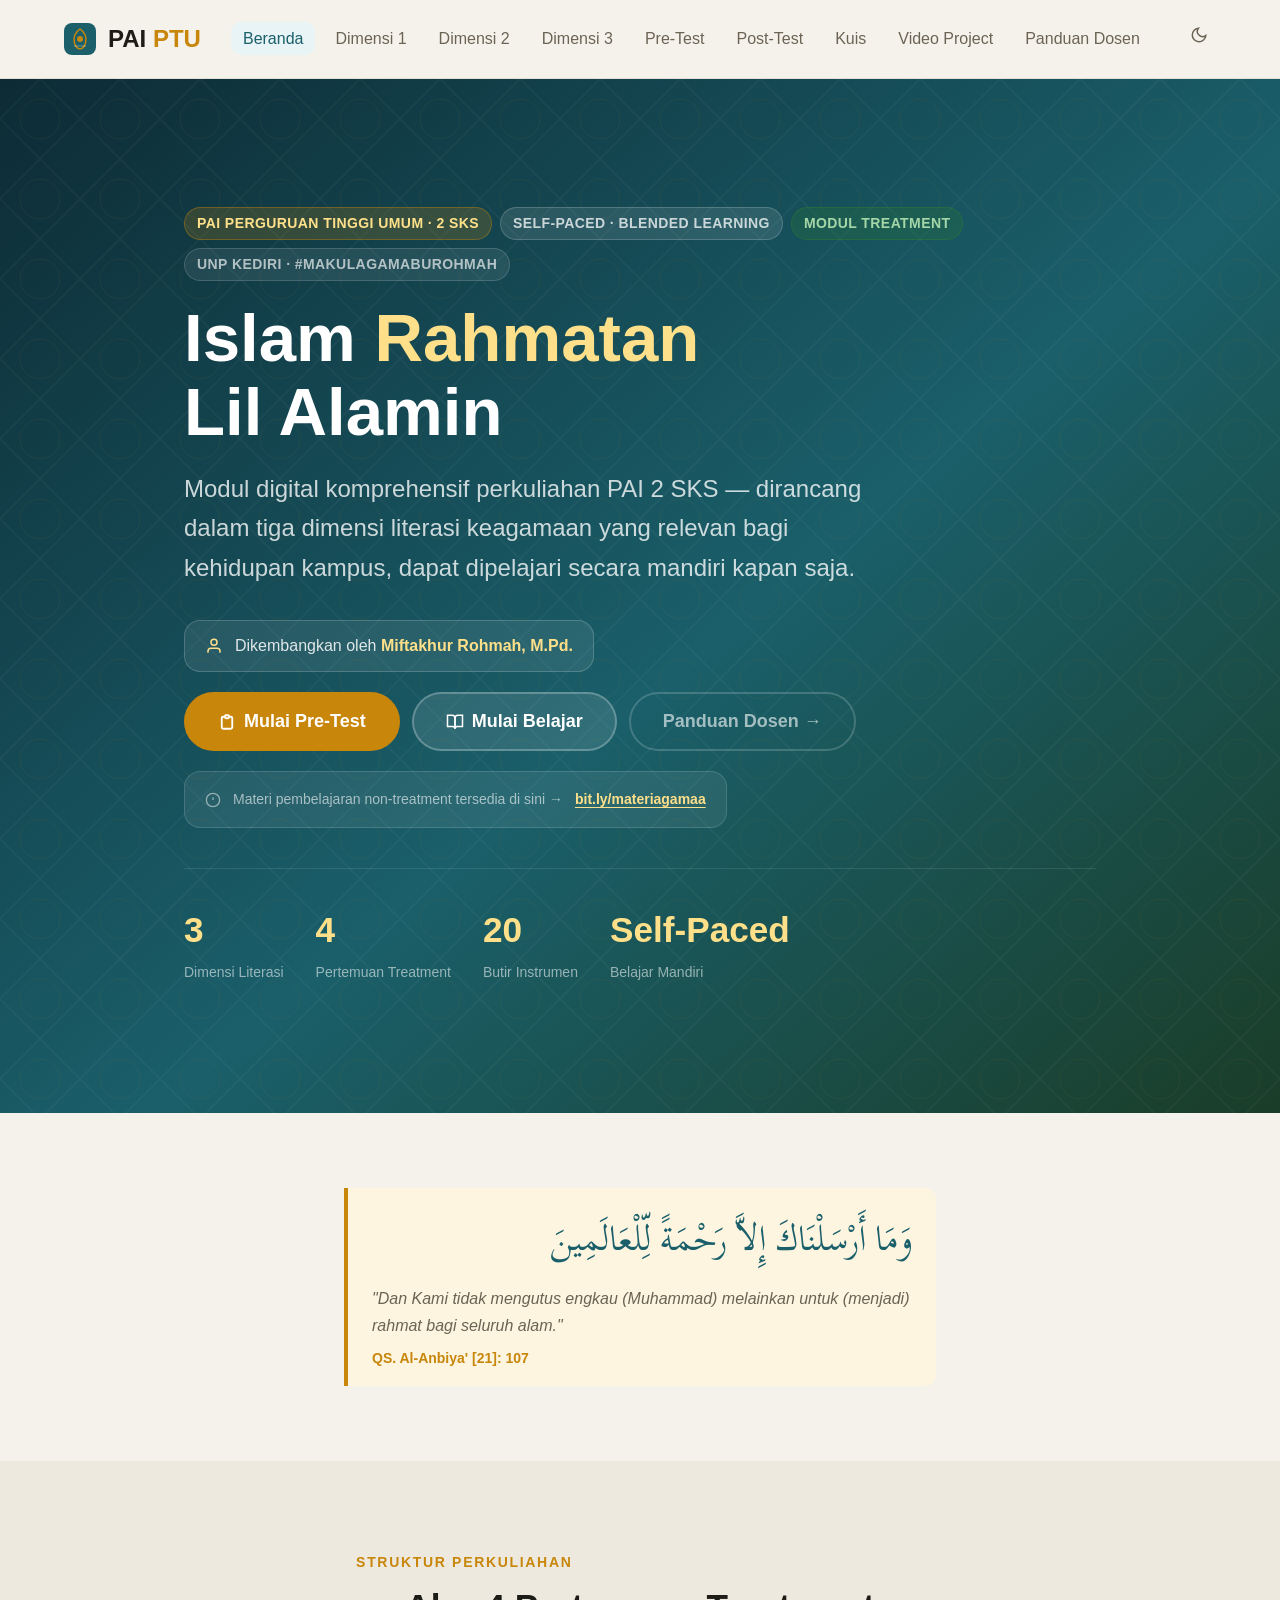
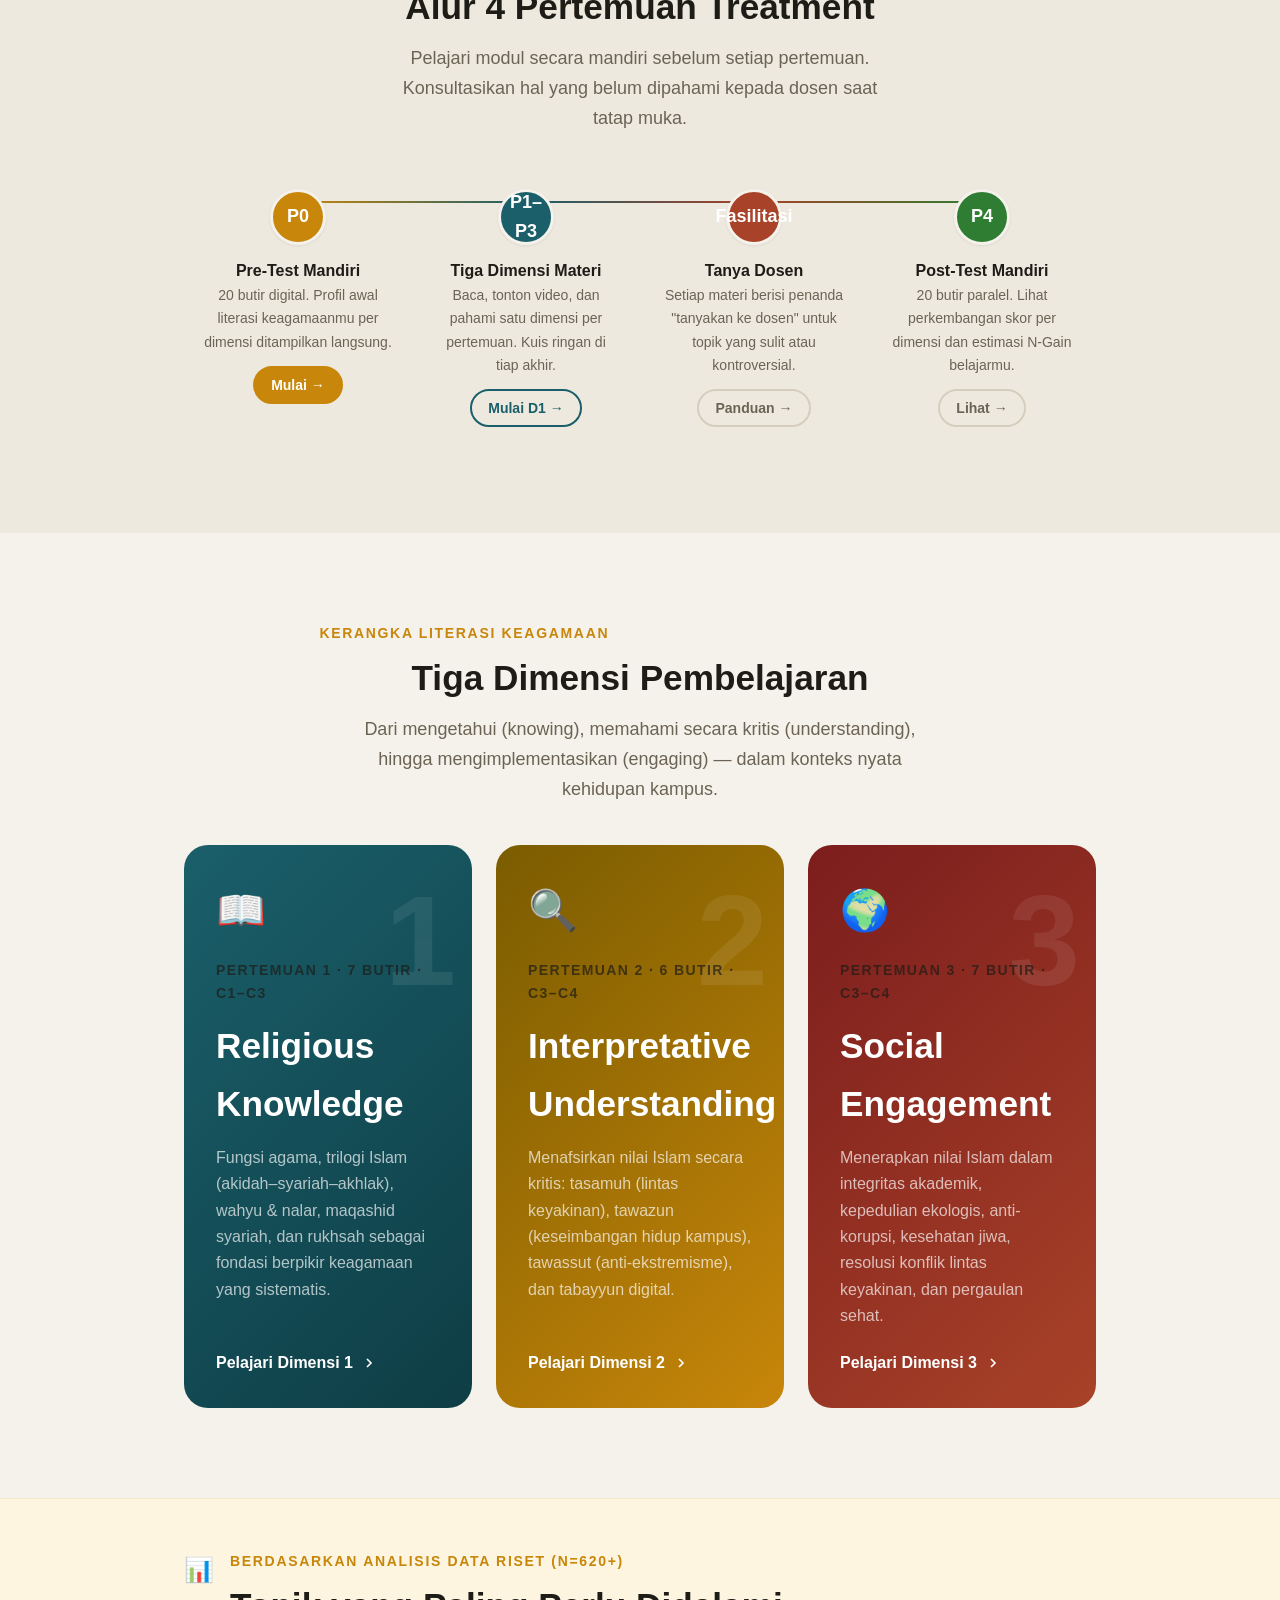
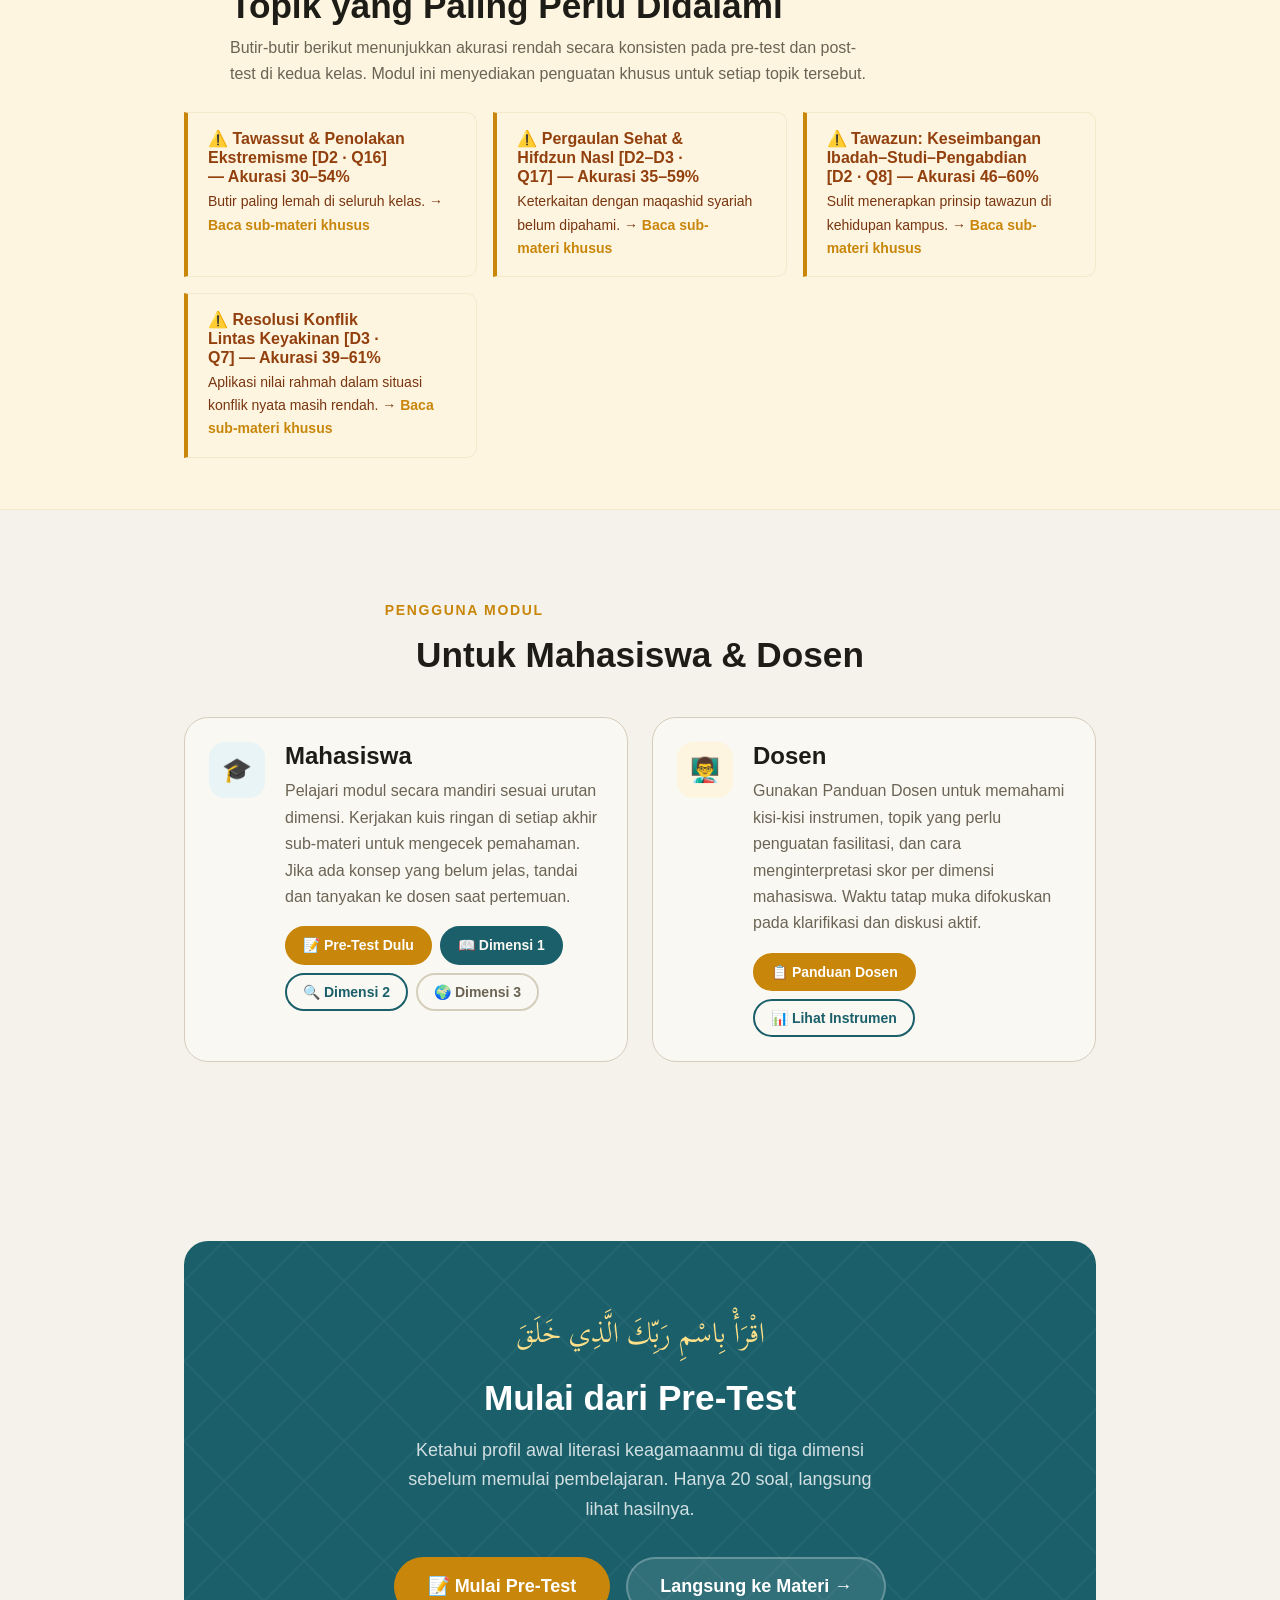
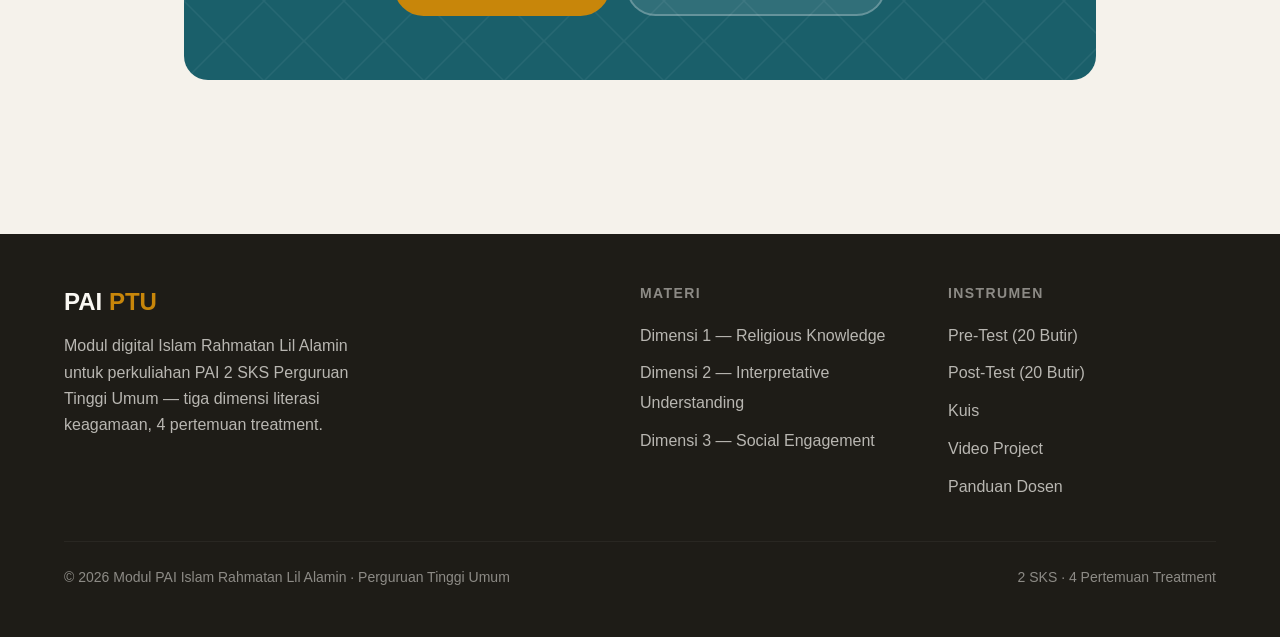
<file: index.html>
<!DOCTYPE html>
<html lang="id" data-theme="light">
<head>
  <meta charset="UTF-8" />
  <meta name="viewport" content="width=device-width, initial-scale=1.0" />
  <title>Islam Rahmatan Lil Alamin — Modul PAI Perguruan Tinggi</title>
  <meta name="description" content="Modul digital PAI untuk Perguruan Tinggi Umum (2 SKS) — Islam Rahmatan Lil Alamin berbasis tiga dimensi literasi keagamaan: Religious Knowledge, Interpretative Understanding, Social Engagement." />
  <link rel="preconnect" href="https://fonts.googleapis.com"/>
  <link rel="preconnect" href="https://fonts.gstatic.com" crossorigin/>
  <link href="https://fonts.googleapis.com/css2?family=Scheherazade+New:wght@400;700&display=swap" rel="stylesheet"/>
  <link href="https://api.fontshare.com/v2/css?f[]=chillax@300,400,500,600,700&f[]=satoshi@300,400,500,700&display=swap" rel="stylesheet"/>
  <link rel="stylesheet" href="css/style.css"/>
  <style>
    /* ── Hero ── */
    .hero-ptu {
      background: linear-gradient(140deg,#0d2b35 0%,#1a5f6a 55%,#1a3d28 100%);
      color:white;
      padding-block: clamp(4rem,10vw,8rem);
      position:relative; overflow:hidden;
    }
    .hero-ptu::before{
      content:''; position:absolute; inset:0;
      background-image:url("data:image/svg+xml,%3Csvg xmlns='http://www.w3.org/2000/svg' width='80' height='80' viewBox='0 0 80 80'%3E%3Cpath d='M40 0L80 40L40 80L0 40Z' fill='none' stroke='rgba(255,255,255,0.04)' stroke-width='1.5'/%3E%3Ccircle cx='40' cy='40' r='20' fill='none' stroke='rgba(200,134,10,0.07)' stroke-width='1'/%3E%3C/svg%3E");
      pointer-events:none;
    }
    .hero-ptu h1{color:white;font-size:var(--text-3xl);margin-bottom:var(--space-5);max-width:16ch;line-height:1.1;}
    .hero-ptu p{color:rgba(255,255,255,0.78);font-size:var(--text-lg);max-width:52ch;margin-bottom:var(--space-8);}
    .hero-stat{display:flex;gap:var(--space-8);flex-wrap:wrap;border-top:1px solid rgba(255,255,255,0.1);padding-top:var(--space-8);margin-top:var(--space-10);}
    .hero-stat-item .num{font-family:var(--font-display);font-size:var(--text-xl);font-weight:700;color:#ffe08a;}
    .hero-stat-item .lbl{font-size:var(--text-xs);color:rgba(255,255,255,0.55);margin-top:2px;}

    /* ── Dimension Cards ── */
    .dim-card{
      border-radius:var(--radius-xl); padding:var(--space-8);
      text-decoration:none; color:inherit;
      display:flex; flex-direction:column;
      transition:transform var(--transition),box-shadow var(--transition);
      position:relative; overflow:hidden; min-height:280px;
    }
    .dim-card:hover{transform:translateY(-5px);box-shadow:var(--shadow-lg);}
    .dim-card__bg-num{
      font-family:var(--font-display);font-size:8rem;font-weight:700;
      opacity:.08;position:absolute;right:var(--space-4);bottom:-var(--space-4);
      line-height:1;pointer-events:none;color:white;
    }
    .dim-card__icon{font-size:2.5rem;margin-bottom:var(--space-4);}
    .dim-card__tag{font-size:var(--text-xs);font-weight:700;letter-spacing:.1em;text-transform:uppercase;margin-bottom:var(--space-3);opacity:.7;}
    .dim-card__title{font-size:var(--text-xl);font-weight:700;margin-bottom:var(--space-3);color:white;}
    .dim-card__desc{font-size:var(--text-sm);opacity:.8;flex:1;color:rgba(255,255,255,.85);}
    .dim-card__cta{margin-top:var(--space-5);font-size:var(--text-sm);font-weight:700;color:white;display:flex;align-items:center;gap:var(--space-2);}
    .dim-card--rk{background:linear-gradient(135deg,#1a5f6a,#0e3d45);}
    .dim-card--iu{background:linear-gradient(135deg,#7a5c00,#c8860a);}
    .dim-card--se{background:linear-gradient(135deg,#7c1d1d,#a84228);}

    /* ── 4-Step flow ── */
    .flow-steps{display:grid;grid-template-columns:repeat(4,1fr);gap:0;position:relative;}
    .flow-steps::before{
      content:'';position:absolute;
      top:28px;left:calc(12.5%);right:calc(12.5%);
      height:2px;
      background:linear-gradient(90deg,var(--color-gold),var(--color-primary),var(--color-secondary),var(--color-success));
      z-index:0;
    }
    @media(max-width:640px){.flow-steps{grid-template-columns:1fr 1fr;}.flow-steps::before{display:none;}}
    .flow-step{display:flex;flex-direction:column;align-items:center;text-align:center;padding:var(--space-4);position:relative;z-index:1;}
    .flow-dot{
      width:56px;height:56px;border-radius:var(--radius-full);
      display:flex;align-items:center;justify-content:center;
      font-weight:700;font-size:var(--text-base);
      border:3px solid var(--color-bg);
      margin-bottom:var(--space-4);
      box-shadow:var(--shadow-sm);
    }
    .flow-step h4{font-size:var(--text-sm);font-weight:700;margin-bottom:var(--space-1);}
    .flow-step p{font-size:var(--text-xs);color:var(--color-text-muted);}

    /* ── Weak-item alerts ── */
    .alert-weak{
      background:var(--color-gold-light);
      border:1px solid var(--color-gold-highlight);
      border-left:4px solid var(--color-gold);
      border-radius:0 var(--radius-md) var(--radius-md) 0;
      padding:var(--space-4) var(--space-5);
    }
    .alert-weak h5{font-size:var(--text-sm);font-weight:700;color:#92400e;margin-bottom:var(--space-1);}
    .alert-weak p{font-size:var(--text-xs);color:#78350f;}

    /* ── Who section ── */
    .who-card{
      display:flex;gap:var(--space-5);align-items:flex-start;
      padding:var(--space-6);background:var(--color-surface);
      border:1px solid var(--color-border);border-radius:var(--radius-xl);
    }
    .who-icon{width:56px;height:56px;border-radius:var(--radius-lg);display:flex;align-items:center;justify-content:center;font-size:1.5rem;flex-shrink:0;}
    .who-card h3{font-size:var(--text-lg);font-weight:700;margin-bottom:var(--space-2);}
    .who-card p{font-size:var(--text-sm);color:var(--color-text-muted);margin-bottom:var(--space-4);}
    .who-links{display:flex;flex-wrap:wrap;gap:var(--space-2);}

    /* CTA */
    .cta-band{
      background:var(--color-primary);
      background-image:url("data:image/svg+xml,%3Csvg xmlns='http://www.w3.org/2000/svg' width='80' height='80' viewBox='0 0 80 80'%3E%3Cpath d='M40 0L80 40L40 80L0 40Z' fill='none' stroke='rgba(255,255,255,0.06)' stroke-width='1.5'/%3E%3C/svg%3E");
      color:white;border-radius:var(--radius-xl);
      padding:clamp(var(--space-10),6vw,var(--space-16));text-align:center;
    }
    .cta-band h2{color:white;font-size:var(--text-xl);margin-bottom:var(--space-4);}
    .cta-band p{color:rgba(255,255,255,.8);max-width:50ch;margin-inline:auto;margin-bottom:var(--space-8);}
  </style>
</head>
<body>

<!-- NAV -->
<header class="site-header">
  <div class="container container--wide">
    <nav class="nav-inner">
      <a href="index.html" class="nav-logo">
        <svg width="32" height="32" viewBox="0 0 32 32" fill="none">
          <rect width="32" height="32" rx="8" fill="#1a5f6a"/>
          <path d="M16 6C16 6 10 10 10 16C10 22 13 26 16 26C19 26 22 22 22 16C22 10 16 6 16 6Z" fill="none" stroke="#c8860a" stroke-width="1.5"/>
          <circle cx="16" cy="16" r="3" fill="#c8860a"/>
          <path d="M10 23h12" stroke="rgba(255,255,255,.35)" stroke-width="1"/>
        </svg>
        <span>PAI <span style="color:var(--color-gold)">PTU</span></span>
      </a>
      <ul class="nav-links" role="list">
        <li><a href="index.html">Beranda</a></li>
        <li><a href="dim1-rk.html">Dimensi 1</a></li>
        <li><a href="dim2-iu.html">Dimensi 2</a></li>
        <li><a href="dim3-se.html">Dimensi 3</a></li>
        <li><a href="pretest.html">Pre-Test</a></li>
        <li><a href="posttest.html">Post-Test</a></li>
        <li><a href="kuis.html">Kuis</a></li>
        <li><a href="video-project.html">Video Project</a></li>
        <li><a href="panduan-dosen.html">Panduan Dosen</a></li>
      </ul>
      <div class="nav-actions">
        <button class="btn-theme" data-theme-toggle aria-label="Toggle tema"></button>
        <button class="nav-mobile-btn" aria-expanded="false">
          <svg width="22" height="22" viewBox="0 0 24 24" fill="none" stroke="currentColor" stroke-width="2"><path d="M3 12h18M3 6h18M3 18h18"/></svg>
        </button>
      </div>
    </nav>
  </div>
</header>

<main>

<!-- ═══ HERO ═══ -->
<section class="hero-ptu">
  <div class="container" style="position:relative;z-index:1;">
    <div style="display:flex;gap:var(--space-2);flex-wrap:wrap;margin-bottom:var(--space-5);">
      <span class="badge" style="background:rgba(200,134,10,.2);color:#ffe08a;border:1px solid rgba(200,134,10,.4);">PAI Perguruan Tinggi Umum · 2 SKS</span>
      <span class="badge" style="background:rgba(255,255,255,.1);color:rgba(255,255,255,.75);border:1px solid rgba(255,255,255,.18);">Self-Paced · Blended Learning</span>
      <span class="badge" style="background:rgba(46,125,50,.25);color:#a5d6a7;border:1px solid rgba(46,125,50,.45);">Modul Treatment</span>
      <span class="badge" style="background:rgba(255,255,255,.08);color:rgba(255,255,255,.65);border:1px solid rgba(255,255,255,.15);">UNP Kediri · #makulagamaburohmah</span>
    </div>
    <h1>Islam <span style="color:#ffe08a;">Rahmatan</span><br>Lil Alamin</h1>
    <p>Modul digital komprehensif perkuliahan PAI 2 SKS — dirancang dalam tiga dimensi literasi keagamaan yang relevan bagi kehidupan kampus, dapat dipelajari secara mandiri kapan saja.</p>
    <div style="display:inline-flex;align-items:center;gap:var(--space-3);background:rgba(255,255,255,.08);border:1px solid rgba(255,255,255,.18);border-radius:var(--radius-lg);padding:var(--space-3) var(--space-5);margin-bottom:var(--space-5);">
      <svg width="18" height="18" viewBox="0 0 24 24" fill="none" stroke="#ffe08a" stroke-width="2"><path d="M20 21v-2a4 4 0 0 0-4-4H8a4 4 0 0 0-4 4v2"/><circle cx="12" cy="7" r="4"/></svg>
      <span style="font-size:var(--text-sm);color:rgba(255,255,255,.85);">Dikembangkan oleh <strong style="color:#ffe08a;">Miftakhur Rohmah, M.Pd.</strong></span>
    </div>
    <div style="display:flex;gap:var(--space-3);flex-wrap:wrap;">
      <a href="pretest.html" class="btn btn--gold btn--lg">
        <svg width="18" height="18" viewBox="0 0 24 24" fill="none" stroke="currentColor" stroke-width="2.5"><path d="M9 5H7a2 2 0 0 0-2 2v12a2 2 0 0 0 2 2h10a2 2 0 0 0 2-2V7a2 2 0 0 0-2-2h-2M9 5a2 2 0 0 0 2 2h2a2 2 0 0 0 2-2M9 5a2 2 0 0 1 2-2h2a2 2 0 0 1 2 2"/></svg>
        Mulai Pre-Test
      </a>
      <a href="dim1-rk.html" class="btn btn--lg" style="background:rgba(255,255,255,.1);color:white;border-color:rgba(255,255,255,.25);">
        <svg width="18" height="18" viewBox="0 0 24 24" fill="none" stroke="currentColor" stroke-width="2"><path d="M2 3h6a4 4 0 0 1 4 4v14a3 3 0 0 0-3-3H2z"/><path d="M22 3h-6a4 4 0 0 0-4 4v14a3 3 0 0 1 3-3h7z"/></svg>
        Mulai Belajar
      </a>
      <a href="panduan-dosen.html" class="btn btn--lg" style="background:transparent;color:rgba(255,255,255,.6);border-color:rgba(255,255,255,.18);">Panduan Dosen →</a>

    </div>
    <!-- Kelas kontrol notice -->
    <div style="margin-top:var(--space-5);padding:var(--space-4) var(--space-5);background:rgba(255,255,255,.07);border:1px solid rgba(255,255,255,.14);border-radius:var(--radius-lg);display:inline-flex;align-items:center;gap:var(--space-3);flex-wrap:wrap;">
      <svg width="16" height="16" viewBox="0 0 24 24" fill="none" stroke="rgba(255,255,255,.5)" stroke-width="2"><circle cx="12" cy="12" r="10"/><line x1="12" y1="8" x2="12" y2="12"/><line x1="12" y1="16" x2="12.01" y2="16"/></svg>
      <span style="font-size:var(--text-xs);color:rgba(255,255,255,.6);">Materi pembelajaran non-treatment tersedia di sini →</span>
      <a href="https://bit.ly/materiagamaa" target="_blank" rel="noopener" style="font-size:var(--text-xs);font-weight:700;color:#ffe08a;text-decoration:underline;text-underline-offset:3px;">bit.ly/materiagamaa</a>
    </div>
    <div class="hero-stat">
      <div class="hero-stat-item"><div class="num">3</div><div class="lbl">Dimensi Literasi</div></div>
      <div class="hero-stat-item"><div class="num">4</div><div class="lbl">Pertemuan Treatment</div></div>
      <div class="hero-stat-item"><div class="num">20</div><div class="lbl">Butir Instrumen</div></div>
      <div class="hero-stat-item"><div class="num">Self-Paced</div><div class="lbl">Belajar Mandiri</div></div>
    </div>
  </div>
</section>

<!-- ═══ QUOTE ═══ -->
<section class="section--sm">
  <div class="container container--narrow">
    <div class="quote-block reveal">
      <p class="ayat">وَمَا أَرْسَلْنَاكَ إِلَّا رَحْمَةً لِّلْعَالَمِينَ</p>
      <p class="terjemah">"Dan Kami tidak mengutus engkau (Muhammad) melainkan untuk (menjadi) rahmat bagi seluruh alam."</p>
      <p class="sumber">QS. Al-Anbiya' [21]: 107</p>
    </div>
  </div>
</section>

<!-- ═══ ALUR 4 PERTEMUAN ═══ -->
<section class="section" style="background:var(--color-surface-offset);">
  <div class="container">
    <div class="text-center reveal" style="margin-bottom:var(--space-10);">
      <p class="section-label">Struktur Perkuliahan</p>
      <h2 class="section-title">Alur 4 Pertemuan Treatment</h2>
      <p class="section-subtitle" style="margin-inline:auto;">Pelajari modul secara mandiri sebelum setiap pertemuan. Konsultasikan hal yang belum dipahami kepada dosen saat tatap muka.</p>
    </div>
    <div class="flow-steps reveal">
      <div class="flow-step">
        <div class="flow-dot" style="background:var(--color-gold);color:white;">P0</div>
        <h4>Pre-Test Mandiri</h4>
        <p>20 butir digital. Profil awal literasi keagamaanmu per dimensi ditampilkan langsung.</p>
        <a href="pretest.html" class="btn btn--gold btn--sm" style="margin-top:var(--space-3);">Mulai →</a>
      </div>
      <div class="flow-step">
        <div class="flow-dot" style="background:var(--color-primary);color:white;">P1–P3</div>
        <h4>Tiga Dimensi Materi</h4>
        <p>Baca, tonton video, dan pahami satu dimensi per pertemuan. Kuis ringan di tiap akhir.</p>
        <a href="dim1-rk.html" class="btn btn--outline btn--sm" style="margin-top:var(--space-3);">Mulai D1 →</a>
      </div>
      <div class="flow-step">
        <div class="flow-dot" style="background:var(--color-secondary);color:white;">Fasilitasi</div>
        <h4>Tanya Dosen</h4>
        <p>Setiap materi berisi penanda "tanyakan ke dosen" untuk topik yang sulit atau kontroversial.</p>
        <a href="panduan-dosen.html" class="btn btn--ghost btn--sm" style="margin-top:var(--space-3);">Panduan →</a>
      </div>
      <div class="flow-step">
        <div class="flow-dot" style="background:var(--color-success);color:white;">P4</div>
        <h4>Post-Test Mandiri</h4>
        <p>20 butir paralel. Lihat perkembangan skor per dimensi dan estimasi N-Gain belajarmu.</p>
        <a href="posttest.html" class="btn btn--ghost btn--sm" style="margin-top:var(--space-3);">Lihat →</a>
      </div>
    </div>
  </div>
</section>

<!-- ═══ TIGA DIMENSI ═══ -->
<section class="section" id="dimensi">
  <div class="container">
    <div class="text-center reveal" style="margin-bottom:var(--space-10);">
      <p class="section-label">Kerangka Literasi Keagamaan</p>
      <h2 class="section-title">Tiga Dimensi Pembelajaran</h2>
      <p class="section-subtitle" style="margin-inline:auto;">Dari mengetahui (knowing), memahami secara kritis (understanding), hingga mengimplementasikan (engaging) — dalam konteks nyata kehidupan kampus.</p>
    </div>
    <div class="grid-3 reveal">
      <a href="dim1-rk.html" class="dim-card dim-card--rk">
        <div class="dim-card__bg-num">1</div>
        <div class="dim-card__icon">📖</div>
        <div class="dim-card__tag">Pertemuan 1 · 7 butir · C1–C3</div>
        <div class="dim-card__title">Religious Knowledge</div>
        <div class="dim-card__desc">Fungsi agama, trilogi Islam (akidah–syariah–akhlak), wahyu & nalar, maqashid syariah, dan rukhsah sebagai fondasi berpikir keagamaan yang sistematis.</div>
        <div class="dim-card__cta">Pelajari Dimensi 1 <svg width="16" height="16" viewBox="0 0 24 24" fill="none" stroke="currentColor" stroke-width="2.5"><path d="M9 18l6-6-6-6"/></svg></div>
      </a>
      <a href="dim2-iu.html" class="dim-card dim-card--iu">
        <div class="dim-card__bg-num">2</div>
        <div class="dim-card__icon">🔍</div>
        <div class="dim-card__tag">Pertemuan 2 · 6 butir · C3–C4</div>
        <div class="dim-card__title">Interpretative Understanding</div>
        <div class="dim-card__desc">Menafsirkan nilai Islam secara kritis: tasamuh (lintas keyakinan), tawazun (keseimbangan hidup kampus), tawassut (anti-ekstremisme), dan tabayyun digital.</div>
        <div class="dim-card__cta">Pelajari Dimensi 2 <svg width="16" height="16" viewBox="0 0 24 24" fill="none" stroke="currentColor" stroke-width="2.5"><path d="M9 18l6-6-6-6"/></svg></div>
      </a>
      <a href="dim3-se.html" class="dim-card dim-card--se">
        <div class="dim-card__bg-num">3</div>
        <div class="dim-card__icon">🌍</div>
        <div class="dim-card__tag">Pertemuan 3 · 7 butir · C3–C4</div>
        <div class="dim-card__title">Social Engagement</div>
        <div class="dim-card__desc">Menerapkan nilai Islam dalam integritas akademik, kepedulian ekologis, anti-korupsi, kesehatan jiwa, resolusi konflik lintas keyakinan, dan pergaulan sehat.</div>
        <div class="dim-card__cta">Pelajari Dimensi 3 <svg width="16" height="16" viewBox="0 0 24 24" fill="none" stroke="currentColor" stroke-width="2.5"><path d="M9 18l6-6-6-6"/></svg></div>
      </a>
    </div>
  </div>
</section>

<!-- ═══ PENGUATAN BUTIR LEMAH ═══ -->
<section class="section--sm" style="background:var(--color-gold-light);border-block:1px solid var(--color-gold-highlight);">
  <div class="container reveal">
    <div style="display:flex;align-items:flex-start;gap:var(--space-4);margin-bottom:var(--space-6);">
      <div style="font-size:1.5rem;flex-shrink:0;">📊</div>
      <div>
        <p class="section-label" style="color:var(--color-gold);">Berdasarkan Analisis Data Riset (N=620+)</p>
        <h2 class="section-title" style="margin-bottom:var(--space-2);">Topik yang Paling Perlu Didalami</h2>
        <p style="font-size:var(--text-sm);color:var(--color-text-muted);">Butir-butir berikut menunjukkan akurasi rendah secara konsisten pada pre-test dan post-test di kedua kelas. Modul ini menyediakan penguatan khusus untuk setiap topik tersebut.</p>
      </div>
    </div>
    <div class="grid-2" style="gap:var(--space-4);">
      <div class="alert-weak">
        <h5>⚠️ Tawassut & Penolakan Ekstremisme [D2 · Q16] — Akurasi 30–54%</h5>
        <p>Butir paling lemah di seluruh kelas. → <a href="dim2-iu.html#tawassut" style="color:var(--color-gold);font-weight:700;">Baca sub-materi khusus</a></p>
      </div>
      <div class="alert-weak">
        <h5>⚠️ Pergaulan Sehat & Hifdzun Nasl [D2–D3 · Q17] — Akurasi 35–59%</h5>
        <p>Keterkaitan dengan maqashid syariah belum dipahami. → <a href="dim3-se.html#hifdz-nasl" style="color:var(--color-gold);font-weight:700;">Baca sub-materi khusus</a></p>
      </div>
      <div class="alert-weak">
        <h5>⚠️ Tawazun: Keseimbangan Ibadah–Studi–Pengabdian [D2 · Q8] — Akurasi 46–60%</h5>
        <p>Sulit menerapkan prinsip tawazun di kehidupan kampus. → <a href="dim2-iu.html#tawazun" style="color:var(--color-gold);font-weight:700;">Baca sub-materi khusus</a></p>
      </div>
      <div class="alert-weak">
        <h5>⚠️ Resolusi Konflik Lintas Keyakinan [D3 · Q7] — Akurasi 39–61%</h5>
        <p>Aplikasi nilai rahmah dalam situasi konflik nyata masih rendah. → <a href="dim3-se.html#resolusi-konflik" style="color:var(--color-gold);font-weight:700;">Baca sub-materi khusus</a></p>
      </div>
    </div>
  </div>
</section>

<!-- ═══ UNTUK SIAPA ═══ -->
<section class="section">
  <div class="container">
    <div class="text-center reveal" style="margin-bottom:var(--space-10);">
      <p class="section-label">Pengguna Modul</p>
      <h2 class="section-title">Untuk Mahasiswa &amp; Dosen</h2>
    </div>
    <div class="grid-2 reveal">
      <div class="who-card">
        <div class="who-icon" style="background:var(--color-primary-light);color:var(--color-primary);">🎓</div>
        <div>
          <h3>Mahasiswa</h3>
          <p>Pelajari modul secara mandiri sesuai urutan dimensi. Kerjakan kuis ringan di setiap akhir sub-materi untuk mengecek pemahaman. Jika ada konsep yang belum jelas, tandai dan tanyakan ke dosen saat pertemuan.</p>
          <div class="who-links">
            <a href="pretest.html" class="btn btn--gold btn--sm">📝 Pre-Test Dulu</a>
            <a href="dim1-rk.html" class="btn btn--primary btn--sm">📖 Dimensi 1</a>
            <a href="dim2-iu.html" class="btn btn--outline btn--sm">🔍 Dimensi 2</a>
            <a href="dim3-se.html" class="btn btn--ghost btn--sm">🌍 Dimensi 3</a>
          </div>
        </div>
      </div>
      <div class="who-card">
        <div class="who-icon" style="background:var(--color-gold-light);color:var(--color-gold);">👨‍🏫</div>
        <div>
          <h3>Dosen</h3>
          <p>Gunakan Panduan Dosen untuk memahami kisi-kisi instrumen, topik yang perlu penguatan fasilitasi, dan cara menginterpretasi skor per dimensi mahasiswa. Waktu tatap muka difokuskan pada klarifikasi dan diskusi aktif.</p>
          <div class="who-links">
            <a href="panduan-dosen.html" class="btn btn--gold btn--sm">📋 Panduan Dosen</a>
            <a href="pretest.html" class="btn btn--outline btn--sm">📊 Lihat Instrumen</a>
          </div>
        </div>
      </div>
    </div>
  </div>
</section>

<!-- ═══ CTA ═══ -->
<section class="section">
  <div class="container">
    <div class="cta-band reveal">
      <p style="font-family:'Scheherazade New',serif;font-size:1.75rem;color:#ffe08a;margin-bottom:var(--space-4);direction:rtl;line-height:2;">اقْرَأْ بِاسْمِ رَبِّكَ الَّذِي خَلَقَ</p>
      <h2>Mulai dari Pre-Test</h2>
      <p>Ketahui profil awal literasi keagamaanmu di tiga dimensi sebelum memulai pembelajaran. Hanya 20 soal, langsung lihat hasilnya.</p>
      <div style="display:flex;gap:var(--space-4);justify-content:center;flex-wrap:wrap;">
        <a href="pretest.html" class="btn btn--gold btn--lg">📝 Mulai Pre-Test</a>
        <a href="dim1-rk.html" class="btn btn--lg" style="background:rgba(255,255,255,.1);color:white;border-color:rgba(255,255,255,.25);">Langsung ke Materi →</a>
      </div>
    </div>
  </div>
</section>

</main>

<footer class="site-footer">
  <div class="container container--wide">
    <div class="footer-inner">
      <div>
        <div class="footer-logo">PAI <span style="color:var(--color-gold)">PTU</span></div>
        <p class="footer-desc">Modul digital Islam Rahmatan Lil Alamin untuk perkuliahan PAI 2 SKS Perguruan Tinggi Umum — tiga dimensi literasi keagamaan, 4 pertemuan treatment.</p>

      </div>
      <div>
        <p class="footer-heading">Materi</p>
        <ul class="footer-links" role="list">
          <li><a href="dim1-rk.html">Dimensi 1 — Religious Knowledge</a></li>
          <li><a href="dim2-iu.html">Dimensi 2 — Interpretative Understanding</a></li>
          <li><a href="dim3-se.html">Dimensi 3 — Social Engagement</a></li>
        </ul>
      </div>
      <div>
        <p class="footer-heading">Instrumen</p>
        <ul class="footer-links" role="list">
          <li><a href="pretest.html">Pre-Test (20 Butir)</a></li>
          <li><a href="posttest.html">Post-Test (20 Butir)</a></li>
          <li><a href="kuis.html">Kuis</a></li>
        <li><a href="video-project.html">Video Project</a></li>
        <li><a href="panduan-dosen.html">Panduan Dosen</a></li>
        </ul>
      </div>
    </div>
    <div class="footer-bottom">
      <span>© 2026 Modul PAI Islam Rahmatan Lil Alamin · Perguruan Tinggi Umum</span>
      <span>2 SKS · 4 Pertemuan Treatment</span>
    </div>
  </div>
</footer>

<script src="js/main.js"></script>
<script data-pplx-inline-edit>
(function(){
  if(window===window.top)return;
  function inlineAll(orig,clone){
    if(orig.nodeType!==1)return;
    try{
      var cs=getComputedStyle(orig);
      var t='';
      for(var i=0;i<cs.length;i++){t+=cs[i]+':'+cs.getPropertyValue(cs[i])+';';}
      clone.style.cssText=t;
    }catch(e){}
    var oc=orig.children,cc=clone.children;
    for(var j=0;j<oc.length&&j<cc.length;j++){inlineAll(oc[j],cc[j]);}
  }
  function stripExternal(clone){
    var imgs=clone.querySelectorAll('img');
    for(var i=0;i<imgs.length;i++){
      var s=imgs[i].getAttribute('src');
      if(s&&!s.startsWith('data:'))imgs[i].removeAttribute('src');
    }
    var all=clone.querySelectorAll('*');
    for(var i=0;i<all.length;i++){
      var st=all[i].style.cssText;
      if(st&&st.indexOf('url(')>=0){
        all[i].style.cssText=st.replace(/url\(["']?(?!data:)[^)"']*["']?\)/gi,'none');
      }
    }
  }
  var scrollRaf=0;
  function emitScroll(){
    scrollRaf=0;
    var x=window.scrollX||window.pageXOffset||0;
    var y=window.scrollY||window.pageYOffset||0;
    window.parent.postMessage({type:'INLINE_EDIT_SCROLL',scrollX:x,scrollY:y},'*');
  }
  window.addEventListener('scroll',function(){
    if(scrollRaf)return;
    scrollRaf=requestAnimationFrame(emitScroll);
  },{passive:true,capture:true});
  emitScroll();
  window.addEventListener('message',function(e){
    if(!e.data||e.data.type!=='INLINE_EDIT_CAPTURE_REQUEST')return;
    var scrollX=window.scrollX||window.pageXOffset||0;
    var scrollY=window.scrollY||window.pageYOffset||0;
    var w=window.innerWidth,h=window.innerHeight;
    try{
      var clone=document.documentElement.cloneNode(true);
      var rm=clone.querySelectorAll('script,link[rel="stylesheet"],style');
      for(var i=0;i<rm.length;i++){rm[i].remove();}
      inlineAll(document.documentElement,clone);
      stripExternal(clone);
      var html=new XMLSerializer().serializeToString(clone);
      var svg='<svg xmlns="http://www.w3.org/2000/svg" width="'+w+'" height="'+h+'">'
        +'<foreignObject width="100%" height="100%">'
        +'<div xmlns="http://www.w3.org/1999/xhtml" style="width:'+w+'px;height:'+h+'px;overflow:hidden">'
        +'<div style="transform:translate(-'+scrollX+'px,-'+scrollY+'px);transform-origin:top left">'
        +html+'</div></div></foreignObject></svg>';
      var svgUrl='data:image/svg+xml;charset=utf-8,'+encodeURIComponent(svg);
      var img=new Image();
      img.onload=function(){
        var c=document.createElement('canvas');c.width=w;c.height=h;
        c.getContext('2d').drawImage(img,0,0);
        window.parent.postMessage({type:'INLINE_EDIT_SCREENSHOT_RESULT',dataUrl:c.toDataURL('image/png'),scrollX:scrollX,scrollY:scrollY},'*');
      };
      img.onerror=function(){
        window.parent.postMessage({type:'INLINE_EDIT_SCREENSHOT_RESULT',dataUrl:null,scrollX:scrollX,scrollY:scrollY},'*');
      };
      img.src=svgUrl;
    }catch(err){
      window.parent.postMessage({type:'INLINE_EDIT_SCREENSHOT_RESULT',dataUrl:null,scrollX:scrollX,scrollY:scrollY},'*');
    }
  });
})();
</script></body>
</html>
</file>
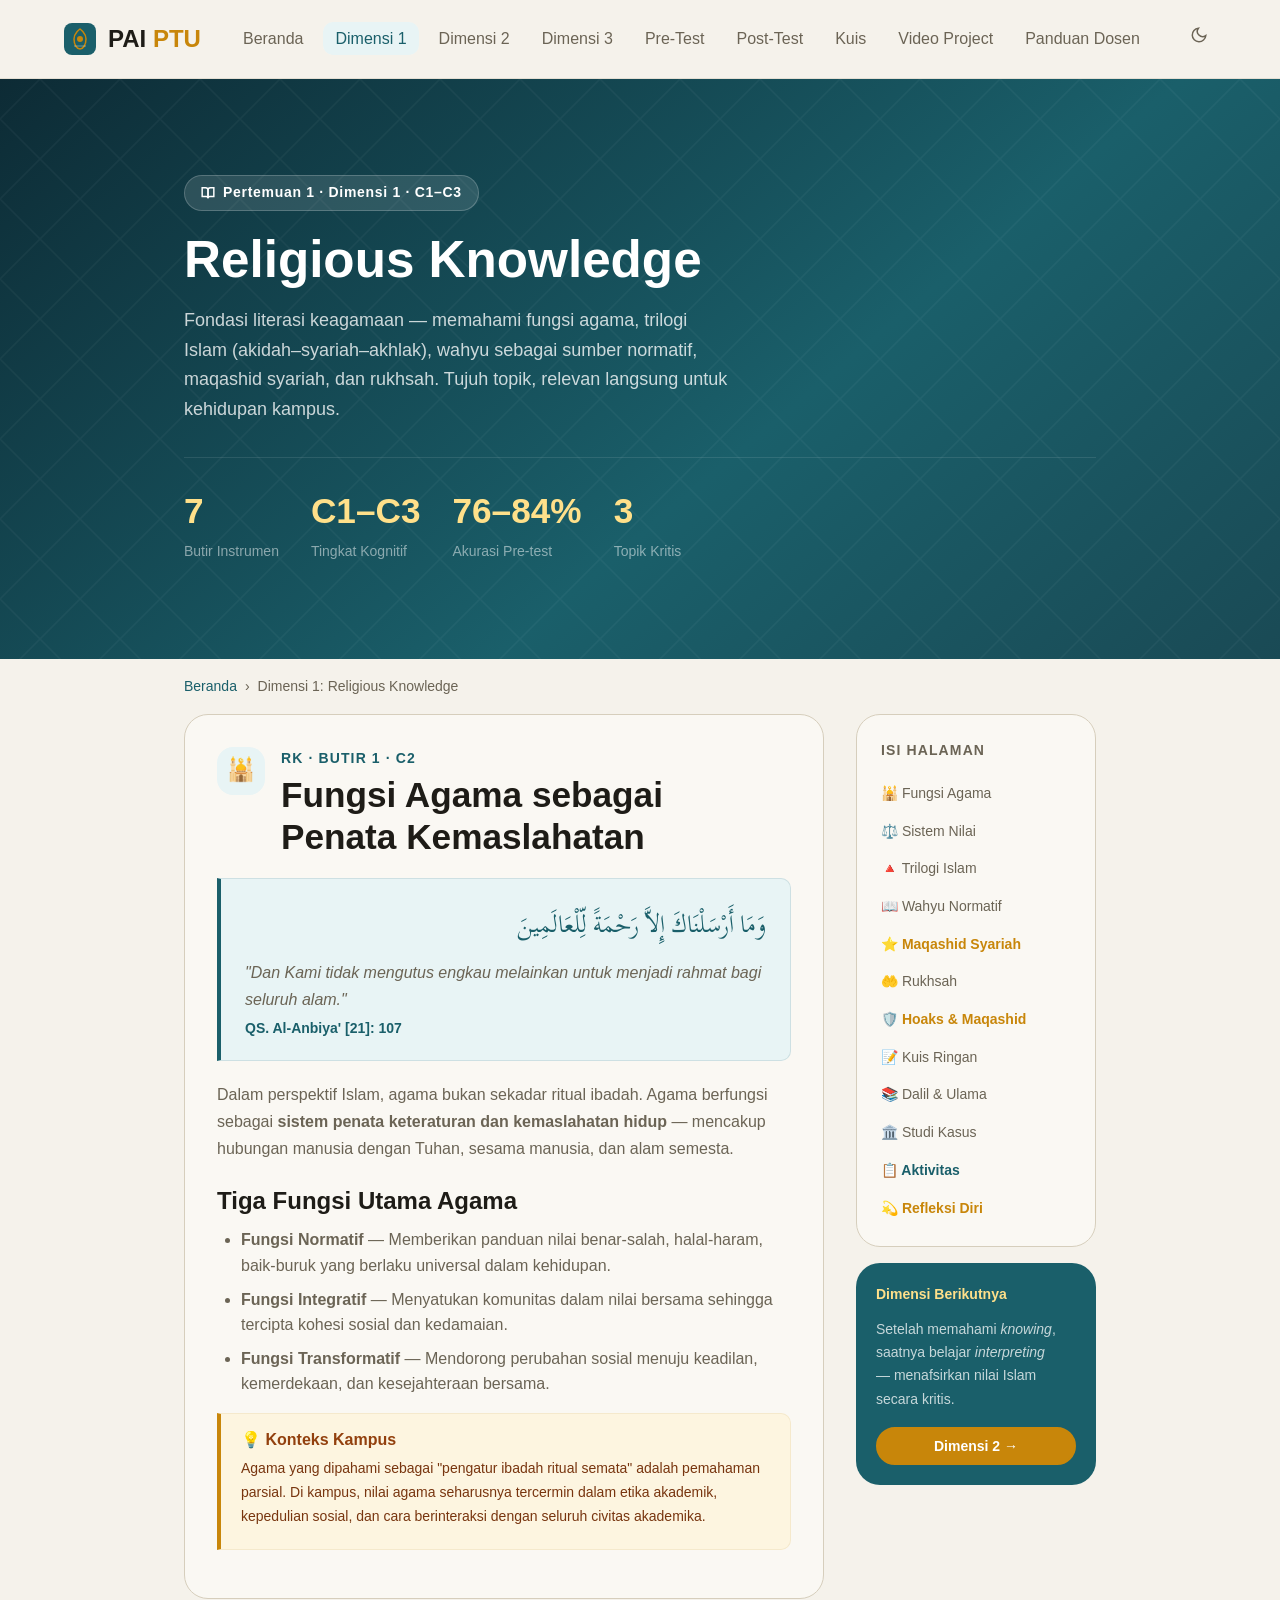
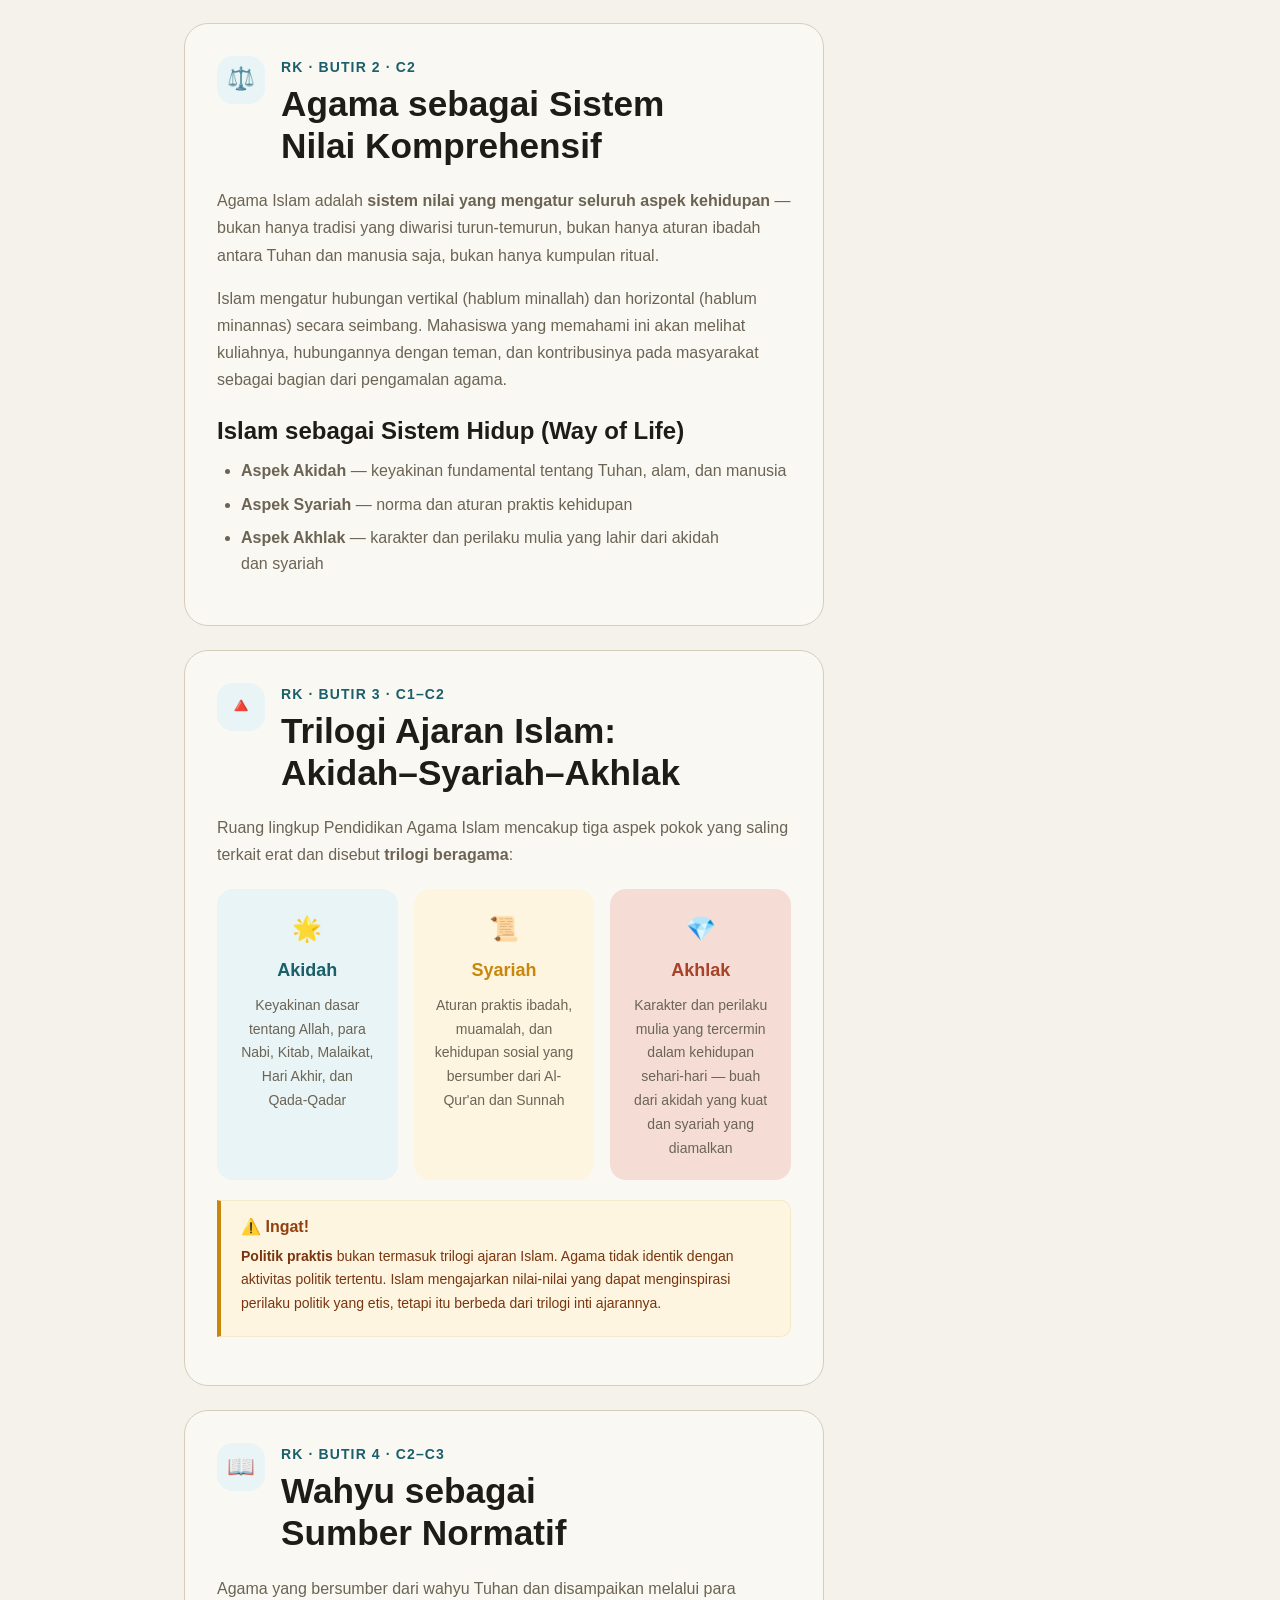
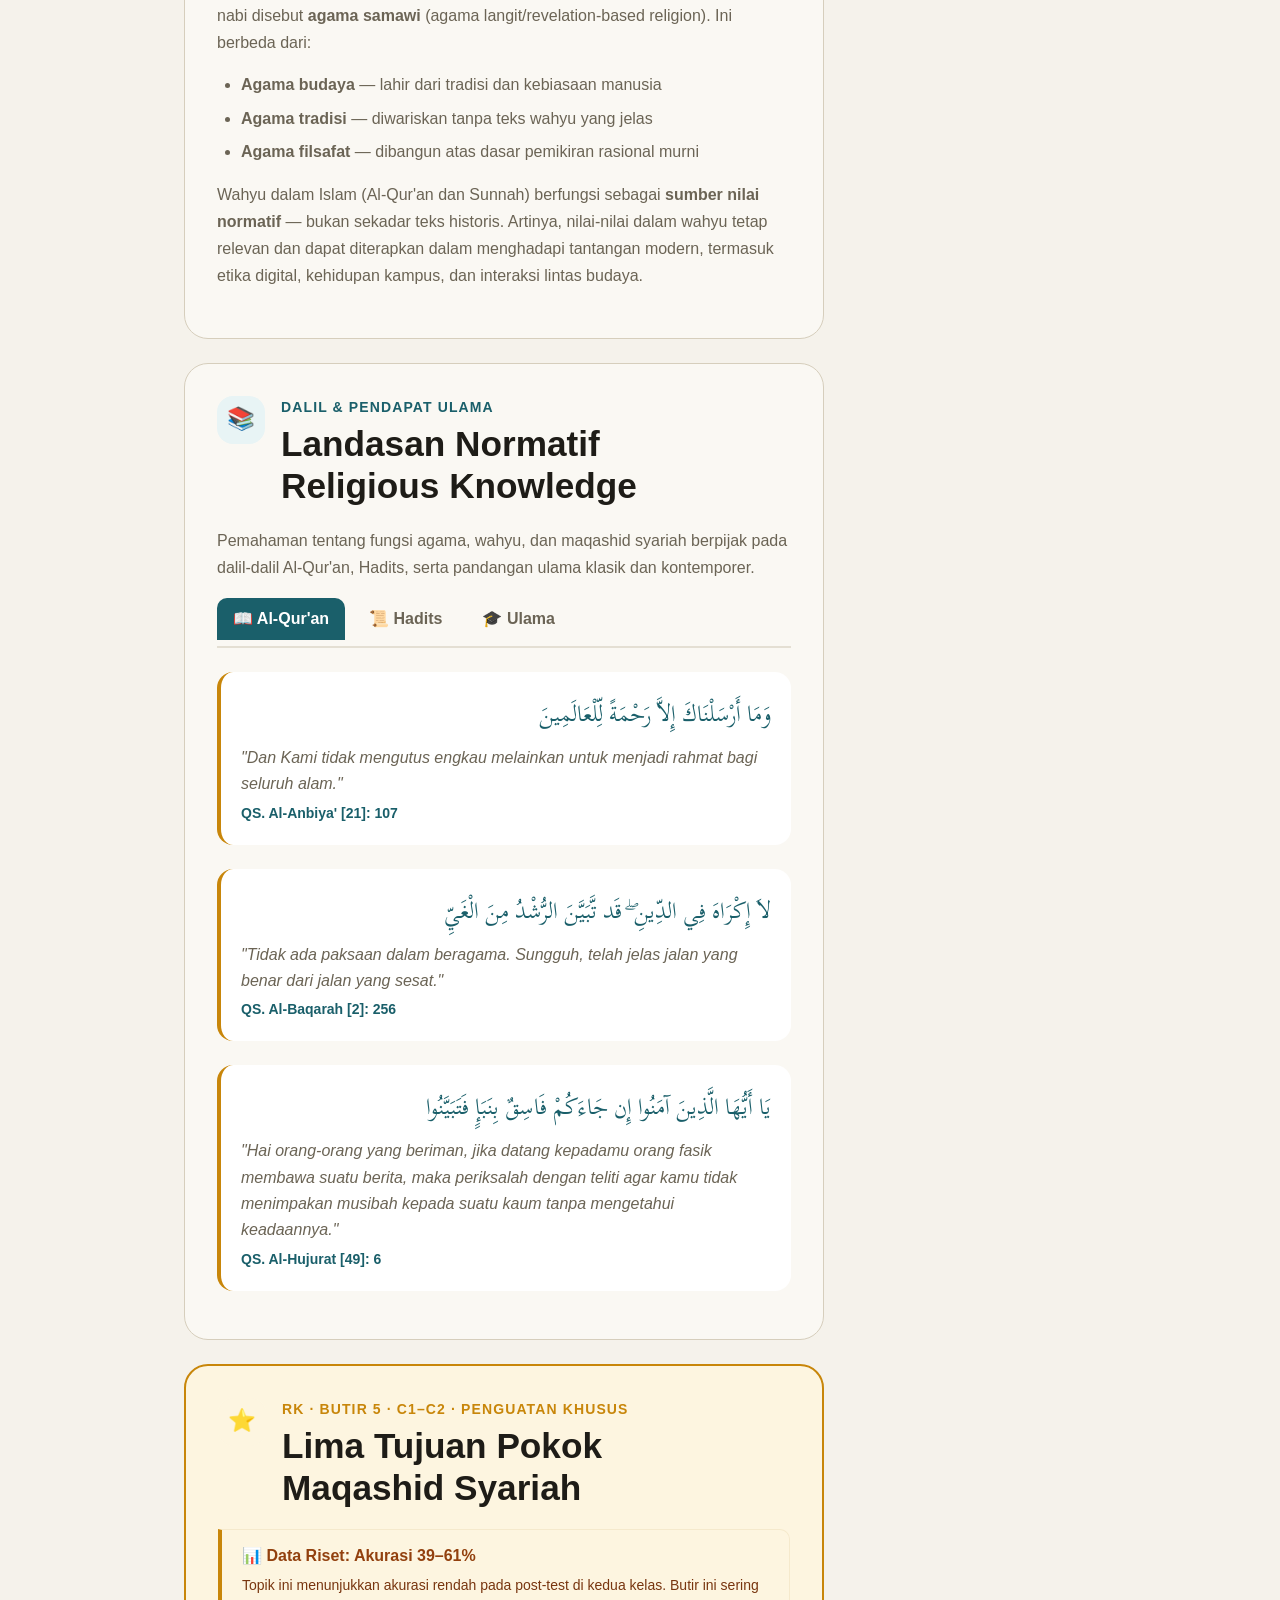
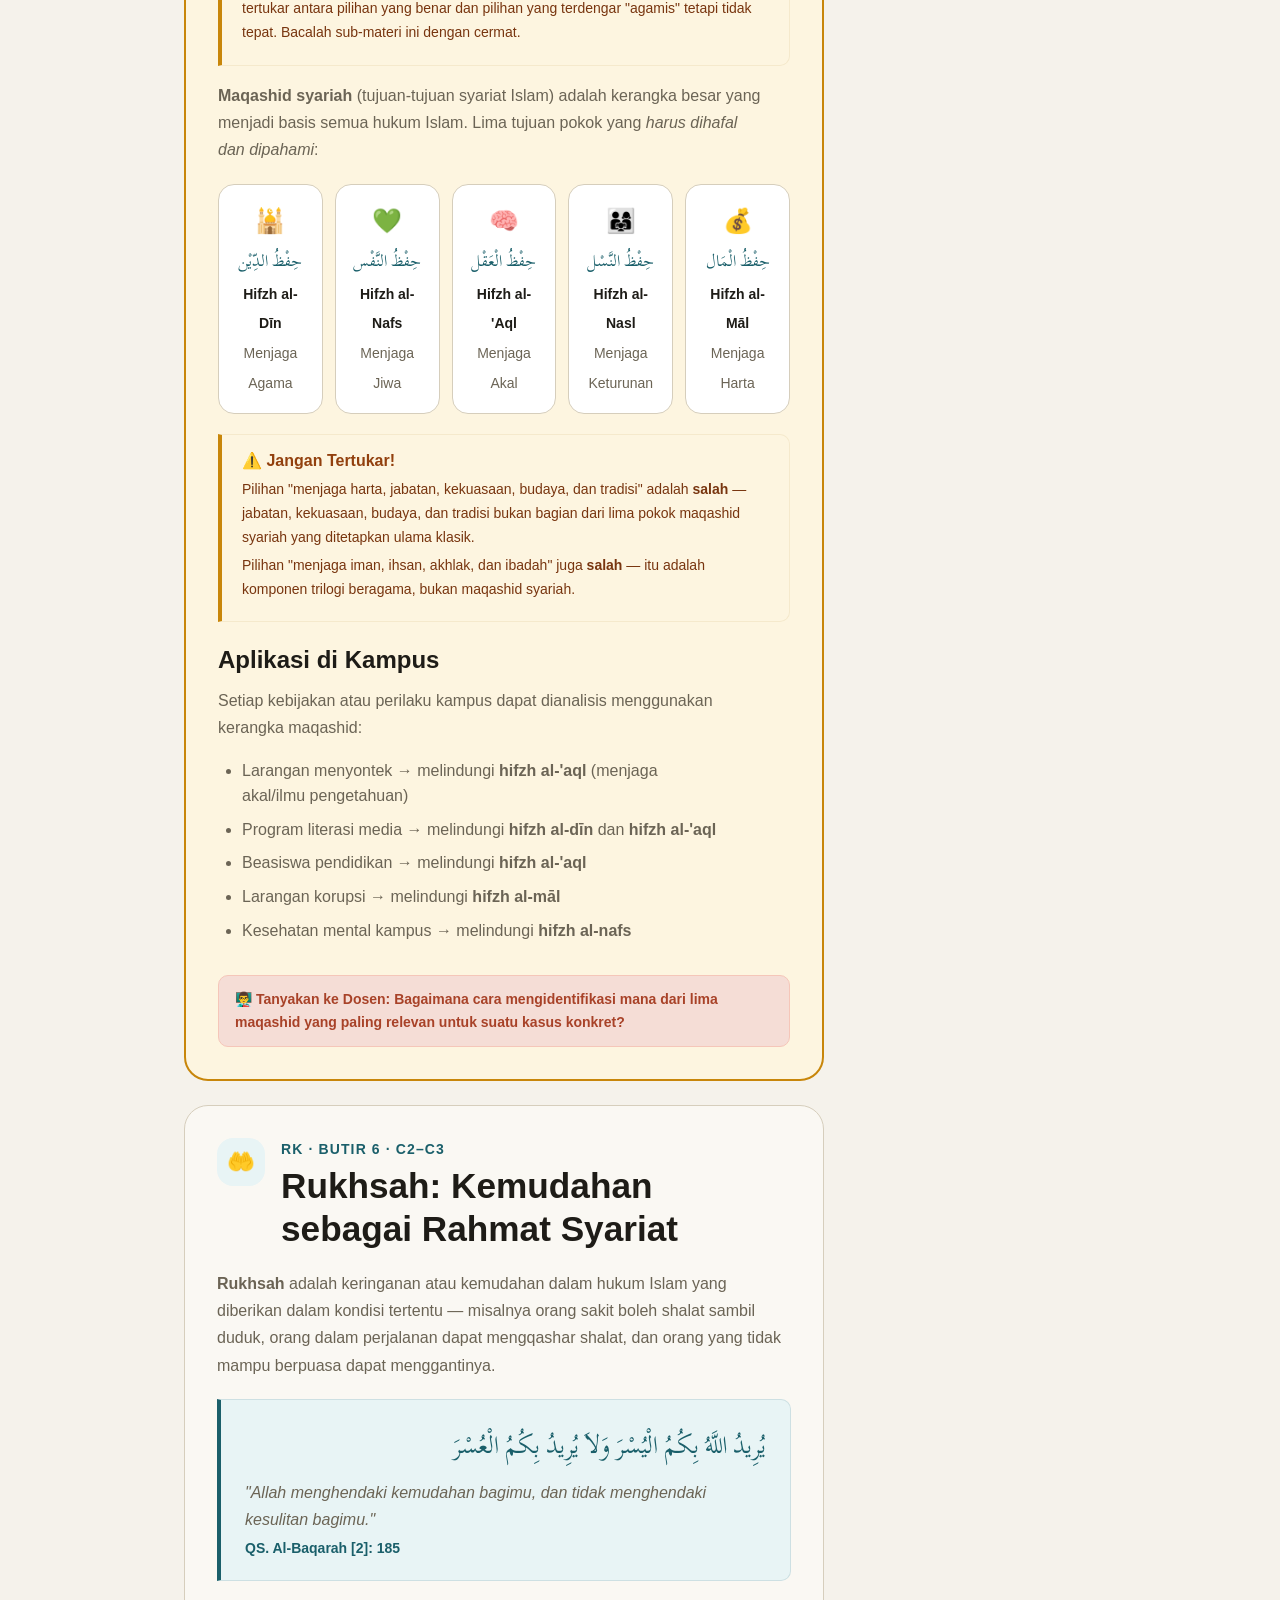
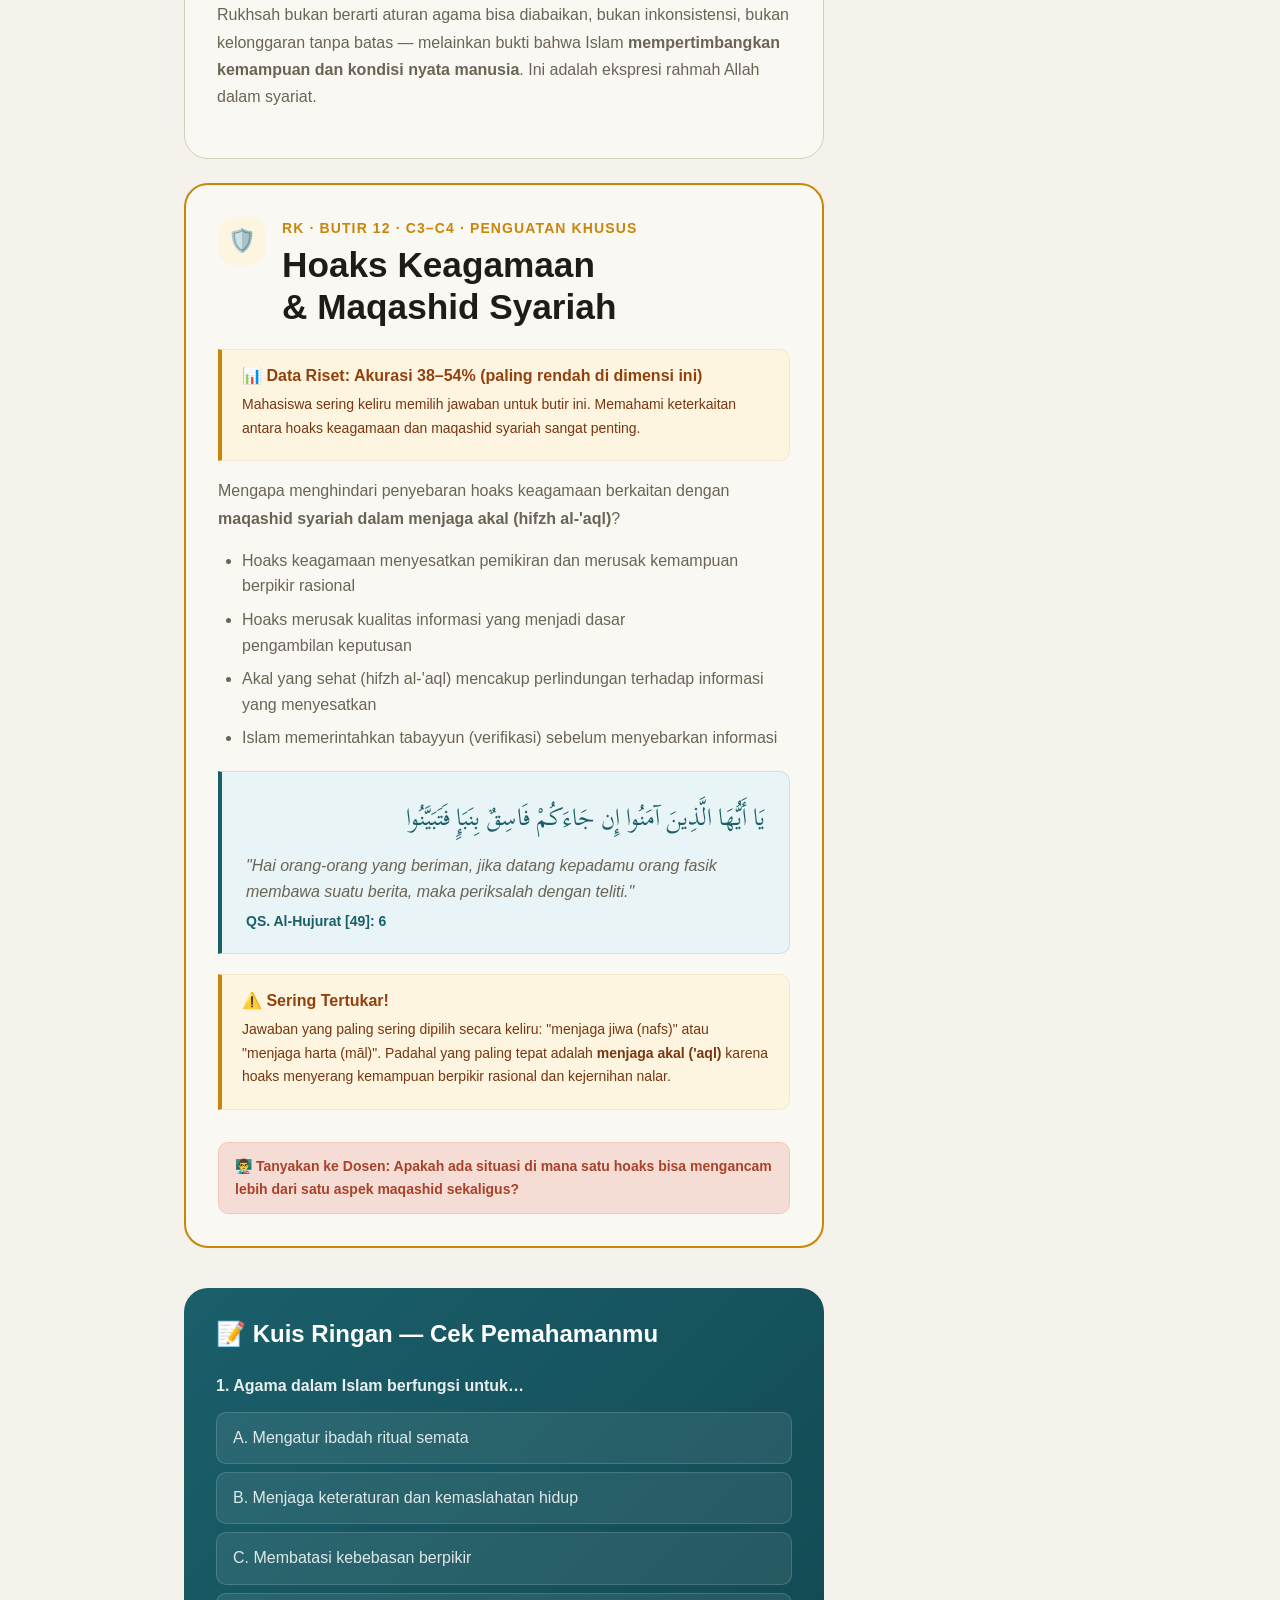
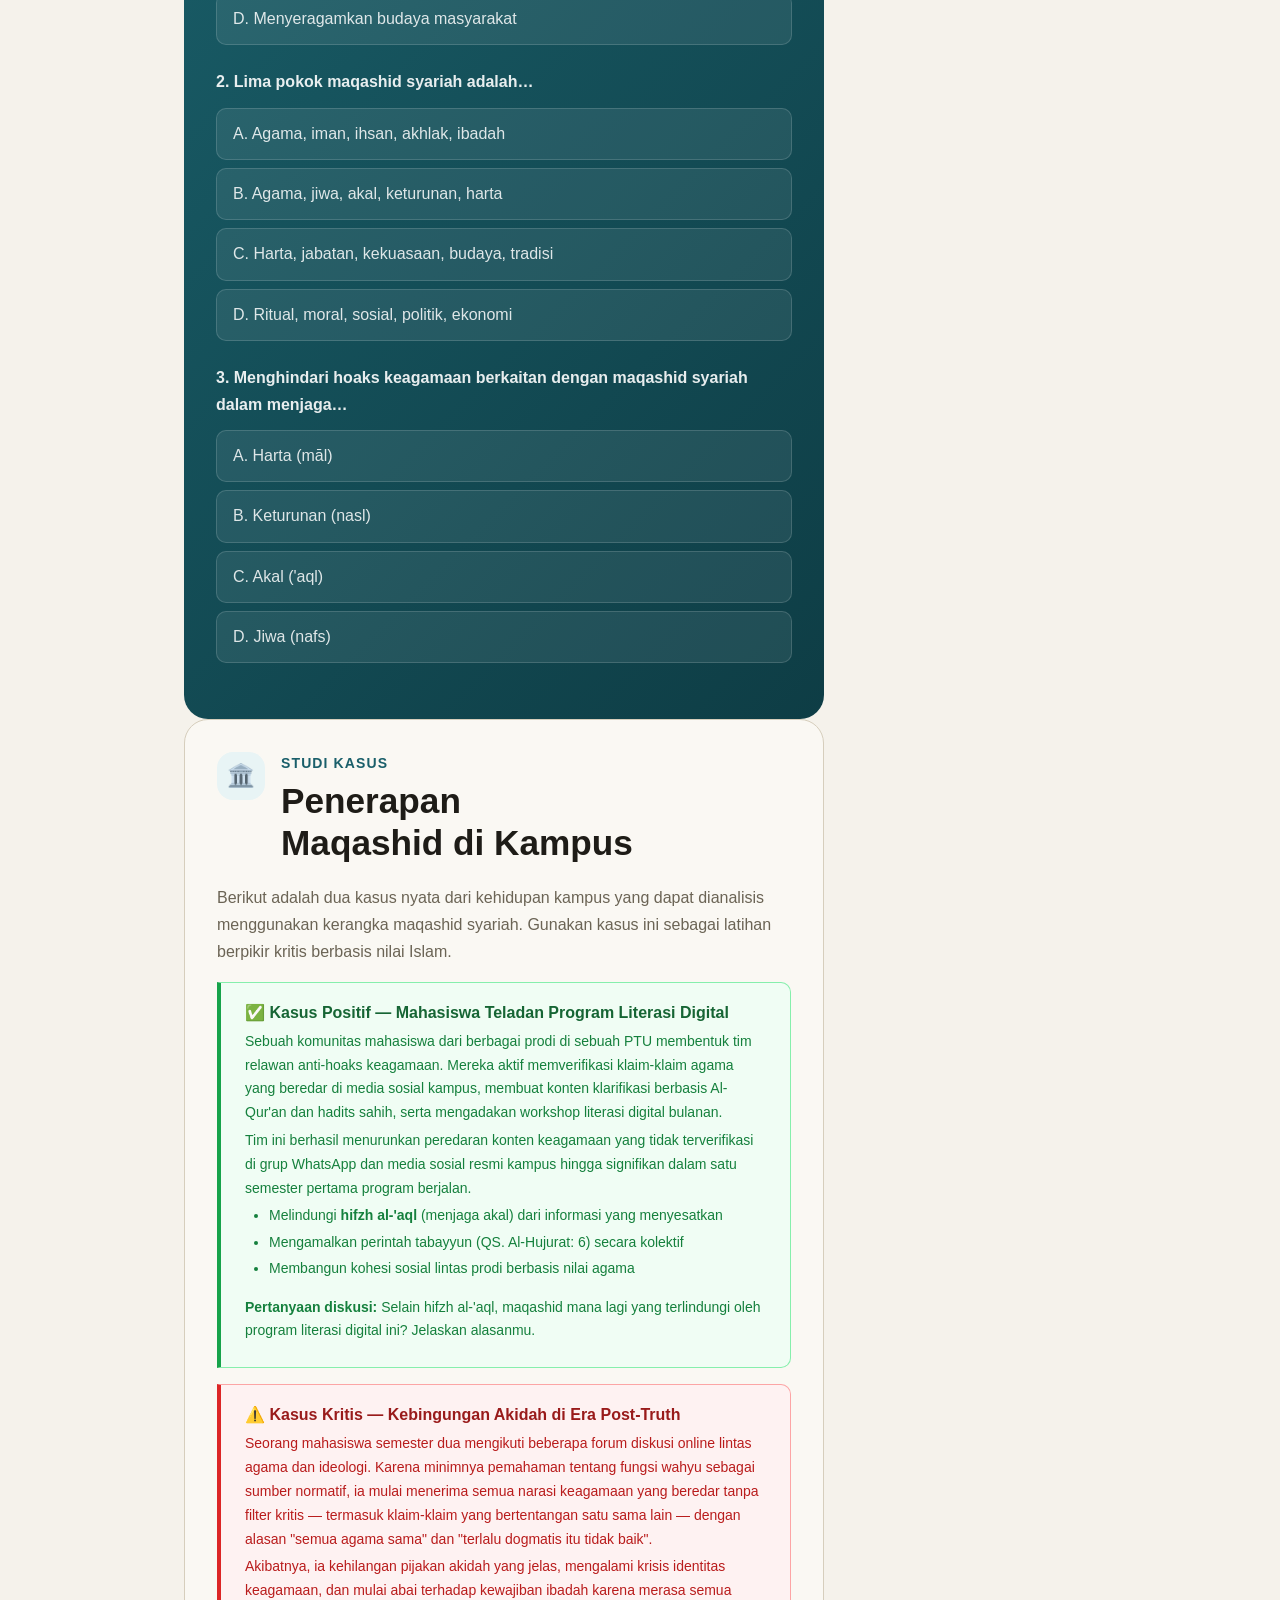
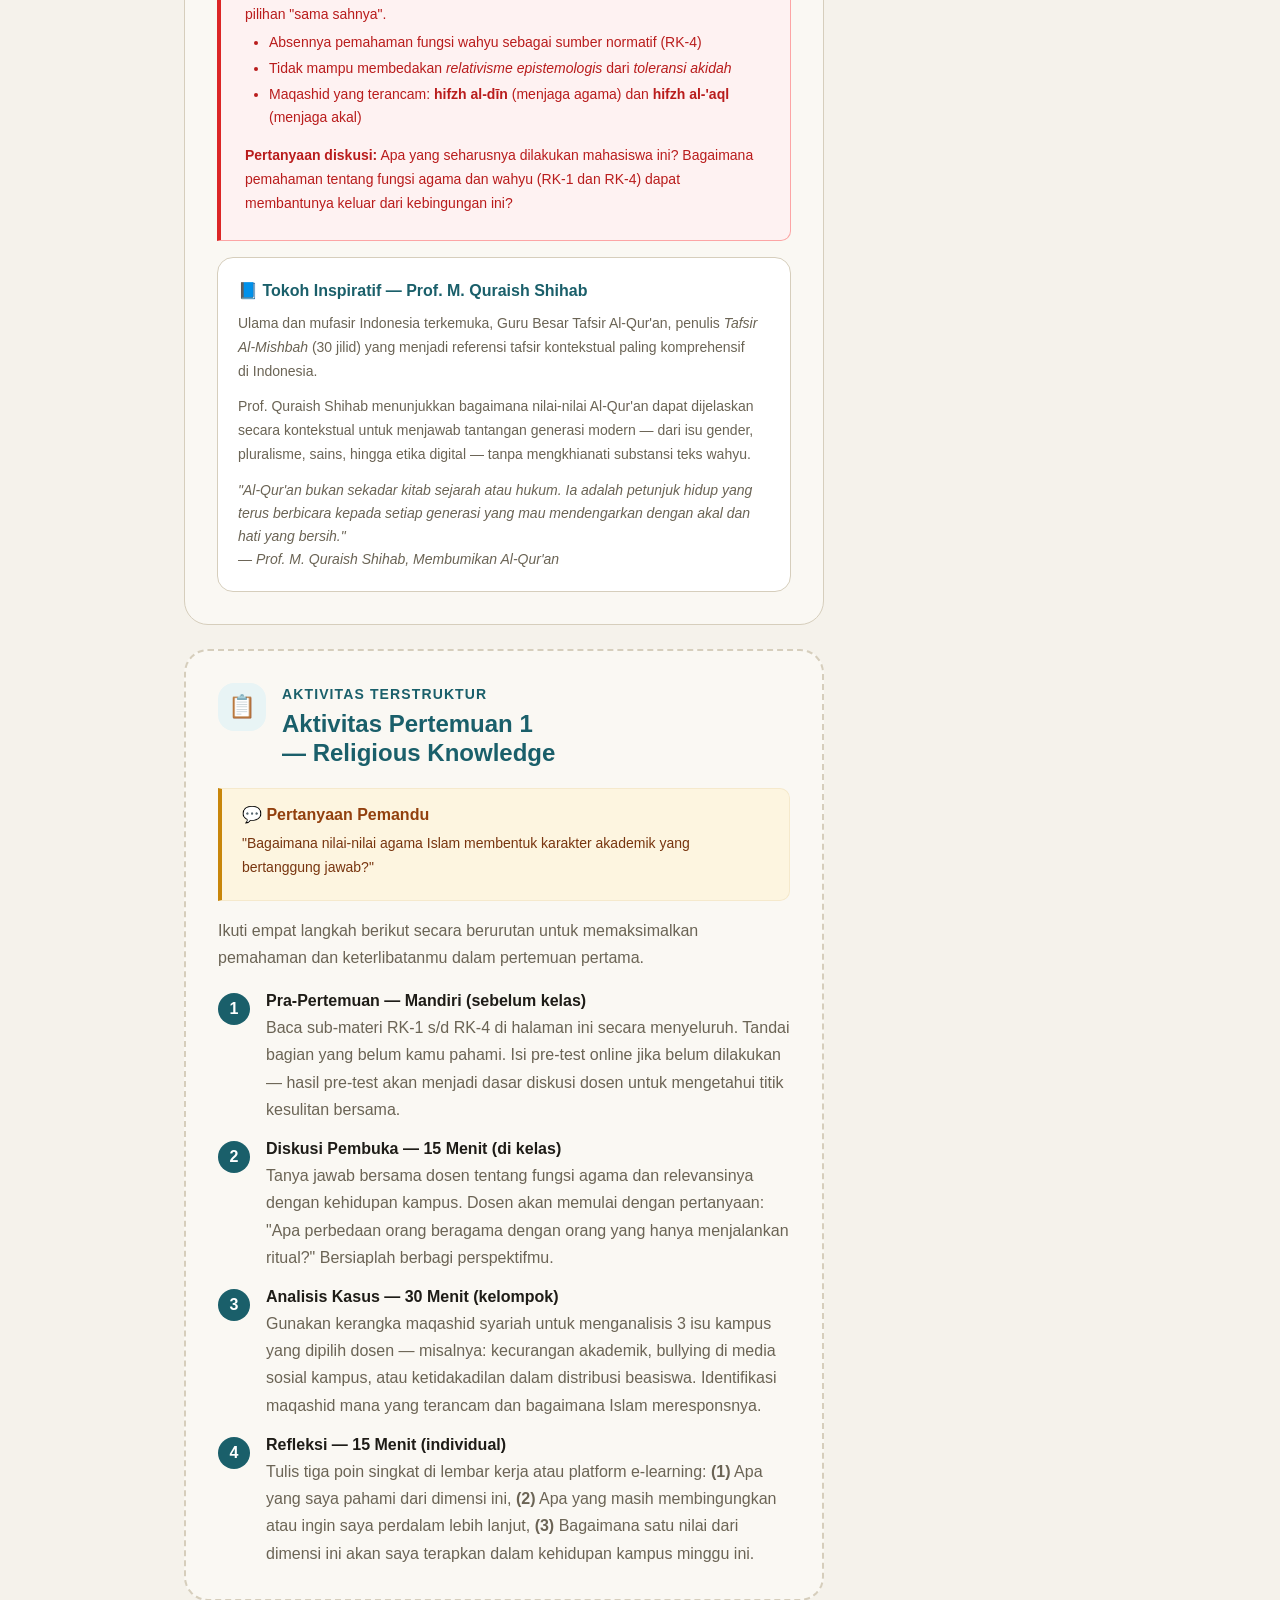
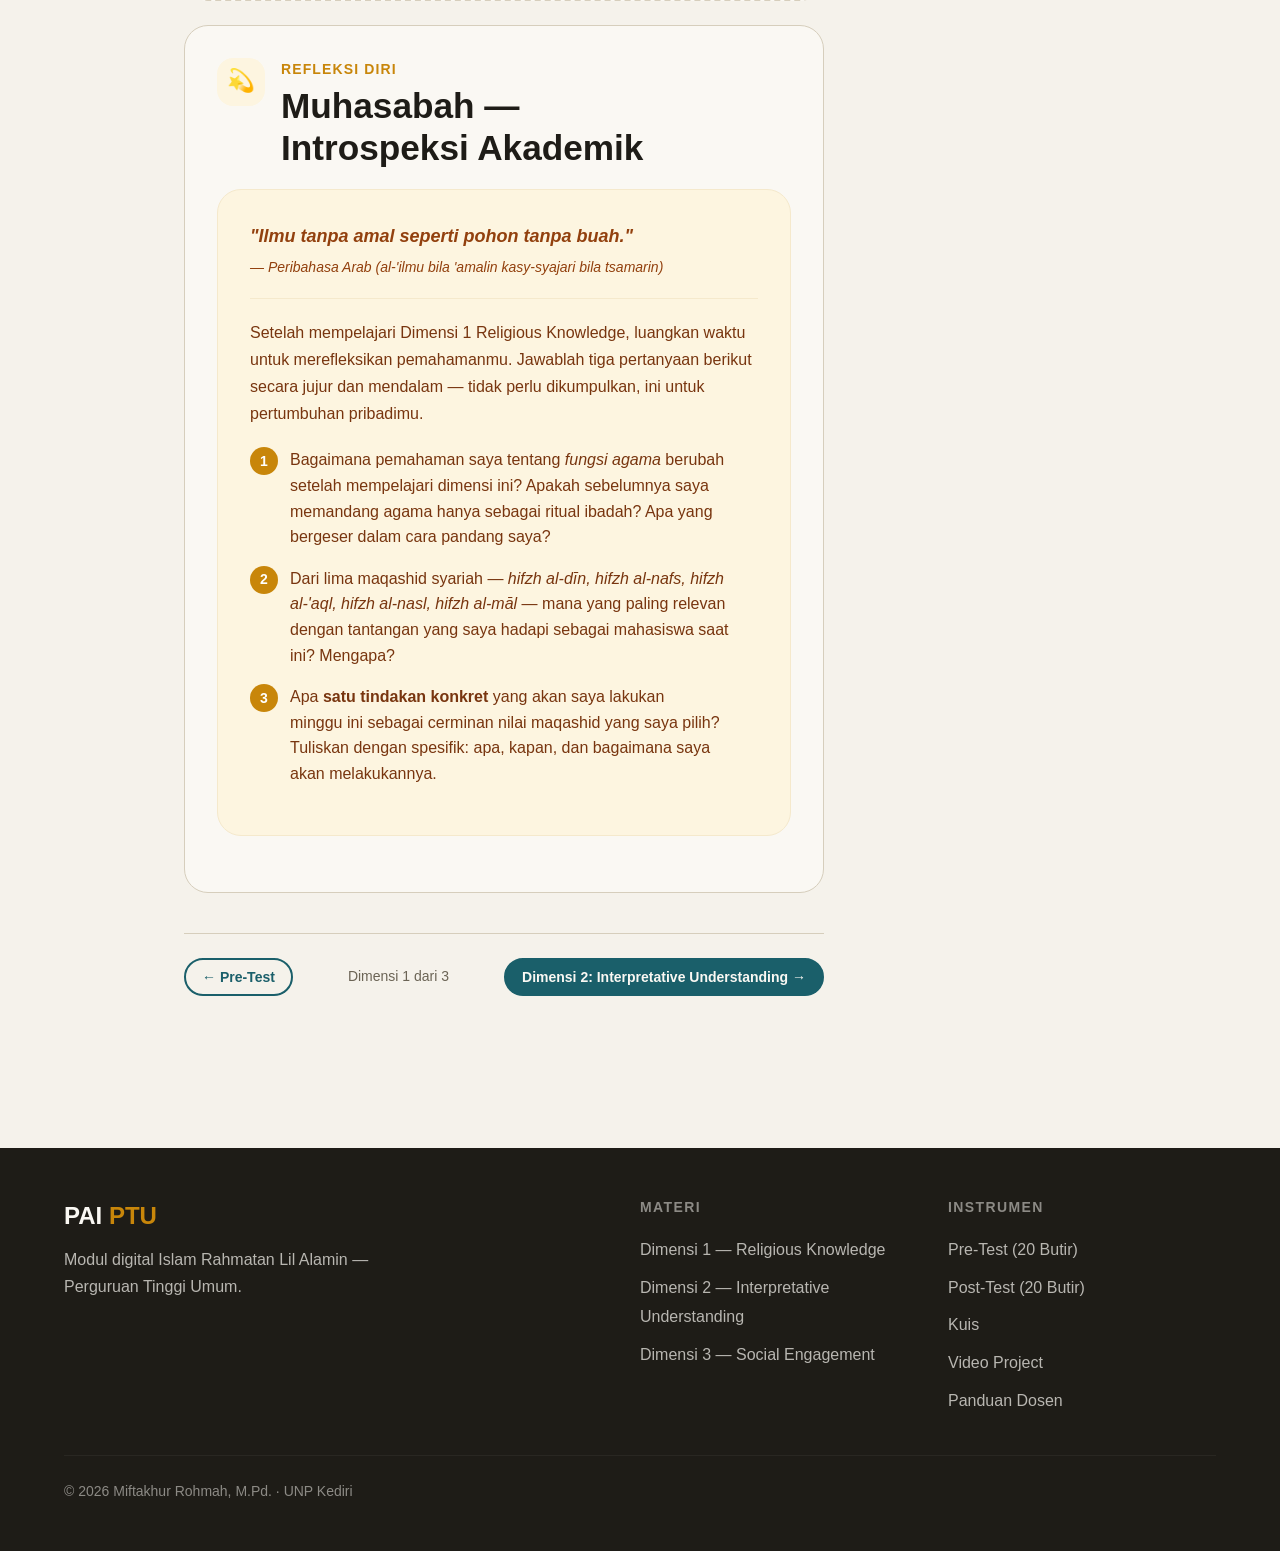
<file: dim1-rk.html>
<!DOCTYPE html>
<html lang="id" data-theme="light">
<head>
  <meta charset="UTF-8" />
  <meta name="viewport" content="width=device-width, initial-scale=1.0" />
  <title>Dimensi 1: Religious Knowledge — Modul PAI PTU</title>
  <link rel="preconnect" href="https://fonts.googleapis.com"/>
  <link rel="preconnect" href="https://fonts.gstatic.com" crossorigin/>
  <link href="https://fonts.googleapis.com/css2?family=Scheherazade+New:wght@400;700&display=swap" rel="stylesheet"/>
  <link href="https://api.fontshare.com/v2/css?f[]=chillax@300,400,500,600,700&f[]=satoshi@300,400,500,700&display=swap" rel="stylesheet"/>
  <link rel="stylesheet" href="css/style.css"/>
  <style>
    /* ── Dim1 Hero ── */
    .dim-hero {
      background: linear-gradient(140deg,#0d2b35 0%,#1a5f6a 60%,#1a4a55 100%);
      color: white;
      padding-block: clamp(3.5rem,8vw,6rem);
      position: relative; overflow: hidden;
    }
    .dim-hero::before {
      content:''; position:absolute; inset:0;
      background-image:url("data:image/svg+xml,%3Csvg xmlns='http://www.w3.org/2000/svg' width='80' height='80' viewBox='0 0 80 80'%3E%3Cpath d='M40 0L80 40L40 80L0 40Z' fill='none' stroke='rgba(255,255,255,0.04)' stroke-width='1.5'/%3E%3C/svg%3E");
      pointer-events:none;
    }
    .dim-hero-inner { position:relative; z-index:1; }
    .dim-hero h1 { color:white; font-size:var(--text-2xl); margin-bottom:var(--space-4); max-width:22ch; line-height:1.15; }
    .dim-hero p  { color:rgba(255,255,255,.78); max-width:58ch; font-size:var(--text-base); }
    .dim-tag { display:inline-flex; align-items:center; gap:var(--space-2);
      background:rgba(255,255,255,.12); border:1px solid rgba(255,255,255,.2);
      color:white; border-radius:var(--radius-full); padding:.35rem var(--space-4);
      font-size:var(--text-xs); font-weight:700; letter-spacing:.05em; margin-bottom:var(--space-5); }
    .dim-stats { display:flex; gap:var(--space-8); flex-wrap:wrap;
      border-top:1px solid rgba(255,255,255,.1); padding-top:var(--space-6); margin-top:var(--space-8); }
    .dim-stat .num { font-family:var(--font-display); font-size:var(--text-xl); font-weight:700; color:#ffe08a; }
    .dim-stat .lbl { font-size:var(--text-xs); color:rgba(255,255,255,.5); }

    /* ── Sub-materi cards ── */
    .sub-card {
      background:var(--color-surface);
      border:1px solid var(--color-border);
      border-radius:var(--radius-xl);
      padding: var(--space-8);
      margin-bottom: var(--space-6);
      scroll-margin-top: 80px;
    }
    .sub-card__header { display:flex; align-items:flex-start; gap:var(--space-4); margin-bottom:var(--space-5); }
    .sub-icon { width:48px; height:48px; border-radius:var(--radius-lg);
      display:flex; align-items:center; justify-content:center; font-size:1.4rem; flex-shrink:0; }
    .sub-card__tag { font-size:var(--text-xs); font-weight:700; letter-spacing:.08em; text-transform:uppercase;
      color:var(--color-primary); margin-bottom:var(--space-1); }
    .sub-card h2 { font-size:var(--text-xl); font-weight:700; margin-bottom:var(--space-2); }
    .sub-card h3 { font-size:var(--text-lg); font-weight:700; margin-bottom:var(--space-3); margin-top:var(--space-6); }
    .sub-card p  { font-size:var(--text-sm); color:var(--color-text-muted); margin-bottom:var(--space-4); line-height:1.7; }
    .sub-card ul, .sub-card ol { padding-left:var(--space-6); margin-bottom:var(--space-4); }
    .sub-card li { font-size:var(--text-sm); color:var(--color-text-muted); margin-bottom:var(--space-2); line-height:1.6; }

    /* ── Ayat block ── */
    .ayat-box {
      background:var(--color-primary-light);
      border:1px solid var(--color-primary-highlight);
      border-left:4px solid var(--color-primary);
      border-radius:0 var(--radius-md) var(--radius-md) 0;
      padding:var(--space-5) var(--space-6);
      margin-block: var(--space-5);
    }
    .ayat-box .arabic { font-family:'Scheherazade New',serif; font-size:1.5rem;
      direction:rtl; text-align:right; line-height:2.2; color:var(--color-primary); margin-bottom:var(--space-2); }
    .ayat-box .terjemah { font-size:var(--text-sm); color:var(--color-text-muted); font-style:italic; }
    .ayat-box .sumber { font-size:var(--text-xs); color:var(--color-primary); font-weight:700; margin-top:var(--space-1); }

    /* ── Info box ── */
    .info-box {
      background:var(--color-gold-light);
      border:1px solid var(--color-gold-highlight);
      border-left:4px solid var(--color-gold);
      border-radius:0 var(--radius-md) var(--radius-md) 0;
      padding:var(--space-4) var(--space-5);
      margin-block: var(--space-4);
    }
    .info-box h5 { font-size:var(--text-sm); font-weight:700; color:#92400e; margin-bottom:var(--space-2); }
    .info-box p, .info-box li { font-size:var(--text-xs); color:#78350f; margin-bottom:var(--space-1); }

    /* ── Tanya dosen badge ── */
    .ask-dosen {
      display:inline-flex; align-items:center; gap:var(--space-2);
      background:var(--color-secondary-highlight);
      border:1px solid #f5c6b9;
      border-radius:var(--radius-md);
      padding:var(--space-3) var(--space-4);
      font-size:var(--text-xs); color:var(--color-secondary); font-weight:700;
      margin-top:var(--space-4);
    }

    /* ── Maqashid grid ── */
    .maqashid-grid { display:grid; grid-template-columns:repeat(5,1fr); gap:var(--space-3); margin-block:var(--space-5); }
    @media(max-width:640px){ .maqashid-grid{grid-template-columns:repeat(2,1fr);} }
    .maqashid-item {
      background:var(--color-surface-2);
      border:1px solid var(--color-border);
      border-radius:var(--radius-lg);
      padding:var(--space-4);
      text-align:center;
    }
    .maqashid-item .emoji { font-size:1.5rem; margin-bottom:var(--space-2); display:block; }
    .maqashid-item .arabic-small { font-family:'Scheherazade New',serif; font-size:1rem; color:var(--color-primary); display:block; margin-bottom:var(--space-1); }
    .maqashid-item .label { font-size:var(--text-xs); font-weight:700; color:var(--color-text); }
    .maqashid-item .sub { font-size:var(--text-xs); color:var(--color-text-muted); }

    /* ── Kuis ringan ── */
    .kuis-section {
      background:linear-gradient(135deg,#1a5f6a,#0e3d45);
      border-radius:var(--radius-xl);
      padding:var(--space-8);
      margin-top:var(--space-10);
      color:white;
    }
    .kuis-section h3 { color:white; font-size:var(--text-lg); margin-bottom:var(--space-6); }
    .kuis-q { margin-bottom:var(--space-6); }
    .kuis-q p { font-size:var(--text-sm); color:rgba(255,255,255,.9); margin-bottom:var(--space-3); font-weight:600; }
    .kuis-options { display:flex; flex-direction:column; gap:var(--space-2); }
    .kuis-option {
      background:rgba(255,255,255,.08);
      border:1.5px solid rgba(255,255,255,.15);
      border-radius:var(--radius-md);
      padding:var(--space-3) var(--space-4);
      cursor:pointer; font-size:var(--text-sm); color:rgba(255,255,255,.85);
      text-align:left; transition:background .2s, border-color .2s;
    }
    .kuis-option:hover { background:rgba(255,255,255,.15); border-color:rgba(255,255,255,.35); }
    .kuis-option.correct { background:rgba(46,125,50,.5); border-color:#81c784; color:white; }
    .kuis-option.wrong   { background:rgba(198,40,40,.4); border-color:#e57373; color:white; }
    .kuis-feedback { font-size:var(--text-xs); margin-top:var(--space-2); padding:var(--space-2) var(--space-3);
      border-radius:var(--radius-md); display:none; }
    .kuis-feedback.show  { display:block; }
    .kuis-feedback.ok  { background:rgba(46,125,50,.3); color:#a5d6a7; }
    .kuis-feedback.no  { background:rgba(198,40,40,.25); color:#ef9a9a; }
    .kuis-score-bar { margin-top:var(--space-6); text-align:center; display:none; }
    .kuis-score-bar.show { display:block; }
    .kuis-score-bar .score-num { font-family:var(--font-display); font-size:var(--text-xl); font-weight:700; color:#ffe08a; }

    /* ── Nav prev/next ── */
    .dim-nav { display:flex; justify-content:space-between; align-items:center; flex-wrap:wrap; gap:var(--space-4);
      padding:var(--space-6) 0; border-top:1px solid var(--color-border); margin-top:var(--space-10); }

    /* Tabs */
    .tabs { display:flex; gap:var(--space-2); flex-wrap:wrap; margin-bottom:var(--space-5); border-bottom:2px solid var(--color-divider); padding-bottom:var(--space-2); }
    .tab-btn { padding:var(--space-2) var(--space-4); border-radius:var(--radius-md) var(--radius-md) 0 0; border:none; background:transparent; cursor:pointer; font-size:var(--text-sm); font-weight:600; color:var(--color-text-muted); transition:all .2s; }
    .tab-btn.active { background:var(--color-primary); color:white; }
    .tab-panel { display:none; } .tab-panel.active { display:block; }

    /* Quote block */
    .quote-block { background:var(--color-surface-2); border-radius:var(--radius-lg); padding:var(--space-5); margin-bottom:var(--space-4); }
    .quote-block .arabic { font-family:'Scheherazade New',serif; font-size:1.4rem; direction:rtl; text-align:right; line-height:2; color:var(--color-primary); }
    .quote-block .terjemah { font-size:var(--text-sm); color:var(--color-text-muted); font-style:italic; margin-top:var(--space-2); }
    .quote-block .sumber { font-size:var(--text-xs); font-weight:700; color:var(--color-primary); margin-top:var(--space-1); }

    /* Steps */
    .steps-list { display:flex; flex-direction:column; gap:var(--space-4); }
    .step-item { display:flex; gap:var(--space-4); }
    .step-number { width:32px; height:32px; border-radius:var(--radius-full); background:var(--color-primary); color:white; display:flex; align-items:center; justify-content:center; font-weight:700; font-size:var(--text-sm); flex-shrink:0; }
    .step-content h4 { font-size:var(--text-sm); font-weight:700; margin-bottom:var(--space-1); }
    .step-content p { font-size:var(--text-sm); color:var(--color-text-muted); margin:0; }

    /* Activity card */
    .activity-card { border:2px dashed var(--color-border); border-radius:var(--radius-xl); padding:var(--space-8); background:var(--color-surface); }
    .activity-card h3 { font-size:var(--text-lg); font-weight:700; color:var(--color-primary); margin-bottom:var(--space-2); }

    /* Case cards */
    .case-positive { background:#f0fdf4; border:1.5px solid #86efac; border-left:4px solid #16a34a; border-radius:0 var(--radius-md) var(--radius-md) 0; padding:var(--space-5) var(--space-6); margin-bottom:var(--space-4); }
    .case-positive h5 { font-size:var(--text-sm); font-weight:700; color:#166534; margin-bottom:var(--space-2); }
    .case-positive p, .case-positive li { font-size:var(--text-xs); color:#15803d; margin-bottom:var(--space-1); }
    .case-critical { background:#fef2f2; border:1.5px solid #fca5a5; border-left:4px solid #dc2626; border-radius:0 var(--radius-md) var(--radius-md) 0; padding:var(--space-5) var(--space-6); margin-bottom:var(--space-4); }
    .case-critical h5 { font-size:var(--text-sm); font-weight:700; color:#991b1b; margin-bottom:var(--space-2); }
    .case-critical p, .case-critical li { font-size:var(--text-xs); color:#b91c1c; margin-bottom:var(--space-1); }
    .tokoh-card { background:var(--color-surface-2); border:1px solid var(--color-border); border-radius:var(--radius-lg); padding:var(--space-5); margin-top:var(--space-4); }
    .tokoh-card .tokoh-name { font-size:var(--text-sm); font-weight:700; color:var(--color-primary); margin-bottom:var(--space-2); }
    .tokoh-card .tokoh-quote { font-size:var(--text-xs); color:var(--color-text-muted); font-style:italic; }

    /* Refleksi gold card */
    .refleksi-card { background:var(--color-gold-light); border:1.5px solid var(--color-gold-highlight); border-radius:var(--radius-xl); padding:var(--space-8); margin-bottom:var(--space-6); }
    .refleksi-card .quote-main { font-size:var(--text-base); font-style:italic; color:#92400e; font-weight:600; margin-bottom:var(--space-5); padding-bottom:var(--space-4); border-bottom:1px solid var(--color-gold-highlight); }
    .refleksi-q { display:flex; gap:var(--space-3); align-items:flex-start; margin-bottom:var(--space-4); }
    .refleksi-q .rq-num { width:28px; height:28px; border-radius:var(--radius-full); background:var(--color-gold); color:white; display:flex; align-items:center; justify-content:center; font-weight:700; font-size:var(--text-xs); flex-shrink:0; }
    .refleksi-q p { font-size:var(--text-sm); color:#78350f; margin:0; line-height:1.6; }
  </style>
</head>
<body>

<!-- NAV -->
<header class="site-header">
  <div class="container container--wide">
    <nav class="nav-inner">
      <a href="index.html" class="nav-logo">
        <svg width="32" height="32" viewBox="0 0 32 32" fill="none">
          <rect width="32" height="32" rx="8" fill="#1a5f6a"/>
          <path d="M16 6C16 6 10 10 10 16C10 22 13 26 16 26C19 26 22 22 22 16C22 10 16 6 16 6Z" fill="none" stroke="#c8860a" stroke-width="1.5"/>
          <circle cx="16" cy="16" r="3" fill="#c8860a"/>
          <path d="M10 23h12" stroke="rgba(255,255,255,.35)" stroke-width="1"/>
        </svg>
        <span>PAI <span style="color:var(--color-gold)">PTU</span></span>
      </a>
      <ul class="nav-links" role="list">
        <li><a href="index.html">Beranda</a></li>
        <li><a href="dim1-rk.html" class="active">Dimensi 1</a></li>
        <li><a href="dim2-iu.html">Dimensi 2</a></li>
        <li><a href="dim3-se.html">Dimensi 3</a></li>
        <li><a href="pretest.html">Pre-Test</a></li>
        <li><a href="posttest.html">Post-Test</a></li>
        <li><a href="kuis.html">Kuis</a></li>
        <li><a href="video-project.html">Video Project</a></li>
        <li><a href="panduan-dosen.html">Panduan Dosen</a></li>
      </ul>
      <div class="nav-actions">
        <button class="btn-theme" data-theme-toggle aria-label="Toggle tema"></button>
        <button class="nav-mobile-btn" aria-expanded="false">
          <svg width="22" height="22" viewBox="0 0 24 24" fill="none" stroke="currentColor" stroke-width="2"><path d="M3 12h18M3 6h18M3 18h18"/></svg>
        </button>
      </div>
    </nav>
  </div>
</header>

<main>

<!-- HERO -->
<section class="dim-hero">
  <div class="container dim-hero-inner">
    <div class="dim-tag">
      <svg width="14" height="14" viewBox="0 0 24 24" fill="none" stroke="currentColor" stroke-width="2.5"><path d="M2 3h6a4 4 0 0 1 4 4v14a3 3 0 0 0-3-3H2z"/><path d="M22 3h-6a4 4 0 0 0-4 4v14a3 3 0 0 1 3-3h7z"/></svg>
      Pertemuan 1 · Dimensi 1 · C1–C3
    </div>
    <h1>Religious Knowledge</h1>
    <p>Fondasi literasi keagamaan — memahami fungsi agama, trilogi Islam (akidah–syariah–akhlak), wahyu sebagai sumber normatif, maqashid syariah, dan rukhsah. Tujuh topik, relevan langsung untuk kehidupan kampus.</p>
    <div class="dim-stats">
      <div class="dim-stat"><div class="num">7</div><div class="lbl">Butir Instrumen</div></div>
      <div class="dim-stat"><div class="num">C1–C3</div><div class="lbl">Tingkat Kognitif</div></div>
      <div class="dim-stat"><div class="num">76–84%</div><div class="lbl">Akurasi Pre-test</div></div>
      <div class="dim-stat"><div class="num">3</div><div class="lbl">Topik Kritis</div></div>
    </div>
  </div>
</section>

<!-- BREADCRUMB -->
<div class="container" style="padding-block:var(--space-4);">
  <div style="display:flex;align-items:center;gap:var(--space-2);font-size:var(--text-xs);color:var(--color-text-muted);">
    <a href="index.html" style="color:var(--color-primary);">Beranda</a>
    <span>›</span><span>Dimensi 1: Religious Knowledge</span>
  </div>
</div>

<div class="container" style="display:grid;grid-template-columns:1fr min(240px,28%);gap:var(--space-8);align-items:start;padding-bottom:var(--space-16);">

  <!-- MAIN CONTENT -->
  <div>

    <!-- ── RK-1: Fungsi Agama ── -->
    <div class="sub-card reveal" id="fungsi-agama">
      <div class="sub-card__header">
        <div class="sub-icon" style="background:var(--color-primary-light);color:var(--color-primary);">🕌</div>
        <div>
          <div class="sub-card__tag">RK · Butir 1 · C2</div>
          <h2 style="margin:0;">Fungsi Agama sebagai Penata Kemaslahatan</h2>
        </div>
      </div>
      <div class="ayat-box">
        <div class="arabic">وَمَا أَرْسَلْنَاكَ إِلَّا رَحْمَةً لِّلْعَالَمِينَ</div>
        <div class="terjemah">"Dan Kami tidak mengutus engkau melainkan untuk menjadi rahmat bagi seluruh alam."</div>
        <div class="sumber">QS. Al-Anbiya' [21]: 107</div>
      </div>
      <p>Dalam perspektif Islam, agama bukan sekadar ritual ibadah. Agama berfungsi sebagai <strong>sistem penata keteraturan dan kemaslahatan hidup</strong> — mencakup hubungan manusia dengan Tuhan, sesama manusia, dan alam semesta.</p>
      <h3>Tiga Fungsi Utama Agama</h3>
      <ul>
        <li><strong>Fungsi Normatif</strong> — Memberikan panduan nilai benar-salah, halal-haram, baik-buruk yang berlaku universal dalam kehidupan.</li>
        <li><strong>Fungsi Integratif</strong> — Menyatukan komunitas dalam nilai bersama sehingga tercipta kohesi sosial dan kedamaian.</li>
        <li><strong>Fungsi Transformatif</strong> — Mendorong perubahan sosial menuju keadilan, kemerdekaan, dan kesejahteraan bersama.</li>
      </ul>
      <div class="info-box">
        <h5>💡 Konteks Kampus</h5>
        <p>Agama yang dipahami sebagai "pengatur ibadah ritual semata" adalah pemahaman parsial. Di kampus, nilai agama seharusnya tercermin dalam etika akademik, kepedulian sosial, dan cara berinteraksi dengan seluruh civitas akademika.</p>
      </div>
    </div>

    <!-- ── RK-2: Agama sebagai Sistem Nilai ── -->
    <div class="sub-card reveal" id="agama-sistem-nilai">
      <div class="sub-card__header">
        <div class="sub-icon" style="background:var(--color-primary-light);color:var(--color-primary);">⚖️</div>
        <div>
          <div class="sub-card__tag">RK · Butir 2 · C2</div>
          <h2 style="margin:0;">Agama sebagai Sistem Nilai Komprehensif</h2>
        </div>
      </div>
      <p>Agama Islam adalah <strong>sistem nilai yang mengatur seluruh aspek kehidupan</strong> — bukan hanya tradisi yang diwarisi turun-temurun, bukan hanya aturan ibadah antara Tuhan dan manusia saja, bukan hanya kumpulan ritual.</p>
      <p>Islam mengatur hubungan vertikal (hablum minallah) dan horizontal (hablum minannas) secara seimbang. Mahasiswa yang memahami ini akan melihat kuliahnya, hubungannya dengan teman, dan kontribusinya pada masyarakat sebagai bagian dari pengamalan agama.</p>
      <h3>Islam sebagai Sistem Hidup (Way of Life)</h3>
      <ul>
        <li><strong>Aspek Akidah</strong> — keyakinan fundamental tentang Tuhan, alam, dan manusia</li>
        <li><strong>Aspek Syariah</strong> — norma dan aturan praktis kehidupan</li>
        <li><strong>Aspek Akhlak</strong> — karakter dan perilaku mulia yang lahir dari akidah dan syariah</li>
      </ul>
    </div>

    <!-- ── RK-3: Trilogi Islam ── -->
    <div class="sub-card reveal" id="trilogi">
      <div class="sub-card__header">
        <div class="sub-icon" style="background:var(--color-primary-light);color:var(--color-primary);">🔺</div>
        <div>
          <div class="sub-card__tag">RK · Butir 3 · C1–C2</div>
          <h2 style="margin:0;">Trilogi Ajaran Islam: Akidah–Syariah–Akhlak</h2>
        </div>
      </div>
      <p>Ruang lingkup Pendidikan Agama Islam mencakup tiga aspek pokok yang saling terkait erat dan disebut <strong>trilogi beragama</strong>:</p>
      <div style="display:grid;grid-template-columns:repeat(3,1fr);gap:var(--space-4);margin-block:var(--space-5);">
        <div style="background:var(--color-primary-light);border-radius:var(--radius-lg);padding:var(--space-5);text-align:center;">
          <div style="font-size:1.5rem;margin-bottom:var(--space-2);">🌟</div>
          <strong style="display:block;color:var(--color-primary);margin-bottom:var(--space-2);">Akidah</strong>
          <p style="font-size:var(--text-xs);color:var(--color-text-muted);margin:0;">Keyakinan dasar tentang Allah, para Nabi, Kitab, Malaikat, Hari Akhir, dan Qada-Qadar</p>
        </div>
        <div style="background:var(--color-gold-light);border-radius:var(--radius-lg);padding:var(--space-5);text-align:center;">
          <div style="font-size:1.5rem;margin-bottom:var(--space-2);">📜</div>
          <strong style="display:block;color:var(--color-gold);margin-bottom:var(--space-2);">Syariah</strong>
          <p style="font-size:var(--text-xs);color:var(--color-text-muted);margin:0;">Aturan praktis ibadah, muamalah, dan kehidupan sosial yang bersumber dari Al-Qur'an dan Sunnah</p>
        </div>
        <div style="background:var(--color-secondary-highlight);border-radius:var(--radius-lg);padding:var(--space-5);text-align:center;">
          <div style="font-size:1.5rem;margin-bottom:var(--space-2);">💎</div>
          <strong style="display:block;color:var(--color-secondary);margin-bottom:var(--space-2);">Akhlak</strong>
          <p style="font-size:var(--text-xs);color:var(--color-text-muted);margin:0;">Karakter dan perilaku mulia yang tercermin dalam kehidupan sehari-hari — buah dari akidah yang kuat dan syariah yang diamalkan</p>
        </div>
      </div>
      <div class="info-box">
        <h5>⚠️ Ingat!</h5>
        <p><strong>Politik praktis</strong> bukan termasuk trilogi ajaran Islam. Agama tidak identik dengan aktivitas politik tertentu. Islam mengajarkan nilai-nilai yang dapat menginspirasi perilaku politik yang etis, tetapi itu berbeda dari trilogi inti ajarannya.</p>
      </div>
    </div>

    <!-- ── RK-4: Wahyu ── -->
    <div class="sub-card reveal" id="wahyu">
      <div class="sub-card__header">
        <div class="sub-icon" style="background:var(--color-primary-light);color:var(--color-primary);">📖</div>
        <div>
          <div class="sub-card__tag">RK · Butir 4 · C2–C3</div>
          <h2 style="margin:0;">Wahyu sebagai Sumber Normatif</h2>
        </div>
      </div>
      <p>Agama yang bersumber dari wahyu Tuhan dan disampaikan melalui para nabi disebut <strong>agama samawi</strong> (agama langit/revelation-based religion). Ini berbeda dari:</p>
      <ul>
        <li><strong>Agama budaya</strong> — lahir dari tradisi dan kebiasaan manusia</li>
        <li><strong>Agama tradisi</strong> — diwariskan tanpa teks wahyu yang jelas</li>
        <li><strong>Agama filsafat</strong> — dibangun atas dasar pemikiran rasional murni</li>
      </ul>
      <p>Wahyu dalam Islam (Al-Qur'an dan Sunnah) berfungsi sebagai <strong>sumber nilai normatif</strong> — bukan sekadar teks historis. Artinya, nilai-nilai dalam wahyu tetap relevan dan dapat diterapkan dalam menghadapi tantangan modern, termasuk etika digital, kehidupan kampus, dan interaksi lintas budaya.</p>
    </div>

    <!-- ── DALIL TABS ── -->
    <div class="sub-card reveal" id="dalil-rk">
      <div class="sub-card__header">
        <div class="sub-icon" style="background:var(--color-primary-light);color:var(--color-primary);">📚</div>
        <div>
          <div class="sub-card__tag">Dalil &amp; Pendapat Ulama</div>
          <h2 style="margin:0;">Landasan Normatif Religious Knowledge</h2>
        </div>
      </div>
      <p>Pemahaman tentang fungsi agama, wahyu, dan maqashid syariah berpijak pada dalil-dalil Al-Qur'an, Hadits, serta pandangan ulama klasik dan kontemporer.</p>

      <div data-tabs>
        <div class="tabs">
          <button class="tab-btn active" data-tab="tab-quran">📖 Al-Qur'an</button>
          <button class="tab-btn" data-tab="tab-hadits">📜 Hadits</button>
          <button class="tab-btn" data-tab="tab-ulama">🎓 Ulama</button>
        </div>

        <div class="tab-panel active" id="tab-quran">
          <div class="quote-block">
            <div class="arabic">وَمَا أَرْسَلْنَاكَ إِلَّا رَحْمَةً لِّلْعَالَمِينَ</div>
            <div class="terjemah">"Dan Kami tidak mengutus engkau melainkan untuk menjadi rahmat bagi seluruh alam."</div>
            <div class="sumber">QS. Al-Anbiya' [21]: 107</div>
          </div>
          <div class="quote-block">
            <div class="arabic">لَا إِكْرَاهَ فِي الدِّينِ ۖ قَد تَّبَيَّنَ الرُّشْدُ مِنَ الْغَيِّ</div>
            <div class="terjemah">"Tidak ada paksaan dalam beragama. Sungguh, telah jelas jalan yang benar dari jalan yang sesat."</div>
            <div class="sumber">QS. Al-Baqarah [2]: 256</div>
          </div>
          <div class="quote-block">
            <div class="arabic">يَا أَيُّهَا الَّذِينَ آمَنُوا إِن جَاءَكُمْ فَاسِقٌ بِنَبَإٍ فَتَبَيَّنُوا</div>
            <div class="terjemah">"Hai orang-orang yang beriman, jika datang kepadamu orang fasik membawa suatu berita, maka periksalah dengan teliti agar kamu tidak menimpakan musibah kepada suatu kaum tanpa mengetahui keadaannya."</div>
            <div class="sumber">QS. Al-Hujurat [49]: 6</div>
          </div>
        </div>

        <div class="tab-panel" id="tab-hadits">
          <div class="quote-block">
            <div class="arabic">إِنَّ الدِّينَ يُسْرٌ</div>
            <div class="terjemah">"Sesungguhnya agama itu mudah (samhah). Tidaklah seseorang mempersulit dirinya dalam beragama melainkan ia akan dikalahkan oleh agama itu sendiri. Maka berlakulah lurus, moderat, dan berilah kabar gembira."</div>
            <div class="sumber">HR. Ahmad — tentang kemudahan agama (al-dīn yasrun/samhah)</div>
          </div>
          <div class="quote-block">
            <div class="arabic">إِنَّمَا بُعِثْتُ لِأُتَمِّمَ صَالِحَ الْأَخْلَاقِ</div>
            <div class="terjemah">"Sesungguhnya aku diutus hanyalah untuk menyempurnakan akhlak yang mulia."</div>
            <div class="sumber">HR. Bukhari (dalam al-Adab al-Mufrad) — tentang misi penyempurnaan akhlak</div>
          </div>
          <div class="quote-block">
            <div class="arabic">لَا يُشَادَّ الدِّينَ أَحَدٌ إِلَّا غَلَبَهُ</div>
            <div class="terjemah">"Tidaklah seseorang yang mempersulit agama melainkan agama itu akan mengalahkannya (yakni ia tidak akan mampu konsisten)."</div>
            <div class="sumber">HR. Muslim — tentang sikap moderat dalam beragama</div>
          </div>
        </div>

        <div class="tab-panel" id="tab-ulama">
          <div class="quote-block">
            <div class="arabic">مَقْصُودُ الْعِلْمِ التَّقَرُّبُ إِلَى اللهِ وَالسَّعَادَةُ فِي الدَّارَيْن</div>
            <div class="terjemah"><strong>Imam Al-Ghazali</strong> — "Tujuan ilmu sejati adalah mendekatkan diri kepada Allah dan meraih kebahagiaan di dunia dan akhirat. Ilmu yang tidak membawa kepada taqwa dan amal saleh adalah beban, bukan cahaya."</div>
            <div class="sumber">Imam Al-Ghazali, Ihya' Ulum al-Din — Kitab al-'Ilm</div>
          </div>
          <div class="quote-block">
            <div class="arabic">الْمَقَاصِدُ الشَّرِيعَةِ هِيَ الْمَصَالِحُ الَّتِي شُرِّعَتِ الشَّرِيعَةُ لِأَجْلِهَا</div>
            <div class="terjemah"><strong>Imam Asy-Syathibi</strong> — "Maqashid syariah adalah kemaslahatan-kemaslahatan yang menjadi tujuan ditetapkannya syariat. Seluruh hukum Islam diarahkan untuk mewujudkan dan memelihara lima pokok kemaslahatan manusia."</div>
            <div class="sumber">Imam Asy-Syathibi, al-Muwafaqat fi Ushul al-Syari'ah</div>
          </div>
          <div class="quote-block">
            <div class="arabic">الشَّرِيعَةُ الْإِسْلَامِيَّةُ جَاءَتْ لِجَلْبِ الْمَصَالِحِ وَدَفْعِ الْمَفَاسِد</div>
            <div class="terjemah"><strong>Ibnu 'Asyur</strong> — "Syariat Islam hadir sebagai rahmat universal: mendatangkan kemaslahatan dan menolak kerusakan bagi seluruh umat manusia tanpa memandang waktu, tempat, dan latar belakang. Ini adalah esensi Islam sebagai rahmatan lil alamin."</div>
            <div class="sumber">Ibnu 'Asyur, Maqashid al-Syari'ah al-Islamiyyah</div>
          </div>
        </div>
      </div>
    </div>

    <!-- ── RK-5: Maqashid Syariah ── FOKUS PENGUATAN -->
    <div class="sub-card reveal" id="maqashid" style="border:2px solid var(--color-gold); background:var(--color-gold-light);">
      <div class="sub-card__header">
        <div class="sub-icon" style="background:var(--color-gold-light);color:var(--color-gold);">⭐</div>
        <div>
          <div class="sub-card__tag" style="color:var(--color-gold);">RK · Butir 5 · C1–C2 · PENGUATAN KHUSUS</div>
          <h2 style="margin:0;">Lima Tujuan Pokok Maqashid Syariah</h2>
        </div>
      </div>
      <div class="info-box" style="border-left-color:var(--color-gold);">
        <h5>📊 Data Riset: Akurasi 39–61%</h5>
        <p>Topik ini menunjukkan akurasi rendah pada post-test di kedua kelas. Butir ini sering tertukar antara pilihan yang benar dan pilihan yang terdengar "agamis" tetapi tidak tepat. Bacalah sub-materi ini dengan cermat.</p>
      </div>
      <p><strong>Maqashid syariah</strong> (tujuan-tujuan syariat Islam) adalah kerangka besar yang menjadi basis semua hukum Islam. Lima tujuan pokok yang <em>harus dihafal dan dipahami</em>:</p>
      <div class="maqashid-grid">
        <div class="maqashid-item">
          <span class="emoji">🕌</span>
          <span class="arabic-small">حِفْظُ الدِّيْن</span>
          <span class="label">Hifzh al-Dīn</span>
          <span class="sub">Menjaga Agama</span>
        </div>
        <div class="maqashid-item">
          <span class="emoji">💚</span>
          <span class="arabic-small">حِفْظُ النَّفْس</span>
          <span class="label">Hifzh al-Nafs</span>
          <span class="sub">Menjaga Jiwa</span>
        </div>
        <div class="maqashid-item">
          <span class="emoji">🧠</span>
          <span class="arabic-small">حِفْظُ الْعَقْل</span>
          <span class="label">Hifzh al-'Aql</span>
          <span class="sub">Menjaga Akal</span>
        </div>
        <div class="maqashid-item">
          <span class="emoji">👨‍👩‍👧</span>
          <span class="arabic-small">حِفْظُ النَّسْل</span>
          <span class="label">Hifzh al-Nasl</span>
          <span class="sub">Menjaga Keturunan</span>
        </div>
        <div class="maqashid-item">
          <span class="emoji">💰</span>
          <span class="arabic-small">حِفْظُ الْمَال</span>
          <span class="label">Hifzh al-Māl</span>
          <span class="sub">Menjaga Harta</span>
        </div>
      </div>
      <div class="info-box">
        <h5>⚠️ Jangan Tertukar!</h5>
        <p>Pilihan "menjaga harta, jabatan, kekuasaan, budaya, dan tradisi" adalah <strong>salah</strong> — jabatan, kekuasaan, budaya, dan tradisi bukan bagian dari lima pokok maqashid syariah yang ditetapkan ulama klasik.</p>
        <p>Pilihan "menjaga iman, ihsan, akhlak, dan ibadah" juga <strong>salah</strong> — itu adalah komponen trilogi beragama, bukan maqashid syariah.</p>
      </div>
      <h3>Aplikasi di Kampus</h3>
      <p>Setiap kebijakan atau perilaku kampus dapat dianalisis menggunakan kerangka maqashid:</p>
      <ul>
        <li>Larangan menyontek → melindungi <strong>hifzh al-'aql</strong> (menjaga akal/ilmu pengetahuan)</li>
        <li>Program literasi media → melindungi <strong>hifzh al-dīn</strong> dan <strong>hifzh al-'aql</strong></li>
        <li>Beasiswa pendidikan → melindungi <strong>hifzh al-'aql</strong></li>
        <li>Larangan korupsi → melindungi <strong>hifzh al-māl</strong></li>
        <li>Kesehatan mental kampus → melindungi <strong>hifzh al-nafs</strong></li>
      </ul>
      <span class="ask-dosen">👨‍🏫 Tanyakan ke Dosen: Bagaimana cara mengidentifikasi mana dari lima maqashid yang paling relevan untuk suatu kasus konkret?</span>
    </div>

    <!-- ── RK-6: Rukhsah ── -->
    <div class="sub-card reveal" id="rukhsah">
      <div class="sub-card__header">
        <div class="sub-icon" style="background:var(--color-primary-light);color:var(--color-primary);">🤲</div>
        <div>
          <div class="sub-card__tag">RK · Butir 6 · C2–C3</div>
          <h2 style="margin:0;">Rukhsah: Kemudahan sebagai Rahmat Syariat</h2>
        </div>
      </div>
      <p><strong>Rukhsah</strong> adalah keringanan atau kemudahan dalam hukum Islam yang diberikan dalam kondisi tertentu — misalnya orang sakit boleh shalat sambil duduk, orang dalam perjalanan dapat mengqashar shalat, dan orang yang tidak mampu berpuasa dapat menggantinya.</p>
      <div class="ayat-box">
        <div class="arabic">يُرِيدُ اللَّهُ بِكُمُ الْيُسْرَ وَلَا يُرِيدُ بِكُمُ الْعُسْرَ</div>
        <div class="terjemah">"Allah menghendaki kemudahan bagimu, dan tidak menghendaki kesulitan bagimu."</div>
        <div class="sumber">QS. Al-Baqarah [2]: 185</div>
      </div>
      <p>Rukhsah bukan berarti aturan agama bisa diabaikan, bukan inkonsistensi, bukan kelonggaran tanpa batas — melainkan bukti bahwa Islam <strong>mempertimbangkan kemampuan dan kondisi nyata manusia</strong>. Ini adalah ekspresi rahmah Allah dalam syariat.</p>
    </div>

    <!-- ── RK-12: Hoaks & Maqashid ── FOKUS PENGUATAN -->
    <div class="sub-card reveal" id="hoaks-maqashid" style="border:2px solid var(--color-gold);">
      <div class="sub-card__header">
        <div class="sub-icon" style="background:var(--color-gold-light);color:var(--color-gold);">🛡️</div>
        <div>
          <div class="sub-card__tag" style="color:var(--color-gold);">RK · Butir 12 · C3–C4 · PENGUATAN KHUSUS</div>
          <h2 style="margin:0;">Hoaks Keagamaan & Maqashid Syariah</h2>
        </div>
      </div>
      <div class="info-box">
        <h5>📊 Data Riset: Akurasi 38–54% (paling rendah di dimensi ini)</h5>
        <p>Mahasiswa sering keliru memilih jawaban untuk butir ini. Memahami keterkaitan antara hoaks keagamaan dan maqashid syariah sangat penting.</p>
      </div>
      <p>Mengapa menghindari penyebaran hoaks keagamaan berkaitan dengan <strong>maqashid syariah dalam menjaga akal (hifzh al-'aql)</strong>?</p>
      <ul>
        <li>Hoaks keagamaan menyesatkan pemikiran dan merusak kemampuan berpikir rasional</li>
        <li>Hoaks merusak kualitas informasi yang menjadi dasar pengambilan keputusan</li>
        <li>Akal yang sehat (hifzh al-'aql) mencakup perlindungan terhadap informasi yang menyesatkan</li>
        <li>Islam memerintahkan tabayyun (verifikasi) sebelum menyebarkan informasi</li>
      </ul>
      <div class="ayat-box">
        <div class="arabic">يَا أَيُّهَا الَّذِينَ آمَنُوا إِن جَاءَكُمْ فَاسِقٌ بِنَبَإٍ فَتَبَيَّنُوا</div>
        <div class="terjemah">"Hai orang-orang yang beriman, jika datang kepadamu orang fasik membawa suatu berita, maka periksalah dengan teliti."</div>
        <div class="sumber">QS. Al-Hujurat [49]: 6</div>
      </div>
      <div class="info-box">
        <h5>⚠️ Sering Tertukar!</h5>
        <p>Jawaban yang paling sering dipilih secara keliru: "menjaga jiwa (nafs)" atau "menjaga harta (māl)". Padahal yang paling tepat adalah <strong>menjaga akal ('aql)</strong> karena hoaks menyerang kemampuan berpikir rasional dan kejernihan nalar.</p>
      </div>
      <span class="ask-dosen">👨‍🏫 Tanyakan ke Dosen: Apakah ada situasi di mana satu hoaks bisa mengancam lebih dari satu aspek maqashid sekaligus?</span>
    </div>

    <!-- KUIS RINGAN D1 -->
    <div class="kuis-section reveal" id="kuis-d1">
      <h3>📝 Kuis Ringan — Cek Pemahamanmu</h3>

      <div class="kuis-q" id="kq1">
        <p>1. Agama dalam Islam berfungsi untuk…</p>
        <div class="kuis-options">
          <button class="kuis-option" data-q="kq1" data-correct="false" onclick="pilihJawaban(this)">A. Mengatur ibadah ritual semata</button>
          <button class="kuis-option" data-q="kq1" data-correct="true"  onclick="pilihJawaban(this)">B. Menjaga keteraturan dan kemaslahatan hidup</button>
          <button class="kuis-option" data-q="kq1" data-correct="false" onclick="pilihJawaban(this)">C. Membatasi kebebasan berpikir</button>
          <button class="kuis-option" data-q="kq1" data-correct="false" onclick="pilihJawaban(this)">D. Menyeragamkan budaya masyarakat</button>
        </div>
        <div class="kuis-feedback ok" id="fb-kq1-ok">✅ Benar! Agama berfungsi sebagai penata keteraturan dan kemaslahatan hidup, bukan hanya ritual.</div>
        <div class="kuis-feedback no" id="fb-kq1-no">❌ Kurang tepat. Fungsi agama melampaui ritual — ia menata keteraturan sosial dan kemaslahatan hidup secara menyeluruh.</div>
      </div>

      <div class="kuis-q" id="kq2">
        <p>2. Lima pokok maqashid syariah adalah…</p>
        <div class="kuis-options">
          <button class="kuis-option" data-q="kq2" data-correct="false" onclick="pilihJawaban(this)">A. Agama, iman, ihsan, akhlak, ibadah</button>
          <button class="kuis-option" data-q="kq2" data-correct="true"  onclick="pilihJawaban(this)">B. Agama, jiwa, akal, keturunan, harta</button>
          <button class="kuis-option" data-q="kq2" data-correct="false" onclick="pilihJawaban(this)">C. Harta, jabatan, kekuasaan, budaya, tradisi</button>
          <button class="kuis-option" data-q="kq2" data-correct="false" onclick="pilihJawaban(this)">D. Ritual, moral, sosial, politik, ekonomi</button>
        </div>
        <div class="kuis-feedback ok" id="fb-kq2-ok">✅ Benar! Lima pokok: hifzh al-dīn, hifzh al-nafs, hifzh al-'aql, hifzh al-nasl, hifzh al-māl.</div>
        <div class="kuis-feedback no" id="fb-kq2-no">❌ Kurang tepat. Lima pokok maqashid adalah: agama, jiwa, akal, keturunan, dan harta.</div>
      </div>

      <div class="kuis-q" id="kq3">
        <p>3. Menghindari hoaks keagamaan berkaitan dengan maqashid syariah dalam menjaga…</p>
        <div class="kuis-options">
          <button class="kuis-option" data-q="kq3" data-correct="false" onclick="pilihJawaban(this)">A. Harta (māl)</button>
          <button class="kuis-option" data-q="kq3" data-correct="false" onclick="pilihJawaban(this)">B. Keturunan (nasl)</button>
          <button class="kuis-option" data-q="kq3" data-correct="true"  onclick="pilihJawaban(this)">C. Akal ('aql)</button>
          <button class="kuis-option" data-q="kq3" data-correct="false" onclick="pilihJawaban(this)">D. Jiwa (nafs)</button>
        </div>
        <div class="kuis-feedback ok" id="fb-kq3-ok">✅ Benar! Hoaks menyerang kemampuan berpikir rasional — ini masuk kategori ancaman terhadap hifzh al-'aql (menjaga akal).</div>
        <div class="kuis-feedback no" id="fb-kq3-no">❌ Kurang tepat. Hoaks keagamaan mengancam kemampuan berpikir rasional, sehingga berkaitan dengan hifzh al-'aql (menjaga akal).</div>
      </div>

      <div class="kuis-score-bar" id="score-d1">
        <div class="score-num" id="score-d1-num">0/3</div>
        <div style="color:rgba(255,255,255,.7);font-size:var(--text-xs);margin-top:var(--space-2);" id="score-d1-label">Jawab semua soal untuk melihat skor</div>
      </div>
    </div>

    <!-- STUDI KASUS -->
    <div class="sub-card reveal" id="studi-kasus-rk">
      <div class="sub-card__header">
        <div class="sub-icon" style="background:var(--color-primary-light);color:var(--color-primary);">&#x1F3DB;&#xFE0F;</div>
        <div>
          <div class="sub-card__tag">Studi Kasus</div>
          <h2 style="margin:0;">Penerapan Maqashid di Kampus</h2>
        </div>
      </div>
      <p>Berikut adalah dua kasus nyata dari kehidupan kampus yang dapat dianalisis menggunakan kerangka maqashid syariah. Gunakan kasus ini sebagai latihan berpikir kritis berbasis nilai Islam.</p>

      <!-- Kasus Positif -->
      <div class="case-positive">
        <h5>&#x2705; Kasus Positif &mdash; Mahasiswa Teladan Program Literasi Digital</h5>
        <p>Sebuah komunitas mahasiswa dari berbagai prodi di sebuah PTU membentuk tim relawan anti-hoaks keagamaan. Mereka aktif memverifikasi klaim-klaim agama yang beredar di media sosial kampus, membuat konten klarifikasi berbasis Al-Qur'an dan hadits sahih, serta mengadakan workshop literasi digital bulanan.</p>
        <p>Tim ini berhasil menurunkan peredaran konten keagamaan yang tidak terverifikasi di grup WhatsApp dan media sosial resmi kampus hingga signifikan dalam satu semester pertama program berjalan.</p>
        <ul>
          <li>Melindungi <strong>hifzh al-'aql</strong> (menjaga akal) dari informasi yang menyesatkan</li>
          <li>Mengamalkan perintah tabayyun (QS. Al-Hujurat: 6) secara kolektif</li>
          <li>Membangun kohesi sosial lintas prodi berbasis nilai agama</li>
        </ul>
        <p><strong>Pertanyaan diskusi:</strong> Selain hifzh al-'aql, maqashid mana lagi yang terlindungi oleh program literasi digital ini? Jelaskan alasanmu.</p>
      </div>

      <!-- Kasus Kritis -->
      <div class="case-critical">
        <h5>&#x26A0;&#xFE0F; Kasus Kritis &mdash; Kebingungan Akidah di Era Post-Truth</h5>
        <p>Seorang mahasiswa semester dua mengikuti beberapa forum diskusi online lintas agama dan ideologi. Karena minimnya pemahaman tentang fungsi wahyu sebagai sumber normatif, ia mulai menerima semua narasi keagamaan yang beredar tanpa filter kritis &mdash; termasuk klaim-klaim yang bertentangan satu sama lain &mdash; dengan alasan "semua agama sama" dan "terlalu dogmatis itu tidak baik".</p>
        <p>Akibatnya, ia kehilangan pijakan akidah yang jelas, mengalami krisis identitas keagamaan, dan mulai abai terhadap kewajiban ibadah karena merasa semua pilihan "sama sahnya".</p>
        <ul>
          <li>Absennya pemahaman fungsi wahyu sebagai sumber normatif (RK-4)</li>
          <li>Tidak mampu membedakan <em>relativisme epistemologis</em> dari <em>toleransi akidah</em></li>
          <li>Maqashid yang terancam: <strong>hifzh al-dīn</strong> (menjaga agama) dan <strong>hifzh al-'aql</strong> (menjaga akal)</li>
        </ul>
        <p><strong>Pertanyaan diskusi:</strong> Apa yang seharusnya dilakukan mahasiswa ini? Bagaimana pemahaman tentang fungsi agama dan wahyu (RK-1 dan RK-4) dapat membantunya keluar dari kebingungan ini?</p>
      </div>

      <!-- Tokoh Inspiratif -->
      <div class="tokoh-card">
        <div class="tokoh-name">&#x1F4D8; Tokoh Inspiratif &mdash; Prof. M. Quraish Shihab</div>
        <p style="font-size:var(--text-xs);color:var(--color-text-muted);margin-bottom:var(--space-3);">Ulama dan mufasir Indonesia terkemuka, Guru Besar Tafsir Al-Qur'an, penulis <em>Tafsir Al-Mishbah</em> (30 jilid) yang menjadi referensi tafsir kontekstual paling komprehensif di Indonesia.</p>
        <p style="font-size:var(--text-xs);color:var(--color-text-muted);margin-bottom:var(--space-3);">Prof. Quraish Shihab menunjukkan bagaimana nilai-nilai Al-Qur'an dapat dijelaskan secara kontekstual untuk menjawab tantangan generasi modern &mdash; dari isu gender, pluralisme, sains, hingga etika digital &mdash; tanpa mengkhianati substansi teks wahyu.</p>
        <div class="tokoh-quote">"Al-Qur'an bukan sekadar kitab sejarah atau hukum. Ia adalah petunjuk hidup yang terus berbicara kepada setiap generasi yang mau mendengarkan dengan akal dan hati yang bersih."<br/><em>&mdash; Prof. M. Quraish Shihab, Membumikan Al-Qur'an</em></div>
      </div>
    </div>

    <!-- AKTIVITAS PERTEMUAN 1 -->
    <div class="activity-card sub-card reveal" id="aktivitas-rk">
      <div class="sub-card__header">
        <div class="sub-icon" style="background:var(--color-primary-light);color:var(--color-primary);">&#x1F4CB;</div>
        <div>
          <div class="sub-card__tag">Aktivitas Terstruktur</div>
          <h3 style="margin:0;">Aktivitas Pertemuan 1 &mdash; Religious Knowledge</h3>
        </div>
      </div>
      <div class="info-box" style="margin-top:var(--space-4);">
        <h5>&#x1F4AC; Pertanyaan Pemandu</h5>
        <p>"Bagaimana nilai-nilai agama Islam membentuk karakter akademik yang bertanggung jawab?"</p>
      </div>
      <p style="font-size:var(--text-sm);color:var(--color-text-muted);margin-bottom:var(--space-5);">Ikuti empat langkah berikut secara berurutan untuk memaksimalkan pemahaman dan keterlibatanmu dalam pertemuan pertama.</p>
      <div class="steps-list">
        <div class="step-item">
          <div class="step-number">1</div>
          <div class="step-content">
            <h4>Pra-Pertemuan &mdash; Mandiri (sebelum kelas)</h4>
            <p>Baca sub-materi RK-1 s/d RK-4 di halaman ini secara menyeluruh. Tandai bagian yang belum kamu pahami. Isi pre-test online jika belum dilakukan &mdash; hasil pre-test akan menjadi dasar diskusi dosen untuk mengetahui titik kesulitan bersama.</p>
          </div>
        </div>
        <div class="step-item">
          <div class="step-number">2</div>
          <div class="step-content">
            <h4>Diskusi Pembuka &mdash; 15 Menit (di kelas)</h4>
            <p>Tanya jawab bersama dosen tentang fungsi agama dan relevansinya dengan kehidupan kampus. Dosen akan memulai dengan pertanyaan: "Apa perbedaan orang beragama dengan orang yang hanya menjalankan ritual?" Bersiaplah berbagi perspektifmu.</p>
          </div>
        </div>
        <div class="step-item">
          <div class="step-number">3</div>
          <div class="step-content">
            <h4>Analisis Kasus &mdash; 30 Menit (kelompok)</h4>
            <p>Gunakan kerangka maqashid syariah untuk menganalisis 3 isu kampus yang dipilih dosen &mdash; misalnya: kecurangan akademik, bullying di media sosial kampus, atau ketidakadilan dalam distribusi beasiswa. Identifikasi maqashid mana yang terancam dan bagaimana Islam meresponsnya.</p>
          </div>
        </div>
        <div class="step-item">
          <div class="step-number">4</div>
          <div class="step-content">
            <h4>Refleksi &mdash; 15 Menit (individual)</h4>
            <p>Tulis tiga poin singkat di lembar kerja atau platform e-learning: <strong>(1)</strong> Apa yang saya pahami dari dimensi ini, <strong>(2)</strong> Apa yang masih membingungkan atau ingin saya perdalam lebih lanjut, <strong>(3)</strong> Bagaimana satu nilai dari dimensi ini akan saya terapkan dalam kehidupan kampus minggu ini.</p>
          </div>
        </div>
      </div>
    </div>

    <!-- REFLEKSI DIRI -->
    <div class="sub-card reveal" id="refleksi-rk">
      <div class="sub-card__header">
        <div class="sub-icon" style="background:var(--color-gold-light);color:var(--color-gold);">&#x1F4AB;</div>
        <div>
          <div class="sub-card__tag" style="color:var(--color-gold);">Refleksi Diri</div>
          <h2 style="margin:0;">Muhasabah &mdash; Introspeksi Akademik</h2>
        </div>
      </div>
      <div class="refleksi-card">
        <div class="quote-main">"Ilmu tanpa amal seperti pohon tanpa buah."<br/><em style="font-size:var(--text-xs);font-weight:400;">&mdash; Peribahasa Arab (al-'ilmu bila 'amalin kasy-syajari bila tsamarin)</em></div>
        <p style="font-size:var(--text-sm);color:#78350f;margin-bottom:var(--space-5);">Setelah mempelajari Dimensi 1 Religious Knowledge, luangkan waktu untuk merefleksikan pemahamanmu. Jawablah tiga pertanyaan berikut secara jujur dan mendalam &mdash; tidak perlu dikumpulkan, ini untuk pertumbuhan pribadimu.</p>
        <div class="refleksi-q">
          <div class="rq-num">1</div>
          <p>Bagaimana pemahaman saya tentang <em>fungsi agama</em> berubah setelah mempelajari dimensi ini? Apakah sebelumnya saya memandang agama hanya sebagai ritual ibadah? Apa yang bergeser dalam cara pandang saya?</p>
        </div>
        <div class="refleksi-q">
          <div class="rq-num">2</div>
          <p>Dari lima maqashid syariah &mdash; <em>hifzh al-dīn, hifzh al-nafs, hifzh al-'aql, hifzh al-nasl, hifzh al-māl</em> &mdash; mana yang paling relevan dengan tantangan yang saya hadapi sebagai mahasiswa saat ini? Mengapa?</p>
        </div>
        <div class="refleksi-q">
          <div class="rq-num">3</div>
          <p>Apa <strong>satu tindakan konkret</strong> yang akan saya lakukan minggu ini sebagai cerminan nilai maqashid yang saya pilih? Tuliskan dengan spesifik: apa, kapan, dan bagaimana saya akan melakukannya.</p>
        </div>
      </div>
    </div>

    <!-- NAVIGASI DIMENSI -->
    <div class="dim-nav">
      <a href="pretest.html" class="btn btn--outline btn--sm">← Pre-Test</a>
      <span style="font-size:var(--text-xs);color:var(--color-text-muted);">Dimensi 1 dari 3</span>
      <a href="dim2-iu.html" class="btn btn--primary btn--sm">Dimensi 2: Interpretative Understanding →</a>
    </div>
  </div>

  <!-- SIDEBAR -->
  <aside style="position:sticky;top:80px;display:flex;flex-direction:column;gap:var(--space-4);">
    <div style="background:var(--color-surface);border:1px solid var(--color-border);border-radius:var(--radius-xl);padding:var(--space-6);">
      <p style="font-size:var(--text-xs);font-weight:700;text-transform:uppercase;letter-spacing:.08em;color:var(--color-text-muted);margin-bottom:var(--space-4);">Isi Halaman</p>
      <ul style="list-style:none;padding:0;margin:0;display:flex;flex-direction:column;gap:var(--space-2);">
        <li><a href="#fungsi-agama"  style="font-size:var(--text-xs);color:var(--color-text-muted);">🕌 Fungsi Agama</a></li>
        <li><a href="#agama-sistem-nilai" style="font-size:var(--text-xs);color:var(--color-text-muted);">⚖️ Sistem Nilai</a></li>
        <li><a href="#trilogi"       style="font-size:var(--text-xs);color:var(--color-text-muted);">🔺 Trilogi Islam</a></li>
        <li><a href="#wahyu"         style="font-size:var(--text-xs);color:var(--color-text-muted);">📖 Wahyu Normatif</a></li>
        <li><a href="#maqashid"      style="font-size:var(--text-xs);color:var(--color-gold);font-weight:700;">⭐ Maqashid Syariah</a></li>
        <li><a href="#rukhsah"       style="font-size:var(--text-xs);color:var(--color-text-muted);">🤲 Rukhsah</a></li>
        <li><a href="#hoaks-maqashid" style="font-size:var(--text-xs);color:var(--color-gold);font-weight:700;">🛡️ Hoaks & Maqashid</a></li>
        <li><a href="#kuis-d1"       style="font-size:var(--text-xs);color:var(--color-text-muted);">&#x1F4DD; Kuis Ringan</a></li>
        <li><a href="#dalil-rk"      style="font-size:var(--text-xs);color:var(--color-text-muted);">&#x1F4DA; Dalil &amp; Ulama</a></li>
        <li><a href="#studi-kasus-rk" style="font-size:var(--text-xs);color:var(--color-text-muted);">&#x1F3DB;&#xFE0F; Studi Kasus</a></li>
        <li><a href="#aktivitas-rk"  style="font-size:var(--text-xs);color:var(--color-primary);font-weight:700;">&#x1F4CB; Aktivitas</a></li>
        <li><a href="#refleksi-rk"   style="font-size:var(--text-xs);color:var(--color-gold);font-weight:700;">&#x1F4AB; Refleksi Diri</a></li>
      </ul>
    </div>
    <div style="background:var(--color-primary);border-radius:var(--radius-xl);padding:var(--space-5);color:white;">
      <p style="font-size:var(--text-xs);font-weight:700;color:#ffe08a;margin-bottom:var(--space-3);">Dimensi Berikutnya</p>
      <p style="font-size:var(--text-xs);color:rgba(255,255,255,.75);margin-bottom:var(--space-4);">Setelah memahami <em>knowing</em>, saatnya belajar <em>interpreting</em> — menafsirkan nilai Islam secara kritis.</p>
      <a href="dim2-iu.html" class="btn btn--gold btn--sm" style="width:100%;justify-content:center;">Dimensi 2 →</a>
    </div>
  </aside>

</div>

</main>

<footer class="site-footer">
  <div class="container container--wide">
    <div class="footer-inner">
      <div>
        <div class="footer-logo">PAI <span style="color:var(--color-gold)">PTU</span></div>
        <p class="footer-desc">Modul digital Islam Rahmatan Lil Alamin — Perguruan Tinggi Umum.</p>
      </div>
      <div>
        <p class="footer-heading">Materi</p>
        <ul class="footer-links" role="list">
          <li><a href="dim1-rk.html">Dimensi 1 — Religious Knowledge</a></li>
          <li><a href="dim2-iu.html">Dimensi 2 — Interpretative Understanding</a></li>
          <li><a href="dim3-se.html">Dimensi 3 — Social Engagement</a></li>
        </ul>
      </div>
      <div>
        <p class="footer-heading">Instrumen</p>
        <ul class="footer-links" role="list">
          <li><a href="pretest.html">Pre-Test (20 Butir)</a></li>
          <li><a href="posttest.html">Post-Test (20 Butir)</a></li>
          <li><a href="kuis.html">Kuis</a></li>
        <li><a href="video-project.html">Video Project</a></li>
        <li><a href="panduan-dosen.html">Panduan Dosen</a></li>
        </ul>
      </div>
    </div>
    <div class="footer-bottom">
      <span>© 2026 Miftakhur Rohmah, M.Pd. · UNP Kediri</span>
    </div>
  </div>
</footer>

<script src="js/main.js"></script>
<script>
// Tab logic
document.querySelectorAll('[data-tabs]').forEach(group => {
  const btns = group.querySelectorAll('.tab-btn');
  const panels = group.querySelectorAll('.tab-panel');
  btns.forEach(btn => {
    btn.addEventListener('click', () => {
      btns.forEach(b => b.classList.remove('active'));
      panels.forEach(p => p.classList.remove('active'));
      btn.classList.add('active');
      group.querySelector('#' + btn.dataset.tab).classList.add('active');
    });
  });
});
</script>
<script>
const kuisAnswered = {};
const kuisCorrect = {};
const totalKuis = 3;

function pilihJawaban(btn) {
  const q = btn.dataset.q;
  if (kuisAnswered[q]) return;
  kuisAnswered[q] = true;

  const isCorrect = btn.dataset.correct === 'true';
  kuisCorrect[q] = isCorrect;

  // Mark all options in this question
  const opts = document.querySelectorAll(`[data-q="${q}"]`);
  opts.forEach(o => {
    o.disabled = true;
    if (o.dataset.correct === 'true') o.classList.add('correct');
  });
  if (!isCorrect) btn.classList.add('wrong');

  // Show feedback
  document.getElementById(`fb-${q}-ok`).classList.toggle('show', isCorrect);
  document.getElementById(`fb-${q}-no`).classList.toggle('show', !isCorrect);

  // Update score if all answered
  if (Object.keys(kuisAnswered).length === totalKuis) {
    const score = Object.values(kuisCorrect).filter(Boolean).length;
    const bar = document.getElementById('score-d1');
    bar.classList.add('show');
    document.getElementById('score-d1-num').textContent = score + '/' + totalKuis;
    const labels = ['Coba pelajari ulang sub-materi di atas.','Bagus! Satu lagi yang perlu diperkuat.','Hampir sempurna!','Sempurna! Lanjut ke Dimensi 2.'];
    document.getElementById('score-d1-label').textContent = labels[score] || '';
  }
}
</script>
<script data-pplx-inline-edit>
(function(){
  if(window===window.top)return;
  function inlineAll(orig,clone){
    if(orig.nodeType!==1)return;
    try{
      var cs=getComputedStyle(orig);
      var t='';
      for(var i=0;i<cs.length;i++){t+=cs[i]+':'+cs.getPropertyValue(cs[i])+';';}
      clone.style.cssText=t;
    }catch(e){}
    var oc=orig.children,cc=clone.children;
    for(var j=0;j<oc.length&&j<cc.length;j++){inlineAll(oc[j],cc[j]);}
  }
  function stripExternal(clone){
    var imgs=clone.querySelectorAll('img');
    for(var i=0;i<imgs.length;i++){
      var s=imgs[i].getAttribute('src');
      if(s&&!s.startsWith('data:'))imgs[i].removeAttribute('src');
    }
    var all=clone.querySelectorAll('*');
    for(var i=0;i<all.length;i++){
      var st=all[i].style.cssText;
      if(st&&st.indexOf('url(')>=0){
        all[i].style.cssText=st.replace(/url\(["']?(?!data:)[^)"']*["']?\)/gi,'none');
      }
    }
  }
  var scrollRaf=0;
  function emitScroll(){
    scrollRaf=0;
    var x=window.scrollX||window.pageXOffset||0;
    var y=window.scrollY||window.pageYOffset||0;
    window.parent.postMessage({type:'INLINE_EDIT_SCROLL',scrollX:x,scrollY:y},'*');
  }
  window.addEventListener('scroll',function(){
    if(scrollRaf)return;
    scrollRaf=requestAnimationFrame(emitScroll);
  },{passive:true,capture:true});
  emitScroll();
  window.addEventListener('message',function(e){
    if(!e.data||e.data.type!=='INLINE_EDIT_CAPTURE_REQUEST')return;
    var scrollX=window.scrollX||window.pageXOffset||0;
    var scrollY=window.scrollY||window.pageYOffset||0;
    var w=window.innerWidth,h=window.innerHeight;
    try{
      var clone=document.documentElement.cloneNode(true);
      var rm=clone.querySelectorAll('script,link[rel="stylesheet"],style');
      for(var i=0;i<rm.length;i++){rm[i].remove();}
      inlineAll(document.documentElement,clone);
      stripExternal(clone);
      var html=new XMLSerializer().serializeToString(clone);
      var svg='<svg xmlns="http://www.w3.org/2000/svg" width="'+w+'" height="'+h+'">'
        +'<foreignObject width="100%" height="100%">'
        +'<div xmlns="http://www.w3.org/1999/xhtml" style="width:'+w+'px;height:'+h+'px;overflow:hidden">'
        +'<div style="transform:translate(-'+scrollX+'px,-'+scrollY+'px);transform-origin:top left">'
        +html+'</div></div></foreignObject></svg>';
      var svgUrl='data:image/svg+xml;charset=utf-8,'+encodeURIComponent(svg);
      var img=new Image();
      img.onload=function(){
        var c=document.createElement('canvas');c.width=w;c.height=h;
        c.getContext('2d').drawImage(img,0,0);
        window.parent.postMessage({type:'INLINE_EDIT_SCREENSHOT_RESULT',dataUrl:c.toDataURL('image/png'),scrollX:scrollX,scrollY:scrollY},'*');
      };
      img.onerror=function(){
        window.parent.postMessage({type:'INLINE_EDIT_SCREENSHOT_RESULT',dataUrl:null,scrollX:scrollX,scrollY:scrollY},'*');
      };
      img.src=svgUrl;
    }catch(err){
      window.parent.postMessage({type:'INLINE_EDIT_SCREENSHOT_RESULT',dataUrl:null,scrollX:scrollX,scrollY:scrollY},'*');
    }
  });
})();
</script></body>
</html>
</file>
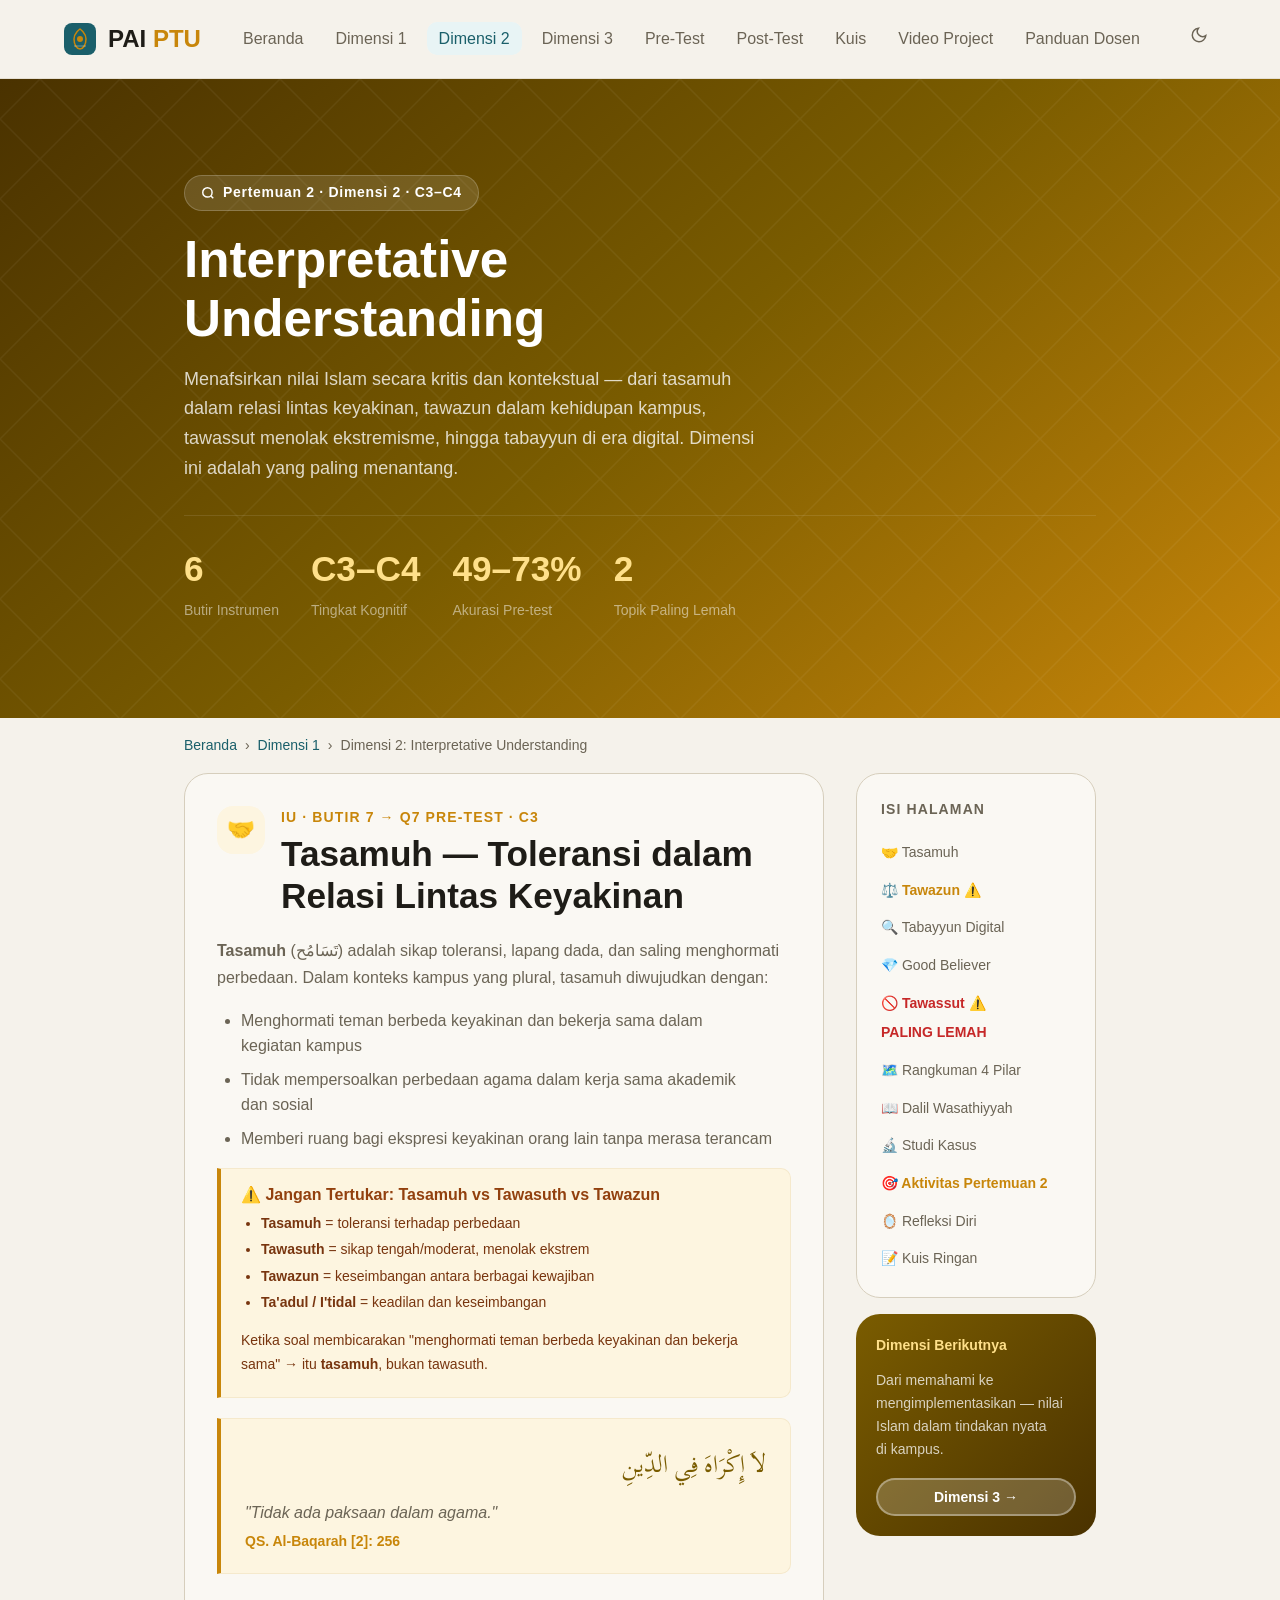
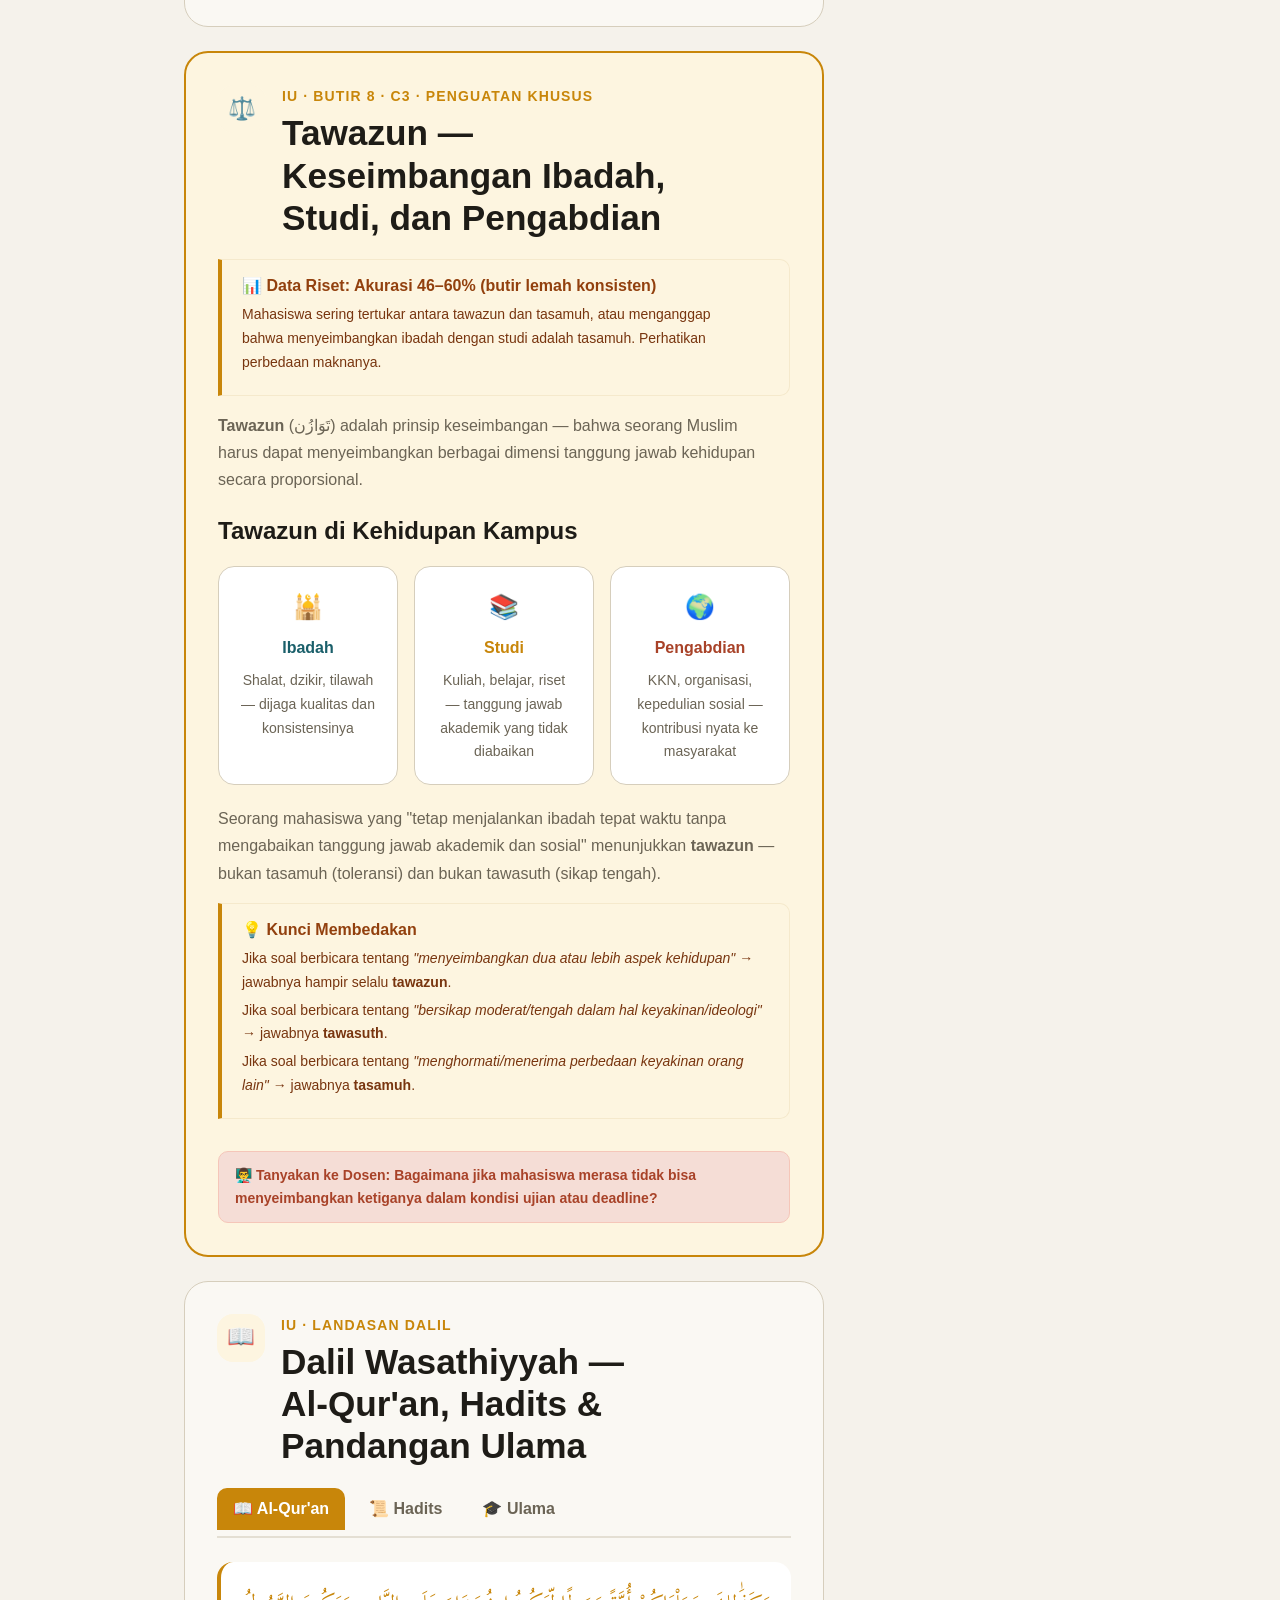
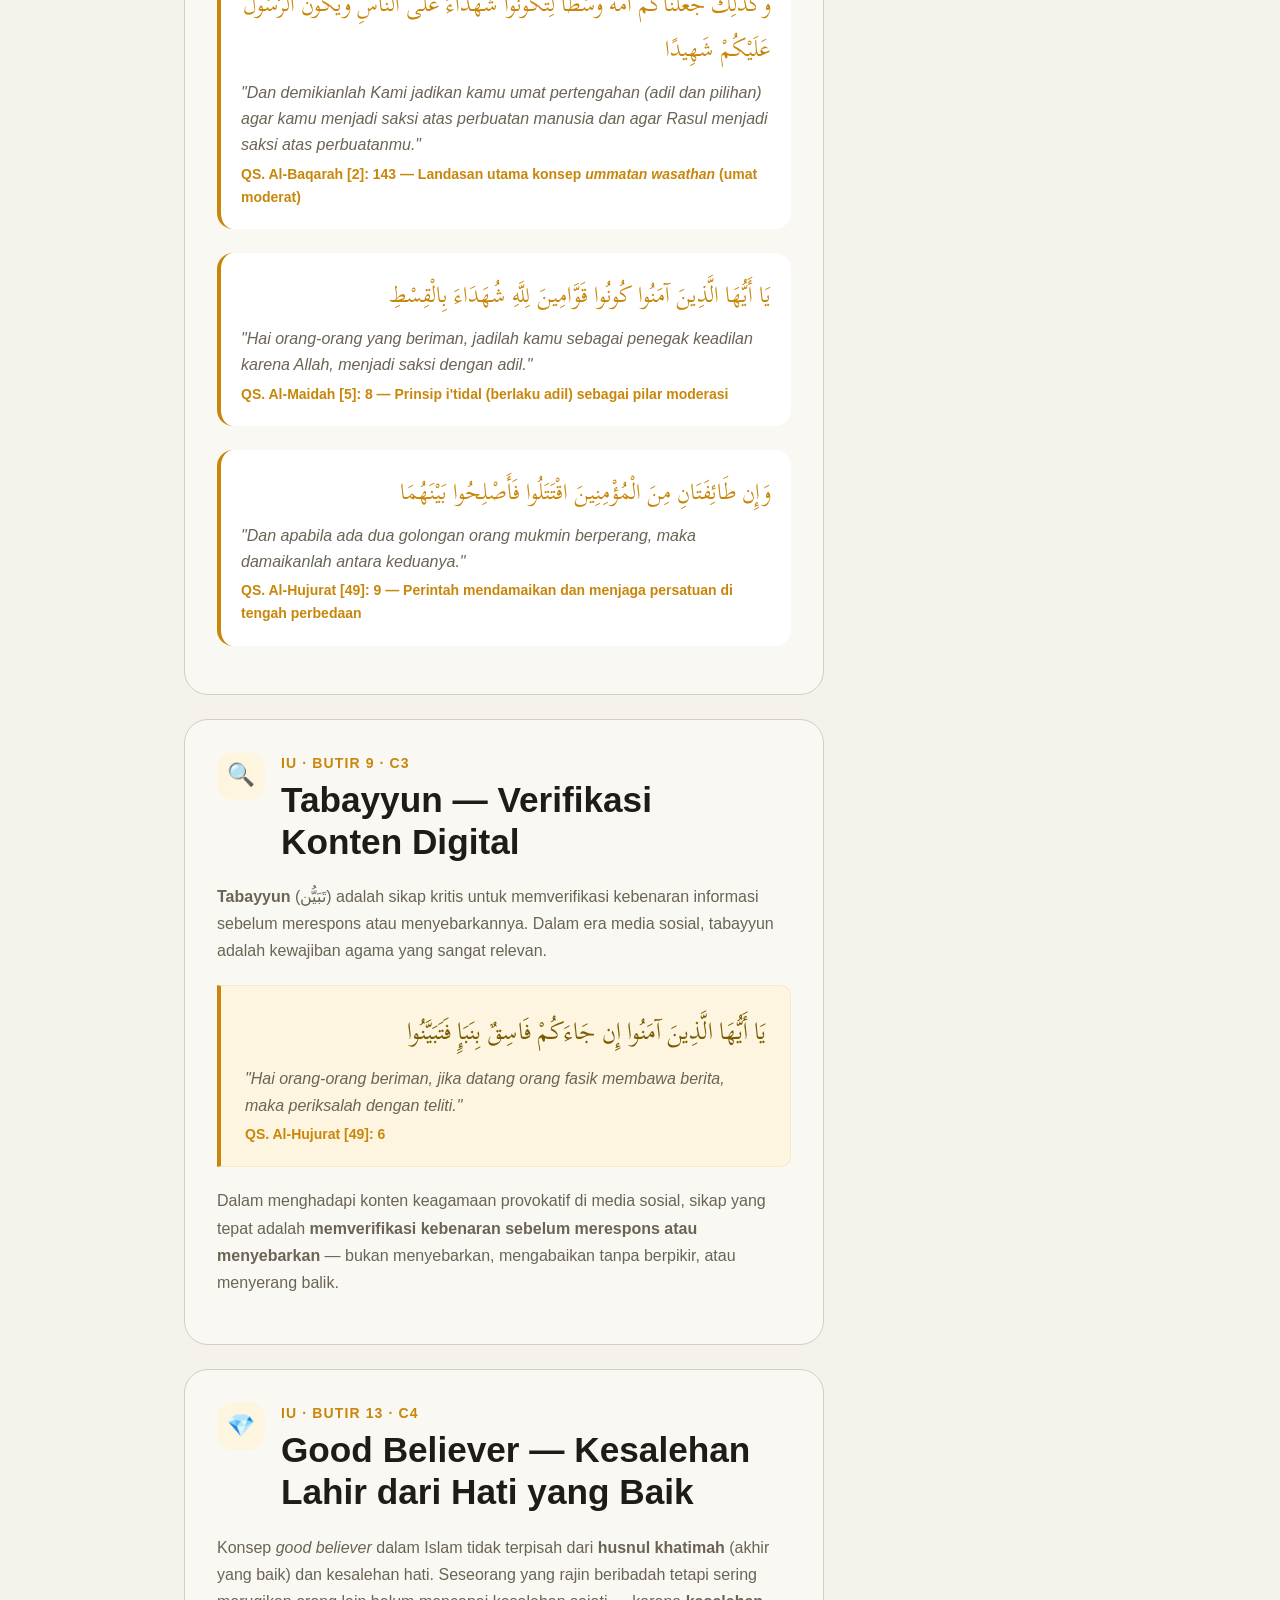
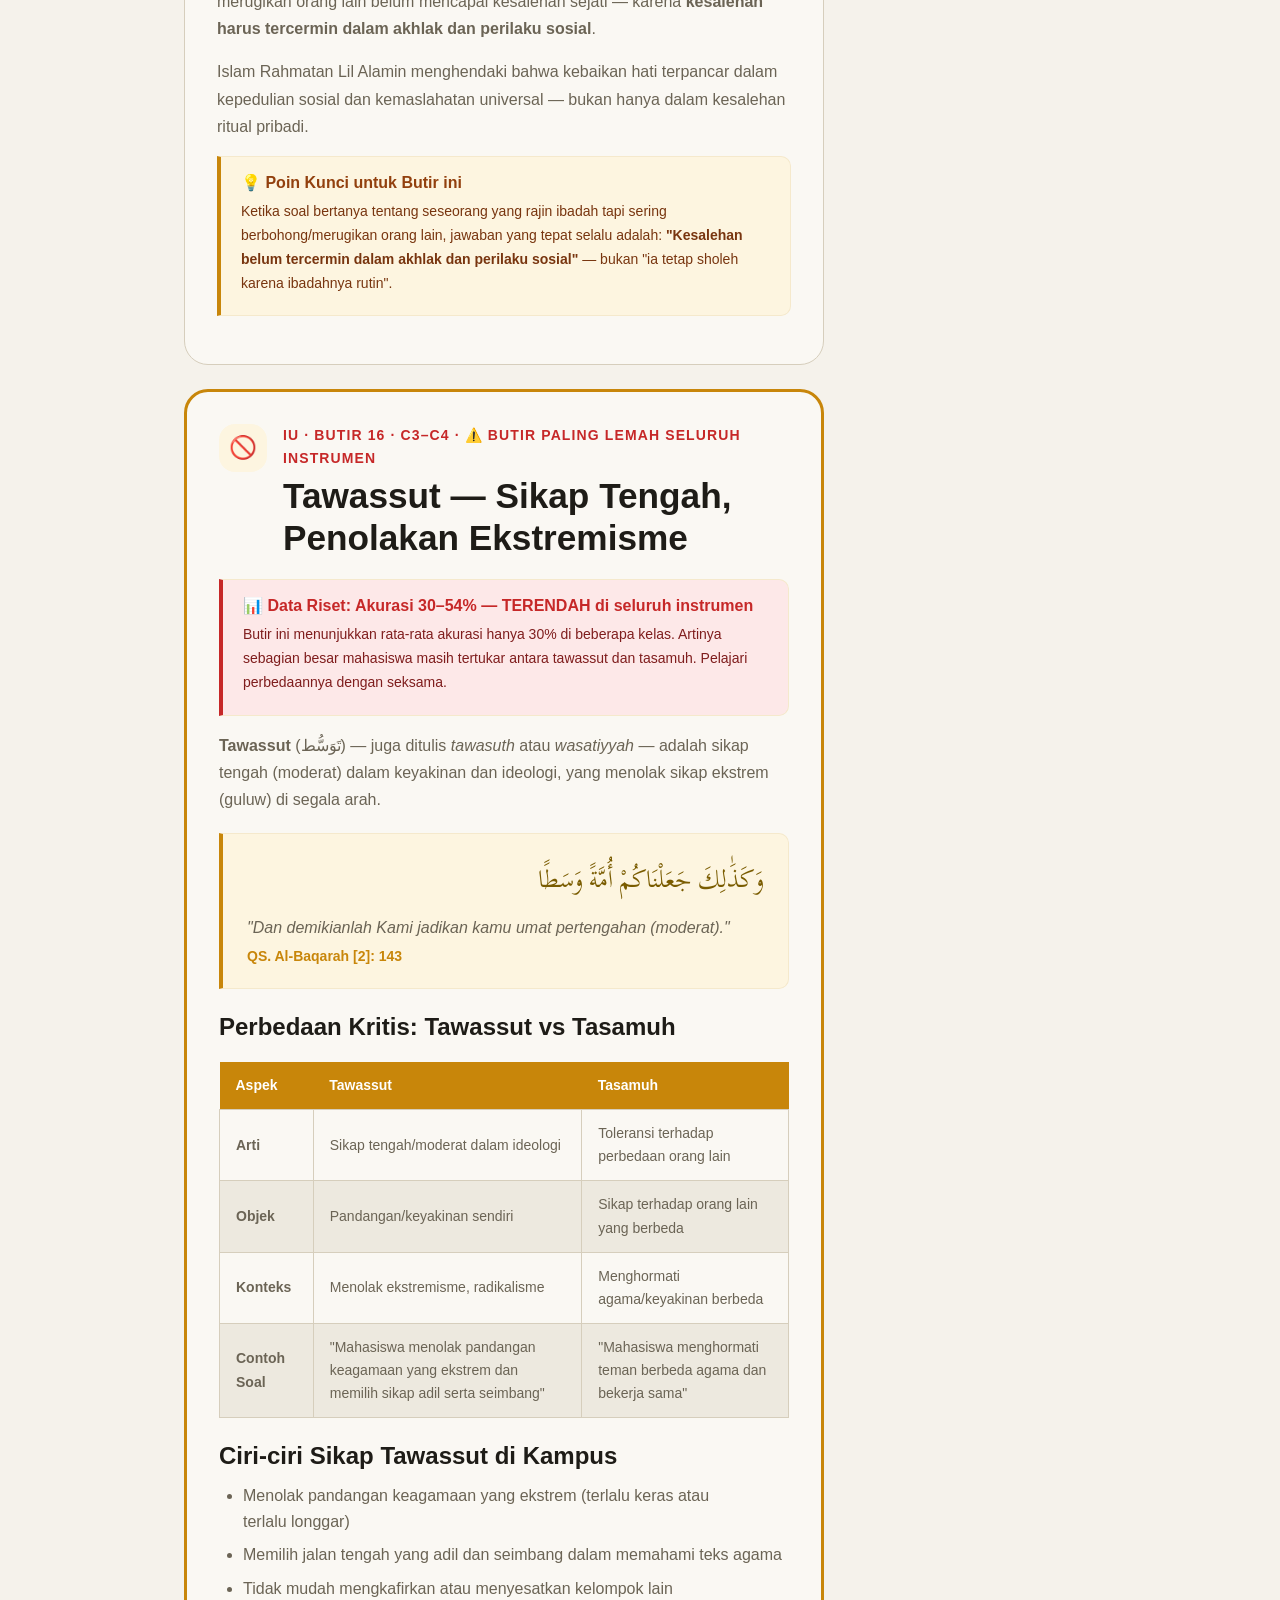
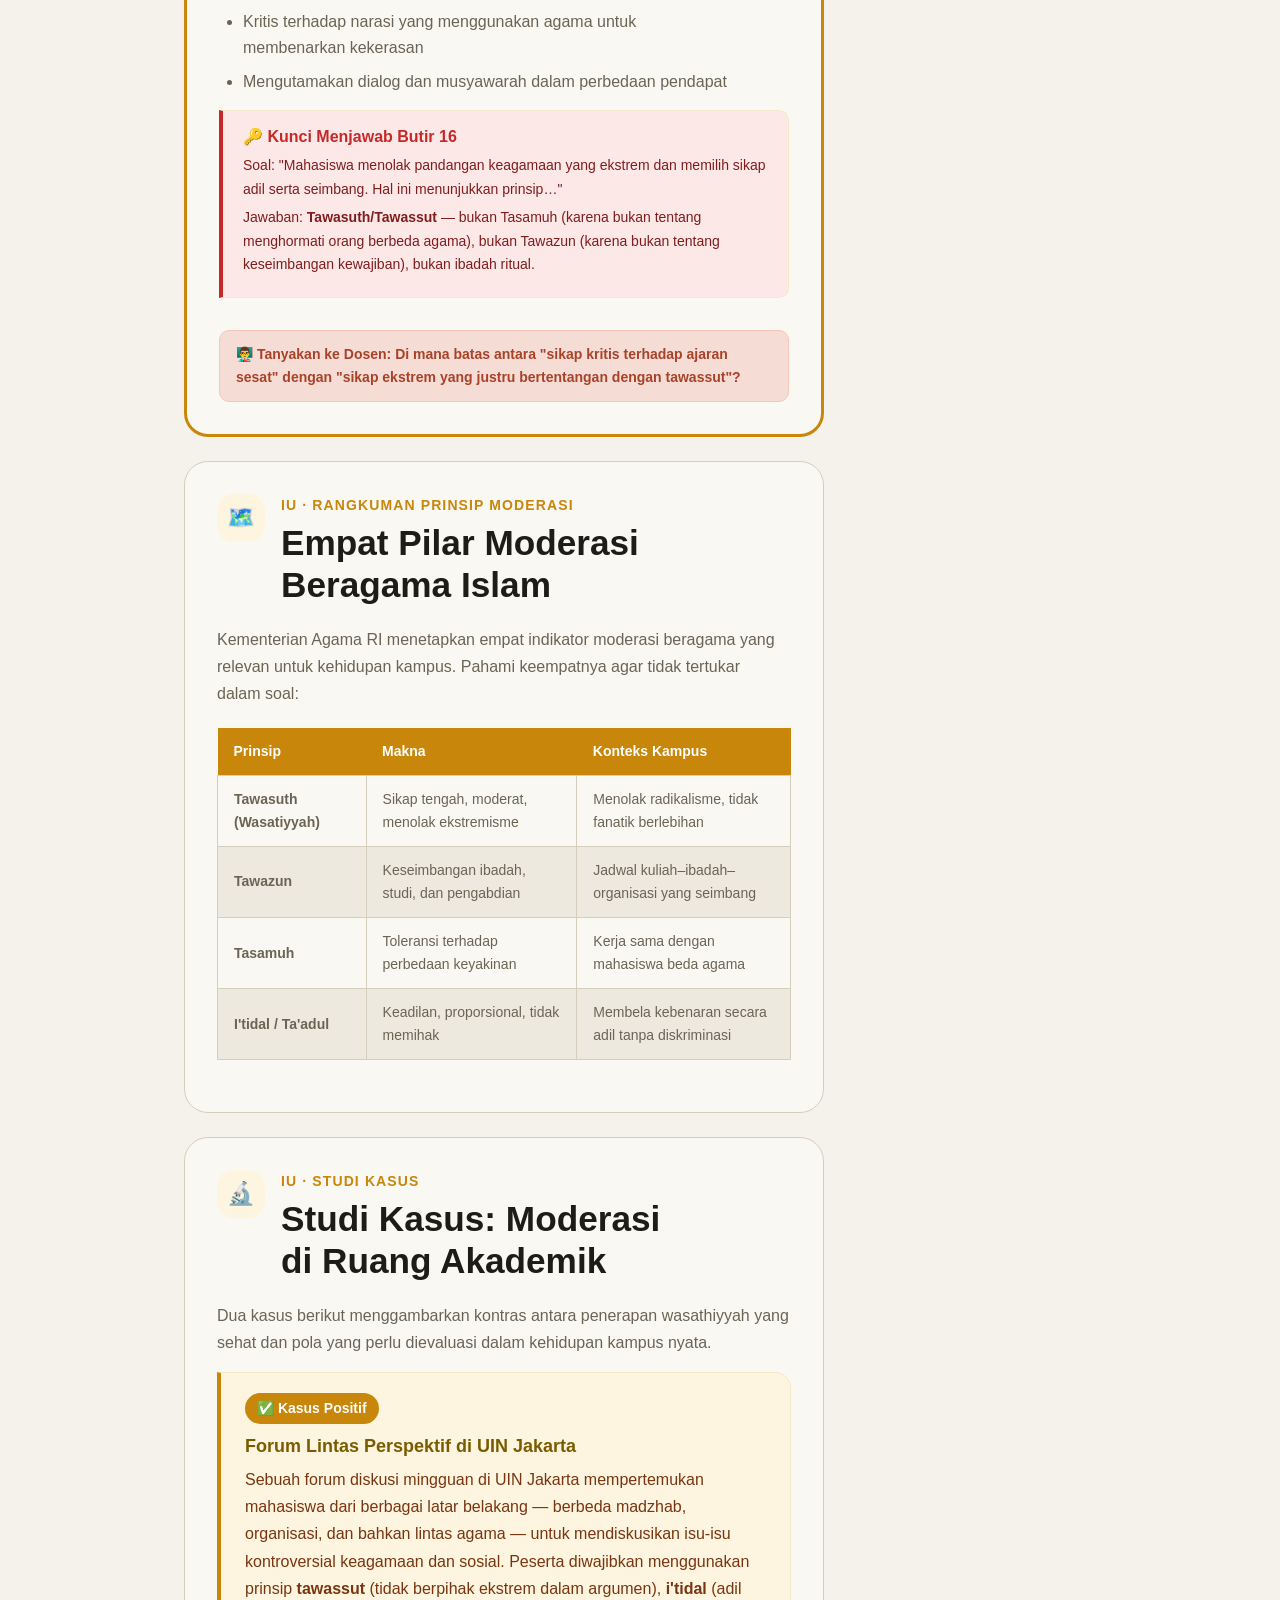
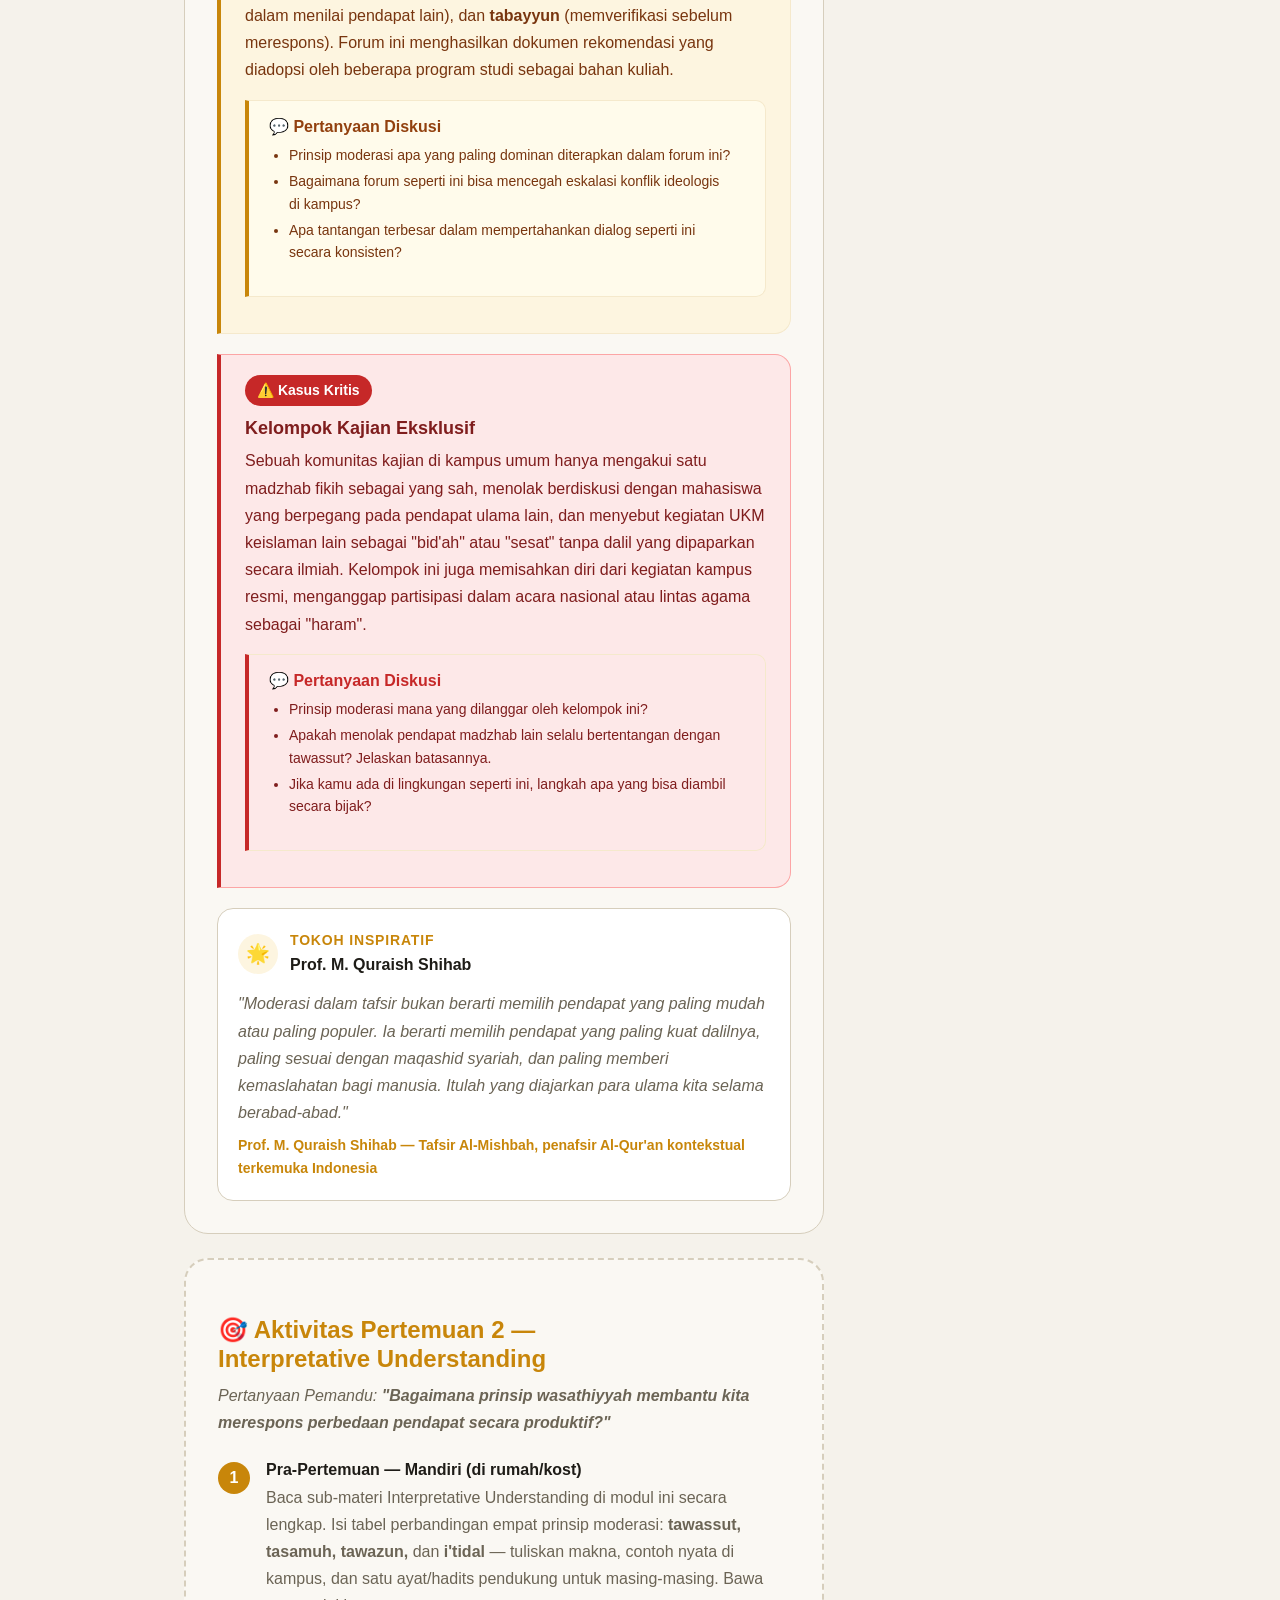
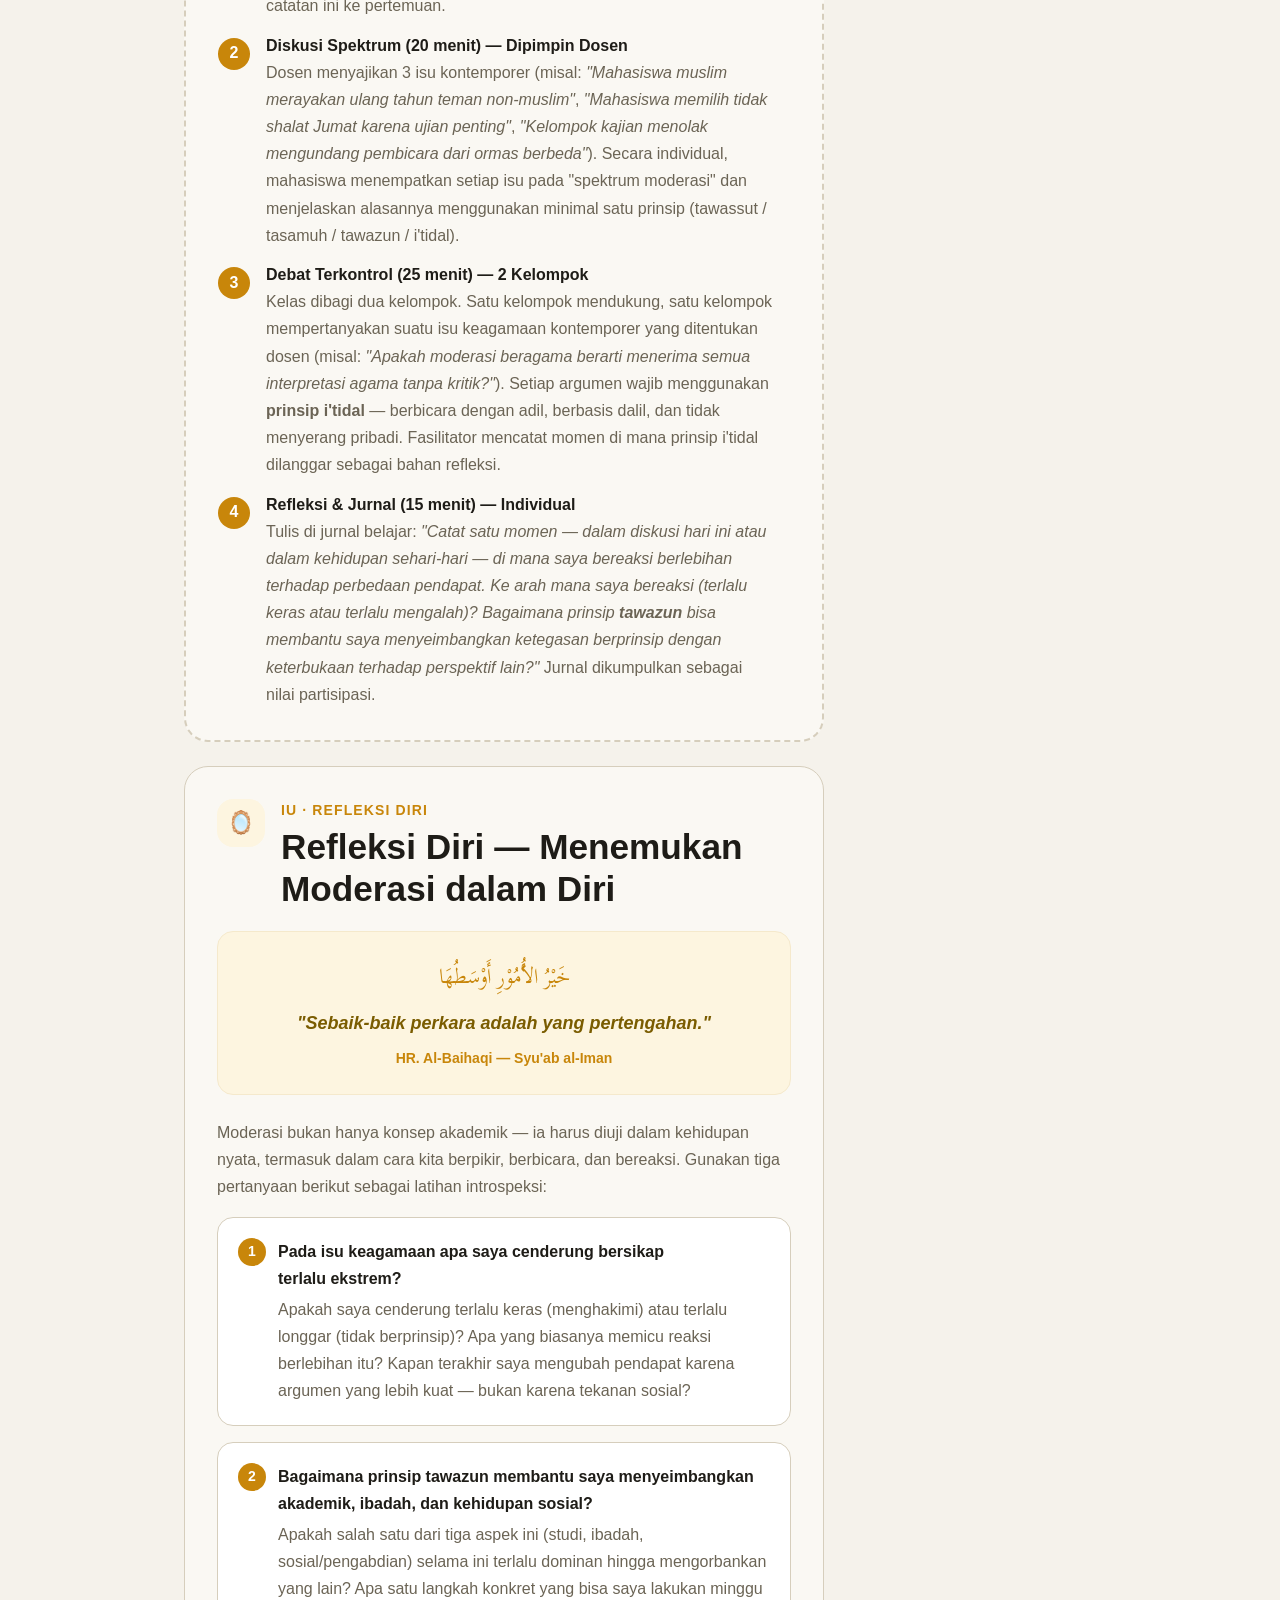
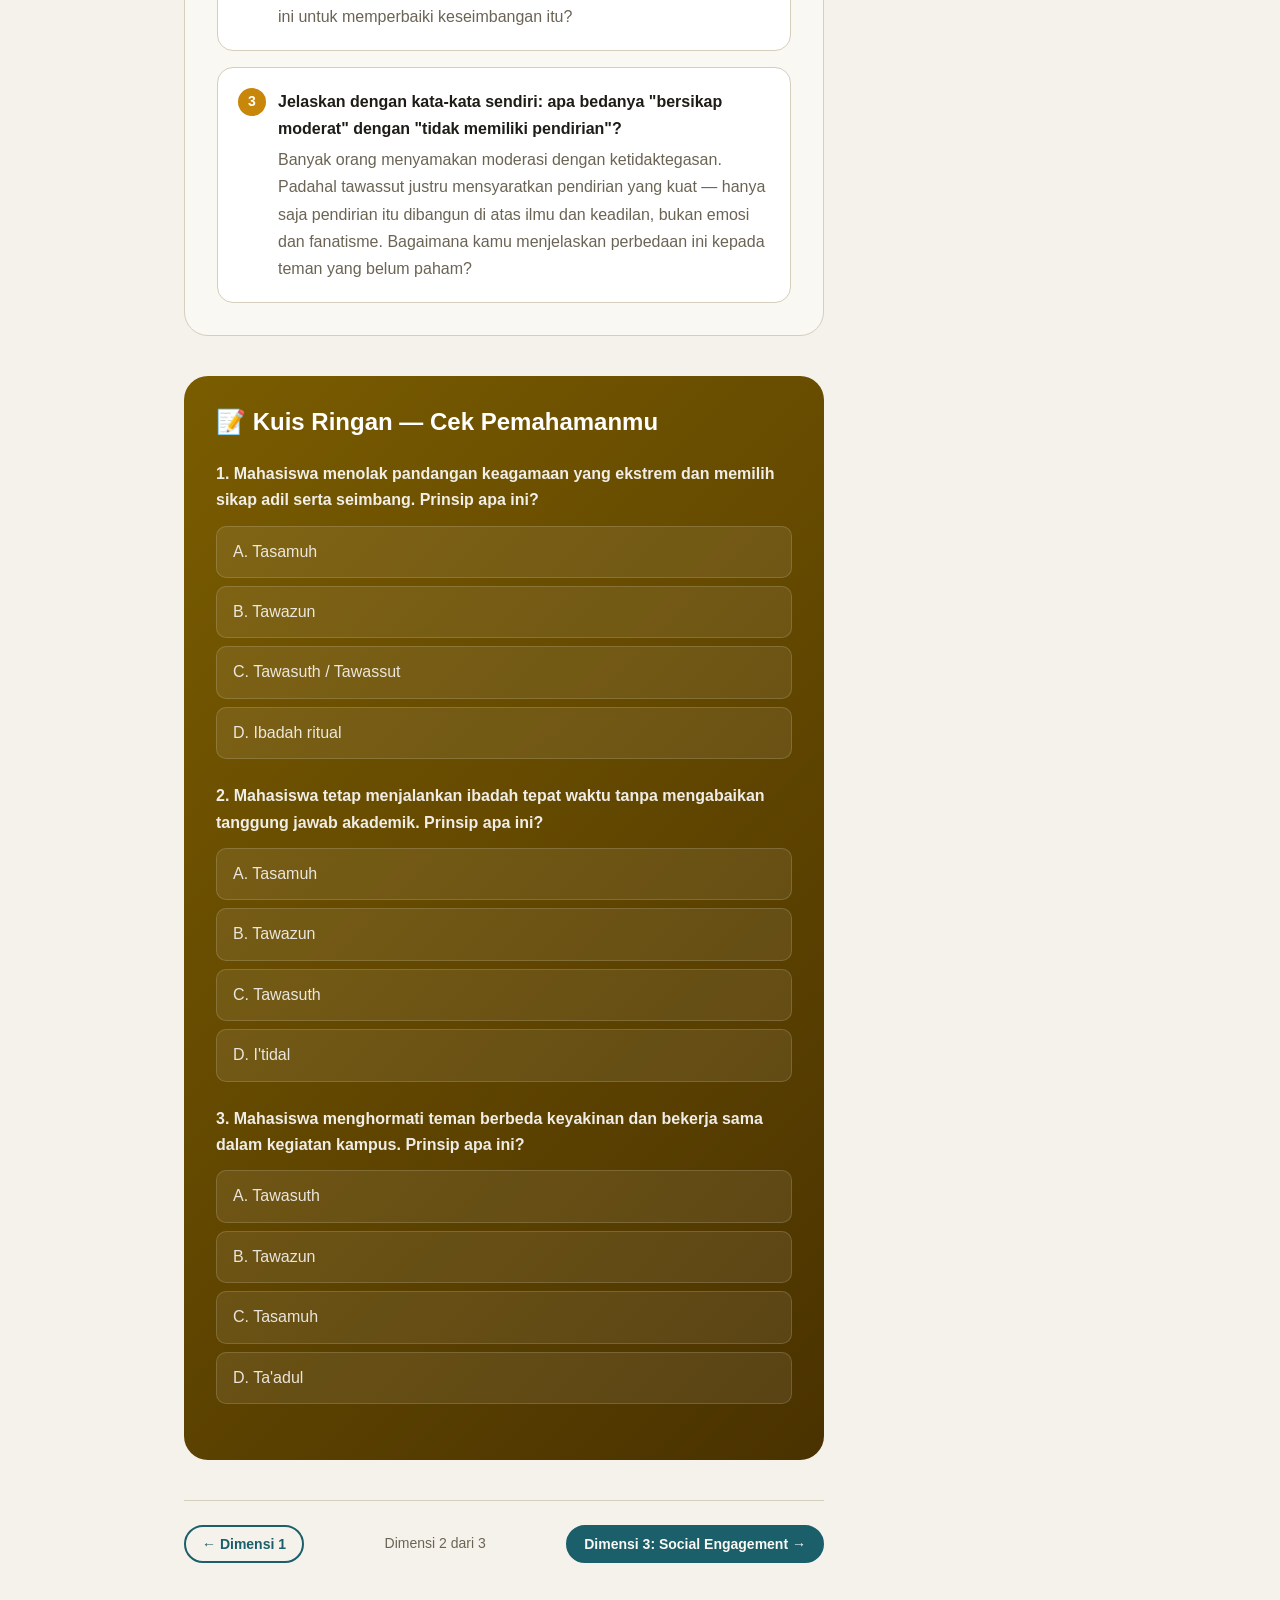
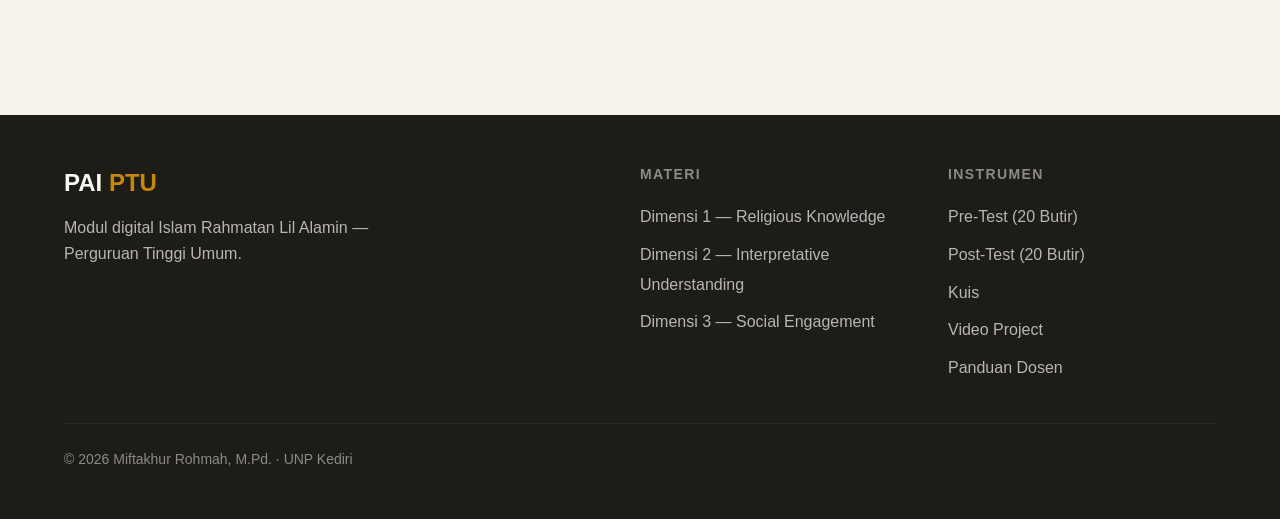
<file: dim2-iu.html>
<!DOCTYPE html>
<html lang="id" data-theme="light">
<head>
  <meta charset="UTF-8" />
  <meta name="viewport" content="width=device-width, initial-scale=1.0" />
  <title>Dimensi 2: Interpretative Understanding — Modul PAI PTU</title>
  <link rel="preconnect" href="https://fonts.googleapis.com"/>
  <link rel="preconnect" href="https://fonts.gstatic.com" crossorigin/>
  <link href="https://fonts.googleapis.com/css2?family=Scheherazade+New:wght@400;700&display=swap" rel="stylesheet"/>
  <link href="https://api.fontshare.com/v2/css?f[]=chillax@300,400,500,600,700&f[]=satoshi@300,400,500,700&display=swap" rel="stylesheet"/>
  <link rel="stylesheet" href="css/style.css"/>
  <style>
    .dim-hero {
      background: linear-gradient(140deg,#4a3200 0%,#7a5c00 50%,#c8860a 100%);
      color: white; padding-block: clamp(3.5rem,8vw,6rem);
      position: relative; overflow: hidden;
    }
    .dim-hero::before {
      content:''; position:absolute; inset:0;
      background-image:url("data:image/svg+xml,%3Csvg xmlns='http://www.w3.org/2000/svg' width='80' height='80' viewBox='0 0 80 80'%3E%3Cpath d='M40 0L80 40L40 80L0 40Z' fill='none' stroke='rgba(255,255,255,0.05)' stroke-width='1.5'/%3E%3C/svg%3E");
      pointer-events:none;
    }
    .dim-hero-inner { position:relative; z-index:1; }
    .dim-hero h1 { color:white; font-size:var(--text-2xl); margin-bottom:var(--space-4); max-width:22ch; line-height:1.15; }
    .dim-hero p  { color:rgba(255,255,255,.78); max-width:58ch; font-size:var(--text-base); }
    .dim-tag { display:inline-flex; align-items:center; gap:var(--space-2);
      background:rgba(255,255,255,.12); border:1px solid rgba(255,255,255,.2);
      color:white; border-radius:var(--radius-full); padding:.35rem var(--space-4);
      font-size:var(--text-xs); font-weight:700; letter-spacing:.05em; margin-bottom:var(--space-5); }
    .dim-stats { display:flex; gap:var(--space-8); flex-wrap:wrap;
      border-top:1px solid rgba(255,255,255,.1); padding-top:var(--space-6); margin-top:var(--space-8); }
    .dim-stat .num { font-family:var(--font-display); font-size:var(--text-xl); font-weight:700; color:#ffe08a; }
    .dim-stat .lbl { font-size:var(--text-xs); color:rgba(255,255,255,.5); }

    .sub-card {
      background:var(--color-surface); border:1px solid var(--color-border);
      border-radius:var(--radius-xl); padding:var(--space-8); margin-bottom:var(--space-6);
      scroll-margin-top: 80px;
    }
    .sub-card__header { display:flex; align-items:flex-start; gap:var(--space-4); margin-bottom:var(--space-5); }
    .sub-icon { width:48px; height:48px; border-radius:var(--radius-lg);
      display:flex; align-items:center; justify-content:center; font-size:1.4rem; flex-shrink:0; }
    .sub-card__tag { font-size:var(--text-xs); font-weight:700; letter-spacing:.08em; text-transform:uppercase;
      color:var(--color-gold); margin-bottom:var(--space-1); }
    .sub-card h2 { font-size:var(--text-xl); font-weight:700; margin-bottom:var(--space-2); }
    .sub-card h3 { font-size:var(--text-lg); font-weight:700; margin-bottom:var(--space-3); margin-top:var(--space-6); }
    .sub-card p  { font-size:var(--text-sm); color:var(--color-text-muted); margin-bottom:var(--space-4); line-height:1.7; }
    .sub-card ul, .sub-card ol { padding-left:var(--space-6); margin-bottom:var(--space-4); }
    .sub-card li { font-size:var(--text-sm); color:var(--color-text-muted); margin-bottom:var(--space-2); line-height:1.6; }

    .ayat-box {
      background:var(--color-gold-light); border:1px solid var(--color-gold-highlight);
      border-left:4px solid var(--color-gold);
      border-radius:0 var(--radius-md) var(--radius-md) 0;
      padding:var(--space-5) var(--space-6); margin-block: var(--space-5);
    }
    .ayat-box .arabic { font-family:'Scheherazade New',serif; font-size:1.5rem;
      direction:rtl; text-align:right; line-height:2.2; color:#7a5c00; margin-bottom:var(--space-2); }
    .ayat-box .terjemah { font-size:var(--text-sm); color:var(--color-text-muted); font-style:italic; }
    .ayat-box .sumber { font-size:var(--text-xs); color:var(--color-gold); font-weight:700; margin-top:var(--space-1); }

    .info-box {
      background:var(--color-gold-light); border:1px solid var(--color-gold-highlight);
      border-left:4px solid var(--color-gold);
      border-radius:0 var(--radius-md) var(--radius-md) 0;
      padding:var(--space-4) var(--space-5); margin-block: var(--space-4);
    }
    .info-box h5 { font-size:var(--text-sm); font-weight:700; color:#92400e; margin-bottom:var(--space-2); }
    .info-box p, .info-box li { font-size:var(--text-xs); color:#78350f; margin-bottom:var(--space-1); }
    .info-box ul { padding-left: var(--space-5); }

    .ask-dosen {
      display:inline-flex; align-items:center; gap:var(--space-2);
      background:var(--color-secondary-highlight); border:1px solid #f5c6b9;
      border-radius:var(--radius-md); padding:var(--space-3) var(--space-4);
      font-size:var(--text-xs); color:var(--color-secondary); font-weight:700; margin-top:var(--space-4);
    }

    /* Perbandingan prinsip */
    .prinsip-table { width:100%; border-collapse:collapse; margin-block:var(--space-5); font-size:var(--text-xs); }
    .prinsip-table th { background:var(--color-gold); color:white; padding:var(--space-3) var(--space-4); text-align:left; }
    .prinsip-table td { border:1px solid var(--color-border); padding:var(--space-3) var(--space-4); color:var(--color-text-muted); }
    .prinsip-table tr:nth-child(even) td { background:var(--color-surface-offset); }

    /* Kuis */
    .kuis-section {
      background:linear-gradient(135deg,#7a5c00,#4a3200);
      border-radius:var(--radius-xl); padding:var(--space-8); margin-top:var(--space-10); color:white;
    }
    .kuis-section h3 { color:white; font-size:var(--text-lg); margin-bottom:var(--space-6); }
    .kuis-q { margin-bottom:var(--space-6); }
    .kuis-q p { font-size:var(--text-sm); color:rgba(255,255,255,.9); margin-bottom:var(--space-3); font-weight:600; }
    .kuis-options { display:flex; flex-direction:column; gap:var(--space-2); }
    .kuis-option {
      background:rgba(255,255,255,.08); border:1.5px solid rgba(255,255,255,.15);
      border-radius:var(--radius-md); padding:var(--space-3) var(--space-4);
      cursor:pointer; font-size:var(--text-sm); color:rgba(255,255,255,.85);
      text-align:left; transition:background .2s, border-color .2s;
    }
    .kuis-option:hover { background:rgba(255,255,255,.15); border-color:rgba(255,255,255,.35); }
    .kuis-option.correct { background:rgba(46,125,50,.5); border-color:#81c784; color:white; }
    .kuis-option.wrong   { background:rgba(198,40,40,.4); border-color:#e57373; color:white; }
    .kuis-feedback { font-size:var(--text-xs); margin-top:var(--space-2); padding:var(--space-2) var(--space-3);
      border-radius:var(--radius-md); display:none; }
    .kuis-feedback.show { display:block; }
    .kuis-feedback.ok  { background:rgba(46,125,50,.3); color:#a5d6a7; }
    .kuis-feedback.no  { background:rgba(198,40,40,.25); color:#ef9a9a; }
    .kuis-score-bar { margin-top:var(--space-6); text-align:center; display:none; }
    .kuis-score-bar.show { display:block; }
    .kuis-score-bar .score-num { font-family:var(--font-display); font-size:var(--text-xl); font-weight:700; color:#ffe08a; }

    .dim-nav { display:flex; justify-content:space-between; align-items:center; flex-wrap:wrap; gap:var(--space-4);
      padding:var(--space-6) 0; border-top:1px solid var(--color-border); margin-top:var(--space-10); }

    /* Tabs */
    .tabs { display:flex; gap:var(--space-2); flex-wrap:wrap; margin-bottom:var(--space-5); border-bottom:2px solid var(--color-divider); padding-bottom:var(--space-2); }
    .tab-btn { padding:var(--space-2) var(--space-4); border-radius:var(--radius-md) var(--radius-md) 0 0; border:none; background:transparent; cursor:pointer; font-size:var(--text-sm); font-weight:600; color:var(--color-text-muted); transition:all .2s; }
    .tab-btn.active { background:var(--color-gold); color:white; }
    .tab-panel { display:none; } .tab-panel.active { display:block; }

    /* Quote block (untuk dalil tabs) */
    .quote-block { background:var(--color-surface-2); border-radius:var(--radius-lg); padding:var(--space-5); margin-bottom:var(--space-4); }
    .quote-block .arabic { font-family:'Scheherazade New',serif; font-size:1.4rem; direction:rtl; text-align:right; line-height:2; color:var(--color-gold); }
    .quote-block .terjemah { font-size:var(--text-sm); color:var(--color-text-muted); font-style:italic; margin-top:var(--space-2); }
    .quote-block .sumber { font-size:var(--text-xs); font-weight:700; color:var(--color-gold); margin-top:var(--space-1); }

    /* Steps list (untuk aktivitas) */
    .steps-list { display:flex; flex-direction:column; gap:var(--space-4); }
    .step-item { display:flex; gap:var(--space-4); }
    .step-number { width:32px; height:32px; border-radius:var(--radius-full); background:var(--color-gold); color:white; display:flex; align-items:center; justify-content:center; font-weight:700; font-size:var(--text-sm); flex-shrink:0; }
    .step-content h4 { font-size:var(--text-sm); font-weight:700; margin-bottom:var(--space-1); }
    .step-content p { font-size:var(--text-sm); color:var(--color-text-muted); margin:0; }

    /* Activity card */
    .activity-card { border:2px dashed var(--color-border); border-radius:var(--radius-xl); padding:var(--space-8); background:var(--color-surface); }
    .activity-card h3 { font-size:var(--text-lg); font-weight:700; color:var(--color-gold); margin-bottom:var(--space-2); }
  </style>
</head>
<body>

<header class="site-header">
  <div class="container container--wide">
    <nav class="nav-inner">
      <a href="index.html" class="nav-logo">
        <svg width="32" height="32" viewBox="0 0 32 32" fill="none">
          <rect width="32" height="32" rx="8" fill="#1a5f6a"/>
          <path d="M16 6C16 6 10 10 10 16C10 22 13 26 16 26C19 26 22 22 22 16C22 10 16 6 16 6Z" fill="none" stroke="#c8860a" stroke-width="1.5"/>
          <circle cx="16" cy="16" r="3" fill="#c8860a"/>
          <path d="M10 23h12" stroke="rgba(255,255,255,.35)" stroke-width="1"/>
        </svg>
        <span>PAI <span style="color:var(--color-gold)">PTU</span></span>
      </a>
      <ul class="nav-links" role="list">
        <li><a href="index.html">Beranda</a></li>
        <li><a href="dim1-rk.html">Dimensi 1</a></li>
        <li><a href="dim2-iu.html" class="active">Dimensi 2</a></li>
        <li><a href="dim3-se.html">Dimensi 3</a></li>
        <li><a href="pretest.html">Pre-Test</a></li>
        <li><a href="posttest.html">Post-Test</a></li>
        <li><a href="kuis.html">Kuis</a></li>
        <li><a href="video-project.html">Video Project</a></li>
        <li><a href="panduan-dosen.html">Panduan Dosen</a></li>
      </ul>
      <div class="nav-actions">
        <button class="btn-theme" data-theme-toggle aria-label="Toggle tema"></button>
        <button class="nav-mobile-btn" aria-expanded="false">
          <svg width="22" height="22" viewBox="0 0 24 24" fill="none" stroke="currentColor" stroke-width="2"><path d="M3 12h18M3 6h18M3 18h18"/></svg>
        </button>
      </div>
    </nav>
  </div>
</header>

<main>

<section class="dim-hero">
  <div class="container dim-hero-inner">
    <div class="dim-tag">
      <svg width="14" height="14" viewBox="0 0 24 24" fill="none" stroke="currentColor" stroke-width="2.5"><circle cx="11" cy="11" r="8"/><path d="m21 21-4.35-4.35"/></svg>
      Pertemuan 2 · Dimensi 2 · C3–C4
    </div>
    <h1>Interpretative Understanding</h1>
    <p>Menafsirkan nilai Islam secara kritis dan kontekstual — dari tasamuh dalam relasi lintas keyakinan, tawazun dalam kehidupan kampus, tawassut menolak ekstremisme, hingga tabayyun di era digital. Dimensi ini adalah yang paling menantang.</p>
    <div class="dim-stats">
      <div class="dim-stat"><div class="num">6</div><div class="lbl">Butir Instrumen</div></div>
      <div class="dim-stat"><div class="num">C3–C4</div><div class="lbl">Tingkat Kognitif</div></div>
      <div class="dim-stat"><div class="num">49–73%</div><div class="lbl">Akurasi Pre-test</div></div>
      <div class="dim-stat"><div class="num">2</div><div class="lbl">Topik Paling Lemah</div></div>
    </div>
  </div>
</section>

<div class="container" style="padding-block:var(--space-4);">
  <div style="display:flex;align-items:center;gap:var(--space-2);font-size:var(--text-xs);color:var(--color-text-muted);">
    <a href="index.html" style="color:var(--color-primary);">Beranda</a>
    <span>›</span><a href="dim1-rk.html" style="color:var(--color-primary);">Dimensi 1</a>
    <span>›</span><span>Dimensi 2: Interpretative Understanding</span>
  </div>
</div>

<div class="container" style="display:grid;grid-template-columns:1fr min(240px,28%);gap:var(--space-8);align-items:start;padding-bottom:var(--space-16);">

  <div>

    <!-- IU-1: Tasamuh -->
    <div class="sub-card reveal" id="tasamuh">
      <div class="sub-card__header">
        <div class="sub-icon" style="background:var(--color-gold-light);color:var(--color-gold);">🤝</div>
        <div>
          <div class="sub-card__tag">IU · Butir 7 → Q7 Pre-test · C3</div>
          <h2 style="margin:0;">Tasamuh — Toleransi dalam Relasi Lintas Keyakinan</h2>
        </div>
      </div>
      <p><strong>Tasamuh</strong> (تَسَامُح) adalah sikap toleransi, lapang dada, dan saling menghormati perbedaan. Dalam konteks kampus yang plural, tasamuh diwujudkan dengan:</p>
      <ul>
        <li>Menghormati teman berbeda keyakinan dan bekerja sama dalam kegiatan kampus</li>
        <li>Tidak mempersoalkan perbedaan agama dalam kerja sama akademik dan sosial</li>
        <li>Memberi ruang bagi ekspresi keyakinan orang lain tanpa merasa terancam</li>
      </ul>
      <div class="info-box">
        <h5>⚠️ Jangan Tertukar: Tasamuh vs Tawasuth vs Tawazun</h5>
        <ul>
          <li><strong>Tasamuh</strong> = toleransi terhadap perbedaan</li>
          <li><strong>Tawasuth</strong> = sikap tengah/moderat, menolak ekstrem</li>
          <li><strong>Tawazun</strong> = keseimbangan antara berbagai kewajiban</li>
          <li><strong>Ta'adul / I'tidal</strong> = keadilan dan keseimbangan</li>
        </ul>
        <p>Ketika soal membicarakan "menghormati teman berbeda keyakinan dan bekerja sama" → itu <strong>tasamuh</strong>, bukan tawasuth.</p>
      </div>
      <div class="ayat-box">
        <div class="arabic">لَا إِكْرَاهَ فِي الدِّينِ</div>
        <div class="terjemah">"Tidak ada paksaan dalam agama."</div>
        <div class="sumber">QS. Al-Baqarah [2]: 256</div>
      </div>
    </div>

    <!-- IU-2: Tawazun — FOKUS PENGUATAN -->
    <div class="sub-card reveal" id="tawazun" style="border:2px solid var(--color-gold); background:var(--color-gold-light);">
      <div class="sub-card__header">
        <div class="sub-icon" style="background:var(--color-gold-light);color:var(--color-gold);">⚖️</div>
        <div>
          <div class="sub-card__tag" style="color:var(--color-gold);">IU · Butir 8 · C3 · PENGUATAN KHUSUS</div>
          <h2 style="margin:0;">Tawazun — Keseimbangan Ibadah, Studi, dan Pengabdian</h2>
        </div>
      </div>
      <div class="info-box">
        <h5>📊 Data Riset: Akurasi 46–60% (butir lemah konsisten)</h5>
        <p>Mahasiswa sering tertukar antara tawazun dan tasamuh, atau menganggap bahwa menyeimbangkan ibadah dengan studi adalah tasamuh. Perhatikan perbedaan maknanya.</p>
      </div>
      <p><strong>Tawazun</strong> (تَوَازُن) adalah prinsip keseimbangan — bahwa seorang Muslim harus dapat menyeimbangkan berbagai dimensi tanggung jawab kehidupan secara proporsional.</p>
      <h3>Tawazun di Kehidupan Kampus</h3>
      <div style="display:grid;grid-template-columns:repeat(3,1fr);gap:var(--space-4);margin-block:var(--space-5);">
        <div style="background:var(--color-surface-2);border-radius:var(--radius-lg);padding:var(--space-5);text-align:center;border:1px solid var(--color-border);">
          <div style="font-size:1.5rem;margin-bottom:var(--space-2);">🕌</div>
          <strong style="display:block;color:var(--color-primary);margin-bottom:var(--space-2);font-size:var(--text-sm);">Ibadah</strong>
          <p style="font-size:var(--text-xs);color:var(--color-text-muted);margin:0;">Shalat, dzikir, tilawah — dijaga kualitas dan konsistensinya</p>
        </div>
        <div style="background:var(--color-surface-2);border-radius:var(--radius-lg);padding:var(--space-5);text-align:center;border:1px solid var(--color-border);">
          <div style="font-size:1.5rem;margin-bottom:var(--space-2);">📚</div>
          <strong style="display:block;color:var(--color-gold);margin-bottom:var(--space-2);font-size:var(--text-sm);">Studi</strong>
          <p style="font-size:var(--text-xs);color:var(--color-text-muted);margin:0;">Kuliah, belajar, riset — tanggung jawab akademik yang tidak diabaikan</p>
        </div>
        <div style="background:var(--color-surface-2);border-radius:var(--radius-lg);padding:var(--space-5);text-align:center;border:1px solid var(--color-border);">
          <div style="font-size:1.5rem;margin-bottom:var(--space-2);">🌍</div>
          <strong style="display:block;color:var(--color-secondary);margin-bottom:var(--space-2);font-size:var(--text-sm);">Pengabdian</strong>
          <p style="font-size:var(--text-xs);color:var(--color-text-muted);margin:0;">KKN, organisasi, kepedulian sosial — kontribusi nyata ke masyarakat</p>
        </div>
      </div>
      <p>Seorang mahasiswa yang "tetap menjalankan ibadah tepat waktu tanpa mengabaikan tanggung jawab akademik dan sosial" menunjukkan <strong>tawazun</strong> — bukan tasamuh (toleransi) dan bukan tawasuth (sikap tengah).</p>
      <div class="info-box">
        <h5>💡 Kunci Membedakan</h5>
        <p>Jika soal berbicara tentang <em>"menyeimbangkan dua atau lebih aspek kehidupan"</em> → jawabnya hampir selalu <strong>tawazun</strong>.</p>
        <p>Jika soal berbicara tentang <em>"bersikap moderat/tengah dalam hal keyakinan/ideologi"</em> → jawabnya <strong>tawasuth</strong>.</p>
        <p>Jika soal berbicara tentang <em>"menghormati/menerima perbedaan keyakinan orang lain"</em> → jawabnya <strong>tasamuh</strong>.</p>
      </div>
      <span class="ask-dosen">👨‍🏫 Tanyakan ke Dosen: Bagaimana jika mahasiswa merasa tidak bisa menyeimbangkan ketiganya dalam kondisi ujian atau deadline?</span>
    </div>

    <!-- DALIL IU: Tabs Al-Qur'an / Hadits / Ulama -->
    <div class="sub-card reveal" id="dalil-iu">
      <div class="sub-card__header">
        <div class="sub-icon" style="background:var(--color-gold-light);color:var(--color-gold);">📖</div>
        <div>
          <div class="sub-card__tag">IU · Landasan Dalil</div>
          <h2 style="margin:0;">Dalil Wasathiyyah — Al-Qur'an, Hadits & Pandangan Ulama</h2>
        </div>
      </div>

      <div data-tabs>
        <div class="tabs">
          <button class="tab-btn active" data-tab="tab-quran">📖 Al-Qur'an</button>
          <button class="tab-btn" data-tab="tab-hadits">📜 Hadits</button>
          <button class="tab-btn" data-tab="tab-ulama">🎓 Ulama</button>
        </div>

        <!-- TAB: Al-Qur'an -->
        <div class="tab-panel active" id="tab-quran">
          <div class="quote-block">
            <div class="arabic">وَكَذَٰلِكَ جَعَلْنَاكُمْ أُمَّةً وَسَطًا لِّتَكُونُوا شُهَدَاءَ عَلَى النَّاسِ وَيَكُونَ الرَّسُولُ عَلَيْكُمْ شَهِيدًا</div>
            <div class="terjemah">"Dan demikianlah Kami jadikan kamu umat pertengahan (adil dan pilihan) agar kamu menjadi saksi atas perbuatan manusia dan agar Rasul menjadi saksi atas perbuatanmu."</div>
            <div class="sumber">QS. Al-Baqarah [2]: 143 — Landasan utama konsep <em>ummatan wasathan</em> (umat moderat)</div>
          </div>
          <div class="quote-block">
            <div class="arabic">يَا أَيُّهَا الَّذِينَ آمَنُوا كُونُوا قَوَّامِينَ لِلَّهِ شُهَدَاءَ بِالْقِسْطِ</div>
            <div class="terjemah">"Hai orang-orang yang beriman, jadilah kamu sebagai penegak keadilan karena Allah, menjadi saksi dengan adil."</div>
            <div class="sumber">QS. Al-Maidah [5]: 8 — Prinsip i'tidal (berlaku adil) sebagai pilar moderasi</div>
          </div>
          <div class="quote-block">
            <div class="arabic">وَإِن طَائِفَتَانِ مِنَ الْمُؤْمِنِينَ اقْتَتَلُوا فَأَصْلِحُوا بَيْنَهُمَا</div>
            <div class="terjemah">"Dan apabila ada dua golongan orang mukmin berperang, maka damaikanlah antara keduanya."</div>
            <div class="sumber">QS. Al-Hujurat [49]: 9 — Perintah mendamaikan dan menjaga persatuan di tengah perbedaan</div>
          </div>
        </div>

        <!-- TAB: Hadits -->
        <div class="tab-panel" id="tab-hadits">
          <div class="quote-block">
            <div class="terjemah">"Sesungguhnya agama ini mudah. Tidak ada seseorang yang mempersulit agama melainkan ia tidak akan mampu melaksanakannya. Maka berlaku luruslah, dekatilah (kesempurnaan), dan bergembiralah."</div>
            <div class="sumber">HR. Bukhari No. 39 — Dalil bahwa Islam menghendaki kemudahan, bukan sikap ekstrem yang menyulitkan</div>
          </div>
          <div class="quote-block">
            <div class="terjemah">"Pertengahan dalam urusan agama adalah yang terbaik." (<em>Al-iqtishad fi al-'amal khayrun min al-ijtihad</em>)</div>
            <div class="sumber">HR. Abu Dawud — Prinsip proporsionalitas dalam amal ibadah, mendukung tawazun dan tawassut</div>
          </div>
          <div class="quote-block">
            <div class="terjemah">"Sesungguhnya Allah menyukai kelembutan dalam segala urusan." (<em>Inna Allaha yuhibbu al-rifqa fi al-amri kullihi</em>)</div>
            <div class="sumber">HR. Muslim No. 2593 — Landasan tasamuh dan pendekatan moderat dalam dakwah dan interaksi sosial</div>
          </div>
        </div>

        <!-- TAB: Ulama -->
        <div class="tab-panel" id="tab-ulama">
          <div class="quote-block">
            <div style="font-size:var(--text-sm);font-weight:700;color:var(--color-gold);margin-bottom:var(--space-2);">Syekh Yusuf al-Qaradawi — <em>Al-Sahwah al-Islamiyyah bayna al-Juhud wa al-Tatharruf</em></div>
            <div class="terjemah">"Wasathiyyah bukan berarti lemah atau tidak berpendirian. Wasathiyyah adalah kekuatan yang menyeimbangkan antara akal dan wahyu, antara dunia dan akhirat, antara hak individu dan kemaslahatan umat. Ia adalah ciri khas Islam yang membedakannya dari semua ideologi buatan manusia."</div>
            <div class="sumber">Syekh Yusuf al-Qaradawi, pemikir Islam kontemporer dan tokoh wasathiyyah internasional</div>
          </div>
          <div class="quote-block">
            <div style="font-size:var(--text-sm);font-weight:700;color:var(--color-gold);margin-bottom:var(--space-2);">Imam Al-Mawardi — <em>Al-Ahkam al-Sulthaniyyah</em></div>
            <div class="terjemah">"Moderasi dalam fikih (al-iqtishad fi al-fiqh) berarti mengambil jalan tengah yang tidak mempersulit dan tidak pula terlalu longgar sehingga merusak kemaslahatan. Hakim dan ulama wajib mempertimbangkan konteks zaman dan kondisi masyarakat dalam mengistinbathkan hukum."</div>
            <div class="sumber">Imam Al-Mawardi (974–1058 M), ulama fikih dan pemikir politik Islam klasik</div>
          </div>
          <div class="quote-block">
            <div style="font-size:var(--text-sm);font-weight:700;color:var(--color-gold);margin-bottom:var(--space-2);">Prof. Azyumardi Azra — <em>Islam Nusantara: Jaringan Global dan Lokal</em></div>
            <div class="terjemah">"Islam Nusantara adalah wajah nyata wasathiyyah yang telah teruji berabad-abad. Ia menunjukkan bahwa Islam bisa berdampingan dengan budaya lokal, sistem demokrasi, dan keberagaman tanpa kehilangan identitas akidahnya. Inilah kontribusi Indonesia kepada peradaban Islam global."</div>
            <div class="sumber">Prof. Azyumardi Azra (1955–2022), Guru Besar UIN Jakarta, tokoh Islam moderat dan Islam Nusantara</div>
          </div>
        </div>
      </div>
    </div>

    <!-- IU-3: Tabayyun Digital -->
    <div class="sub-card reveal" id="tabayyun">
      <div class="sub-card__header">
        <div class="sub-icon" style="background:var(--color-gold-light);color:var(--color-gold);">🔍</div>
        <div>
          <div class="sub-card__tag">IU · Butir 9 · C3</div>
          <h2 style="margin:0;">Tabayyun — Verifikasi Konten Digital</h2>
        </div>
      </div>
      <p><strong>Tabayyun</strong> (تَبَيُّن) adalah sikap kritis untuk memverifikasi kebenaran informasi sebelum merespons atau menyebarkannya. Dalam era media sosial, tabayyun adalah kewajiban agama yang sangat relevan.</p>
      <div class="ayat-box">
        <div class="arabic">يَا أَيُّهَا الَّذِينَ آمَنُوا إِن جَاءَكُمْ فَاسِقٌ بِنَبَإٍ فَتَبَيَّنُوا</div>
        <div class="terjemah">"Hai orang-orang beriman, jika datang orang fasik membawa berita, maka periksalah dengan teliti."</div>
        <div class="sumber">QS. Al-Hujurat [49]: 6</div>
      </div>
      <p>Dalam menghadapi konten keagamaan provokatif di media sosial, sikap yang tepat adalah <strong>memverifikasi kebenaran sebelum merespons atau menyebarkan</strong> — bukan menyebarkan, mengabaikan tanpa berpikir, atau menyerang balik.</p>
    </div>

    <!-- IU-4: Husnul Khatimah / Good Believer -->
    <div class="sub-card reveal" id="good-believer">
      <div class="sub-card__header">
        <div class="sub-icon" style="background:var(--color-gold-light);color:var(--color-gold);">💎</div>
        <div>
          <div class="sub-card__tag">IU · Butir 13 · C4</div>
          <h2 style="margin:0;">Good Believer — Kesalehan Lahir dari Hati yang Baik</h2>
        </div>
      </div>
      <p>Konsep <em>good believer</em> dalam Islam tidak terpisah dari <strong>husnul khatimah</strong> (akhir yang baik) dan kesalehan hati. Seseorang yang rajin beribadah tetapi sering merugikan orang lain belum mencapai kesalehan sejati — karena <strong>kesalehan harus tercermin dalam akhlak dan perilaku sosial</strong>.</p>
      <p>Islam Rahmatan Lil Alamin menghendaki bahwa kebaikan hati terpancar dalam kepedulian sosial dan kemaslahatan universal — bukan hanya dalam kesalehan ritual pribadi.</p>
      <div class="info-box">
        <h5>💡 Poin Kunci untuk Butir ini</h5>
        <p>Ketika soal bertanya tentang seseorang yang rajin ibadah tapi sering berbohong/merugikan orang lain, jawaban yang tepat selalu adalah: <strong>"Kesalehan belum tercermin dalam akhlak dan perilaku sosial"</strong> — bukan "ia tetap sholeh karena ibadahnya rutin".</p>
      </div>
    </div>

    <!-- IU-5: Tawassut — FOKUS PENGUATAN UTAMA -->
    <div class="sub-card reveal" id="tawassut" style="border:3px solid var(--color-gold);">
      <div class="sub-card__header">
        <div class="sub-icon" style="background:var(--color-gold-light);color:var(--color-gold);">🚫</div>
        <div>
          <div class="sub-card__tag" style="color:#c62828;">IU · Butir 16 · C3–C4 · ⚠️ BUTIR PALING LEMAH SELURUH INSTRUMEN</div>
          <h2 style="margin:0;">Tawassut — Sikap Tengah, Penolakan Ekstremisme</h2>
        </div>
      </div>
      <div class="info-box" style="border-left-color:#c62828;background:#fde8e8;">
        <h5 style="color:#c62828;">📊 Data Riset: Akurasi 30–54% — TERENDAH di seluruh instrumen</h5>
        <p style="color:#7f1d1d;">Butir ini menunjukkan rata-rata akurasi hanya 30% di beberapa kelas. Artinya sebagian besar mahasiswa masih tertukar antara tawassut dan tasamuh. Pelajari perbedaannya dengan seksama.</p>
      </div>
      <p><strong>Tawassut</strong> (تَوَسُّط) — juga ditulis <em>tawasuth</em> atau <em>wasatiyyah</em> — adalah sikap tengah (moderat) dalam keyakinan dan ideologi, yang menolak sikap ekstrem (guluw) di segala arah.</p>
      <div class="ayat-box">
        <div class="arabic">وَكَذَٰلِكَ جَعَلْنَاكُمْ أُمَّةً وَسَطًا</div>
        <div class="terjemah">"Dan demikianlah Kami jadikan kamu umat pertengahan (moderat)."</div>
        <div class="sumber">QS. Al-Baqarah [2]: 143</div>
      </div>
      <h3>Perbedaan Kritis: Tawassut vs Tasamuh</h3>
      <table class="prinsip-table">
        <thead>
          <tr><th>Aspek</th><th>Tawassut</th><th>Tasamuh</th></tr>
        </thead>
        <tbody>
          <tr><td><strong>Arti</strong></td><td>Sikap tengah/moderat dalam ideologi</td><td>Toleransi terhadap perbedaan orang lain</td></tr>
          <tr><td><strong>Objek</strong></td><td>Pandangan/keyakinan sendiri</td><td>Sikap terhadap orang lain yang berbeda</td></tr>
          <tr><td><strong>Konteks</strong></td><td>Menolak ekstremisme, radikalisme</td><td>Menghormati agama/keyakinan berbeda</td></tr>
          <tr><td><strong>Contoh Soal</strong></td><td>"Mahasiswa menolak pandangan keagamaan yang ekstrem dan memilih sikap adil serta seimbang"</td><td>"Mahasiswa menghormati teman berbeda agama dan bekerja sama"</td></tr>
        </tbody>
      </table>
      <h3>Ciri-ciri Sikap Tawassut di Kampus</h3>
      <ul>
        <li>Menolak pandangan keagamaan yang ekstrem (terlalu keras atau terlalu longgar)</li>
        <li>Memilih jalan tengah yang adil dan seimbang dalam memahami teks agama</li>
        <li>Tidak mudah mengkafirkan atau menyesatkan kelompok lain</li>
        <li>Kritis terhadap narasi yang menggunakan agama untuk membenarkan kekerasan</li>
        <li>Mengutamakan dialog dan musyawarah dalam perbedaan pendapat</li>
      </ul>
      <div class="info-box" style="border-left-color:#c62828;background:#fde8e8;">
        <h5 style="color:#c62828;">🔑 Kunci Menjawab Butir 16</h5>
        <p style="color:#7f1d1d;">Soal: "Mahasiswa menolak pandangan keagamaan yang ekstrem dan memilih sikap adil serta seimbang. Hal ini menunjukkan prinsip…"</p>
        <p style="color:#7f1d1d;">Jawaban: <strong>Tawasuth/Tawassut</strong> — bukan Tasamuh (karena bukan tentang menghormati orang berbeda agama), bukan Tawazun (karena bukan tentang keseimbangan kewajiban), bukan ibadah ritual.</p>
      </div>
      <span class="ask-dosen">👨‍🏫 Tanyakan ke Dosen: Di mana batas antara "sikap kritis terhadap ajaran sesat" dengan "sikap ekstrem yang justru bertentangan dengan tawassut"?</span>
    </div>

    <!-- IU-6: Tabayyun/Husnul Khatimah (Q17 dibahas di D3) -->
    <div class="sub-card reveal" id="moderasi-rangkuman">
      <div class="sub-card__header">
        <div class="sub-icon" style="background:var(--color-gold-light);color:var(--color-gold);">🗺️</div>
        <div>
          <div class="sub-card__tag">IU · Rangkuman Prinsip Moderasi</div>
          <h2 style="margin:0;">Empat Pilar Moderasi Beragama Islam</h2>
        </div>
      </div>
      <p>Kementerian Agama RI menetapkan empat indikator moderasi beragama yang relevan untuk kehidupan kampus. Pahami keempatnya agar tidak tertukar dalam soal:</p>
      <table class="prinsip-table">
        <thead>
          <tr><th>Prinsip</th><th>Makna</th><th>Konteks Kampus</th></tr>
        </thead>
        <tbody>
          <tr>
            <td><strong>Tawasuth (Wasatiyyah)</strong></td>
            <td>Sikap tengah, moderat, menolak ekstremisme</td>
            <td>Menolak radikalisme, tidak fanatik berlebihan</td>
          </tr>
          <tr>
            <td><strong>Tawazun</strong></td>
            <td>Keseimbangan ibadah, studi, dan pengabdian</td>
            <td>Jadwal kuliah–ibadah–organisasi yang seimbang</td>
          </tr>
          <tr>
            <td><strong>Tasamuh</strong></td>
            <td>Toleransi terhadap perbedaan keyakinan</td>
            <td>Kerja sama dengan mahasiswa beda agama</td>
          </tr>
          <tr>
            <td><strong>I'tidal / Ta'adul</strong></td>
            <td>Keadilan, proporsional, tidak memihak</td>
            <td>Membela kebenaran secara adil tanpa diskriminasi</td>
          </tr>
        </tbody>
      </table>
    </div>

    <!-- STUDI KASUS IU -->
    <div class="sub-card reveal" id="studi-kasus-iu">
      <div class="sub-card__header">
        <div class="sub-icon" style="background:var(--color-gold-light);color:var(--color-gold);">🔬</div>
        <div>
          <div class="sub-card__tag">IU · Studi Kasus</div>
          <h2 style="margin:0;">Studi Kasus: Moderasi di Ruang Akademik</h2>
        </div>
      </div>
      <p>Dua kasus berikut menggambarkan kontras antara penerapan wasathiyyah yang sehat dan pola yang perlu dievaluasi dalam kehidupan kampus nyata.</p>

      <!-- Kasus Positif -->
      <div style="background:var(--color-gold-light);border:1.5px solid var(--color-gold-highlight);border-left:4px solid var(--color-gold);border-radius:0 var(--radius-lg) var(--radius-lg) 0;padding:var(--space-5) var(--space-6);margin-bottom:var(--space-5);">
        <div style="display:flex;align-items:center;gap:var(--space-2);margin-bottom:var(--space-3);">
          <span style="background:var(--color-gold);color:white;border-radius:var(--radius-full);padding:.25rem var(--space-3);font-size:var(--text-xs);font-weight:700;">✅ Kasus Positif</span>
        </div>
        <h3 style="color:#7a5c00;font-size:var(--text-base);margin-bottom:var(--space-2);margin-top:0;">Forum Lintas Perspektif di UIN Jakarta</h3>
        <p style="color:#78350f;font-size:var(--text-sm);margin-bottom:var(--space-3);">Sebuah forum diskusi mingguan di UIN Jakarta mempertemukan mahasiswa dari berbagai latar belakang — berbeda madzhab, organisasi, dan bahkan lintas agama — untuk mendiskusikan isu-isu kontroversial keagamaan dan sosial. Peserta diwajibkan menggunakan prinsip <strong>tawassut</strong> (tidak berpihak ekstrem dalam argumen), <strong>i'tidal</strong> (adil dalam menilai pendapat lain), dan <strong>tabayyun</strong> (memverifikasi sebelum merespons). Forum ini menghasilkan dokumen rekomendasi yang diadopsi oleh beberapa program studi sebagai bahan kuliah.</p>
        <div class="info-box" style="background:#fffbeb;border-left-color:var(--color-gold);">
          <h5 style="color:#92400e;">💬 Pertanyaan Diskusi</h5>
          <ul>
            <li style="color:#78350f;">Prinsip moderasi apa yang paling dominan diterapkan dalam forum ini?</li>
            <li style="color:#78350f;">Bagaimana forum seperti ini bisa mencegah eskalasi konflik ideologis di kampus?</li>
            <li style="color:#78350f;">Apa tantangan terbesar dalam mempertahankan dialog seperti ini secara konsisten?</li>
          </ul>
        </div>
      </div>

      <!-- Kasus Kritis -->
      <div style="background:#fde8e8;border:1.5px solid #fca5a5;border-left:4px solid #c62828;border-radius:0 var(--radius-lg) var(--radius-lg) 0;padding:var(--space-5) var(--space-6);margin-bottom:var(--space-5);">
        <div style="display:flex;align-items:center;gap:var(--space-2);margin-bottom:var(--space-3);">
          <span style="background:#c62828;color:white;border-radius:var(--radius-full);padding:.25rem var(--space-3);font-size:var(--text-xs);font-weight:700;">⚠️ Kasus Kritis</span>
        </div>
        <h3 style="color:#7f1d1d;font-size:var(--text-base);margin-bottom:var(--space-2);margin-top:0;">Kelompok Kajian Eksklusif</h3>
        <p style="color:#7f1d1d;font-size:var(--text-sm);margin-bottom:var(--space-3);">Sebuah komunitas kajian di kampus umum hanya mengakui satu madzhab fikih sebagai yang sah, menolak berdiskusi dengan mahasiswa yang berpegang pada pendapat ulama lain, dan menyebut kegiatan UKM keislaman lain sebagai "bid'ah" atau "sesat" tanpa dalil yang dipaparkan secara ilmiah. Kelompok ini juga memisahkan diri dari kegiatan kampus resmi, menganggap partisipasi dalam acara nasional atau lintas agama sebagai "haram".</p>
        <div class="info-box" style="background:#fde8e8;border-left-color:#c62828;">
          <h5 style="color:#c62828;">💬 Pertanyaan Diskusi</h5>
          <ul>
            <li style="color:#7f1d1d;">Prinsip moderasi mana yang dilanggar oleh kelompok ini?</li>
            <li style="color:#7f1d1d;">Apakah menolak pendapat madzhab lain selalu bertentangan dengan tawassut? Jelaskan batasannya.</li>
            <li style="color:#7f1d1d;">Jika kamu ada di lingkungan seperti ini, langkah apa yang bisa diambil secara bijak?</li>
          </ul>
        </div>
      </div>

      <!-- Tokoh Inspiratif -->
      <div style="background:var(--color-surface-2);border-radius:var(--radius-lg);padding:var(--space-5);border:1px solid var(--color-border);">
        <div style="display:flex;align-items:center;gap:var(--space-3);margin-bottom:var(--space-3);">
          <div style="width:40px;height:40px;border-radius:var(--radius-full);background:var(--color-gold-light);display:flex;align-items:center;justify-content:center;font-size:1.2rem;flex-shrink:0;">🌟</div>
          <div>
            <div style="font-size:var(--text-xs);font-weight:700;color:var(--color-gold);text-transform:uppercase;letter-spacing:.06em;">Tokoh Inspiratif</div>
            <div style="font-size:var(--text-sm);font-weight:700;">Prof. M. Quraish Shihab</div>
          </div>
        </div>
        <p style="font-size:var(--text-sm);color:var(--color-text-muted);font-style:italic;margin-bottom:var(--space-2);">
          "Moderasi dalam tafsir bukan berarti memilih pendapat yang paling mudah atau paling populer. Ia berarti memilih pendapat yang paling kuat dalilnya, paling sesuai dengan maqashid syariah, dan paling memberi kemaslahatan bagi manusia. Itulah yang diajarkan para ulama kita selama berabad-abad."
        </p>
        <div style="font-size:var(--text-xs);font-weight:700;color:var(--color-gold);">Prof. M. Quraish Shihab — Tafsir Al-Mishbah, penafsir Al-Qur'an kontekstual terkemuka Indonesia</div>
      </div>
    </div>

    <!-- AKTIVITAS PERTEMUAN 2 -->
    <div class="activity-card sub-card reveal" id="aktivitas-iu">
      <h3>🎯 Aktivitas Pertemuan 2 — Interpretative Understanding</h3>
      <p style="color:var(--color-text-muted);font-style:italic;font-size:var(--text-sm);margin-bottom:var(--space-6);">Pertanyaan Pemandu: <strong>"Bagaimana prinsip wasathiyyah membantu kita merespons perbedaan pendapat secara produktif?"</strong></p>

      <div class="steps-list">
        <div class="step-item">
          <div class="step-number">1</div>
          <div class="step-content">
            <h4>Pra-Pertemuan — Mandiri (di rumah/kost)</h4>
            <p>Baca sub-materi Interpretative Understanding di modul ini secara lengkap. Isi tabel perbandingan empat prinsip moderasi: <strong>tawassut, tasamuh, tawazun,</strong> dan <strong>i'tidal</strong> — tuliskan makna, contoh nyata di kampus, dan satu ayat/hadits pendukung untuk masing-masing. Bawa catatan ini ke pertemuan.</p>
          </div>
        </div>
        <div class="step-item">
          <div class="step-number">2</div>
          <div class="step-content">
            <h4>Diskusi Spektrum (20 menit) — Dipimpin Dosen</h4>
            <p>Dosen menyajikan 3 isu kontemporer (misal: <em>"Mahasiswa muslim merayakan ulang tahun teman non-muslim"</em>, <em>"Mahasiswa memilih tidak shalat Jumat karena ujian penting"</em>, <em>"Kelompok kajian menolak mengundang pembicara dari ormas berbeda"</em>). Secara individual, mahasiswa menempatkan setiap isu pada "spektrum moderasi" dan menjelaskan alasannya menggunakan minimal satu prinsip (tawassut / tasamuh / tawazun / i'tidal).</p>
          </div>
        </div>
        <div class="step-item">
          <div class="step-number">3</div>
          <div class="step-content">
            <h4>Debat Terkontrol (25 menit) — 2 Kelompok</h4>
            <p>Kelas dibagi dua kelompok. Satu kelompok mendukung, satu kelompok mempertanyakan suatu isu keagamaan kontemporer yang ditentukan dosen (misal: <em>"Apakah moderasi beragama berarti menerima semua interpretasi agama tanpa kritik?"</em>). Setiap argumen wajib menggunakan <strong>prinsip i'tidal</strong> — berbicara dengan adil, berbasis dalil, dan tidak menyerang pribadi. Fasilitator mencatat momen di mana prinsip i'tidal dilanggar sebagai bahan refleksi.</p>
          </div>
        </div>
        <div class="step-item">
          <div class="step-number">4</div>
          <div class="step-content">
            <h4>Refleksi &amp; Jurnal (15 menit) — Individual</h4>
            <p>Tulis di jurnal belajar: <em>"Catat satu momen — dalam diskusi hari ini atau dalam kehidupan sehari-hari — di mana saya bereaksi berlebihan terhadap perbedaan pendapat. Ke arah mana saya bereaksi (terlalu keras atau terlalu mengalah)? Bagaimana prinsip <strong>tawazun</strong> bisa membantu saya menyeimbangkan ketegasan berprinsip dengan keterbukaan terhadap perspektif lain?"</em> Jurnal dikumpulkan sebagai nilai partisipasi.</p>
          </div>
        </div>
      </div>
    </div>

    <!-- REFLEKSI DIRI -->
    <div class="sub-card reveal" id="refleksi-iu">
      <div class="sub-card__header">
        <div class="sub-icon" style="background:var(--color-gold-light);color:var(--color-gold);">🪞</div>
        <div>
          <div class="sub-card__tag">IU · Refleksi Diri</div>
          <h2 style="margin:0;">Refleksi Diri — Menemukan Moderasi dalam Diri</h2>
        </div>
      </div>

      <div style="background:var(--color-gold-light);border:1.5px solid var(--color-gold-highlight);border-radius:var(--radius-lg);padding:var(--space-6);margin-bottom:var(--space-6);text-align:center;">
        <div style="font-family:'Scheherazade New',serif;font-size:1.3rem;direction:rtl;text-align:center;line-height:2;color:var(--color-gold);margin-bottom:var(--space-3);">خَيْرُ الْأُمُوْرِ أَوْسَطُهَا</div>
        <div style="font-size:var(--text-base);font-style:italic;color:#7a5c00;font-weight:600;margin-bottom:var(--space-2);">
          "Sebaik-baik perkara adalah yang pertengahan."
        </div>
        <div style="font-size:var(--text-xs);font-weight:700;color:var(--color-gold);">HR. Al-Baihaqi — Syu'ab al-Iman</div>
      </div>

      <p>Moderasi bukan hanya konsep akademik — ia harus diuji dalam kehidupan nyata, termasuk dalam cara kita berpikir, berbicara, dan bereaksi. Gunakan tiga pertanyaan berikut sebagai latihan introspeksi:</p>

      <div style="display:flex;flex-direction:column;gap:var(--space-4);">
        <div style="background:var(--color-surface-2);border-radius:var(--radius-lg);padding:var(--space-5);border:1px solid var(--color-border);">
          <div style="display:flex;align-items:flex-start;gap:var(--space-3);">
            <div style="min-width:28px;height:28px;background:var(--color-gold);border-radius:var(--radius-full);display:flex;align-items:center;justify-content:center;color:white;font-weight:700;font-size:var(--text-xs);flex-shrink:0;">1</div>
            <div>
              <p style="font-weight:700;color:var(--color-text);margin-bottom:var(--space-1);font-size:var(--text-sm);">Pada isu keagamaan apa saya cenderung bersikap terlalu ekstrem?</p>
              <p style="margin:0;">Apakah saya cenderung terlalu keras (menghakimi) atau terlalu longgar (tidak berprinsip)? Apa yang biasanya memicu reaksi berlebihan itu? Kapan terakhir saya mengubah pendapat karena argumen yang lebih kuat — bukan karena tekanan sosial?</p>
            </div>
          </div>
        </div>
        <div style="background:var(--color-surface-2);border-radius:var(--radius-lg);padding:var(--space-5);border:1px solid var(--color-border);">
          <div style="display:flex;align-items:flex-start;gap:var(--space-3);">
            <div style="min-width:28px;height:28px;background:var(--color-gold);border-radius:var(--radius-full);display:flex;align-items:center;justify-content:center;color:white;font-weight:700;font-size:var(--text-xs);flex-shrink:0;">2</div>
            <div>
              <p style="font-weight:700;color:var(--color-text);margin-bottom:var(--space-1);font-size:var(--text-sm);">Bagaimana prinsip tawazun membantu saya menyeimbangkan akademik, ibadah, dan kehidupan sosial?</p>
              <p style="margin:0;">Apakah salah satu dari tiga aspek ini (studi, ibadah, sosial/pengabdian) selama ini terlalu dominan hingga mengorbankan yang lain? Apa satu langkah konkret yang bisa saya lakukan minggu ini untuk memperbaiki keseimbangan itu?</p>
            </div>
          </div>
        </div>
        <div style="background:var(--color-surface-2);border-radius:var(--radius-lg);padding:var(--space-5);border:1px solid var(--color-border);">
          <div style="display:flex;align-items:flex-start;gap:var(--space-3);">
            <div style="min-width:28px;height:28px;background:var(--color-gold);border-radius:var(--radius-full);display:flex;align-items:center;justify-content:center;color:white;font-weight:700;font-size:var(--text-xs);flex-shrink:0;">3</div>
            <div>
              <p style="font-weight:700;color:var(--color-text);margin-bottom:var(--space-1);font-size:var(--text-sm);">Jelaskan dengan kata-kata sendiri: apa bedanya "bersikap moderat" dengan "tidak memiliki pendirian"?</p>
              <p style="margin:0;">Banyak orang menyamakan moderasi dengan ketidaktegasan. Padahal tawassut justru mensyaratkan pendirian yang kuat — hanya saja pendirian itu dibangun di atas ilmu dan keadilan, bukan emosi dan fanatisme. Bagaimana kamu menjelaskan perbedaan ini kepada teman yang belum paham?</p>
            </div>
          </div>
        </div>
      </div>
    </div>

    <!-- KUIS RINGAN D2 -->
    <div class="kuis-section reveal" id="kuis-d2">
      <h3>📝 Kuis Ringan — Cek Pemahamanmu</h3>

      <div class="kuis-q" id="kq1">
        <p>1. Mahasiswa menolak pandangan keagamaan yang ekstrem dan memilih sikap adil serta seimbang. Prinsip apa ini?</p>
        <div class="kuis-options">
          <button class="kuis-option" data-q="kq1" data-correct="false" onclick="pilihJawaban(this)">A. Tasamuh</button>
          <button class="kuis-option" data-q="kq1" data-correct="false" onclick="pilihJawaban(this)">B. Tawazun</button>
          <button class="kuis-option" data-q="kq1" data-correct="true"  onclick="pilihJawaban(this)">C. Tawasuth / Tawassut</button>
          <button class="kuis-option" data-q="kq1" data-correct="false" onclick="pilihJawaban(this)">D. Ibadah ritual</button>
        </div>
        <div class="kuis-feedback ok" id="fb-kq1-ok">✅ Benar! Menolak ekstremisme = tawasuth/tawassut (sikap tengah/moderat), bukan tasamuh (toleransi terhadap perbedaan orang lain).</div>
        <div class="kuis-feedback no" id="fb-kq1-no">❌ Kurang tepat. "Menolak pandangan ekstrem dan memilih sikap adil serta seimbang" adalah ciri tawasuth — sikap tengah dalam keyakinan sendiri.</div>
      </div>

      <div class="kuis-q" id="kq2">
        <p>2. Mahasiswa tetap menjalankan ibadah tepat waktu tanpa mengabaikan tanggung jawab akademik. Prinsip apa ini?</p>
        <div class="kuis-options">
          <button class="kuis-option" data-q="kq2" data-correct="false" onclick="pilihJawaban(this)">A. Tasamuh</button>
          <button class="kuis-option" data-q="kq2" data-correct="true"  onclick="pilihJawaban(this)">B. Tawazun</button>
          <button class="kuis-option" data-q="kq2" data-correct="false" onclick="pilihJawaban(this)">C. Tawasuth</button>
          <button class="kuis-option" data-q="kq2" data-correct="false" onclick="pilihJawaban(this)">D. I'tidal</button>
        </div>
        <div class="kuis-feedback ok" id="fb-kq2-ok">✅ Benar! Menyeimbangkan ibadah dengan tanggung jawab akademik = tawazun.</div>
        <div class="kuis-feedback no" id="fb-kq2-no">❌ Kurang tepat. "Menyeimbangkan ibadah dengan tanggung jawab akademik" adalah tawazun — keseimbangan kewajiban.</div>
      </div>

      <div class="kuis-q" id="kq3">
        <p>3. Mahasiswa menghormati teman berbeda keyakinan dan bekerja sama dalam kegiatan kampus. Prinsip apa ini?</p>
        <div class="kuis-options">
          <button class="kuis-option" data-q="kq3" data-correct="false" onclick="pilihJawaban(this)">A. Tawasuth</button>
          <button class="kuis-option" data-q="kq3" data-correct="false" onclick="pilihJawaban(this)">B. Tawazun</button>
          <button class="kuis-option" data-q="kq3" data-correct="true"  onclick="pilihJawaban(this)">C. Tasamuh</button>
          <button class="kuis-option" data-q="kq3" data-correct="false" onclick="pilihJawaban(this)">D. Ta'adul</button>
        </div>
        <div class="kuis-feedback ok" id="fb-kq3-ok">✅ Benar! Menghormati dan bekerja sama dengan orang berbeda keyakinan = tasamuh (toleransi).</div>
        <div class="kuis-feedback no" id="fb-kq3-no">❌ Kurang tepat. "Menghormati teman berbeda keyakinan dan bekerja sama" adalah tasamuh — toleransi terhadap perbedaan orang lain.</div>
      </div>

      <div class="kuis-score-bar" id="score-d2">
        <div class="score-num" id="score-d2-num">0/3</div>
        <div style="color:rgba(255,255,255,.7);font-size:var(--text-xs);margin-top:var(--space-2);" id="score-d2-label">Jawab semua soal untuk melihat skor</div>
      </div>
    </div>

    <div class="dim-nav">
      <a href="dim1-rk.html" class="btn btn--outline btn--sm">← Dimensi 1</a>
      <span style="font-size:var(--text-xs);color:var(--color-text-muted);">Dimensi 2 dari 3</span>
      <a href="dim3-se.html" class="btn btn--primary btn--sm">Dimensi 3: Social Engagement →</a>
    </div>
  </div>

  <!-- SIDEBAR -->
  <aside style="position:sticky;top:80px;display:flex;flex-direction:column;gap:var(--space-4);">
    <div style="background:var(--color-surface);border:1px solid var(--color-border);border-radius:var(--radius-xl);padding:var(--space-6);">
      <p style="font-size:var(--text-xs);font-weight:700;text-transform:uppercase;letter-spacing:.08em;color:var(--color-text-muted);margin-bottom:var(--space-4);">Isi Halaman</p>
      <ul style="list-style:none;padding:0;margin:0;display:flex;flex-direction:column;gap:var(--space-2);">
        <li><a href="#tasamuh"          style="font-size:var(--text-xs);color:var(--color-text-muted);">🤝 Tasamuh</a></li>
        <li><a href="#tawazun"          style="font-size:var(--text-xs);color:var(--color-gold);font-weight:700;">⚖️ Tawazun ⚠️</a></li>
        <li><a href="#tabayyun"         style="font-size:var(--text-xs);color:var(--color-text-muted);">🔍 Tabayyun Digital</a></li>
        <li><a href="#good-believer"    style="font-size:var(--text-xs);color:var(--color-text-muted);">💎 Good Believer</a></li>
        <li><a href="#tawassut"         style="font-size:var(--text-xs);color:#c62828;font-weight:700;">🚫 Tawassut ⚠️ PALING LEMAH</a></li>
        <li><a href="#moderasi-rangkuman" style="font-size:var(--text-xs);color:var(--color-text-muted);">🗺️ Rangkuman 4 Pilar</a></li>
        <li><a href="#dalil-iu"          style="font-size:var(--text-xs);color:var(--color-text-muted);">📖 Dalil Wasathiyyah</a></li>
        <li><a href="#studi-kasus-iu"   style="font-size:var(--text-xs);color:var(--color-text-muted);">🔬 Studi Kasus</a></li>
        <li><a href="#aktivitas-iu"     style="font-size:var(--text-xs);color:var(--color-gold);font-weight:700;">🎯 Aktivitas Pertemuan 2</a></li>
        <li><a href="#refleksi-iu"      style="font-size:var(--text-xs);color:var(--color-text-muted);">🪞 Refleksi Diri</a></li>
        <li><a href="#kuis-d2"          style="font-size:var(--text-xs);color:var(--color-text-muted);">📝 Kuis Ringan</a></li>
      </ul>
    </div>
    <div style="background:linear-gradient(135deg,#7a5c00,#4a3200);border-radius:var(--radius-xl);padding:var(--space-5);color:white;">
      <p style="font-size:var(--text-xs);font-weight:700;color:#ffe08a;margin-bottom:var(--space-3);">Dimensi Berikutnya</p>
      <p style="font-size:var(--text-xs);color:rgba(255,255,255,.75);margin-bottom:var(--space-4);">Dari memahami ke mengimplementasikan — nilai Islam dalam tindakan nyata di kampus.</p>
      <a href="dim3-se.html" class="btn btn--sm" style="background:rgba(255,255,255,.2);color:white;border-color:rgba(255,255,255,.35);width:100%;justify-content:center;">Dimensi 3 →</a>
    </div>
  </aside>

</div>
</main>

<footer class="site-footer">
  <div class="container container--wide">
    <div class="footer-inner">
      <div>
        <div class="footer-logo">PAI <span style="color:var(--color-gold)">PTU</span></div>
        <p class="footer-desc">Modul digital Islam Rahmatan Lil Alamin — Perguruan Tinggi Umum.</p>
      </div>
      <div>
        <p class="footer-heading">Materi</p>
        <ul class="footer-links" role="list">
          <li><a href="dim1-rk.html">Dimensi 1 — Religious Knowledge</a></li>
          <li><a href="dim2-iu.html">Dimensi 2 — Interpretative Understanding</a></li>
          <li><a href="dim3-se.html">Dimensi 3 — Social Engagement</a></li>
        </ul>
      </div>
      <div>
        <p class="footer-heading">Instrumen</p>
        <ul class="footer-links" role="list">
          <li><a href="pretest.html">Pre-Test (20 Butir)</a></li>
          <li><a href="posttest.html">Post-Test (20 Butir)</a></li>
          <li><a href="kuis.html">Kuis</a></li>
        <li><a href="video-project.html">Video Project</a></li>
        <li><a href="panduan-dosen.html">Panduan Dosen</a></li>
        </ul>
      </div>
    </div>
    <div class="footer-bottom">
      <span>© 2026 Miftakhur Rohmah, M.Pd. · UNP Kediri</span>
    </div>
  </div>
</footer>

<script src="js/main.js"></script>
<script>
// Tab logic untuk dalil-iu
document.querySelectorAll('[data-tabs]').forEach(group => {
  const btns = group.querySelectorAll('.tab-btn');
  const panels = group.querySelectorAll('.tab-panel');
  btns.forEach(btn => {
    btn.addEventListener('click', () => {
      btns.forEach(b => b.classList.remove('active'));
      panels.forEach(p => p.classList.remove('active'));
      btn.classList.add('active');
      group.querySelector('#' + btn.dataset.tab).classList.add('active');
    });
  });
});
</script>
<script>
const kuisAnswered = {};
const kuisCorrect = {};
const totalKuis = 3;
function pilihJawaban(btn) {
  const q = btn.dataset.q;
  if (kuisAnswered[q]) return;
  kuisAnswered[q] = true;
  const isCorrect = btn.dataset.correct === 'true';
  kuisCorrect[q] = isCorrect;
  document.querySelectorAll(`[data-q="${q}"]`).forEach(o => {
    o.disabled = true;
    if (o.dataset.correct === 'true') o.classList.add('correct');
  });
  if (!isCorrect) btn.classList.add('wrong');
  document.getElementById(`fb-${q}-ok`).classList.toggle('show', isCorrect);
  document.getElementById(`fb-${q}-no`).classList.toggle('show', !isCorrect);
  if (Object.keys(kuisAnswered).length === totalKuis) {
    const score = Object.values(kuisCorrect).filter(Boolean).length;
    document.getElementById('score-d2').classList.add('show');
    document.getElementById('score-d2-num').textContent = score + '/' + totalKuis;
    const labels = ['Coba baca ulang tabel perbandingan prinsip di atas.','Bagus! Perkuat tawasuth vs tasamuh.','Hampir sempurna!','Sempurna! Lanjut ke Dimensi 3.'];
    document.getElementById('score-d2-label').textContent = labels[score] || '';
  }
}
</script>
<script data-pplx-inline-edit>
(function(){
  if(window===window.top)return;
  function inlineAll(orig,clone){
    if(orig.nodeType!==1)return;
    try{
      var cs=getComputedStyle(orig);
      var t='';
      for(var i=0;i<cs.length;i++){t+=cs[i]+':'+cs.getPropertyValue(cs[i])+';';}
      clone.style.cssText=t;
    }catch(e){}
    var oc=orig.children,cc=clone.children;
    for(var j=0;j<oc.length&&j<cc.length;j++){inlineAll(oc[j],cc[j]);}
  }
  function stripExternal(clone){
    var imgs=clone.querySelectorAll('img');
    for(var i=0;i<imgs.length;i++){
      var s=imgs[i].getAttribute('src');
      if(s&&!s.startsWith('data:'))imgs[i].removeAttribute('src');
    }
    var all=clone.querySelectorAll('*');
    for(var i=0;i<all.length;i++){
      var st=all[i].style.cssText;
      if(st&&st.indexOf('url(')>=0){
        all[i].style.cssText=st.replace(/url\(["']?(?!data:)[^)"']*["']?\)/gi,'none');
      }
    }
  }
  var scrollRaf=0;
  function emitScroll(){
    scrollRaf=0;
    var x=window.scrollX||window.pageXOffset||0;
    var y=window.scrollY||window.pageYOffset||0;
    window.parent.postMessage({type:'INLINE_EDIT_SCROLL',scrollX:x,scrollY:y},'*');
  }
  window.addEventListener('scroll',function(){
    if(scrollRaf)return;
    scrollRaf=requestAnimationFrame(emitScroll);
  },{passive:true,capture:true});
  emitScroll();
  window.addEventListener('message',function(e){
    if(!e.data||e.data.type!=='INLINE_EDIT_CAPTURE_REQUEST')return;
    var scrollX=window.scrollX||window.pageXOffset||0;
    var scrollY=window.scrollY||window.pageYOffset||0;
    var w=window.innerWidth,h=window.innerHeight;
    try{
      var clone=document.documentElement.cloneNode(true);
      var rm=clone.querySelectorAll('script,link[rel="stylesheet"],style');
      for(var i=0;i<rm.length;i++){rm[i].remove();}
      inlineAll(document.documentElement,clone);
      stripExternal(clone);
      var html=new XMLSerializer().serializeToString(clone);
      var svg='<svg xmlns="http://www.w3.org/2000/svg" width="'+w+'" height="'+h+'">'
        +'<foreignObject width="100%" height="100%">'
        +'<div xmlns="http://www.w3.org/1999/xhtml" style="width:'+w+'px;height:'+h+'px;overflow:hidden">'
        +'<div style="transform:translate(-'+scrollX+'px,-'+scrollY+'px);transform-origin:top left">'
        +html+'</div></div></foreignObject></svg>';
      var svgUrl='data:image/svg+xml;charset=utf-8,'+encodeURIComponent(svg);
      var img=new Image();
      img.onload=function(){
        var c=document.createElement('canvas');c.width=w;c.height=h;
        c.getContext('2d').drawImage(img,0,0);
        window.parent.postMessage({type:'INLINE_EDIT_SCREENSHOT_RESULT',dataUrl:c.toDataURL('image/png'),scrollX:scrollX,scrollY:scrollY},'*');
      };
      img.onerror=function(){
        window.parent.postMessage({type:'INLINE_EDIT_SCREENSHOT_RESULT',dataUrl:null,scrollX:scrollX,scrollY:scrollY},'*');
      };
      img.src=svgUrl;
    }catch(err){
      window.parent.postMessage({type:'INLINE_EDIT_SCREENSHOT_RESULT',dataUrl:null,scrollX:scrollX,scrollY:scrollY},'*');
    }
  });
})();
</script></body>
</html>
</file>
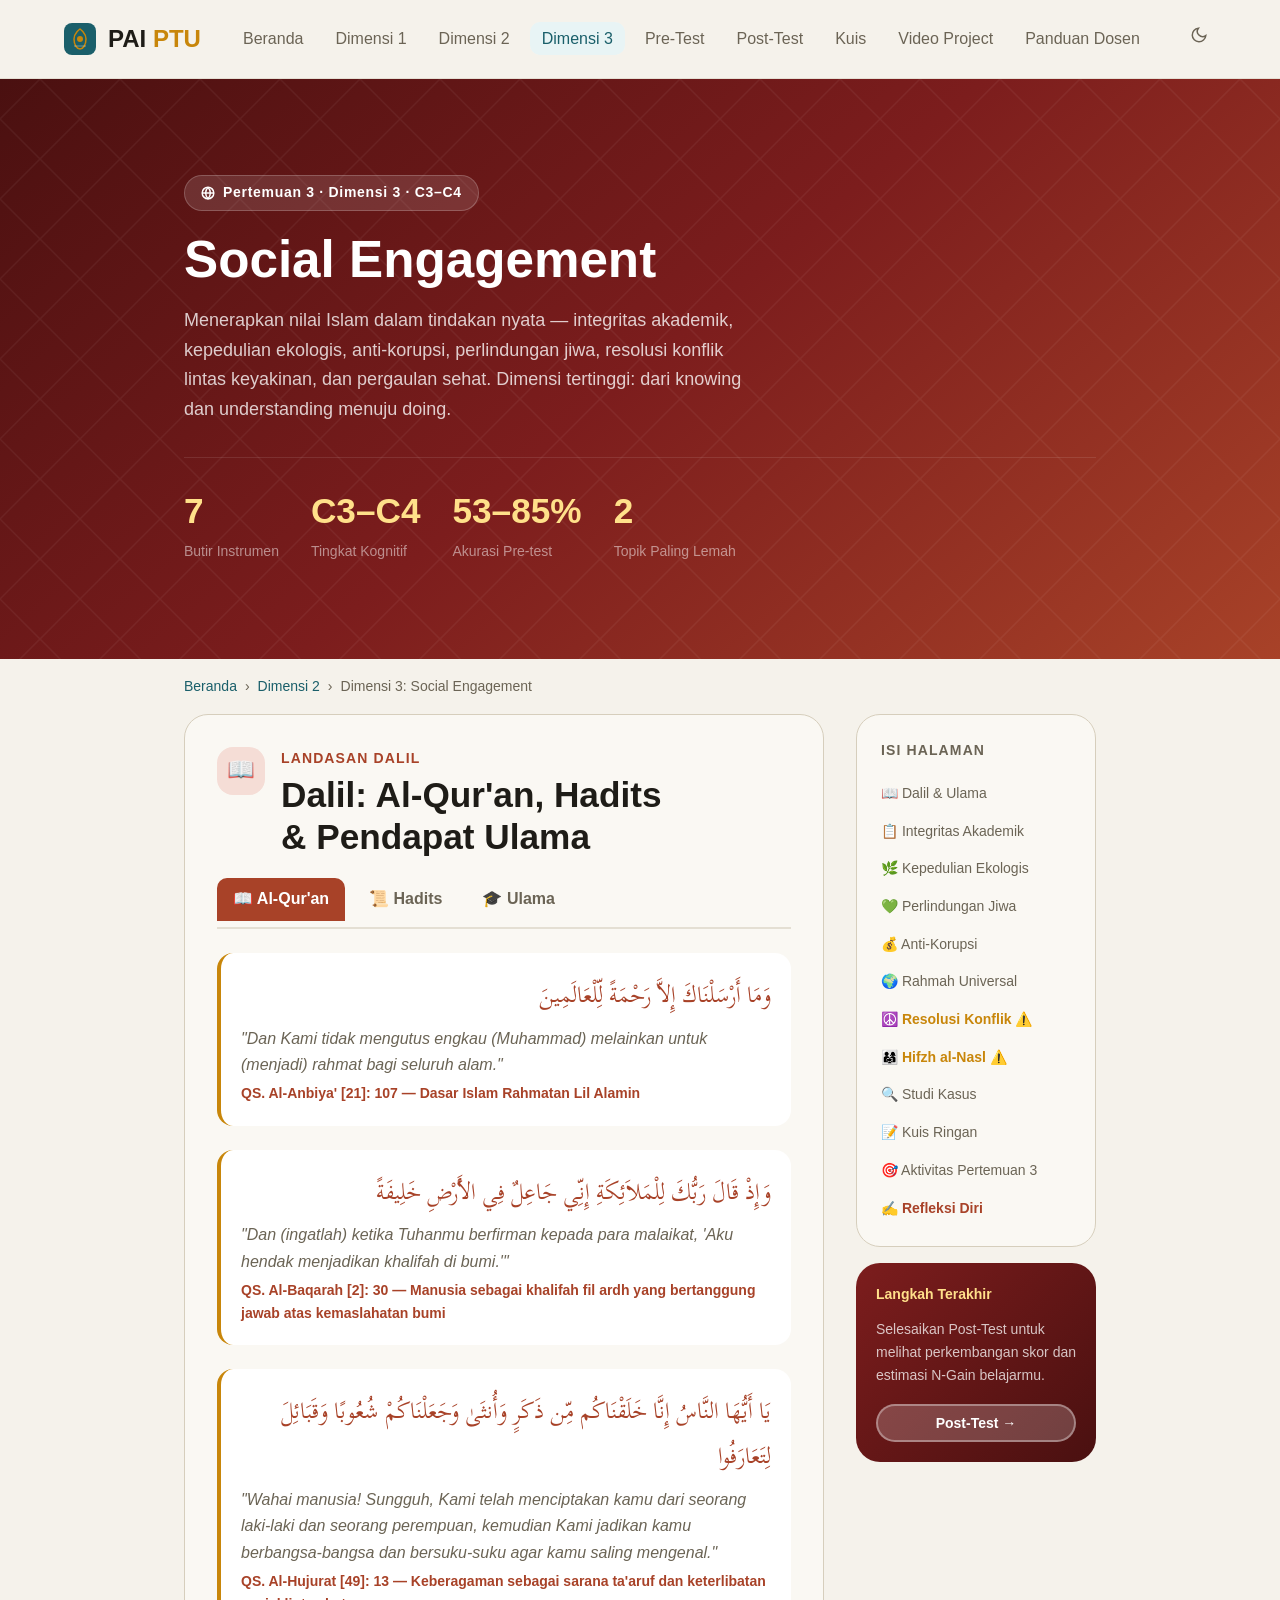
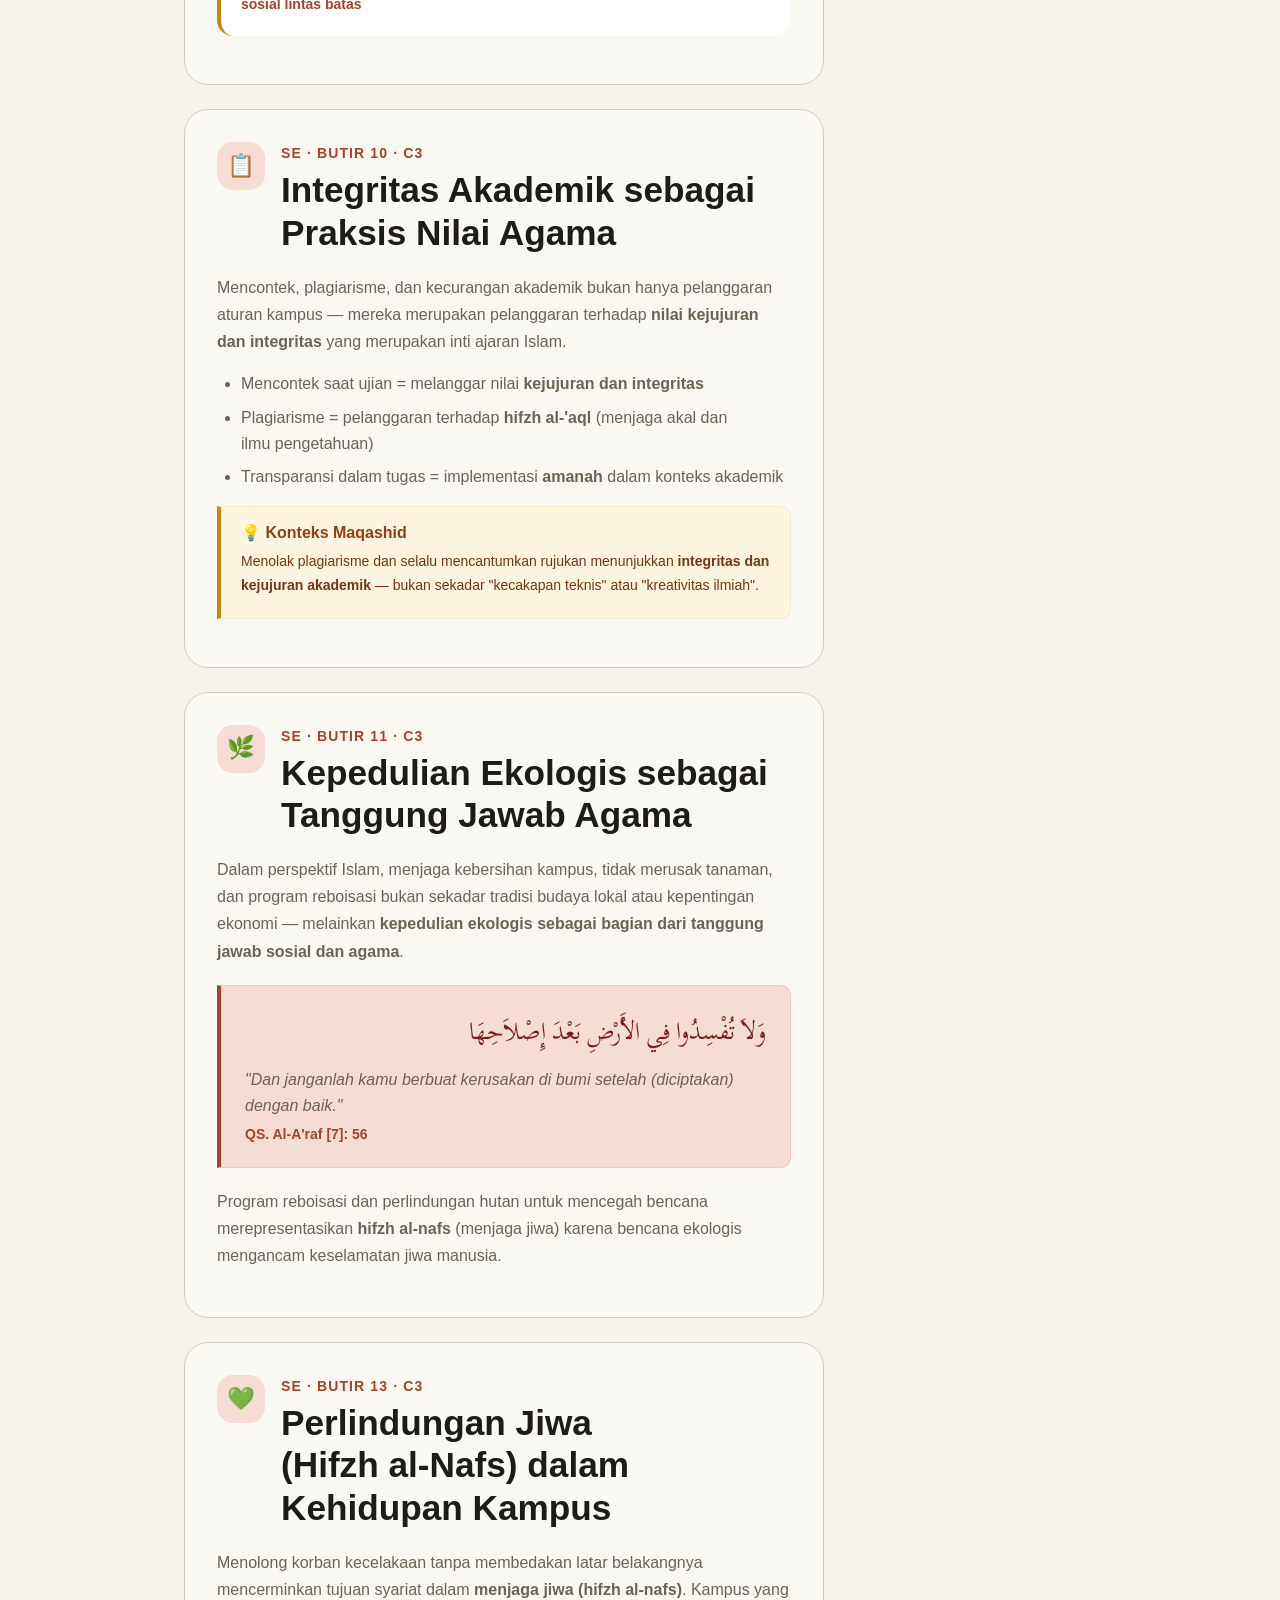
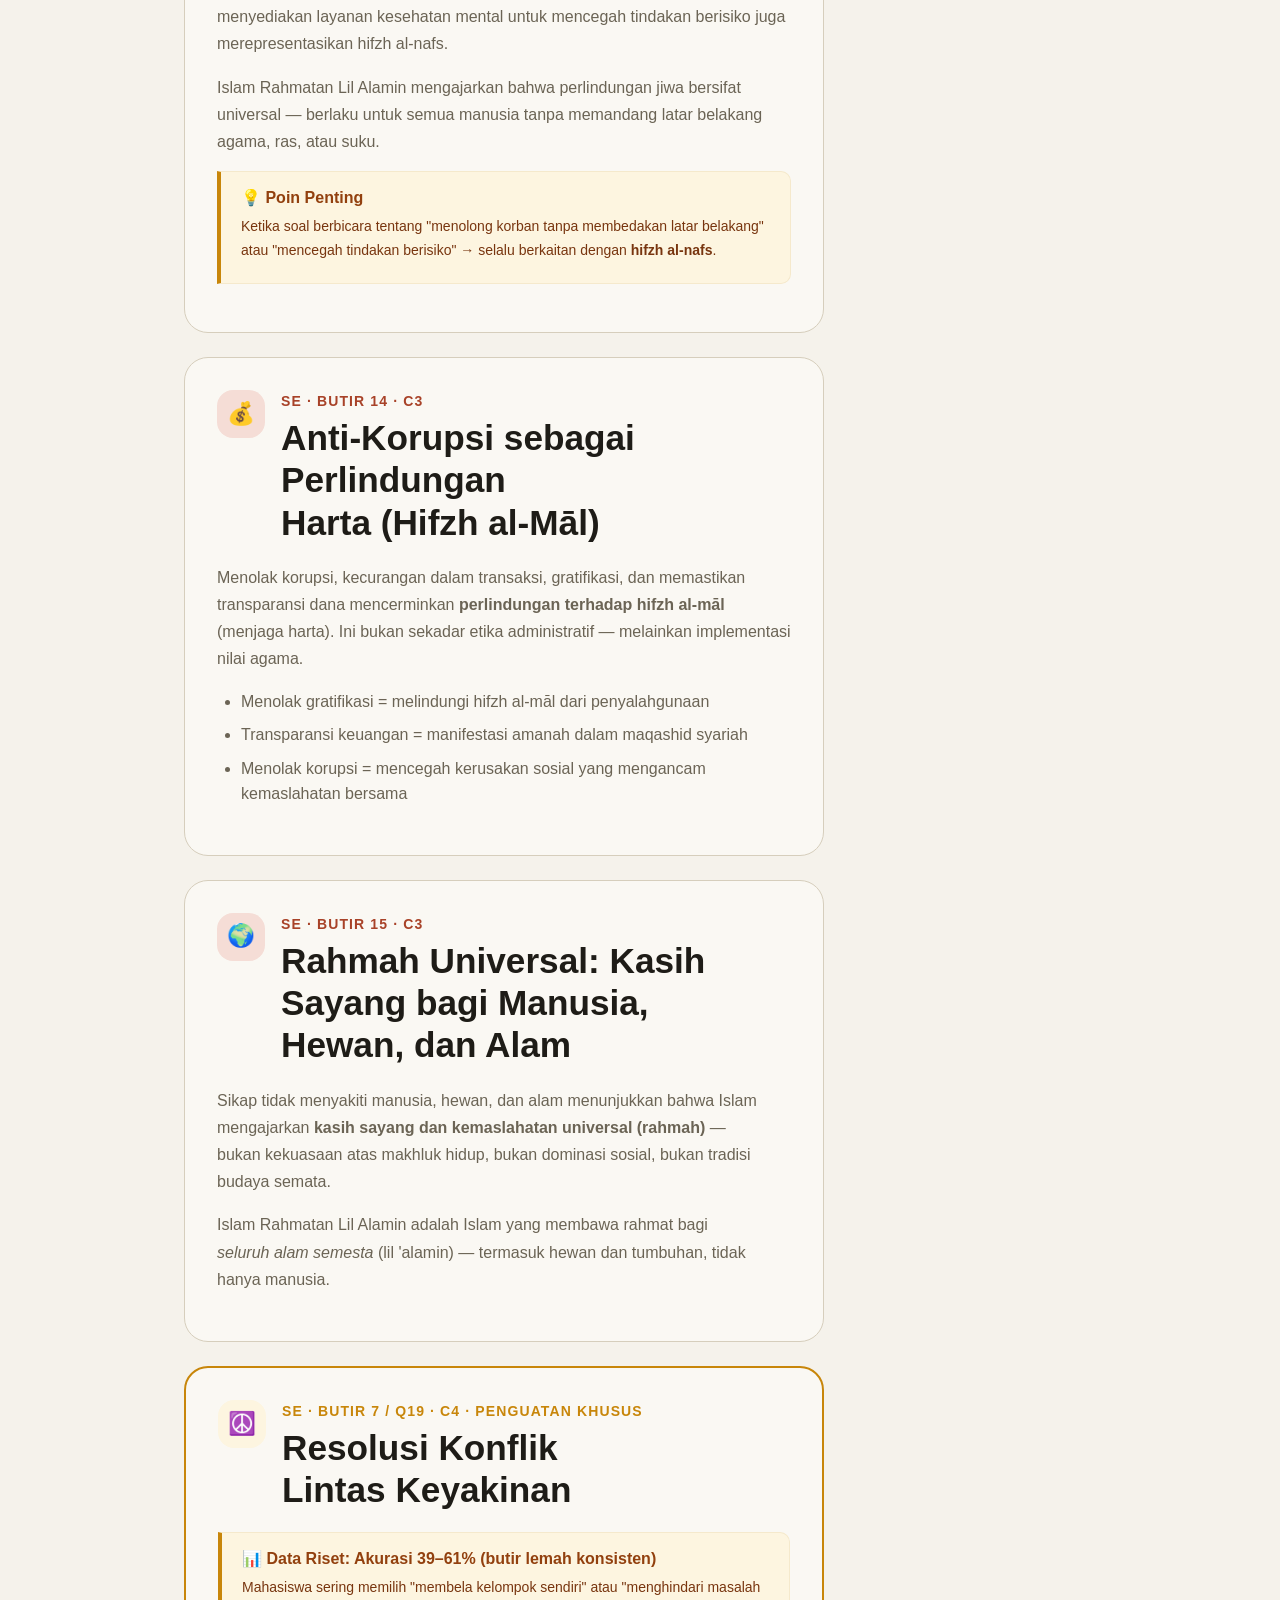
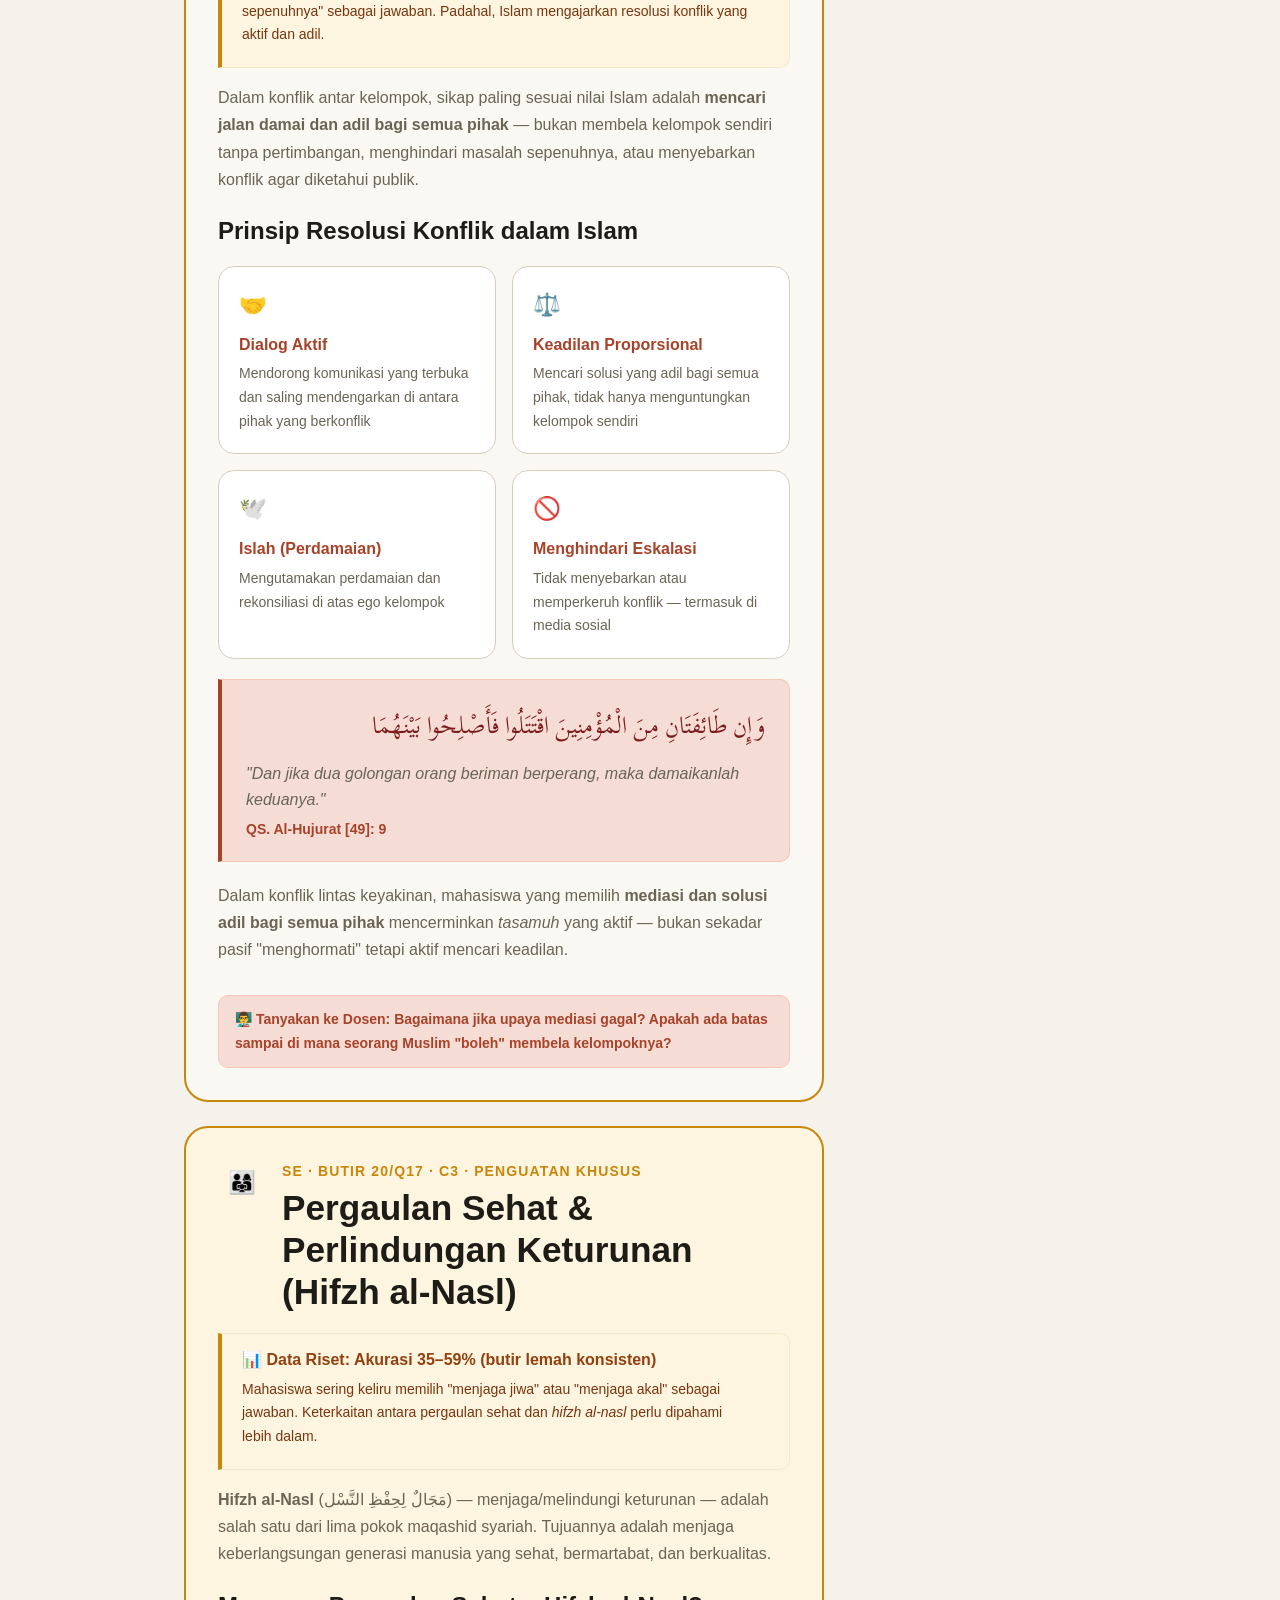
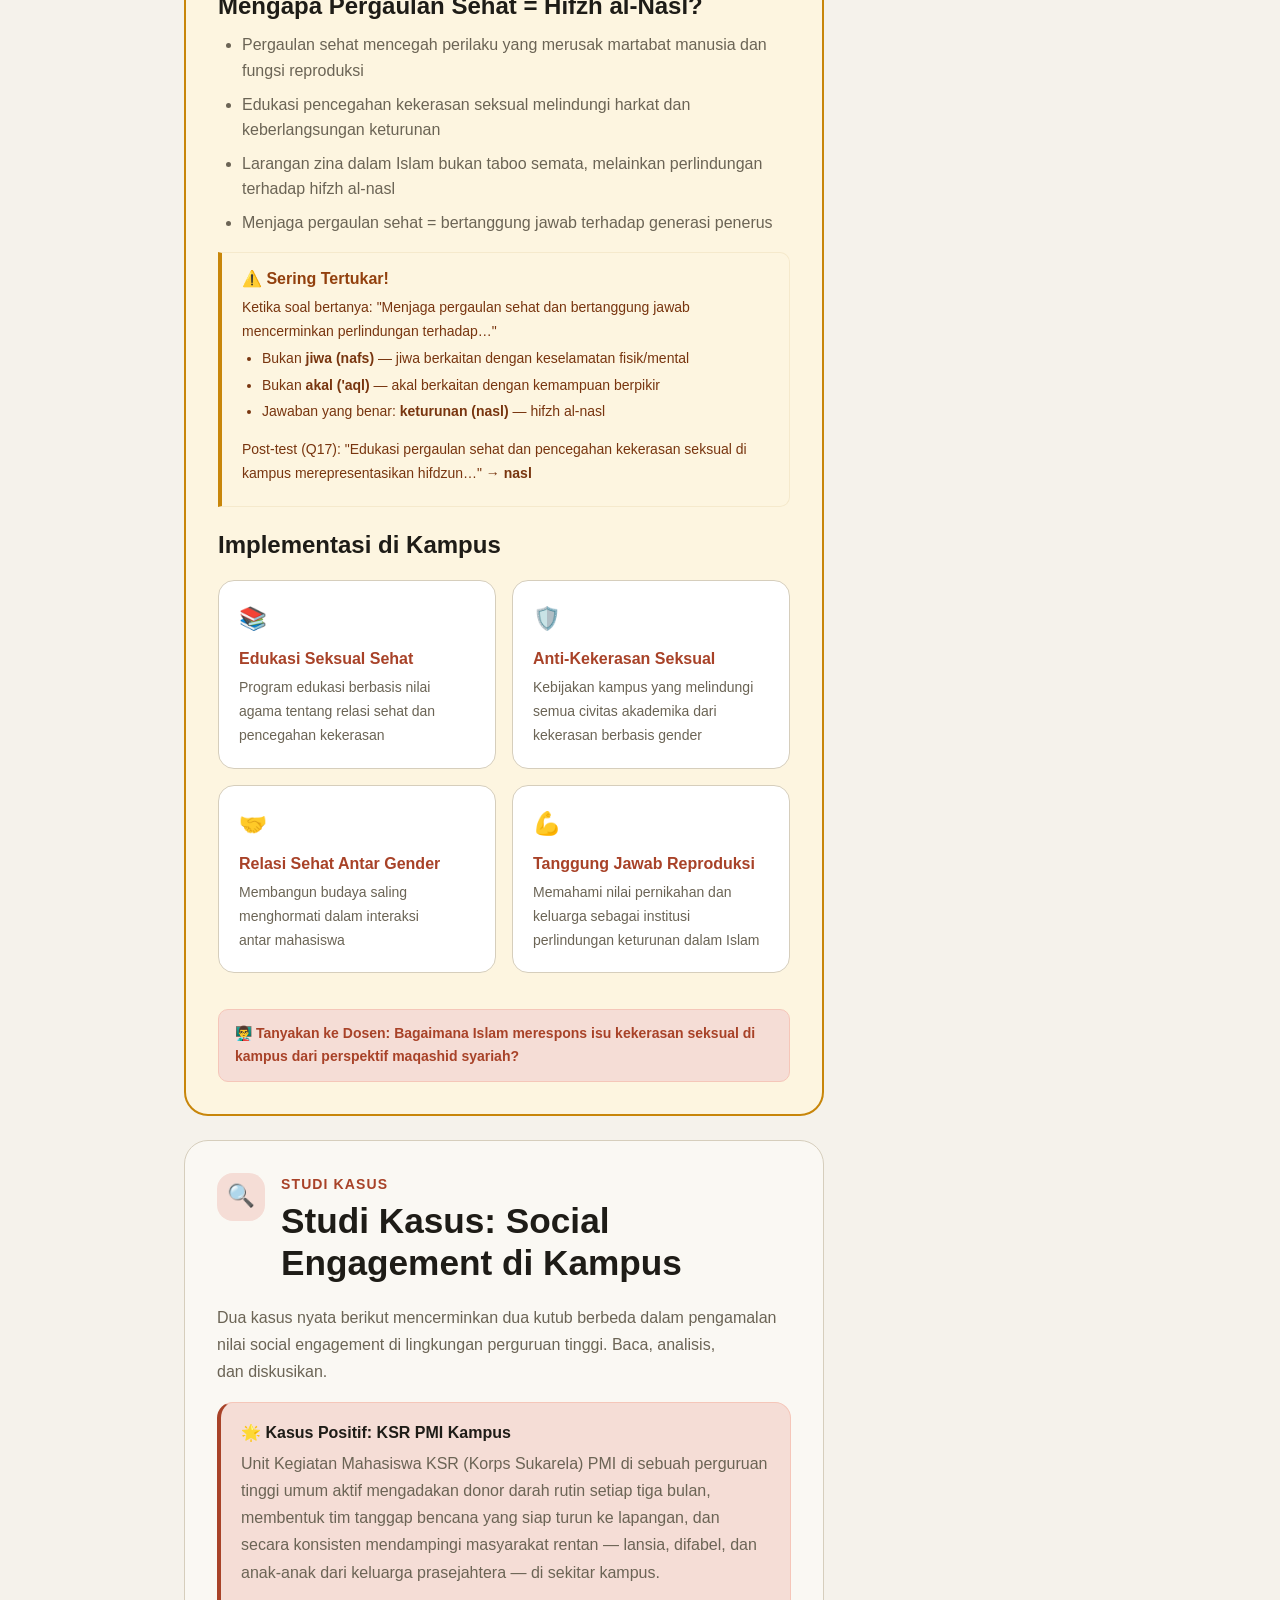
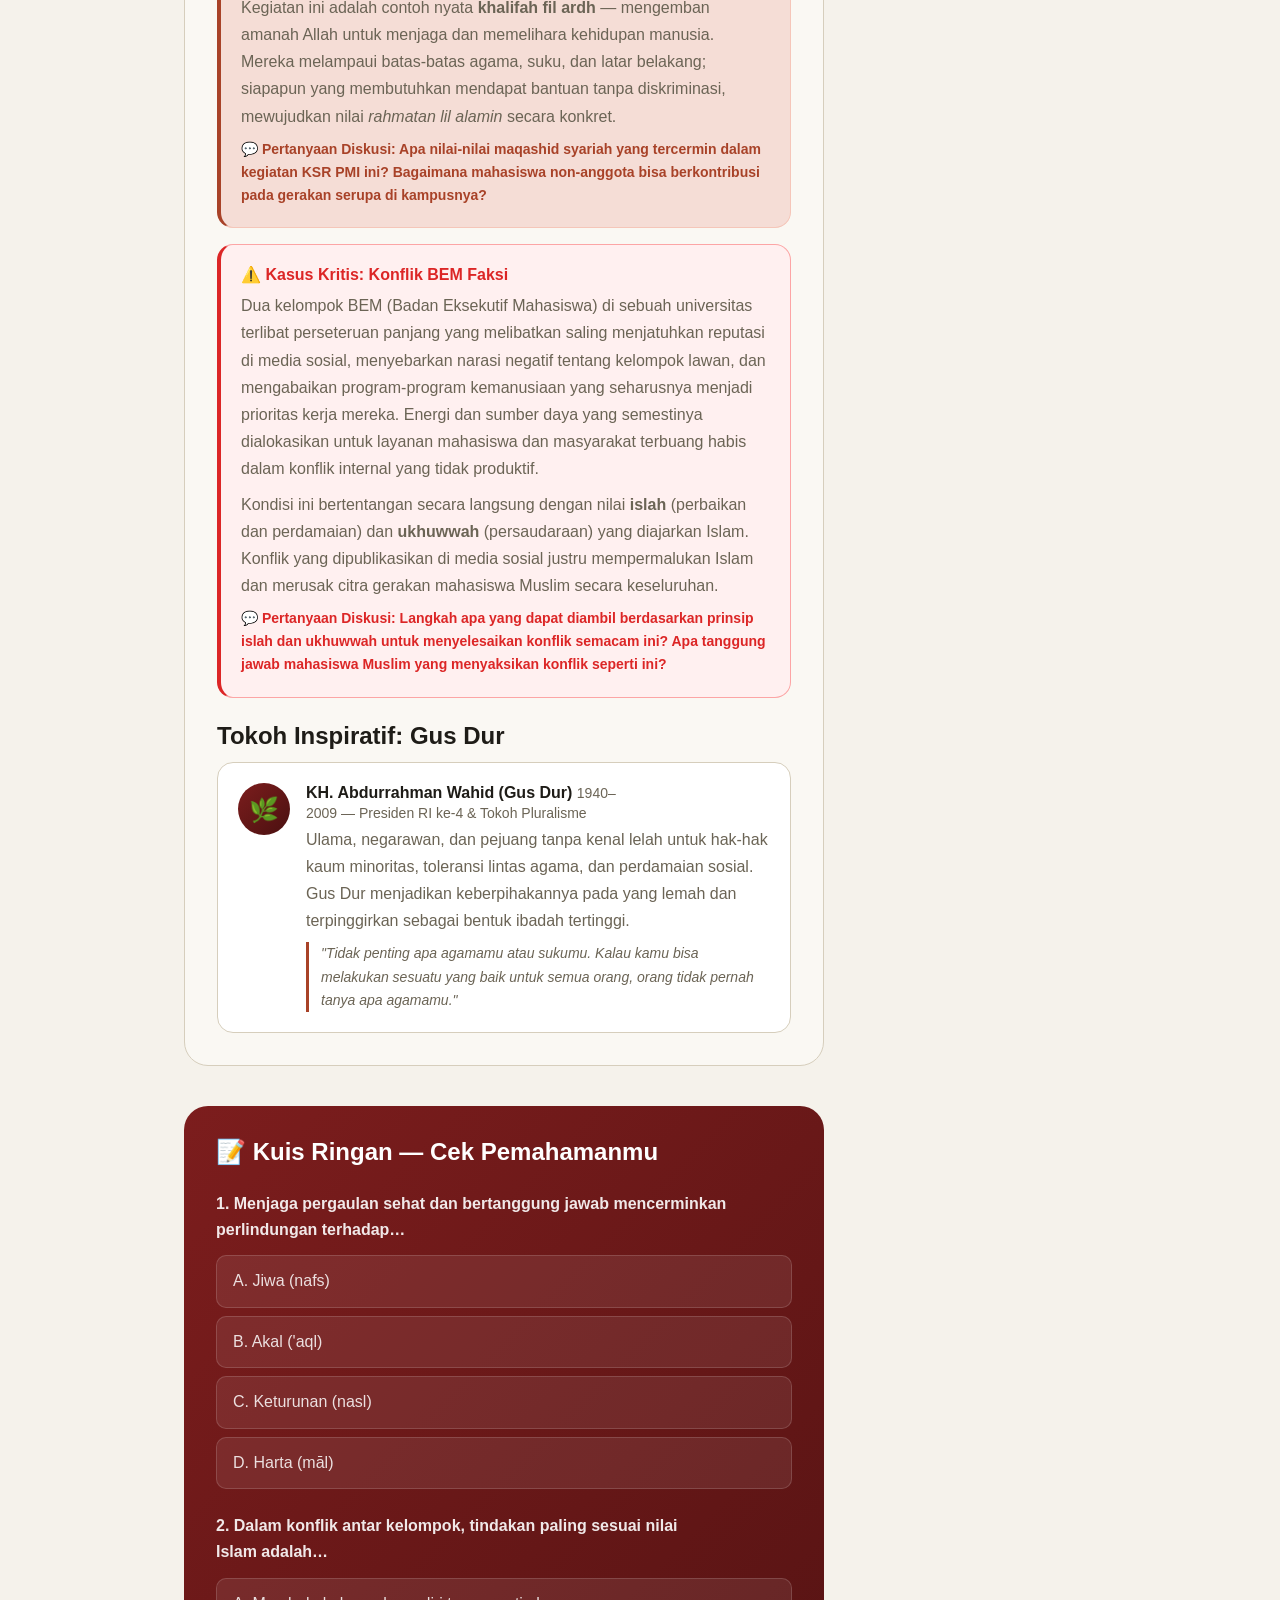
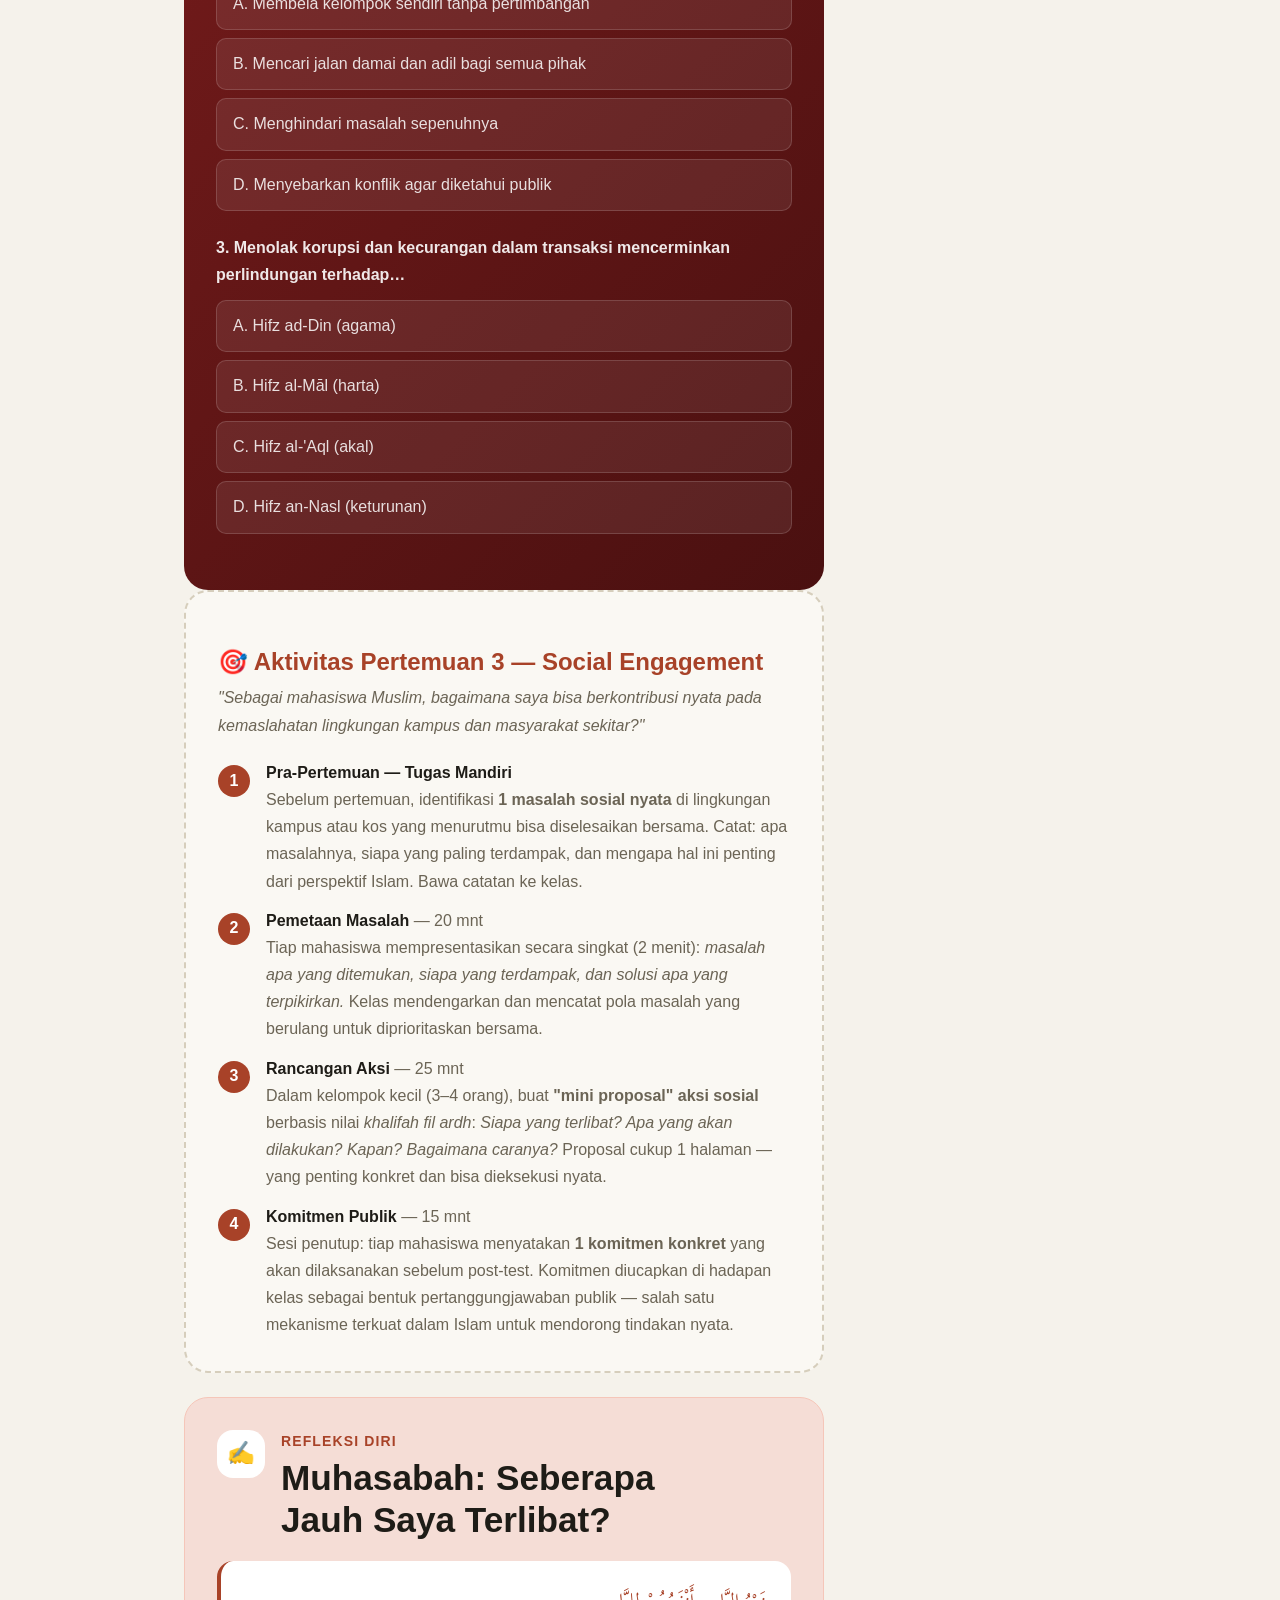
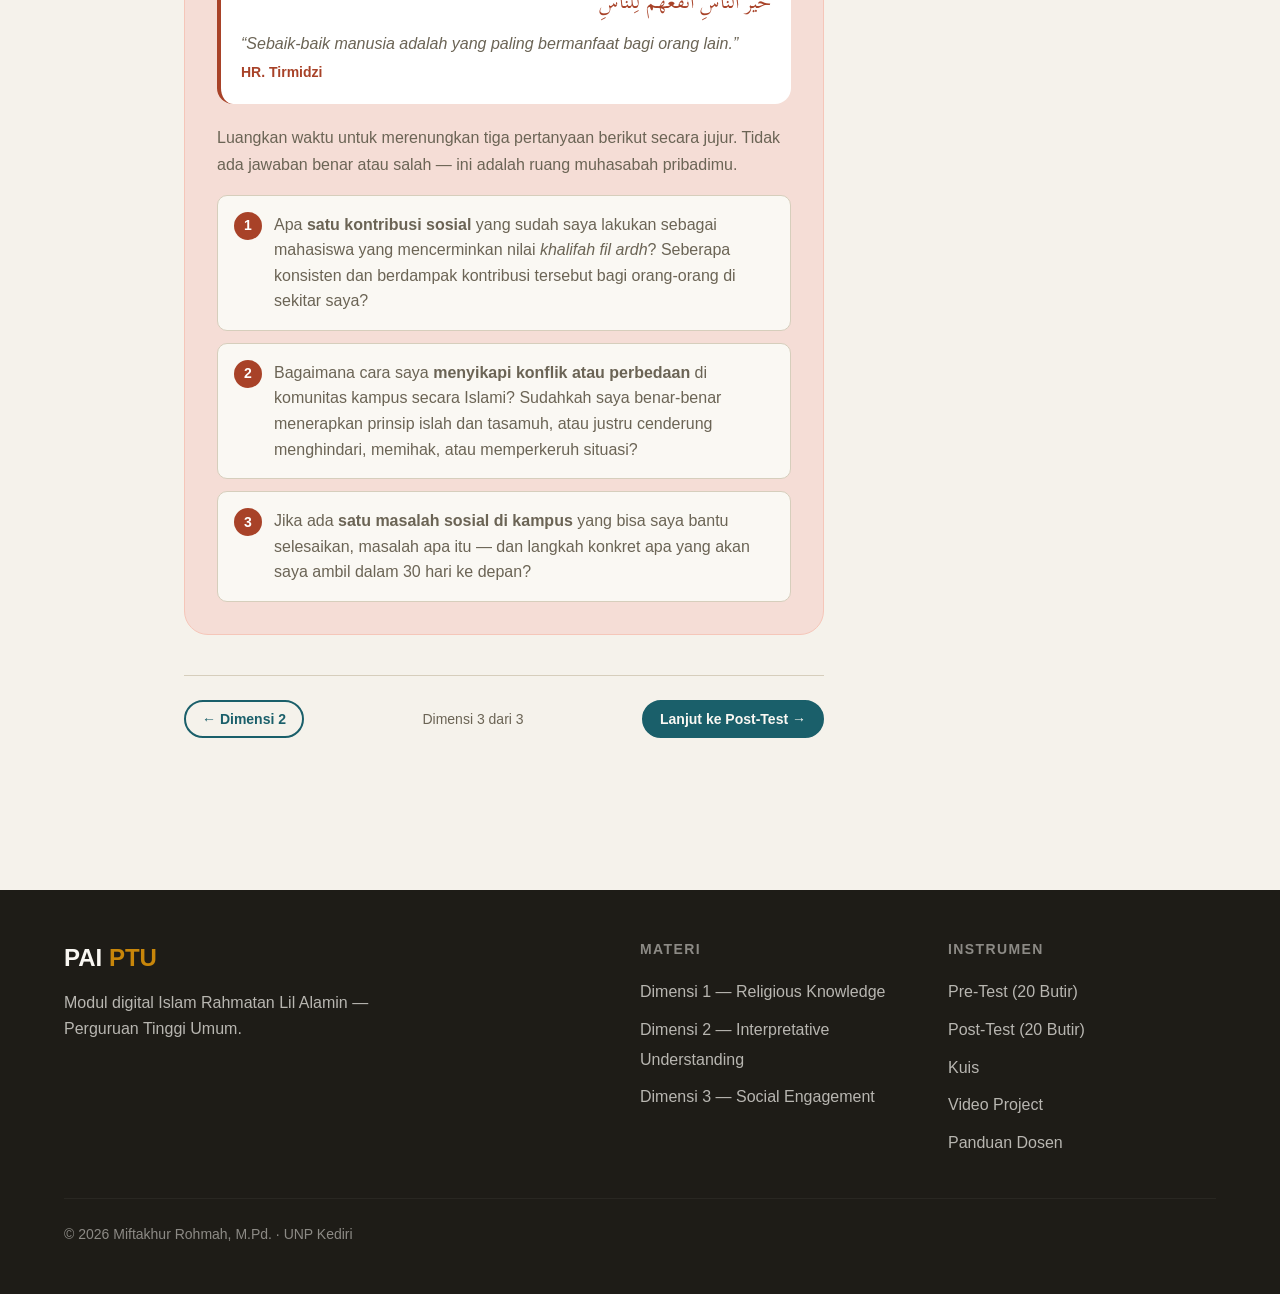
<file: dim3-se.html>
<!DOCTYPE html>
<html lang="id" data-theme="light">
<head>
  <meta charset="UTF-8" />
  <meta name="viewport" content="width=device-width, initial-scale=1.0" />
  <title>Dimensi 3: Social Engagement — Modul PAI PTU</title>
  <link rel="preconnect" href="https://fonts.googleapis.com"/>
  <link rel="preconnect" href="https://fonts.gstatic.com" crossorigin/>
  <link href="https://fonts.googleapis.com/css2?family=Scheherazade+New:wght@400;700&display=swap" rel="stylesheet"/>
  <link href="https://api.fontshare.com/v2/css?f[]=chillax@300,400,500,600,700&f[]=satoshi@300,400,500,700&display=swap" rel="stylesheet"/>
  <link rel="stylesheet" href="css/style.css"/>
  <style>
    .dim-hero {
      background: linear-gradient(140deg,#4a1010 0%,#7c1d1d 50%,#a84228 100%);
      color: white; padding-block: clamp(3.5rem,8vw,6rem);
      position: relative; overflow: hidden;
    }
    .dim-hero::before {
      content:''; position:absolute; inset:0;
      background-image:url("data:image/svg+xml,%3Csvg xmlns='http://www.w3.org/2000/svg' width='80' height='80' viewBox='0 0 80 80'%3E%3Cpath d='M40 0L80 40L40 80L0 40Z' fill='none' stroke='rgba(255,255,255,0.05)' stroke-width='1.5'/%3E%3C/svg%3E");
      pointer-events:none;
    }
    .dim-hero-inner { position:relative; z-index:1; }
    .dim-hero h1 { color:white; font-size:var(--text-2xl); margin-bottom:var(--space-4); max-width:22ch; line-height:1.15; }
    .dim-hero p  { color:rgba(255,255,255,.78); max-width:58ch; font-size:var(--text-base); }
    .dim-tag { display:inline-flex; align-items:center; gap:var(--space-2);
      background:rgba(255,255,255,.12); border:1px solid rgba(255,255,255,.2);
      color:white; border-radius:var(--radius-full); padding:.35rem var(--space-4);
      font-size:var(--text-xs); font-weight:700; letter-spacing:.05em; margin-bottom:var(--space-5); }
    .dim-stats { display:flex; gap:var(--space-8); flex-wrap:wrap;
      border-top:1px solid rgba(255,255,255,.1); padding-top:var(--space-6); margin-top:var(--space-8); }
    .dim-stat .num { font-family:var(--font-display); font-size:var(--text-xl); font-weight:700; color:#ffe08a; }
    .dim-stat .lbl { font-size:var(--text-xs); color:rgba(255,255,255,.5); }

    .sub-card {
      background:var(--color-surface); border:1px solid var(--color-border);
      border-radius:var(--radius-xl); padding:var(--space-8); margin-bottom:var(--space-6);
      scroll-margin-top: 80px;
    }
    .sub-card__header { display:flex; align-items:flex-start; gap:var(--space-4); margin-bottom:var(--space-5); }
    .sub-icon { width:48px; height:48px; border-radius:var(--radius-lg);
      display:flex; align-items:center; justify-content:center; font-size:1.4rem; flex-shrink:0; }
    .sub-card__tag { font-size:var(--text-xs); font-weight:700; letter-spacing:.08em; text-transform:uppercase;
      color:var(--color-secondary); margin-bottom:var(--space-1); }
    .sub-card h2 { font-size:var(--text-xl); font-weight:700; margin-bottom:var(--space-2); }
    .sub-card h3 { font-size:var(--text-lg); font-weight:700; margin-bottom:var(--space-3); margin-top:var(--space-6); }
    .sub-card p  { font-size:var(--text-sm); color:var(--color-text-muted); margin-bottom:var(--space-4); line-height:1.7; }
    .sub-card ul, .sub-card ol { padding-left:var(--space-6); margin-bottom:var(--space-4); }
    .sub-card li { font-size:var(--text-sm); color:var(--color-text-muted); margin-bottom:var(--space-2); line-height:1.6; }

    .ayat-box {
      background:var(--color-secondary-highlight); border:1px solid #f5c6b9;
      border-left:4px solid var(--color-secondary);
      border-radius:0 var(--radius-md) var(--radius-md) 0;
      padding:var(--space-5) var(--space-6); margin-block: var(--space-5);
    }
    .ayat-box .arabic { font-family:'Scheherazade New',serif; font-size:1.5rem;
      direction:rtl; text-align:right; line-height:2.2; color:#7c1d1d; margin-bottom:var(--space-2); }
    .ayat-box .terjemah { font-size:var(--text-sm); color:var(--color-text-muted); font-style:italic; }
    .ayat-box .sumber { font-size:var(--text-xs); color:var(--color-secondary); font-weight:700; margin-top:var(--space-1); }

    .info-box {
      background:var(--color-gold-light); border:1px solid var(--color-gold-highlight);
      border-left:4px solid var(--color-gold);
      border-radius:0 var(--radius-md) var(--radius-md) 0;
      padding:var(--space-4) var(--space-5); margin-block: var(--space-4);
    }
    .info-box h5 { font-size:var(--text-sm); font-weight:700; color:#92400e; margin-bottom:var(--space-2); }
    .info-box p, .info-box li { font-size:var(--text-xs); color:#78350f; margin-bottom:var(--space-1); }
    .info-box ul { padding-left: var(--space-5); }

    .ask-dosen {
      display:inline-flex; align-items:center; gap:var(--space-2);
      background:var(--color-secondary-highlight); border:1px solid #f5c6b9;
      border-radius:var(--radius-md); padding:var(--space-3) var(--space-4);
      font-size:var(--text-xs); color:var(--color-secondary); font-weight:700; margin-top:var(--space-4);
    }

    /* Engagement grid */
    .engage-grid { display:grid; grid-template-columns:repeat(2,1fr); gap:var(--space-4); margin-block:var(--space-5); }
    @media(max-width:600px){ .engage-grid{grid-template-columns:1fr;} }
    .engage-item { background:var(--color-surface-2); border:1px solid var(--color-border);
      border-radius:var(--radius-lg); padding:var(--space-5); }
    .engage-item .emoji { font-size:1.4rem; margin-bottom:var(--space-2); display:block; }
    .engage-item strong { display:block; font-size:var(--text-sm); color:var(--color-secondary); margin-bottom:var(--space-1); }
    .engage-item p { font-size:var(--text-xs); color:var(--color-text-muted); margin:0; }

    /* Kuis */
    .kuis-section {
      background:linear-gradient(135deg,#7c1d1d,#4a1010);
      border-radius:var(--radius-xl); padding:var(--space-8); margin-top:var(--space-10); color:white;
    }
    .kuis-section h3 { color:white; font-size:var(--text-lg); margin-bottom:var(--space-6); }
    .kuis-q { margin-bottom:var(--space-6); }
    .kuis-q p { font-size:var(--text-sm); color:rgba(255,255,255,.9); margin-bottom:var(--space-3); font-weight:600; }
    .kuis-options { display:flex; flex-direction:column; gap:var(--space-2); }
    .kuis-option {
      background:rgba(255,255,255,.08); border:1.5px solid rgba(255,255,255,.15);
      border-radius:var(--radius-md); padding:var(--space-3) var(--space-4);
      cursor:pointer; font-size:var(--text-sm); color:rgba(255,255,255,.85);
      text-align:left; transition:background .2s, border-color .2s;
    }
    .kuis-option:hover { background:rgba(255,255,255,.15); border-color:rgba(255,255,255,.35); }
    .kuis-option.correct { background:rgba(46,125,50,.5); border-color:#81c784; color:white; }
    .kuis-option.wrong   { background:rgba(198,40,40,.4); border-color:#e57373; color:white; }
    .kuis-feedback { font-size:var(--text-xs); margin-top:var(--space-2); padding:var(--space-2) var(--space-3);
      border-radius:var(--radius-md); display:none; }
    .kuis-feedback.show { display:block; }
    .kuis-feedback.ok  { background:rgba(46,125,50,.3); color:#a5d6a7; }
    .kuis-feedback.no  { background:rgba(198,40,40,.25); color:#ef9a9a; }
    .kuis-score-bar { margin-top:var(--space-6); text-align:center; display:none; }
    .kuis-score-bar.show { display:block; }
    .kuis-score-bar .score-num { font-family:var(--font-display); font-size:var(--text-xl); font-weight:700; color:#ffe08a; }

    .dim-nav { display:flex; justify-content:space-between; align-items:center; flex-wrap:wrap; gap:var(--space-4);
      padding:var(--space-6) 0; border-top:1px solid var(--color-border); margin-top:var(--space-10); }

    /* ── Tabs ── */
    .tabs { display:flex; gap:var(--space-2); flex-wrap:wrap; margin-bottom:var(--space-5); border-bottom:2px solid var(--color-divider); padding-bottom:var(--space-2); }
    .tab-btn { padding:var(--space-2) var(--space-4); border-radius:var(--radius-md) var(--radius-md) 0 0; border:none; background:transparent; cursor:pointer; font-size:var(--text-sm); font-weight:600; color:var(--color-text-muted); transition:all .2s; }
    .tab-btn.active { background:var(--color-secondary); color:white; }
    .tab-panel { display:none; } .tab-panel.active { display:block; }

    /* ── Quote block ── */
    .quote-block { background:var(--color-surface-2); border-radius:var(--radius-lg); padding:var(--space-5); margin-bottom:var(--space-4); }
    .quote-block .arabic { font-family:'Scheherazade New',serif; font-size:1.4rem; direction:rtl; text-align:right; line-height:2; color:var(--color-secondary); }
    .quote-block .terjemah { font-size:var(--text-sm); color:var(--color-text-muted); font-style:italic; margin-top:var(--space-2); }
    .quote-block .sumber { font-size:var(--text-xs); font-weight:700; color:var(--color-secondary); margin-top:var(--space-1); }

    /* ── Steps ── */
    .steps-list { display:flex; flex-direction:column; gap:var(--space-4); }
    .step-item { display:flex; gap:var(--space-4); }
    .step-number { width:32px; height:32px; border-radius:var(--radius-full); background:var(--color-secondary); color:white; display:flex; align-items:center; justify-content:center; font-weight:700; font-size:var(--text-sm); flex-shrink:0; }
    .step-content h4 { font-size:var(--text-sm); font-weight:700; margin-bottom:var(--space-1); }
    .step-content p { font-size:var(--text-sm); color:var(--color-text-muted); margin:0; }

    /* ── Activity card ── */
    .activity-card { border:2px dashed var(--color-border); border-radius:var(--radius-xl); padding:var(--space-8); background:var(--color-surface); }
    .activity-card h3 { font-size:var(--text-lg); font-weight:700; color:var(--color-secondary); margin-bottom:var(--space-2); }

    /* ── Studi kasus cards ── */
    .kasus-card { border-radius:var(--radius-lg); padding:var(--space-5); margin-bottom:var(--space-4); }
    .kasus-card.positif { background:var(--color-secondary-highlight); border:1px solid #f5c6b9; border-left:4px solid var(--color-secondary); }
    .kasus-card.kritis  { background:#fff0f0; border:1px solid #fca5a5; border-left:4px solid #dc2626; }
    .kasus-card h4 { font-size:var(--text-sm); font-weight:700; margin-bottom:var(--space-2); }
    .kasus-card p  { font-size:var(--text-sm); color:var(--color-text-muted); margin-bottom:var(--space-2); }
    .kasus-card .diskusi { font-size:var(--text-xs); font-weight:700; color:var(--color-secondary); margin-top:var(--space-2); }
    .kasus-card.kritis h4  { color:#dc2626; }
    .kasus-card.kritis .diskusi { color:#dc2626; }

    /* ── Tokoh inspiratif ── */
    .tokoh-card { background:var(--color-surface-2); border:1px solid var(--color-border); border-radius:var(--radius-lg); padding:var(--space-5); display:flex; gap:var(--space-4); align-items:flex-start; }
    .tokoh-avatar { width:52px; height:52px; border-radius:var(--radius-full); background:linear-gradient(135deg,#7c1d1d,#4a1010); color:white; display:flex; align-items:center; justify-content:center; font-size:1.5rem; flex-shrink:0; }
    .tokoh-card h4 { font-size:var(--text-sm); font-weight:700; margin-bottom:var(--space-1); }
    .tokoh-card blockquote { font-size:var(--text-xs); color:var(--color-text-muted); font-style:italic; margin:var(--space-2) 0 0; border-left:3px solid var(--color-secondary); padding-left:var(--space-3); }

    /* ── Refleksi list ── */
    .refleksi-list { display:flex; flex-direction:column; gap:var(--space-3); margin-top:var(--space-4); }
    .refleksi-item { display:flex; gap:var(--space-3); align-items:flex-start; background:var(--color-surface); border:1px solid var(--color-border); border-radius:var(--radius-md); padding:var(--space-4); }
    .refleksi-num { width:28px; height:28px; border-radius:var(--radius-full); background:var(--color-secondary); color:white; display:flex; align-items:center; justify-content:center; font-weight:700; font-size:var(--text-xs); flex-shrink:0; }
    .refleksi-item p { font-size:var(--text-sm); color:var(--color-text-muted); margin:0; line-height:1.6; }
  </style>
</head>
<body>

<header class="site-header">
  <div class="container container--wide">
    <nav class="nav-inner">
      <a href="index.html" class="nav-logo">
        <svg width="32" height="32" viewBox="0 0 32 32" fill="none">
          <rect width="32" height="32" rx="8" fill="#1a5f6a"/>
          <path d="M16 6C16 6 10 10 10 16C10 22 13 26 16 26C19 26 22 22 22 16C22 10 16 6 16 6Z" fill="none" stroke="#c8860a" stroke-width="1.5"/>
          <circle cx="16" cy="16" r="3" fill="#c8860a"/>
          <path d="M10 23h12" stroke="rgba(255,255,255,.35)" stroke-width="1"/>
        </svg>
        <span>PAI <span style="color:var(--color-gold)">PTU</span></span>
      </a>
      <ul class="nav-links" role="list">
        <li><a href="index.html">Beranda</a></li>
        <li><a href="dim1-rk.html">Dimensi 1</a></li>
        <li><a href="dim2-iu.html">Dimensi 2</a></li>
        <li><a href="dim3-se.html" class="active">Dimensi 3</a></li>
        <li><a href="pretest.html">Pre-Test</a></li>
        <li><a href="posttest.html">Post-Test</a></li>
        <li><a href="kuis.html">Kuis</a></li>
        <li><a href="video-project.html">Video Project</a></li>
        <li><a href="panduan-dosen.html">Panduan Dosen</a></li>
      </ul>
      <div class="nav-actions">
        <button class="btn-theme" data-theme-toggle aria-label="Toggle tema"></button>
        <button class="nav-mobile-btn" aria-expanded="false">
          <svg width="22" height="22" viewBox="0 0 24 24" fill="none" stroke="currentColor" stroke-width="2"><path d="M3 12h18M3 6h18M3 18h18"/></svg>
        </button>
      </div>
    </nav>
  </div>
</header>

<main>

<section class="dim-hero">
  <div class="container dim-hero-inner">
    <div class="dim-tag">
      <svg width="14" height="14" viewBox="0 0 24 24" fill="none" stroke="currentColor" stroke-width="2.5"><circle cx="12" cy="12" r="10"/><path d="M12 2a14.5 14.5 0 0 0 0 20 14.5 14.5 0 0 0 0-20"/><path d="M2 12h20"/></svg>
      Pertemuan 3 · Dimensi 3 · C3–C4
    </div>
    <h1>Social Engagement</h1>
    <p>Menerapkan nilai Islam dalam tindakan nyata — integritas akademik, kepedulian ekologis, anti-korupsi, perlindungan jiwa, resolusi konflik lintas keyakinan, dan pergaulan sehat. Dimensi tertinggi: dari knowing dan understanding menuju doing.</p>
    <div class="dim-stats">
      <div class="dim-stat"><div class="num">7</div><div class="lbl">Butir Instrumen</div></div>
      <div class="dim-stat"><div class="num">C3–C4</div><div class="lbl">Tingkat Kognitif</div></div>
      <div class="dim-stat"><div class="num">53–85%</div><div class="lbl">Akurasi Pre-test</div></div>
      <div class="dim-stat"><div class="num">2</div><div class="lbl">Topik Paling Lemah</div></div>
    </div>
  </div>
</section>

<div class="container" style="padding-block:var(--space-4);">
  <div style="display:flex;align-items:center;gap:var(--space-2);font-size:var(--text-xs);color:var(--color-text-muted);">
    <a href="index.html" style="color:var(--color-primary);">Beranda</a>
    <span>›</span><a href="dim2-iu.html" style="color:var(--color-primary);">Dimensi 2</a>
    <span>›</span><span>Dimensi 3: Social Engagement</span>
  </div>
</div>

<div class="container" style="display:grid;grid-template-columns:1fr min(240px,28%);gap:var(--space-8);align-items:start;padding-bottom:var(--space-16);">

  <div>

    <!-- DALIL TABS -->
    <div class="sub-card reveal" id="dalil-se">
      <div class="sub-card__header">
        <div class="sub-icon" style="background:var(--color-secondary-highlight);color:var(--color-secondary);">📖</div>
        <div>
          <div class="sub-card__tag">Landasan Dalil</div>
          <h2 style="margin:0;">Dalil: Al-Qur'an, Hadits &amp; Pendapat Ulama</h2>
        </div>
      </div>

      <div data-tabs>
        <div class="tabs">
          <button class="tab-btn active" data-tab="tab-quran">📖 Al-Qur'an</button>
          <button class="tab-btn" data-tab="tab-hadits">📜 Hadits</button>
          <button class="tab-btn" data-tab="tab-ulama">🎓 Ulama</button>
        </div>

        <!-- Tab Al-Qur'an -->
        <div class="tab-panel active" id="tab-quran">
          <div class="quote-block">
            <div class="arabic">وَمَا أَرْسَلْنَاكَ إِلَّا رَحْمَةً لِّلْعَالَمِينَ</div>
            <div class="terjemah">"Dan Kami tidak mengutus engkau (Muhammad) melainkan untuk (menjadi) rahmat bagi seluruh alam."</div>
            <div class="sumber">QS. Al-Anbiya' [21]: 107 — Dasar Islam Rahmatan Lil Alamin</div>
          </div>
          <div class="quote-block">
            <div class="arabic">وَإِذْ قَالَ رَبُّكَ لِلْمَلَائِكَةِ إِنِّي جَاعِلٌ فِي الْأَرْضِ خَلِيفَةً</div>
            <div class="terjemah">"Dan (ingatlah) ketika Tuhanmu berfirman kepada para malaikat, 'Aku hendak menjadikan khalifah di bumi.'"</div>
            <div class="sumber">QS. Al-Baqarah [2]: 30 — Manusia sebagai khalifah fil ardh yang bertanggung jawab atas kemaslahatan bumi</div>
          </div>
          <div class="quote-block">
            <div class="arabic">يَا أَيُّهَا النَّاسُ إِنَّا خَلَقْنَاكُم مِّن ذَكَرٍ وَأُنثَىٰ وَجَعَلْنَاكُمْ شُعُوبًا وَقَبَائِلَ لِتَعَارَفُوا</div>
            <div class="terjemah">"Wahai manusia! Sungguh, Kami telah menciptakan kamu dari seorang laki-laki dan seorang perempuan, kemudian Kami jadikan kamu berbangsa-bangsa dan bersuku-suku agar kamu saling mengenal."</div>
            <div class="sumber">QS. Al-Hujurat [49]: 13 — Keberagaman sebagai sarana ta'aruf dan keterlibatan sosial lintas batas</div>
          </div>
        </div>

        <!-- Tab Hadits -->
        <div class="tab-panel" id="tab-hadits">
          <div class="quote-block">
            <div class="arabic">مَثَلُ الْمُؤْمِنِينَ فِي تَوَادِّهِمْ وَتَرَاحُمِهِمْ وَتَعَاطُفِهِمْ مَثَلُ الْجَسَدِ إِذَا اشْتَكَى مِنْهُ عُضْوٌ تَدَاعَى لَهُ سَائِرُ الْجَسَدِ بِالسَّهَرِ وَالْحُمَّى</div>
            <div class="terjemah">"Perumpamaan orang-orang beriman dalam hal saling mencintai, menyayangi, dan saling merasakan adalah seperti satu tubuh. Apabila salah satu anggotanya sakit, maka seluruh tubuh ikut merasakan panas dan tidak bisa tidur."</div>
            <div class="sumber">HR. Muslim — Solidaritas sosial umat Islam sebagai landasan social engagement</div>
          </div>
          <div class="quote-block">
            <div class="arabic">خَيْرُ النَّاسِ أَنْفَعُهُمْ لِلنَّاسِ</div>
            <div class="terjemah">"Sebaik-baik manusia adalah yang paling bermanfaat bagi orang lain."</div>
            <div class="sumber">HR. Tirmidzi — Standar kemuliaan dalam Islam adalah kontribusi nyata kepada sesama</div>
          </div>
          <div class="quote-block">
            <div class="arabic">مَنْ لَمْ يَهْتَمَّ بِأَمْرِ الْمُسْلِمِينَ فَلَيْسَ مِنْهُمْ</div>
            <div class="terjemah">"Barangsiapa yang tidak peduli terhadap urusan kaum Muslim, maka dia bukan bagian dari mereka."</div>
            <div class="sumber">HR. Abu Dawud — Kepedulian sosial bukan pilihan, melainkan bagian dari identitas keislaman</div>
          </div>
        </div>

        <!-- Tab Ulama -->
        <div class="tab-panel" id="tab-ulama">
          <div class="quote-block">
            <div style="font-size:var(--text-sm);font-weight:700;color:var(--color-secondary);margin-bottom:var(--space-2);">KH. Hasyim Asy'ari — Pendiri Nahdlatul Ulama</div>
            <div class="terjemah" style="margin-top:0;">Islam dan kebangsaan bukan dua hal yang bertentangan. Kecintaan pada tanah air adalah bagian dari iman (hubbul wathan minal iman). Seorang Muslim sejati adalah yang berkontribusi aktif bagi kemajuan bangsa dan kemanusiaan — tidak menarik diri dari kehidupan sosial.</div>
            <div class="sumber">Dari pemikiran KH. Hasyim Asy'ari tentang Islam Kebangsaan dan Resolusi Jihad 1945</div>
          </div>
          <div class="quote-block">
            <div style="font-size:var(--text-sm);font-weight:700;color:var(--color-secondary);margin-bottom:var(--space-2);">Prof. Din Syamsuddin — Ketua PP Muhammadiyah</div>
            <div class="terjemah" style="margin-top:0;">Filantropi Islam bukan sekadar ritual amal, melainkan instrumen transformasi sosial. Zakat, infak, wakaf, dan sedekah harus dikelola secara profesional dan berdampak struktural — mengubah mustahiq menjadi muzakki, mengangkat derajat umat secara menyeluruh.</div>
            <div class="sumber">Dari ceramah Prof. Din Syamsuddin tentang Filantropi Islam dan Pemberdayaan Umat</div>
          </div>
          <div class="quote-block">
            <div style="font-size:var(--text-sm);font-weight:700;color:var(--color-secondary);margin-bottom:var(--space-2);">Dr. Yusuf al-Qaradawi — Ulama Fiqh Kontemporer</div>
            <div class="terjemah" style="margin-top:0;">Fiqh prioritas (fiqh al-awlawiyyat) mengajarkan bahwa kewajiban sosial — seperti menanggulangi kemiskinan, mendidik masyarakat, dan melindungi kaum lemah — adalah prioritas utama pengabdian seorang Muslim. Tidak ada pertentangan antara ibadah mahdhah dan aksi sosial; keduanya adalah satu kesatuan pengabdian kepada Allah.</div>
            <div class="sumber">Dari Dr. Yusuf al-Qaradawi, <em>Fiqh al-Awlawiyyat: Dirasah Jadidah fi Dhaw' al-Qur'an wa as-Sunnah</em></div>
          </div>
        </div>
      </div>
    </div><!-- end #dalil-se -->

    <!-- SE-1: Integritas Akademik -->
    <div class="sub-card reveal" id="integritas">
      <div class="sub-card__header">
        <div class="sub-icon" style="background:var(--color-secondary-highlight);color:var(--color-secondary);">📋</div>
        <div>
          <div class="sub-card__tag">SE · Butir 10 · C3</div>
          <h2 style="margin:0;">Integritas Akademik sebagai Praksis Nilai Agama</h2>
        </div>
      </div>
      <p>Mencontek, plagiarisme, dan kecurangan akademik bukan hanya pelanggaran aturan kampus — mereka merupakan pelanggaran terhadap <strong>nilai kejujuran dan integritas</strong> yang merupakan inti ajaran Islam.</p>
      <ul>
        <li>Mencontek saat ujian = melanggar nilai <strong>kejujuran dan integritas</strong></li>
        <li>Plagiarisme = pelanggaran terhadap <strong>hifzh al-'aql</strong> (menjaga akal dan ilmu pengetahuan)</li>
        <li>Transparansi dalam tugas = implementasi <strong>amanah</strong> dalam konteks akademik</li>
      </ul>
      <div class="info-box">
        <h5>💡 Konteks Maqashid</h5>
        <p>Menolak plagiarisme dan selalu mencantumkan rujukan menunjukkan <strong>integritas dan kejujuran akademik</strong> — bukan sekadar "kecakapan teknis" atau "kreativitas ilmiah".</p>
      </div>
    </div>

    <!-- SE-2: Kepedulian Ekologis -->
    <div class="sub-card reveal" id="ekologi">
      <div class="sub-card__header">
        <div class="sub-icon" style="background:var(--color-secondary-highlight);color:var(--color-secondary);">🌿</div>
        <div>
          <div class="sub-card__tag">SE · Butir 11 · C3</div>
          <h2 style="margin:0;">Kepedulian Ekologis sebagai Tanggung Jawab Agama</h2>
        </div>
      </div>
      <p>Dalam perspektif Islam, menjaga kebersihan kampus, tidak merusak tanaman, dan program reboisasi bukan sekadar tradisi budaya lokal atau kepentingan ekonomi — melainkan <strong>kepedulian ekologis sebagai bagian dari tanggung jawab sosial dan agama</strong>.</p>
      <div class="ayat-box">
        <div class="arabic">وَلَا تُفْسِدُوا فِي الْأَرْضِ بَعْدَ إِصْلَاحِهَا</div>
        <div class="terjemah">"Dan janganlah kamu berbuat kerusakan di bumi setelah (diciptakan) dengan baik."</div>
        <div class="sumber">QS. Al-A'raf [7]: 56</div>
      </div>
      <p>Program reboisasi dan perlindungan hutan untuk mencegah bencana merepresentasikan <strong>hifzh al-nafs</strong> (menjaga jiwa) karena bencana ekologis mengancam keselamatan jiwa manusia.</p>
    </div>

    <!-- SE-3: Perlindungan Jiwa -->
    <div class="sub-card reveal" id="jiwa">
      <div class="sub-card__header">
        <div class="sub-icon" style="background:var(--color-secondary-highlight);color:var(--color-secondary);">💚</div>
        <div>
          <div class="sub-card__tag">SE · Butir 13 · C3</div>
          <h2 style="margin:0;">Perlindungan Jiwa (Hifzh al-Nafs) dalam Kehidupan Kampus</h2>
        </div>
      </div>
      <p>Menolong korban kecelakaan tanpa membedakan latar belakangnya mencerminkan tujuan syariat dalam <strong>menjaga jiwa (hifzh al-nafs)</strong>. Kampus yang menyediakan layanan kesehatan mental untuk mencegah tindakan berisiko juga merepresentasikan hifzh al-nafs.</p>
      <p>Islam Rahmatan Lil Alamin mengajarkan bahwa perlindungan jiwa bersifat universal — berlaku untuk semua manusia tanpa memandang latar belakang agama, ras, atau suku.</p>
      <div class="info-box">
        <h5>💡 Poin Penting</h5>
        <p>Ketika soal berbicara tentang "menolong korban tanpa membedakan latar belakang" atau "mencegah tindakan berisiko" → selalu berkaitan dengan <strong>hifzh al-nafs</strong>.</p>
      </div>
    </div>

    <!-- SE-4: Anti-Korupsi / Hifzh al-Mal -->
    <div class="sub-card reveal" id="anti-korupsi">
      <div class="sub-card__header">
        <div class="sub-icon" style="background:var(--color-secondary-highlight);color:var(--color-secondary);">💰</div>
        <div>
          <div class="sub-card__tag">SE · Butir 14 · C3</div>
          <h2 style="margin:0;">Anti-Korupsi sebagai Perlindungan Harta (Hifzh al-Māl)</h2>
        </div>
      </div>
      <p>Menolak korupsi, kecurangan dalam transaksi, gratifikasi, dan memastikan transparansi dana mencerminkan <strong>perlindungan terhadap hifzh al-māl</strong> (menjaga harta). Ini bukan sekadar etika administratif — melainkan implementasi nilai agama.</p>
      <ul>
        <li>Menolak gratifikasi = melindungi hifzh al-māl dari penyalahgunaan</li>
        <li>Transparansi keuangan = manifestasi amanah dalam maqashid syariah</li>
        <li>Menolak korupsi = mencegah kerusakan sosial yang mengancam kemaslahatan bersama</li>
      </ul>
    </div>

    <!-- SE-5: Rahmah Universal -->
    <div class="sub-card reveal" id="rahmah">
      <div class="sub-card__header">
        <div class="sub-icon" style="background:var(--color-secondary-highlight);color:var(--color-secondary);">🌍</div>
        <div>
          <div class="sub-card__tag">SE · Butir 15 · C3</div>
          <h2 style="margin:0;">Rahmah Universal: Kasih Sayang bagi Manusia, Hewan, dan Alam</h2>
        </div>
      </div>
      <p>Sikap tidak menyakiti manusia, hewan, dan alam menunjukkan bahwa Islam mengajarkan <strong>kasih sayang dan kemaslahatan universal (rahmah)</strong> — bukan kekuasaan atas makhluk hidup, bukan dominasi sosial, bukan tradisi budaya semata.</p>
      <p>Islam Rahmatan Lil Alamin adalah Islam yang membawa rahmat bagi <em>seluruh alam semesta</em> (lil 'alamin) — termasuk hewan dan tumbuhan, tidak hanya manusia.</p>
    </div>

    <!-- SE-6: Resolusi Konflik — FOKUS PENGUATAN -->
    <div class="sub-card reveal" id="resolusi-konflik" style="border:2px solid var(--color-gold);">
      <div class="sub-card__header">
        <div class="sub-icon" style="background:var(--color-gold-light);color:var(--color-gold);">☮️</div>
        <div>
          <div class="sub-card__tag" style="color:var(--color-gold);">SE · Butir 7 / Q19 · C4 · PENGUATAN KHUSUS</div>
          <h2 style="margin:0;">Resolusi Konflik Lintas Keyakinan</h2>
        </div>
      </div>
      <div class="info-box">
        <h5>📊 Data Riset: Akurasi 39–61% (butir lemah konsisten)</h5>
        <p>Mahasiswa sering memilih "membela kelompok sendiri" atau "menghindari masalah sepenuhnya" sebagai jawaban. Padahal, Islam mengajarkan resolusi konflik yang aktif dan adil.</p>
      </div>
      <p>Dalam konflik antar kelompok, sikap paling sesuai nilai Islam adalah <strong>mencari jalan damai dan adil bagi semua pihak</strong> — bukan membela kelompok sendiri tanpa pertimbangan, menghindari masalah sepenuhnya, atau menyebarkan konflik agar diketahui publik.</p>
      <h3>Prinsip Resolusi Konflik dalam Islam</h3>
      <div class="engage-grid">
        <div class="engage-item">
          <span class="emoji">🤝</span>
          <strong>Dialog Aktif</strong>
          <p>Mendorong komunikasi yang terbuka dan saling mendengarkan di antara pihak yang berkonflik</p>
        </div>
        <div class="engage-item">
          <span class="emoji">⚖️</span>
          <strong>Keadilan Proporsional</strong>
          <p>Mencari solusi yang adil bagi semua pihak, tidak hanya menguntungkan kelompok sendiri</p>
        </div>
        <div class="engage-item">
          <span class="emoji">🕊️</span>
          <strong>Islah (Perdamaian)</strong>
          <p>Mengutamakan perdamaian dan rekonsiliasi di atas ego kelompok</p>
        </div>
        <div class="engage-item">
          <span class="emoji">🚫</span>
          <strong>Menghindari Eskalasi</strong>
          <p>Tidak menyebarkan atau memperkeruh konflik — termasuk di media sosial</p>
        </div>
      </div>
      <div class="ayat-box">
        <div class="arabic">وَإِن طَائِفَتَانِ مِنَ الْمُؤْمِنِينَ اقْتَتَلُوا فَأَصْلِحُوا بَيْنَهُمَا</div>
        <div class="terjemah">"Dan jika dua golongan orang beriman berperang, maka damaikanlah keduanya."</div>
        <div class="sumber">QS. Al-Hujurat [49]: 9</div>
      </div>
      <p>Dalam konflik lintas keyakinan, mahasiswa yang memilih <strong>mediasi dan solusi adil bagi semua pihak</strong> mencerminkan <em>tasamuh</em> yang aktif — bukan sekadar pasif "menghormati" tetapi aktif mencari keadilan.</p>
      <span class="ask-dosen">👨‍🏫 Tanyakan ke Dosen: Bagaimana jika upaya mediasi gagal? Apakah ada batas sampai di mana seorang Muslim "boleh" membela kelompoknya?</span>
    </div>

    <!-- SE-7: Pergaulan Sehat / Hifzh al-Nasl — FOKUS PENGUATAN -->
    <div class="sub-card reveal" id="hifdz-nasl" style="border:2px solid var(--color-gold); background:var(--color-gold-light);">
      <div class="sub-card__header">
        <div class="sub-icon" style="background:var(--color-gold-light);color:var(--color-gold);">👨‍👩‍👧</div>
        <div>
          <div class="sub-card__tag" style="color:var(--color-gold);">SE · Butir 20/Q17 · C3 · PENGUATAN KHUSUS</div>
          <h2 style="margin:0;">Pergaulan Sehat & Perlindungan Keturunan (Hifzh al-Nasl)</h2>
        </div>
      </div>
      <div class="info-box">
        <h5>📊 Data Riset: Akurasi 35–59% (butir lemah konsisten)</h5>
        <p>Mahasiswa sering keliru memilih "menjaga jiwa" atau "menjaga akal" sebagai jawaban. Keterkaitan antara pergaulan sehat dan <em>hifzh al-nasl</em> perlu dipahami lebih dalam.</p>
      </div>
      <p><strong>Hifzh al-Nasl</strong> (مَجَالٌ لِحِفْظِ النَّسْل) — menjaga/melindungi keturunan — adalah salah satu dari lima pokok maqashid syariah. Tujuannya adalah menjaga keberlangsungan generasi manusia yang sehat, bermartabat, dan berkualitas.</p>
      <h3>Mengapa Pergaulan Sehat = Hifzh al-Nasl?</h3>
      <ul>
        <li>Pergaulan sehat mencegah perilaku yang merusak martabat manusia dan fungsi reproduksi</li>
        <li>Edukasi pencegahan kekerasan seksual melindungi harkat dan keberlangsungan keturunan</li>
        <li>Larangan zina dalam Islam bukan taboo semata, melainkan perlindungan terhadap hifzh al-nasl</li>
        <li>Menjaga pergaulan sehat = bertanggung jawab terhadap generasi penerus</li>
      </ul>
      <div class="info-box">
        <h5>⚠️ Sering Tertukar!</h5>
        <p>Ketika soal bertanya: "Menjaga pergaulan sehat dan bertanggung jawab mencerminkan perlindungan terhadap…"</p>
        <ul>
          <li>Bukan <strong>jiwa (nafs)</strong> — jiwa berkaitan dengan keselamatan fisik/mental</li>
          <li>Bukan <strong>akal ('aql)</strong> — akal berkaitan dengan kemampuan berpikir</li>
          <li>Jawaban yang benar: <strong>keturunan (nasl)</strong> — hifzh al-nasl</li>
        </ul>
        <p>Post-test (Q17): "Edukasi pergaulan sehat dan pencegahan kekerasan seksual di kampus merepresentasikan hifdzun…" → <strong>nasl</strong></p>
      </div>
      <h3>Implementasi di Kampus</h3>
      <div class="engage-grid">
        <div class="engage-item">
          <span class="emoji">📚</span>
          <strong>Edukasi Seksual Sehat</strong>
          <p>Program edukasi berbasis nilai agama tentang relasi sehat dan pencegahan kekerasan</p>
        </div>
        <div class="engage-item">
          <span class="emoji">🛡️</span>
          <strong>Anti-Kekerasan Seksual</strong>
          <p>Kebijakan kampus yang melindungi semua civitas akademika dari kekerasan berbasis gender</p>
        </div>
        <div class="engage-item">
          <span class="emoji">🤝</span>
          <strong>Relasi Sehat Antar Gender</strong>
          <p>Membangun budaya saling menghormati dalam interaksi antar mahasiswa</p>
        </div>
        <div class="engage-item">
          <span class="emoji">💪</span>
          <strong>Tanggung Jawab Reproduksi</strong>
          <p>Memahami nilai pernikahan dan keluarga sebagai institusi perlindungan keturunan dalam Islam</p>
        </div>
      </div>
      <span class="ask-dosen">👨‍🏫 Tanyakan ke Dosen: Bagaimana Islam merespons isu kekerasan seksual di kampus dari perspektif maqashid syariah?</span>
    </div>

    <!-- STUDI KASUS -->
    <div class="sub-card reveal" id="studi-kasus-se">
      <div class="sub-card__header">
        <div class="sub-icon" style="background:var(--color-secondary-highlight);color:var(--color-secondary);">&#128269;</div>
        <div>
          <div class="sub-card__tag">Studi Kasus</div>
          <h2 style="margin:0;">Studi Kasus: Social Engagement di Kampus</h2>
        </div>
      </div>
      <p>Dua kasus nyata berikut mencerminkan dua kutub berbeda dalam pengamalan nilai social engagement di lingkungan perguruan tinggi. Baca, analisis, dan diskusikan.</p>

      <!-- Kasus Positif -->
      <div class="kasus-card positif">
        <h4>🌟 Kasus Positif: KSR PMI Kampus</h4>
        <p>Unit Kegiatan Mahasiswa KSR (Korps Sukarela) PMI di sebuah perguruan tinggi umum aktif mengadakan donor darah rutin setiap tiga bulan, membentuk tim tanggap bencana yang siap turun ke lapangan, dan secara konsisten mendampingi masyarakat rentan — lansia, difabel, dan anak-anak dari keluarga prasejahtera — di sekitar kampus.</p>
        <p>Kegiatan ini adalah contoh nyata <strong>khalifah fil ardh</strong> — mengemban amanah Allah untuk menjaga dan memelihara kehidupan manusia. Mereka melampaui batas-batas agama, suku, dan latar belakang; siapapun yang membutuhkan mendapat bantuan tanpa diskriminasi, mewujudkan nilai <em>rahmatan lil alamin</em> secara konkret.</p>
        <div class="diskusi">&#128172; Pertanyaan Diskusi: Apa nilai-nilai maqashid syariah yang tercermin dalam kegiatan KSR PMI ini? Bagaimana mahasiswa non-anggota bisa berkontribusi pada gerakan serupa di kampusnya?</div>
      </div>

      <!-- Kasus Kritis -->
      <div class="kasus-card kritis">
        <h4>⚠️ Kasus Kritis: Konflik BEM Faksi</h4>
        <p>Dua kelompok BEM (Badan Eksekutif Mahasiswa) di sebuah universitas terlibat perseteruan panjang yang melibatkan saling menjatuhkan reputasi di media sosial, menyebarkan narasi negatif tentang kelompok lawan, dan mengabaikan program-program kemanusiaan yang seharusnya menjadi prioritas kerja mereka. Energi dan sumber daya yang semestinya dialokasikan untuk layanan mahasiswa dan masyarakat terbuang habis dalam konflik internal yang tidak produktif.</p>
        <p>Kondisi ini bertentangan secara langsung dengan nilai <strong>islah</strong> (perbaikan dan perdamaian) dan <strong>ukhuwwah</strong> (persaudaraan) yang diajarkan Islam. Konflik yang dipublikasikan di media sosial justru mempermalukan Islam dan merusak citra gerakan mahasiswa Muslim secara keseluruhan.</p>
        <div class="diskusi">&#128172; Pertanyaan Diskusi: Langkah apa yang dapat diambil berdasarkan prinsip islah dan ukhuwwah untuk menyelesaikan konflik semacam ini? Apa tanggung jawab mahasiswa Muslim yang menyaksikan konflik seperti ini?</div>
      </div>

      <!-- Tokoh Inspiratif -->
      <h3>Tokoh Inspiratif: Gus Dur</h3>
      <div class="tokoh-card">
        <div class="tokoh-avatar">🌿</div>
        <div>
          <h4>KH. Abdurrahman Wahid (Gus Dur) <span style="font-weight:400;font-size:var(--text-xs);color:var(--color-text-muted);">1940–2009 — Presiden RI ke-4 &amp; Tokoh Pluralisme</span></h4>
          <p style="font-size:var(--text-sm);color:var(--color-text-muted);margin-bottom:var(--space-2);">Ulama, negarawan, dan pejuang tanpa kenal lelah untuk hak-hak kaum minoritas, toleransi lintas agama, dan perdamaian sosial. Gus Dur menjadikan keberpihakannya pada yang lemah dan terpinggirkan sebagai bentuk ibadah tertinggi.</p>
          <blockquote>"Tidak penting apa agamamu atau sukumu. Kalau kamu bisa melakukan sesuatu yang baik untuk semua orang, orang tidak pernah tanya apa agamamu."</blockquote>
        </div>
      </div>
    </div><!-- end #studi-kasus-se -->

    <!-- KUIS RINGAN D3 -->
    <div class="kuis-section reveal" id="kuis-d3">
      <h3>📝 Kuis Ringan — Cek Pemahamanmu</h3>

      <div class="kuis-q" id="kq1">
        <p>1. Menjaga pergaulan sehat dan bertanggung jawab mencerminkan perlindungan terhadap…</p>
        <div class="kuis-options">
          <button class="kuis-option" data-q="kq1" data-correct="false" onclick="pilihJawaban(this)">A. Jiwa (nafs)</button>
          <button class="kuis-option" data-q="kq1" data-correct="false" onclick="pilihJawaban(this)">B. Akal ('aql)</button>
          <button class="kuis-option" data-q="kq1" data-correct="true"  onclick="pilihJawaban(this)">C. Keturunan (nasl)</button>
          <button class="kuis-option" data-q="kq1" data-correct="false" onclick="pilihJawaban(this)">D. Harta (māl)</button>
        </div>
        <div class="kuis-feedback ok" id="fb-kq1-ok">✅ Benar! Pergaulan sehat berkaitan dengan hifzh al-nasl — menjaga keturunan dan keberlangsungan generasi yang bermartabat.</div>
        <div class="kuis-feedback no" id="fb-kq1-no">❌ Kurang tepat. Pergaulan sehat berkaitan dengan hifzh al-nasl (menjaga keturunan), bukan nafs atau 'aql.</div>
      </div>

      <div class="kuis-q" id="kq2">
        <p>2. Dalam konflik antar kelompok, tindakan paling sesuai nilai Islam adalah…</p>
        <div class="kuis-options">
          <button class="kuis-option" data-q="kq2" data-correct="false" onclick="pilihJawaban(this)">A. Membela kelompok sendiri tanpa pertimbangan</button>
          <button class="kuis-option" data-q="kq2" data-correct="true"  onclick="pilihJawaban(this)">B. Mencari jalan damai dan adil bagi semua pihak</button>
          <button class="kuis-option" data-q="kq2" data-correct="false" onclick="pilihJawaban(this)">C. Menghindari masalah sepenuhnya</button>
          <button class="kuis-option" data-q="kq2" data-correct="false" onclick="pilihJawaban(this)">D. Menyebarkan konflik agar diketahui publik</button>
        </div>
        <div class="kuis-feedback ok" id="fb-kq2-ok">✅ Benar! Islam mengajarkan islah — mencari perdamaian dan keadilan yang proporsional bagi semua pihak.</div>
        <div class="kuis-feedback no" id="fb-kq2-no">❌ Kurang tepat. Islam memerintahkan islah: mencari jalan damai dan adil. Membela kelompok sendiri tanpa pertimbangan atau menghindari masalah bukan sikap yang diajarkan.</div>
      </div>

      <div class="kuis-q" id="kq3">
        <p>3. Menolak korupsi dan kecurangan dalam transaksi mencerminkan perlindungan terhadap…</p>
        <div class="kuis-options">
          <button class="kuis-option" data-q="kq3" data-correct="false" onclick="pilihJawaban(this)">A. Hifz ad-Din (agama)</button>
          <button class="kuis-option" data-q="kq3" data-correct="true"  onclick="pilihJawaban(this)">B. Hifz al-Māl (harta)</button>
          <button class="kuis-option" data-q="kq3" data-correct="false" onclick="pilihJawaban(this)">C. Hifz al-'Aql (akal)</button>
          <button class="kuis-option" data-q="kq3" data-correct="false" onclick="pilihJawaban(this)">D. Hifz an-Nasl (keturunan)</button>
        </div>
        <div class="kuis-feedback ok" id="fb-kq3-ok">✅ Benar! Anti-korupsi berkaitan dengan hifzh al-māl — menjaga harta dari penyalahgunaan dan kecurangan.</div>
        <div class="kuis-feedback no" id="fb-kq3-no">❌ Kurang tepat. Korupsi merugikan harta/aset orang lain, sehingga berkaitan dengan hifzh al-māl (menjaga harta).</div>
      </div>

      <div class="kuis-score-bar" id="score-d3">
        <div class="score-num" id="score-d3-num">0/3</div>
        <div style="color:rgba(255,255,255,.7);font-size:var(--text-xs);margin-top:var(--space-2);" id="score-d3-label">Jawab semua soal untuk melihat skor</div>
      </div>
    </div>

    <!-- AKTIVITAS PERTEMUAN 3 -->
    <div class="activity-card sub-card reveal" id="aktivitas-se">
      <h3>🎯 Aktivitas Pertemuan 3 — Social Engagement</h3>
      <p style="color:var(--color-text-muted);font-style:italic;margin-bottom:var(--space-6);font-size:var(--text-sm);">"Sebagai mahasiswa Muslim, bagaimana saya bisa berkontribusi nyata pada kemaslahatan lingkungan kampus dan masyarakat sekitar?"</p>

      <div class="steps-list">
        <div class="step-item">
          <div class="step-number">1</div>
          <div class="step-content">
            <h4>Pra-Pertemuan — Tugas Mandiri</h4>
            <p>Sebelum pertemuan, identifikasi <strong>1 masalah sosial nyata</strong> di lingkungan kampus atau kos yang menurutmu bisa diselesaikan bersama. Catat: apa masalahnya, siapa yang paling terdampak, dan mengapa hal ini penting dari perspektif Islam. Bawa catatan ke kelas.</p>
          </div>
        </div>
        <div class="step-item">
          <div class="step-number">2</div>
          <div class="step-content">
            <h4>Pemetaan Masalah <span style="font-weight:400;color:var(--color-text-muted);">— 20 mnt</span></h4>
            <p>Tiap mahasiswa mempresentasikan secara singkat (2 menit): <em>masalah apa yang ditemukan, siapa yang terdampak, dan solusi apa yang terpikirkan.</em> Kelas mendengarkan dan mencatat pola masalah yang berulang untuk diprioritaskan bersama.</p>
          </div>
        </div>
        <div class="step-item">
          <div class="step-number">3</div>
          <div class="step-content">
            <h4>Rancangan Aksi <span style="font-weight:400;color:var(--color-text-muted);">— 25 mnt</span></h4>
            <p>Dalam kelompok kecil (3–4 orang), buat <strong>"mini proposal" aksi sosial</strong> berbasis nilai <em>khalifah fil ardh</em>: <em>Siapa yang terlibat? Apa yang akan dilakukan? Kapan? Bagaimana caranya?</em> Proposal cukup 1 halaman — yang penting konkret dan bisa dieksekusi nyata.</p>
          </div>
        </div>
        <div class="step-item">
          <div class="step-number">4</div>
          <div class="step-content">
            <h4>Komitmen Publik <span style="font-weight:400;color:var(--color-text-muted);">— 15 mnt</span></h4>
            <p>Sesi penutup: tiap mahasiswa menyatakan <strong>1 komitmen konkret</strong> yang akan dilaksanakan sebelum post-test. Komitmen diucapkan di hadapan kelas sebagai bentuk pertanggungjawaban publik — salah satu mekanisme terkuat dalam Islam untuk mendorong tindakan nyata.</p>
          </div>
        </div>
      </div>
    </div><!-- end #aktivitas-se -->

    <!-- REFLEKSI DIRI -->
    <div class="sub-card reveal" id="refleksi-se" style="background:var(--color-secondary-highlight);border:1px solid #f5c6b9;">
      <div class="sub-card__header">
        <div class="sub-icon" style="background:white;color:var(--color-secondary);">&#9997;</div>
        <div>
          <div class="sub-card__tag">Refleksi Diri</div>
          <h2 style="margin:0;">Muhasabah: Seberapa Jauh Saya Terlibat?</h2>
        </div>
      </div>

      <div style="background:white;border-radius:var(--radius-lg);padding:var(--space-5);margin-bottom:var(--space-5);border-left:4px solid var(--color-secondary);">
        <div style="font-family:'Scheherazade New',serif;font-size:1.3rem;direction:rtl;text-align:right;line-height:2;color:var(--color-secondary);">خَيْرُ النَّاسِ أَنْفَعُهُمْ لِلنَّاسِ</div>
        <div style="font-size:var(--text-sm);color:var(--color-text-muted);font-style:italic;margin-top:var(--space-2);">“Sebaik-baik manusia adalah yang paling bermanfaat bagi orang lain.”</div>
        <div style="font-size:var(--text-xs);font-weight:700;color:var(--color-secondary);margin-top:var(--space-1);">HR. Tirmidzi</div>
      </div>

      <p style="font-size:var(--text-sm);color:var(--color-text-muted);margin-bottom:var(--space-4);">Luangkan waktu untuk merenungkan tiga pertanyaan berikut secara jujur. Tidak ada jawaban benar atau salah — ini adalah ruang muhasabah pribadimu.</p>

      <div class="refleksi-list">
        <div class="refleksi-item">
          <div class="refleksi-num">1</div>
          <p>Apa <strong>satu kontribusi sosial</strong> yang sudah saya lakukan sebagai mahasiswa yang mencerminkan nilai <em>khalifah fil ardh</em>? Seberapa konsisten dan berdampak kontribusi tersebut bagi orang-orang di sekitar saya?</p>
        </div>
        <div class="refleksi-item">
          <div class="refleksi-num">2</div>
          <p>Bagaimana cara saya <strong>menyikapi konflik atau perbedaan</strong> di komunitas kampus secara Islami? Sudahkah saya benar-benar menerapkan prinsip islah dan tasamuh, atau justru cenderung menghindari, memihak, atau memperkeruh situasi?</p>
        </div>
        <div class="refleksi-item">
          <div class="refleksi-num">3</div>
          <p>Jika ada <strong>satu masalah sosial di kampus</strong> yang bisa saya bantu selesaikan, masalah apa itu — dan langkah konkret apa yang akan saya ambil dalam 30 hari ke depan?</p>
        </div>
      </div>
    </div><!-- end #refleksi-se -->

    <div class="dim-nav">
      <a href="dim2-iu.html" class="btn btn--outline btn--sm">← Dimensi 2</a>
      <span style="font-size:var(--text-xs);color:var(--color-text-muted);">Dimensi 3 dari 3</span>
      <a href="posttest.html" class="btn btn--primary btn--sm">Lanjut ke Post-Test →</a>
    </div>
  </div>

  <!-- SIDEBAR -->
  <aside style="position:sticky;top:80px;display:flex;flex-direction:column;gap:var(--space-4);">
    <div style="background:var(--color-surface);border:1px solid var(--color-border);border-radius:var(--radius-xl);padding:var(--space-6);">
      <p style="font-size:var(--text-xs);font-weight:700;text-transform:uppercase;letter-spacing:.08em;color:var(--color-text-muted);margin-bottom:var(--space-4);">Isi Halaman</p>
      <ul style="list-style:none;padding:0;margin:0;display:flex;flex-direction:column;gap:var(--space-2);">
        <li><a href="#dalil-se"         style="font-size:var(--text-xs);color:var(--color-text-muted);">&#128214; Dalil &amp; Ulama</a></li>
        <li><a href="#integritas"       style="font-size:var(--text-xs);color:var(--color-text-muted);">📋 Integritas Akademik</a></li>
        <li><a href="#ekologi"          style="font-size:var(--text-xs);color:var(--color-text-muted);">🌿 Kepedulian Ekologis</a></li>
        <li><a href="#jiwa"             style="font-size:var(--text-xs);color:var(--color-text-muted);">💚 Perlindungan Jiwa</a></li>
        <li><a href="#anti-korupsi"     style="font-size:var(--text-xs);color:var(--color-text-muted);">💰 Anti-Korupsi</a></li>
        <li><a href="#rahmah"           style="font-size:var(--text-xs);color:var(--color-text-muted);">🌍 Rahmah Universal</a></li>
        <li><a href="#resolusi-konflik" style="font-size:var(--text-xs);color:var(--color-gold);font-weight:700;">☮️ Resolusi Konflik ⚠️</a></li>
        <li><a href="#hifdz-nasl"       style="font-size:var(--text-xs);color:var(--color-gold);font-weight:700;">👨‍👩‍👧 Hifzh al-Nasl ⚠️</a></li>
        <li><a href="#studi-kasus-se"   style="font-size:var(--text-xs);color:var(--color-text-muted);">&#128269; Studi Kasus</a></li>
        <li><a href="#kuis-d3"          style="font-size:var(--text-xs);color:var(--color-text-muted);">📝 Kuis Ringan</a></li>
        <li><a href="#aktivitas-se"     style="font-size:var(--text-xs);color:var(--color-text-muted);">&#127919; Aktivitas Pertemuan 3</a></li>
        <li><a href="#refleksi-se"      style="font-size:var(--text-xs);color:var(--color-secondary);font-weight:600;">&#9997; Refleksi Diri</a></li>
      </ul>
    </div>
    <div style="background:linear-gradient(135deg,#7c1d1d,#4a1010);border-radius:var(--radius-xl);padding:var(--space-5);color:white;">
      <p style="font-size:var(--text-xs);font-weight:700;color:#ffe08a;margin-bottom:var(--space-3);">Langkah Terakhir</p>
      <p style="font-size:var(--text-xs);color:rgba(255,255,255,.75);margin-bottom:var(--space-4);">Selesaikan Post-Test untuk melihat perkembangan skor dan estimasi N-Gain belajarmu.</p>
      <a href="posttest.html" class="btn btn--sm" style="background:rgba(255,255,255,.2);color:white;border-color:rgba(255,255,255,.35);width:100%;justify-content:center;">Post-Test →</a>
    </div>
  </aside>

</div>
</main>

<footer class="site-footer">
  <div class="container container--wide">
    <div class="footer-inner">
      <div>
        <div class="footer-logo">PAI <span style="color:var(--color-gold)">PTU</span></div>
        <p class="footer-desc">Modul digital Islam Rahmatan Lil Alamin — Perguruan Tinggi Umum.</p>
      </div>
      <div>
        <p class="footer-heading">Materi</p>
        <ul class="footer-links" role="list">
          <li><a href="dim1-rk.html">Dimensi 1 — Religious Knowledge</a></li>
          <li><a href="dim2-iu.html">Dimensi 2 — Interpretative Understanding</a></li>
          <li><a href="dim3-se.html">Dimensi 3 — Social Engagement</a></li>
        </ul>
      </div>
      <div>
        <p class="footer-heading">Instrumen</p>
        <ul class="footer-links" role="list">
          <li><a href="pretest.html">Pre-Test (20 Butir)</a></li>
          <li><a href="posttest.html">Post-Test (20 Butir)</a></li>
          <li><a href="kuis.html">Kuis</a></li>
        <li><a href="video-project.html">Video Project</a></li>
        <li><a href="panduan-dosen.html">Panduan Dosen</a></li>
        </ul>
      </div>
    </div>
    <div class="footer-bottom">
      <span>© 2026 Miftakhur Rohmah, M.Pd. · UNP Kediri</span>
    </div>
  </div>
</footer>

<script src="js/main.js"></script>
<script>
// Tab logic
document.querySelectorAll('[data-tabs]').forEach(group => {
  const btns = group.querySelectorAll('.tab-btn');
  const panels = group.querySelectorAll('.tab-panel');
  btns.forEach(btn => {
    btn.addEventListener('click', () => {
      btns.forEach(b => b.classList.remove('active'));
      panels.forEach(p => p.classList.remove('active'));
      btn.classList.add('active');
      group.querySelector('#' + btn.dataset.tab).classList.add('active');
    });
  });
});

const kuisAnswered = {};
const kuisCorrect = {};
const totalKuis = 3;
function pilihJawaban(btn) {
  const q = btn.dataset.q;
  if (kuisAnswered[q]) return;
  kuisAnswered[q] = true;
  const isCorrect = btn.dataset.correct === 'true';
  kuisCorrect[q] = isCorrect;
  document.querySelectorAll(`[data-q="${q}"]`).forEach(o => {
    o.disabled = true;
    if (o.dataset.correct === 'true') o.classList.add('correct');
  });
  if (!isCorrect) btn.classList.add('wrong');
  document.getElementById(`fb-${q}-ok`).classList.toggle('show', isCorrect);
  document.getElementById(`fb-${q}-no`).classList.toggle('show', !isCorrect);
  if (Object.keys(kuisAnswered).length === totalKuis) {
    const score = Object.values(kuisCorrect).filter(Boolean).length;
    document.getElementById('score-d3').classList.add('show');
    document.getElementById('score-d3-num').textContent = score + '/' + totalKuis;
    const labels = ['Coba baca ulang sub-materi penguatan di atas.','Bagus! Perkuat topik hifzh al-nasl.','Hampir sempurna!','Sempurna! Siap untuk Post-Test.'];
    document.getElementById('score-d3-label').textContent = labels[score] || '';
  }
}
</script>
<script data-pplx-inline-edit>
(function(){
  if(window===window.top)return;
  function inlineAll(orig,clone){
    if(orig.nodeType!==1)return;
    try{
      var cs=getComputedStyle(orig);
      var t='';
      for(var i=0;i<cs.length;i++){t+=cs[i]+':'+cs.getPropertyValue(cs[i])+';';}
      clone.style.cssText=t;
    }catch(e){}
    var oc=orig.children,cc=clone.children;
    for(var j=0;j<oc.length&&j<cc.length;j++){inlineAll(oc[j],cc[j]);}
  }
  function stripExternal(clone){
    var imgs=clone.querySelectorAll('img');
    for(var i=0;i<imgs.length;i++){
      var s=imgs[i].getAttribute('src');
      if(s&&!s.startsWith('data:'))imgs[i].removeAttribute('src');
    }
    var all=clone.querySelectorAll('*');
    for(var i=0;i<all.length;i++){
      var st=all[i].style.cssText;
      if(st&&st.indexOf('url(')>=0){
        all[i].style.cssText=st.replace(/url\(["']?(?!data:)[^)"']*["']?\)/gi,'none');
      }
    }
  }
  var scrollRaf=0;
  function emitScroll(){
    scrollRaf=0;
    var x=window.scrollX||window.pageXOffset||0;
    var y=window.scrollY||window.pageYOffset||0;
    window.parent.postMessage({type:'INLINE_EDIT_SCROLL',scrollX:x,scrollY:y},'*');
  }
  window.addEventListener('scroll',function(){
    if(scrollRaf)return;
    scrollRaf=requestAnimationFrame(emitScroll);
  },{passive:true,capture:true});
  emitScroll();
  window.addEventListener('message',function(e){
    if(!e.data||e.data.type!=='INLINE_EDIT_CAPTURE_REQUEST')return;
    var scrollX=window.scrollX||window.pageXOffset||0;
    var scrollY=window.scrollY||window.pageYOffset||0;
    var w=window.innerWidth,h=window.innerHeight;
    try{
      var clone=document.documentElement.cloneNode(true);
      var rm=clone.querySelectorAll('script,link[rel="stylesheet"],style');
      for(var i=0;i<rm.length;i++){rm[i].remove();}
      inlineAll(document.documentElement,clone);
      stripExternal(clone);
      var html=new XMLSerializer().serializeToString(clone);
      var svg='<svg xmlns="http://www.w3.org/2000/svg" width="'+w+'" height="'+h+'">'
        +'<foreignObject width="100%" height="100%">'
        +'<div xmlns="http://www.w3.org/1999/xhtml" style="width:'+w+'px;height:'+h+'px;overflow:hidden">'
        +'<div style="transform:translate(-'+scrollX+'px,-'+scrollY+'px);transform-origin:top left">'
        +html+'</div></div></foreignObject></svg>';
      var svgUrl='data:image/svg+xml;charset=utf-8,'+encodeURIComponent(svg);
      var img=new Image();
      img.onload=function(){
        var c=document.createElement('canvas');c.width=w;c.height=h;
        c.getContext('2d').drawImage(img,0,0);
        window.parent.postMessage({type:'INLINE_EDIT_SCREENSHOT_RESULT',dataUrl:c.toDataURL('image/png'),scrollX:scrollX,scrollY:scrollY},'*');
      };
      img.onerror=function(){
        window.parent.postMessage({type:'INLINE_EDIT_SCREENSHOT_RESULT',dataUrl:null,scrollX:scrollX,scrollY:scrollY},'*');
      };
      img.src=svgUrl;
    }catch(err){
      window.parent.postMessage({type:'INLINE_EDIT_SCREENSHOT_RESULT',dataUrl:null,scrollX:scrollX,scrollY:scrollY},'*');
    }
  });
})();
</script></body>
</html>
</file>
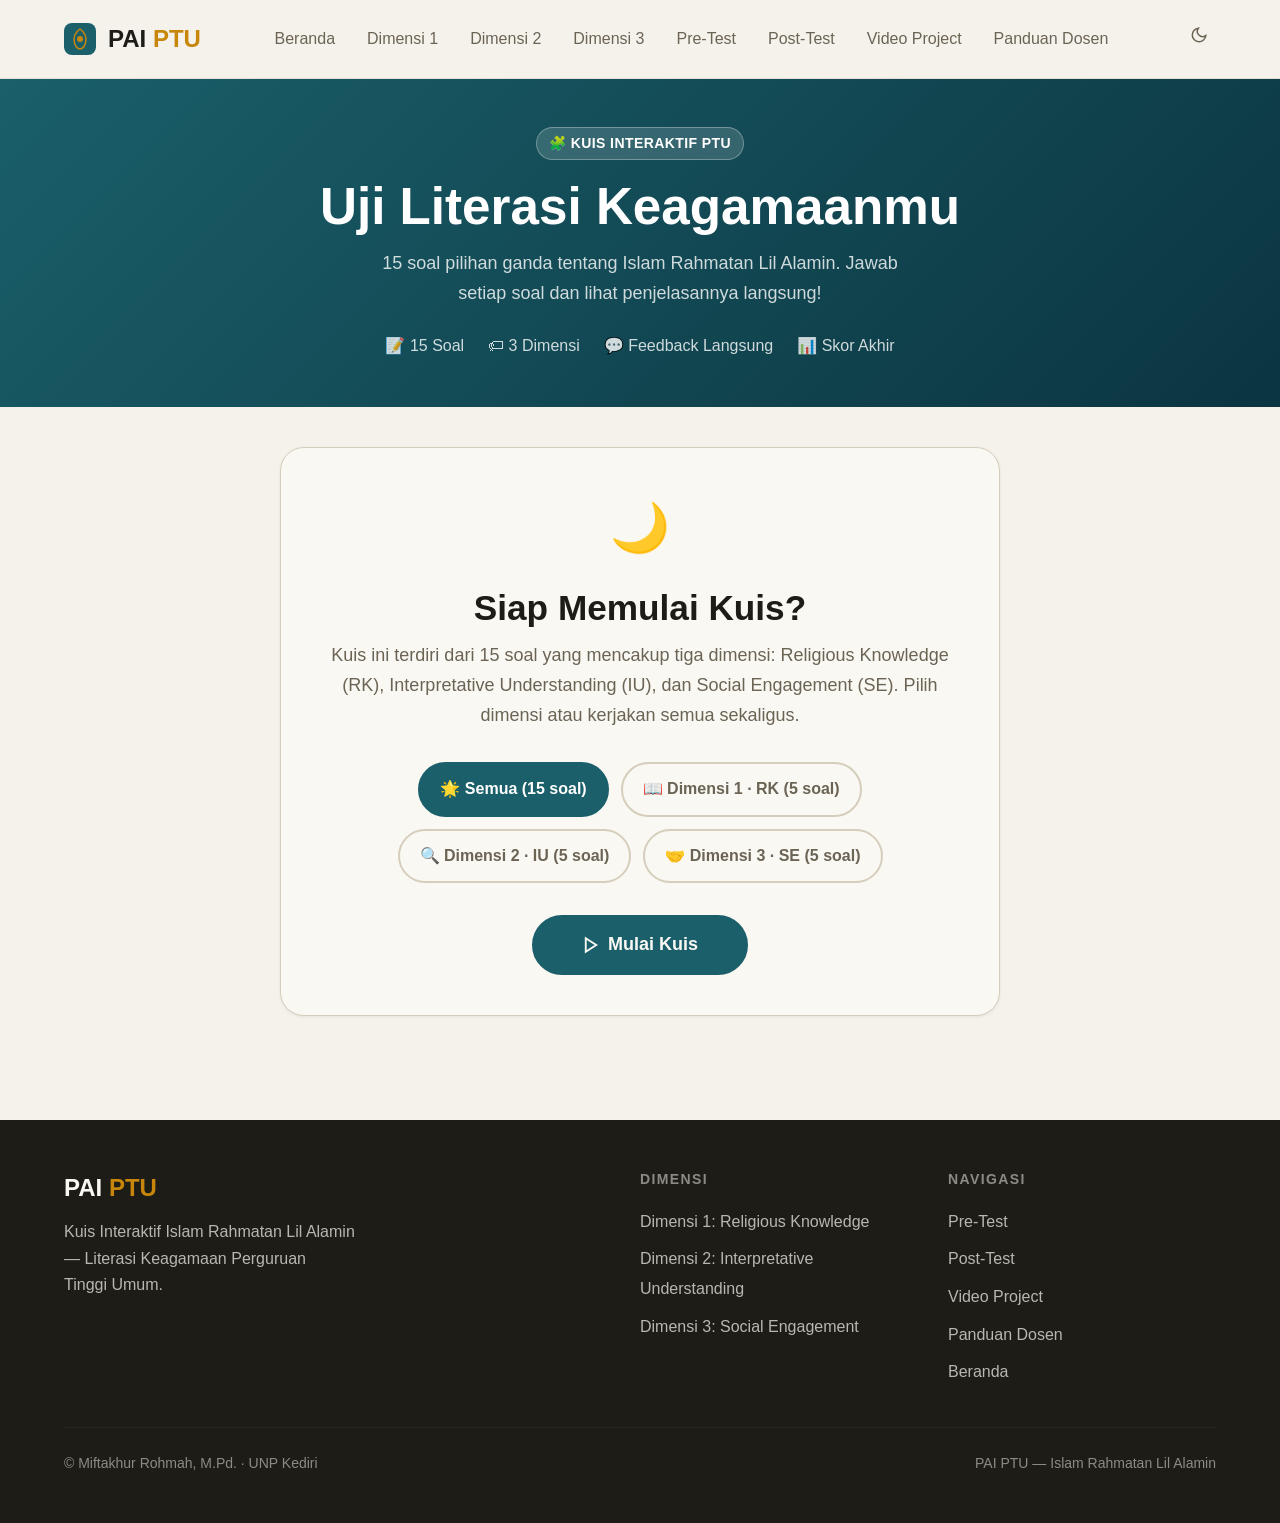
<file: kuis.html>
<!DOCTYPE html>
<html lang="id" data-theme="light">
<head>
  <meta charset="UTF-8" />
  <meta name="viewport" content="width=device-width, initial-scale=1.0" />
  <title>Kuis Interaktif — PAI PTU Islam Rahmatan Lil Alamin</title>
  <meta name="description" content="Kuis interaktif 15 soal PAI PTU tentang Islam Rahmatan Lil Alamin: Religious Knowledge, Interpretative Understanding, dan Social Engagement." />
  <link href="https://api.fontshare.com/v2/css?f[]=chillax@300,400,500,600,700&f[]=satoshi@300,400,500,700&display=swap" rel="stylesheet" />
  <link rel="stylesheet" href="css/style.css" />
  <style>
    /* ─── Hero ─── */
    .quiz-hero {
      background: linear-gradient(135deg, #1a5f6a 0%, #0b3540 100%);
      color: white;
      padding-block: var(--space-12);
      text-align: center;
    }
    .quiz-hero h1 { color: white; font-size: var(--text-2xl); margin-bottom: var(--space-3); }
    .quiz-hero p  { color: rgba(255,255,255,0.8); max-width: 52ch; margin-inline: auto; }

    /* ─── Wrapper & Card ─── */
    .quiz-wrapper {
      max-width: 720px;
      margin-inline: auto;
      padding-block: var(--space-10);
    }
    .quiz-card {
      background: var(--color-surface);
      border: 1px solid var(--color-border);
      border-radius: var(--radius-xl);
      padding: var(--space-8);
      box-shadow: var(--shadow-sm);
    }
    .quiz-category {
      font-size: var(--text-xs);
      font-weight: 700;
      letter-spacing: 0.1em;
      text-transform: uppercase;
      margin-bottom: var(--space-4);
    }
    .quiz-nav {
      display: flex;
      justify-content: space-between;
      align-items: center;
      margin-top: var(--space-6);
      gap: var(--space-4);
      flex-wrap: wrap;
    }

    /* ─── Result badges ─── */
    .result-badge {
      display: inline-flex;
      align-items: center;
      gap: var(--space-3);
      padding: var(--space-4) var(--space-6);
      border-radius: var(--radius-full);
      font-weight: 700;
      font-size: var(--text-lg);
      margin-bottom: var(--space-4);
    }
    .result-excellent { background: var(--color-success-highlight); color: var(--color-success); }
    .result-good      { background: var(--color-primary-light);     color: var(--color-primary); }
    .result-fair      { background: var(--color-gold-light);        color: var(--color-gold); }
    .result-poor      { background: var(--color-error-highlight);   color: var(--color-error); }

    /* ─── Section selector ─── */
    .section-selector {
      display: flex;
      gap: var(--space-3);
      flex-wrap: wrap;
      margin-bottom: var(--space-8);
      justify-content: center;
    }
    .section-btn {
      padding: var(--space-3) var(--space-5);
      border-radius: var(--radius-full);
      border: 2px solid var(--color-border);
      font-size: var(--text-sm);
      font-weight: 600;
      cursor: pointer;
      transition: all var(--transition);
      background: var(--color-surface);
      color: var(--color-text-muted);
    }
    .section-btn:hover { border-color: var(--color-primary); color: var(--color-primary); }
    /* Active states per dimension */
    .section-btn.active                 { background: var(--color-primary); color: white; border-color: var(--color-primary); }
    .section-btn[data-section="rk"].active  { background: #1a5f6a; border-color: #1a5f6a; color: white; }
    .section-btn[data-section="iu"].active  { background: var(--color-gold); border-color: var(--color-gold); color: white; }
    .section-btn[data-section="se"].active  { background: var(--color-secondary); border-color: var(--color-secondary); color: white; }

    /* Category badge colours per dimension */
    .badge--rk { background: rgba(26,95,106,0.12); color: #1a5f6a; }
    .badge--iu { background: rgba(200,134,10,0.12); color: var(--color-gold); }
    .badge--se { background: rgba(168,66,40,0.12);  color: var(--color-secondary); }
  </style>
</head>
<body>

<!-- ═══ HEADER ═══ -->
<header class="site-header">
  <div class="container container--wide">
    <nav class="nav-inner">
      <a href="index.html" class="nav-logo">
        <svg width="32" height="32" viewBox="0 0 32 32" fill="none" aria-label="PAI PTU logo">
          <rect width="32" height="32" rx="8" fill="#1a5f6a"/>
          <path d="M16 6 C16 6, 10 10, 10 16 C10 22, 13 26, 16 26 C19 26, 22 22, 22 16 C22 10, 16 6, 16 6Z" fill="none" stroke="#c8860a" stroke-width="1.5"/>
          <circle cx="16" cy="16" r="3" fill="#c8860a"/>
        </svg>
        <span>PAI <span style="color:var(--color-gold)">PTU</span></span>
      </a>
      <ul class="nav-links" role="list">
        <li><a href="index.html">Beranda</a></li>
        <li><a href="dim1-rk.html">Dimensi 1</a></li>
        <li><a href="dim2-iu.html">Dimensi 2</a></li>
        <li><a href="dim3-se.html">Dimensi 3</a></li>
        <li><a href="pretest.html">Pre-Test</a></li>
        <li><a href="posttest.html">Post-Test</a></li>
        <li><a href="video-project.html">Video Project</a></li>
        <li><a href="panduan-dosen.html">Panduan Dosen</a></li>
      </ul>
      <div class="nav-actions">
        <button class="btn-theme" data-theme-toggle></button>
        <button class="nav-mobile-btn" aria-expanded="false">
          <svg width="22" height="22" viewBox="0 0 24 24" fill="none" stroke="currentColor" stroke-width="2"><path d="M3 12h18M3 6h18M3 18h18"/></svg>
        </button>
      </div>
    </nav>
  </div>
</header>

<!-- ═══ HERO ═══ -->
<div class="quiz-hero">
  <div class="container">
    <span class="badge" style="background: rgba(255,255,255,0.15); color: white; border: 1px solid rgba(255,255,255,0.3); margin-bottom: var(--space-4); display: inline-flex;">🧩 Kuis Interaktif PTU</span>
    <h1>Uji Literasi Keagamaanmu</h1>
    <p>15 soal pilihan ganda tentang Islam Rahmatan Lil Alamin. Jawab setiap soal dan lihat penjelasannya langsung!</p>
    <div style="display: flex; gap: var(--space-6); justify-content: center; margin-top: var(--space-6); flex-wrap: wrap;">
      <span style="font-size: var(--text-sm); opacity: 0.8;">📝 15 Soal</span>
      <span style="font-size: var(--text-sm); opacity: 0.8;">🏷 3 Dimensi</span>
      <span style="font-size: var(--text-sm); opacity: 0.8;">💬 Feedback Langsung</span>
      <span style="font-size: var(--text-sm); opacity: 0.8;">📊 Skor Akhir</span>
    </div>
  </div>
</div>

<!-- ═══ MAIN ═══ -->
<main>
<div class="container">
  <div class="quiz-wrapper">

    <!-- Start Screen -->
    <div id="quiz-start" class="quiz-card text-center" style="padding: var(--space-10);">
      <div style="font-size: 3rem; margin-bottom: var(--space-5);">🌙</div>
      <h2 style="font-size: var(--text-xl); margin-bottom: var(--space-3);">Siap Memulai Kuis?</h2>
      <p style="color: var(--color-text-muted); margin-bottom: var(--space-8);">Kuis ini terdiri dari 15 soal yang mencakup tiga dimensi: Religious Knowledge (RK), Interpretative Understanding (IU), dan Social Engagement (SE). Pilih dimensi atau kerjakan semua sekaligus.</p>

      <div class="section-selector">
        <button class="section-btn active" data-section="all">🌟 Semua (15 soal)</button>
        <button class="section-btn" data-section="rk">📖 Dimensi 1 · RK (5 soal)</button>
        <button class="section-btn" data-section="iu">🔍 Dimensi 2 · IU (5 soal)</button>
        <button class="section-btn" data-section="se">🤝 Dimensi 3 · SE (5 soal)</button>
      </div>

      <button id="start-quiz" class="btn btn--primary btn--lg" style="padding-inline: var(--space-12);">
        <svg width="18" height="18" viewBox="0 0 24 24" fill="none" stroke="currentColor" stroke-width="2.5"><path d="M5 3l14 9-14 9V3z"/></svg>
        Mulai Kuis
      </button>
    </div>

    <!-- Quiz Area -->
    <div id="quiz-area" style="display: none;">
      <div style="margin-bottom: var(--space-6);">
        <div style="display: flex; justify-content: space-between; align-items: center; margin-bottom: var(--space-3);">
          <span class="quiz-progress-text" id="progress-text">Soal 1 dari 15</span>
          <span id="score-display" style="font-size: var(--text-sm); font-weight: 700; color: var(--color-primary);">Skor: 0</span>
        </div>
        <div class="progress-bar">
          <div class="progress-bar__fill" id="quiz-progress-bar" style="width: 0%; transition: width 0.4s ease;"></div>
        </div>
      </div>

      <div class="quiz-card" id="question-card">
        <p class="quiz-category" id="question-category"></p>
        <p class="quiz-question" id="question-text"></p>
        <div class="quiz-options" id="options-container" role="list"></div>
        <div class="quiz-feedback" id="quiz-feedback" role="alert"></div>
        <div class="quiz-nav">
          <button class="btn btn--ghost" id="btn-skip" style="display: none;">Lewati</button>
          <button class="btn btn--primary" id="btn-next" style="display: none;">
            Soal Berikutnya
            <svg width="16" height="16" viewBox="0 0 24 24" fill="none" stroke="currentColor" stroke-width="2"><path d="M9 18l6-6-6-6"/></svg>
          </button>
        </div>
      </div>
    </div>

    <!-- Result Screen -->
    <div id="quiz-result" style="display: none;">
      <div class="quiz-score-card">
        <div id="result-badge" class="result-badge" style="margin-bottom: var(--space-5); display: inline-flex;"></div>
        <div class="quiz-score-number" id="final-score"></div>
        <p class="quiz-score-label" id="result-text"></p>
        <div style="margin-top: var(--space-8); display: grid; grid-template-columns: repeat(3, 1fr); gap: var(--space-4);">
          <div>
            <div style="font-size: var(--text-xl); font-weight: 700; color: var(--color-success);" id="correct-count">0</div>
            <p style="font-size: var(--text-xs); color: var(--color-text-muted);">Benar</p>
          </div>
          <div>
            <div style="font-size: var(--text-xl); font-weight: 700; color: var(--color-error);" id="wrong-count">0</div>
            <p style="font-size: var(--text-xs); color: var(--color-text-muted);">Salah</p>
          </div>
          <div>
            <div style="font-size: var(--text-xl); font-weight: 700; color: var(--color-gold);" id="total-count">0</div>
            <p style="font-size: var(--text-xs); color: var(--color-text-muted);">Total Soal</p>
          </div>
        </div>
        <div style="margin-top: var(--space-8); display: flex; gap: var(--space-3); justify-content: center; flex-wrap: wrap;">
          <button class="btn btn--primary" id="btn-restart">🔄 Coba Lagi</button>
          <a href="index.html" class="btn btn--ghost">🏠 Beranda</a>
        </div>
      </div>
    </div>

  </div>
</div>
</main>

<!-- ═══ FOOTER ═══ -->
<footer class="site-footer">
  <div class="container container--wide">
    <div class="footer-inner">
      <div>
        <div class="footer-logo">PAI <span style="color: var(--color-gold);">PTU</span></div>
        <p class="footer-desc">Kuis Interaktif Islam Rahmatan Lil Alamin — Literasi Keagamaan Perguruan Tinggi Umum.</p>
      </div>
      <div>
        <p class="footer-heading">Dimensi</p>
        <ul class="footer-links" role="list">
          <li><a href="dim1-rk.html">Dimensi 1: Religious Knowledge</a></li>
          <li><a href="dim2-iu.html">Dimensi 2: Interpretative Understanding</a></li>
          <li><a href="dim3-se.html">Dimensi 3: Social Engagement</a></li>
        </ul>
      </div>
      <div>
        <p class="footer-heading">Navigasi</p>
        <ul class="footer-links" role="list">
          <li><a href="pretest.html">Pre-Test</a></li>
          <li><a href="posttest.html">Post-Test</a></li>
          <li><a href="video-project.html">Video Project</a></li>
        <li><a href="panduan-dosen.html">Panduan Dosen</a></li>
          <li><a href="index.html">Beranda</a></li>
        </ul>
      </div>
    </div>
    <div class="footer-bottom">
      <span>© Miftakhur Rohmah, M.Pd. · UNP Kediri</span>
      <span>PAI PTU — Islam Rahmatan Lil Alamin</span>
    </div>
  </div>
</footer>

<script src="js/main.js"></script>
<script>
// ═══════════════════════════════════════════════
//  KUIS DATA — PAI PTU · Islam Rahmatan Lil Alamin
//  15 soal | 3 dimensi: RK · IU · SE
// ═══════════════════════════════════════════════
const allQuestions = [

  // ── DIMENSI 1: Religious Knowledge (RK) ──────

  {
    section: 'rk',
    category: '📖 Dimensi 1 · Religious Knowledge',
    badgeClass: 'badge--rk',
    question: 'Fungsi agama yang mendorong perubahan sosial menuju keadilan dan kesejahteraan disebut fungsi...',
    options: [
      'Normatif',
      'Integratif',
      'Transformatif',
      'Ritualistik'
    ],
    correct: 2,
    explanation: 'Fungsi transformatif agama mendorong perubahan sosial ke arah keadilan. Fungsi normatif = panduan nilai; integratif = menyatukan komunitas.'
  },

  {
    section: 'rk',
    category: '📖 Dimensi 1 · Religious Knowledge',
    badgeClass: 'badge--rk',
    question: 'Dalam trilogi Islam, unsur yang mengatur norma dan aturan praktis kehidupan disebut...',
    options: [
      'Akidah',
      'Syariah',
      'Akhlak',
      'Tasawuf'
    ],
    correct: 1,
    explanation: 'Trilogi Islam: Akidah (keyakinan fundamental), Syariah (norma praktis kehidupan), Akhlak (karakter mulia yang lahir dari keduanya).'
  },

  {
    section: 'rk',
    category: '📖 Dimensi 1 · Religious Knowledge',
    badgeClass: 'badge--rk',
    question: 'Kata \'wahyu\' secara bahasa berarti isyarat cepat. Dalam Islam, wahyu berfungsi sebagai...',
    options: [
      'Sumber hukum adat',
      'Sumber normatif utama syariat',
      'Kumpulan cerita sejarah',
      'Panduan ritual semata'
    ],
    correct: 1,
    explanation: 'Wahyu (Al-Qur\'an dan Sunnah) adalah sumber normatif utama syariat Islam — fondasi dari seluruh hukum dan nilai keislaman.'
  },

  {
    section: 'rk',
    category: '📖 Dimensi 1 · Religious Knowledge',
    badgeClass: 'badge--rk',
    question: 'Hadits \'Sesungguhnya aku diutus untuk menyempurnakan akhlak yang mulia\' menegaskan bahwa inti misi Islam adalah...',
    options: [
      'Memperbanyak ibadah ritual',
      'Pembangunan karakter mulia',
      'Penaklukan wilayah',
      'Penyebaran budaya Arab'
    ],
    correct: 1,
    explanation: 'Misi utama Nabi SAW adalah penyempurnaan akhlak — ini menegaskan bahwa Islam adalah agama pembangunan karakter, bukan sekadar ritual.'
  },

  {
    section: 'rk',
    category: '📖 Dimensi 1 · Religious Knowledge',
    badgeClass: 'badge--rk',
    question: 'Penyebaran hoaks keagamaan di media sosial bertentangan dengan maqashid syariah karena merusak...',
    options: [
      'Hifzh al-mal (harta)',
      'Hifzh al-\'aql (akal)',
      'Hifzh al-nafs (jiwa) hanya',
      'Tidak ada kaitannya dengan maqashid'
    ],
    correct: 1,
    explanation: 'Maqashid syariah (tujuan syariat) melindungi 5 hal: jiwa, akal, keturunan, agama, harta. Penyebaran hoaks merusak hifzh al-\'aql (pemeliharaan akal) dan hifzh al-din (agama) sekaligus — karena memanipulasi pikiran dan merusak kepercayaan beragama.'
  },

  // ── DIMENSI 2: Interpretative Understanding (IU) ──

  {
    section: 'iu',
    category: '🔍 Dimensi 2 · Interpretative Understanding',
    badgeClass: 'badge--iu',
    question: 'Prinsip \'tawassut\' dalam Islam mengajarkan agar seorang Muslim bersikap...',
    options: [
      'Ekstrem dalam mempertahankan pendapat',
      'Di tengah-tengah, tidak berlebihan ke kanan maupun kiri',
      'Mengikuti mayoritas selalu',
      'Menghindari semua diskusi keagamaan'
    ],
    correct: 1,
    explanation: 'Tawassut (moderasi) adalah jalan tengah yang seimbang — tidak ghuluw (berlebihan/ekstrem) dan tidak tafrith (meremehkan). Ini inti konsep \'ummatan wasathan\' (QS. Al-Baqarah: 143).'
  },

  {
    section: 'iu',
    category: '🔍 Dimensi 2 · Interpretative Understanding',
    badgeClass: 'badge--iu',
    question: 'Mahasiswa yang hanya fokus pada ibadah mahdhah dan mengabaikan kewajiban akademik serta sosialnya mencerminkan pelanggaran prinsip...',
    options: [
      'Tawassut',
      'Tasamuh',
      'Tawazun',
      'I\'tidal'
    ],
    correct: 2,
    explanation: 'Tawazun adalah keseimbangan antara hak dan kewajiban di semua dimensi — spiritual, intelektual, dan sosial. Mengabaikan akademik demi ibadah saja justru bertentangan dengan Islam yang mengajarkan keseimbangan.'
  },

  {
    section: 'iu',
    category: '🔍 Dimensi 2 · Interpretative Understanding',
    badgeClass: 'badge--iu',
    question: 'Prinsip tasamuh (toleransi) dalam konteks kampus yang paling tepat adalah...',
    options: [
      'Menyetujui semua keyakinan agama lain',
      'Menghormati hak orang lain beribadah tanpa mencampuradukkan akidah',
      'Mengajak semua teman ikut ibadah Islam',
      'Menghindari berteman dengan non-Muslim'
    ],
    correct: 1,
    explanation: 'Tasamuh = menghormati hak orang lain beragama sesuai keyakinannya, sambil menjaga kemurnian akidah sendiri. Bukan sinkretisme (mencampur ajaran), bukan pula isolasi.'
  },

  {
    section: 'iu',
    category: '🔍 Dimensi 2 · Interpretative Understanding',
    badgeClass: 'badge--iu',
    question: 'Kelompok yang mengklaim jihadnya sah karena menggunakan ayat Al-Qur\'an, padahal konteks ayat itu adalah perang defensif di zaman Nabi. Ini adalah contoh kegagalan dalam...',
    options: [
      'Membaca teks secara harfiah saja tanpa konteks (tekstualis ekstrem)',
      'Memahami sejarah pra-Islam',
      'Menghafal Al-Qur\'an',
      'Berdakwah secara online'
    ],
    correct: 0,
    explanation: 'Pemahaman tekstualis ekstrem tanpa konteks sejarah (asbabun nuzul) adalah akar radikalisme. Tawassut mengharuskan pemahaman teks + konteks + maqashid — tidak cukup teks saja.'
  },

  {
    section: 'iu',
    category: '🔍 Dimensi 2 · Interpretative Understanding',
    badgeClass: 'badge--iu',
    question: 'I\'tidal dalam Islam berarti bersikap adil dan proporsional. Implementasinya dalam diskusi akademik adalah...',
    options: [
      'Selalu membela pendapat dosen',
      'Menilai argumen secara objektif berdasarkan bukti, bukan identitas siapa yang berbicara',
      'Tidak pernah mengkritik',
      'Mengikuti pendapat mayoritas kelas'
    ],
    correct: 1,
    explanation: 'I\'tidal = keadilan dan proporsionalitas. Dalam akademik: menilai berdasarkan substansi dan bukti, bukan karena siapa (dosen, senior, atau teman). Ini cerminan Muslim yang adil dan kritis.'
  },

  // ── DIMENSI 3: Social Engagement (SE) ────────

  {
    section: 'se',
    category: '🤝 Dimensi 3 · Social Engagement',
    badgeClass: 'badge--se',
    question: 'Ada konflik di organisasi mahasiswa antara dua faksi. Sebagai Muslim, pendekatan yang paling sesuai nilai Islam adalah...',
    options: [
      'Mendukung faksi sendiri apapun yang terjadi',
      'Menghindari dan tidak terlibat',
      'Menjadi mediator dengan mengedepankan islah (perdamaian) dan musyawarah',
      'Melaporkan ke media sosial agar viral'
    ],
    correct: 2,
    explanation: 'Islam mengajarkan islah (perdamaian) dan musyawarah sebagai cara resolusi konflik. QS. Al-Hujurat: 9-10 memerintahkan mendamaikan dua pihak yang bertikai, bukan memihak.'
  },

  {
    section: 'se',
    category: '🤝 Dimensi 3 · Social Engagement',
    badgeClass: 'badge--se',
    question: 'Konsep \'amar ma\'ruf nahi munkar\' dalam konteks kehidupan kampus berarti...',
    options: [
      'Menghakimi moral orang lain secara terbuka',
      'Aktif mendorong kebaikan dan mencegah kemungkaran dengan cara yang bijak',
      'Hanya urusan ulama dan tokoh agama',
      'Cukup dilakukan secara pribadi tanpa keterlibatan sosial'
    ],
    correct: 1,
    explanation: 'Amar ma\'ruf nahi munkar adalah kewajiban sosial Muslim — aktif berkontribusi pada kebaikan bersama dengan hikmah (kebijaksanaan), bukan arogansi moral.'
  },

  {
    section: 'se',
    category: '🤝 Dimensi 3 · Social Engagement',
    badgeClass: 'badge--se',
    question: 'Wakaf produktif yang hasilnya digunakan untuk beasiswa mahasiswa adalah contoh implementasi...',
    options: [
      'Zakat mal wajib',
      'Infak pribadi',
      'Filantropi Islam berbasis wakaf untuk pemberdayaan pendidikan',
      'Sedekah jariyah biasa'
    ],
    correct: 2,
    explanation: 'Wakaf produktif mengalirkan manfaat aset secara berkelanjutan untuk kepentingan publik. Wakaf untuk beasiswa adalah inovasi filantropi Islam yang mengintegrasikan nilai sosial dan pendidikan.'
  },

  {
    section: 'se',
    category: '🤝 Dimensi 3 · Social Engagement',
    badgeClass: 'badge--se',
    question: 'Mahasiswa Muslim yang aktif dalam komunitas peduli lingkungan kampus mencerminkan nilai...',
    options: [
      'Hanya kewajiban sosial non-agama',
      'Implementasi khalifah fil ardh — tanggung jawab merawat bumi sebagai amanah Allah',
      'Bid\'ah karena tidak ada perintah langsung',
      'Aktivisme sekuler'
    ],
    correct: 1,
    explanation: 'Khalifah fil ardh (QS. Al-Baqarah: 30) berarti manusia diberi amanah merawat bumi. Kepedulian lingkungan adalah pengamalan langsung dari tanggung jawab kekhalifahan dalam Islam.'
  },

  {
    section: 'se',
    category: '🤝 Dimensi 3 · Social Engagement',
    badgeClass: 'badge--se',
    question: 'Pergaulan bebas di kampus yang berpotensi merusak kehormatan dan keturunan bertentangan dengan maqashid syariah, khususnya...',
    options: [
      'Hifzh al-mal (perlindungan harta)',
      'Hifzh al-\'aql (perlindungan akal)',
      'Hifzh al-nasl (perlindungan keturunan/kehormatan)',
      'Hifzh al-din (perlindungan agama)'
    ],
    correct: 2,
    explanation: 'Hifzh al-nasl dalam maqashid syariah melindungi kehormatan, keturunan, dan martabat manusia. Islam mengatur pergaulan bukan untuk membatasi kebebasan, tapi untuk menjaga kemuliaan manusia.'
  }

];

// ═══════════════════════════════════════════════
//  QUIZ LOGIC — in-memory state only (no localStorage)
// ═══════════════════════════════════════════════
let currentQuestions = [];
let currentIndex    = 0;
let score           = 0;
let answered        = false;
let selectedSection = 'all';

const startScreen  = document.getElementById('quiz-start');
const quizArea     = document.getElementById('quiz-area');
const resultScreen = document.getElementById('quiz-result');

// ── Section selector ──────────────────────────
document.querySelectorAll('.section-btn').forEach(btn => {
  btn.addEventListener('click', () => {
    document.querySelectorAll('.section-btn').forEach(b => b.classList.remove('active'));
    btn.classList.add('active');
    selectedSection = btn.dataset.section;
  });
});

document.getElementById('start-quiz').addEventListener('click', startQuiz);
document.getElementById('btn-next').addEventListener('click', nextQuestion);
document.getElementById('btn-restart').addEventListener('click', resetQuiz);

// ── startQuiz ────────────────────────────────
function startQuiz() {
  if (selectedSection === 'all') {
    currentQuestions = shuffleArray([...allQuestions]);
  } else {
    currentQuestions = shuffleArray(allQuestions.filter(q => q.section === selectedSection));
  }
  currentIndex = 0;
  score        = 0;
  answered     = false;

  startScreen.style.display  = 'none';
  quizArea.style.display     = 'block';
  resultScreen.style.display = 'none';
  renderQuestion();
}

// ── shuffleArray ──────────────────────────────
function shuffleArray(arr) {
  return arr.sort(() => Math.random() - 0.5);
}

// ── renderQuestion ────────────────────────────
function renderQuestion() {
  const q     = currentQuestions[currentIndex];
  const total = currentQuestions.length;
  answered    = false;

  document.getElementById('progress-text').textContent  = `Soal ${currentIndex + 1} dari ${total}`;
  document.getElementById('score-display').textContent  = `Skor: ${score}`;
  const pct = (currentIndex / total) * 100;
  document.getElementById('quiz-progress-bar').style.width = pct + '%';

  const badgeClass = q.badgeClass || 'badge--rk';
  document.getElementById('question-category').innerHTML =
    `<span class="badge ${badgeClass}">${q.category}</span>`;
  document.getElementById('question-text').textContent = q.question;

  const optContainer = document.getElementById('options-container');
  const letters = ['A', 'B', 'C', 'D'];
  optContainer.innerHTML = q.options.map((opt, i) => `
    <button class="quiz-option" data-index="${i}" role="listitem">
      <span class="option-letter">${letters[i]}</span>
      <span>${opt}</span>
    </button>
  `).join('');

  optContainer.querySelectorAll('.quiz-option').forEach(btn => {
    btn.addEventListener('click', () => selectAnswer(btn, q));
  });

  const feedback = document.getElementById('quiz-feedback');
  feedback.classList.remove('show', 'correct', 'wrong');
  feedback.textContent = '';
  document.getElementById('btn-next').style.display = 'none';
  document.getElementById('btn-skip').style.display = 'none';
}

// ── selectAnswer ──────────────────────────────
function selectAnswer(btn, q) {
  if (answered) return;
  answered = true;

  const chosen  = parseInt(btn.dataset.index);
  const allOpts = document.querySelectorAll('.quiz-option');
  const feedback = document.getElementById('quiz-feedback');

  allOpts.forEach(b => {
    b.style.pointerEvents = 'none';
    const i = parseInt(b.dataset.index);
    if (i === q.correct) b.classList.add('correct');
    else if (i === chosen && chosen !== q.correct) b.classList.add('wrong');
  });

  if (chosen === q.correct) {
    score++;
    feedback.className = 'quiz-feedback show correct';
    feedback.innerHTML = `<strong>✅ Benar!</strong> ${q.explanation}`;
  } else {
    feedback.className = 'quiz-feedback show wrong';
    feedback.innerHTML = `<strong>❌ Kurang tepat.</strong> ${q.explanation}`;
  }

  document.getElementById('score-display').textContent = `Skor: ${score}`;

  const btnNext = document.getElementById('btn-next');
  btnNext.style.display = 'flex';
  if (currentIndex === currentQuestions.length - 1) {
    btnNext.innerHTML = 'Lihat Hasil <svg width="16" height="16" viewBox="0 0 24 24" fill="none" stroke="currentColor" stroke-width="2"><path d="M9 18l6-6-6-6"/></svg>';
  } else {
    btnNext.innerHTML = 'Soal Berikutnya <svg width="16" height="16" viewBox="0 0 24 24" fill="none" stroke="currentColor" stroke-width="2"><path d="M9 18l6-6-6-6"/></svg>';
  }
}

// ── nextQuestion ──────────────────────────────
function nextQuestion() {
  currentIndex++;
  if (currentIndex >= currentQuestions.length) {
    showResult();
  } else {
    renderQuestion();
  }
}

// ── showResult ────────────────────────────────
function showResult() {
  quizArea.style.display     = 'none';
  resultScreen.style.display = 'block';

  const total = currentQuestions.length;
  const pct   = Math.round((score / total) * 100);

  document.getElementById('final-score').textContent   = pct + '%';
  document.getElementById('correct-count').textContent = score;
  document.getElementById('wrong-count').textContent   = total - score;
  document.getElementById('total-count').textContent   = total;

  const badge = document.getElementById('result-badge');
  const text  = document.getElementById('result-text');

  if (pct >= 90) {
    badge.className = 'result-badge result-excellent';
    badge.innerHTML = '🏆 Sangat Baik!';
    text.textContent = 'Luar biasa! Literasi keagamaanmu sangat tinggi. Kamu siap menjadi agen Islam Rahmatan Lil Alamin di kampus dan masyarakat!';
  } else if (pct >= 75) {
    badge.className = 'result-badge result-good';
    badge.innerHTML = '⭐ Baik!';
    text.textContent = 'Bagus! Kamu sudah memahami sebagian besar materi. Pelajari kembali soal-soal yang belum tepat untuk meningkatkan literasi keagamaanmu.';
  } else if (pct >= 60) {
    badge.className = 'result-badge result-fair';
    badge.innerHTML = '📚 Perlu Belajar Lagi';
    text.textContent = 'Kamu sudah cukup memahami dasar-dasarnya. Disarankan membaca kembali modul tiga dimensi sebelum mencoba ulang kuis.';
  } else {
    badge.className = 'result-badge result-poor';
    badge.innerHTML = '🔄 Coba Lagi';
    text.textContent = 'Jangan menyerah! Kembali ke modul pembelajaran dan pelajari kembali materi RK, IU, dan SE tentang Islam Rahmatan Lil Alamin.';
  }

  document.getElementById('quiz-progress-bar').style.width = '100%';
}

// ── resetQuiz ─────────────────────────────────
function resetQuiz() {
  resultScreen.style.display = 'none';
  startScreen.style.display  = 'block';
  document.getElementById('quiz-progress-bar').style.width = '0%';
  document.getElementById('score-display').textContent = 'Skor: 0';
}
</script>
<script data-pplx-inline-edit>
(function(){
  if(window===window.top)return;
  function inlineAll(orig,clone){
    if(orig.nodeType!==1)return;
    try{
      var cs=getComputedStyle(orig);
      var t='';
      for(var i=0;i<cs.length;i++){t+=cs[i]+':'+cs.getPropertyValue(cs[i])+';';}
      clone.style.cssText=t;
    }catch(e){}
    var oc=orig.children,cc=clone.children;
    for(var j=0;j<oc.length&&j<cc.length;j++){inlineAll(oc[j],cc[j]);}
  }
  function stripExternal(clone){
    var imgs=clone.querySelectorAll('img');
    for(var i=0;i<imgs.length;i++){
      var s=imgs[i].getAttribute('src');
      if(s&&!s.startsWith('data:'))imgs[i].removeAttribute('src');
    }
    var all=clone.querySelectorAll('*');
    for(var i=0;i<all.length;i++){
      var st=all[i].style.cssText;
      if(st&&st.indexOf('url(')>=0){
        all[i].style.cssText=st.replace(/url\(["']?(?!data:)[^)"']*["']?\)/gi,'none');
      }
    }
  }
  var scrollRaf=0;
  function emitScroll(){
    scrollRaf=0;
    var x=window.scrollX||window.pageXOffset||0;
    var y=window.scrollY||window.pageYOffset||0;
    window.parent.postMessage({type:'INLINE_EDIT_SCROLL',scrollX:x,scrollY:y},'*');
  }
  window.addEventListener('scroll',function(){
    if(scrollRaf)return;
    scrollRaf=requestAnimationFrame(emitScroll);
  },{passive:true,capture:true});
  emitScroll();
  window.addEventListener('message',function(e){
    if(!e.data||e.data.type!=='INLINE_EDIT_CAPTURE_REQUEST')return;
    var scrollX=window.scrollX||window.pageXOffset||0;
    var scrollY=window.scrollY||window.pageYOffset||0;
    var w=window.innerWidth,h=window.innerHeight;
    try{
      var clone=document.documentElement.cloneNode(true);
      var rm=clone.querySelectorAll('script,link[rel="stylesheet"],style');
      for(var i=0;i<rm.length;i++){rm[i].remove();}
      inlineAll(document.documentElement,clone);
      stripExternal(clone);
      var html=new XMLSerializer().serializeToString(clone);
      var svg='<svg xmlns="http://www.w3.org/2000/svg" width="'+w+'" height="'+h+'">'
        +'<foreignObject width="100%" height="100%">'
        +'<div xmlns="http://www.w3.org/1999/xhtml" style="width:'+w+'px;height:'+h+'px;overflow:hidden">'
        +'<div style="transform:translate(-'+scrollX+'px,-'+scrollY+'px);transform-origin:top left">'
        +html+'</div></div></foreignObject></svg>';
      var svgUrl='data:image/svg+xml;charset=utf-8,'+encodeURIComponent(svg);
      var img=new Image();
      img.onload=function(){
        var c=document.createElement('canvas');c.width=w;c.height=h;
        c.getContext('2d').drawImage(img,0,0);
        window.parent.postMessage({type:'INLINE_EDIT_SCREENSHOT_RESULT',dataUrl:c.toDataURL('image/png'),scrollX:scrollX,scrollY:scrollY},'*');
      };
      img.onerror=function(){
        window.parent.postMessage({type:'INLINE_EDIT_SCREENSHOT_RESULT',dataUrl:null,scrollX:scrollX,scrollY:scrollY},'*');
      };
      img.src=svgUrl;
    }catch(err){
      window.parent.postMessage({type:'INLINE_EDIT_SCREENSHOT_RESULT',dataUrl:null,scrollX:scrollX,scrollY:scrollY},'*');
    }
  });
})();
</script></body>
</html>
</file>
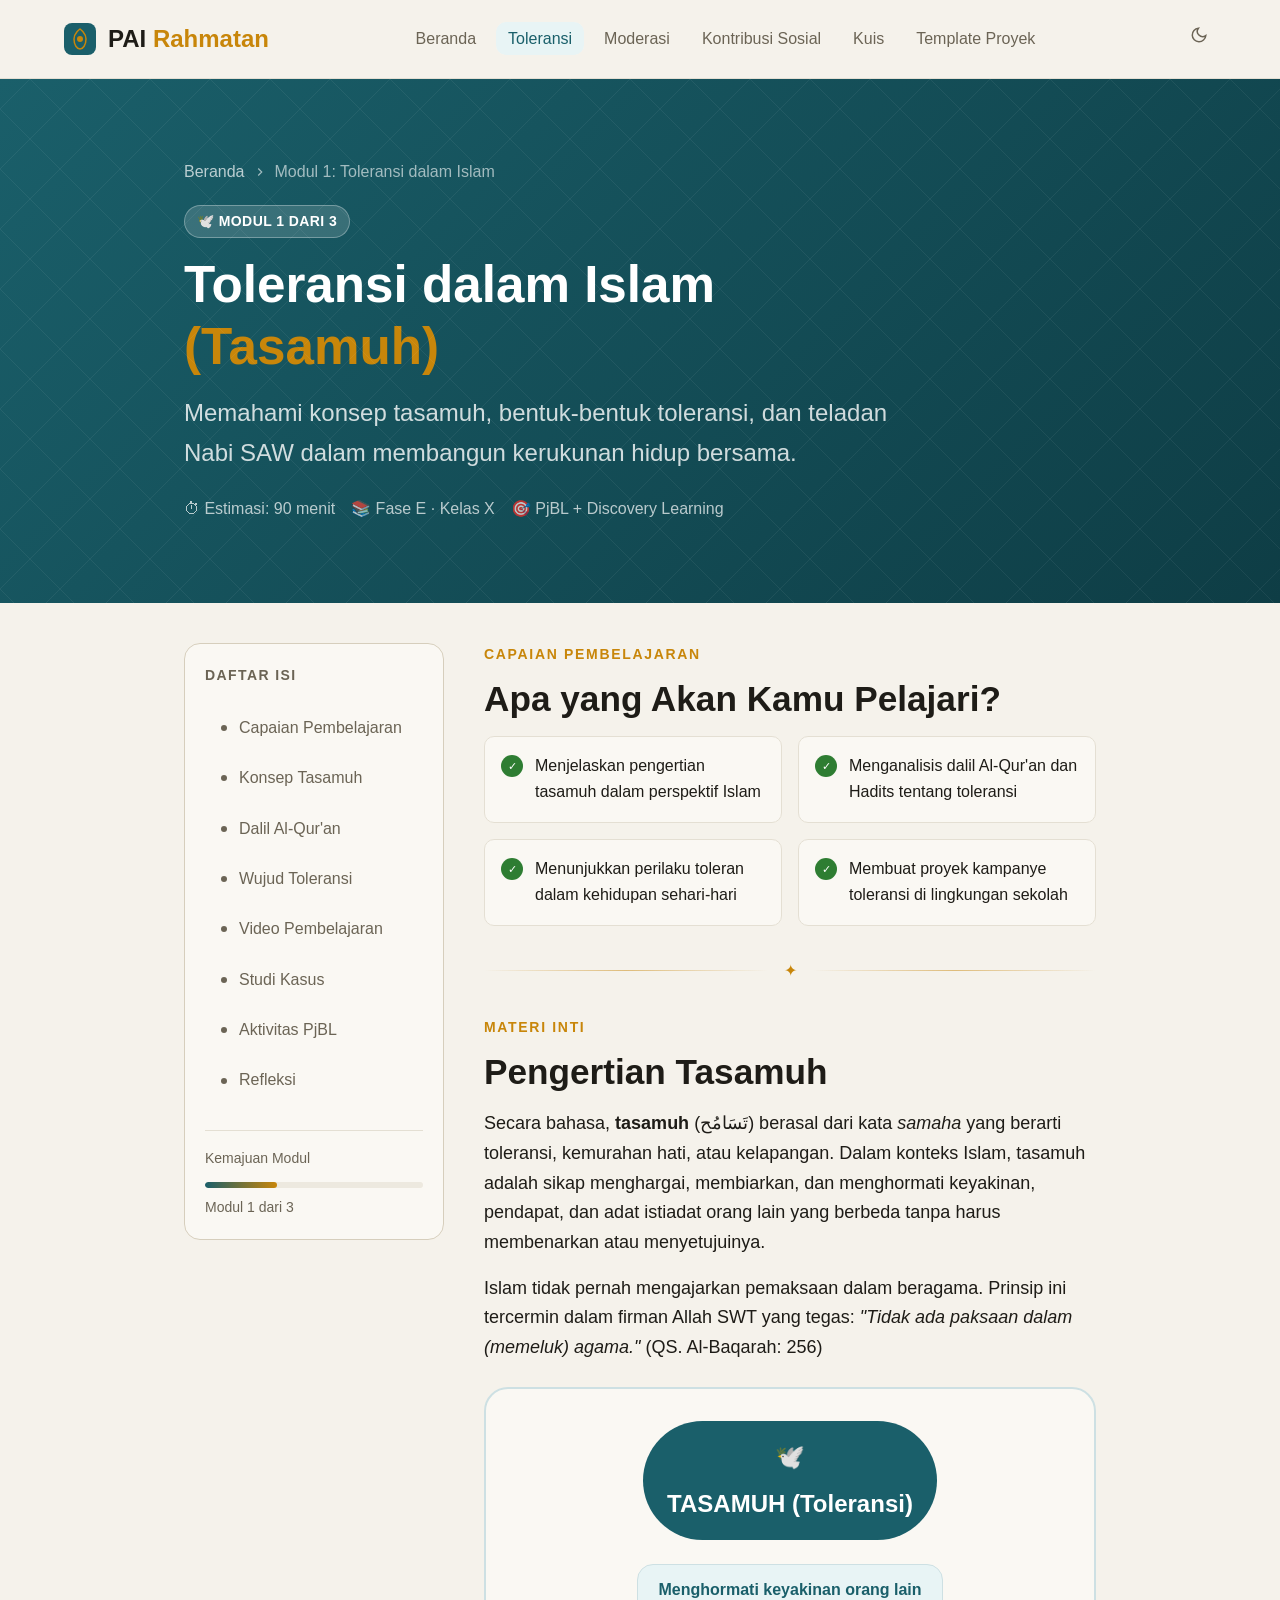
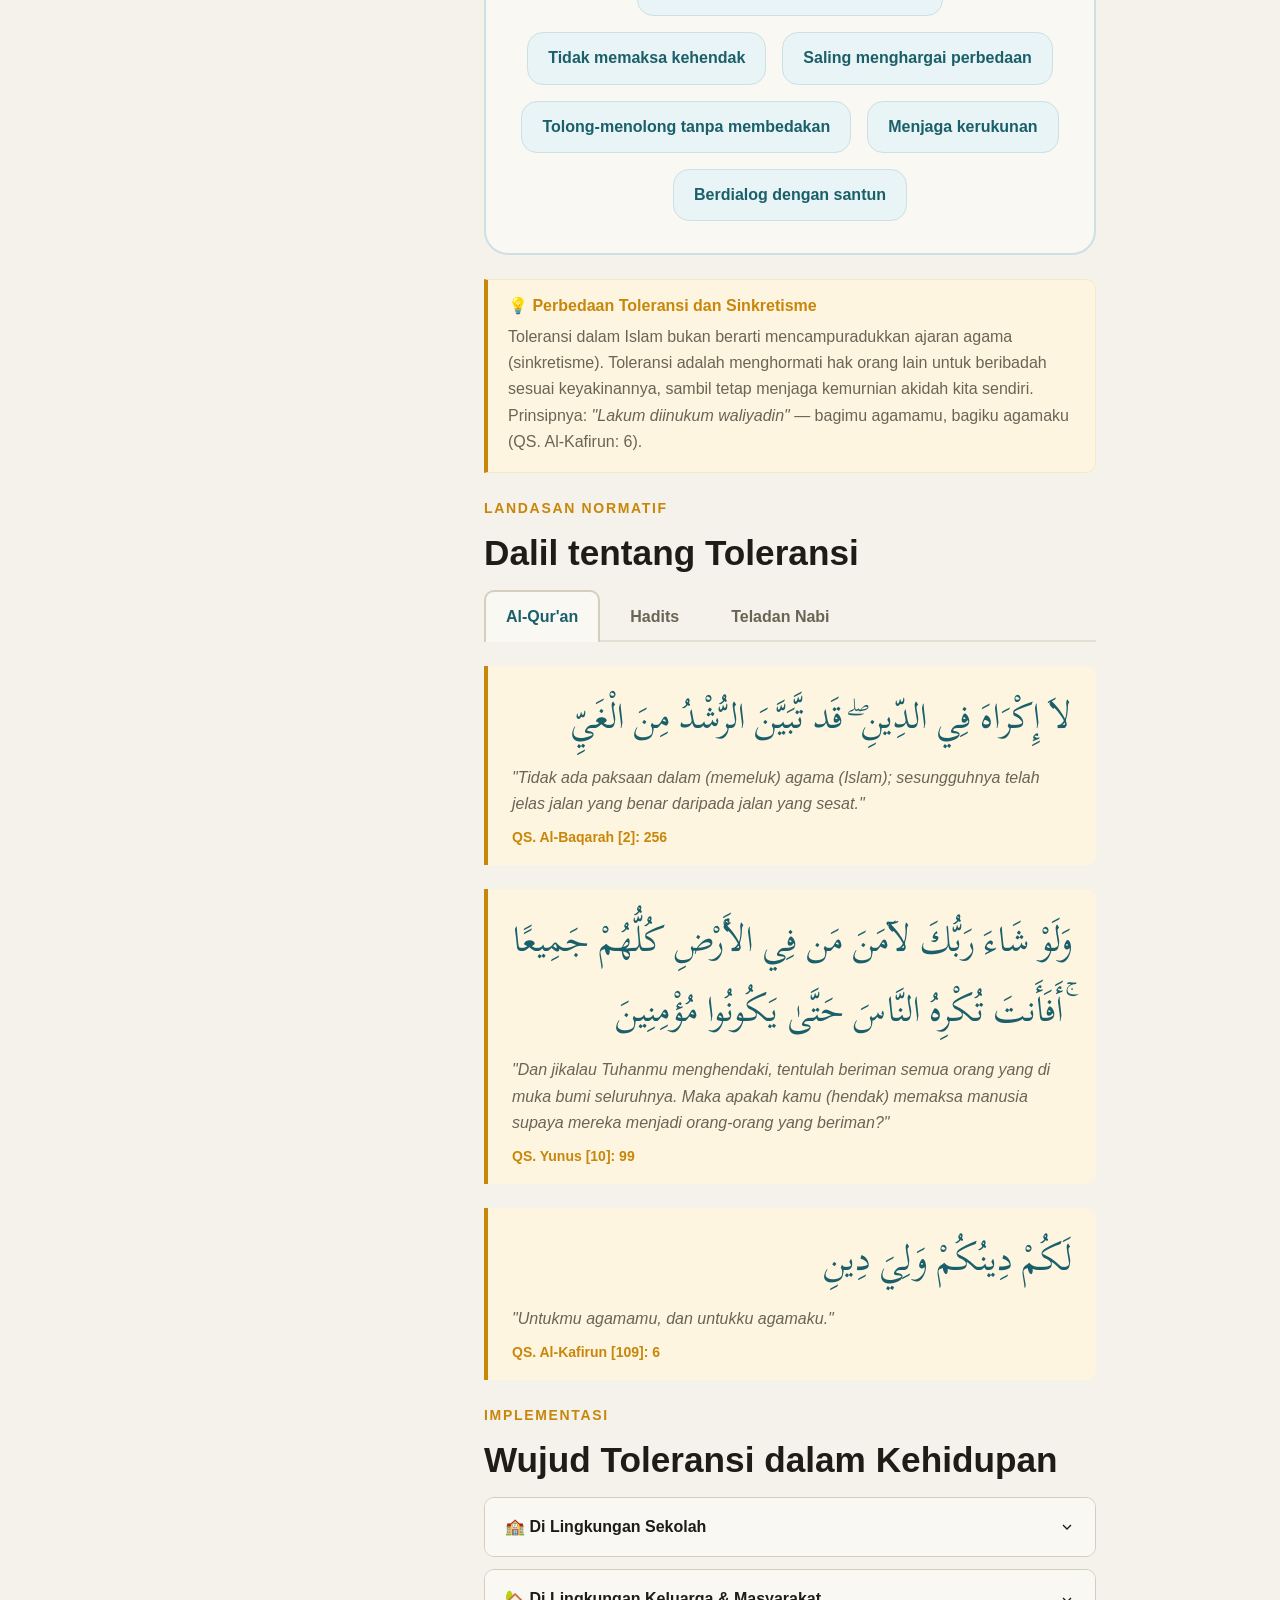
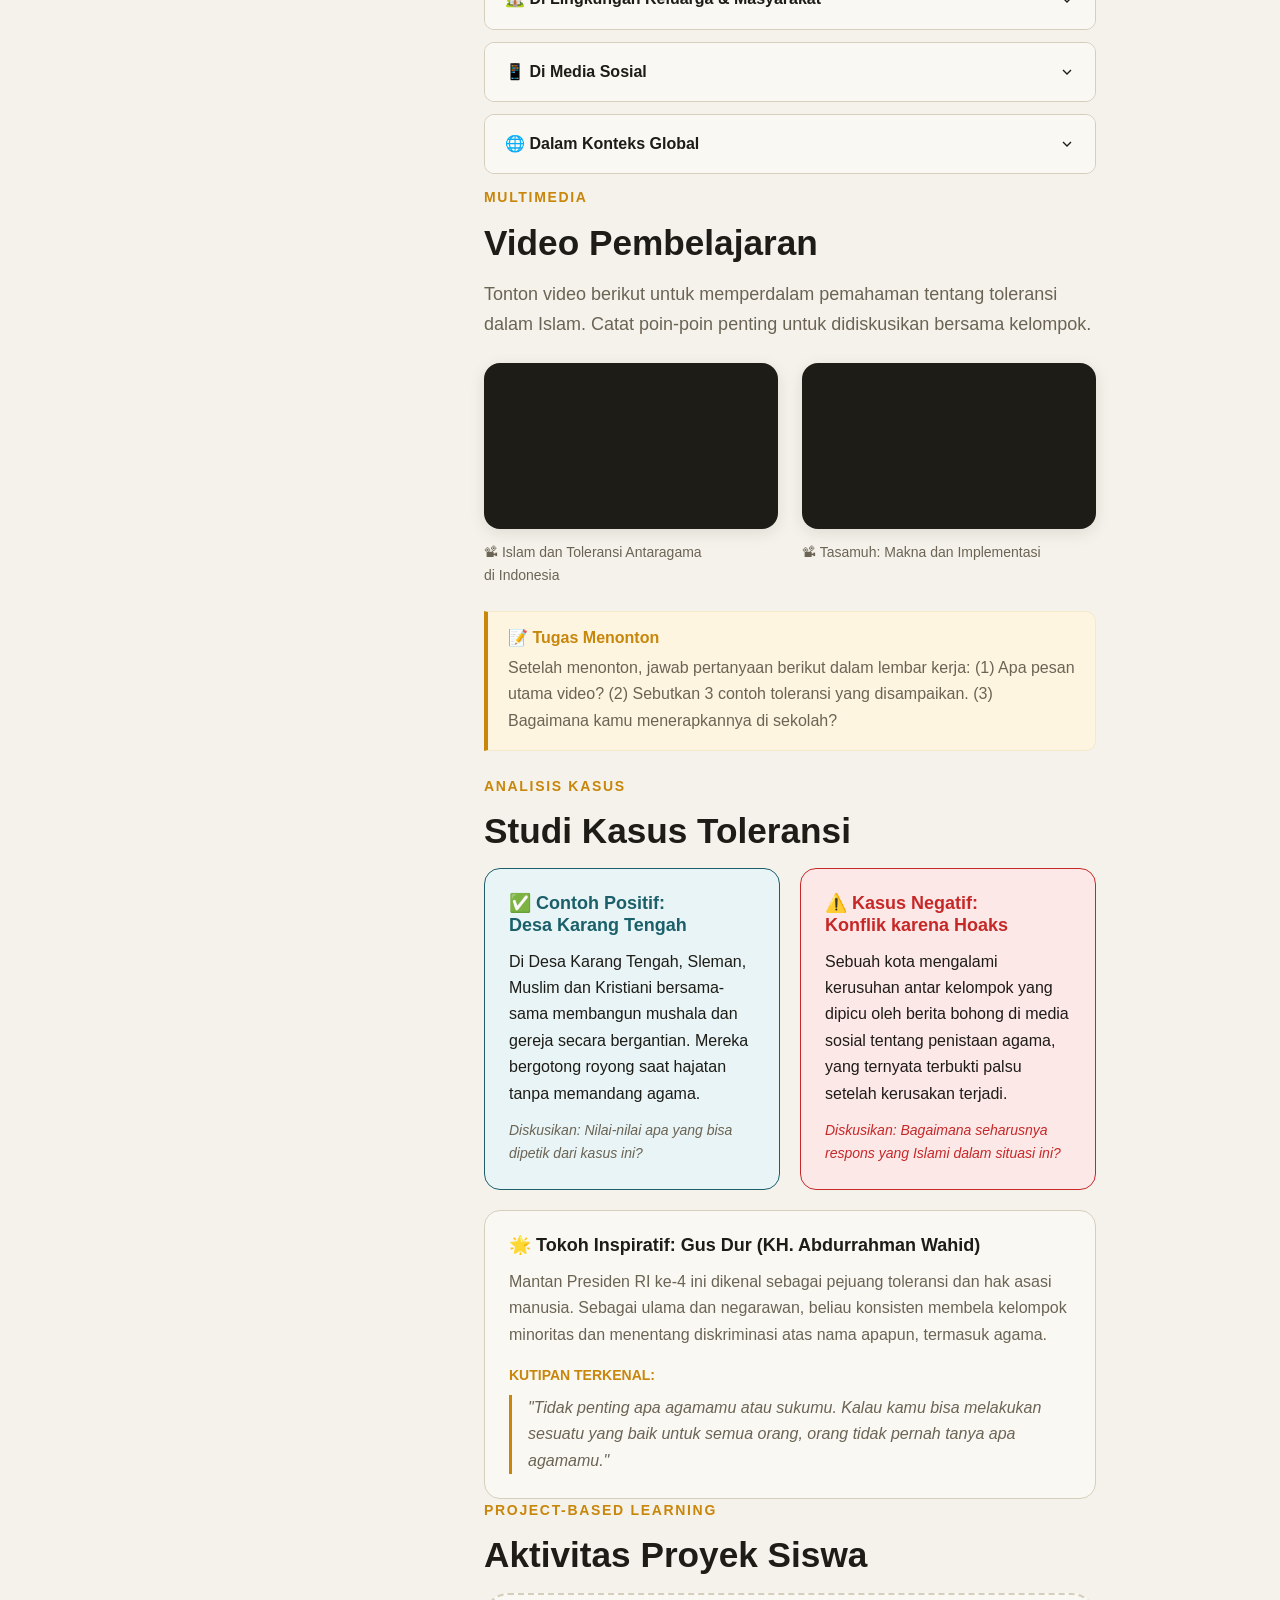
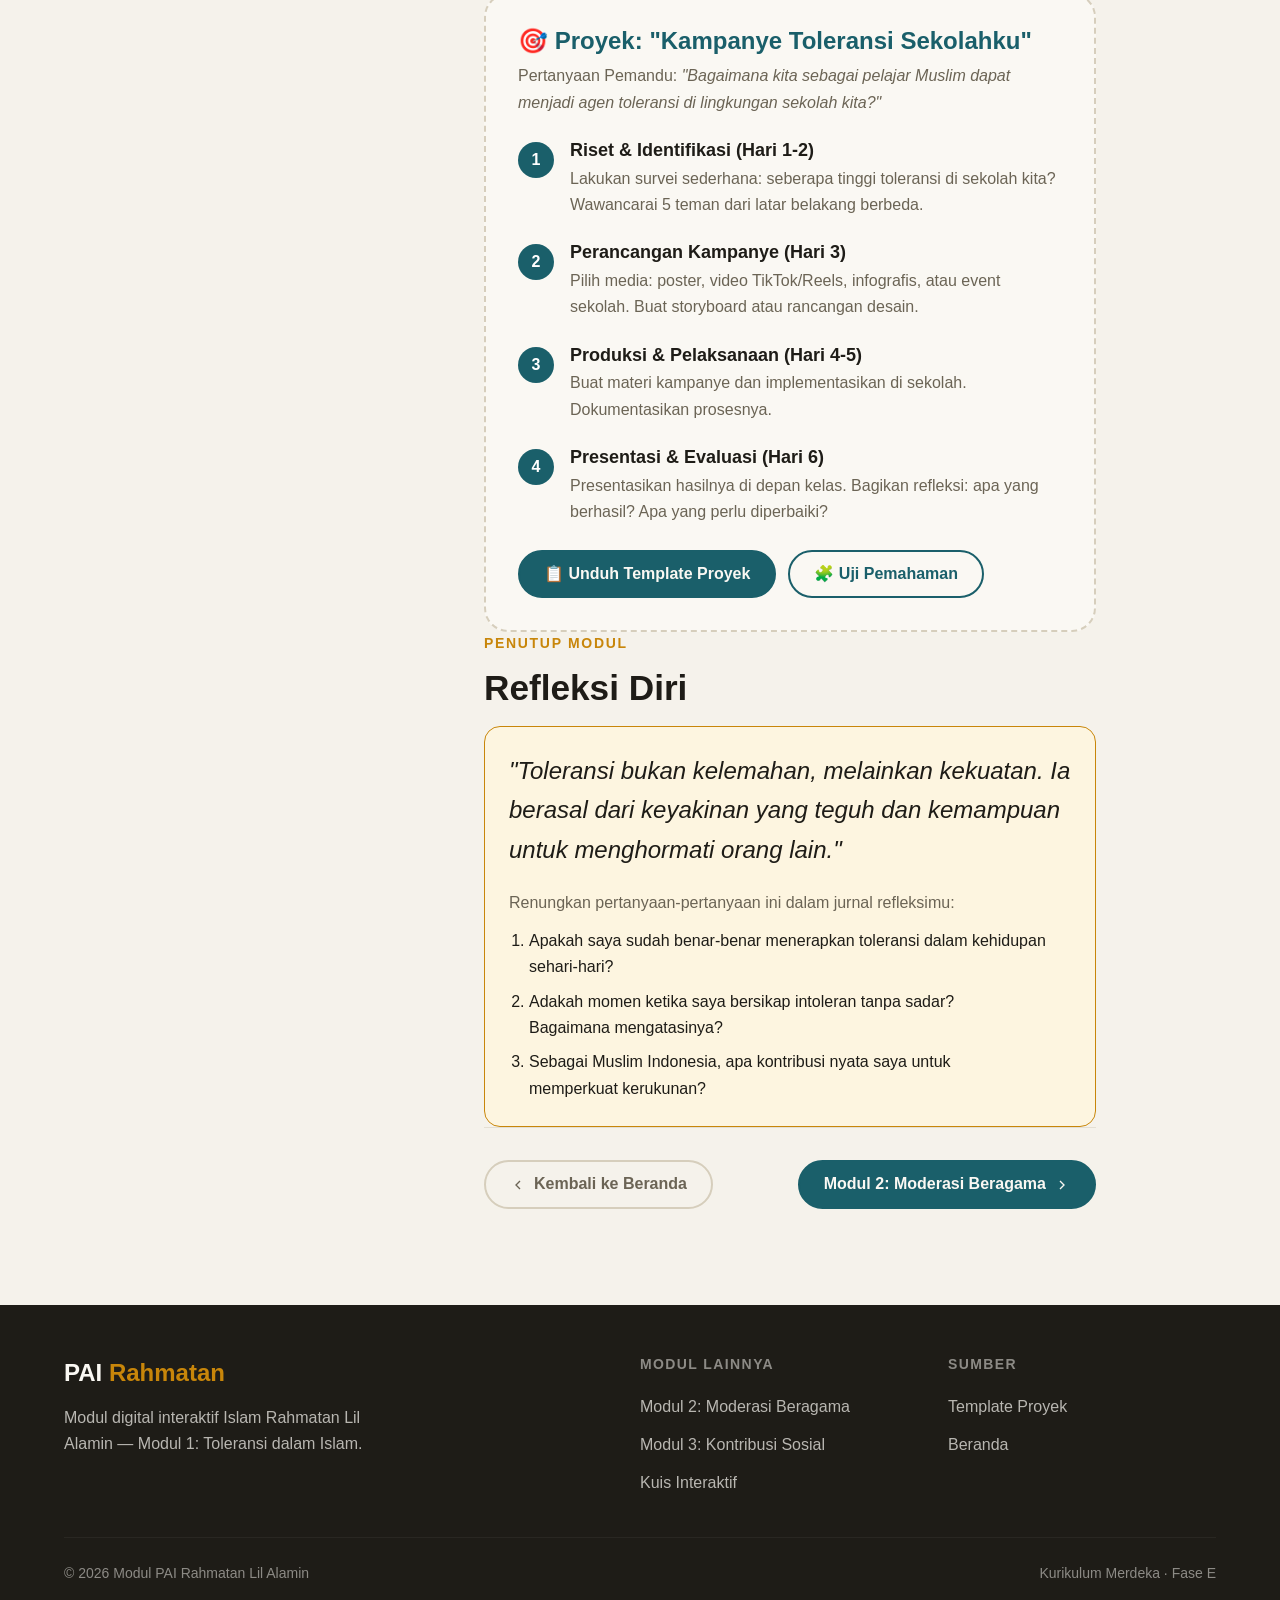
<file: modul1.html>
<!DOCTYPE html>
<html lang="id" data-theme="light">
<head>
  <meta charset="UTF-8" />
  <meta name="viewport" content="width=device-width, initial-scale=1.0" />
  <title>Modul 1: Toleransi dalam Islam — PAI Rahmatan</title>
  <meta name="description" content="Modul 1 PAI: Memahami toleransi (tasamuh) dalam Islam berdasarkan Al-Qur'an, Hadits, dan keteladanan Nabi Muhammad SAW." />
  <link rel="preconnect" href="https://fonts.googleapis.com" />
  <link rel="preconnect" href="https://fonts.gstatic.com" crossorigin />
  <link href="https://fonts.googleapis.com/css2?family=Scheherazade+New:wght@400;700&display=swap" rel="stylesheet" />
  <link href="https://api.fontshare.com/v2/css?f[]=chillax@300,400,500,600,700&f[]=satoshi@300,400,500,700&display=swap" rel="stylesheet" />
  <link rel="stylesheet" href="css/style.css" />
  <style>
    .module-hero {
      background: linear-gradient(135deg, var(--color-primary) 0%, #0e3d45 100%);
      color: white;
      padding-block: clamp(var(--space-12), 8vw, var(--space-20));
      position: relative;
      overflow: hidden;
    }
    .module-hero::before {
      content: '';
      position: absolute;
      inset: 0;
      background-image: url("data:image/svg+xml,%3Csvg xmlns='http://www.w3.org/2000/svg' width='60' height='60' viewBox='0 0 60 60'%3E%3Cpath d='M30 0L60 30L30 60L0 30Z' fill='none' stroke='rgba(255,255,255,0.06)' stroke-width='1'/%3E%3C/svg%3E");
      pointer-events: none;
    }
    .module-hero h1 { color: white; font-size: var(--text-2xl); margin-bottom: var(--space-4); }
    .module-hero p { color: rgba(255,255,255,0.8); font-size: var(--text-lg); max-width: 54ch; }
    .module-hero .badge { background: rgba(255,255,255,0.15); color: white; border: 1px solid rgba(255,255,255,0.3); }
    .module-hero .breadcrumb { font-size: var(--text-sm); color: rgba(255,255,255,0.6); margin-bottom: var(--space-5); display: flex; align-items: center; gap: var(--space-2); }
    .module-hero .breadcrumb a { color: rgba(255,255,255,0.7); text-decoration: none; }
    .module-hero .breadcrumb a:hover { color: white; }

    .concept-map {
      background: var(--color-surface);
      border: 2px solid var(--color-primary-highlight);
      border-radius: var(--radius-xl);
      padding: var(--space-8);
      text-align: center;
    }
    .concept-center {
      display: inline-flex;
      flex-direction: column;
      align-items: center;
      background: var(--color-primary);
      color: white;
      padding: var(--space-4) var(--space-6);
      border-radius: var(--radius-full);
      font-weight: 700;
      font-size: var(--text-lg);
      margin-bottom: var(--space-6);
    }
    .concept-branches {
      display: flex;
      flex-wrap: wrap;
      justify-content: center;
      gap: var(--space-4);
    }
    .concept-branch {
      background: var(--color-primary-light);
      border: 1.5px solid var(--color-primary-highlight);
      border-radius: var(--radius-lg);
      padding: var(--space-3) var(--space-5);
      font-size: var(--text-sm);
      font-weight: 600;
      color: var(--color-primary);
    }

    .info-box {
      background: var(--color-gold-light);
      border: 1px solid var(--color-gold-highlight);
      border-left: 4px solid var(--color-gold);
      border-radius: 0 var(--radius-md) var(--radius-md) 0;
      padding: var(--space-4) var(--space-5);
      margin-block: var(--space-6);
    }
    .info-box h4 { font-size: var(--text-sm); font-weight: 700; color: var(--color-gold); margin-bottom: var(--space-2); }
    .info-box p { font-size: var(--text-sm); color: var(--color-text-muted); }

    .activity-card {
      border: 2px dashed var(--color-border);
      border-radius: var(--radius-xl);
      padding: var(--space-8);
      background: var(--color-surface);
    }
    .activity-card h3 { font-size: var(--text-lg); font-weight: 700; color: var(--color-primary); margin-bottom: var(--space-2); }

    .nav-bottom {
      display: flex;
      justify-content: space-between;
      align-items: center;
      gap: var(--space-4);
      padding-block: var(--space-8);
      border-top: 1px solid var(--color-divider);
      flex-wrap: wrap;
    }
  </style>
</head>
<body>

<!-- Header -->
<header class="site-header">
  <div class="container container--wide">
    <nav class="nav-inner">
      <a href="index.html" class="nav-logo">
        <svg width="32" height="32" viewBox="0 0 32 32" fill="none" aria-hidden="true">
          <rect width="32" height="32" rx="8" fill="#1a5f6a"/>
          <path d="M16 6 C16 6, 10 10, 10 16 C10 22, 13 26, 16 26 C19 26, 22 22, 22 16 C22 10, 16 6, 16 6Z" fill="none" stroke="#c8860a" stroke-width="1.5"/>
          <circle cx="16" cy="16" r="3" fill="#c8860a"/>
        </svg>
        <span>PAI <span style="color:var(--color-gold)">Rahmatan</span></span>
      </a>
      <ul class="nav-links" role="list">
        <li><a href="index.html">Beranda</a></li>
        <li><a href="modul1.html" class="active">Toleransi</a></li>
        <li><a href="modul2.html">Moderasi</a></li>
        <li><a href="modul3.html">Kontribusi Sosial</a></li>
        <li><a href="kuis.html">Kuis</a></li>
        <li><a href="template-proyek.html">Template Proyek</a></li>
      </ul>
      <div class="nav-actions">
        <button class="btn-theme" data-theme-toggle aria-label="Toggle tema"></button>
        <button class="nav-mobile-btn" aria-expanded="false">
          <svg width="22" height="22" viewBox="0 0 24 24" fill="none" stroke="currentColor" stroke-width="2"><path d="M3 12h18M3 6h18M3 18h18"/></svg>
        </button>
      </div>
    </nav>
  </div>
</header>

<!-- Module Hero -->
<div class="module-hero">
  <div class="container">
    <div class="breadcrumb">
      <a href="index.html">Beranda</a>
      <svg width="14" height="14" viewBox="0 0 24 24" fill="none" stroke="currentColor" stroke-width="2"><path d="M9 18l6-6-6-6"/></svg>
      <span>Modul 1: Toleransi dalam Islam</span>
    </div>
    <span class="badge" style="margin-bottom: var(--space-4); display: inline-flex;">🕊️ Modul 1 dari 3</span>
    <h1>Toleransi dalam Islam<br><span style="color: var(--color-gold);">(Tasamuh)</span></h1>
    <p>Memahami konsep tasamuh, bentuk-bentuk toleransi, dan teladan Nabi SAW dalam membangun kerukunan hidup bersama.</p>
    <div style="margin-top: var(--space-6); display: flex; gap: var(--space-4); flex-wrap: wrap; align-items: center;">
      <span style="font-size: var(--text-sm); opacity: 0.7;">⏱ Estimasi: 90 menit</span>
      <span style="font-size: var(--text-sm); opacity: 0.7;">📚 Fase E · Kelas X</span>
      <span style="font-size: var(--text-sm); opacity: 0.7;">🎯 PjBL + Discovery Learning</span>
    </div>
  </div>
</div>

<main>
<div class="container" style="padding-top: var(--space-10);">
  <div class="content-layout">

    <!-- Sidebar -->
    <aside class="content-sidebar" aria-label="Daftar isi">
      <p style="font-size: var(--text-xs); font-weight: 700; letter-spacing: 0.1em; text-transform: uppercase; color: var(--color-text-muted); margin-bottom: var(--space-4);">DAFTAR ISI</p>
      <nav>
        <a href="#cp" class="sidebar-nav-item"><span class="dot"></span>Capaian Pembelajaran</a>
        <a href="#konsep" class="sidebar-nav-item"><span class="dot"></span>Konsep Tasamuh</a>
        <a href="#dalil" class="sidebar-nav-item"><span class="dot"></span>Dalil Al-Qur'an</a>
        <a href="#wujud" class="sidebar-nav-item"><span class="dot"></span>Wujud Toleransi</a>
        <a href="#video" class="sidebar-nav-item"><span class="dot"></span>Video Pembelajaran</a>
        <a href="#kasus" class="sidebar-nav-item"><span class="dot"></span>Studi Kasus</a>
        <a href="#aktivitas" class="sidebar-nav-item"><span class="dot"></span>Aktivitas PjBL</a>
        <a href="#refleksi" class="sidebar-nav-item"><span class="dot"></span>Refleksi</a>
      </nav>
      <div style="margin-top: var(--space-6); padding-top: var(--space-4); border-top: 1px solid var(--color-divider);">
        <p style="font-size: var(--text-xs); color: var(--color-text-muted); margin-bottom: var(--space-3);">Kemajuan Modul</p>
        <div class="progress-bar"><div class="progress-bar__fill" data-width="33%"></div></div>
        <p style="font-size: var(--text-xs); color: var(--color-text-muted); margin-top: var(--space-2);">Modul 1 dari 3</p>
      </div>
    </aside>

    <!-- Main Content -->
    <article>

      <!-- CP -->
      <section id="cp" class="reveal">
        <p class="section-label">Capaian Pembelajaran</p>
        <h2 class="section-title">Apa yang Akan Kamu Pelajari?</h2>
        <div class="grid-2" style="gap: var(--space-4);">
          <div class="comp-item" style="display: flex; gap: var(--space-3); padding: var(--space-4); background: var(--color-surface); border-radius: var(--radius-md); border: 1px solid var(--color-divider);">
            <div class="comp-check" style="width: 22px; height: 22px; background: var(--color-success); border-radius: 999px; display: flex; align-items: center; justify-content: center; flex-shrink: 0; margin-top: 2px; color: white; font-size: 11px;">✓</div>
            <span style="font-size: var(--text-sm);">Menjelaskan pengertian tasamuh dalam perspektif Islam</span>
          </div>
          <div class="comp-item" style="display: flex; gap: var(--space-3); padding: var(--space-4); background: var(--color-surface); border-radius: var(--radius-md); border: 1px solid var(--color-divider);">
            <div class="comp-check" style="width: 22px; height: 22px; background: var(--color-success); border-radius: 999px; display: flex; align-items: center; justify-content: center; flex-shrink: 0; margin-top: 2px; color: white; font-size: 11px;">✓</div>
            <span style="font-size: var(--text-sm);">Menganalisis dalil Al-Qur'an dan Hadits tentang toleransi</span>
          </div>
          <div class="comp-item" style="display: flex; gap: var(--space-3); padding: var(--space-4); background: var(--color-surface); border-radius: var(--radius-md); border: 1px solid var(--color-divider);">
            <div class="comp-check" style="width: 22px; height: 22px; background: var(--color-success); border-radius: 999px; display: flex; align-items: center; justify-content: center; flex-shrink: 0; margin-top: 2px; color: white; font-size: 11px;">✓</div>
            <span style="font-size: var(--text-sm);">Menunjukkan perilaku toleran dalam kehidupan sehari-hari</span>
          </div>
          <div class="comp-item" style="display: flex; gap: var(--space-3); padding: var(--space-4); background: var(--color-surface); border-radius: var(--radius-md); border: 1px solid var(--color-divider);">
            <div class="comp-check" style="width: 22px; height: 22px; background: var(--color-success); border-radius: 999px; display: flex; align-items: center; justify-content: center; flex-shrink: 0; margin-top: 2px; color: white; font-size: 11px;">✓</div>
            <span style="font-size: var(--text-sm);">Membuat proyek kampanye toleransi di lingkungan sekolah</span>
          </div>
        </div>
      </section>

      <div class="ornament-divider reveal"><span style="font-size: 1rem;">✦</span></div>

      <!-- Konsep -->
      <section id="konsep" class="reveal">
        <p class="section-label">Materi Inti</p>
        <h2 class="section-title">Pengertian Tasamuh</h2>
        <p style="margin-bottom: var(--space-4);">Secara bahasa, <strong>tasamuh</strong> (تَسَامُح) berasal dari kata <em>samaha</em> yang berarti toleransi, kemurahan hati, atau kelapangan. Dalam konteks Islam, tasamuh adalah sikap menghargai, membiarkan, dan menghormati keyakinan, pendapat, dan adat istiadat orang lain yang berbeda tanpa harus membenarkan atau menyetujuinya.</p>
        <p style="margin-bottom: var(--space-6);">Islam tidak pernah mengajarkan pemaksaan dalam beragama. Prinsip ini tercermin dalam firman Allah SWT yang tegas: <em>"Tidak ada paksaan dalam (memeluk) agama."</em> (QS. Al-Baqarah: 256)</p>

        <div class="concept-map reveal">
          <div class="concept-center">
            <span style="font-size: 1.5rem; margin-bottom: var(--space-2);">🕊️</span>
            TASAMUH (Toleransi)
          </div>
          <div class="concept-branches">
            <div class="concept-branch">Menghormati keyakinan orang lain</div>
            <div class="concept-branch">Tidak memaksa kehendak</div>
            <div class="concept-branch">Saling menghargai perbedaan</div>
            <div class="concept-branch">Tolong-menolong tanpa membedakan</div>
            <div class="concept-branch">Menjaga kerukunan</div>
            <div class="concept-branch">Berdialog dengan santun</div>
          </div>
        </div>

        <div class="info-box">
          <h4>💡 Perbedaan Toleransi dan Sinkretisme</h4>
          <p>Toleransi dalam Islam bukan berarti mencampuradukkan ajaran agama (sinkretisme). Toleransi adalah menghormati hak orang lain untuk beribadah sesuai keyakinannya, sambil tetap menjaga kemurnian akidah kita sendiri. Prinsipnya: <em>"Lakum diinukum waliyadin"</em> — bagimu agamamu, bagiku agamaku (QS. Al-Kafirun: 6).</p>
        </div>
      </section>

      <!-- Dalil -->
      <section id="dalil" class="reveal">
        <p class="section-label">Landasan Normatif</p>
        <h2 class="section-title">Dalil tentang Toleransi</h2>

        <div data-tabs>
          <div class="tabs" role="tablist">
            <button class="tab-btn active" data-tab="tab-quran" role="tab">Al-Qur'an</button>
            <button class="tab-btn" data-tab="tab-hadits" role="tab">Hadits</button>
            <button class="tab-btn" data-tab="tab-teladan" role="tab">Teladan Nabi</button>
          </div>

          <div id="tab-quran" class="tab-panel active">
            <div class="quote-block">
              <p class="ayat">لَا إِكْرَاهَ فِي الدِّينِ ۖ قَد تَّبَيَّنَ الرُّشْدُ مِنَ الْغَيِّ</p>
              <p class="terjemah">"Tidak ada paksaan dalam (memeluk) agama (Islam); sesungguhnya telah jelas jalan yang benar daripada jalan yang sesat."</p>
              <p class="sumber">QS. Al-Baqarah [2]: 256</p>
            </div>
            <div class="quote-block">
              <p class="ayat">وَلَوْ شَاءَ رَبُّكَ لَآمَنَ مَن فِي الْأَرْضِ كُلُّهُمْ جَمِيعًا ۚ أَفَأَنتَ تُكْرِهُ النَّاسَ حَتَّىٰ يَكُونُوا مُؤْمِنِينَ</p>
              <p class="terjemah">"Dan jikalau Tuhanmu menghendaki, tentulah beriman semua orang yang di muka bumi seluruhnya. Maka apakah kamu (hendak) memaksa manusia supaya mereka menjadi orang-orang yang beriman?"</p>
              <p class="sumber">QS. Yunus [10]: 99</p>
            </div>
            <div class="quote-block">
              <p class="ayat">لَكُمْ دِينُكُمْ وَلِيَ دِينِ</p>
              <p class="terjemah">"Untukmu agamamu, dan untukku agamaku."</p>
              <p class="sumber">QS. Al-Kafirun [109]: 6</p>
            </div>
          </div>

          <div id="tab-hadits" class="tab-panel">
            <div class="quote-block">
              <p class="terjemah">"Sesungguhnya agama yang paling dicintai Allah adalah al-hanifiyah (agama yang lurus) dan as-samhah (yang toleran/mudah)."</p>
              <p class="sumber">HR. Ahmad (hadits hasan)</p>
            </div>
            <div class="quote-block">
              <p class="terjemah">"Orang-orang yang penyayang akan disayangi oleh Yang Maha Penyayang. Sayangilah yang ada di bumi, niscaya yang di langit akan menyayangi kalian."</p>
              <p class="sumber">HR. Abu Dawud dan Tirmidzi</p>
            </div>
            <div class="quote-block">
              <p class="terjemah">"Barangsiapa yang memuliakan seorang dzimmi (non-Muslim dalam perlindungan Islam), maka seolah ia telah memuliakan Allah dan Rasul-Nya."</p>
              <p class="sumber">HR. Abu Dawud</p>
            </div>
          </div>

          <div id="tab-teladan" class="tab-panel">
            <div class="steps-list" style="list-style: none; padding: 0;">
              <div class="step-item">
                <div class="step-number">1</div>
                <div class="step-content">
                  <h4>Piagam Madinah (Sahifah Madinah)</h4>
                  <p>Nabi SAW menyusun konstitusi pertama dalam sejarah yang menjamin hak-hak warga negara dari berbagai suku dan agama di Madinah secara setara.</p>
                </div>
              </div>
              <div class="step-item">
                <div class="step-number">2</div>
                <div class="step-content">
                  <h4>Perjanjian Hudaibiyah</h4>
                  <p>Rasulullah memilih perdamaian dan toleransi atas konfrontasi, menunjukkan kematangan dalam berdialog dengan pihak yang berbeda keyakinan.</p>
                </div>
              </div>
              <div class="step-item">
                <div class="step-number">3</div>
                <div class="step-content">
                  <h4>Perlakuan terhadap Non-Muslim</h4>
                  <p>Nabi SAW pernah berdiri menghormati jenazah seorang Yahudi yang lewat, ketika ditanya beliau menjawab: "Bukankah ia juga manusia?"</p>
                </div>
              </div>
              <div class="step-item">
                <div class="step-number">4</div>
                <div class="step-content">
                  <h4>Masjid sebagai Ruang Terbuka</h4>
                  <p>Nabi SAW mempersilakan delegasi Nasrani Najran untuk beribadah di dalam Masjid Nabawi — sebuah teladan inklusivitas yang luar biasa.</p>
                </div>
              </div>
            </div>
          </div>
        </div>
      </section>

      <!-- Wujud Toleransi -->
      <section id="wujud" class="reveal">
        <p class="section-label">Implementasi</p>
        <h2 class="section-title">Wujud Toleransi dalam Kehidupan</h2>
        <div data-accordion-group>
          <div class="accordion-item">
            <button class="accordion-trigger" aria-expanded="false">
              <span>🏫 Di Lingkungan Sekolah</span>
              <svg class="chevron" width="16" height="16" viewBox="0 0 24 24" fill="none" stroke="currentColor" stroke-width="2"><path d="M6 9l6 6 6-6"/></svg>
            </button>
            <div class="accordion-body">
              <ul style="list-style: disc; padding-left: var(--space-5); display: flex; flex-direction: column; gap: var(--space-2); font-size: var(--text-sm);">
                <li>Menghargai teman yang berbeda agama tanpa prasangka</li>
                <li>Tidak memaksakan pendapat saat berdiskusi</li>
                <li>Berpartisipasi dalam kegiatan keberagaman sekolah</li>
                <li>Membela teman yang menjadi korban diskriminasi</li>
                <li>Bersikap inklusif dalam pembentukan kelompok belajar</li>
              </ul>
            </div>
          </div>
          <div class="accordion-item">
            <button class="accordion-trigger" aria-expanded="false">
              <span>🏡 Di Lingkungan Keluarga & Masyarakat</span>
              <svg class="chevron" width="16" height="16" viewBox="0 0 24 24" fill="none" stroke="currentColor" stroke-width="2"><path d="M6 9l6 6 6-6"/></svg>
            </button>
            <div class="accordion-body">
              <ul style="list-style: disc; padding-left: var(--space-5); display: flex; flex-direction: column; gap: var(--space-2); font-size: var(--text-sm);">
                <li>Membantu tetangga tanpa memandang agama atau suku</li>
                <li>Menghadiri undangan walimah dengan menjaga adab</li>
                <li>Aktif dalam kegiatan kerja bakti bersama</li>
                <li>Tidak membunyikan pengeras suara secara berlebihan</li>
                <li>Menghormati hari raya agama lain tanpa ikut merayakannya</li>
              </ul>
            </div>
          </div>
          <div class="accordion-item">
            <button class="accordion-trigger" aria-expanded="false">
              <span>📱 Di Media Sosial</span>
              <svg class="chevron" width="16" height="16" viewBox="0 0 24 24" fill="none" stroke="currentColor" stroke-width="2"><path d="M6 9l6 6 6-6"/></svg>
            </button>
            <div class="accordion-body">
              <ul style="list-style: disc; padding-left: var(--space-5); display: flex; flex-direction: column; gap: var(--space-2); font-size: var(--text-sm);">
                <li>Tidak menyebarkan konten ujaran kebencian (hate speech)</li>
                <li>Memverifikasi informasi sebelum menyebarkan (tabayyun)</li>
                <li>Merespons perbedaan pendapat dengan santun</li>
                <li>Melaporkan konten provokatif yang merusak kerukunan</li>
                <li>Memproduksi konten positif tentang keberagaman Indonesia</li>
              </ul>
            </div>
          </div>
          <div class="accordion-item">
            <button class="accordion-trigger" aria-expanded="false">
              <span>🌐 Dalam Konteks Global</span>
              <svg class="chevron" width="16" height="16" viewBox="0 0 24 24" fill="none" stroke="currentColor" stroke-width="2"><path d="M6 9l6 6 6-6"/></svg>
            </button>
            <div class="accordion-body">
              <ul style="list-style: disc; padding-left: var(--space-5); display: flex; flex-direction: column; gap: var(--space-2); font-size: var(--text-sm);">
                <li>Memahami Islam sebagai rahmat bagi seluruh alam, bukan ancaman</li>
                <li>Mendukung dialog antaragama di tingkat nasional dan internasional</li>
                <li>Menolak radikalisme dan ekstremisme atas nama agama</li>
                <li>Berpartisipasi dalam gerakan kemanusiaan lintas batas</li>
              </ul>
            </div>
          </div>
        </div>
      </section>

      <!-- Video -->
      <section id="video" class="reveal">
        <p class="section-label">Multimedia</p>
        <h2 class="section-title">Video Pembelajaran</h2>
        <p style="margin-bottom: var(--space-6); color: var(--color-text-muted);">Tonton video berikut untuk memperdalam pemahaman tentang toleransi dalam Islam. Catat poin-poin penting untuk didiskusikan bersama kelompok.</p>
        <div class="grid-2">
          <div>
            <div class="video-wrapper">
              <iframe
                src="https://www.youtube.com/embed/videoseries?list=PLjLKzaGoxCj9F9iN5BnQn7L8A7F3pVAEG"
                title="Toleransi dalam Islam - Video Pembelajaran"
                allow="accelerometer; autoplay; clipboard-write; encrypted-media; gyroscope; picture-in-picture"
                allowfullscreen
                loading="lazy">
              </iframe>
            </div>
            <p style="font-size: var(--text-xs); color: var(--color-text-muted); margin-top: var(--space-3);">📽 Islam dan Toleransi Antaragama di Indonesia</p>
          </div>
          <div>
            <div class="video-wrapper">
              <iframe
                src="https://www.youtube.com/embed/mzaFbgTMRn8"
                title="Tasamuh - Toleransi dalam Islam"
                allow="accelerometer; autoplay; clipboard-write; encrypted-media; gyroscope; picture-in-picture"
                allowfullscreen
                loading="lazy">
              </iframe>
            </div>
            <p style="font-size: var(--text-xs); color: var(--color-text-muted); margin-top: var(--space-3);">📽 Tasamuh: Makna dan Implementasi</p>
          </div>
        </div>
        <div class="info-box" style="margin-top: var(--space-6);">
          <h4>📝 Tugas Menonton</h4>
          <p>Setelah menonton, jawab pertanyaan berikut dalam lembar kerja: (1) Apa pesan utama video? (2) Sebutkan 3 contoh toleransi yang disampaikan. (3) Bagaimana kamu menerapkannya di sekolah?</p>
        </div>
      </section>

      <!-- Studi Kasus -->
      <section id="kasus" class="reveal">
        <p class="section-label">Analisis Kasus</p>
        <h2 class="section-title">Studi Kasus Toleransi</h2>
        <div class="grid-2" style="gap: var(--space-5);">
          <div class="card card--teal">
            <h4 style="font-size: var(--text-base); font-weight: 700; color: var(--color-primary); margin-bottom: var(--space-3);">✅ Contoh Positif: Desa Karang Tengah</h4>
            <p style="font-size: var(--text-sm); margin-bottom: var(--space-3);">Di Desa Karang Tengah, Sleman, Muslim dan Kristiani bersama-sama membangun mushala dan gereja secara bergantian. Mereka bergotong royong saat hajatan tanpa memandang agama.</p>
            <p style="font-size: var(--text-xs); color: var(--color-text-muted); font-style: italic;">Diskusikan: Nilai-nilai apa yang bisa dipetik dari kasus ini?</p>
          </div>
          <div class="card" style="border-color: var(--color-error); background: var(--color-error-highlight);">
            <h4 style="font-size: var(--text-base); font-weight: 700; color: var(--color-error); margin-bottom: var(--space-3);">⚠️ Kasus Negatif: Konflik karena Hoaks</h4>
            <p style="font-size: var(--text-sm); margin-bottom: var(--space-3);">Sebuah kota mengalami kerusuhan antar kelompok yang dipicu oleh berita bohong di media sosial tentang penistaan agama, yang ternyata terbukti palsu setelah kerusakan terjadi.</p>
            <p style="font-size: var(--text-xs); color: var(--color-error); font-style: italic;">Diskusikan: Bagaimana seharusnya respons yang Islami dalam situasi ini?</p>
          </div>
        </div>
        <div style="margin-top: var(--space-5);">
          <div class="card">
            <h4 style="font-size: var(--text-base); font-weight: 700; margin-bottom: var(--space-3);">🌟 Tokoh Inspiratif: Gus Dur (KH. Abdurrahman Wahid)</h4>
            <div class="grid-2" style="gap: var(--space-4); align-items: start;">
              <p style="font-size: var(--text-sm); color: var(--color-text-muted);">Mantan Presiden RI ke-4 ini dikenal sebagai pejuang toleransi dan hak asasi manusia. Sebagai ulama dan negarawan, beliau konsisten membela kelompok minoritas dan menentang diskriminasi atas nama apapun, termasuk agama.</p>
              <div>
                <p style="font-size: var(--text-xs); font-weight: 700; color: var(--color-gold); margin-bottom: var(--space-2);">KUTIPAN TERKENAL:</p>
                <blockquote style="font-style: italic; font-size: var(--text-sm); color: var(--color-text-muted); border-left: 3px solid var(--color-gold); padding-left: var(--space-4);">"Tidak penting apa agamamu atau sukumu. Kalau kamu bisa melakukan sesuatu yang baik untuk semua orang, orang tidak pernah tanya apa agamamu."</blockquote>
              </div>
            </div>
          </div>
        </div>
      </section>

      <!-- Aktivitas PjBL -->
      <section id="aktivitas" class="reveal">
        <p class="section-label">Project-Based Learning</p>
        <h2 class="section-title">Aktivitas Proyek Siswa</h2>
        <div class="activity-card">
          <h3>🎯 Proyek: "Kampanye Toleransi Sekolahku"</h3>
          <p style="color: var(--color-text-muted); font-size: var(--text-sm); margin-bottom: var(--space-6);">Pertanyaan Pemandu: <em>"Bagaimana kita sebagai pelajar Muslim dapat menjadi agen toleransi di lingkungan sekolah kita?"</em></p>
          <div class="steps-list">
            <div class="step-item">
              <div class="step-number">1</div>
              <div class="step-content">
                <h4>Riset & Identifikasi (Hari 1-2)</h4>
                <p>Lakukan survei sederhana: seberapa tinggi toleransi di sekolah kita? Wawancarai 5 teman dari latar belakang berbeda.</p>
              </div>
            </div>
            <div class="step-item">
              <div class="step-number">2</div>
              <div class="step-content">
                <h4>Perancangan Kampanye (Hari 3)</h4>
                <p>Pilih media: poster, video TikTok/Reels, infografis, atau event sekolah. Buat storyboard atau rancangan desain.</p>
              </div>
            </div>
            <div class="step-item">
              <div class="step-number">3</div>
              <div class="step-content">
                <h4>Produksi & Pelaksanaan (Hari 4-5)</h4>
                <p>Buat materi kampanye dan implementasikan di sekolah. Dokumentasikan prosesnya.</p>
              </div>
            </div>
            <div class="step-item">
              <div class="step-number">4</div>
              <div class="step-content">
                <h4>Presentasi & Evaluasi (Hari 6)</h4>
                <p>Presentasikan hasilnya di depan kelas. Bagikan refleksi: apa yang berhasil? Apa yang perlu diperbaiki?</p>
              </div>
            </div>
          </div>
          <div style="margin-top: var(--space-6); display: flex; gap: var(--space-3); flex-wrap: wrap;">
            <a href="template-proyek.html" class="btn btn--primary">📋 Unduh Template Proyek</a>
            <a href="kuis.html" class="btn btn--outline">🧩 Uji Pemahaman</a>
          </div>
        </div>
      </section>

      <!-- Refleksi -->
      <section id="refleksi" class="reveal">
        <p class="section-label">Penutup Modul</p>
        <h2 class="section-title">Refleksi Diri</h2>
        <div class="card card--gold">
          <p style="font-size: var(--text-lg); font-style: italic; color: var(--color-text); margin-bottom: var(--space-5);">"Toleransi bukan kelemahan, melainkan kekuatan. Ia berasal dari keyakinan yang teguh dan kemampuan untuk menghormati orang lain."</p>
          <p style="font-size: var(--text-sm); color: var(--color-text-muted);">Renungkan pertanyaan-pertanyaan ini dalam jurnal refleksimu:</p>
          <ol style="padding-left: var(--space-5); display: flex; flex-direction: column; gap: var(--space-2); margin-top: var(--space-3); font-size: var(--text-sm);">
            <li>Apakah saya sudah benar-benar menerapkan toleransi dalam kehidupan sehari-hari?</li>
            <li>Adakah momen ketika saya bersikap intoleran tanpa sadar? Bagaimana mengatasinya?</li>
            <li>Sebagai Muslim Indonesia, apa kontribusi nyata saya untuk memperkuat kerukunan?</li>
          </ol>
        </div>
      </section>

      <!-- Bottom Nav -->
      <div class="nav-bottom">
        <a href="index.html" class="btn btn--ghost">
          <svg width="16" height="16" viewBox="0 0 24 24" fill="none" stroke="currentColor" stroke-width="2"><path d="M15 18l-6-6 6-6"/></svg>
          Kembali ke Beranda
        </a>
        <a href="modul2.html" class="btn btn--primary">
          Modul 2: Moderasi Beragama
          <svg width="16" height="16" viewBox="0 0 24 24" fill="none" stroke="currentColor" stroke-width="2"><path d="M9 18l6-6-6-6"/></svg>
        </a>
      </div>

    </article>
  </div>
</div>
</main>

<footer class="site-footer">
  <div class="container container--wide">
    <div class="footer-inner">
      <div>
        <div class="footer-logo">PAI <span style="color: var(--color-gold);">Rahmatan</span></div>
        <p class="footer-desc">Modul digital interaktif Islam Rahmatan Lil Alamin — Modul 1: Toleransi dalam Islam.</p>
      </div>
      <div>
        <p class="footer-heading">Modul Lainnya</p>
        <ul class="footer-links" role="list">
          <li><a href="modul2.html">Modul 2: Moderasi Beragama</a></li>
          <li><a href="modul3.html">Modul 3: Kontribusi Sosial</a></li>
          <li><a href="kuis.html">Kuis Interaktif</a></li>
        </ul>
      </div>
      <div>
        <p class="footer-heading">Sumber</p>
        <ul class="footer-links" role="list">
          <li><a href="template-proyek.html">Template Proyek</a></li>
          <li><a href="index.html">Beranda</a></li>
        </ul>
      </div>
    </div>
    <div class="footer-bottom">
      <span>© 2026 Modul PAI Rahmatan Lil Alamin</span>
      <span>Kurikulum Merdeka · Fase E</span>
    </div>
  </div>
</footer>

<script src="js/main.js"></script>
<script data-pplx-inline-edit>
(function(){
  if(window===window.top)return;
  function inlineAll(orig,clone){
    if(orig.nodeType!==1)return;
    try{
      var cs=getComputedStyle(orig);
      var t='';
      for(var i=0;i<cs.length;i++){t+=cs[i]+':'+cs.getPropertyValue(cs[i])+';';}
      clone.style.cssText=t;
    }catch(e){}
    var oc=orig.children,cc=clone.children;
    for(var j=0;j<oc.length&&j<cc.length;j++){inlineAll(oc[j],cc[j]);}
  }
  function stripExternal(clone){
    var imgs=clone.querySelectorAll('img');
    for(var i=0;i<imgs.length;i++){
      var s=imgs[i].getAttribute('src');
      if(s&&!s.startsWith('data:'))imgs[i].removeAttribute('src');
    }
    var all=clone.querySelectorAll('*');
    for(var i=0;i<all.length;i++){
      var st=all[i].style.cssText;
      if(st&&st.indexOf('url(')>=0){
        all[i].style.cssText=st.replace(/url\(["']?(?!data:)[^)"']*["']?\)/gi,'none');
      }
    }
  }
  var scrollRaf=0;
  function emitScroll(){
    scrollRaf=0;
    var x=window.scrollX||window.pageXOffset||0;
    var y=window.scrollY||window.pageYOffset||0;
    window.parent.postMessage({type:'INLINE_EDIT_SCROLL',scrollX:x,scrollY:y},'*');
  }
  window.addEventListener('scroll',function(){
    if(scrollRaf)return;
    scrollRaf=requestAnimationFrame(emitScroll);
  },{passive:true,capture:true});
  emitScroll();
  window.addEventListener('message',function(e){
    if(!e.data||e.data.type!=='INLINE_EDIT_CAPTURE_REQUEST')return;
    var scrollX=window.scrollX||window.pageXOffset||0;
    var scrollY=window.scrollY||window.pageYOffset||0;
    var w=window.innerWidth,h=window.innerHeight;
    try{
      var clone=document.documentElement.cloneNode(true);
      var rm=clone.querySelectorAll('script,link[rel="stylesheet"],style');
      for(var i=0;i<rm.length;i++){rm[i].remove();}
      inlineAll(document.documentElement,clone);
      stripExternal(clone);
      var html=new XMLSerializer().serializeToString(clone);
      var svg='<svg xmlns="http://www.w3.org/2000/svg" width="'+w+'" height="'+h+'">'
        +'<foreignObject width="100%" height="100%">'
        +'<div xmlns="http://www.w3.org/1999/xhtml" style="width:'+w+'px;height:'+h+'px;overflow:hidden">'
        +'<div style="transform:translate(-'+scrollX+'px,-'+scrollY+'px);transform-origin:top left">'
        +html+'</div></div></foreignObject></svg>';
      var svgUrl='data:image/svg+xml;charset=utf-8,'+encodeURIComponent(svg);
      var img=new Image();
      img.onload=function(){
        var c=document.createElement('canvas');c.width=w;c.height=h;
        c.getContext('2d').drawImage(img,0,0);
        window.parent.postMessage({type:'INLINE_EDIT_SCREENSHOT_RESULT',dataUrl:c.toDataURL('image/png'),scrollX:scrollX,scrollY:scrollY},'*');
      };
      img.onerror=function(){
        window.parent.postMessage({type:'INLINE_EDIT_SCREENSHOT_RESULT',dataUrl:null,scrollX:scrollX,scrollY:scrollY},'*');
      };
      img.src=svgUrl;
    }catch(err){
      window.parent.postMessage({type:'INLINE_EDIT_SCREENSHOT_RESULT',dataUrl:null,scrollX:scrollX,scrollY:scrollY},'*');
    }
  });
})();
</script></body>
</html>
</file>
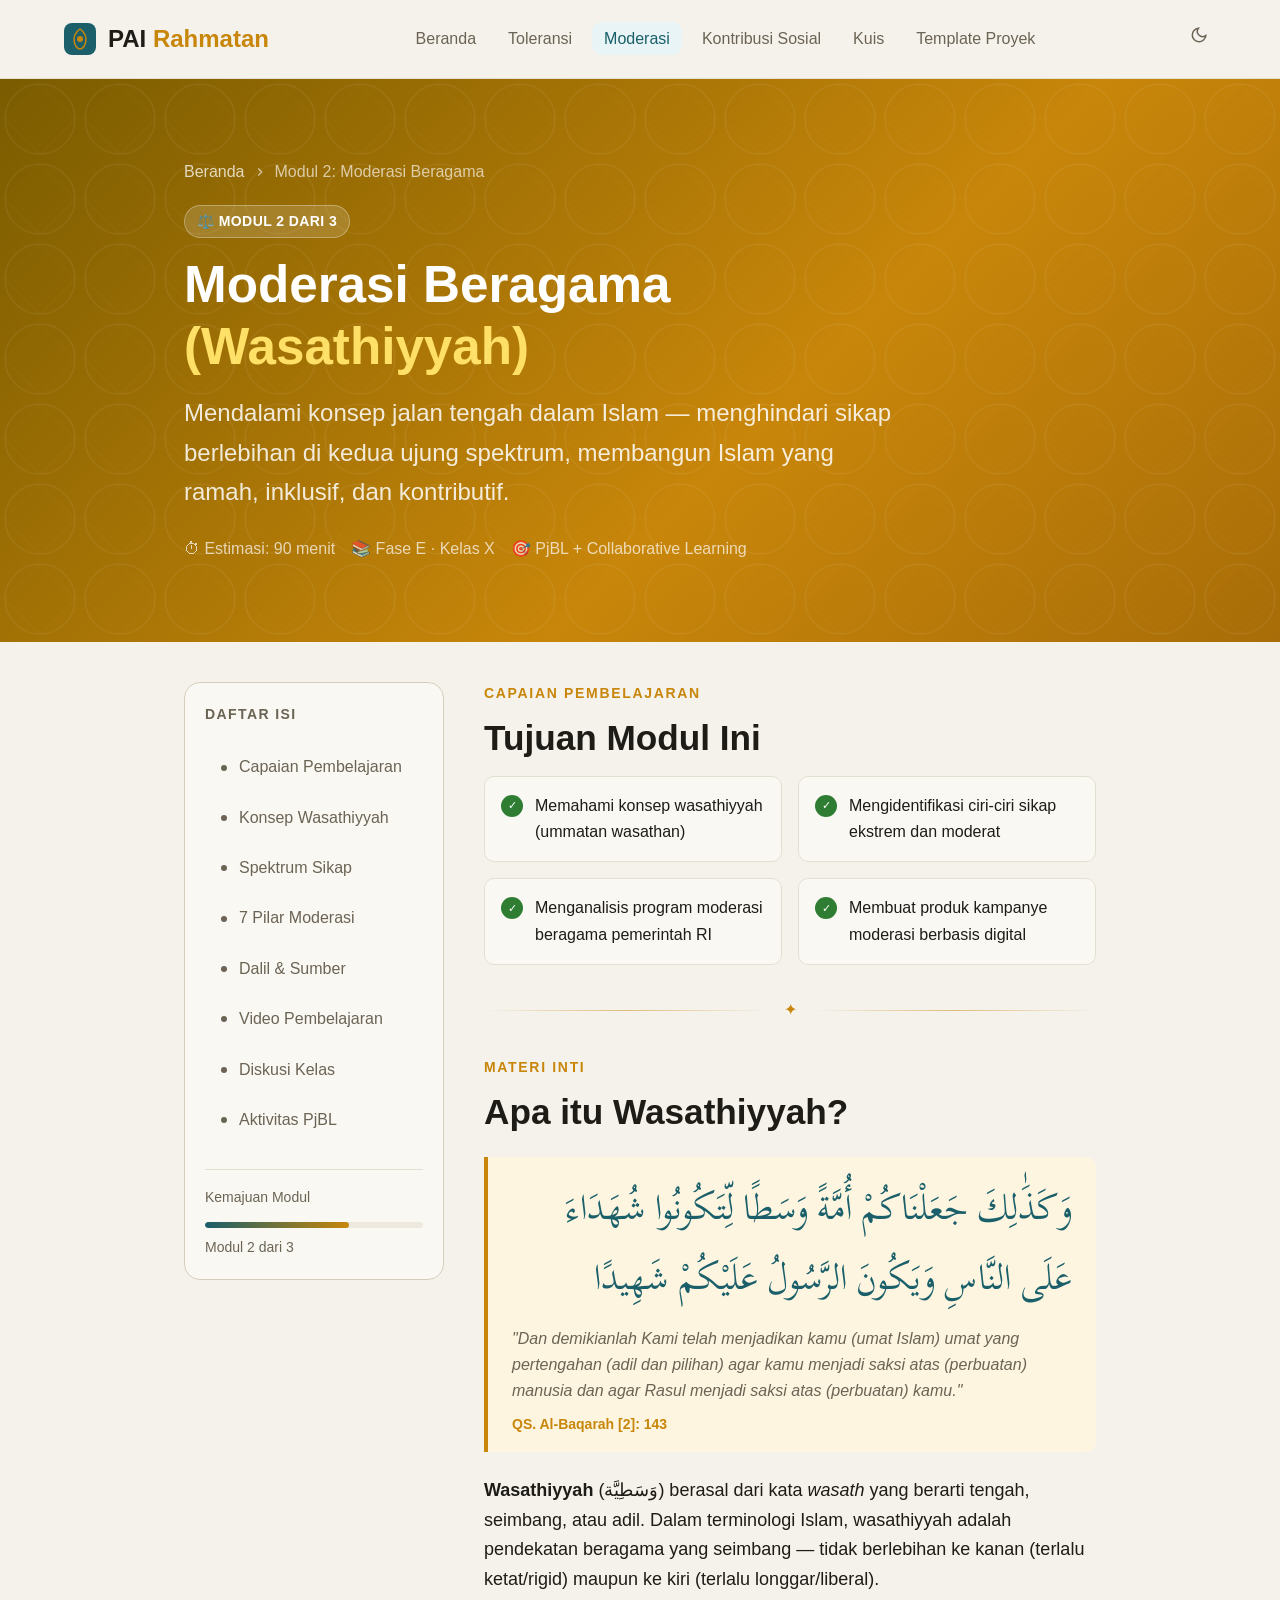
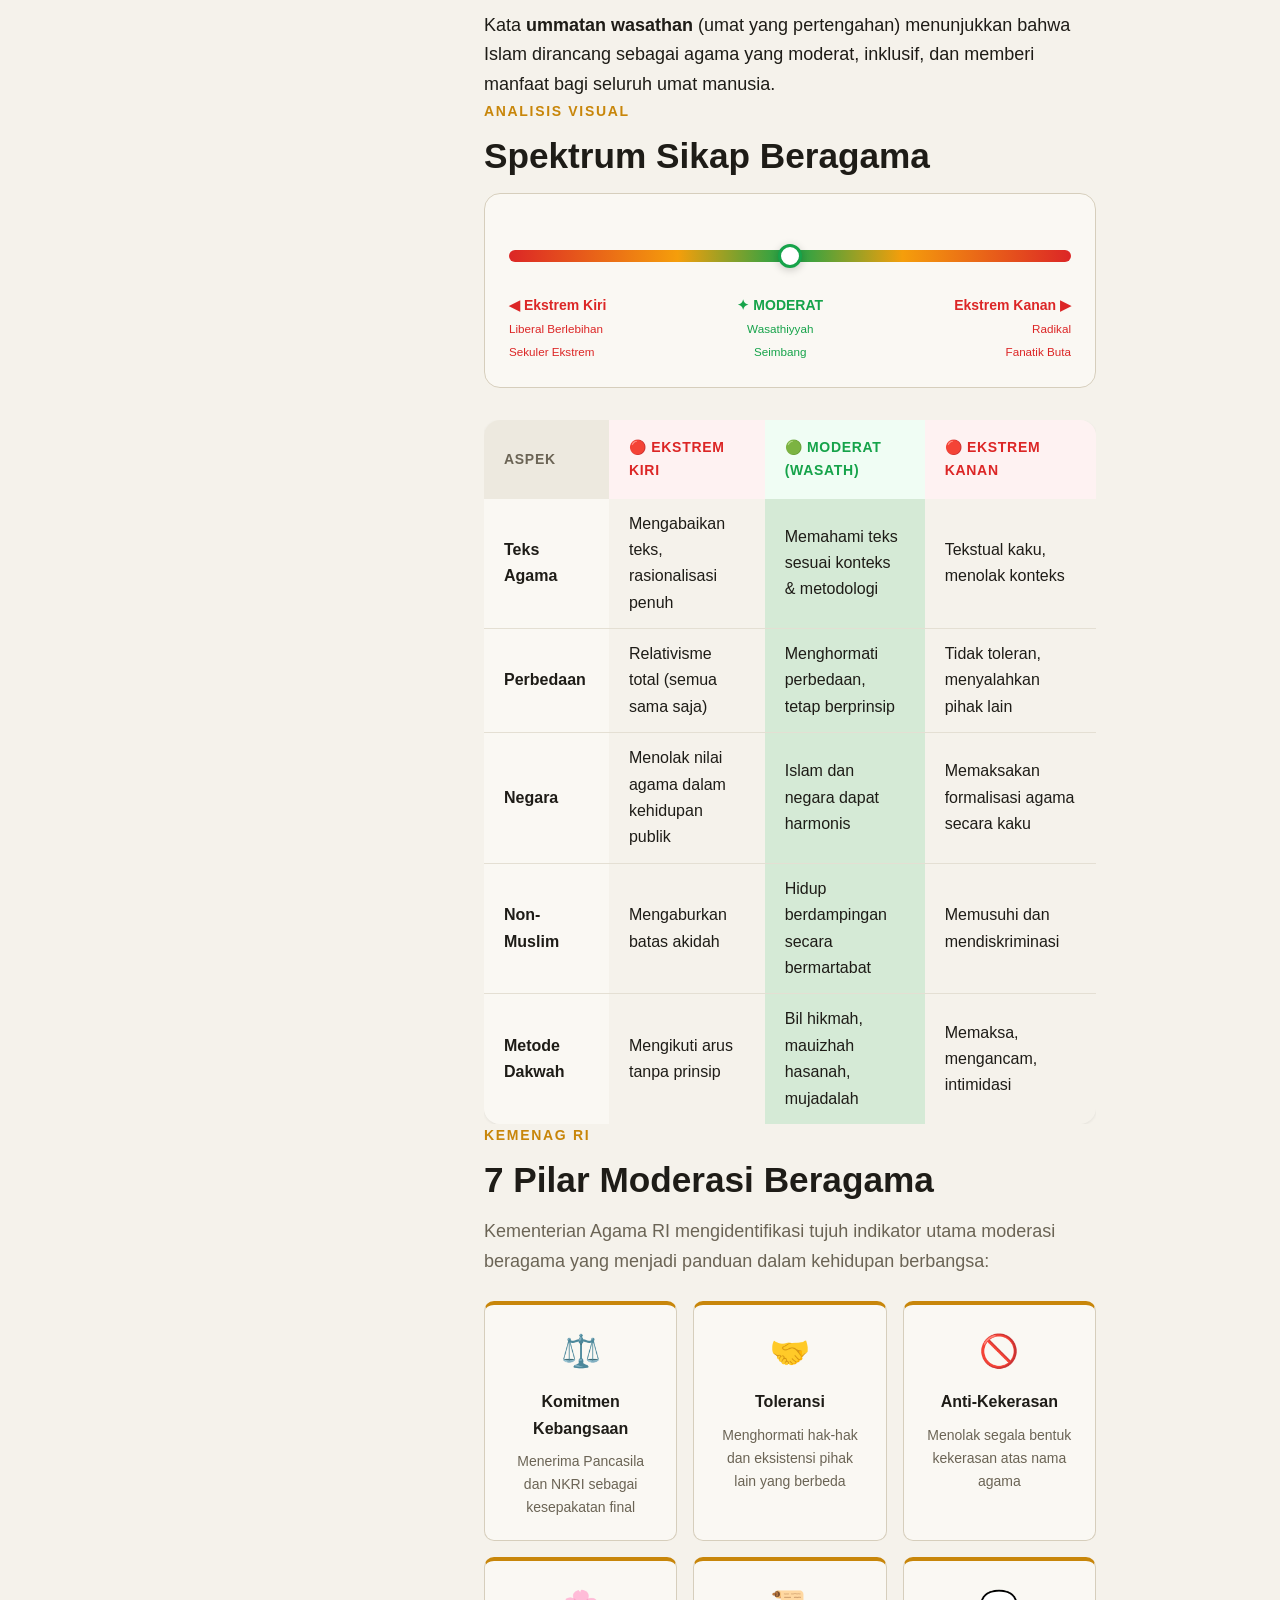
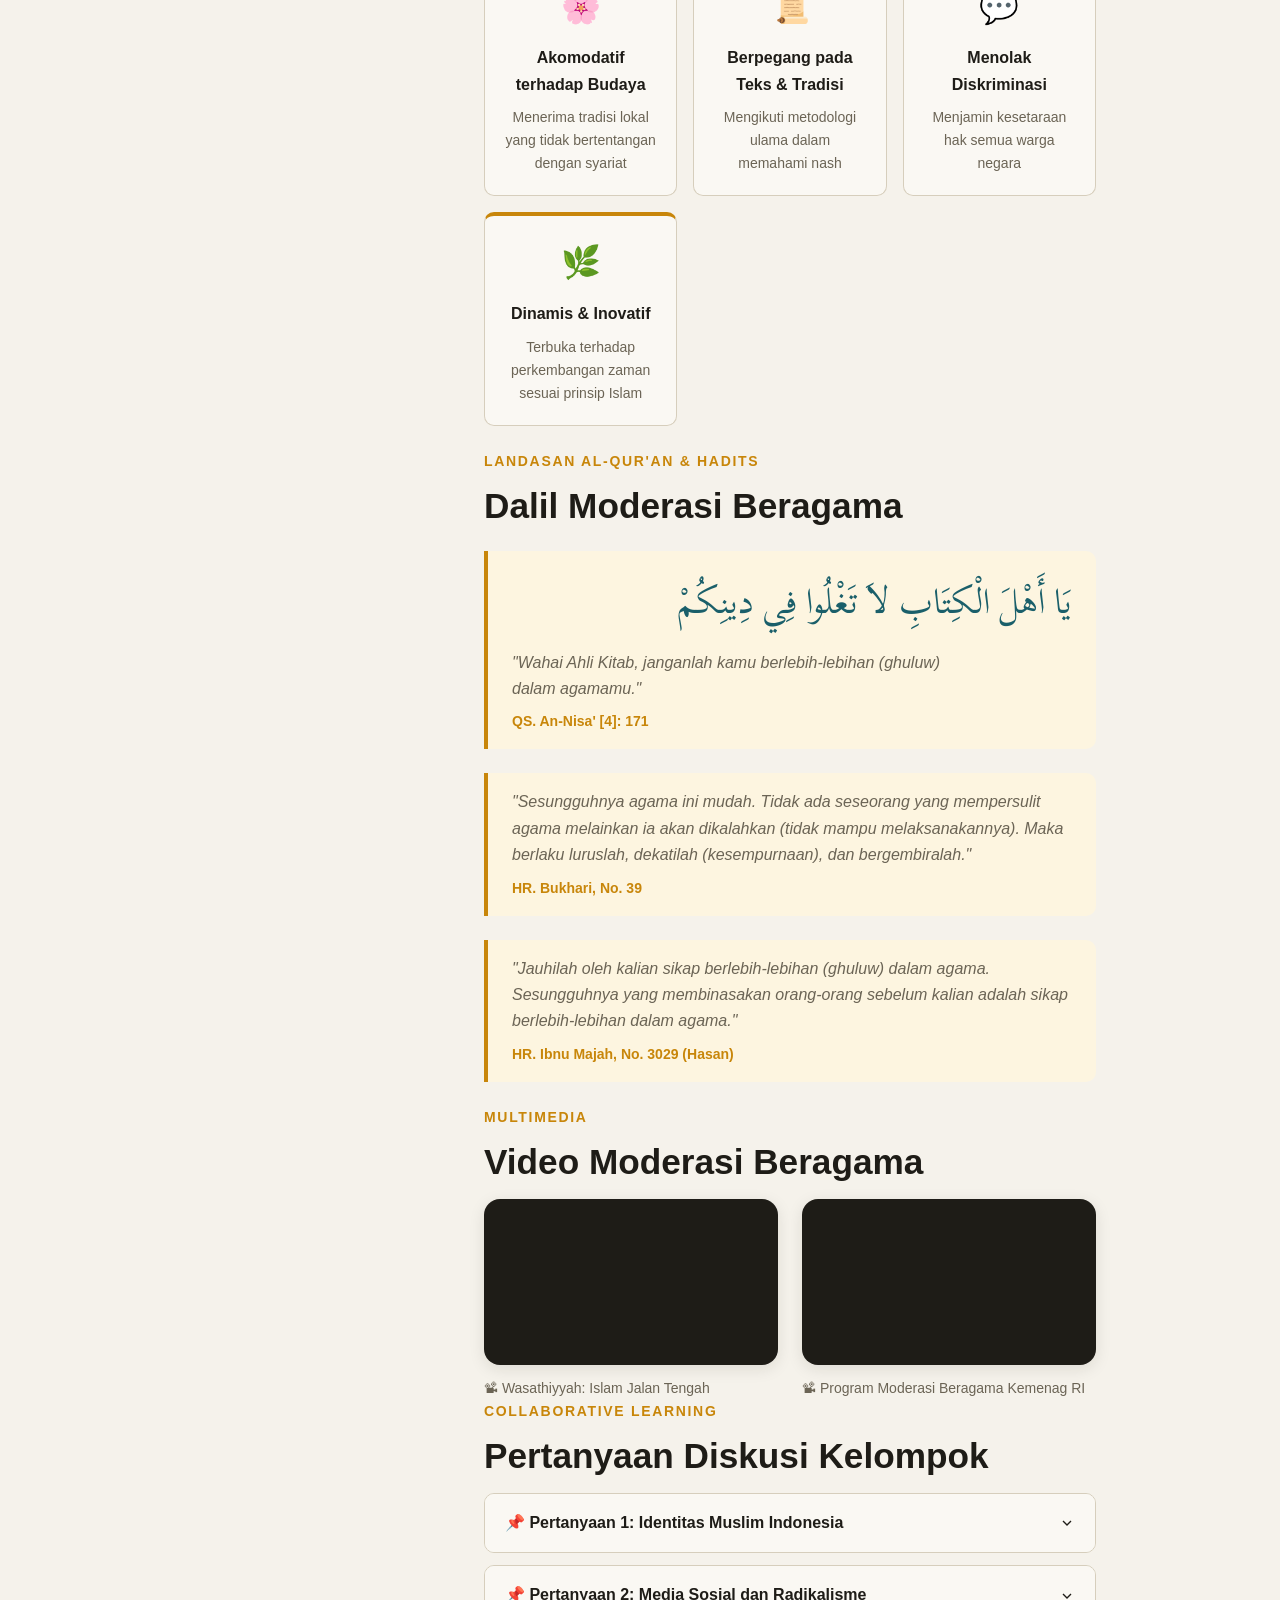
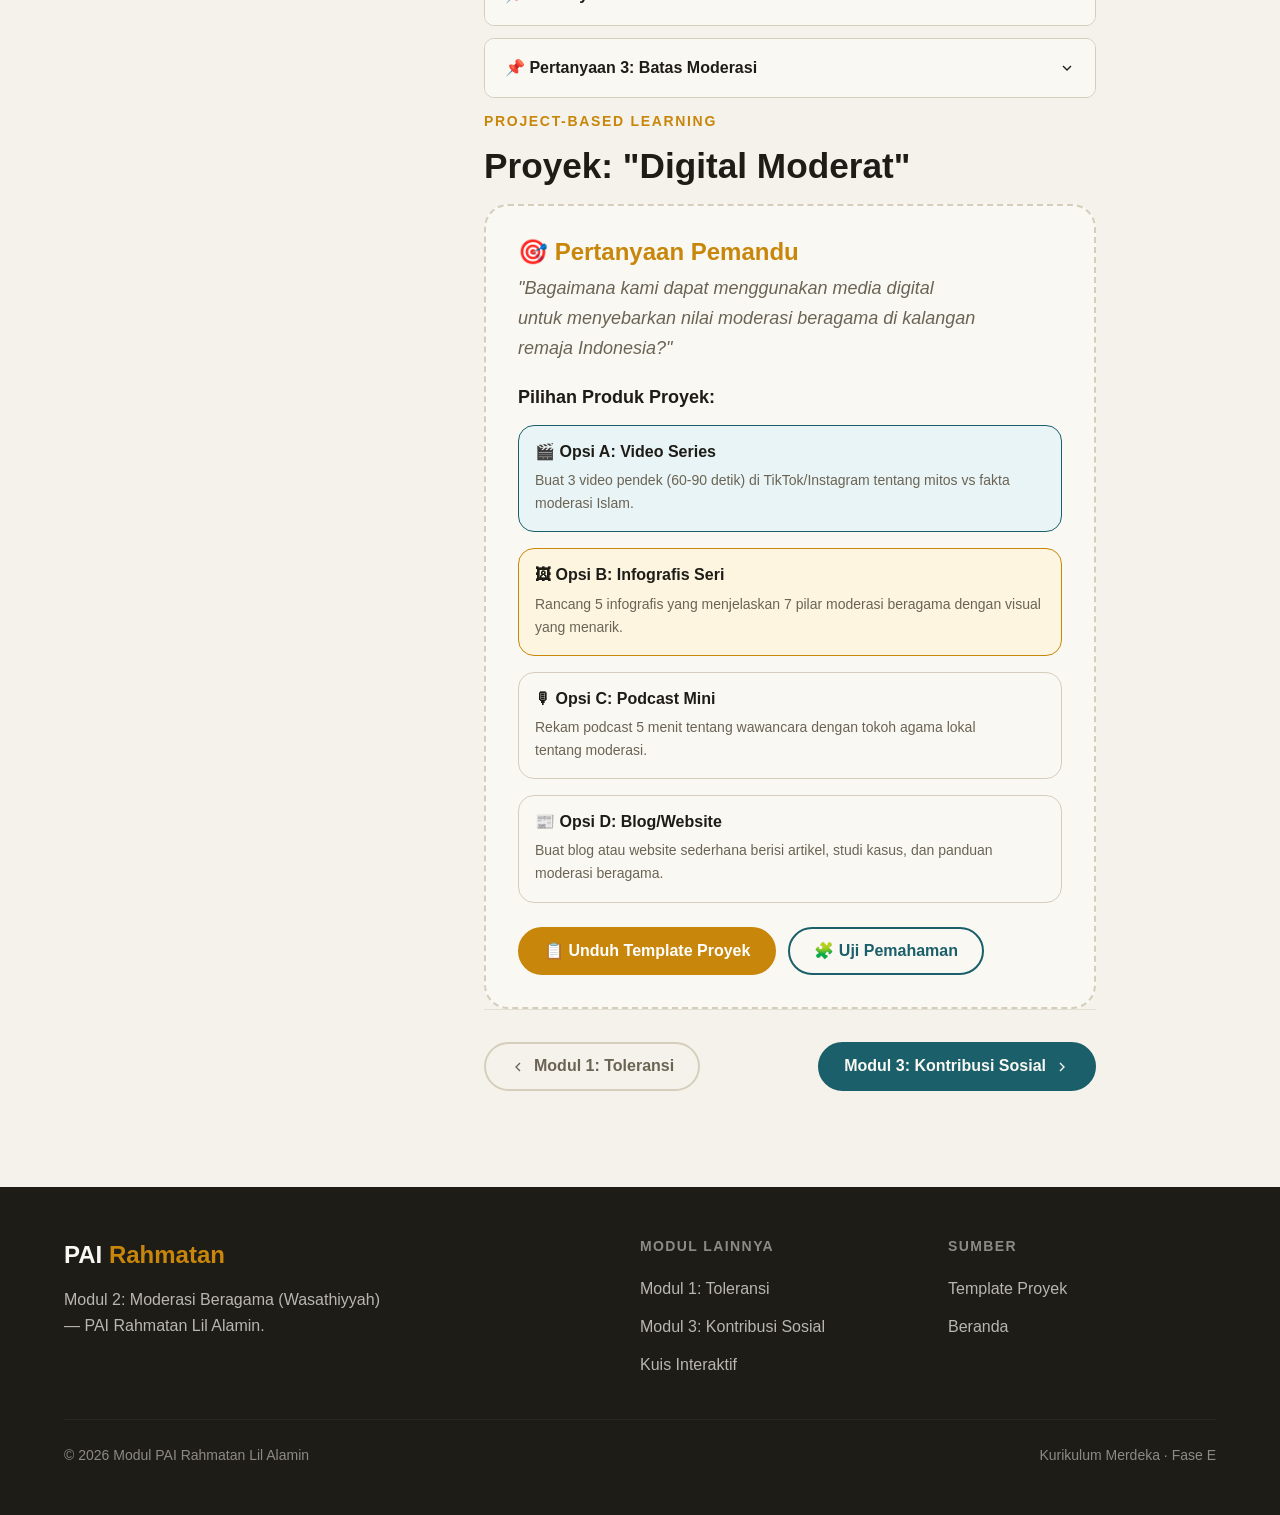
<file: modul2.html>
<!DOCTYPE html>
<html lang="id" data-theme="light">
<head>
  <meta charset="UTF-8" />
  <meta name="viewport" content="width=device-width, initial-scale=1.0" />
  <title>Modul 2: Moderasi Beragama — PAI Rahmatan</title>
  <meta name="description" content="Modul 2 PAI: Memahami wasathiyyah (moderasi beragama) dalam Islam, menghindari ekstremisme, dan mempraktikkan Islam yang ramah." />
  <link rel="preconnect" href="https://fonts.googleapis.com" />
  <link rel="preconnect" href="https://fonts.gstatic.com" crossorigin />
  <link href="https://fonts.googleapis.com/css2?family=Scheherazade+New:wght@400;700&display=swap" rel="stylesheet" />
  <link href="https://api.fontshare.com/v2/css?f[]=chillax@300,400,500,600,700&f[]=satoshi@300,400,500,700&display=swap" rel="stylesheet" />
  <link rel="stylesheet" href="css/style.css" />
  <style>
    .module-hero {
      background: linear-gradient(135deg, #7a5c00 0%, #c8860a 60%, #a86d08 100%);
      color: white;
      padding-block: clamp(var(--space-12), 8vw, var(--space-20));
      position: relative;
      overflow: hidden;
    }
    .module-hero::before {
      content: '';
      position: absolute;
      inset: 0;
      background-image: url("data:image/svg+xml,%3Csvg xmlns='http://www.w3.org/2000/svg' width='80' height='80' viewBox='0 0 80 80'%3E%3Ccircle cx='40' cy='40' r='35' fill='none' stroke='rgba(255,255,255,0.06)' stroke-width='1.5'/%3E%3Cpath d='M40 5L75 40L40 75L5 40Z' fill='none' stroke='rgba(255,255,255,0.04)' stroke-width='1'/%3E%3C/svg%3E");
    }
    .module-hero h1 { color: white; font-size: var(--text-2xl); margin-bottom: var(--space-4); }
    .module-hero p { color: rgba(255,255,255,0.85); font-size: var(--text-lg); max-width: 54ch; }
    .module-hero .badge { background: rgba(255,255,255,0.15); color: white; border: 1px solid rgba(255,255,255,0.3); }
    .module-hero .breadcrumb { font-size: var(--text-sm); color: rgba(255,255,255,0.65); margin-bottom: var(--space-5); display: flex; align-items: center; gap: var(--space-2); }
    .module-hero .breadcrumb a { color: rgba(255,255,255,0.75); text-decoration: none; }

    .spectrum-bar {
      position: relative;
      height: 12px;
      border-radius: var(--radius-full);
      background: linear-gradient(90deg, #dc2626 0%, #f59e0b 30%, #16a34a 50%, #f59e0b 70%, #dc2626 100%);
      margin-block: var(--space-8);
    }
    .spectrum-labels {
      display: flex;
      justify-content: space-between;
      font-size: var(--text-xs);
      margin-top: var(--space-3);
    }
    .spectrum-marker {
      position: absolute;
      top: 50%;
      left: 50%;
      transform: translate(-50%, -50%);
      width: 24px; height: 24px;
      background: white;
      border: 3px solid #16a34a;
      border-radius: var(--radius-full);
      box-shadow: 0 2px 8px rgba(0,0,0,0.2);
    }
    .wasathiyyah-pillars {
      display: grid;
      grid-template-columns: repeat(auto-fit, minmax(180px, 1fr));
      gap: var(--space-4);
      margin-block: var(--space-6);
    }
    .pillar-card {
      background: var(--color-surface);
      border: 1px solid var(--color-border);
      border-top: 4px solid var(--color-gold);
      border-radius: var(--radius-md);
      padding: var(--space-5);
      text-align: center;
    }
    .pillar-icon { font-size: 2rem; margin-bottom: var(--space-3); }
    .pillar-title { font-size: var(--text-sm); font-weight: 700; margin-bottom: var(--space-2); }
    .pillar-desc { font-size: var(--text-xs); color: var(--color-text-muted); }

    .comparison-table {
      width: 100%;
      border-collapse: collapse;
      font-size: var(--text-sm);
      border-radius: var(--radius-lg);
      overflow: hidden;
      box-shadow: var(--shadow-sm);
    }
    .comparison-table th {
      padding: var(--space-4) var(--space-5);
      text-align: left;
      font-weight: 700;
      font-size: var(--text-xs);
      letter-spacing: 0.05em;
      text-transform: uppercase;
    }
    .comparison-table th:first-child { background: var(--color-surface-offset); color: var(--color-text-muted); }
    .comparison-table th:nth-child(2) { background: #fef2f2; color: #dc2626; }
    .comparison-table th:nth-child(3) { background: #f0fdf4; color: #16a34a; }
    .comparison-table th:nth-child(4) { background: #fef2f2; color: #dc2626; }
    .comparison-table td { padding: var(--space-3) var(--space-5); border-bottom: 1px solid var(--color-divider); }
    .comparison-table tr:last-child td { border-bottom: none; }
    .comparison-table td:first-child { font-weight: 600; background: var(--color-surface); }
    .comparison-table td:nth-child(3) { background: var(--color-success-highlight); }

    .nav-bottom { display: flex; justify-content: space-between; align-items: center; gap: var(--space-4); padding-block: var(--space-8); border-top: 1px solid var(--color-divider); flex-wrap: wrap; }
  </style>
</head>
<body>

<header class="site-header">
  <div class="container container--wide">
    <nav class="nav-inner">
      <a href="index.html" class="nav-logo">
        <svg width="32" height="32" viewBox="0 0 32 32" fill="none">
          <rect width="32" height="32" rx="8" fill="#1a5f6a"/>
          <path d="M16 6 C16 6, 10 10, 10 16 C10 22, 13 26, 16 26 C19 26, 22 22, 22 16 C22 10, 16 6, 16 6Z" fill="none" stroke="#c8860a" stroke-width="1.5"/>
          <circle cx="16" cy="16" r="3" fill="#c8860a"/>
        </svg>
        <span>PAI <span style="color:var(--color-gold)">Rahmatan</span></span>
      </a>
      <ul class="nav-links" role="list">
        <li><a href="index.html">Beranda</a></li>
        <li><a href="modul1.html">Toleransi</a></li>
        <li><a href="modul2.html" class="active">Moderasi</a></li>
        <li><a href="modul3.html">Kontribusi Sosial</a></li>
        <li><a href="kuis.html">Kuis</a></li>
        <li><a href="template-proyek.html">Template Proyek</a></li>
      </ul>
      <div class="nav-actions">
        <button class="btn-theme" data-theme-toggle aria-label="Toggle tema"></button>
        <button class="nav-mobile-btn" aria-expanded="false">
          <svg width="22" height="22" viewBox="0 0 24 24" fill="none" stroke="currentColor" stroke-width="2"><path d="M3 12h18M3 6h18M3 18h18"/></svg>
        </button>
      </div>
    </nav>
  </div>
</header>

<div class="module-hero">
  <div class="container">
    <div class="breadcrumb">
      <a href="index.html">Beranda</a>
      <svg width="14" height="14" viewBox="0 0 24 24" fill="none" stroke="currentColor" stroke-width="2"><path d="M9 18l6-6-6-6"/></svg>
      <span>Modul 2: Moderasi Beragama</span>
    </div>
    <span class="badge" style="margin-bottom: var(--space-4); display: inline-flex;">⚖️ Modul 2 dari 3</span>
    <h1>Moderasi Beragama<br><span style="color: #ffe066;">(Wasathiyyah)</span></h1>
    <p>Mendalami konsep jalan tengah dalam Islam — menghindari sikap berlebihan di kedua ujung spektrum, membangun Islam yang ramah, inklusif, dan kontributif.</p>
    <div style="margin-top: var(--space-6); display: flex; gap: var(--space-4); flex-wrap: wrap; align-items: center;">
      <span style="font-size: var(--text-sm); opacity: 0.7;">⏱ Estimasi: 90 menit</span>
      <span style="font-size: var(--text-sm); opacity: 0.7;">📚 Fase E · Kelas X</span>
      <span style="font-size: var(--text-sm); opacity: 0.7;">🎯 PjBL + Collaborative Learning</span>
    </div>
  </div>
</div>

<main>
<div class="container" style="padding-top: var(--space-10);">
  <div class="content-layout">
    <aside class="content-sidebar">
      <p style="font-size: var(--text-xs); font-weight: 700; letter-spacing: 0.1em; text-transform: uppercase; color: var(--color-text-muted); margin-bottom: var(--space-4);">DAFTAR ISI</p>
      <nav>
        <a href="#cp" class="sidebar-nav-item"><span class="dot"></span>Capaian Pembelajaran</a>
        <a href="#konsep" class="sidebar-nav-item"><span class="dot"></span>Konsep Wasathiyyah</a>
        <a href="#spectrum" class="sidebar-nav-item"><span class="dot"></span>Spektrum Sikap</a>
        <a href="#pilar" class="sidebar-nav-item"><span class="dot"></span>7 Pilar Moderasi</a>
        <a href="#dalil" class="sidebar-nav-item"><span class="dot"></span>Dalil & Sumber</a>
        <a href="#video" class="sidebar-nav-item"><span class="dot"></span>Video Pembelajaran</a>
        <a href="#diskusi" class="sidebar-nav-item"><span class="dot"></span>Diskusi Kelas</a>
        <a href="#aktivitas" class="sidebar-nav-item"><span class="dot"></span>Aktivitas PjBL</a>
      </nav>
      <div style="margin-top: var(--space-6); padding-top: var(--space-4); border-top: 1px solid var(--color-divider);">
        <p style="font-size: var(--text-xs); color: var(--color-text-muted); margin-bottom: var(--space-3);">Kemajuan Modul</p>
        <div class="progress-bar"><div class="progress-bar__fill" data-width="66%"></div></div>
        <p style="font-size: var(--text-xs); color: var(--color-text-muted); margin-top: var(--space-2);">Modul 2 dari 3</p>
      </div>
    </aside>

    <article>
      <!-- CP -->
      <section id="cp" class="reveal">
        <p class="section-label">Capaian Pembelajaran</p>
        <h2 class="section-title">Tujuan Modul Ini</h2>
        <div class="grid-2" style="gap: var(--space-4);">
          <div style="display: flex; gap: var(--space-3); padding: var(--space-4); background: var(--color-surface); border-radius: var(--radius-md); border: 1px solid var(--color-divider);">
            <div style="width: 22px; height: 22px; background: var(--color-success); border-radius: 999px; display: flex; align-items: center; justify-content: center; flex-shrink: 0; margin-top: 2px; color: white; font-size: 11px;">✓</div>
            <span style="font-size: var(--text-sm);">Memahami konsep wasathiyyah (ummatan wasathan)</span>
          </div>
          <div style="display: flex; gap: var(--space-3); padding: var(--space-4); background: var(--color-surface); border-radius: var(--radius-md); border: 1px solid var(--color-divider);">
            <div style="width: 22px; height: 22px; background: var(--color-success); border-radius: 999px; display: flex; align-items: center; justify-content: center; flex-shrink: 0; margin-top: 2px; color: white; font-size: 11px;">✓</div>
            <span style="font-size: var(--text-sm);">Mengidentifikasi ciri-ciri sikap ekstrem dan moderat</span>
          </div>
          <div style="display: flex; gap: var(--space-3); padding: var(--space-4); background: var(--color-surface); border-radius: var(--radius-md); border: 1px solid var(--color-divider);">
            <div style="width: 22px; height: 22px; background: var(--color-success); border-radius: 999px; display: flex; align-items: center; justify-content: center; flex-shrink: 0; margin-top: 2px; color: white; font-size: 11px;">✓</div>
            <span style="font-size: var(--text-sm);">Menganalisis program moderasi beragama pemerintah RI</span>
          </div>
          <div style="display: flex; gap: var(--space-3); padding: var(--space-4); background: var(--color-surface); border-radius: var(--radius-md); border: 1px solid var(--color-divider);">
            <div style="width: 22px; height: 22px; background: var(--color-success); border-radius: 999px; display: flex; align-items: center; justify-content: center; flex-shrink: 0; margin-top: 2px; color: white; font-size: 11px;">✓</div>
            <span style="font-size: var(--text-sm);">Membuat produk kampanye moderasi berbasis digital</span>
          </div>
        </div>
      </section>

      <div class="ornament-divider reveal"><span style="font-size: 1rem;">✦</span></div>

      <!-- Konsep -->
      <section id="konsep" class="reveal">
        <p class="section-label">Materi Inti</p>
        <h2 class="section-title">Apa itu Wasathiyyah?</h2>
        <div class="quote-block">
          <p class="ayat">وَكَذَٰلِكَ جَعَلْنَاكُمْ أُمَّةً وَسَطًا لِّتَكُونُوا شُهَدَاءَ عَلَى النَّاسِ وَيَكُونَ الرَّسُولُ عَلَيْكُمْ شَهِيدًا</p>
          <p class="terjemah">"Dan demikianlah Kami telah menjadikan kamu (umat Islam) umat yang pertengahan (adil dan pilihan) agar kamu menjadi saksi atas (perbuatan) manusia dan agar Rasul menjadi saksi atas (perbuatan) kamu."</p>
          <p class="sumber">QS. Al-Baqarah [2]: 143</p>
        </div>
        <p style="margin-bottom: var(--space-4);"><strong>Wasathiyyah</strong> (وَسَطِيَّة) berasal dari kata <em>wasath</em> yang berarti tengah, seimbang, atau adil. Dalam terminologi Islam, wasathiyyah adalah pendekatan beragama yang seimbang — tidak berlebihan ke kanan (terlalu ketat/rigid) maupun ke kiri (terlalu longgar/liberal).</p>
        <p>Kata <strong>ummatan wasathan</strong> (umat yang pertengahan) menunjukkan bahwa Islam dirancang sebagai agama yang moderat, inklusif, dan memberi manfaat bagi seluruh umat manusia.</p>
      </section>

      <!-- Spektrum -->
      <section id="spectrum" class="reveal">
        <p class="section-label">Analisis Visual</p>
        <h2 class="section-title">Spektrum Sikap Beragama</h2>
        <div class="card">
          <div class="spectrum-bar">
            <div class="spectrum-marker"></div>
          </div>
          <div class="spectrum-labels">
            <span style="color: #dc2626; font-weight: 700;">◀ Ekstrem Kiri<br><small style="font-weight: 400;">Liberal Berlebihan<br>Sekuler Ekstrem</small></span>
            <span style="color: #16a34a; font-weight: 700; text-align: center;">✦ MODERAT<br><small style="font-weight: 400;">Wasathiyyah<br>Seimbang</small></span>
            <span style="color: #dc2626; font-weight: 700; text-align: right;">Ekstrem Kanan ▶<br><small style="font-weight: 400;">Radikal<br>Fanatik Buta</small></span>
          </div>
        </div>

        <div style="margin-top: var(--space-8); overflow-x: auto;">
          <table class="comparison-table">
            <thead>
              <tr>
                <th>Aspek</th>
                <th>🔴 Ekstrem Kiri</th>
                <th>🟢 Moderat (Wasath)</th>
                <th>🔴 Ekstrem Kanan</th>
              </tr>
            </thead>
            <tbody>
              <tr>
                <td>Teks Agama</td>
                <td>Mengabaikan teks, rasionalisasi penuh</td>
                <td>Memahami teks sesuai konteks & metodologi</td>
                <td>Tekstual kaku, menolak konteks</td>
              </tr>
              <tr>
                <td>Perbedaan</td>
                <td>Relativisme total (semua sama saja)</td>
                <td>Menghormati perbedaan, tetap berprinsip</td>
                <td>Tidak toleran, menyalahkan pihak lain</td>
              </tr>
              <tr>
                <td>Negara</td>
                <td>Menolak nilai agama dalam kehidupan publik</td>
                <td>Islam dan negara dapat harmonis</td>
                <td>Memaksakan formalisasi agama secara kaku</td>
              </tr>
              <tr>
                <td>Non-Muslim</td>
                <td>Mengaburkan batas akidah</td>
                <td>Hidup berdampingan secara bermartabat</td>
                <td>Memusuhi dan mendiskriminasi</td>
              </tr>
              <tr>
                <td>Metode Dakwah</td>
                <td>Mengikuti arus tanpa prinsip</td>
                <td>Bil hikmah, mauizhah hasanah, mujadalah</td>
                <td>Memaksa, mengancam, intimidasi</td>
              </tr>
            </tbody>
          </table>
        </div>
      </section>

      <!-- 7 Pilar -->
      <section id="pilar" class="reveal">
        <p class="section-label">Kemenag RI</p>
        <h2 class="section-title">7 Pilar Moderasi Beragama</h2>
        <p style="margin-bottom: var(--space-6); color: var(--color-text-muted);">Kementerian Agama RI mengidentifikasi tujuh indikator utama moderasi beragama yang menjadi panduan dalam kehidupan berbangsa:</p>
        <div class="wasathiyyah-pillars">
          <div class="pillar-card">
            <div class="pillar-icon">⚖️</div>
            <div class="pillar-title">Komitmen Kebangsaan</div>
            <div class="pillar-desc">Menerima Pancasila dan NKRI sebagai kesepakatan final</div>
          </div>
          <div class="pillar-card">
            <div class="pillar-icon">🤝</div>
            <div class="pillar-title">Toleransi</div>
            <div class="pillar-desc">Menghormati hak-hak dan eksistensi pihak lain yang berbeda</div>
          </div>
          <div class="pillar-card">
            <div class="pillar-icon">🚫</div>
            <div class="pillar-title">Anti-Kekerasan</div>
            <div class="pillar-desc">Menolak segala bentuk kekerasan atas nama agama</div>
          </div>
          <div class="pillar-card">
            <div class="pillar-icon">🌸</div>
            <div class="pillar-title">Akomodatif terhadap Budaya</div>
            <div class="pillar-desc">Menerima tradisi lokal yang tidak bertentangan dengan syariat</div>
          </div>
          <div class="pillar-card">
            <div class="pillar-icon">📜</div>
            <div class="pillar-title">Berpegang pada Teks & Tradisi</div>
            <div class="pillar-desc">Mengikuti metodologi ulama dalam memahami nash</div>
          </div>
          <div class="pillar-card">
            <div class="pillar-icon">💬</div>
            <div class="pillar-title">Menolak Diskriminasi</div>
            <div class="pillar-desc">Menjamin kesetaraan hak semua warga negara</div>
          </div>
          <div class="pillar-card">
            <div class="pillar-icon">🌿</div>
            <div class="pillar-title">Dinamis & Inovatif</div>
            <div class="pillar-desc">Terbuka terhadap perkembangan zaman sesuai prinsip Islam</div>
          </div>
        </div>
      </section>

      <!-- Dalil -->
      <section id="dalil" class="reveal">
        <p class="section-label">Landasan Al-Qur'an & Hadits</p>
        <h2 class="section-title">Dalil Moderasi Beragama</h2>
        <div class="quote-block">
          <p class="ayat">يَا أَهْلَ الْكِتَابِ لَا تَغْلُوا فِي دِينِكُمْ</p>
          <p class="terjemah">"Wahai Ahli Kitab, janganlah kamu berlebih-lebihan (ghuluw) dalam agamamu."</p>
          <p class="sumber">QS. An-Nisa' [4]: 171</p>
        </div>
        <div class="quote-block">
          <p class="terjemah">"Sesungguhnya agama ini mudah. Tidak ada seseorang yang mempersulit agama melainkan ia akan dikalahkan (tidak mampu melaksanakannya). Maka berlaku luruslah, dekatilah (kesempurnaan), dan bergembiralah."</p>
          <p class="sumber">HR. Bukhari, No. 39</p>
        </div>
        <div class="quote-block">
          <p class="terjemah">"Jauhilah oleh kalian sikap berlebih-lebihan (ghuluw) dalam agama. Sesungguhnya yang membinasakan orang-orang sebelum kalian adalah sikap berlebih-lebihan dalam agama."</p>
          <p class="sumber">HR. Ibnu Majah, No. 3029 (Hasan)</p>
        </div>
      </section>

      <!-- Video -->
      <section id="video" class="reveal">
        <p class="section-label">Multimedia</p>
        <h2 class="section-title">Video Moderasi Beragama</h2>
        <div class="grid-2">
          <div>
            <div class="video-wrapper">
              <iframe
                src="https://www.youtube.com/embed/LG9S5A1gg4A"
                title="Moderasi Beragama dalam Islam"
                allow="accelerometer; autoplay; clipboard-write; encrypted-media; gyroscope; picture-in-picture"
                allowfullscreen
                loading="lazy">
              </iframe>
            </div>
            <p style="font-size: var(--text-xs); color: var(--color-text-muted); margin-top: var(--space-3);">📽 Wasathiyyah: Islam Jalan Tengah</p>
          </div>
          <div>
            <div class="video-wrapper">
              <iframe
                src="https://www.youtube.com/embed/dsPqkJbM9iU"
                title="Program Moderasi Beragama Kemenag RI"
                allow="accelerometer; autoplay; clipboard-write; encrypted-media; gyroscope; picture-in-picture"
                allowfullscreen
                loading="lazy">
              </iframe>
            </div>
            <p style="font-size: var(--text-xs); color: var(--color-text-muted); margin-top: var(--space-3);">📽 Program Moderasi Beragama Kemenag RI</p>
          </div>
        </div>
      </section>

      <!-- Diskusi -->
      <section id="diskusi" class="reveal">
        <p class="section-label">Collaborative Learning</p>
        <h2 class="section-title">Pertanyaan Diskusi Kelompok</h2>
        <div data-accordion-group>
          <div class="accordion-item">
            <button class="accordion-trigger" aria-expanded="false">
              <span>📌 Pertanyaan 1: Identitas Muslim Indonesia</span>
              <svg class="chevron" width="16" height="16" viewBox="0 0 24 24" fill="none" stroke="currentColor" stroke-width="2"><path d="M6 9l6 6 6-6"/></svg>
            </button>
            <div class="accordion-body">
              <p style="font-size: var(--text-sm); margin-bottom: var(--space-3);">"Apakah menjadi Muslim yang taat berarti harus menolak budaya lokal dan tradisi Indonesia? Bagaimana pandangan kalian?"</p>
              <p style="font-size: var(--text-xs); color: var(--color-gold); font-weight: 600;">Petunjuk diskusi: Gunakan konsep <em>al-urf</em> (tradisi yang baik) dan contoh akulturasi Islam-budaya Nusantara (batik, wayang, gamelan, dll).</p>
            </div>
          </div>
          <div class="accordion-item">
            <button class="accordion-trigger" aria-expanded="false">
              <span>📌 Pertanyaan 2: Media Sosial dan Radikalisme</span>
              <svg class="chevron" width="16" height="16" viewBox="0 0 24 24" fill="none" stroke="currentColor" stroke-width="2"><path d="M6 9l6 6 6-6"/></svg>
            </button>
            <div class="accordion-body">
              <p style="font-size: var(--text-sm); margin-bottom: var(--space-3);">"Mengapa konten keagamaan yang provokatif dan ekstrem lebih mudah viral di media sosial? Apa yang bisa kita lakukan sebagai pengguna media sosial yang moderat?"</p>
              <p style="font-size: var(--text-xs); color: var(--color-gold); font-weight: 600;">Petunjuk: Diskusikan fenomena filter bubble, algoritma media sosial, dan strategi kontra-narasi.</p>
            </div>
          </div>
          <div class="accordion-item">
            <button class="accordion-trigger" aria-expanded="false">
              <span>📌 Pertanyaan 3: Batas Moderasi</span>
              <svg class="chevron" width="16" height="16" viewBox="0 0 24 24" fill="none" stroke="currentColor" stroke-width="2"><path d="M6 9l6 6 6-6"/></svg>
            </button>
            <div class="accordion-body">
              <p style="font-size: var(--text-sm); margin-bottom: var(--space-3);">"Apakah moderasi berarti 'semua boleh'? Di mana batas antara moderat dan liberal berlebihan? Bagaimana membedakannya?"</p>
              <p style="font-size: var(--text-xs); color: var(--color-gold); font-weight: 600;">Petunjuk: Moderasi bukan relativisme — ada prinsip akidah dan syariat yang tidak bisa dikompromikan, sementara urusan muamalah dan furu' lebih fleksibel.</p>
            </div>
          </div>
        </div>
      </section>

      <!-- Aktivitas PjBL -->
      <section id="aktivitas" class="reveal">
        <p class="section-label">Project-Based Learning</p>
        <h2 class="section-title">Proyek: "Digital Moderat"</h2>
        <div class="activity-card" style="border: 2px dashed var(--color-border); border-radius: var(--radius-xl); padding: var(--space-8); background: var(--color-surface);">
          <h3 style="font-size: var(--text-lg); font-weight: 700; color: var(--color-gold); margin-bottom: var(--space-2);">🎯 Pertanyaan Pemandu</h3>
          <p style="color: var(--color-text-muted); font-style: italic; margin-bottom: var(--space-6);">"Bagaimana kami dapat menggunakan media digital untuk menyebarkan nilai moderasi beragama di kalangan remaja Indonesia?"</p>

          <h4 style="font-size: var(--text-base); font-weight: 700; margin-bottom: var(--space-4);">Pilihan Produk Proyek:</h4>
          <div class="grid-2" style="gap: var(--space-4); margin-bottom: var(--space-6);">
            <div class="card card--teal" style="padding: var(--space-4);">
              <h5 style="font-size: var(--text-sm); font-weight: 700; margin-bottom: var(--space-2);">🎬 Opsi A: Video Series</h5>
              <p style="font-size: var(--text-xs); color: var(--color-text-muted);">Buat 3 video pendek (60-90 detik) di TikTok/Instagram tentang mitos vs fakta moderasi Islam.</p>
            </div>
            <div class="card card--gold" style="padding: var(--space-4);">
              <h5 style="font-size: var(--text-sm); font-weight: 700; margin-bottom: var(--space-2);">🖼 Opsi B: Infografis Seri</h5>
              <p style="font-size: var(--text-xs); color: var(--color-text-muted);">Rancang 5 infografis yang menjelaskan 7 pilar moderasi beragama dengan visual yang menarik.</p>
            </div>
            <div class="card" style="padding: var(--space-4);">
              <h5 style="font-size: var(--text-sm); font-weight: 700; margin-bottom: var(--space-2);">🎙 Opsi C: Podcast Mini</h5>
              <p style="font-size: var(--text-xs); color: var(--color-text-muted);">Rekam podcast 5 menit tentang wawancara dengan tokoh agama lokal tentang moderasi.</p>
            </div>
            <div class="card" style="padding: var(--space-4);">
              <h5 style="font-size: var(--text-sm); font-weight: 700; margin-bottom: var(--space-2);">📰 Opsi D: Blog/Website</h5>
              <p style="font-size: var(--text-xs); color: var(--color-text-muted);">Buat blog atau website sederhana berisi artikel, studi kasus, dan panduan moderasi beragama.</p>
            </div>
          </div>
          <div style="display: flex; gap: var(--space-3); flex-wrap: wrap;">
            <a href="template-proyek.html" class="btn btn--gold">📋 Unduh Template Proyek</a>
            <a href="kuis.html" class="btn btn--outline">🧩 Uji Pemahaman</a>
          </div>
        </div>
      </section>

      <div class="nav-bottom">
        <a href="modul1.html" class="btn btn--ghost">
          <svg width="16" height="16" viewBox="0 0 24 24" fill="none" stroke="currentColor" stroke-width="2"><path d="M15 18l-6-6 6-6"/></svg>
          Modul 1: Toleransi
        </a>
        <a href="modul3.html" class="btn btn--primary">
          Modul 3: Kontribusi Sosial
          <svg width="16" height="16" viewBox="0 0 24 24" fill="none" stroke="currentColor" stroke-width="2"><path d="M9 18l6-6-6-6"/></svg>
        </a>
      </div>
    </article>
  </div>
</div>
</main>

<footer class="site-footer">
  <div class="container container--wide">
    <div class="footer-inner">
      <div>
        <div class="footer-logo">PAI <span style="color: var(--color-gold);">Rahmatan</span></div>
        <p class="footer-desc">Modul 2: Moderasi Beragama (Wasathiyyah) — PAI Rahmatan Lil Alamin.</p>
      </div>
      <div>
        <p class="footer-heading">Modul Lainnya</p>
        <ul class="footer-links" role="list">
          <li><a href="modul1.html">Modul 1: Toleransi</a></li>
          <li><a href="modul3.html">Modul 3: Kontribusi Sosial</a></li>
          <li><a href="kuis.html">Kuis Interaktif</a></li>
        </ul>
      </div>
      <div>
        <p class="footer-heading">Sumber</p>
        <ul class="footer-links" role="list">
          <li><a href="template-proyek.html">Template Proyek</a></li>
          <li><a href="index.html">Beranda</a></li>
        </ul>
      </div>
    </div>
    <div class="footer-bottom">
      <span>© 2026 Modul PAI Rahmatan Lil Alamin</span>
      <span>Kurikulum Merdeka · Fase E</span>
    </div>
  </div>
</footer>

<script src="js/main.js"></script>
<script data-pplx-inline-edit>
(function(){
  if(window===window.top)return;
  function inlineAll(orig,clone){
    if(orig.nodeType!==1)return;
    try{
      var cs=getComputedStyle(orig);
      var t='';
      for(var i=0;i<cs.length;i++){t+=cs[i]+':'+cs.getPropertyValue(cs[i])+';';}
      clone.style.cssText=t;
    }catch(e){}
    var oc=orig.children,cc=clone.children;
    for(var j=0;j<oc.length&&j<cc.length;j++){inlineAll(oc[j],cc[j]);}
  }
  function stripExternal(clone){
    var imgs=clone.querySelectorAll('img');
    for(var i=0;i<imgs.length;i++){
      var s=imgs[i].getAttribute('src');
      if(s&&!s.startsWith('data:'))imgs[i].removeAttribute('src');
    }
    var all=clone.querySelectorAll('*');
    for(var i=0;i<all.length;i++){
      var st=all[i].style.cssText;
      if(st&&st.indexOf('url(')>=0){
        all[i].style.cssText=st.replace(/url\(["']?(?!data:)[^)"']*["']?\)/gi,'none');
      }
    }
  }
  var scrollRaf=0;
  function emitScroll(){
    scrollRaf=0;
    var x=window.scrollX||window.pageXOffset||0;
    var y=window.scrollY||window.pageYOffset||0;
    window.parent.postMessage({type:'INLINE_EDIT_SCROLL',scrollX:x,scrollY:y},'*');
  }
  window.addEventListener('scroll',function(){
    if(scrollRaf)return;
    scrollRaf=requestAnimationFrame(emitScroll);
  },{passive:true,capture:true});
  emitScroll();
  window.addEventListener('message',function(e){
    if(!e.data||e.data.type!=='INLINE_EDIT_CAPTURE_REQUEST')return;
    var scrollX=window.scrollX||window.pageXOffset||0;
    var scrollY=window.scrollY||window.pageYOffset||0;
    var w=window.innerWidth,h=window.innerHeight;
    try{
      var clone=document.documentElement.cloneNode(true);
      var rm=clone.querySelectorAll('script,link[rel="stylesheet"],style');
      for(var i=0;i<rm.length;i++){rm[i].remove();}
      inlineAll(document.documentElement,clone);
      stripExternal(clone);
      var html=new XMLSerializer().serializeToString(clone);
      var svg='<svg xmlns="http://www.w3.org/2000/svg" width="'+w+'" height="'+h+'">'
        +'<foreignObject width="100%" height="100%">'
        +'<div xmlns="http://www.w3.org/1999/xhtml" style="width:'+w+'px;height:'+h+'px;overflow:hidden">'
        +'<div style="transform:translate(-'+scrollX+'px,-'+scrollY+'px);transform-origin:top left">'
        +html+'</div></div></foreignObject></svg>';
      var svgUrl='data:image/svg+xml;charset=utf-8,'+encodeURIComponent(svg);
      var img=new Image();
      img.onload=function(){
        var c=document.createElement('canvas');c.width=w;c.height=h;
        c.getContext('2d').drawImage(img,0,0);
        window.parent.postMessage({type:'INLINE_EDIT_SCREENSHOT_RESULT',dataUrl:c.toDataURL('image/png'),scrollX:scrollX,scrollY:scrollY},'*');
      };
      img.onerror=function(){
        window.parent.postMessage({type:'INLINE_EDIT_SCREENSHOT_RESULT',dataUrl:null,scrollX:scrollX,scrollY:scrollY},'*');
      };
      img.src=svgUrl;
    }catch(err){
      window.parent.postMessage({type:'INLINE_EDIT_SCREENSHOT_RESULT',dataUrl:null,scrollX:scrollX,scrollY:scrollY},'*');
    }
  });
})();
</script></body>
</html>
</file>
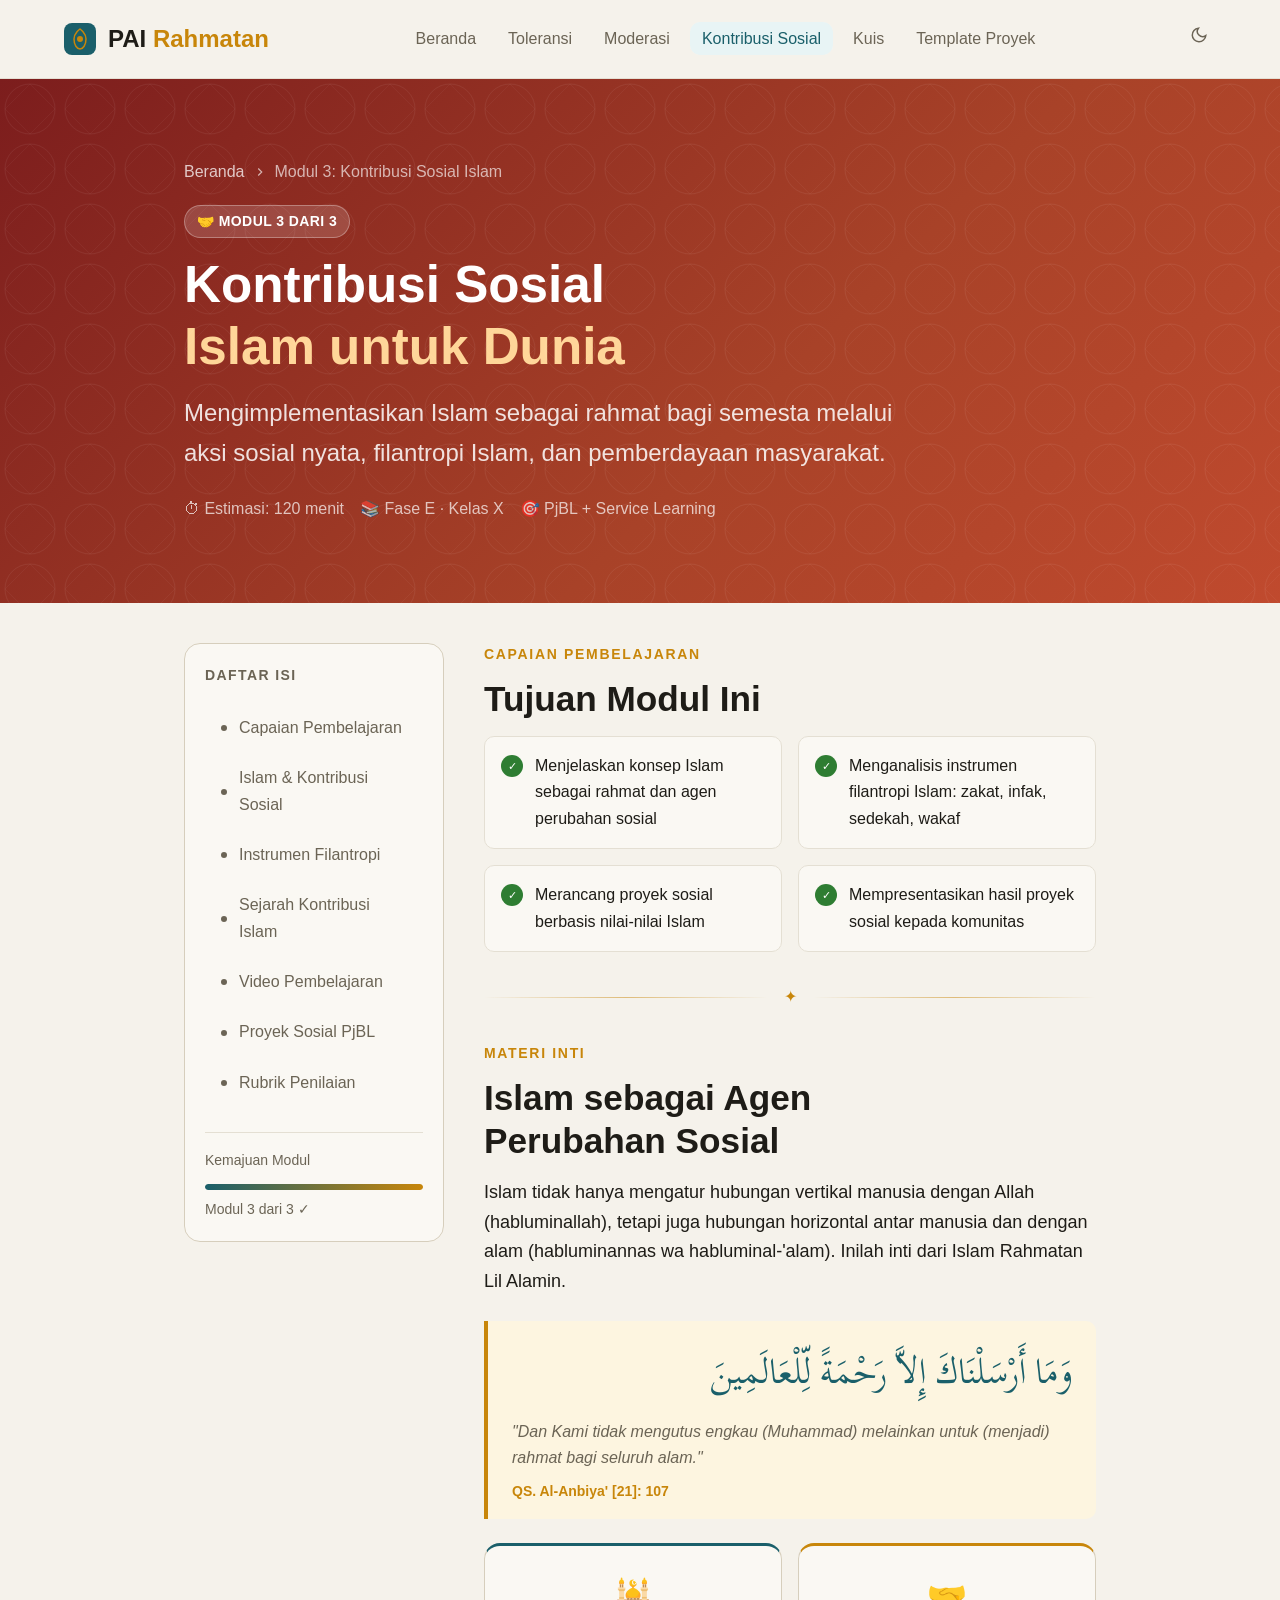
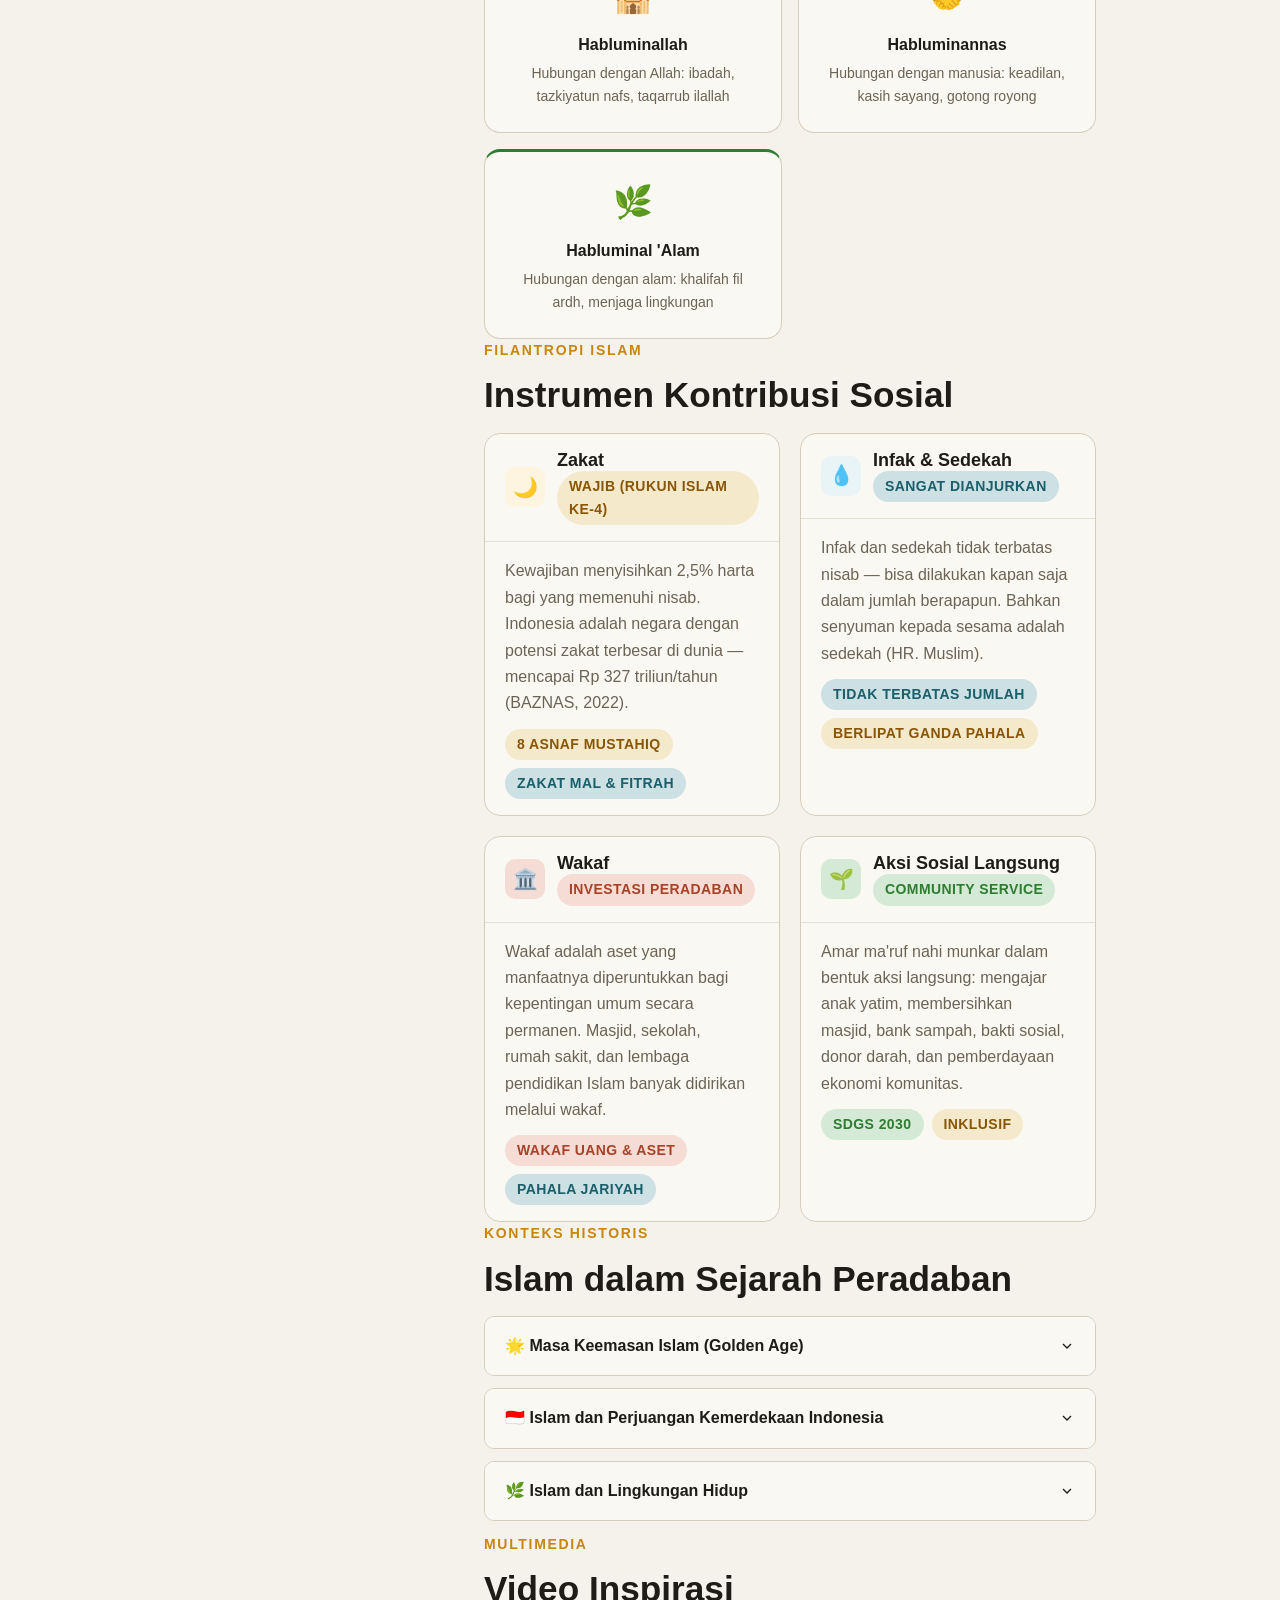
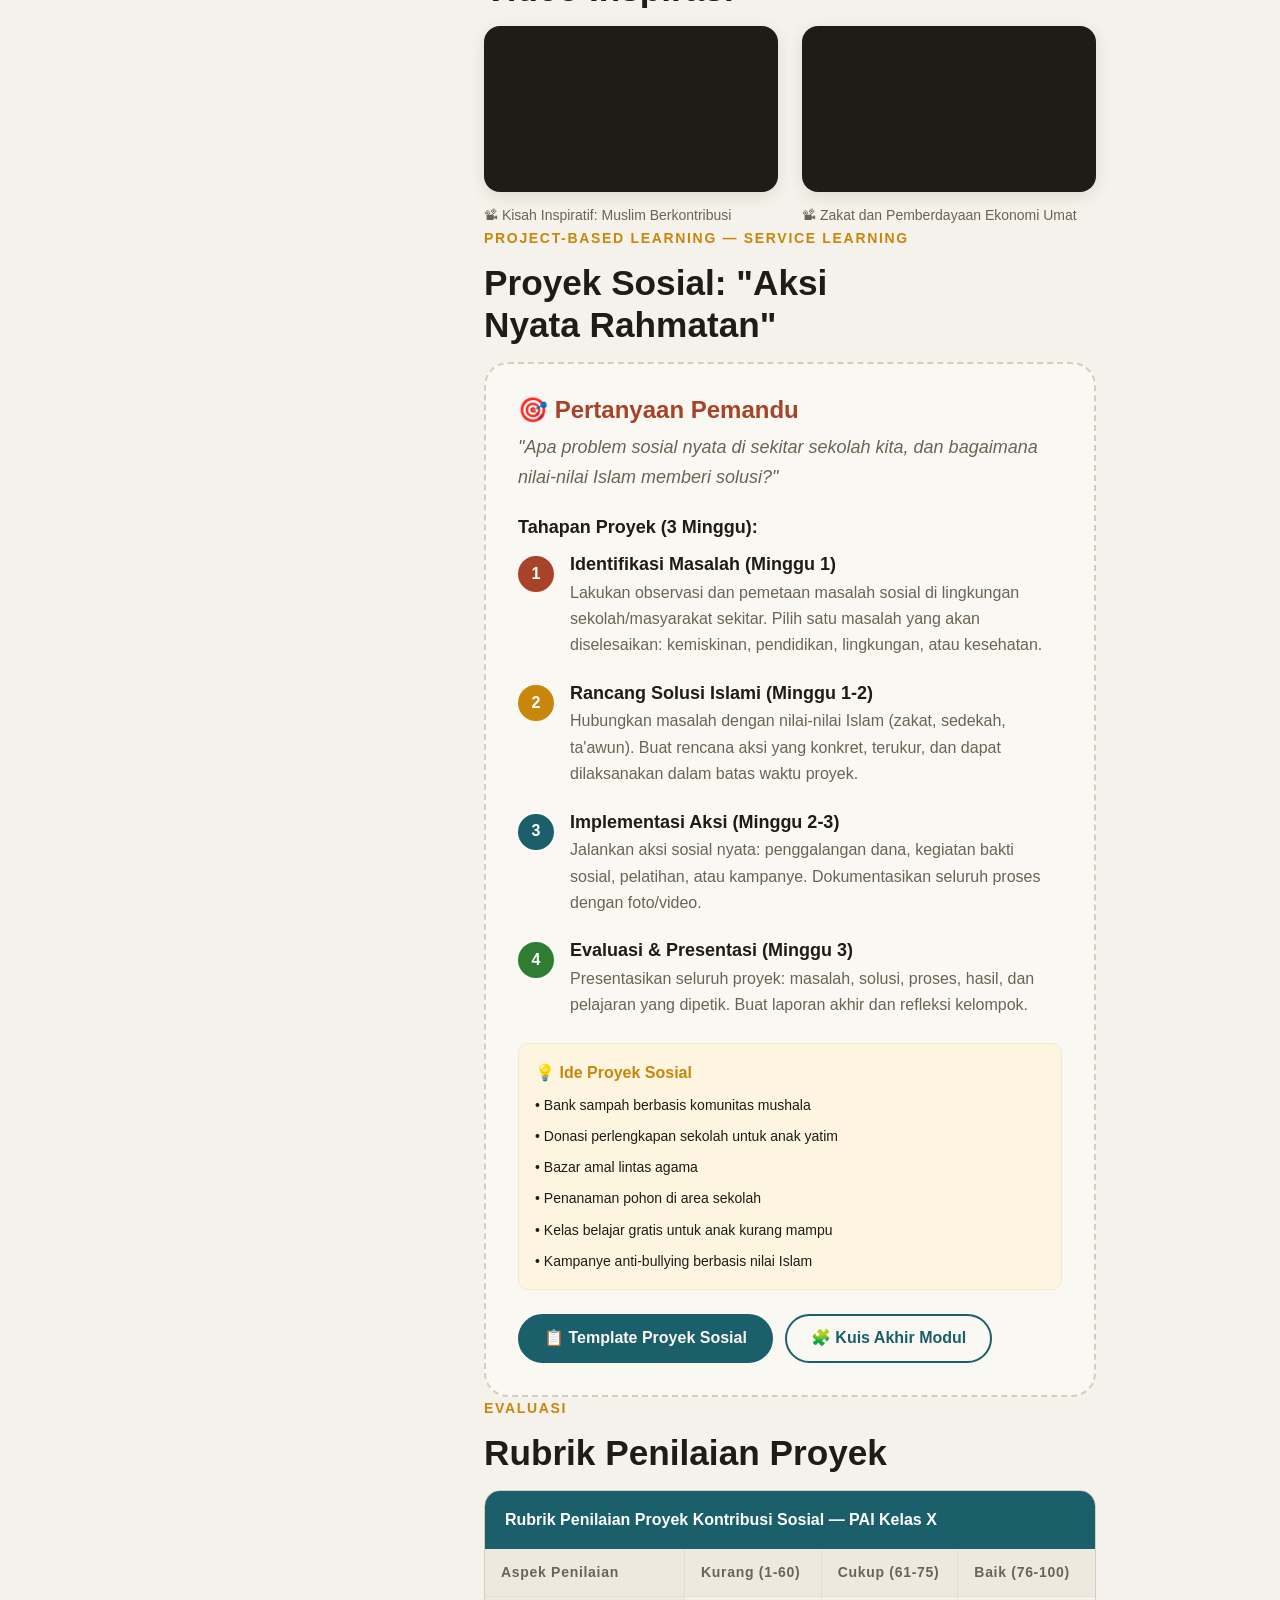
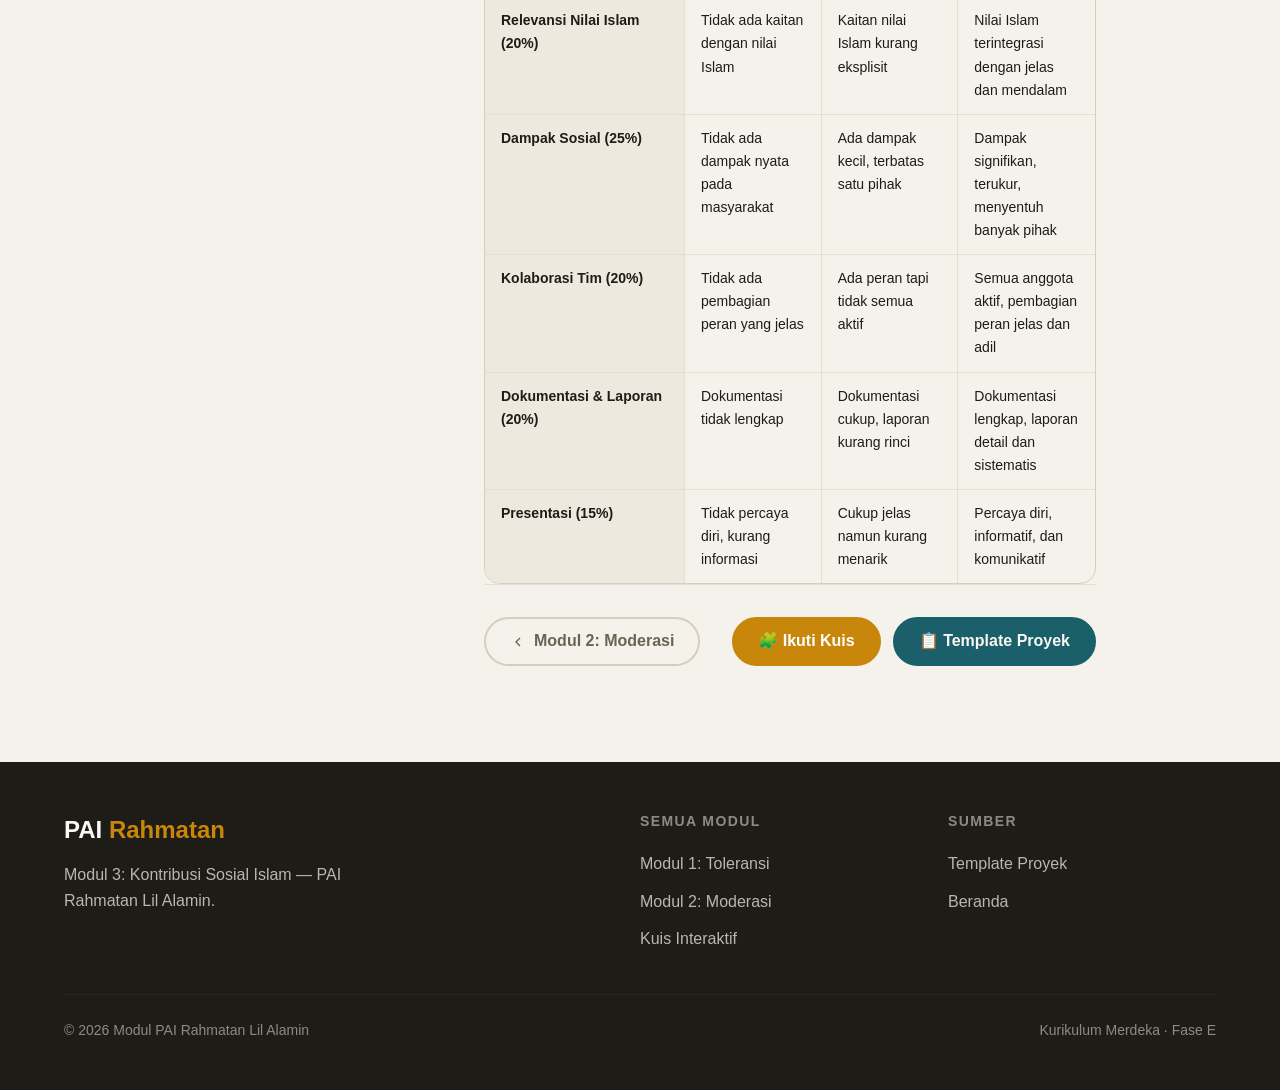
<file: modul3.html>
<!DOCTYPE html>
<html lang="id" data-theme="light">
<head>
  <meta charset="UTF-8" />
  <meta name="viewport" content="width=device-width, initial-scale=1.0" />
  <title>Modul 3: Kontribusi Sosial Islam — PAI Rahmatan</title>
  <meta name="description" content="Modul 3 PAI: Mengimplementasikan nilai-nilai Islam dalam aksi sosial nyata — program pemberdayaan, filantropi, dan peran Muslim dalam peradaban." />
  <link rel="preconnect" href="https://fonts.googleapis.com" />
  <link rel="preconnect" href="https://fonts.gstatic.com" crossorigin />
  <link href="https://fonts.googleapis.com/css2?family=Scheherazade+New:wght@400;700&display=swap" rel="stylesheet" />
  <link href="https://api.fontshare.com/v2/css?f[]=chillax@300,400,500,600,700&f[]=satoshi@300,400,500,700&display=swap" rel="stylesheet" />
  <link rel="stylesheet" href="css/style.css" />
  <style>
    .module-hero {
      background: linear-gradient(135deg, #7c1d1d 0%, #a84228 60%, #c04a2e 100%);
      color: white;
      padding-block: clamp(var(--space-12), 8vw, var(--space-20));
      position: relative;
      overflow: hidden;
    }
    .module-hero::before {
      content: '';
      position: absolute;
      inset: 0;
      background-image: url("data:image/svg+xml,%3Csvg xmlns='http://www.w3.org/2000/svg' width='60' height='60' viewBox='0 0 60 60'%3E%3Ccircle cx='30' cy='30' r='25' fill='none' stroke='rgba(255,255,255,0.06)' stroke-width='1'/%3E%3Cpath d='M30 5L55 30L30 55L5 30Z' fill='none' stroke='rgba(255,255,255,0.04)' stroke-width='1'/%3E%3C/svg%3E");
    }
    .module-hero h1 { color: white; font-size: var(--text-2xl); margin-bottom: var(--space-4); }
    .module-hero p { color: rgba(255,255,255,0.85); font-size: var(--text-lg); max-width: 54ch; }
    .module-hero .badge { background: rgba(255,255,255,0.15); color: white; border: 1px solid rgba(255,255,255,0.3); }
    .module-hero .breadcrumb { font-size: var(--text-sm); color: rgba(255,255,255,0.65); margin-bottom: var(--space-5); display: flex; align-items: center; gap: var(--space-2); }
    .module-hero .breadcrumb a { color: rgba(255,255,255,0.75); text-decoration: none; }

    .contribution-card {
      background: var(--color-surface);
      border: 1px solid var(--color-border);
      border-radius: var(--radius-lg);
      overflow: hidden;
      transition: all var(--transition);
    }
    .contribution-card:hover { box-shadow: var(--shadow-md); transform: translateY(-3px); }
    .contribution-header {
      padding: var(--space-4) var(--space-5);
      display: flex;
      align-items: center;
      gap: var(--space-3);
      border-bottom: 1px solid var(--color-divider);
    }
    .contribution-body { padding: var(--space-4) var(--space-5); }
    .contribution-icon {
      width: 40px; height: 40px;
      border-radius: var(--radius-md);
      display: flex; align-items: center; justify-content: center;
      flex-shrink: 0; font-size: 1.25rem;
    }

    .project-rubric {
      border: 1px solid var(--color-border);
      border-radius: var(--radius-lg);
      overflow: hidden;
    }
    .rubric-header {
      background: var(--color-primary);
      color: white;
      padding: var(--space-4) var(--space-5);
      font-weight: 700;
      font-size: var(--text-sm);
    }
    .rubric-row {
      display: grid;
      grid-template-columns: 200px 1fr 1fr 1fr;
      border-bottom: 1px solid var(--color-divider);
    }
    .rubric-row:last-child { border-bottom: none; }
    .rubric-cell {
      padding: var(--space-3) var(--space-4);
      font-size: var(--text-xs);
      border-right: 1px solid var(--color-divider);
    }
    .rubric-cell:last-child { border-right: none; }
    .rubric-cell.label { font-weight: 700; background: var(--color-surface-offset); }
    .rubric-header-row { background: var(--color-surface-offset); font-weight: 700; font-size: var(--text-xs); color: var(--color-text-muted); letter-spacing: 0.05em; }
    @media (max-width: 640px) { .rubric-row { grid-template-columns: 1fr; } .rubric-cell.label { background: var(--color-primary-light); color: var(--color-primary); } }

    .nav-bottom { display: flex; justify-content: space-between; align-items: center; gap: var(--space-4); padding-block: var(--space-8); border-top: 1px solid var(--color-divider); flex-wrap: wrap; }
  </style>
</head>
<body>

<header class="site-header">
  <div class="container container--wide">
    <nav class="nav-inner">
      <a href="index.html" class="nav-logo">
        <svg width="32" height="32" viewBox="0 0 32 32" fill="none">
          <rect width="32" height="32" rx="8" fill="#1a5f6a"/>
          <path d="M16 6 C16 6, 10 10, 10 16 C10 22, 13 26, 16 26 C19 26, 22 22, 22 16 C22 10, 16 6, 16 6Z" fill="none" stroke="#c8860a" stroke-width="1.5"/>
          <circle cx="16" cy="16" r="3" fill="#c8860a"/>
        </svg>
        <span>PAI <span style="color:var(--color-gold)">Rahmatan</span></span>
      </a>
      <ul class="nav-links" role="list">
        <li><a href="index.html">Beranda</a></li>
        <li><a href="modul1.html">Toleransi</a></li>
        <li><a href="modul2.html">Moderasi</a></li>
        <li><a href="modul3.html" class="active">Kontribusi Sosial</a></li>
        <li><a href="kuis.html">Kuis</a></li>
        <li><a href="template-proyek.html">Template Proyek</a></li>
      </ul>
      <div class="nav-actions">
        <button class="btn-theme" data-theme-toggle></button>
        <button class="nav-mobile-btn" aria-expanded="false">
          <svg width="22" height="22" viewBox="0 0 24 24" fill="none" stroke="currentColor" stroke-width="2"><path d="M3 12h18M3 6h18M3 18h18"/></svg>
        </button>
      </div>
    </nav>
  </div>
</header>

<div class="module-hero">
  <div class="container">
    <div class="breadcrumb">
      <a href="index.html">Beranda</a>
      <svg width="14" height="14" viewBox="0 0 24 24" fill="none" stroke="currentColor" stroke-width="2"><path d="M9 18l6-6-6-6"/></svg>
      <span>Modul 3: Kontribusi Sosial Islam</span>
    </div>
    <span class="badge" style="margin-bottom: var(--space-4); display: inline-flex;">🤝 Modul 3 dari 3</span>
    <h1>Kontribusi Sosial<br><span style="color: #ffd699;">Islam untuk Dunia</span></h1>
    <p>Mengimplementasikan Islam sebagai rahmat bagi semesta melalui aksi sosial nyata, filantropi Islam, dan pemberdayaan masyarakat.</p>
    <div style="margin-top: var(--space-6); display: flex; gap: var(--space-4); flex-wrap: wrap; align-items: center;">
      <span style="font-size: var(--text-sm); opacity: 0.7;">⏱ Estimasi: 120 menit</span>
      <span style="font-size: var(--text-sm); opacity: 0.7;">📚 Fase E · Kelas X</span>
      <span style="font-size: var(--text-sm); opacity: 0.7;">🎯 PjBL + Service Learning</span>
    </div>
  </div>
</div>

<main>
<div class="container" style="padding-top: var(--space-10);">
  <div class="content-layout">
    <aside class="content-sidebar">
      <p style="font-size: var(--text-xs); font-weight: 700; letter-spacing: 0.1em; text-transform: uppercase; color: var(--color-text-muted); margin-bottom: var(--space-4);">DAFTAR ISI</p>
      <nav>
        <a href="#cp" class="sidebar-nav-item"><span class="dot"></span>Capaian Pembelajaran</a>
        <a href="#konsep" class="sidebar-nav-item"><span class="dot"></span>Islam & Kontribusi Sosial</a>
        <a href="#instrumen" class="sidebar-nav-item"><span class="dot"></span>Instrumen Filantropi</a>
        <a href="#sejarah" class="sidebar-nav-item"><span class="dot"></span>Sejarah Kontribusi Islam</a>
        <a href="#video" class="sidebar-nav-item"><span class="dot"></span>Video Pembelajaran</a>
        <a href="#proyek" class="sidebar-nav-item"><span class="dot"></span>Proyek Sosial PjBL</a>
        <a href="#rubrik" class="sidebar-nav-item"><span class="dot"></span>Rubrik Penilaian</a>
      </nav>
      <div style="margin-top: var(--space-6); padding-top: var(--space-4); border-top: 1px solid var(--color-divider);">
        <p style="font-size: var(--text-xs); color: var(--color-text-muted); margin-bottom: var(--space-3);">Kemajuan Modul</p>
        <div class="progress-bar"><div class="progress-bar__fill" data-width="100%"></div></div>
        <p style="font-size: var(--text-xs); color: var(--color-text-muted); margin-top: var(--space-2);">Modul 3 dari 3 ✓</p>
      </div>
    </aside>

    <article>

      <section id="cp" class="reveal">
        <p class="section-label">Capaian Pembelajaran</p>
        <h2 class="section-title">Tujuan Modul Ini</h2>
        <div class="grid-2" style="gap: var(--space-4);">
          <div style="display: flex; gap: var(--space-3); padding: var(--space-4); background: var(--color-surface); border-radius: var(--radius-md); border: 1px solid var(--color-divider);">
            <div style="width: 22px; height: 22px; background: var(--color-success); border-radius: 999px; display: flex; align-items: center; justify-content: center; flex-shrink: 0; margin-top: 2px; color: white; font-size: 11px;">✓</div>
            <span style="font-size: var(--text-sm);">Menjelaskan konsep Islam sebagai rahmat dan agen perubahan sosial</span>
          </div>
          <div style="display: flex; gap: var(--space-3); padding: var(--space-4); background: var(--color-surface); border-radius: var(--radius-md); border: 1px solid var(--color-divider);">
            <div style="width: 22px; height: 22px; background: var(--color-success); border-radius: 999px; display: flex; align-items: center; justify-content: center; flex-shrink: 0; margin-top: 2px; color: white; font-size: 11px;">✓</div>
            <span style="font-size: var(--text-sm);">Menganalisis instrumen filantropi Islam: zakat, infak, sedekah, wakaf</span>
          </div>
          <div style="display: flex; gap: var(--space-3); padding: var(--space-4); background: var(--color-surface); border-radius: var(--radius-md); border: 1px solid var(--color-divider);">
            <div style="width: 22px; height: 22px; background: var(--color-success); border-radius: 999px; display: flex; align-items: center; justify-content: center; flex-shrink: 0; margin-top: 2px; color: white; font-size: 11px;">✓</div>
            <span style="font-size: var(--text-sm);">Merancang proyek sosial berbasis nilai-nilai Islam</span>
          </div>
          <div style="display: flex; gap: var(--space-3); padding: var(--space-4); background: var(--color-surface); border-radius: var(--radius-md); border: 1px solid var(--color-divider);">
            <div style="width: 22px; height: 22px; background: var(--color-success); border-radius: 999px; display: flex; align-items: center; justify-content: center; flex-shrink: 0; margin-top: 2px; color: white; font-size: 11px;">✓</div>
            <span style="font-size: var(--text-sm);">Mempresentasikan hasil proyek sosial kepada komunitas</span>
          </div>
        </div>
      </section>

      <div class="ornament-divider reveal"><span style="font-size: 1rem;">✦</span></div>

      <section id="konsep" class="reveal">
        <p class="section-label">Materi Inti</p>
        <h2 class="section-title">Islam sebagai Agen Perubahan Sosial</h2>
        <p style="margin-bottom: var(--space-4);">Islam tidak hanya mengatur hubungan vertikal manusia dengan Allah (habluminallah), tetapi juga hubungan horizontal antar manusia dan dengan alam (habluminannas wa habluminal-'alam). Inilah inti dari Islam Rahmatan Lil Alamin.</p>
        <div class="quote-block">
          <p class="ayat">وَمَا أَرْسَلْنَاكَ إِلَّا رَحْمَةً لِّلْعَالَمِينَ</p>
          <p class="terjemah">"Dan Kami tidak mengutus engkau (Muhammad) melainkan untuk (menjadi) rahmat bagi seluruh alam."</p>
          <p class="sumber">QS. Al-Anbiya' [21]: 107</p>
        </div>
        <div class="grid-3" style="gap: var(--space-4); margin-top: var(--space-6);">
          <div class="card text-center" style="border-top: 3px solid var(--color-primary);">
            <div style="font-size: 2rem; margin-bottom: var(--space-3);">🕌</div>
            <h4 style="font-size: var(--text-sm); font-weight: 700; margin-bottom: var(--space-2);">Habluminallah</h4>
            <p style="font-size: var(--text-xs); color: var(--color-text-muted);">Hubungan dengan Allah: ibadah, tazkiyatun nafs, taqarrub ilallah</p>
          </div>
          <div class="card text-center" style="border-top: 3px solid var(--color-gold);">
            <div style="font-size: 2rem; margin-bottom: var(--space-3);">🤝</div>
            <h4 style="font-size: var(--text-sm); font-weight: 700; margin-bottom: var(--space-2);">Habluminannas</h4>
            <p style="font-size: var(--text-xs); color: var(--color-text-muted);">Hubungan dengan manusia: keadilan, kasih sayang, gotong royong</p>
          </div>
          <div class="card text-center" style="border-top: 3px solid var(--color-success);">
            <div style="font-size: 2rem; margin-bottom: var(--space-3);">🌿</div>
            <h4 style="font-size: var(--text-sm); font-weight: 700; margin-bottom: var(--space-2);">Habluminal 'Alam</h4>
            <p style="font-size: var(--text-xs); color: var(--color-text-muted);">Hubungan dengan alam: khalifah fil ardh, menjaga lingkungan</p>
          </div>
        </div>
      </section>

      <section id="instrumen" class="reveal">
        <p class="section-label">Filantropi Islam</p>
        <h2 class="section-title">Instrumen Kontribusi Sosial</h2>
        <div class="grid-2" style="gap: var(--space-5);">
          <div class="contribution-card">
            <div class="contribution-header">
              <div class="contribution-icon" style="background: var(--color-gold-light); color: var(--color-gold);">🌙</div>
              <div>
                <h3 style="font-size: var(--text-base); font-weight: 700;">Zakat</h3>
                <span class="badge badge--gold">Wajib (Rukun Islam ke-4)</span>
              </div>
            </div>
            <div class="contribution-body">
              <p style="font-size: var(--text-sm); color: var(--color-text-muted); margin-bottom: var(--space-3);">Kewajiban menyisihkan 2,5% harta bagi yang memenuhi nisab. Indonesia adalah negara dengan potensi zakat terbesar di dunia — mencapai Rp 327 triliun/tahun (BAZNAS, 2022).</p>
              <div style="display: flex; flex-wrap: wrap; gap: var(--space-2);">
                <span class="badge badge--gold">8 Asnaf Mustahiq</span>
                <span class="badge badge--teal">Zakat Mal & Fitrah</span>
              </div>
            </div>
          </div>
          <div class="contribution-card">
            <div class="contribution-header">
              <div class="contribution-icon" style="background: var(--color-primary-light); color: var(--color-primary);">💧</div>
              <div>
                <h3 style="font-size: var(--text-base); font-weight: 700;">Infak & Sedekah</h3>
                <span class="badge badge--teal">Sangat Dianjurkan</span>
              </div>
            </div>
            <div class="contribution-body">
              <p style="font-size: var(--text-sm); color: var(--color-text-muted); margin-bottom: var(--space-3);">Infak dan sedekah tidak terbatas nisab — bisa dilakukan kapan saja dalam jumlah berapapun. Bahkan senyuman kepada sesama adalah sedekah (HR. Muslim).</p>
              <div style="display: flex; flex-wrap: wrap; gap: var(--space-2);">
                <span class="badge badge--teal">Tidak Terbatas Jumlah</span>
                <span class="badge badge--gold">Berlipat Ganda Pahala</span>
              </div>
            </div>
          </div>
          <div class="contribution-card">
            <div class="contribution-header">
              <div class="contribution-icon" style="background: var(--color-secondary-highlight); color: var(--color-secondary);">🏛️</div>
              <div>
                <h3 style="font-size: var(--text-base); font-weight: 700;">Wakaf</h3>
                <span class="badge badge--red">Investasi Peradaban</span>
              </div>
            </div>
            <div class="contribution-body">
              <p style="font-size: var(--text-sm); color: var(--color-text-muted); margin-bottom: var(--space-3);">Wakaf adalah aset yang manfaatnya diperuntukkan bagi kepentingan umum secara permanen. Masjid, sekolah, rumah sakit, dan lembaga pendidikan Islam banyak didirikan melalui wakaf.</p>
              <div style="display: flex; flex-wrap: wrap; gap: var(--space-2);">
                <span class="badge badge--red">Wakaf Uang & Aset</span>
                <span class="badge badge--teal">Pahala Jariyah</span>
              </div>
            </div>
          </div>
          <div class="contribution-card">
            <div class="contribution-header">
              <div class="contribution-icon" style="background: var(--color-success-highlight); color: var(--color-success);">🌱</div>
              <div>
                <h3 style="font-size: var(--text-base); font-weight: 700;">Aksi Sosial Langsung</h3>
                <span class="badge" style="background: var(--color-success-highlight); color: var(--color-success);">Community Service</span>
              </div>
            </div>
            <div class="contribution-body">
              <p style="font-size: var(--text-sm); color: var(--color-text-muted); margin-bottom: var(--space-3);">Amar ma'ruf nahi munkar dalam bentuk aksi langsung: mengajar anak yatim, membersihkan masjid, bank sampah, bakti sosial, donor darah, dan pemberdayaan ekonomi komunitas.</p>
              <div style="display: flex; flex-wrap: wrap; gap: var(--space-2);">
                <span class="badge" style="background: var(--color-success-highlight); color: var(--color-success);">SDGs 2030</span>
                <span class="badge badge--gold">Inklusif</span>
              </div>
            </div>
          </div>
        </div>
      </section>

      <section id="sejarah" class="reveal">
        <p class="section-label">Konteks Historis</p>
        <h2 class="section-title">Islam dalam Sejarah Peradaban</h2>
        <div data-accordion-group>
          <div class="accordion-item">
            <button class="accordion-trigger" aria-expanded="false">
              <span>🌟 Masa Keemasan Islam (Golden Age)</span>
              <svg class="chevron" width="16" height="16" viewBox="0 0 24 24" fill="none" stroke="currentColor" stroke-width="2"><path d="M6 9l6 6 6-6"/></svg>
            </button>
            <div class="accordion-body">
              <p style="font-size: var(--text-sm); margin-bottom: var(--space-3);">Pada abad ke-8 hingga ke-13 M, peradaban Islam mencapai puncaknya. Rumah Sakit pertama di dunia dibangun di Baghdad (Bimaristan). Al-Khawarizmi memperkenalkan aljabar. Ibn Sina menulis ensiklopedia kedokteran. Al-Biruni mempelopori astronomi dan geografi.</p>
              <p style="font-size: var(--text-xs); color: var(--color-gold);">Kunci: Ilmu pengetahuan adalah ibadah dan kontribusi untuk kemanusiaan.</p>
            </div>
          </div>
          <div class="accordion-item">
            <button class="accordion-trigger" aria-expanded="false">
              <span>🇮🇩 Islam dan Perjuangan Kemerdekaan Indonesia</span>
              <svg class="chevron" width="16" height="16" viewBox="0 0 24 24" fill="none" stroke="currentColor" stroke-width="2"><path d="M6 9l6 6 6-6"/></svg>
            </button>
            <div class="accordion-body">
              <p style="font-size: var(--text-sm); margin-bottom: var(--space-3);">Ulama dan santri berperan besar dalam kemerdekaan Indonesia. Resolusi Jihad KH. Hasyim Asy'ari (22 Oktober 1945) membakar semangat perjuangan. KH. Ahmad Dahlan mendirikan Muhammadiyah (1912) yang membangun ribuan sekolah dan rumah sakit.</p>
              <p style="font-size: var(--text-xs); color: var(--color-gold);">Pelajaran: Islam hadir membangun bangsa, bukan memecah belah.</p>
            </div>
          </div>
          <div class="accordion-item">
            <button class="accordion-trigger" aria-expanded="false">
              <span>🌿 Islam dan Lingkungan Hidup</span>
              <svg class="chevron" width="16" height="16" viewBox="0 0 24 24" fill="none" stroke="currentColor" stroke-width="2"><path d="M6 9l6 6 6-6"/></svg>
            </button>
            <div class="accordion-body">
              <p style="font-size: var(--text-sm); margin-bottom: var(--space-3);">Al-Qur'an menegaskan manusia sebagai khalifah (wakil) Allah di bumi, dengan tanggung jawab menjaga kelestarian alam. Fatwa MUI No. 4/2014 tentang pelestarian satwa liar yang terancam punah, dan gerakan "Eco Mosque" di berbagai negara.</p>
              <p style="font-size: var(--text-xs); color: var(--color-gold);">Dalil: "Dan janganlah kamu membuat kerusakan di muka bumi setelah Allah memperbaikinya." (QS. Al-A'raf: 56)</p>
            </div>
          </div>
        </div>
      </section>

      <section id="video" class="reveal">
        <p class="section-label">Multimedia</p>
        <h2 class="section-title">Video Inspirasi</h2>
        <div class="grid-2">
          <div>
            <div class="video-wrapper">
              <iframe src="https://www.youtube.com/embed/8cK9MAlJ9Kw" title="Islam dan Kontribusi Sosial" allow="accelerometer; autoplay; clipboard-write; encrypted-media; gyroscope; picture-in-picture" allowfullscreen loading="lazy"></iframe>
            </div>
            <p style="font-size: var(--text-xs); color: var(--color-text-muted); margin-top: var(--space-3);">📽 Kisah Inspiratif: Muslim Berkontribusi</p>
          </div>
          <div>
            <div class="video-wrapper">
              <iframe src="https://www.youtube.com/embed/vl_2jvLa7go" title="Zakat dan Pemberdayaan Masyarakat" allow="accelerometer; autoplay; clipboard-write; encrypted-media; gyroscope; picture-in-picture" allowfullscreen loading="lazy"></iframe>
            </div>
            <p style="font-size: var(--text-xs); color: var(--color-text-muted); margin-top: var(--space-3);">📽 Zakat dan Pemberdayaan Ekonomi Umat</p>
          </div>
        </div>
      </section>

      <section id="proyek" class="reveal">
        <p class="section-label">Project-Based Learning — Service Learning</p>
        <h2 class="section-title">Proyek Sosial: "Aksi Nyata Rahmatan"</h2>
        <div style="border: 2px dashed var(--color-border); border-radius: var(--radius-xl); padding: var(--space-8); background: var(--color-surface);">
          <h3 style="font-size: var(--text-lg); font-weight: 700; color: var(--color-secondary); margin-bottom: var(--space-2);">🎯 Pertanyaan Pemandu</h3>
          <p style="color: var(--color-text-muted); font-style: italic; margin-bottom: var(--space-6);">"Apa problem sosial nyata di sekitar sekolah kita, dan bagaimana nilai-nilai Islam memberi solusi?"</p>

          <h4 style="font-size: var(--text-base); font-weight: 700; margin-bottom: var(--space-4);">Tahapan Proyek (3 Minggu):</h4>
          <div class="steps-list">
            <div class="step-item">
              <div class="step-number" style="background: var(--color-secondary);">1</div>
              <div class="step-content">
                <h4>Identifikasi Masalah (Minggu 1)</h4>
                <p>Lakukan observasi dan pemetaan masalah sosial di lingkungan sekolah/masyarakat sekitar. Pilih satu masalah yang akan diselesaikan: kemiskinan, pendidikan, lingkungan, atau kesehatan.</p>
              </div>
            </div>
            <div class="step-item">
              <div class="step-number" style="background: var(--color-gold);">2</div>
              <div class="step-content">
                <h4>Rancang Solusi Islami (Minggu 1-2)</h4>
                <p>Hubungkan masalah dengan nilai-nilai Islam (zakat, sedekah, ta'awun). Buat rencana aksi yang konkret, terukur, dan dapat dilaksanakan dalam batas waktu proyek.</p>
              </div>
            </div>
            <div class="step-item">
              <div class="step-number" style="background: var(--color-primary);">3</div>
              <div class="step-content">
                <h4>Implementasi Aksi (Minggu 2-3)</h4>
                <p>Jalankan aksi sosial nyata: penggalangan dana, kegiatan bakti sosial, pelatihan, atau kampanye. Dokumentasikan seluruh proses dengan foto/video.</p>
              </div>
            </div>
            <div class="step-item">
              <div class="step-number" style="background: var(--color-success);">4</div>
              <div class="step-content">
                <h4>Evaluasi & Presentasi (Minggu 3)</h4>
                <p>Presentasikan seluruh proyek: masalah, solusi, proses, hasil, dan pelajaran yang dipetik. Buat laporan akhir dan refleksi kelompok.</p>
              </div>
            </div>
          </div>

          <div style="margin-top: var(--space-6); padding: var(--space-4); background: var(--color-gold-light); border-radius: var(--radius-md); border: 1px solid var(--color-gold-highlight);">
            <p style="font-size: var(--text-sm); font-weight: 700; color: var(--color-gold); margin-bottom: var(--space-2);">💡 Ide Proyek Sosial</p>
            <div class="grid-2" style="gap: var(--space-2);">
              <span style="font-size: var(--text-xs);">• Bank sampah berbasis komunitas mushala</span>
              <span style="font-size: var(--text-xs);">• Donasi perlengkapan sekolah untuk anak yatim</span>
              <span style="font-size: var(--text-xs);">• Bazar amal lintas agama</span>
              <span style="font-size: var(--text-xs);">• Penanaman pohon di area sekolah</span>
              <span style="font-size: var(--text-xs);">• Kelas belajar gratis untuk anak kurang mampu</span>
              <span style="font-size: var(--text-xs);">• Kampanye anti-bullying berbasis nilai Islam</span>
            </div>
          </div>
          <div style="display: flex; gap: var(--space-3); flex-wrap: wrap; margin-top: var(--space-6);">
            <a href="template-proyek.html" class="btn btn--primary">📋 Template Proyek Sosial</a>
            <a href="kuis.html" class="btn btn--outline">🧩 Kuis Akhir Modul</a>
          </div>
        </div>
      </section>

      <!-- Rubrik -->
      <section id="rubrik" class="reveal">
        <p class="section-label">Evaluasi</p>
        <h2 class="section-title">Rubrik Penilaian Proyek</h2>
        <div class="project-rubric">
          <div class="rubric-header">Rubrik Penilaian Proyek Kontribusi Sosial — PAI Kelas X</div>
          <div class="rubric-row rubric-header-row">
            <div class="rubric-cell label">Aspek Penilaian</div>
            <div class="rubric-cell">Kurang (1-60)</div>
            <div class="rubric-cell">Cukup (61-75)</div>
            <div class="rubric-cell">Baik (76-100)</div>
          </div>
          <div class="rubric-row">
            <div class="rubric-cell label">Relevansi Nilai Islam (20%)</div>
            <div class="rubric-cell">Tidak ada kaitan dengan nilai Islam</div>
            <div class="rubric-cell">Kaitan nilai Islam kurang eksplisit</div>
            <div class="rubric-cell">Nilai Islam terintegrasi dengan jelas dan mendalam</div>
          </div>
          <div class="rubric-row">
            <div class="rubric-cell label">Dampak Sosial (25%)</div>
            <div class="rubric-cell">Tidak ada dampak nyata pada masyarakat</div>
            <div class="rubric-cell">Ada dampak kecil, terbatas satu pihak</div>
            <div class="rubric-cell">Dampak signifikan, terukur, menyentuh banyak pihak</div>
          </div>
          <div class="rubric-row">
            <div class="rubric-cell label">Kolaborasi Tim (20%)</div>
            <div class="rubric-cell">Tidak ada pembagian peran yang jelas</div>
            <div class="rubric-cell">Ada peran tapi tidak semua aktif</div>
            <div class="rubric-cell">Semua anggota aktif, pembagian peran jelas dan adil</div>
          </div>
          <div class="rubric-row">
            <div class="rubric-cell label">Dokumentasi & Laporan (20%)</div>
            <div class="rubric-cell">Dokumentasi tidak lengkap</div>
            <div class="rubric-cell">Dokumentasi cukup, laporan kurang rinci</div>
            <div class="rubric-cell">Dokumentasi lengkap, laporan detail dan sistematis</div>
          </div>
          <div class="rubric-row">
            <div class="rubric-cell label">Presentasi (15%)</div>
            <div class="rubric-cell">Tidak percaya diri, kurang informasi</div>
            <div class="rubric-cell">Cukup jelas namun kurang menarik</div>
            <div class="rubric-cell">Percaya diri, informatif, dan komunikatif</div>
          </div>
        </div>
      </section>

      <div class="nav-bottom">
        <a href="modul2.html" class="btn btn--ghost">
          <svg width="16" height="16" viewBox="0 0 24 24" fill="none" stroke="currentColor" stroke-width="2"><path d="M15 18l-6-6 6-6"/></svg>
          Modul 2: Moderasi
        </a>
        <div style="display: flex; gap: var(--space-3);">
          <a href="kuis.html" class="btn btn--gold">🧩 Ikuti Kuis</a>
          <a href="template-proyek.html" class="btn btn--primary">📋 Template Proyek</a>
        </div>
      </div>

    </article>
  </div>
</div>
</main>

<footer class="site-footer">
  <div class="container container--wide">
    <div class="footer-inner">
      <div>
        <div class="footer-logo">PAI <span style="color: var(--color-gold);">Rahmatan</span></div>
        <p class="footer-desc">Modul 3: Kontribusi Sosial Islam — PAI Rahmatan Lil Alamin.</p>
      </div>
      <div>
        <p class="footer-heading">Semua Modul</p>
        <ul class="footer-links" role="list">
          <li><a href="modul1.html">Modul 1: Toleransi</a></li>
          <li><a href="modul2.html">Modul 2: Moderasi</a></li>
          <li><a href="kuis.html">Kuis Interaktif</a></li>
        </ul>
      </div>
      <div>
        <p class="footer-heading">Sumber</p>
        <ul class="footer-links" role="list">
          <li><a href="template-proyek.html">Template Proyek</a></li>
          <li><a href="index.html">Beranda</a></li>
        </ul>
      </div>
    </div>
    <div class="footer-bottom">
      <span>© 2026 Modul PAI Rahmatan Lil Alamin</span>
      <span>Kurikulum Merdeka · Fase E</span>
    </div>
  </div>
</footer>

<script src="js/main.js"></script>
<script data-pplx-inline-edit>
(function(){
  if(window===window.top)return;
  function inlineAll(orig,clone){
    if(orig.nodeType!==1)return;
    try{
      var cs=getComputedStyle(orig);
      var t='';
      for(var i=0;i<cs.length;i++){t+=cs[i]+':'+cs.getPropertyValue(cs[i])+';';}
      clone.style.cssText=t;
    }catch(e){}
    var oc=orig.children,cc=clone.children;
    for(var j=0;j<oc.length&&j<cc.length;j++){inlineAll(oc[j],cc[j]);}
  }
  function stripExternal(clone){
    var imgs=clone.querySelectorAll('img');
    for(var i=0;i<imgs.length;i++){
      var s=imgs[i].getAttribute('src');
      if(s&&!s.startsWith('data:'))imgs[i].removeAttribute('src');
    }
    var all=clone.querySelectorAll('*');
    for(var i=0;i<all.length;i++){
      var st=all[i].style.cssText;
      if(st&&st.indexOf('url(')>=0){
        all[i].style.cssText=st.replace(/url\(["']?(?!data:)[^)"']*["']?\)/gi,'none');
      }
    }
  }
  var scrollRaf=0;
  function emitScroll(){
    scrollRaf=0;
    var x=window.scrollX||window.pageXOffset||0;
    var y=window.scrollY||window.pageYOffset||0;
    window.parent.postMessage({type:'INLINE_EDIT_SCROLL',scrollX:x,scrollY:y},'*');
  }
  window.addEventListener('scroll',function(){
    if(scrollRaf)return;
    scrollRaf=requestAnimationFrame(emitScroll);
  },{passive:true,capture:true});
  emitScroll();
  window.addEventListener('message',function(e){
    if(!e.data||e.data.type!=='INLINE_EDIT_CAPTURE_REQUEST')return;
    var scrollX=window.scrollX||window.pageXOffset||0;
    var scrollY=window.scrollY||window.pageYOffset||0;
    var w=window.innerWidth,h=window.innerHeight;
    try{
      var clone=document.documentElement.cloneNode(true);
      var rm=clone.querySelectorAll('script,link[rel="stylesheet"],style');
      for(var i=0;i<rm.length;i++){rm[i].remove();}
      inlineAll(document.documentElement,clone);
      stripExternal(clone);
      var html=new XMLSerializer().serializeToString(clone);
      var svg='<svg xmlns="http://www.w3.org/2000/svg" width="'+w+'" height="'+h+'">'
        +'<foreignObject width="100%" height="100%">'
        +'<div xmlns="http://www.w3.org/1999/xhtml" style="width:'+w+'px;height:'+h+'px;overflow:hidden">'
        +'<div style="transform:translate(-'+scrollX+'px,-'+scrollY+'px);transform-origin:top left">'
        +html+'</div></div></foreignObject></svg>';
      var svgUrl='data:image/svg+xml;charset=utf-8,'+encodeURIComponent(svg);
      var img=new Image();
      img.onload=function(){
        var c=document.createElement('canvas');c.width=w;c.height=h;
        c.getContext('2d').drawImage(img,0,0);
        window.parent.postMessage({type:'INLINE_EDIT_SCREENSHOT_RESULT',dataUrl:c.toDataURL('image/png'),scrollX:scrollX,scrollY:scrollY},'*');
      };
      img.onerror=function(){
        window.parent.postMessage({type:'INLINE_EDIT_SCREENSHOT_RESULT',dataUrl:null,scrollX:scrollX,scrollY:scrollY},'*');
      };
      img.src=svgUrl;
    }catch(err){
      window.parent.postMessage({type:'INLINE_EDIT_SCREENSHOT_RESULT',dataUrl:null,scrollX:scrollX,scrollY:scrollY},'*');
    }
  });
})();
</script></body>
</html>
</file>
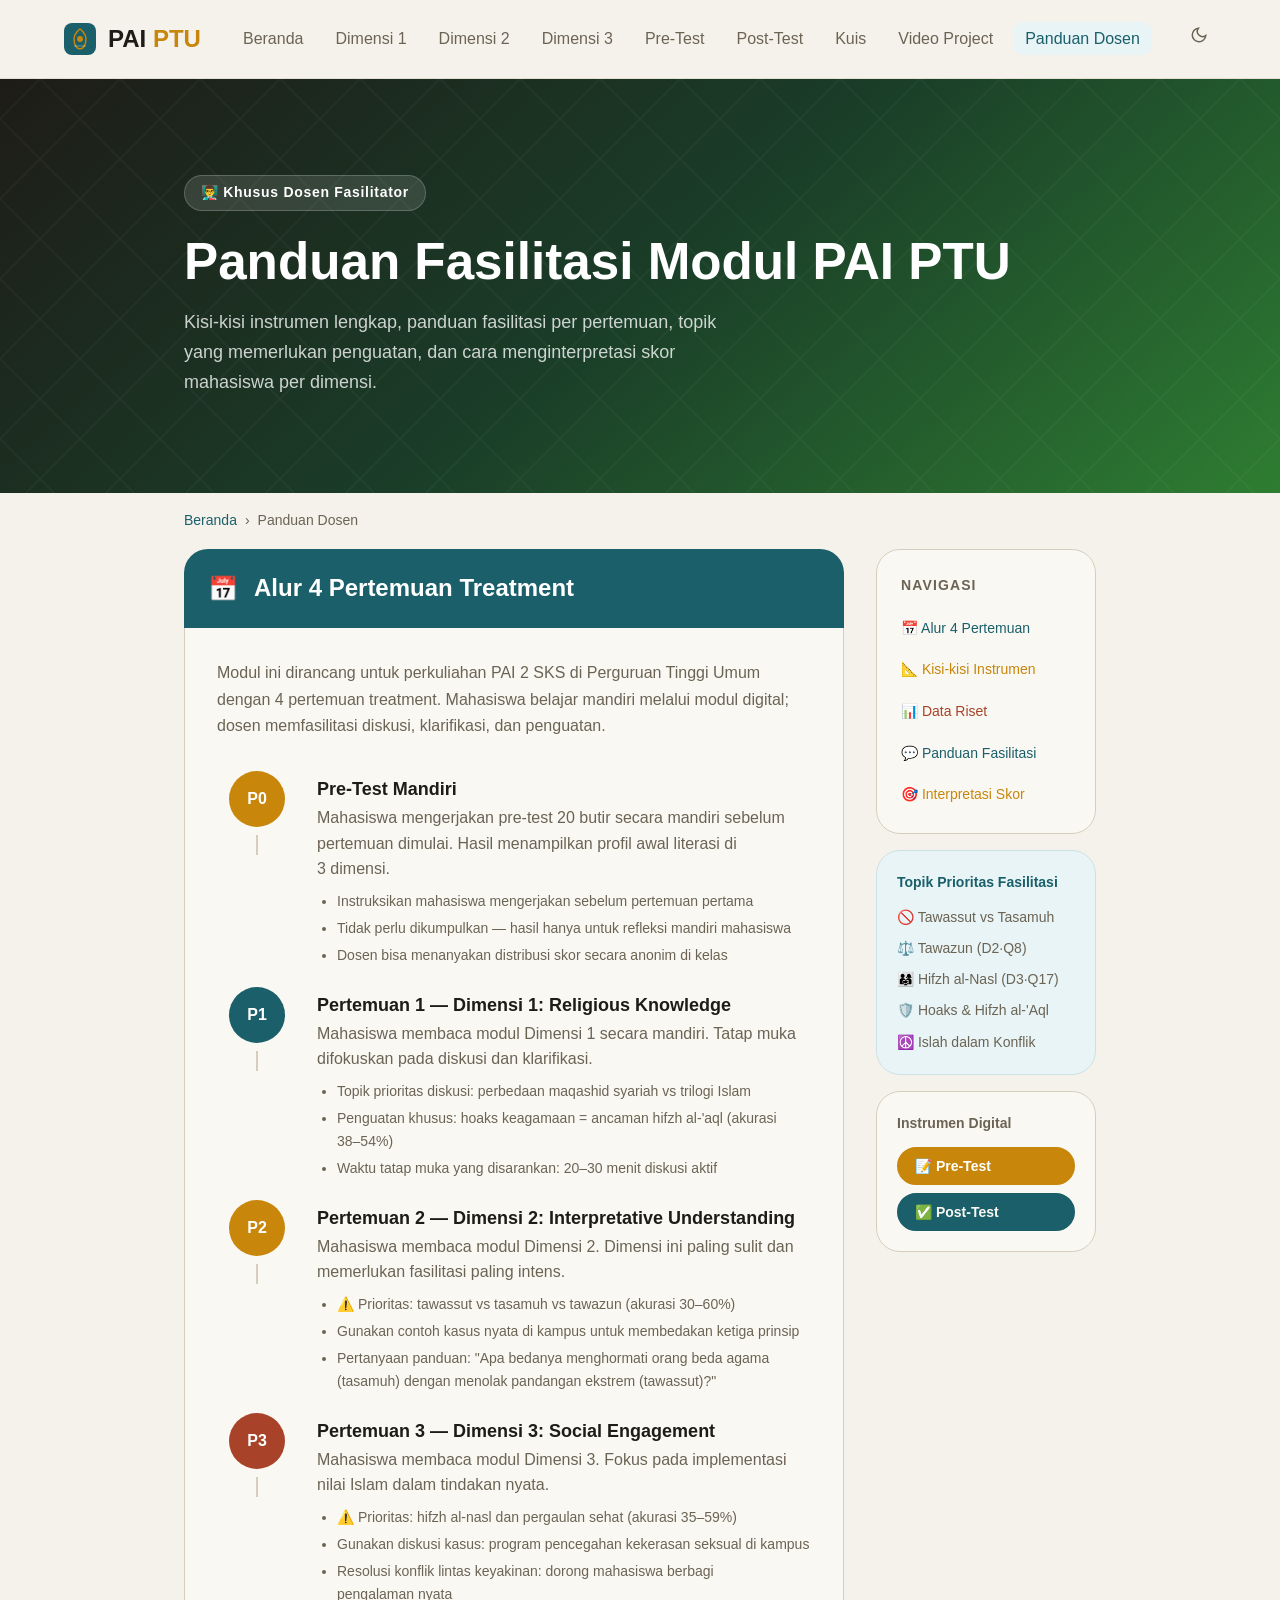
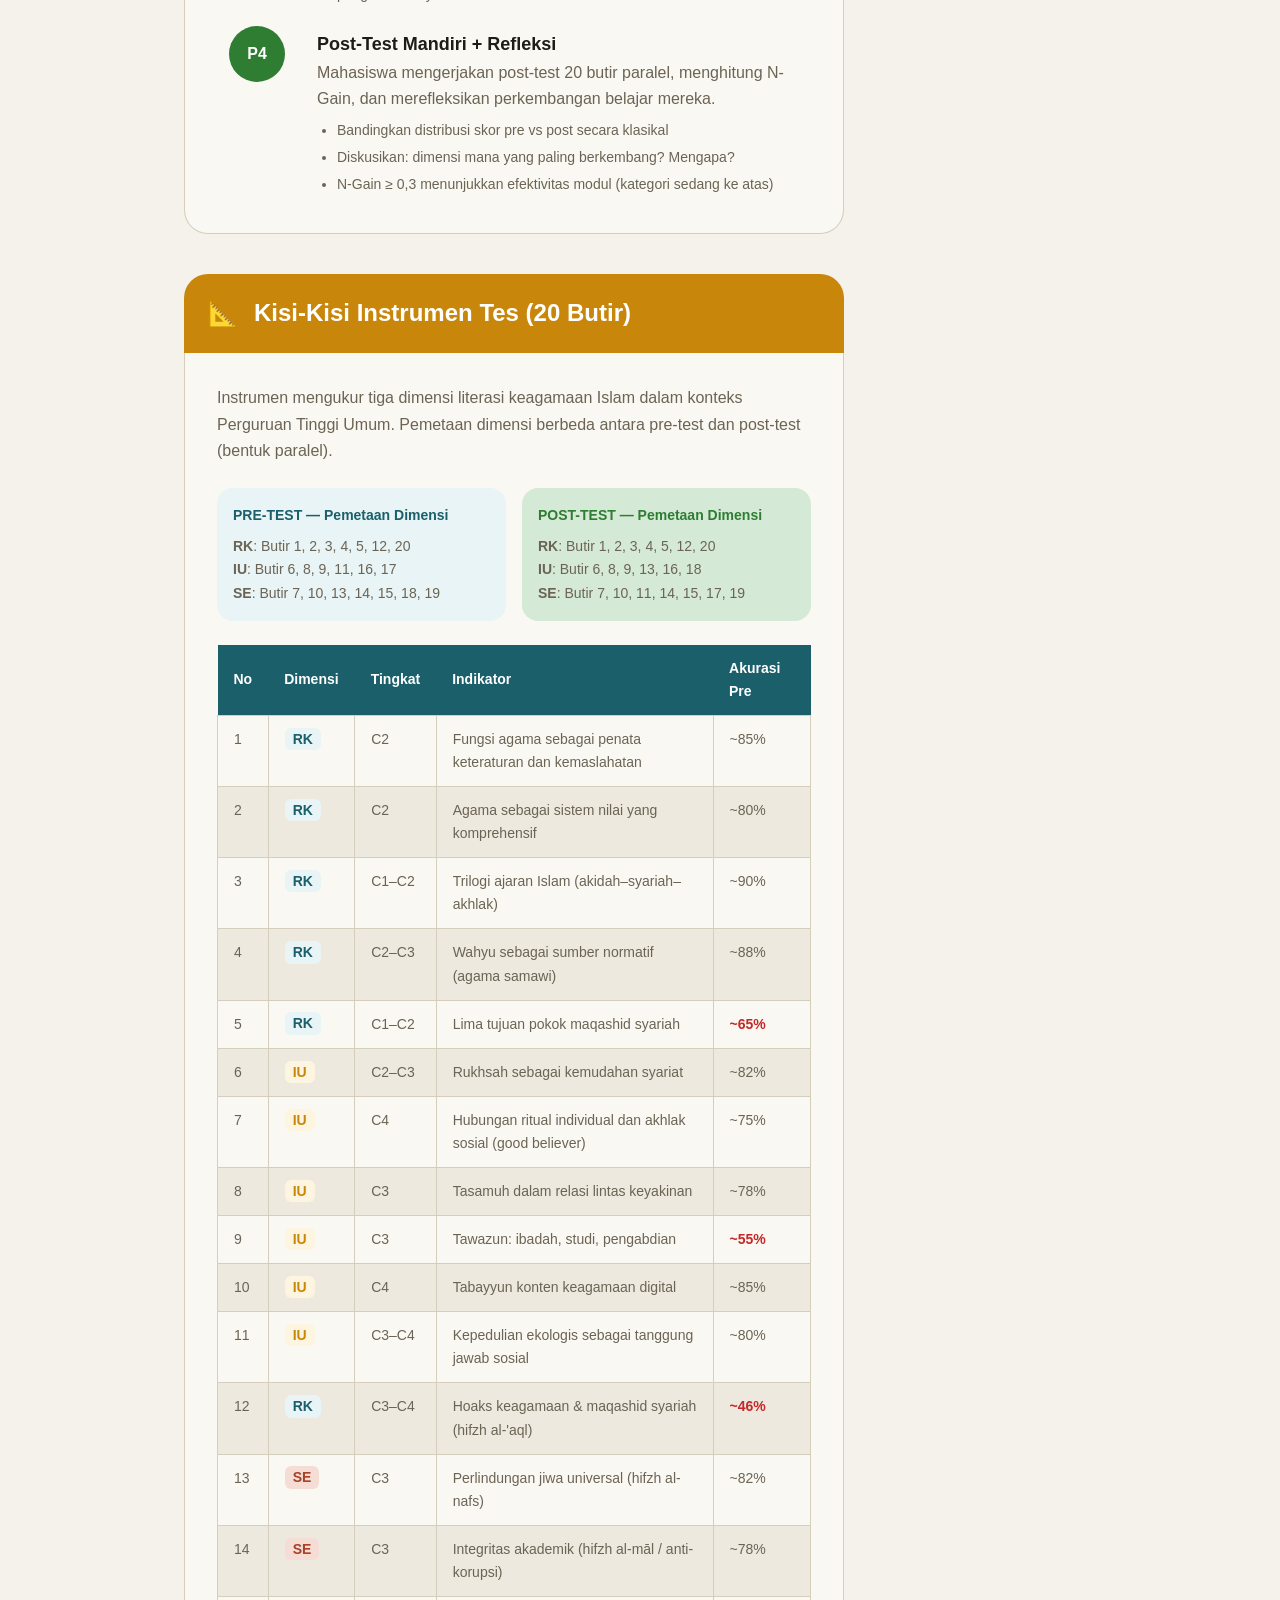
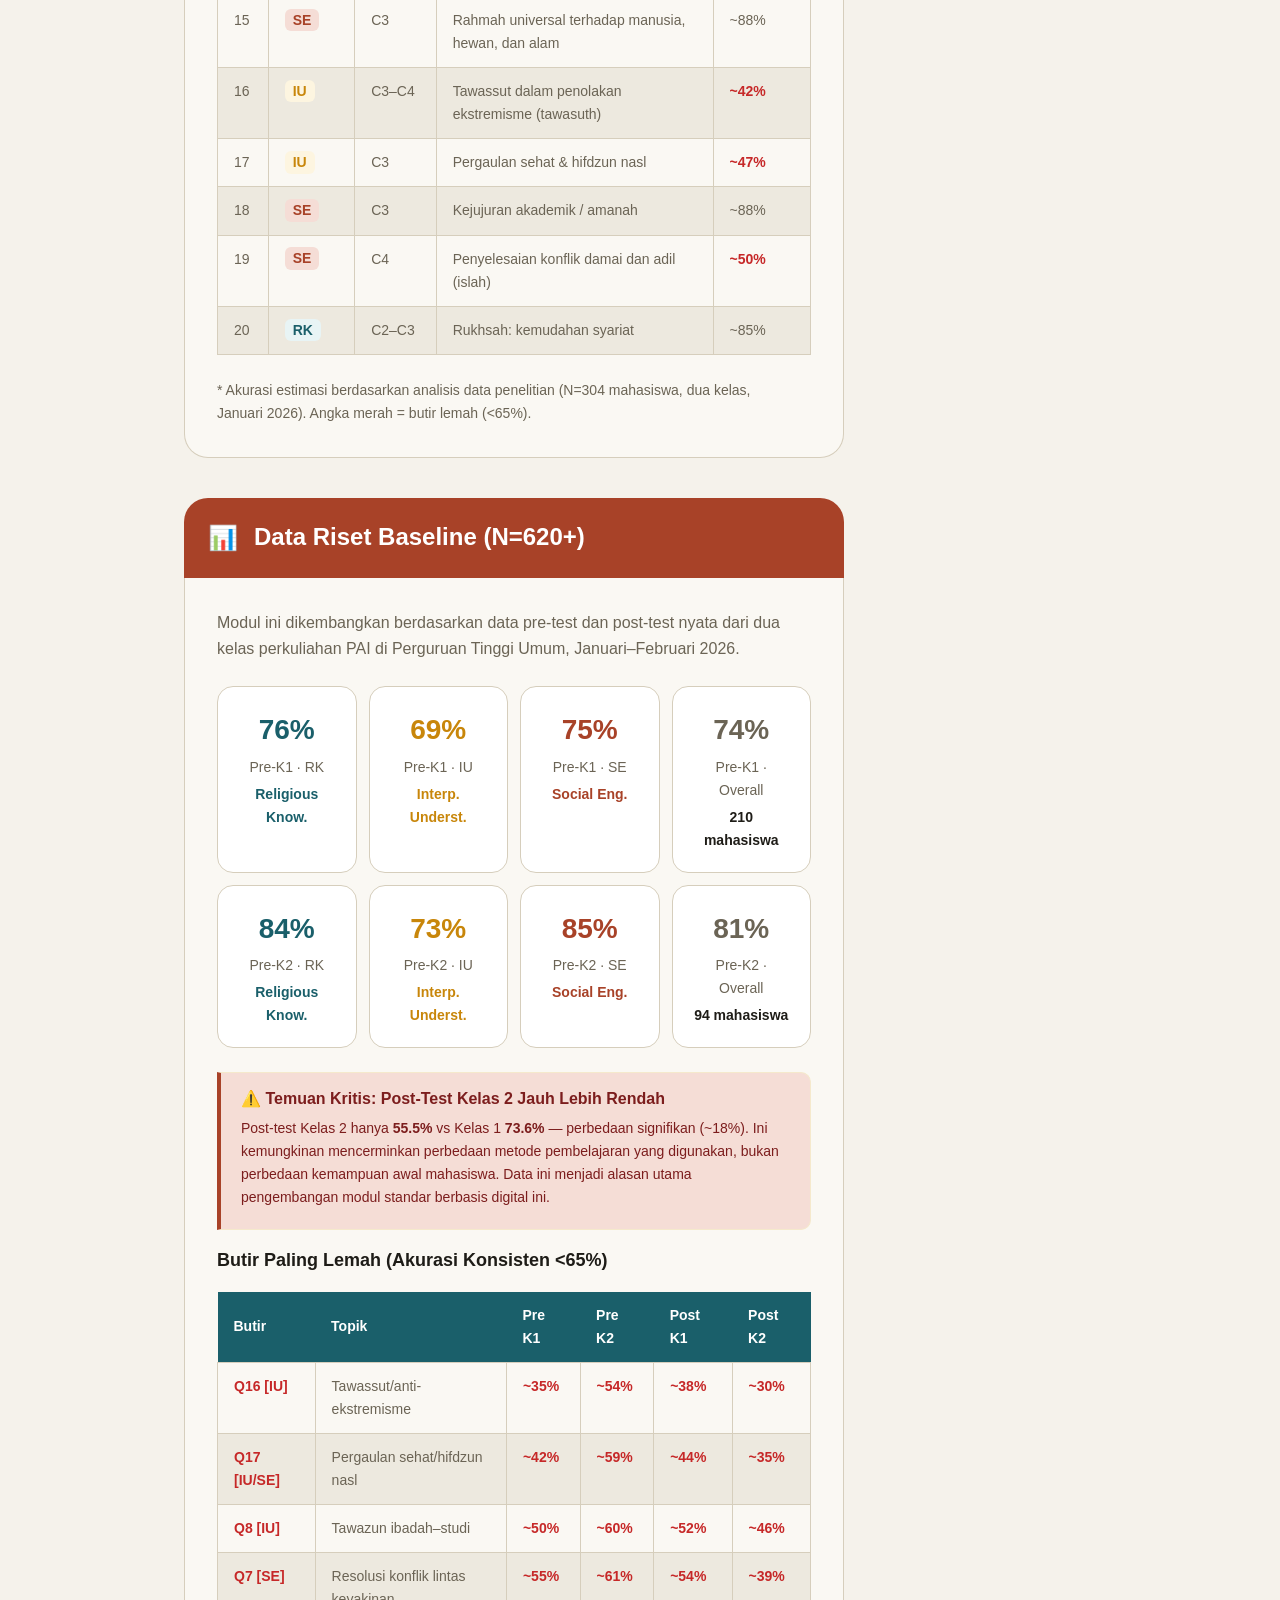
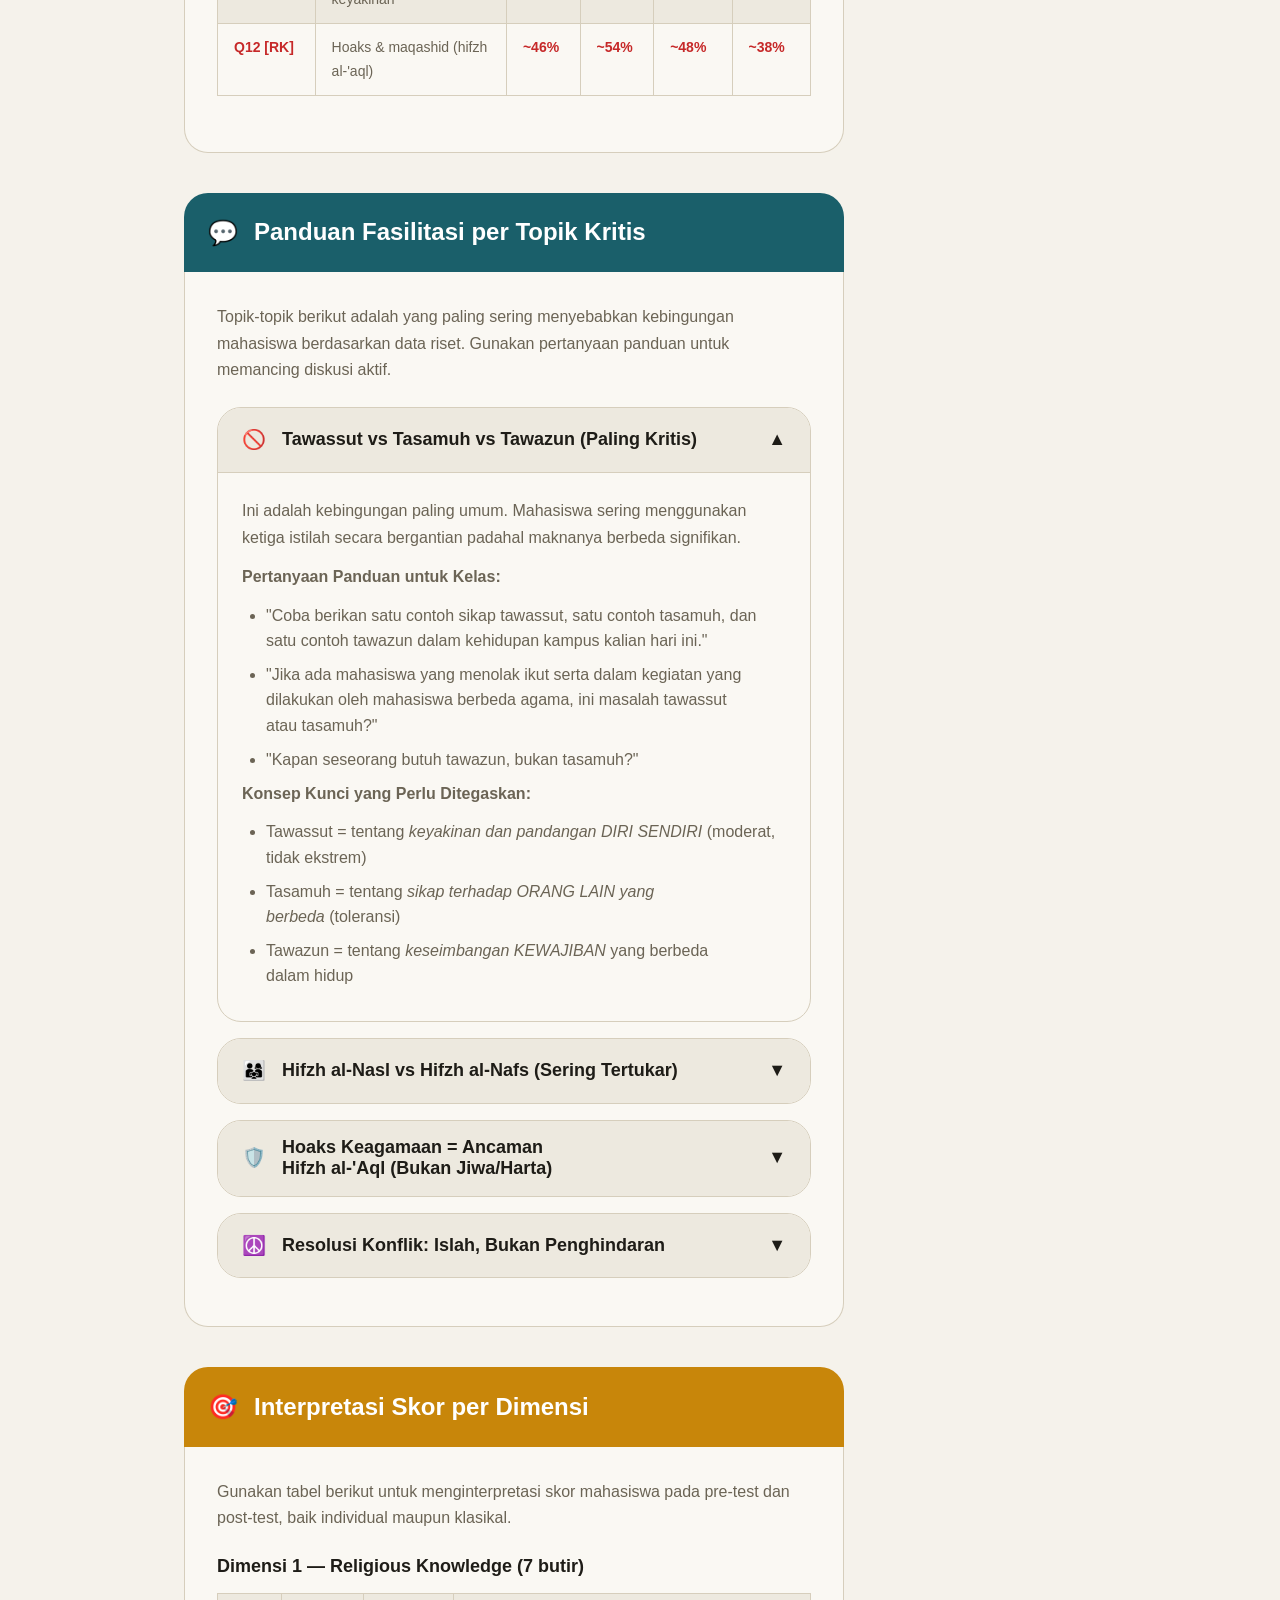
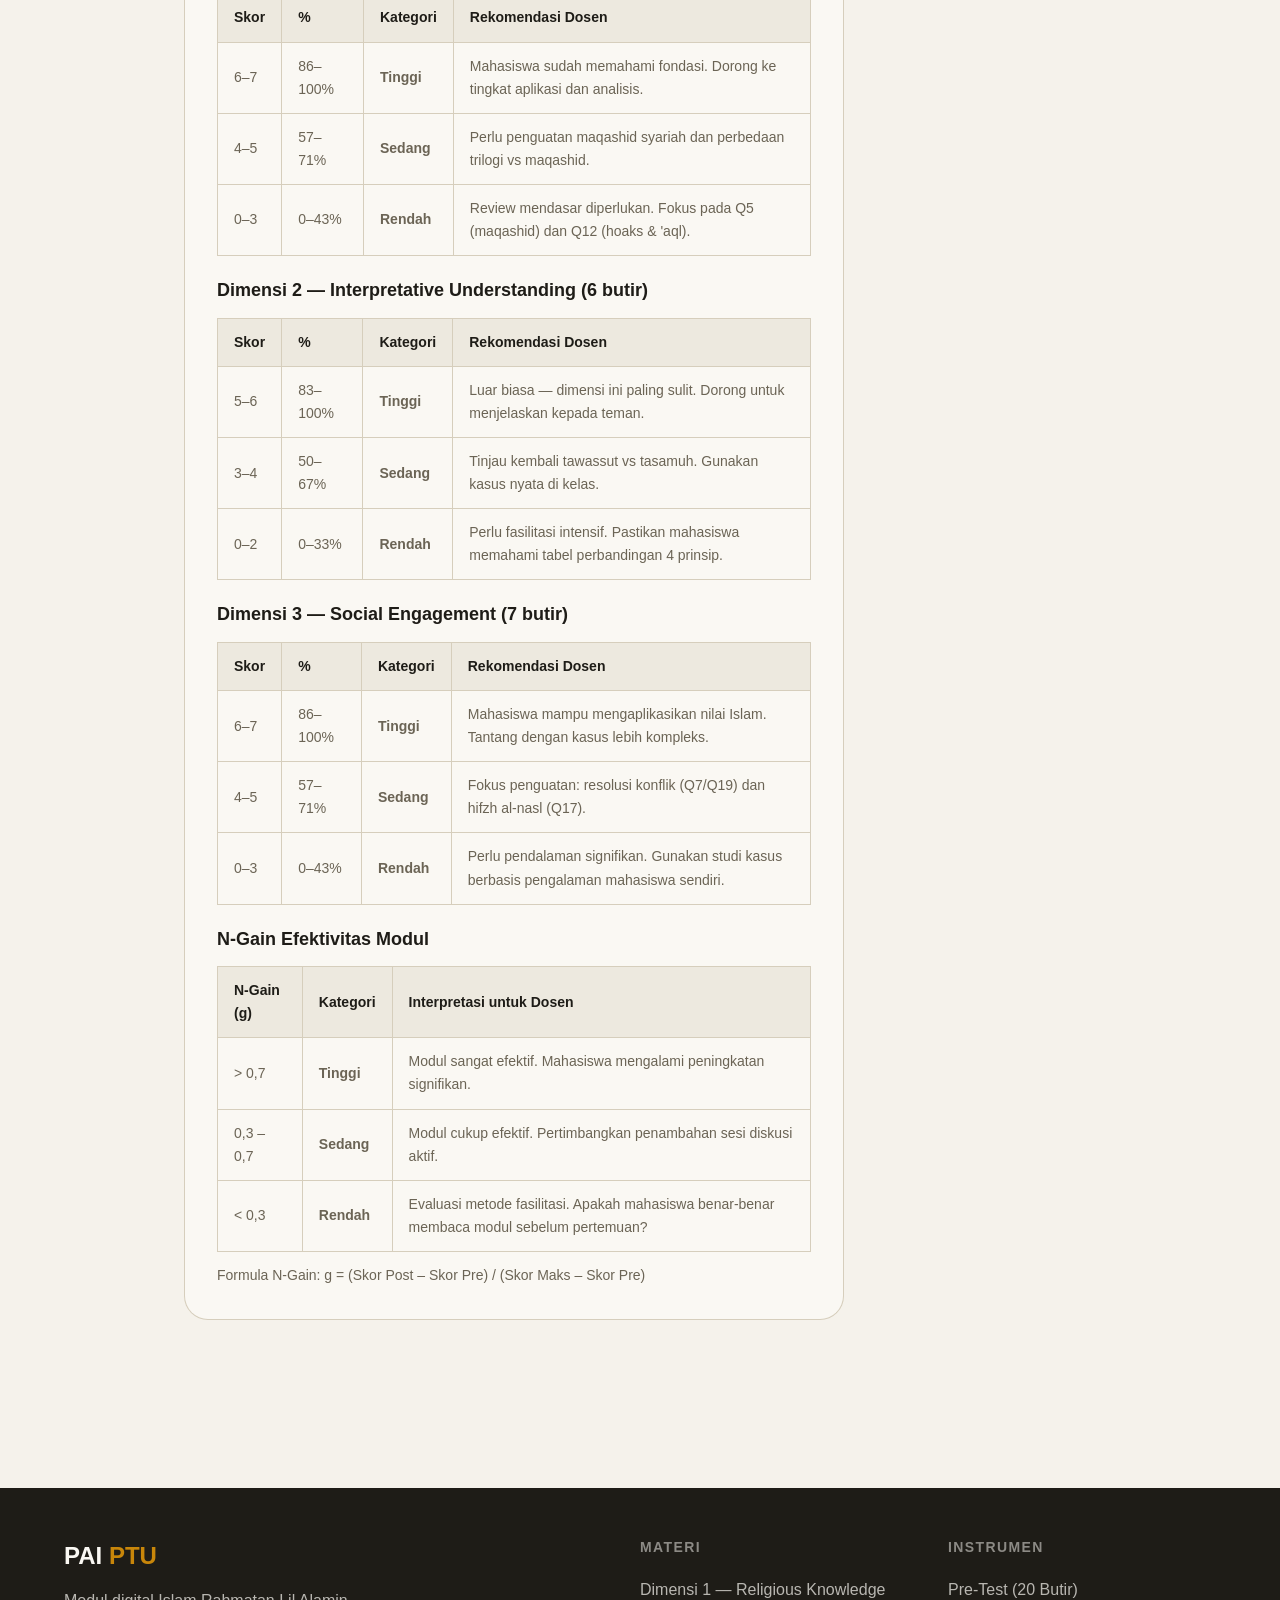
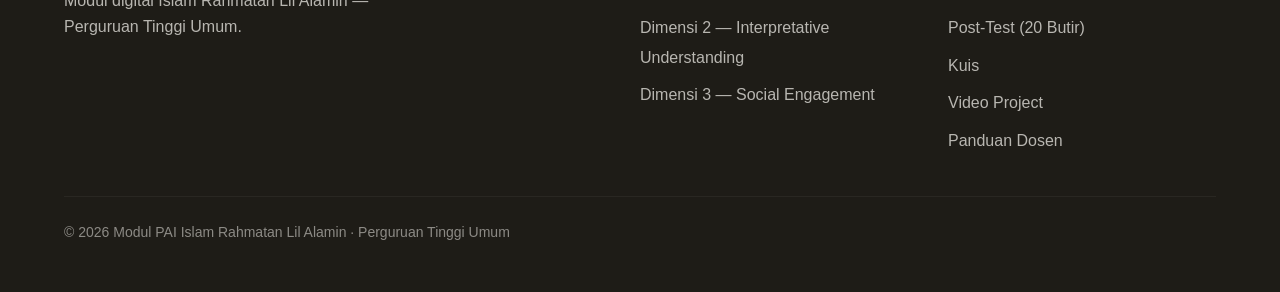
<file: panduan-dosen.html>
<!DOCTYPE html>
<html lang="id" data-theme="light">
<head>
  <meta charset="UTF-8" />
  <meta name="viewport" content="width=device-width, initial-scale=1.0" />
  <title>Panduan Dosen — Modul PAI PTU</title>
  <link rel="preconnect" href="https://fonts.googleapis.com"/>
  <link rel="preconnect" href="https://fonts.gstatic.com" crossorigin/>
  <link href="https://fonts.googleapis.com/css2?family=Scheherazade+New:wght@400;700&display=swap" rel="stylesheet"/>
  <link href="https://api.fontshare.com/v2/css?f[]=chillax@300,400,500,600,700&f[]=satoshi@300,400,500,700&display=swap" rel="stylesheet"/>
  <link rel="stylesheet" href="css/style.css"/>
  <style>
    .guide-hero {
      background:linear-gradient(140deg,#1e1c17 0%,#1a3d28 50%,#2e7d32 100%);
      color:white; padding-block:clamp(3.5rem,8vw,6rem);
      position:relative; overflow:hidden;
    }
    .guide-hero::before {
      content:''; position:absolute; inset:0;
      background-image:url("data:image/svg+xml,%3Csvg xmlns='http://www.w3.org/2000/svg' width='80' height='80' viewBox='0 0 80 80'%3E%3Cpath d='M40 0L80 40L40 80L0 40Z' fill='none' stroke='rgba(255,255,255,0.04)' stroke-width='1.5'/%3E%3C/svg%3E");
      pointer-events:none;
    }
    .guide-hero-inner { position:relative; z-index:1; }
    .guide-hero h1 { color:white; font-size:var(--text-2xl); margin-bottom:var(--space-4); }
    .guide-hero p  { color:rgba(255,255,255,.78); max-width:56ch; }

    .guide-section { scroll-margin-top:80px; margin-bottom:var(--space-10); }
    .section-header {
      display:flex; align-items:center; gap:var(--space-4);
      padding:var(--space-5) var(--space-6);
      background:var(--color-primary); color:white;
      border-radius:var(--radius-xl) var(--radius-xl) 0 0;
    }
    .section-header h2 { color:white; font-size:var(--text-lg); margin:0; }
    .section-header .icon { font-size:1.5rem; }
    .section-body {
      background:var(--color-surface); border:1px solid var(--color-border);
      border-top:none; border-radius:0 0 var(--radius-xl) var(--radius-xl);
      padding:var(--space-8);
    }

    /* Kisi-kisi table */
    .kisi-table { width:100%; border-collapse:collapse; font-size:var(--text-xs); margin-bottom:var(--space-6); }
    .kisi-table th { background:var(--color-primary); color:white; padding:var(--space-3) var(--space-4); text-align:left; font-size:var(--text-xs); }
    .kisi-table td { border:1px solid var(--color-border); padding:var(--space-3) var(--space-4); color:var(--color-text-muted); vertical-align:top; }
    .kisi-table tr:nth-child(even) td { background:var(--color-surface-offset); }
    .kisi-table .dim-rk { background:var(--color-primary-light); color:var(--color-primary); font-weight:700; border-radius:var(--radius-sm); padding:.2rem .5rem; white-space:nowrap; }
    .kisi-table .dim-iu { background:var(--color-gold-light); color:var(--color-gold); font-weight:700; border-radius:var(--radius-sm); padding:.2rem .5rem; white-space:nowrap; }
    .kisi-table .dim-se { background:var(--color-secondary-highlight); color:var(--color-secondary); font-weight:700; border-radius:var(--radius-sm); padding:.2rem .5rem; white-space:nowrap; }
    .kisi-table .weak { color:#c62828; font-weight:700; }

    /* Akurasi chart */
    .akurasi-grid { display:grid; grid-template-columns:repeat(4,1fr); gap:var(--space-3); margin-bottom:var(--space-6); }
    @media(max-width:640px){ .akurasi-grid{grid-template-columns:repeat(2,1fr);} }
    .akurasi-card { background:var(--color-surface-2); border:1px solid var(--color-border);
      border-radius:var(--radius-lg); padding:var(--space-5); text-align:center; }
    .akurasi-card .a-num { font-family:var(--font-display); font-size:1.75rem; font-weight:700; }
    .akurasi-card .a-label { font-size:var(--text-xs); color:var(--color-text-muted); margin-top:2px; }
    .akurasi-card .a-sub { font-size:var(--text-xs); font-weight:700; margin-top:4px; }

    /* Panduan fasilitasi */
    .fasil-card { border:1px solid var(--color-border); border-radius:var(--radius-xl);
      overflow:hidden; margin-bottom:var(--space-4); }
    .fasil-header { background:var(--color-surface-offset); padding:var(--space-4) var(--space-6);
      display:flex; align-items:center; gap:var(--space-4); cursor:pointer; }
    .fasil-header h3 { font-size:var(--text-base); font-weight:700; margin:0; flex:1; }
    .fasil-body { padding:var(--space-6); border-top:1px solid var(--color-border); }
    .fasil-body p { font-size:var(--text-sm); color:var(--color-text-muted); margin-bottom:var(--space-3); line-height:1.7; }
    .fasil-body ul { padding-left:var(--space-6); }
    .fasil-body li { font-size:var(--text-sm); color:var(--color-text-muted); margin-bottom:var(--space-2); line-height:1.6; }

    /* Interpretasi skor */
    .interp-table { width:100%; border-collapse:collapse; font-size:var(--text-xs); }
    .interp-table th { background:var(--color-surface-offset); padding:var(--space-3) var(--space-4); text-align:left; border:1px solid var(--color-border); font-weight:700; }
    .interp-table td { border:1px solid var(--color-border); padding:var(--space-3) var(--space-4); color:var(--color-text-muted); }
    .cat-tinggi { color:var(--color-success); font-weight:700; }
    .cat-sedang { color:var(--color-gold); font-weight:700; }
    .cat-rendah { color:var(--color-error); font-weight:700; }

    /* Info box */
    .info-box {
      background:var(--color-gold-light); border:1px solid var(--color-gold-highlight);
      border-left:4px solid var(--color-gold);
      border-radius:0 var(--radius-md) var(--radius-md) 0;
      padding:var(--space-4) var(--space-5); margin-block: var(--space-4);
    }
    .info-box h5 { font-size:var(--text-sm); font-weight:700; color:#92400e; margin-bottom:var(--space-2); }
    .info-box p, .info-box li { font-size:var(--text-xs); color:#78350f; margin-bottom:var(--space-1); }
    .info-box ul { padding-left: var(--space-5); }

    .week-timeline { display:grid; gap:var(--space-4); }
    .week-item { display:grid; grid-template-columns:80px 1fr; gap:var(--space-5); align-items:start; }
    .week-dot { display:flex; flex-direction:column; align-items:center; gap:var(--space-2); }
    .week-circle { width:56px; height:56px; border-radius:var(--radius-full);
      display:flex; align-items:center; justify-content:center;
      font-family:var(--font-display); font-weight:700; font-size:var(--text-sm); color:white; }
    .week-line { width:2px; flex:1; min-height:20px; background:var(--color-border); }
    .week-content { padding-top:var(--space-2); }
    .week-content h4 { font-size:var(--text-base); font-weight:700; margin-bottom:var(--space-1); }
    .week-content p { font-size:var(--text-sm); color:var(--color-text-muted); margin-bottom:var(--space-2); line-height:1.6; }
    .week-content ul { padding-left:var(--space-5); }
    .week-content li { font-size:var(--text-xs); color:var(--color-text-muted); margin-bottom:var(--space-1); }
  </style>
</head>
<body>

<header class="site-header">
  <div class="container container--wide">
    <nav class="nav-inner">
      <a href="index.html" class="nav-logo">
        <svg width="32" height="32" viewBox="0 0 32 32" fill="none">
          <rect width="32" height="32" rx="8" fill="#1a5f6a"/>
          <path d="M16 6C16 6 10 10 10 16C10 22 13 26 16 26C19 26 22 22 22 16C22 10 16 6 16 6Z" fill="none" stroke="#c8860a" stroke-width="1.5"/>
          <circle cx="16" cy="16" r="3" fill="#c8860a"/>
          <path d="M10 23h12" stroke="rgba(255,255,255,.35)" stroke-width="1"/>
        </svg>
        <span>PAI <span style="color:var(--color-gold)">PTU</span></span>
      </a>
      <ul class="nav-links" role="list">
        <li><a href="index.html">Beranda</a></li>
        <li><a href="dim1-rk.html">Dimensi 1</a></li>
        <li><a href="dim2-iu.html">Dimensi 2</a></li>
        <li><a href="dim3-se.html">Dimensi 3</a></li>
        <li><a href="pretest.html">Pre-Test</a></li>
        <li><a href="posttest.html">Post-Test</a></li>
        <li><a href="kuis.html">Kuis</a></li>
        <li><a href="video-project.html">Video Project</a></li>
        <li><a href="panduan-dosen.html" class="active">Panduan Dosen</a></li>
      </ul>
      <div class="nav-actions">
        <button class="btn-theme" data-theme-toggle aria-label="Toggle tema"></button>
        <button class="nav-mobile-btn" aria-expanded="false">
          <svg width="22" height="22" viewBox="0 0 24 24" fill="none" stroke="currentColor" stroke-width="2"><path d="M3 12h18M3 6h18M3 18h18"/></svg>
        </button>
      </div>
    </nav>
  </div>
</header>

<main>

<section class="guide-hero">
  <div class="container guide-hero-inner">
    <div style="display:inline-flex;align-items:center;gap:var(--space-2);background:rgba(255,255,255,.12);border:1px solid rgba(255,255,255,.2);color:white;border-radius:var(--radius-full);padding:.35rem var(--space-4);font-size:var(--text-xs);font-weight:700;letter-spacing:.05em;margin-bottom:var(--space-5);">
      👨‍🏫 Khusus Dosen Fasilitator
    </div>
    <h1>Panduan Fasilitasi Modul PAI PTU</h1>
    <p>Kisi-kisi instrumen lengkap, panduan fasilitasi per pertemuan, topik yang memerlukan penguatan, dan cara menginterpretasi skor mahasiswa per dimensi.</p>
  </div>
</section>

<div class="container" style="padding-block:var(--space-4);">
  <div style="display:flex;align-items:center;gap:var(--space-2);font-size:var(--text-xs);color:var(--color-text-muted);">
    <a href="index.html" style="color:var(--color-primary);">Beranda</a>
    <span>›</span><span>Panduan Dosen</span>
  </div>
</div>

<div class="container" style="display:grid;grid-template-columns:1fr min(220px,26%);gap:var(--space-8);align-items:start;padding-bottom:var(--space-16);">

  <div>

    <!-- ═══ 1. ALUR PERKULIAHAN ═══ -->
    <div class="guide-section reveal" id="alur">
      <div class="section-header">
        <div class="icon">📅</div>
        <h2>Alur 4 Pertemuan Treatment</h2>
      </div>
      <div class="section-body">
        <p style="font-size:var(--text-sm);color:var(--color-text-muted);margin-bottom:var(--space-8);">Modul ini dirancang untuk perkuliahan PAI 2 SKS di Perguruan Tinggi Umum dengan 4 pertemuan treatment. Mahasiswa belajar mandiri melalui modul digital; dosen memfasilitasi diskusi, klarifikasi, dan penguatan.</p>
        <div class="week-timeline">
          <div class="week-item">
            <div class="week-dot">
              <div class="week-circle" style="background:var(--color-gold);">P0</div>
              <div class="week-line"></div>
            </div>
            <div class="week-content">
              <h4>Pre-Test Mandiri</h4>
              <p>Mahasiswa mengerjakan pre-test 20 butir secara mandiri sebelum pertemuan dimulai. Hasil menampilkan profil awal literasi di 3 dimensi.</p>
              <ul>
                <li>Instruksikan mahasiswa mengerjakan sebelum pertemuan pertama</li>
                <li>Tidak perlu dikumpulkan — hasil hanya untuk refleksi mandiri mahasiswa</li>
                <li>Dosen bisa menanyakan distribusi skor secara anonim di kelas</li>
              </ul>
            </div>
          </div>
          <div class="week-item">
            <div class="week-dot">
              <div class="week-circle" style="background:var(--color-primary);">P1</div>
              <div class="week-line"></div>
            </div>
            <div class="week-content">
              <h4>Pertemuan 1 — Dimensi 1: Religious Knowledge</h4>
              <p>Mahasiswa membaca modul Dimensi 1 secara mandiri. Tatap muka difokuskan pada diskusi dan klarifikasi.</p>
              <ul>
                <li>Topik prioritas diskusi: perbedaan maqashid syariah vs trilogi Islam</li>
                <li>Penguatan khusus: hoaks keagamaan = ancaman hifzh al-'aql (akurasi 38–54%)</li>
                <li>Waktu tatap muka yang disarankan: 20–30 menit diskusi aktif</li>
              </ul>
            </div>
          </div>
          <div class="week-item">
            <div class="week-dot">
              <div class="week-circle" style="background:var(--color-gold);">P2</div>
              <div class="week-line"></div>
            </div>
            <div class="week-content">
              <h4>Pertemuan 2 — Dimensi 2: Interpretative Understanding</h4>
              <p>Mahasiswa membaca modul Dimensi 2. Dimensi ini paling sulit dan memerlukan fasilitasi paling intens.</p>
              <ul>
                <li>⚠️ Prioritas: tawassut vs tasamuh vs tawazun (akurasi 30–60%)</li>
                <li>Gunakan contoh kasus nyata di kampus untuk membedakan ketiga prinsip</li>
                <li>Pertanyaan panduan: "Apa bedanya menghormati orang beda agama (tasamuh) dengan menolak pandangan ekstrem (tawassut)?"</li>
              </ul>
            </div>
          </div>
          <div class="week-item">
            <div class="week-dot">
              <div class="week-circle" style="background:var(--color-secondary);">P3</div>
              <div class="week-line"></div>
            </div>
            <div class="week-content">
              <h4>Pertemuan 3 — Dimensi 3: Social Engagement</h4>
              <p>Mahasiswa membaca modul Dimensi 3. Fokus pada implementasi nilai Islam dalam tindakan nyata.</p>
              <ul>
                <li>⚠️ Prioritas: hifzh al-nasl dan pergaulan sehat (akurasi 35–59%)</li>
                <li>Gunakan diskusi kasus: program pencegahan kekerasan seksual di kampus</li>
                <li>Resolusi konflik lintas keyakinan: dorong mahasiswa berbagi pengalaman nyata</li>
              </ul>
            </div>
          </div>
          <div class="week-item">
            <div class="week-dot">
              <div class="week-circle" style="background:var(--color-success);">P4</div>
              <div style="width:2px;height:20px;background:transparent;"></div>
            </div>
            <div class="week-content">
              <h4>Post-Test Mandiri + Refleksi</h4>
              <p>Mahasiswa mengerjakan post-test 20 butir paralel, menghitung N-Gain, dan merefleksikan perkembangan belajar mereka.</p>
              <ul>
                <li>Bandingkan distribusi skor pre vs post secara klasikal</li>
                <li>Diskusikan: dimensi mana yang paling berkembang? Mengapa?</li>
                <li>N-Gain ≥ 0,3 menunjukkan efektivitas modul (kategori sedang ke atas)</li>
              </ul>
            </div>
          </div>
        </div>
      </div>
    </div>

    <!-- ═══ 2. KISI-KISI INSTRUMEN ═══ -->
    <div class="guide-section reveal" id="kisi-kisi">
      <div class="section-header" style="background:var(--color-gold);">
        <div class="icon">📐</div>
        <h2>Kisi-Kisi Instrumen Tes (20 Butir)</h2>
      </div>
      <div class="section-body">
        <p style="font-size:var(--text-sm);color:var(--color-text-muted);margin-bottom:var(--space-6);">Instrumen mengukur tiga dimensi literasi keagamaan Islam dalam konteks Perguruan Tinggi Umum. Pemetaan dimensi berbeda antara pre-test dan post-test (bentuk paralel).</p>
        <div style="display:grid;grid-template-columns:repeat(2,1fr);gap:var(--space-4);margin-bottom:var(--space-6);">
          <div style="background:var(--color-primary-light);border-radius:var(--radius-lg);padding:var(--space-4);">
            <p style="font-size:var(--text-xs);font-weight:700;color:var(--color-primary);margin-bottom:var(--space-2);">PRE-TEST — Pemetaan Dimensi</p>
            <p style="font-size:var(--text-xs);color:var(--color-text-muted);margin:0;"><strong>RK</strong>: Butir 1, 2, 3, 4, 5, 12, 20</p>
            <p style="font-size:var(--text-xs);color:var(--color-text-muted);margin:0;"><strong>IU</strong>: Butir 6, 8, 9, 11, 16, 17</p>
            <p style="font-size:var(--text-xs);color:var(--color-text-muted);margin:0;"><strong>SE</strong>: Butir 7, 10, 13, 14, 15, 18, 19</p>
          </div>
          <div style="background:var(--color-success-highlight);border-radius:var(--radius-lg);padding:var(--space-4);">
            <p style="font-size:var(--text-xs);font-weight:700;color:var(--color-success);margin-bottom:var(--space-2);">POST-TEST — Pemetaan Dimensi</p>
            <p style="font-size:var(--text-xs);color:var(--color-text-muted);margin:0;"><strong>RK</strong>: Butir 1, 2, 3, 4, 5, 12, 20</p>
            <p style="font-size:var(--text-xs);color:var(--color-text-muted);margin:0;"><strong>IU</strong>: Butir 6, 8, 9, 13, 16, 18</p>
            <p style="font-size:var(--text-xs);color:var(--color-text-muted);margin:0;"><strong>SE</strong>: Butir 7, 10, 11, 14, 15, 17, 19</p>
          </div>
        </div>
        <div style="overflow-x:auto;">
        <table class="kisi-table">
          <thead>
            <tr>
              <th>No</th>
              <th>Dimensi</th>
              <th>Tingkat</th>
              <th>Indikator</th>
              <th>Akurasi Pre</th>
            </tr>
          </thead>
          <tbody>
            <tr><td>1</td><td><span class="dim-rk">RK</span></td><td>C2</td><td>Fungsi agama sebagai penata keteraturan dan kemaslahatan</td><td>~85%</td></tr>
            <tr><td>2</td><td><span class="dim-rk">RK</span></td><td>C2</td><td>Agama sebagai sistem nilai yang komprehensif</td><td>~80%</td></tr>
            <tr><td>3</td><td><span class="dim-rk">RK</span></td><td>C1–C2</td><td>Trilogi ajaran Islam (akidah–syariah–akhlak)</td><td>~90%</td></tr>
            <tr><td>4</td><td><span class="dim-rk">RK</span></td><td>C2–C3</td><td>Wahyu sebagai sumber normatif (agama samawi)</td><td>~88%</td></tr>
            <tr><td>5</td><td><span class="dim-rk">RK</span></td><td>C1–C2</td><td>Lima tujuan pokok maqashid syariah</td><td class="weak">~65%</td></tr>
            <tr><td>6</td><td><span class="dim-iu">IU</span></td><td>C2–C3</td><td>Rukhsah sebagai kemudahan syariat</td><td>~82%</td></tr>
            <tr><td>7</td><td><span class="dim-iu">IU</span></td><td>C4</td><td>Hubungan ritual individual dan akhlak sosial (good believer)</td><td>~75%</td></tr>
            <tr><td>8</td><td><span class="dim-iu">IU</span></td><td>C3</td><td>Tasamuh dalam relasi lintas keyakinan</td><td>~78%</td></tr>
            <tr><td>9</td><td><span class="dim-iu">IU</span></td><td>C3</td><td>Tawazun: ibadah, studi, pengabdian</td><td class="weak">~55%</td></tr>
            <tr><td>10</td><td><span class="dim-iu">IU</span></td><td>C4</td><td>Tabayyun konten keagamaan digital</td><td>~85%</td></tr>
            <tr><td>11</td><td><span class="dim-iu">IU</span></td><td>C3–C4</td><td>Kepedulian ekologis sebagai tanggung jawab sosial</td><td>~80%</td></tr>
            <tr><td>12</td><td><span class="dim-rk">RK</span></td><td>C3–C4</td><td>Hoaks keagamaan & maqashid syariah (hifzh al-'aql)</td><td class="weak">~46%</td></tr>
            <tr><td>13</td><td><span class="dim-se">SE</span></td><td>C3</td><td>Perlindungan jiwa universal (hifzh al-nafs)</td><td>~82%</td></tr>
            <tr><td>14</td><td><span class="dim-se">SE</span></td><td>C3</td><td>Integritas akademik (hifzh al-māl / anti-korupsi)</td><td>~78%</td></tr>
            <tr><td>15</td><td><span class="dim-se">SE</span></td><td>C3</td><td>Rahmah universal terhadap manusia, hewan, dan alam</td><td>~88%</td></tr>
            <tr><td>16</td><td><span class="dim-iu">IU</span></td><td>C3–C4</td><td>Tawassut dalam penolakan ekstremisme (tawasuth)</td><td class="weak">~42%</td></tr>
            <tr><td>17</td><td><span class="dim-iu">IU</span></td><td>C3</td><td>Pergaulan sehat & hifdzun nasl</td><td class="weak">~47%</td></tr>
            <tr><td>18</td><td><span class="dim-se">SE</span></td><td>C3</td><td>Kejujuran akademik / amanah</td><td>~88%</td></tr>
            <tr><td>19</td><td><span class="dim-se">SE</span></td><td>C4</td><td>Penyelesaian konflik damai dan adil (islah)</td><td class="weak">~50%</td></tr>
            <tr><td>20</td><td><span class="dim-rk">RK</span></td><td>C2–C3</td><td>Rukhsah: kemudahan syariat</td><td>~85%</td></tr>
          </tbody>
        </table>
        </div>
        <p style="font-size:var(--text-xs);color:var(--color-text-muted);">* Akurasi estimasi berdasarkan analisis data penelitian (N=304 mahasiswa, dua kelas, Januari 2026). Angka merah = butir lemah (&lt;65%).</p>
      </div>
    </div>

    <!-- ═══ 3. DATA RISET ═══ -->
    <div class="guide-section reveal" id="data-riset">
      <div class="section-header" style="background:var(--color-secondary);">
        <div class="icon">📊</div>
        <h2>Data Riset Baseline (N=620+)</h2>
      </div>
      <div class="section-body">
        <p style="font-size:var(--text-sm);color:var(--color-text-muted);margin-bottom:var(--space-6);">Modul ini dikembangkan berdasarkan data pre-test dan post-test nyata dari dua kelas perkuliahan PAI di Perguruan Tinggi Umum, Januari–Februari 2026.</p>

        <div class="akurasi-grid">
          <div class="akurasi-card">
            <div class="a-num" style="color:var(--color-primary);">76%</div>
            <div class="a-label">Pre-K1 · RK</div>
            <div class="a-sub" style="color:var(--color-primary);">Religious Know.</div>
          </div>
          <div class="akurasi-card">
            <div class="a-num" style="color:var(--color-gold);">69%</div>
            <div class="a-label">Pre-K1 · IU</div>
            <div class="a-sub" style="color:var(--color-gold);">Interp. Underst.</div>
          </div>
          <div class="akurasi-card">
            <div class="a-num" style="color:var(--color-secondary);">75%</div>
            <div class="a-label">Pre-K1 · SE</div>
            <div class="a-sub" style="color:var(--color-secondary);">Social Eng.</div>
          </div>
          <div class="akurasi-card">
            <div class="a-num" style="color:var(--color-text-muted);">74%</div>
            <div class="a-label">Pre-K1 · Overall</div>
            <div class="a-sub">210 mahasiswa</div>
          </div>
          <div class="akurasi-card">
            <div class="a-num" style="color:var(--color-primary);">84%</div>
            <div class="a-label">Pre-K2 · RK</div>
            <div class="a-sub" style="color:var(--color-primary);">Religious Know.</div>
          </div>
          <div class="akurasi-card">
            <div class="a-num" style="color:var(--color-gold);">73%</div>
            <div class="a-label">Pre-K2 · IU</div>
            <div class="a-sub" style="color:var(--color-gold);">Interp. Underst.</div>
          </div>
          <div class="akurasi-card">
            <div class="a-num" style="color:var(--color-secondary);">85%</div>
            <div class="a-label">Pre-K2 · SE</div>
            <div class="a-sub" style="color:var(--color-secondary);">Social Eng.</div>
          </div>
          <div class="akurasi-card">
            <div class="a-num" style="color:var(--color-text-muted);">81%</div>
            <div class="a-label">Pre-K2 · Overall</div>
            <div class="a-sub">94 mahasiswa</div>
          </div>
        </div>

        <div class="info-box" style="border-left-color:var(--color-secondary);background:var(--color-secondary-highlight);">
          <h5 style="color:#7c1d1d;">⚠️ Temuan Kritis: Post-Test Kelas 2 Jauh Lebih Rendah</h5>
          <p style="color:#7c1d1d;">Post-test Kelas 2 hanya <strong>55.5%</strong> vs Kelas 1 <strong>73.6%</strong> — perbedaan signifikan (~18%). Ini kemungkinan mencerminkan perbedaan metode pembelajaran yang digunakan, bukan perbedaan kemampuan awal mahasiswa. Data ini menjadi alasan utama pengembangan modul standar berbasis digital ini.</p>
        </div>

        <h3 style="font-size:var(--text-base);font-weight:700;margin-block:var(--space-5);">Butir Paling Lemah (Akurasi Konsisten &lt;65%)</h3>
        <table class="kisi-table">
          <thead>
            <tr><th>Butir</th><th>Topik</th><th>Pre K1</th><th>Pre K2</th><th>Post K1</th><th>Post K2</th></tr>
          </thead>
          <tbody>
            <tr><td class="weak">Q16 [IU]</td><td>Tawassut/anti-ekstremisme</td><td class="weak">~35%</td><td class="weak">~54%</td><td class="weak">~38%</td><td class="weak">~30%</td></tr>
            <tr><td class="weak">Q17 [IU/SE]</td><td>Pergaulan sehat/hifdzun nasl</td><td class="weak">~42%</td><td class="weak">~59%</td><td class="weak">~44%</td><td class="weak">~35%</td></tr>
            <tr><td class="weak">Q8 [IU]</td><td>Tawazun ibadah–studi</td><td class="weak">~50%</td><td class="weak">~60%</td><td class="weak">~52%</td><td class="weak">~46%</td></tr>
            <tr><td class="weak">Q7 [SE]</td><td>Resolusi konflik lintas keyakinan</td><td class="weak">~55%</td><td class="weak">~61%</td><td class="weak">~54%</td><td class="weak">~39%</td></tr>
            <tr><td class="weak">Q12 [RK]</td><td>Hoaks & maqashid (hifzh al-'aql)</td><td class="weak">~46%</td><td class="weak">~54%</td><td class="weak">~48%</td><td class="weak">~38%</td></tr>
          </tbody>
        </table>
      </div>
    </div>

    <!-- ═══ 4. PANDUAN FASILITASI ═══ -->
    <div class="guide-section reveal" id="fasilitasi">
      <div class="section-header" style="background:var(--color-primary);">
        <div class="icon">💬</div>
        <h2>Panduan Fasilitasi per Topik Kritis</h2>
      </div>
      <div class="section-body">
        <p style="font-size:var(--text-sm);color:var(--color-text-muted);margin-bottom:var(--space-6);">Topik-topik berikut adalah yang paling sering menyebabkan kebingungan mahasiswa berdasarkan data riset. Gunakan pertanyaan panduan untuk memancing diskusi aktif.</p>

        <div class="fasil-card">
          <div class="fasil-header" onclick="toggleFasil(this)">
            <span style="font-size:1.2rem;">🚫</span>
            <h3>Tawassut vs Tasamuh vs Tawazun (Paling Kritis)</h3>
            <span>▼</span>
          </div>
          <div class="fasil-body">
            <p>Ini adalah kebingungan paling umum. Mahasiswa sering menggunakan ketiga istilah secara bergantian padahal maknanya berbeda signifikan.</p>
            <p><strong>Pertanyaan Panduan untuk Kelas:</strong></p>
            <ul>
              <li>"Coba berikan satu contoh sikap tawassut, satu contoh tasamuh, dan satu contoh tawazun dalam kehidupan kampus kalian hari ini."</li>
              <li>"Jika ada mahasiswa yang menolak ikut serta dalam kegiatan yang dilakukan oleh mahasiswa berbeda agama, ini masalah tawassut atau tasamuh?"</li>
              <li>"Kapan seseorang butuh tawazun, bukan tasamuh?"</li>
            </ul>
            <p><strong>Konsep Kunci yang Perlu Ditegaskan:</strong></p>
            <ul>
              <li>Tawassut = tentang <em>keyakinan dan pandangan DIRI SENDIRI</em> (moderat, tidak ekstrem)</li>
              <li>Tasamuh = tentang <em>sikap terhadap ORANG LAIN yang berbeda</em> (toleransi)</li>
              <li>Tawazun = tentang <em>keseimbangan KEWAJIBAN</em> yang berbeda dalam hidup</li>
            </ul>
          </div>
        </div>

        <div class="fasil-card">
          <div class="fasil-header" onclick="toggleFasil(this)">
            <span style="font-size:1.2rem;">👨‍👩‍👧</span>
            <h3>Hifzh al-Nasl vs Hifzh al-Nafs (Sering Tertukar)</h3>
            <span>▼</span>
          </div>
          <div class="fasil-body">
            <p>Mahasiswa sering memilih "menjaga jiwa (nafs)" untuk pertanyaan tentang pergaulan sehat. Padahal nafs berkaitan dengan keselamatan fisik/mental, sedangkan nasl berkaitan dengan keberlangsungan dan martabat keturunan.</p>
            <p><strong>Pertanyaan Panduan:</strong></p>
            <ul>
              <li>"Mengapa Islam melarang zina? Apakah karena bahaya terhadap jiwa (nafs), atau karena implikasinya terhadap keturunan (nasl)? Atau keduanya?"</li>
              <li>"Apa hubungan antara edukasi pencegahan kekerasan seksual di kampus dengan maqashid syariah?"</li>
            </ul>
            <p><strong>Penegasan:</strong> Nafs = keselamatan fisik dan mental. Nasl = keberlangsungan, martabat, dan kualitas keturunan manusia. Pergaulan sehat melindungi keduanya, tetapi yang paling langsung terkait adalah nasl.</p>
          </div>
        </div>

        <div class="fasil-card">
          <div class="fasil-header" onclick="toggleFasil(this)">
            <span style="font-size:1.2rem;">🛡️</span>
            <h3>Hoaks Keagamaan = Ancaman Hifzh al-'Aql (Bukan Jiwa/Harta)</h3>
            <span>▼</span>
          </div>
          <div class="fasil-body">
            <p>Mahasiswa sering memilih "jiwa (nafs)" untuk pertanyaan tentang hoaks karena hoaks terasa "berbahaya" — padahal bahaya yang paling langsung adalah pada kemampuan berpikir rasional ('aql).</p>
            <p><strong>Pertanyaan Panduan:</strong></p>
            <ul>
              <li>"Ketika hoaks keagamaan tersebar, apa yang pertama kali rusak: jiwa manusia secara fisik, harta mereka, atau kemampuan mereka berpikir jernih?"</li>
              <li>"Apa hubungan antara tabayyun (verifikasi informasi) dengan hifzh al-'aql?"</li>
            </ul>
          </div>
        </div>

        <div class="fasil-card">
          <div class="fasil-header" onclick="toggleFasil(this)">
            <span style="font-size:1.2rem;">☮️</span>
            <h3>Resolusi Konflik: Islah, Bukan Penghindaran</h3>
            <span>▼</span>
          </div>
          <div class="fasil-body">
            <p>Mahasiswa sering memilih "menghindari masalah sepenuhnya" karena terasa aman. Padahal Islam mengajarkan keterlibatan aktif dalam mencari perdamaian (islah).</p>
            <p><strong>Pertanyaan Panduan:</strong></p>
            <ul>
              <li>"Apakah diam dalam konflik merupakan sikap yang Islami? Apa bedanya diam karena takut dan diam karena menunggu momen yang tepat untuk mediasi?"</li>
              <li>"Bagaimana mahasiswa Muslim bisa menjadi agen perdamaian di kampus tanpa terkesan memaksakan nilai Islam pada orang lain?"</li>
            </ul>
          </div>
        </div>

      </div>
    </div>

    <!-- ═══ 5. INTERPRETASI SKOR ═══ -->
    <div class="guide-section reveal" id="interpretasi">
      <div class="section-header" style="background:var(--color-gold);">
        <div class="icon">🎯</div>
        <h2>Interpretasi Skor per Dimensi</h2>
      </div>
      <div class="section-body">
        <p style="font-size:var(--text-sm);color:var(--color-text-muted);margin-bottom:var(--space-6);">Gunakan tabel berikut untuk menginterpretasi skor mahasiswa pada pre-test dan post-test, baik individual maupun klasikal.</p>

        <h3 style="font-size:var(--text-base);font-weight:700;margin-bottom:var(--space-4);">Dimensi 1 — Religious Knowledge (7 butir)</h3>
        <table class="interp-table" style="margin-bottom:var(--space-6);">
          <thead><tr><th>Skor</th><th>%</th><th>Kategori</th><th>Rekomendasi Dosen</th></tr></thead>
          <tbody>
            <tr><td>6–7</td><td>86–100%</td><td class="cat-tinggi">Tinggi</td><td>Mahasiswa sudah memahami fondasi. Dorong ke tingkat aplikasi dan analisis.</td></tr>
            <tr><td>4–5</td><td>57–71%</td><td class="cat-sedang">Sedang</td><td>Perlu penguatan maqashid syariah dan perbedaan trilogi vs maqashid.</td></tr>
            <tr><td>0–3</td><td>0–43%</td><td class="cat-rendah">Rendah</td><td>Review mendasar diperlukan. Fokus pada Q5 (maqashid) dan Q12 (hoaks & 'aql).</td></tr>
          </tbody>
        </table>

        <h3 style="font-size:var(--text-base);font-weight:700;margin-bottom:var(--space-4);">Dimensi 2 — Interpretative Understanding (6 butir)</h3>
        <table class="interp-table" style="margin-bottom:var(--space-6);">
          <thead><tr><th>Skor</th><th>%</th><th>Kategori</th><th>Rekomendasi Dosen</th></tr></thead>
          <tbody>
            <tr><td>5–6</td><td>83–100%</td><td class="cat-tinggi">Tinggi</td><td>Luar biasa — dimensi ini paling sulit. Dorong untuk menjelaskan kepada teman.</td></tr>
            <tr><td>3–4</td><td>50–67%</td><td class="cat-sedang">Sedang</td><td>Tinjau kembali tawassut vs tasamuh. Gunakan kasus nyata di kelas.</td></tr>
            <tr><td>0–2</td><td>0–33%</td><td class="cat-rendah">Rendah</td><td>Perlu fasilitasi intensif. Pastikan mahasiswa memahami tabel perbandingan 4 prinsip.</td></tr>
          </tbody>
        </table>

        <h3 style="font-size:var(--text-base);font-weight:700;margin-bottom:var(--space-4);">Dimensi 3 — Social Engagement (7 butir)</h3>
        <table class="interp-table" style="margin-bottom:var(--space-6);">
          <thead><tr><th>Skor</th><th>%</th><th>Kategori</th><th>Rekomendasi Dosen</th></tr></thead>
          <tbody>
            <tr><td>6–7</td><td>86–100%</td><td class="cat-tinggi">Tinggi</td><td>Mahasiswa mampu mengaplikasikan nilai Islam. Tantang dengan kasus lebih kompleks.</td></tr>
            <tr><td>4–5</td><td>57–71%</td><td class="cat-sedang">Sedang</td><td>Fokus penguatan: resolusi konflik (Q7/Q19) dan hifzh al-nasl (Q17).</td></tr>
            <tr><td>0–3</td><td>0–43%</td><td class="cat-rendah">Rendah</td><td>Perlu pendalaman signifikan. Gunakan studi kasus berbasis pengalaman mahasiswa sendiri.</td></tr>
          </tbody>
        </table>

        <h3 style="font-size:var(--text-base);font-weight:700;margin-bottom:var(--space-4);">N-Gain Efektivitas Modul</h3>
        <table class="interp-table">
          <thead><tr><th>N-Gain (g)</th><th>Kategori</th><th>Interpretasi untuk Dosen</th></tr></thead>
          <tbody>
            <tr><td>&gt; 0,7</td><td class="cat-tinggi">Tinggi</td><td>Modul sangat efektif. Mahasiswa mengalami peningkatan signifikan.</td></tr>
            <tr><td>0,3 – 0,7</td><td class="cat-sedang">Sedang</td><td>Modul cukup efektif. Pertimbangkan penambahan sesi diskusi aktif.</td></tr>
            <tr><td>&lt; 0,3</td><td class="cat-rendah">Rendah</td><td>Evaluasi metode fasilitasi. Apakah mahasiswa benar-benar membaca modul sebelum pertemuan?</td></tr>
          </tbody>
        </table>
        <p style="font-size:var(--text-xs);color:var(--color-text-muted);margin-top:var(--space-3);">Formula N-Gain: g = (Skor Post – Skor Pre) / (Skor Maks – Skor Pre)</p>
      </div>
    </div>

  </div>

  <!-- SIDEBAR -->
  <aside style="position:sticky;top:80px;display:flex;flex-direction:column;gap:var(--space-4);">
    <div style="background:var(--color-surface);border:1px solid var(--color-border);border-radius:var(--radius-xl);padding:var(--space-6);">
      <p style="font-size:var(--text-xs);font-weight:700;text-transform:uppercase;letter-spacing:.08em;color:var(--color-text-muted);margin-bottom:var(--space-4);">Navigasi</p>
      <ul style="list-style:none;padding:0;margin:0;display:flex;flex-direction:column;gap:var(--space-3);">
        <li><a href="#alur"          style="font-size:var(--text-xs);color:var(--color-primary);">📅 Alur 4 Pertemuan</a></li>
        <li><a href="#kisi-kisi"     style="font-size:var(--text-xs);color:var(--color-gold);">📐 Kisi-kisi Instrumen</a></li>
        <li><a href="#data-riset"    style="font-size:var(--text-xs);color:var(--color-secondary);">📊 Data Riset</a></li>
        <li><a href="#fasilitasi"    style="font-size:var(--text-xs);color:var(--color-primary);">💬 Panduan Fasilitasi</a></li>
        <li><a href="#interpretasi"  style="font-size:var(--text-xs);color:var(--color-gold);">🎯 Interpretasi Skor</a></li>
      </ul>
    </div>
    <div style="background:var(--color-primary-light);border:1px solid var(--color-primary-highlight);border-radius:var(--radius-xl);padding:var(--space-5);">
      <p style="font-size:var(--text-xs);font-weight:700;color:var(--color-primary);margin-bottom:var(--space-3);">Topik Prioritas Fasilitasi</p>
      <ul style="list-style:none;padding:0;margin:0;display:flex;flex-direction:column;gap:var(--space-2);">
        <li style="font-size:var(--text-xs);color:var(--color-text-muted);">🚫 Tawassut vs Tasamuh</li>
        <li style="font-size:var(--text-xs);color:var(--color-text-muted);">⚖️ Tawazun (D2·Q8)</li>
        <li style="font-size:var(--text-xs);color:var(--color-text-muted);">👨‍👩‍👧 Hifzh al-Nasl (D3·Q17)</li>
        <li style="font-size:var(--text-xs);color:var(--color-text-muted);">🛡️ Hoaks & Hifzh al-'Aql</li>
        <li style="font-size:var(--text-xs);color:var(--color-text-muted);">☮️ Islah dalam Konflik</li>
      </ul>
    </div>
    <div style="background:var(--color-surface);border:1px solid var(--color-border);border-radius:var(--radius-xl);padding:var(--space-5);">
      <p style="font-size:var(--text-xs);font-weight:700;color:var(--color-text-muted);margin-bottom:var(--space-3);">Instrumen Digital</p>
      <div style="display:flex;flex-direction:column;gap:var(--space-2);">
        <a href="pretest.html" class="btn btn--gold btn--sm">📝 Pre-Test</a>
        <a href="posttest.html" class="btn btn--primary btn--sm">✅ Post-Test</a>
      </div>
    </div>
  </aside>

</div>
</main>

<footer class="site-footer">
  <div class="container container--wide">
    <div class="footer-inner">
      <div>
        <div class="footer-logo">PAI <span style="color:var(--color-gold)">PTU</span></div>
        <p class="footer-desc">Modul digital Islam Rahmatan Lil Alamin — Perguruan Tinggi Umum.</p>
      </div>
      <div>
        <p class="footer-heading">Materi</p>
        <ul class="footer-links" role="list">
          <li><a href="dim1-rk.html">Dimensi 1 — Religious Knowledge</a></li>
          <li><a href="dim2-iu.html">Dimensi 2 — Interpretative Understanding</a></li>
          <li><a href="dim3-se.html">Dimensi 3 — Social Engagement</a></li>
        </ul>
      </div>
      <div>
        <p class="footer-heading">Instrumen</p>
        <ul class="footer-links" role="list">
          <li><a href="pretest.html">Pre-Test (20 Butir)</a></li>
          <li><a href="posttest.html">Post-Test (20 Butir)</a></li>
          <li><a href="kuis.html">Kuis</a></li>
        <li><a href="video-project.html">Video Project</a></li>
        <li><a href="panduan-dosen.html">Panduan Dosen</a></li>
        </ul>
      </div>
    </div>
    <div class="footer-bottom">
      <span>© 2026 Modul PAI Islam Rahmatan Lil Alamin · Perguruan Tinggi Umum</span>
    </div>
  </div>
</footer>

<script src="js/main.js"></script>
<script>
function toggleFasil(header) {
  const body = header.nextElementSibling;
  const arrow = header.querySelector('span:last-child');
  const isOpen = body.style.display !== 'none' && body.style.display !== '';
  body.style.display = isOpen ? 'none' : 'block';
  arrow.textContent = isOpen ? '▼' : '▲';
}
// Init: close all fasil bodies by default, show first
document.querySelectorAll('.fasil-body').forEach((b, i) => {
  b.style.display = i === 0 ? 'block' : 'none';
});
document.querySelectorAll('.fasil-header span:last-child').forEach((a, i) => {
  a.textContent = i === 0 ? '▲' : '▼';
});
</script>
<script data-pplx-inline-edit>
(function(){
  if(window===window.top)return;
  function inlineAll(orig,clone){
    if(orig.nodeType!==1)return;
    try{
      var cs=getComputedStyle(orig);
      var t='';
      for(var i=0;i<cs.length;i++){t+=cs[i]+':'+cs.getPropertyValue(cs[i])+';';}
      clone.style.cssText=t;
    }catch(e){}
    var oc=orig.children,cc=clone.children;
    for(var j=0;j<oc.length&&j<cc.length;j++){inlineAll(oc[j],cc[j]);}
  }
  function stripExternal(clone){
    var imgs=clone.querySelectorAll('img');
    for(var i=0;i<imgs.length;i++){
      var s=imgs[i].getAttribute('src');
      if(s&&!s.startsWith('data:'))imgs[i].removeAttribute('src');
    }
    var all=clone.querySelectorAll('*');
    for(var i=0;i<all.length;i++){
      var st=all[i].style.cssText;
      if(st&&st.indexOf('url(')>=0){
        all[i].style.cssText=st.replace(/url\(["']?(?!data:)[^)"']*["']?\)/gi,'none');
      }
    }
  }
  var scrollRaf=0;
  function emitScroll(){
    scrollRaf=0;
    var x=window.scrollX||window.pageXOffset||0;
    var y=window.scrollY||window.pageYOffset||0;
    window.parent.postMessage({type:'INLINE_EDIT_SCROLL',scrollX:x,scrollY:y},'*');
  }
  window.addEventListener('scroll',function(){
    if(scrollRaf)return;
    scrollRaf=requestAnimationFrame(emitScroll);
  },{passive:true,capture:true});
  emitScroll();
  window.addEventListener('message',function(e){
    if(!e.data||e.data.type!=='INLINE_EDIT_CAPTURE_REQUEST')return;
    var scrollX=window.scrollX||window.pageXOffset||0;
    var scrollY=window.scrollY||window.pageYOffset||0;
    var w=window.innerWidth,h=window.innerHeight;
    try{
      var clone=document.documentElement.cloneNode(true);
      var rm=clone.querySelectorAll('script,link[rel="stylesheet"],style');
      for(var i=0;i<rm.length;i++){rm[i].remove();}
      inlineAll(document.documentElement,clone);
      stripExternal(clone);
      var html=new XMLSerializer().serializeToString(clone);
      var svg='<svg xmlns="http://www.w3.org/2000/svg" width="'+w+'" height="'+h+'">'
        +'<foreignObject width="100%" height="100%">'
        +'<div xmlns="http://www.w3.org/1999/xhtml" style="width:'+w+'px;height:'+h+'px;overflow:hidden">'
        +'<div style="transform:translate(-'+scrollX+'px,-'+scrollY+'px);transform-origin:top left">'
        +html+'</div></div></foreignObject></svg>';
      var svgUrl='data:image/svg+xml;charset=utf-8,'+encodeURIComponent(svg);
      var img=new Image();
      img.onload=function(){
        var c=document.createElement('canvas');c.width=w;c.height=h;
        c.getContext('2d').drawImage(img,0,0);
        window.parent.postMessage({type:'INLINE_EDIT_SCREENSHOT_RESULT',dataUrl:c.toDataURL('image/png'),scrollX:scrollX,scrollY:scrollY},'*');
      };
      img.onerror=function(){
        window.parent.postMessage({type:'INLINE_EDIT_SCREENSHOT_RESULT',dataUrl:null,scrollX:scrollX,scrollY:scrollY},'*');
      };
      img.src=svgUrl;
    }catch(err){
      window.parent.postMessage({type:'INLINE_EDIT_SCREENSHOT_RESULT',dataUrl:null,scrollX:scrollX,scrollY:scrollY},'*');
    }
  });
})();
</script></body>
</html>
</file>
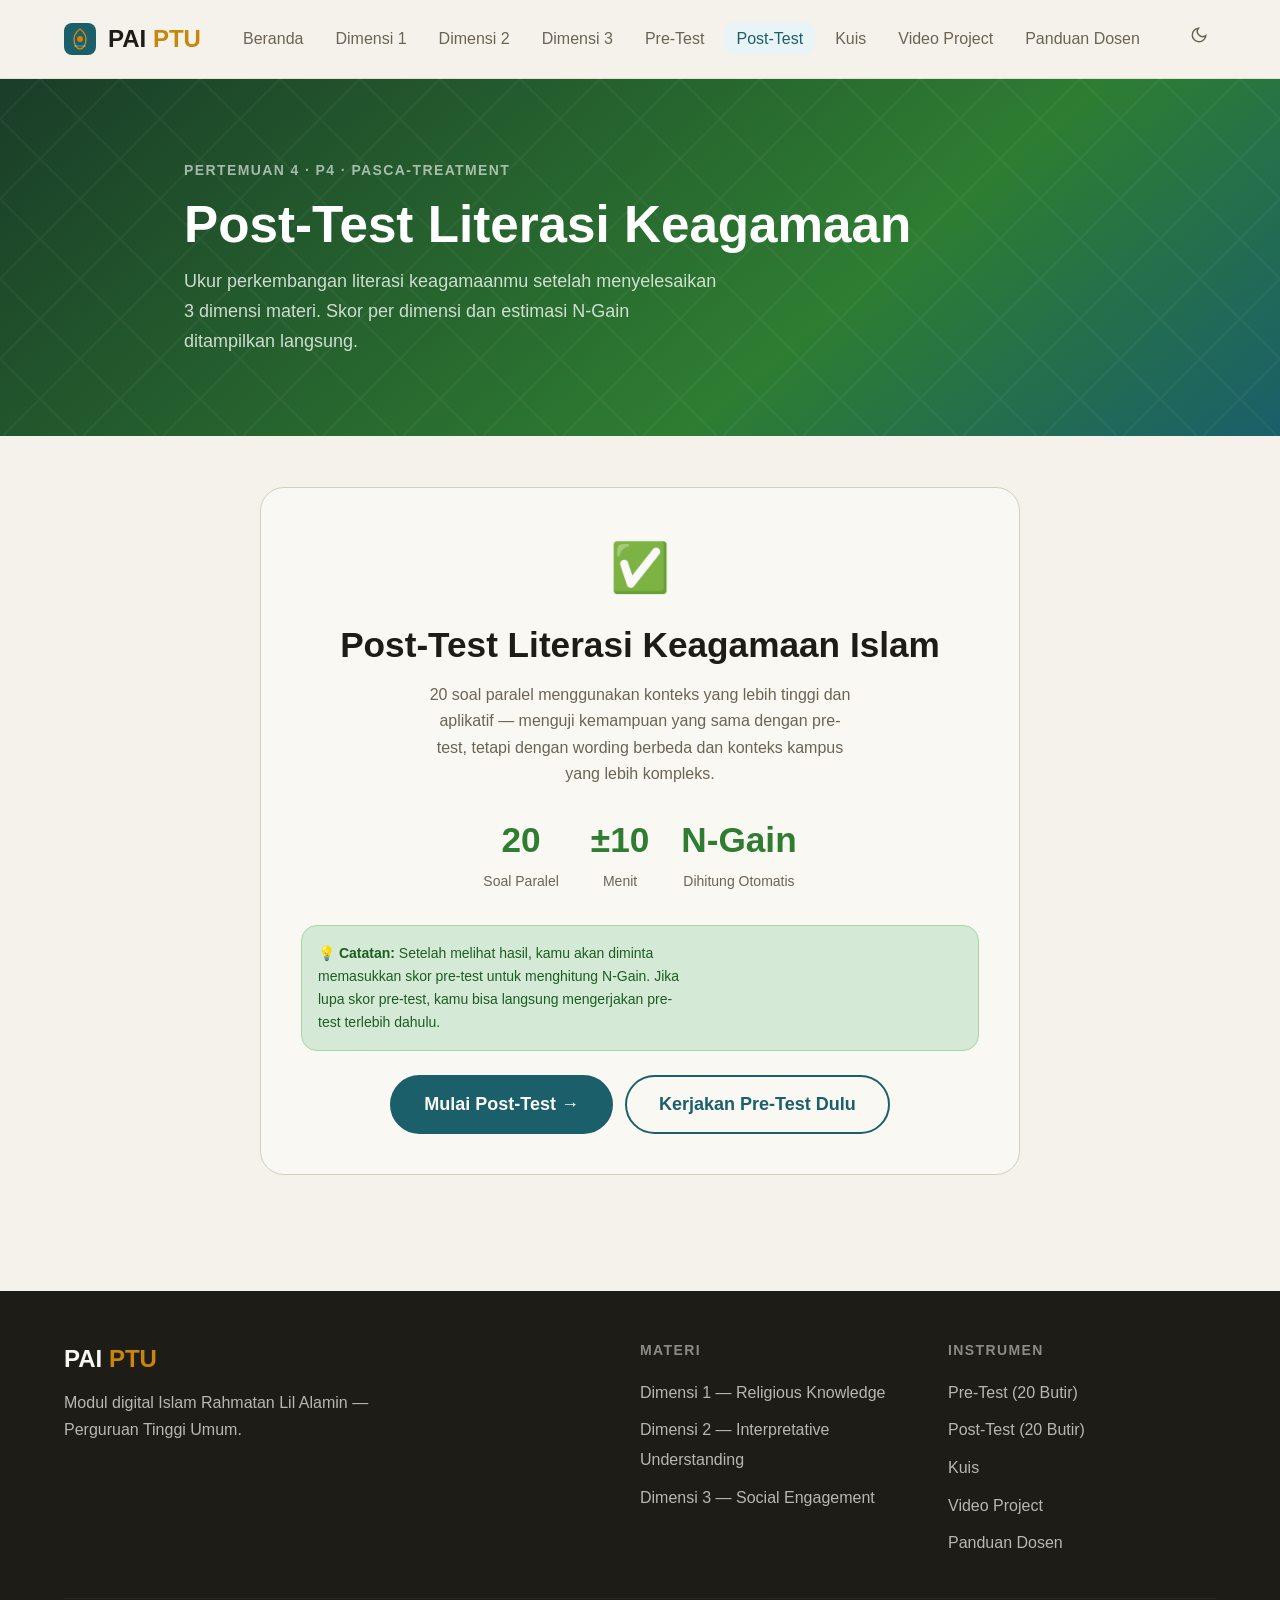
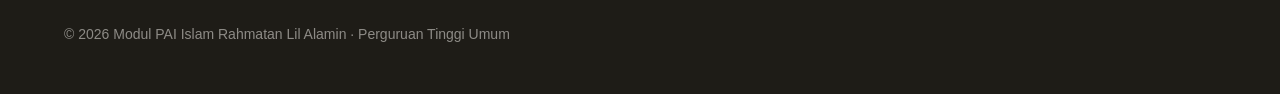
<file: posttest.html>
<!DOCTYPE html>
<html lang="id" data-theme="light">
<head>
  <meta charset="UTF-8" />
  <meta name="viewport" content="width=device-width, initial-scale=1.0" />
  <title>Post-Test — Modul PAI PTU</title>
  <link rel="preconnect" href="https://fonts.googleapis.com"/>
  <link rel="preconnect" href="https://fonts.gstatic.com" crossorigin/>
  <link href="https://fonts.googleapis.com/css2?family=Scheherazade+New:wght@400;700&display=swap" rel="stylesheet"/>
  <link href="https://api.fontshare.com/v2/css?f[]=chillax@300,400,500,600,700&f[]=satoshi@300,400,500,700&display=swap" rel="stylesheet"/>
  <link rel="stylesheet" href="css/style.css"/>
  <style>
    .test-hero {
      background: linear-gradient(140deg,#1a3d28 0%,#2e7d32 65%,#1a5f6a 100%);
      color:white; padding-block:clamp(3rem,7vw,5rem);
      position:relative; overflow:hidden;
    }
    .test-hero::before {
      content:''; position:absolute; inset:0;
      background-image:url("data:image/svg+xml,%3Csvg xmlns='http://www.w3.org/2000/svg' width='80' height='80' viewBox='0 0 80 80'%3E%3Cpath d='M40 0L80 40L40 80L0 40Z' fill='none' stroke='rgba(255,255,255,0.05)' stroke-width='1.5'/%3E%3C/svg%3E");
      pointer-events:none;
    }
    .test-hero-inner { position:relative; z-index:1; }
    .test-hero h1  { color:white; font-size:var(--text-2xl); margin-bottom:var(--space-3); }
    .test-hero p   { color:rgba(255,255,255,.78); max-width:55ch; }

    #quiz-intro, #quiz-container, #quiz-result, #pre-score-input { max-width: 760px; margin-inline:auto; }

    .intro-card { background:var(--color-surface); border:1px solid var(--color-border);
      border-radius:var(--radius-xl); padding:var(--space-10); text-align:center; }
    .intro-card h2 { font-size:var(--text-xl); margin-bottom:var(--space-4); }
    .intro-card p  { font-size:var(--text-sm); color:var(--color-text-muted); max-width:48ch; margin-inline:auto; margin-bottom:var(--space-6); }
    .intro-stats  { display:flex; justify-content:center; gap:var(--space-8); flex-wrap:wrap; margin-bottom:var(--space-8); }
    .intro-stat .num { font-family:var(--font-display); font-size:var(--text-xl); font-weight:700; color:var(--color-success); }
    .intro-stat .lbl { font-size:var(--text-xs); color:var(--color-text-muted); }

    .q-card { background:var(--color-surface); border:1px solid var(--color-border);
      border-radius:var(--radius-xl); padding:var(--space-8); }
    .q-progress { margin-bottom:var(--space-6); }
    .q-progress-bar-wrap { background:var(--color-surface-offset); border-radius:var(--radius-full); height:6px; overflow:hidden; }
    .q-progress-bar { background:var(--color-success); height:6px; border-radius:var(--radius-full); transition:width .4s; }
    .q-num { font-size:var(--text-xs); font-weight:700; color:var(--color-text-muted); margin-bottom:var(--space-2); display:flex; justify-content:space-between; }
    .q-dim-badge { display:inline-block; padding:.2rem .7rem; border-radius:var(--radius-full); font-size:var(--text-xs); font-weight:700; }
    .q-text { font-size:var(--text-base); font-weight:600; color:var(--color-text); margin-bottom:var(--space-6); line-height:1.6; }
    .q-options { display:flex; flex-direction:column; gap:var(--space-3); }
    .q-option {
      background:var(--color-surface-2); border:2px solid var(--color-border);
      border-radius:var(--radius-lg); padding:var(--space-4) var(--space-5);
      cursor:pointer; font-size:var(--text-sm); color:var(--color-text); text-align:left;
      transition:border-color .2s, background .2s;
    }
    .q-option:hover:not(:disabled) { border-color:var(--color-success); background:var(--color-success-highlight); }
    .q-option.selected-correct { border-color:var(--color-success); background:var(--color-success-highlight); color:var(--color-success); }
    .q-option.selected-wrong   { border-color:var(--color-error);   background:var(--color-error-highlight);   color:var(--color-error); }
    .q-option.show-correct     { border-color:var(--color-success); background:var(--color-success-highlight); color:var(--color-success); }
    .q-feedback { margin-top:var(--space-4); padding:var(--space-3) var(--space-4);
      border-radius:var(--radius-md); font-size:var(--text-xs); display:none; }
    .q-feedback.show { display:block; }
    .q-feedback.ok { background:var(--color-success-highlight); color:var(--color-success); }
    .q-feedback.no { background:var(--color-error-highlight);   color:var(--color-error); }
    .q-next-btn { margin-top:var(--space-6); }

    /* Result */
    .result-card { background:var(--color-surface); border:1px solid var(--color-border);
      border-radius:var(--radius-xl); padding:var(--space-10); }
    .result-card h2 { font-size:var(--text-xl); text-align:center; margin-bottom:var(--space-2); }
    .result-card .subtitle { text-align:center; font-size:var(--text-sm); color:var(--color-text-muted); margin-bottom:var(--space-8); }
    .total-score { text-align:center; margin-bottom:var(--space-8); }
    .total-score .big { font-family:var(--font-display); font-size:5rem; font-weight:700; color:var(--color-success); line-height:1; }
    .total-score .sub { font-size:var(--text-sm); color:var(--color-text-muted); margin-top:var(--space-2); }

    .dim-scores { display:grid; grid-template-columns:repeat(3,1fr); gap:var(--space-4); margin-bottom:var(--space-8); }
    @media(max-width:600px){ .dim-scores{grid-template-columns:1fr;} }
    .dim-score-card { border-radius:var(--radius-xl); padding:var(--space-6); text-align:center; }
    .dim-score-card .d-num { font-family:var(--font-display); font-size:2.5rem; font-weight:700; }
    .dim-score-card .d-label { font-size:var(--text-xs); margin-top:var(--space-1); opacity:.8; }
    .dim-score-card .d-name  { font-size:var(--text-xs); font-weight:700; margin-top:var(--space-1); }

    /* N-Gain */
    .ngain-section { background:var(--color-surface-offset); border-radius:var(--radius-xl); padding:var(--space-8); margin-bottom:var(--space-8); }
    .ngain-section h3 { font-size:var(--text-lg); font-weight:700; margin-bottom:var(--space-4); }
    .ngain-big { font-family:var(--font-display); font-size:3.5rem; font-weight:700; line-height:1; }
    .ngain-label { font-size:var(--text-sm); color:var(--color-text-muted); margin-top:var(--space-1); }
    .ngain-bar-wrap { background:var(--color-border); border-radius:var(--radius-full); height:12px; overflow:hidden; margin-block:var(--space-4); }
    .ngain-bar { height:12px; border-radius:var(--radius-full); transition:width 1s; }
    .ngain-ticks { display:flex; justify-content:space-between; font-size:var(--text-xs); color:var(--color-text-muted); margin-top:var(--space-1); }

    /* Pre score input */
    .prescore-card { background:var(--color-surface); border:1px solid var(--color-border);
      border-radius:var(--radius-xl); padding:var(--space-8); margin-bottom:var(--space-6); }
    .prescore-card h3 { font-size:var(--text-lg); font-weight:700; margin-bottom:var(--space-4); }
    .prescore-card p { font-size:var(--text-sm); color:var(--color-text-muted); margin-bottom:var(--space-4); }
    .score-input { display:flex; gap:var(--space-3); align-items:center; flex-wrap:wrap; }
    .score-input input { padding:var(--space-3) var(--space-4); border:2px solid var(--color-border);
      border-radius:var(--radius-md); font-size:var(--text-base); font-family:var(--font-body);
      width:100px; text-align:center; }

    .next-steps { display:flex; flex-wrap:wrap; gap:var(--space-3); justify-content:center; margin-top:var(--space-6); }
  </style>
</head>
<body>

<header class="site-header">
  <div class="container container--wide">
    <nav class="nav-inner">
      <a href="index.html" class="nav-logo">
        <svg width="32" height="32" viewBox="0 0 32 32" fill="none">
          <rect width="32" height="32" rx="8" fill="#1a5f6a"/>
          <path d="M16 6C16 6 10 10 10 16C10 22 13 26 16 26C19 26 22 22 22 16C22 10 16 6 16 6Z" fill="none" stroke="#c8860a" stroke-width="1.5"/>
          <circle cx="16" cy="16" r="3" fill="#c8860a"/>
          <path d="M10 23h12" stroke="rgba(255,255,255,.35)" stroke-width="1"/>
        </svg>
        <span>PAI <span style="color:var(--color-gold)">PTU</span></span>
      </a>
      <ul class="nav-links" role="list">
        <li><a href="index.html">Beranda</a></li>
        <li><a href="dim1-rk.html">Dimensi 1</a></li>
        <li><a href="dim2-iu.html">Dimensi 2</a></li>
        <li><a href="dim3-se.html">Dimensi 3</a></li>
        <li><a href="pretest.html">Pre-Test</a></li>
        <li><a href="posttest.html" class="active">Post-Test</a></li>
        <li><a href="kuis.html">Kuis</a></li>
        <li><a href="video-project.html">Video Project</a></li>
        <li><a href="panduan-dosen.html">Panduan Dosen</a></li>
      </ul>
      <div class="nav-actions">
        <button class="btn-theme" data-theme-toggle aria-label="Toggle tema"></button>
        <button class="nav-mobile-btn" aria-expanded="false">
          <svg width="22" height="22" viewBox="0 0 24 24" fill="none" stroke="currentColor" stroke-width="2"><path d="M3 12h18M3 6h18M3 18h18"/></svg>
        </button>
      </div>
    </nav>
  </div>
</header>

<main>

<section class="test-hero">
  <div class="container test-hero-inner">
    <p style="font-size:var(--text-xs);font-weight:700;letter-spacing:.1em;text-transform:uppercase;color:rgba(255,255,255,.6);margin-bottom:var(--space-3);">Pertemuan 4 · P4 · Pasca-Treatment</p>
    <h1>Post-Test Literasi Keagamaan</h1>
    <p>Ukur perkembangan literasi keagamaanmu setelah menyelesaikan 3 dimensi materi. Skor per dimensi dan estimasi N-Gain ditampilkan langsung.</p>
  </div>
</section>

<section class="section--sm">
  <div class="container">

    <!-- INTRO -->
    <div id="quiz-intro">
      <div class="intro-card reveal">
        <div style="font-size:3rem;margin-bottom:var(--space-4);">✅</div>
        <h2>Post-Test Literasi Keagamaan Islam</h2>
        <p>20 soal paralel menggunakan konteks yang lebih tinggi dan aplikatif — menguji kemampuan yang sama dengan pre-test, tetapi dengan wording berbeda dan konteks kampus yang lebih kompleks.</p>
        <div class="intro-stats">
          <div class="intro-stat"><div class="num">20</div><div class="lbl">Soal Paralel</div></div>
          <div class="intro-stat"><div class="num">±10</div><div class="lbl">Menit</div></div>
          <div class="intro-stat"><div class="num">N-Gain</div><div class="lbl">Dihitung Otomatis</div></div>
        </div>
        <div style="background:var(--color-success-highlight);border:1px solid #a5d6a7;border-radius:var(--radius-lg);padding:var(--space-4);margin-bottom:var(--space-6);text-align:left;">
          <p style="font-size:var(--text-xs);color:#1b5e20;margin:0;"><strong>💡 Catatan:</strong> Setelah melihat hasil, kamu akan diminta memasukkan skor pre-test untuk menghitung N-Gain. Jika lupa skor pre-test, kamu bisa langsung mengerjakan pre-test terlebih dahulu.</p>
        </div>
        <div style="display:flex;gap:var(--space-3);justify-content:center;flex-wrap:wrap;">
          <button class="btn btn--primary btn--lg" onclick="startQuiz()">Mulai Post-Test →</button>
          <a href="pretest.html" class="btn btn--outline btn--lg">Kerjakan Pre-Test Dulu</a>
        </div>
      </div>
    </div>

    <!-- QUIZ -->
    <div id="quiz-container" style="display:none;">
      <div class="q-card">
        <div class="q-progress">
          <div class="q-num">
            <span id="q-counter">Soal 1 dari 20</span>
            <span id="q-dim-label"></span>
          </div>
          <div class="q-progress-bar-wrap"><div class="q-progress-bar" id="q-progress-bar" style="width:5%;"></div></div>
        </div>
        <div id="q-text" class="q-text"></div>
        <div id="q-options" class="q-options"></div>
        <div id="q-feedback" class="q-feedback"></div>
        <button class="btn btn--primary btn--sm q-next-btn" id="q-next-btn" onclick="nextQuestion()" style="display:none;">
          Soal Berikutnya →
        </button>
      </div>
    </div>

    <!-- RESULTS -->
    <div id="quiz-result" style="display:none;">
      <div class="result-card">
        <div style="text-align:center;font-size:3rem;margin-bottom:var(--space-4);">🎓</div>
        <h2>Hasil Post-Test</h2>
        <p class="subtitle">Berikut profil literasi keagamaanmu setelah menyelesaikan modul.</p>

        <div class="total-score">
          <div class="big" id="res-total">0</div>
          <div class="sub">dari 20 soal benar</div>
        </div>

        <div class="dim-scores">
          <div class="dim-score-card" style="background:var(--color-primary);color:white;">
            <div class="d-num" id="res-rk">0/7</div>
            <div class="d-label">Religious Knowledge</div>
            <div class="d-name">Dimensi 1</div>
          </div>
          <div class="dim-score-card" style="background:var(--color-gold);color:white;">
            <div class="d-num" id="res-iu">0/6</div>
            <div class="d-label">Interpretative Understanding</div>
            <div class="d-name">Dimensi 2</div>
          </div>
          <div class="dim-score-card" style="background:var(--color-secondary);color:white;">
            <div class="d-num" id="res-se">0/7</div>
            <div class="d-label">Social Engagement</div>
            <div class="d-name">Dimensi 3</div>
          </div>
        </div>

        <!-- N-Gain Calculator -->
        <div class="prescore-card" id="prescore-card">
          <h3>📈 Hitung N-Gain Belajar</h3>
          <p>Masukkan skor pre-test kamu (jumlah benar dari 20) untuk menghitung estimasi N-Gain sebagai indikator efektivitas pembelajaran.</p>
          <div class="score-input">
            <label style="font-size:var(--text-sm);font-weight:700;">Skor Pre-Test:</label>
            <input type="number" id="prescore-input" min="0" max="20" placeholder="0–20" />
            <button class="btn btn--gold" onclick="calculateNGain()">Hitung N-Gain</button>
          </div>
        </div>

        <!-- N-Gain Result -->
        <div class="ngain-section" id="ngain-section" style="display:none;">
          <h3>📈 Estimasi N-Gain Belajar</h3>
          <div style="display:flex;align-items:flex-end;gap:var(--space-4);flex-wrap:wrap;margin-bottom:var(--space-4);">
            <div>
              <div class="ngain-big" id="ngain-value">0.00</div>
              <div class="ngain-label" id="ngain-category">—</div>
            </div>
            <div style="flex:1;min-width:200px;">
              <div style="display:flex;justify-content:space-between;font-size:var(--text-xs);color:var(--color-text-muted);margin-bottom:var(--space-1);">
                <span>Pre: <strong id="pre-display">0</strong>/20</span>
                <span>Post: <strong id="post-display">0</strong>/20</span>
              </div>
              <div class="ngain-bar-wrap"><div class="ngain-bar" id="ngain-bar" style="width:0%;background:var(--color-success);"></div></div>
              <div class="ngain-ticks"><span>0</span><span>0.3 Rendah</span><span>0.7 Sedang</span><span>1.0 Tinggi</span></div>
            </div>
          </div>
          <div id="ngain-interpretation" style="font-size:var(--text-sm);color:var(--color-text-muted);line-height:1.7;"></div>
        </div>

        <div id="profil-section"></div>

        <div class="next-steps">
          <a href="index.html" class="btn btn--primary">🏠 Kembali ke Beranda</a>
          <a href="panduan-dosen.html" class="btn btn--outline">📋 Panduan Dosen</a>
          <button class="btn btn--ghost" onclick="resetQuiz()">🔄 Ulangi Post-Test</button>
        </div>
      </div>
    </div>

  </div>
</section>
</main>

<footer class="site-footer">
  <div class="container container--wide">
    <div class="footer-inner">
      <div>
        <div class="footer-logo">PAI <span style="color:var(--color-gold)">PTU</span></div>
        <p class="footer-desc">Modul digital Islam Rahmatan Lil Alamin — Perguruan Tinggi Umum.</p>
      </div>
      <div>
        <p class="footer-heading">Materi</p>
        <ul class="footer-links" role="list">
          <li><a href="dim1-rk.html">Dimensi 1 — Religious Knowledge</a></li>
          <li><a href="dim2-iu.html">Dimensi 2 — Interpretative Understanding</a></li>
          <li><a href="dim3-se.html">Dimensi 3 — Social Engagement</a></li>
        </ul>
      </div>
      <div>
        <p class="footer-heading">Instrumen</p>
        <ul class="footer-links" role="list">
          <li><a href="pretest.html">Pre-Test (20 Butir)</a></li>
          <li><a href="posttest.html">Post-Test (20 Butir)</a></li>
          <li><a href="kuis.html">Kuis</a></li>
        <li><a href="video-project.html">Video Project</a></li>
        <li><a href="panduan-dosen.html">Panduan Dosen</a></li>
        </ul>
      </div>
    </div>
    <div class="footer-bottom">
      <span>© 2026 Modul PAI Islam Rahmatan Lil Alamin · Perguruan Tinggi Umum</span>
    </div>
  </div>
</footer>

<script src="js/main.js"></script>
<script>
// Post-Test: 20 butir paralel (wording berbeda, konteks lebih aplikatif)
// Dimensi mapping (post-test): RK=[1,2,3,4,5,12,20], IU=[6,8,9,13,16,18], SE=[7,10,11,14,15,17,19]

const questions = [
  // Q1 RK
  {
    dim:'RK', text:'Kampus merumuskan kebijakan pengabdian masyarakat berbasis nilai kemanusiaan dan keadilan. Kebijakan ini menunjukkan bahwa agama dipahami sebagai…',
    options:['Kumpulan ritual pribadi','Tradisi budaya lokal','Sistem nilai yang mengarahkan kemaslahatan sosial','Aturan formal semata'],
    answer:2, feedback:'Agama dipahami sebagai sistem nilai yang mengarahkan kemaslahatan sosial — bukan sekadar ritual.'
  },
  // Q2 RK
  {
    dim:'RK', text:'Dalam konflik sosial, mahasiswa menggunakan nilai agama untuk mendorong dialog dan perdamaian. Hal ini menunjukkan agama berfungsi sebagai…',
    options:['Identitas kelompok','Alat legitimasi kepentingan','Pedoman etika dalam pengambilan keputusan sosial','Simbol budaya'],
    answer:2, feedback:'Agama berfungsi sebagai pedoman etika dalam pengambilan keputusan sosial — termasuk resolusi konflik.'
  },
  // Q3 RK
  {
    dim:'RK', text:'Sebuah program kampus menekankan penguatan akidah, kepatuhan syariah, dan pembinaan akhlak. Analisis yang tepat adalah…',
    options:['Hanya menekankan aspek ritual','Mengintegrasikan struktur ajaran Islam secara komprehensif','Mengabaikan aspek moral','Berorientasi administratif'],
    answer:1, feedback:'Program ini mengintegrasikan trilogi ajaran Islam: akidah, syariah, dan akhlak secara komprehensif.'
  },
  // Q4 RK
  {
    dim:'RK', text:'Mahasiswa mengaitkan nilai wahyu dengan tantangan etika digital masa kini. Sikap ini menunjukkan peran wahyu sebagai…',
    options:['Teks historis semata','Sumber nilai normatif dalam konteks modern','Tradisi budaya','Aturan lokal'],
    answer:1, feedback:'Wahyu berfungsi sebagai sumber nilai normatif yang relevan dalam konteks modern, termasuk etika digital.'
  },
  // Q5 RK
  {
    dim:'RK', text:'Kebijakan kampus melarang ujaran kebencian dan menyelenggarakan literasi media. Kebijakan ini paling tepat dikaitkan dengan tujuan hifdzul…',
    options:['din','nafs','\'aql','mal'],
    answer:2, feedback:'Literasi media dan pencegahan ujaran kebencian berkaitan dengan hifzh al-\'aql (menjaga akal/pikiran rasional).'
  },
  // Q6 IU
  {
    dim:'IU', text:'Seseorang rajin ibadah namun sering merugikan orang lain. Evaluasi paling tepat adalah…',
    options:['Ibadah menutupi kesalahan sosial','Kesalehan cukup dinilai dari ritual','Kesalehan sejati tercermin pada akhlak dan kebersihan hati','Kesalehan bersifat privat'],
    answer:2, feedback:'Kesalehan sejati harus tercermin pada akhlak dan kebersihan hati — bukan ritual semata.'
  },
  // Q7 SE
  {
    dim:'SE', text:'Dalam konflik lintas keyakinan, mahasiswa memilih mediasi dan solusi adil bagi semua pihak. Sikap ini mencerminkan…',
    options:['Tawazun','Tasamuh','Ta\'assub','Tafarruq'],
    answer:1, feedback:'Memilih mediasi dan solusi adil lintas keyakinan mencerminkan tasamuh yang aktif (toleransi konstruktif).'
  },
  // Q8 IU
  {
    dim:'IU', text:'Mahasiswa menyeimbangkan ibadah, studi, dan pengabdian masyarakat. Prinsip yang tepat adalah…',
    options:['Tasamuh','Tawazun','Tawassut','Tafadhul'],
    answer:1, feedback:'Menyeimbangkan ibadah, studi, dan pengabdian = tawazun (keseimbangan multi-dimensi).'
  },
  // Q9 IU
  {
    dim:'IU', text:'Mahasiswa memverifikasi berita keagamaan sebelum membagikannya agar tidak menyesatkan publik. Tindakan ini mencerminkan hifdzul…',
    options:['nafs','\'aql','māl','dīn'],
    answer:1, feedback:'Tabayyun (verifikasi) melindungi kemampuan berpikir rasional = hifzh al-\'aql.'
  },
  // Q10 SE
  {
    dim:'SE', text:'Menolak plagiarisme dan selalu mencantumkan rujukan menunjukkan…',
    options:['Kecakapan teknis','Integritas dan kejujuran akademik','Toleransi sosial','Kreativitas ilmiah'],
    answer:1, feedback:'Anti-plagiarisme mencerminkan integritas dan kejujuran akademik — implementasi nilai amanah.'
  },
  // Q11 SE
  {
    dim:'SE', text:'Program reboisasi dan perlindungan hutan kampus bertujuan mencegah bencana dan menjaga keberlanjutan hidup. Program ini merepresentasikan hifdzun…',
    options:['māl','nafs','dīn','nasl'],
    answer:1, feedback:'Mencegah bencana dan menjaga keberlanjutan hidup = hifzh al-nafs (perlindungan jiwa dari ancaman ekologis).'
  },
  // Q12 RK
  {
    dim:'RK', text:'Menghindari penyebaran hoaks keagamaan di media sosial berkaitan dengan perlindungan/hifdzul…',
    options:['māl','dīn','\'aql','nasl'],
    answer:2, feedback:'Hoaks merusak kemampuan berpikir rasional = hifzh al-\'aql (menjaga akal).'
  },
  // Q13 IU
  {
    dim:'IU', text:'Kampus menyediakan layanan kesehatan mental untuk mencegah tindakan berisiko. Kebijakan ini paling tepat dikaitkan dengan hifdzun…',
    options:['māl','dīn','nafs','\'aql'],
    answer:2, feedback:'Mencegah tindakan berisiko (bunuh diri, self-harm) = hifzh al-nafs (menjaga jiwa).'
  },
  // Q14 SE
  {
    dim:'SE', text:'Menolak gratifikasi dan memastikan transparansi dana proyek kampus mencerminkan perlindungan terhadap…',
    options:['agama','harta','akal pikiran','keturunan'],
    answer:1, feedback:'Anti-gratifikasi dan transparansi keuangan = hifzh al-māl (menjaga harta dari penyalahgunaan).'
  },
  // Q15 SE
  {
    dim:'SE', text:'Larangan menyakiti manusia, hewan, dan merusak alam menunjukkan Islam sebagai agama yang…',
    options:['Mengutamakan dominasi manusia','Menjaga kemaslahatan universal (rahmah)','Berorientasi ekonomi','Bersifat ritual semata'],
    answer:1, feedback:'Islam rahmatan lil alamin: menjaga kemaslahatan universal mencakup manusia, hewan, dan alam.'
  },
  // Q16 IU
  {
    dim:'IU', text:'Mahasiswa menolak pandangan ekstrem dan memilih sikap adil serta seimbang. Prinsip yang tepat adalah…',
    options:['Tasamuh','Tawazun','Tawassut','Ta\'assub'],
    answer:2, feedback:'Menolak ekstremisme dan memilih sikap tengah = tawassut/tawasuth (wasatiyyah/moderasi).'
  },
  // Q17 SE
  {
    dim:'SE', text:'Edukasi pergaulan sehat dan pencegahan kekerasan seksual di kampus merepresentasikan hifdzun…',
    options:['\'aql','nasl','māl','dīn'],
    answer:1, feedback:'Pergaulan sehat dan pencegahan kekerasan seksual = hifzh al-nasl (menjaga keturunan/martabat manusia).'
  },
  // Q18 IU
  {
    dim:'IU', text:'Kunci husnul khātimah dalam kehidupan seorang muslim yang paling tepat adalah…',
    options:['Husnuzan kepada semua orang tanpa mempertimbangkan kebenaran','Tabayyun dalam setiap informasi yang diterima','Memiliki hati yang baik dan konsisten dalam ketaatan hingga akhir hayat','Menjaga citra diri di hadapan manusia'],
    answer:2, feedback:'Husnul khatimah = hati yang baik dan konsisten dalam ketaatan — ini lebih dari sekadar citra atau tabayyun saja.'
  },
  // Q19 SE
  {
    dim:'SE', text:'"Hati yang baik akan memancarkan kebaikan dalam sikap dan perilaku." Dalam perspektif Islam rahmatan lil \'alamin, kunci menjadi good believer yang paling tepat adalah…',
    options:['Memperbanyak shalat sunah meskipun melalaikan kewajiban utama','Melatih kesalehan hati yang tercermin dalam kepedulian sosial dan kemaslahatan universal','Tirakat tanpa memperhatikan dampaknya terhadap orang lain','Menjaga jarak dari masyarakat demi kesalehan pribadi'],
    answer:1, feedback:'Good believer = kesalehan hati yang tercermin dalam kepedulian sosial dan kemaslahatan universal.'
  },
  // Q20 RK
  {
    dim:'RK', text:'Mahasiswa yang sakit diperbolehkan shalat sambil duduk. Kebijakan ini mencerminkan…',
    options:['Kelonggaran tanpa aturan','Inkonsistensi hukum','Kemudahan syariat yang mempertimbangkan kondisi (rukhsah)','Penghapusan kewajiban'],
    answer:2, feedback:'Rukhsah = kemudahan syariat yang mempertimbangkan kondisi seseorang — ekspresi rahmah dalam hukum Islam.'
  }
];

let currentQ = 0;
const userAnswers = new Array(20).fill(null);
let postScore = 0;

function startQuiz() {
  document.getElementById('quiz-intro').style.display = 'none';
  document.getElementById('quiz-container').style.display = 'block';
  renderQuestion();
}

function renderQuestion() {
  const q = questions[currentQ];
  document.getElementById('q-counter').textContent = `Soal ${currentQ + 1} dari 20`;
  document.getElementById('q-dim-label').innerHTML = `<span class="q-dim-badge" style="background:${dimColor(q.dim)};color:white;">${q.dim}</span>`;
  document.getElementById('q-progress-bar').style.width = ((currentQ + 1) / 20 * 100) + '%';
  document.getElementById('q-text').textContent = q.text;
  document.getElementById('q-feedback').className = 'q-feedback';
  document.getElementById('q-feedback').textContent = '';
  document.getElementById('q-next-btn').style.display = 'none';
  const optContainer = document.getElementById('q-options');
  optContainer.innerHTML = '';
  q.options.forEach((opt, i) => {
    const btn = document.createElement('button');
    btn.className = 'q-option';
    btn.textContent = String.fromCharCode(65 + i) + '. ' + opt;
    btn.onclick = () => selectAnswer(i, btn);
    optContainer.appendChild(btn);
  });
}

function dimColor(dim) {
  if (dim === 'RK') return '#1a5f6a';
  if (dim === 'IU') return '#c8860a';
  return '#a84228';
}

function selectAnswer(idx, btn) {
  const q = questions[currentQ];
  if (userAnswers[currentQ] !== null) return;
  userAnswers[currentQ] = idx;
  const opts = document.querySelectorAll('.q-option');
  opts.forEach(o => o.disabled = true);
  const isCorrect = idx === q.answer;
  btn.classList.add(isCorrect ? 'selected-correct' : 'selected-wrong');
  opts[q.answer].classList.add('show-correct');
  const fb = document.getElementById('q-feedback');
  fb.textContent = (isCorrect ? '✅ Benar! ' : '❌ Kurang tepat. ') + q.feedback;
  fb.className = 'q-feedback show ' + (isCorrect ? 'ok' : 'no');
  const nextBtn = document.getElementById('q-next-btn');
  nextBtn.style.display = 'inline-flex';
  nextBtn.textContent = currentQ < 19 ? 'Soal Berikutnya →' : 'Lihat Hasil →';
}

function nextQuestion() {
  currentQ++;
  if (currentQ >= 20) showResult();
  else renderQuestion();
}

function showResult() {
  document.getElementById('quiz-container').style.display = 'none';
  document.getElementById('quiz-result').style.display = 'block';

  let total = 0;
  const scores = { RK: 0, IU: 0, SE: 0 };
  questions.forEach((q, i) => {
    const correct = userAnswers[i] === q.answer;
    if (correct) { total++; scores[q.dim]++; }
  });
  postScore = total;

  document.getElementById('res-total').textContent = total;
  document.getElementById('res-rk').textContent = scores.RK + '/7';
  document.getElementById('res-iu').textContent = scores.IU + '/6';
  document.getElementById('res-se').textContent = scores.SE + '/7';

  // Profil
  const section = document.getElementById('profil-section');
  const pcts = {
    RK: Math.round(scores.RK / 7 * 100),
    IU: Math.round(scores.IU / 6 * 100),
    SE: Math.round(scores.SE / 7 * 100)
  };
  const items = [
    { dim:'RK', pct:pcts.RK, icon:'📖', href:'dim1-rk.html',
      labelOk:'Religious Knowledge: Kuat. Pemahaman fondasi agama sudah solid.',
      labelLow:'Religious Knowledge: Masih perlu diperkuat. Tinjau kembali materi Dimensi 1 terutama maqashid syariah.' },
    { dim:'IU', pct:pcts.IU, icon:'🔍', href:'dim2-iu.html',
      labelOk:'Interpretative Understanding: Baik. Kemampuan menafsirkan nilai Islam sudah meningkat.',
      labelLow:'Interpretative Understanding: Perlu pendalaman lagi. Fokus pada tawassut dan tawazun.' },
    { dim:'SE', pct:pcts.SE, icon:'🌍', href:'dim3-se.html',
      labelOk:'Social Engagement: Baik. Kemampuan menerapkan nilai Islam dalam tindakan sosial sudah baik.',
      labelLow:'Social Engagement: Perlu penguatan. Tinjau kembali hifzh al-nasl dan resolusi konflik.' }
  ];
  section.innerHTML = '<h3 style="margin-bottom:var(--space-4);">Refleksi per Dimensi</h3>' + items.map(it => `
    <div style="display:flex;gap:var(--space-4);align-items:flex-start;padding:var(--space-4);background:var(--color-surface-offset);border-radius:var(--radius-lg);margin-bottom:var(--space-3);">
      <div style="font-size:1.2rem;flex-shrink:0;">${it.icon}</div>
      <div><strong style="display:block;font-size:var(--text-sm);margin-bottom:var(--space-1);">${it.dim} — ${it.pct}%</strong>
      <p style="font-size:var(--text-xs);color:var(--color-text-muted);margin:0;">${it.pct >= 70 ? it.labelOk : it.labelLow}</p></div>
    </div>
  `).join('');
}

function calculateNGain() {
  const preInput = parseInt(document.getElementById('prescore-input').value);
  if (isNaN(preInput) || preInput < 0 || preInput > 20) {
    alert('Masukkan skor pre-test yang valid (0–20).');
    return;
  }
  const maxScore = 20;
  const gain = postScore - preInput;
  const maxGain = maxScore - preInput;
  let ngain = 0;
  if (maxGain <= 0) {
    ngain = postScore >= maxScore ? 1 : 0;
  } else {
    ngain = gain / maxGain;
  }
  ngain = Math.max(0, Math.min(1, ngain));

  let category, color, interpretation;
  if (ngain >= 0.7) {
    category = 'Tinggi (High Gain)'; color = '#2e7d32';
    interpretation = 'N-Gain ≥ 0,7 menunjukkan peningkatan pembelajaran yang tinggi. Modul ini efektif meningkatkan literasi keagamaanmu secara signifikan. Hasil ini setara dengan temuan di kelas penelitian dengan metode yang tepat.';
  } else if (ngain >= 0.3) {
    category = 'Sedang (Moderate Gain)'; color = '#c8860a';
    interpretation = 'N-Gain 0,3–0,7 menunjukkan peningkatan pembelajaran yang sedang. Kamu mengalami perkembangan yang cukup signifikan. Untuk meningkatkan lebih lanjut, tinjau kembali sub-materi penguatan terutama tawassut (D2) dan hifzh al-nasl (D3).';
  } else {
    category = 'Rendah (Low Gain)'; color = '#a84228';
    interpretation = 'N-Gain < 0,3 menunjukkan peningkatan yang masih rendah. Ini bukan kegagalan — tinjau kembali materi penguatan di setiap dimensi, khususnya topik butir lemah. Diskusikan dengan dosen untuk penjelasan lebih lanjut.';
  }

  document.getElementById('prescore-card').style.display = 'none';
  const ngainSection = document.getElementById('ngain-section');
  ngainSection.style.display = 'block';
  document.getElementById('ngain-value').textContent = ngain.toFixed(2);
  document.getElementById('ngain-value').style.color = color;
  document.getElementById('ngain-category').textContent = category;
  document.getElementById('pre-display').textContent = preInput;
  document.getElementById('post-display').textContent = postScore;
  document.getElementById('ngain-bar').style.width = Math.min(ngain * 100, 100) + '%';
  document.getElementById('ngain-bar').style.background = color;
  document.getElementById('ngain-interpretation').textContent = interpretation;
}

function resetQuiz() {
  currentQ = 0;
  userAnswers.fill(null);
  postScore = 0;
  document.getElementById('quiz-result').style.display = 'none';
  document.getElementById('prescore-card').style.display = 'block';
  document.getElementById('ngain-section').style.display = 'none';
  document.getElementById('prescore-input').value = '';
  document.getElementById('quiz-intro').style.display = 'block';
}
</script>
<script data-pplx-inline-edit>
(function(){
  if(window===window.top)return;
  function inlineAll(orig,clone){
    if(orig.nodeType!==1)return;
    try{
      var cs=getComputedStyle(orig);
      var t='';
      for(var i=0;i<cs.length;i++){t+=cs[i]+':'+cs.getPropertyValue(cs[i])+';';}
      clone.style.cssText=t;
    }catch(e){}
    var oc=orig.children,cc=clone.children;
    for(var j=0;j<oc.length&&j<cc.length;j++){inlineAll(oc[j],cc[j]);}
  }
  function stripExternal(clone){
    var imgs=clone.querySelectorAll('img');
    for(var i=0;i<imgs.length;i++){
      var s=imgs[i].getAttribute('src');
      if(s&&!s.startsWith('data:'))imgs[i].removeAttribute('src');
    }
    var all=clone.querySelectorAll('*');
    for(var i=0;i<all.length;i++){
      var st=all[i].style.cssText;
      if(st&&st.indexOf('url(')>=0){
        all[i].style.cssText=st.replace(/url\(["']?(?!data:)[^)"']*["']?\)/gi,'none');
      }
    }
  }
  var scrollRaf=0;
  function emitScroll(){
    scrollRaf=0;
    var x=window.scrollX||window.pageXOffset||0;
    var y=window.scrollY||window.pageYOffset||0;
    window.parent.postMessage({type:'INLINE_EDIT_SCROLL',scrollX:x,scrollY:y},'*');
  }
  window.addEventListener('scroll',function(){
    if(scrollRaf)return;
    scrollRaf=requestAnimationFrame(emitScroll);
  },{passive:true,capture:true});
  emitScroll();
  window.addEventListener('message',function(e){
    if(!e.data||e.data.type!=='INLINE_EDIT_CAPTURE_REQUEST')return;
    var scrollX=window.scrollX||window.pageXOffset||0;
    var scrollY=window.scrollY||window.pageYOffset||0;
    var w=window.innerWidth,h=window.innerHeight;
    try{
      var clone=document.documentElement.cloneNode(true);
      var rm=clone.querySelectorAll('script,link[rel="stylesheet"],style');
      for(var i=0;i<rm.length;i++){rm[i].remove();}
      inlineAll(document.documentElement,clone);
      stripExternal(clone);
      var html=new XMLSerializer().serializeToString(clone);
      var svg='<svg xmlns="http://www.w3.org/2000/svg" width="'+w+'" height="'+h+'">'
        +'<foreignObject width="100%" height="100%">'
        +'<div xmlns="http://www.w3.org/1999/xhtml" style="width:'+w+'px;height:'+h+'px;overflow:hidden">'
        +'<div style="transform:translate(-'+scrollX+'px,-'+scrollY+'px);transform-origin:top left">'
        +html+'</div></div></foreignObject></svg>';
      var svgUrl='data:image/svg+xml;charset=utf-8,'+encodeURIComponent(svg);
      var img=new Image();
      img.onload=function(){
        var c=document.createElement('canvas');c.width=w;c.height=h;
        c.getContext('2d').drawImage(img,0,0);
        window.parent.postMessage({type:'INLINE_EDIT_SCREENSHOT_RESULT',dataUrl:c.toDataURL('image/png'),scrollX:scrollX,scrollY:scrollY},'*');
      };
      img.onerror=function(){
        window.parent.postMessage({type:'INLINE_EDIT_SCREENSHOT_RESULT',dataUrl:null,scrollX:scrollX,scrollY:scrollY},'*');
      };
      img.src=svgUrl;
    }catch(err){
      window.parent.postMessage({type:'INLINE_EDIT_SCREENSHOT_RESULT',dataUrl:null,scrollX:scrollX,scrollY:scrollY},'*');
    }
  });
})();
</script></body>
</html>
</file>
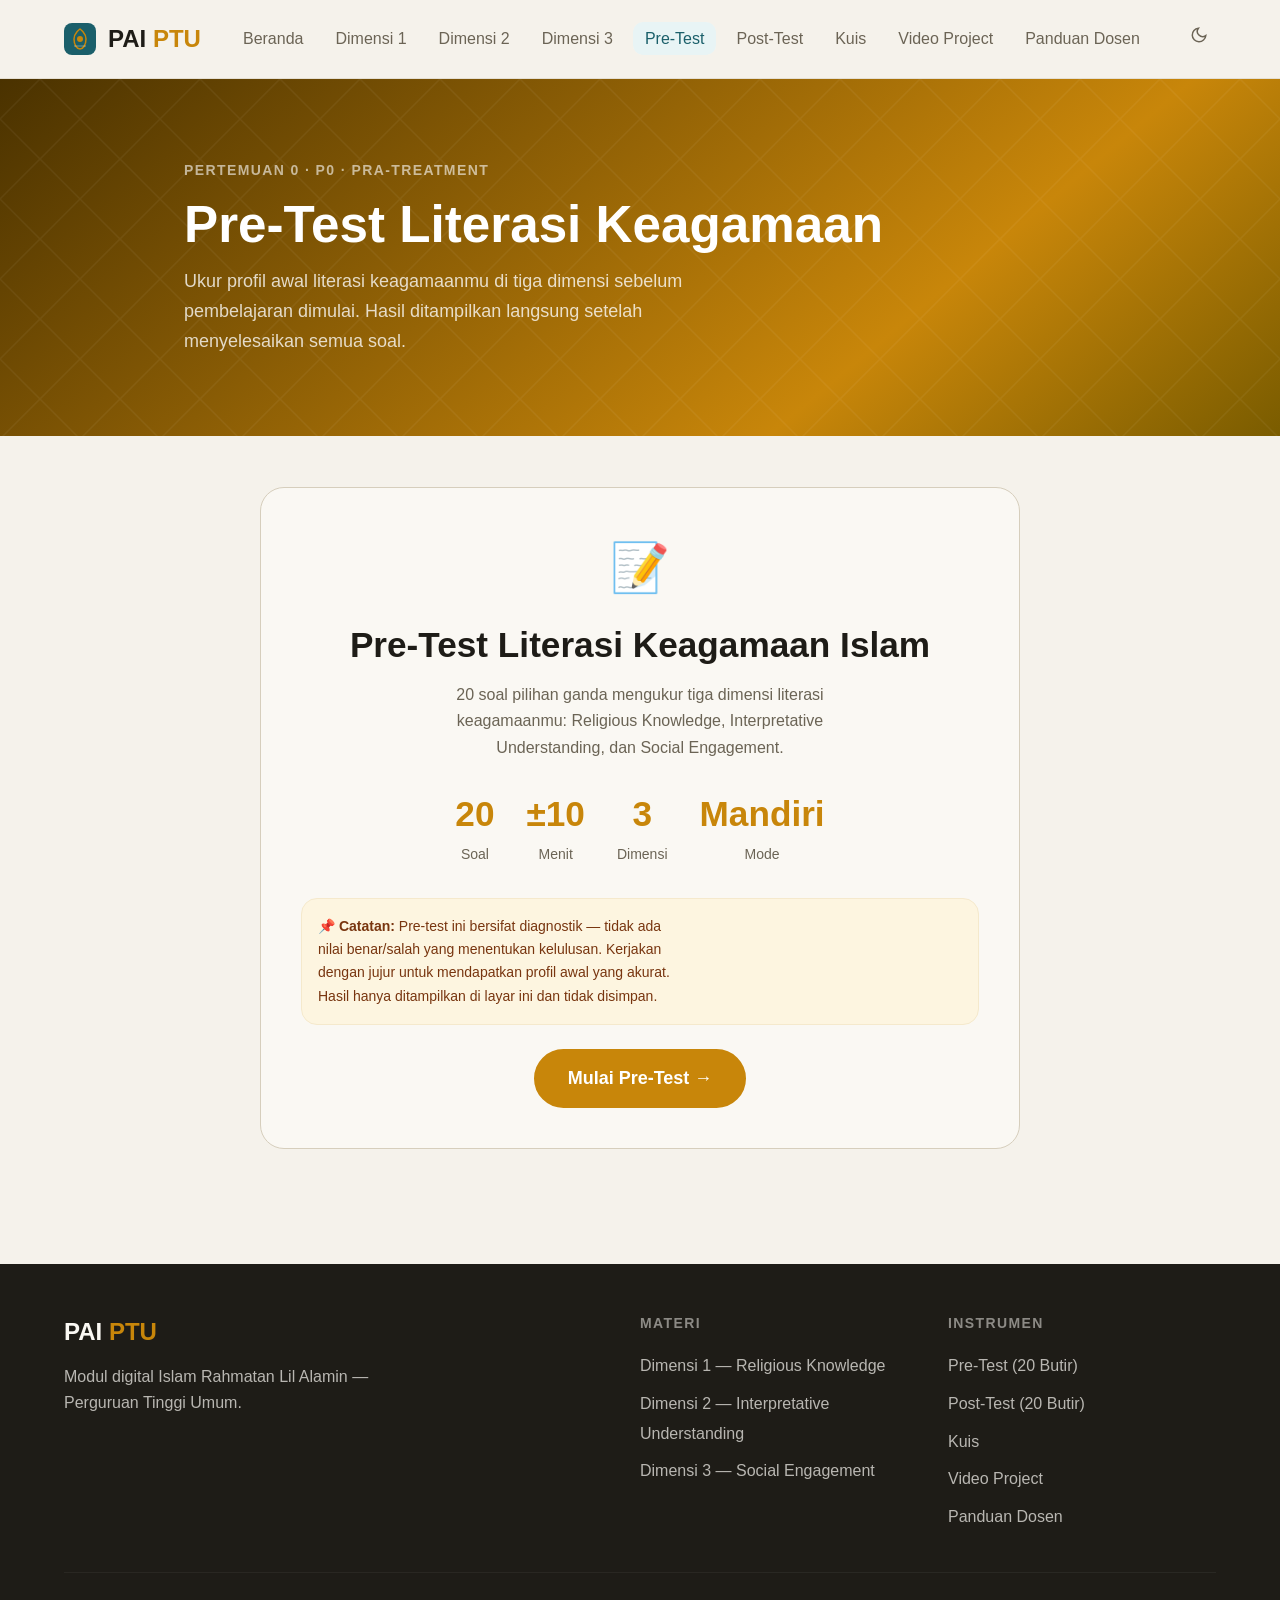
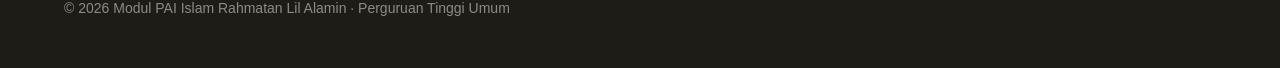
<file: pretest.html>
<!DOCTYPE html>
<html lang="id" data-theme="light">
<head>
  <meta charset="UTF-8" />
  <meta name="viewport" content="width=device-width, initial-scale=1.0" />
  <title>Pre-Test — Modul PAI PTU</title>
  <link rel="preconnect" href="https://fonts.googleapis.com"/>
  <link rel="preconnect" href="https://fonts.gstatic.com" crossorigin/>
  <link href="https://fonts.googleapis.com/css2?family=Scheherazade+New:wght@400;700&display=swap" rel="stylesheet"/>
  <link href="https://api.fontshare.com/v2/css?f[]=chillax@300,400,500,600,700&f[]=satoshi@300,400,500,700&display=swap" rel="stylesheet"/>
  <link rel="stylesheet" href="css/style.css"/>
  <style>
    .test-hero {
      background: linear-gradient(140deg,#4a3200 0%,#c8860a 70%,#7a5c00 100%);
      color:white; padding-block:clamp(3rem,7vw,5rem);
      position:relative; overflow:hidden;
    }
    .test-hero::before {
      content:''; position:absolute; inset:0;
      background-image:url("data:image/svg+xml,%3Csvg xmlns='http://www.w3.org/2000/svg' width='80' height='80' viewBox='0 0 80 80'%3E%3Cpath d='M40 0L80 40L40 80L0 40Z' fill='none' stroke='rgba(255,255,255,0.05)' stroke-width='1.5'/%3E%3C/svg%3E");
      pointer-events:none;
    }
    .test-hero-inner { position:relative; z-index:1; }
    .test-hero h1  { color:white; font-size:var(--text-2xl); margin-bottom:var(--space-3); }
    .test-hero p   { color:rgba(255,255,255,.78); max-width:55ch; }

    /* Quiz container */
    #quiz-intro, #quiz-container, #quiz-result { max-width: 760px; margin-inline:auto; }

    /* Intro */
    .intro-card { background:var(--color-surface); border:1px solid var(--color-border);
      border-radius:var(--radius-xl); padding:var(--space-10); text-align:center; }
    .intro-card h2 { font-size:var(--text-xl); margin-bottom:var(--space-4); }
    .intro-card p  { font-size:var(--text-sm); color:var(--color-text-muted); max-width:46ch; margin-inline:auto; margin-bottom:var(--space-6); }
    .intro-stats  { display:flex; justify-content:center; gap:var(--space-8); flex-wrap:wrap; margin-bottom:var(--space-8); }
    .intro-stat .num { font-family:var(--font-display); font-size:var(--text-xl); font-weight:700; color:var(--color-gold); }
    .intro-stat .lbl { font-size:var(--text-xs); color:var(--color-text-muted); }

    /* Question card */
    .q-card { background:var(--color-surface); border:1px solid var(--color-border);
      border-radius:var(--radius-xl); padding:var(--space-8); }
    .q-progress { margin-bottom:var(--space-6); }
    .q-progress-bar-wrap { background:var(--color-surface-offset); border-radius:var(--radius-full); height:6px; overflow:hidden; }
    .q-progress-bar { background:var(--color-gold); height:6px; border-radius:var(--radius-full); transition:width .4s; }
    .q-num { font-size:var(--text-xs); font-weight:700; color:var(--color-text-muted); margin-bottom:var(--space-2); display:flex; justify-content:space-between; }
    .q-dim-badge { display:inline-block; padding:.2rem .7rem; border-radius:var(--radius-full); font-size:var(--text-xs); font-weight:700; }
    .q-text { font-size:var(--text-base); font-weight:600; color:var(--color-text); margin-bottom:var(--space-6); line-height:1.6; }
    .q-options { display:flex; flex-direction:column; gap:var(--space-3); }
    .q-option {
      background:var(--color-surface-2); border:2px solid var(--color-border);
      border-radius:var(--radius-lg); padding:var(--space-4) var(--space-5);
      cursor:pointer; font-size:var(--text-sm); color:var(--color-text); text-align:left;
      transition:border-color .2s, background .2s;
    }
    .q-option:hover:not(:disabled) { border-color:var(--color-gold); background:var(--color-gold-light); }
    .q-option.selected-correct { border-color:var(--color-success); background:var(--color-success-highlight); color:var(--color-success); }
    .q-option.selected-wrong   { border-color:var(--color-error);   background:var(--color-error-highlight);   color:var(--color-error); }
    .q-option.show-correct     { border-color:var(--color-success); background:var(--color-success-highlight); color:var(--color-success); }
    .q-feedback { margin-top:var(--space-4); padding:var(--space-3) var(--space-4);
      border-radius:var(--radius-md); font-size:var(--text-xs); display:none; }
    .q-feedback.show { display:block; }
    .q-feedback.ok { background:var(--color-success-highlight); color:var(--color-success); }
    .q-feedback.no { background:var(--color-error-highlight);   color:var(--color-error); }
    .q-next-btn { margin-top:var(--space-6); }

    /* Result */
    .result-card { background:var(--color-surface); border:1px solid var(--color-border);
      border-radius:var(--radius-xl); padding:var(--space-10); }
    .result-card h2 { font-size:var(--text-xl); text-align:center; margin-bottom:var(--space-2); }
    .result-card .subtitle { text-align:center; font-size:var(--text-sm); color:var(--color-text-muted); margin-bottom:var(--space-8); }
    .total-score { text-align:center; margin-bottom:var(--space-8); }
    .total-score .big { font-family:var(--font-display); font-size:5rem; font-weight:700; color:var(--color-gold); line-height:1; }
    .total-score .sub { font-size:var(--text-sm); color:var(--color-text-muted); margin-top:var(--space-2); }
    .dim-scores { display:grid; grid-template-columns:repeat(3,1fr); gap:var(--space-4); margin-bottom:var(--space-8); }
    @media(max-width:600px){ .dim-scores{grid-template-columns:1fr;} }
    .dim-score-card { border-radius:var(--radius-xl); padding:var(--space-6); text-align:center; }
    .dim-score-card .d-num { font-family:var(--font-display); font-size:2.5rem; font-weight:700; }
    .dim-score-card .d-label { font-size:var(--text-xs); margin-top:var(--space-1); opacity:.8; }
    .dim-score-card .d-name  { font-size:var(--text-xs); font-weight:700; margin-top:var(--space-1); }
    .profil-section { margin-bottom:var(--space-8); }
    .profil-section h3 { font-size:var(--text-lg); font-weight:700; margin-bottom:var(--space-4); }
    .profil-item { display:flex; gap:var(--space-4); align-items:flex-start;
      padding:var(--space-4); background:var(--color-surface-offset); border-radius:var(--radius-lg); margin-bottom:var(--space-3); }
    .profil-icon { font-size:1.2rem; flex-shrink:0; margin-top:2px; }
    .profil-item strong { display:block; font-size:var(--text-sm); margin-bottom:var(--space-1); }
    .profil-item p { font-size:var(--text-xs); color:var(--color-text-muted); margin:0; }
    .next-steps { display:flex; flex-wrap:wrap; gap:var(--space-3); justify-content:center; margin-top:var(--space-6); }
  </style>
</head>
<body>

<header class="site-header">
  <div class="container container--wide">
    <nav class="nav-inner">
      <a href="index.html" class="nav-logo">
        <svg width="32" height="32" viewBox="0 0 32 32" fill="none">
          <rect width="32" height="32" rx="8" fill="#1a5f6a"/>
          <path d="M16 6C16 6 10 10 10 16C10 22 13 26 16 26C19 26 22 22 22 16C22 10 16 6 16 6Z" fill="none" stroke="#c8860a" stroke-width="1.5"/>
          <circle cx="16" cy="16" r="3" fill="#c8860a"/>
          <path d="M10 23h12" stroke="rgba(255,255,255,.35)" stroke-width="1"/>
        </svg>
        <span>PAI <span style="color:var(--color-gold)">PTU</span></span>
      </a>
      <ul class="nav-links" role="list">
        <li><a href="index.html">Beranda</a></li>
        <li><a href="dim1-rk.html">Dimensi 1</a></li>
        <li><a href="dim2-iu.html">Dimensi 2</a></li>
        <li><a href="dim3-se.html">Dimensi 3</a></li>
        <li><a href="pretest.html" class="active">Pre-Test</a></li>
        <li><a href="posttest.html">Post-Test</a></li>
        <li><a href="kuis.html">Kuis</a></li>
        <li><a href="video-project.html">Video Project</a></li>
        <li><a href="panduan-dosen.html">Panduan Dosen</a></li>
      </ul>
      <div class="nav-actions">
        <button class="btn-theme" data-theme-toggle aria-label="Toggle tema"></button>
        <button class="nav-mobile-btn" aria-expanded="false">
          <svg width="22" height="22" viewBox="0 0 24 24" fill="none" stroke="currentColor" stroke-width="2"><path d="M3 12h18M3 6h18M3 18h18"/></svg>
        </button>
      </div>
    </nav>
  </div>
</header>

<main>

<section class="test-hero">
  <div class="container test-hero-inner">
    <p style="font-size:var(--text-xs);font-weight:700;letter-spacing:.1em;text-transform:uppercase;color:rgba(255,255,255,.6);margin-bottom:var(--space-3);">Pertemuan 0 · P0 · Pra-Treatment</p>
    <h1>Pre-Test Literasi Keagamaan</h1>
    <p>Ukur profil awal literasi keagamaanmu di tiga dimensi sebelum pembelajaran dimulai. Hasil ditampilkan langsung setelah menyelesaikan semua soal.</p>
  </div>
</section>

<section class="section--sm">
  <div class="container">

    <!-- INTRO -->
    <div id="quiz-intro">
      <div class="intro-card reveal">
        <div style="font-size:3rem;margin-bottom:var(--space-4);">📝</div>
        <h2>Pre-Test Literasi Keagamaan Islam</h2>
        <p>20 soal pilihan ganda mengukur tiga dimensi literasi keagamaanmu: Religious Knowledge, Interpretative Understanding, dan Social Engagement.</p>
        <div class="intro-stats">
          <div class="intro-stat"><div class="num">20</div><div class="lbl">Soal</div></div>
          <div class="intro-stat"><div class="num">±10</div><div class="lbl">Menit</div></div>
          <div class="intro-stat"><div class="num">3</div><div class="lbl">Dimensi</div></div>
          <div class="intro-stat"><div class="num">Mandiri</div><div class="lbl">Mode</div></div>
        </div>
        <div style="background:var(--color-gold-light);border:1px solid var(--color-gold-highlight);border-radius:var(--radius-lg);padding:var(--space-4);margin-bottom:var(--space-6);text-align:left;">
          <p style="font-size:var(--text-xs);color:#78350f;margin:0;"><strong>📌 Catatan:</strong> Pre-test ini bersifat diagnostik — tidak ada nilai benar/salah yang menentukan kelulusan. Kerjakan dengan jujur untuk mendapatkan profil awal yang akurat. Hasil hanya ditampilkan di layar ini dan tidak disimpan.</p>
        </div>
        <button class="btn btn--gold btn--lg" onclick="startQuiz()">Mulai Pre-Test →</button>
      </div>
    </div>

    <!-- QUIZ QUESTIONS -->
    <div id="quiz-container" style="display:none;">
      <div class="q-card">
        <div class="q-progress">
          <div class="q-num">
            <span id="q-counter">Soal 1 dari 20</span>
            <span id="q-dim-label"></span>
          </div>
          <div class="q-progress-bar-wrap"><div class="q-progress-bar" id="q-progress-bar" style="width:5%;"></div></div>
        </div>
        <div id="q-text" class="q-text"></div>
        <div id="q-options" class="q-options"></div>
        <div id="q-feedback" class="q-feedback"></div>
        <button class="btn btn--gold btn--sm q-next-btn" id="q-next-btn" onclick="nextQuestion()" style="display:none;">
          Soal Berikutnya →
        </button>
      </div>
    </div>

    <!-- RESULTS -->
    <div id="quiz-result" style="display:none;">
      <div class="result-card">
        <div style="text-align:center;font-size:3rem;margin-bottom:var(--space-4);">📊</div>
        <h2>Profil Awal Literasi Keagamaanmu</h2>
        <p class="subtitle">Ini adalah baseline sebelum kamu mempelajari modul. Simpan hasilnya untuk dibandingkan setelah post-test.</p>

        <div class="total-score">
          <div class="big" id="res-total">0</div>
          <div class="sub">dari 20 soal benar</div>
        </div>

        <div class="dim-scores">
          <div class="dim-score-card" style="background:var(--color-primary);color:white;">
            <div class="d-num" id="res-rk">0/7</div>
            <div class="d-label">Religious Knowledge</div>
            <div class="d-name">Dimensi 1</div>
          </div>
          <div class="dim-score-card" style="background:var(--color-gold);color:white;">
            <div class="d-num" id="res-iu">0/6</div>
            <div class="d-label">Interpretative Understanding</div>
            <div class="d-name">Dimensi 2</div>
          </div>
          <div class="dim-score-card" style="background:var(--color-secondary);color:white;">
            <div class="d-num" id="res-se">0/7</div>
            <div class="d-label">Social Engagement</div>
            <div class="d-name">Dimensi 3</div>
          </div>
        </div>

        <div class="profil-section" id="profil-section">
          <h3>Profil & Rekomendasi Belajar</h3>
          <!-- Filled by JS -->
        </div>

        <div class="next-steps">
          <a href="dim1-rk.html" class="btn btn--primary">📖 Mulai Dimensi 1</a>
          <a href="dim2-iu.html" class="btn btn--outline">🔍 Dimensi 2</a>
          <a href="dim3-se.html" class="btn btn--outline">🌍 Dimensi 3</a>
          <button class="btn btn--ghost" onclick="resetQuiz()">🔄 Ulangi Pre-Test</button>
        </div>
      </div>
    </div>

  </div>
</section>
</main>

<footer class="site-footer">
  <div class="container container--wide">
    <div class="footer-inner">
      <div>
        <div class="footer-logo">PAI <span style="color:var(--color-gold)">PTU</span></div>
        <p class="footer-desc">Modul digital Islam Rahmatan Lil Alamin — Perguruan Tinggi Umum.</p>
      </div>
      <div>
        <p class="footer-heading">Materi</p>
        <ul class="footer-links" role="list">
          <li><a href="dim1-rk.html">Dimensi 1 — Religious Knowledge</a></li>
          <li><a href="dim2-iu.html">Dimensi 2 — Interpretative Understanding</a></li>
          <li><a href="dim3-se.html">Dimensi 3 — Social Engagement</a></li>
        </ul>
      </div>
      <div>
        <p class="footer-heading">Instrumen</p>
        <ul class="footer-links" role="list">
          <li><a href="pretest.html">Pre-Test (20 Butir)</a></li>
          <li><a href="posttest.html">Post-Test (20 Butir)</a></li>
          <li><a href="kuis.html">Kuis</a></li>
        <li><a href="video-project.html">Video Project</a></li>
        <li><a href="panduan-dosen.html">Panduan Dosen</a></li>
        </ul>
      </div>
    </div>
    <div class="footer-bottom">
      <span>© 2026 Modul PAI Islam Rahmatan Lil Alamin · Perguruan Tinggi Umum</span>
    </div>
  </div>
</footer>

<script src="js/main.js"></script>
<script>
// Pre-Test: 20 butir asli dari instrumen penelitian
// Dimensi mapping (pre-test): RK=[1,2,3,4,5,12,20], IU=[6,8,9,11,16,17], SE=[7,10,13,14,15,18,19]
// Index dalam array: RK=butir 1,2,3,4,5,12,20 → index 0,1,2,3,4,11,19
//                   IU=butir 6,8,9,11,16,17  → index 5,7,8,10,15,16
//                   SE=butir 7,10,13,14,15,18,19 → index 6,9,12,13,14,17,18

const questions = [
  // Q1 RK
  {
    dim:'RK', text:'Dalam perspektif Islam, agama berfungsi untuk…',
    options:['Mengatur ibadah ritual semata','Membatasi kebebasan berpikir','Menyeragamkan budaya masyarakat','Menjaga keteraturan dan kemaslahatan hidup'],
    answer:3, feedback:'Agama berfungsi sebagai sistem penata keteraturan dan kemaslahatan hidup — melampaui ritual.'
  },
  // Q2 RK
  {
    dim:'RK', text:'Menurut pemahaman Anda, agama pada dasarnya adalah…',
    options:['Tradisi keagamaan yang turun-temurun','Sistem nilai yang mengatur seluruh aspek kehidupan','Aturan ibadah antara Tuhan dan manusia saja','Kumpulan ritual seperti sholat dan puasa'],
    answer:1, feedback:'Agama Islam adalah sistem nilai yang mengatur seluruh aspek kehidupan, bukan hanya ritual.'
  },
  // Q3 RK
  {
    dim:'RK', text:'Ruang lingkup Pendidikan Agama Islam mencakup tiga aspek pokok yang disebut trilogi beragama. Berikut yang BUKAN termasuk ketiganya adalah…',
    options:['Akidah','Syariah','Akhlak','Politik praktis'],
    answer:3, feedback:'Trilogi Islam adalah akidah, syariah, dan akhlak. Politik praktis bukan bagian dari trilogi ini.'
  },
  // Q4 RK
  {
    dim:'RK', text:'Agama yang bersumber dari wahyu Tuhan dan disampaikan melalui para nabi disebut…',
    options:['Agama budaya','Agama samawi','Agama tradisi','Agama filsafat'],
    answer:1, feedback:'Agama samawi (agama langit) adalah agama yang bersumber dari wahyu Tuhan melalui para nabi.'
  },
  // Q5 RK
  {
    dim:'RK', text:'Berikut termasuk lima pokok maqashid syariah adalah…',
    options:['Menjaga harta, jabatan, kekuasaan, budaya, dan tradisi','Menjaga agama, jiwa, akal, keturunan, dan harta','Menjaga iman, ihsan, akhlak, dan ibadah','Ritual, moral, sosial, politik, dan ekonomi'],
    answer:1, feedback:'Lima pokok maqashid: hifzh al-dīn (agama), al-nafs (jiwa), al-\'aql (akal), al-nasl (keturunan), al-māl (harta).'
  },
  // Q6 IU
  {
    dim:'IU', text:'Seseorang rajin beribadah, tetapi sering berbohong dan merugikan orang lain. Berdasarkan penalaran keagamaan, kondisi tersebut menunjukkan bahwa…',
    options:['Ia tetap sholeh karena ibadahnya rutin','Kesalehan cukup diukur dari ibadah ritual','Kesalehan belum tercermin dalam akhlak dan perilaku sosial','Ia sudah menjalankan agama secara sempurna'],
    answer:2, feedback:'Kesalehan sejati harus tercermin dalam akhlak dan perilaku sosial — ibadah ritual saja tidak cukup.'
  },
  // Q7 SE
  {
    dim:'SE', text:'Seorang mahasiswa menghormati teman berbeda keyakinan dan bekerja sama dalam kegiatan kampus tanpa mempersoalkan perbedaan agama. Sikap ini mencerminkan prinsip…',
    options:['Tawasuth','Tawazun','Tasamuh','Ta\'adul'],
    answer:2, feedback:'Menghormati dan bekerja sama dengan orang berbeda keyakinan = tasamuh (toleransi).'
  },
  // Q8 IU
  {
    dim:'IU', text:'Mahasiswa tetap menjalankan ibadah tepat waktu tanpa mengabaikan tanggung jawab akademik dan sosialnya. Sikap tersebut menunjukkan prinsip…',
    options:['Tasamuh','Tawazun','Tawasuth','I\'tidal'],
    answer:1, feedback:'Menyeimbangkan ibadah dengan tanggung jawab akademik dan sosial = tawazun (keseimbangan).'
  },
  // Q9 IU
  {
    dim:'IU', text:'Dalam menyikapi konten keagamaan di media sosial yang provokatif, tindakan paling tepat sesuai nilai moderasi adalah…',
    options:['Menyebarkannya agar banyak yang tahu','Mengabaikannya tanpa berpikir kritis','Memverifikasi kebenaran sebelum merespons atau menyebarkan','Menyerang balik dengan konten serupa'],
    answer:2, feedback:'Tabayyun: memverifikasi kebenaran sebelum merespons atau menyebarkan — kewajiban agama di era digital.'
  },
  // Q10 SE
  {
    dim:'SE', text:'Mencontek saat ujian termasuk pelanggaran terhadap nilai…',
    options:['Kejujuran dan integritas','Kreativitas akademik','Toleransi sosial','Kerja sama ilmiah'],
    answer:0, feedback:'Mencontek melanggar nilai kejujuran dan integritas — nilai inti ajaran Islam.'
  },
  // Q11 IU
  {
    dim:'IU', text:'Dalam perspektif Islam, menjaga kebersihan kampus dan tidak merusak tanaman mencerminkan nilai…',
    options:['Ibadah ritual','Kepedulian ekologis sebagai bagian dari tanggung jawab sosial','Tradisi budaya lokal','Kepentingan ekonomi semata'],
    answer:1, feedback:'Kepedulian lingkungan adalah bagian dari tanggung jawab sosial Islam — bukan sekadar tradisi.'
  },
  // Q12 RK
  {
    dim:'RK', text:'Menghindari penyebaran hoaks keagamaan di media sosial berkaitan dengan tujuan syariat dalam menjaga…',
    options:['Harta','Keturunan','Akal','Jiwa'],
    answer:2, feedback:'Hoaks merusak kemampuan berpikir rasional → berkaitan dengan hifzh al-\'aql (menjaga akal).'
  },
  // Q13 SE
  {
    dim:'SE', text:'Menolong korban kecelakaan tanpa membedakan latar belakangnya mencerminkan tujuan syariat dalam menjaga…',
    options:['Agama','Jiwa','Harta','Akal'],
    answer:1, feedback:'Menolong tanpa diskriminasi mencerminkan hifzh al-nafs (menjaga jiwa) yang bersifat universal.'
  },
  // Q14 SE
  {
    dim:'SE', text:'Menolak korupsi dan kecurangan dalam transaksi mencerminkan perlindungan terhadap…',
    options:['Hifz ad-Din','Hifz al-Māl','Hifz al-\'Aql','Hifz an-Nasl'],
    answer:1, feedback:'Anti-korupsi melindungi hifzh al-māl — menjaga harta dari penyalahgunaan dan kecurangan.'
  },
  // Q15 SE
  {
    dim:'SE', text:'Sikap tidak menyakiti manusia, hewan, dan alam menunjukkan bahwa Islam mengajarkan…',
    options:['Kekuasaan atas makhluk hidup','Kasih sayang dan kemaslahatan universal','Dominasi sosial','Tradisi budaya semata'],
    answer:1, feedback:'Islam rahmatan lil alamin: kasih sayang dan kemaslahatan universal mencakup semua makhluk.'
  },
  // Q16 IU
  {
    dim:'IU', text:'Mahasiswa menolak pandangan keagamaan yang ekstrem dan memilih sikap adil serta seimbang. Hal ini menunjukkan prinsip…',
    options:['Tasamuh','Tawazun','Tawasuth','Ibadah ritual'],
    answer:2, feedback:'Menolak ekstremisme dan memilih sikap tengah = tawasuth/tawassut (moderasi/wasatiyyah).'
  },
  // Q17 IU
  {
    dim:'IU', text:'Menjaga pergaulan sehat dan bertanggung jawab mencerminkan perlindungan terhadap…',
    options:['Jiwa','Akal','Keturunan','Harta'],
    answer:2, feedback:'Pergaulan sehat berkaitan dengan hifzh al-nasl (menjaga keturunan) — bukan jiwa atau akal.'
  },
  // Q18 SE
  {
    dim:'SE', text:'Mengembalikan barang yang bukan miliknya menunjukkan nilai…',
    options:['Kejujuran','Keberanian','Toleransi','Kreativitas'],
    answer:0, feedback:'Mengembalikan barang yang bukan milik sendiri mencerminkan nilai kejujuran (amanah).'
  },
  // Q19 SE
  {
    dim:'SE', text:'Dalam konflik antar kelompok, tindakan paling sesuai dengan nilai Islam adalah…',
    options:['Membela kelompok sendiri tanpa pertimbangan','Mencari jalan damai dan adil bagi semua pihak','Menghindari masalah sepenuhnya','Menyebarkan konflik agar diketahui publik'],
    answer:1, feedback:'Islam mengajarkan islah: mencari jalan damai dan adil (proporsional) bagi semua pihak yang berkonflik.'
  },
  // Q20 RK
  {
    dim:'RK', text:'Islam memberikan rukhsah dalam kondisi tertentu karena…',
    options:['Membatasi ekspresi diri seseorang','Aturan agama bisa diabaikan','Islam tidak konsisten pada aturan','Mempertimbangkan kemampuan dan kondisi seseorang'],
    answer:3, feedback:'Rukhsah adalah kemudahan syariat yang mempertimbangkan kondisi nyata manusia — ekspresi rahmah Allah.'
  }
];

// Dimensi butir pre-test: RK=[0,1,2,3,4,11,19], IU=[5,7,8,10,15,16], SE=[6,9,12,13,14,17,18]
const dimMap = {
  RK: [0,1,2,3,4,11,19],
  IU: [5,7,8,10,15,16],
  SE: [6,9,12,13,14,17,18]
};

let currentQ = 0;
const userAnswers = new Array(20).fill(null);

function startQuiz() {
  document.getElementById('quiz-intro').style.display = 'none';
  document.getElementById('quiz-container').style.display = 'block';
  renderQuestion();
}

function renderQuestion() {
  const q = questions[currentQ];
  document.getElementById('q-counter').textContent = `Soal ${currentQ + 1} dari 20`;
  document.getElementById('q-dim-label').innerHTML = `<span class="q-dim-badge" style="background:${dimColor(q.dim)};color:white;">${q.dim}</span>`;
  document.getElementById('q-progress-bar').style.width = ((currentQ + 1) / 20 * 100) + '%';
  document.getElementById('q-text').textContent = q.text;
  document.getElementById('q-feedback').className = 'q-feedback';
  document.getElementById('q-feedback').textContent = '';
  document.getElementById('q-next-btn').style.display = 'none';

  const optContainer = document.getElementById('q-options');
  optContainer.innerHTML = '';
  q.options.forEach((opt, i) => {
    const btn = document.createElement('button');
    btn.className = 'q-option';
    btn.textContent = String.fromCharCode(65 + i) + '. ' + opt;
    btn.onclick = () => selectAnswer(i, btn);
    optContainer.appendChild(btn);
  });
}

function dimColor(dim) {
  if (dim === 'RK') return '#1a5f6a';
  if (dim === 'IU') return '#c8860a';
  return '#a84228';
}

function selectAnswer(idx, btn) {
  const q = questions[currentQ];
  if (userAnswers[currentQ] !== null) return;
  userAnswers[currentQ] = idx;

  const opts = document.querySelectorAll('.q-option');
  opts.forEach(o => o.disabled = true);

  const isCorrect = idx === q.answer;
  btn.classList.add(isCorrect ? 'selected-correct' : 'selected-wrong');
  opts[q.answer].classList.add('show-correct');

  const fb = document.getElementById('q-feedback');
  fb.textContent = (isCorrect ? '✅ Benar! ' : '❌ Kurang tepat. ') + q.feedback;
  fb.className = 'q-feedback show ' + (isCorrect ? 'ok' : 'no');

  const nextBtn = document.getElementById('q-next-btn');
  nextBtn.style.display = 'inline-flex';
  nextBtn.textContent = currentQ < 19 ? 'Soal Berikutnya →' : 'Lihat Hasil →';
}

function nextQuestion() {
  currentQ++;
  if (currentQ >= 20) {
    showResult();
  } else {
    renderQuestion();
  }
}

function showResult() {
  document.getElementById('quiz-container').style.display = 'none';
  document.getElementById('quiz-result').style.display = 'block';

  let total = 0;
  const scores = { RK: 0, IU: 0, SE: 0 };

  questions.forEach((q, i) => {
    const correct = userAnswers[i] === q.answer;
    if (correct) {
      total++;
      scores[q.dim]++;
    }
  });

  document.getElementById('res-total').textContent = total;
  document.getElementById('res-rk').textContent = scores.RK + '/7';
  document.getElementById('res-iu').textContent = scores.IU + '/6';
  document.getElementById('res-se').textContent = scores.SE + '/7';

  // Generate profil
  const section = document.getElementById('profil-section');
  const pcts = {
    RK: Math.round(scores.RK / 7 * 100),
    IU: Math.round(scores.IU / 6 * 100),
    SE: Math.round(scores.SE / 7 * 100)
  };

  const items = [
    { dim:'RK', pct:pcts.RK, icon:'📖', href:'dim1-rk.html',
      labelOk:'Religious Knowledge: Cukup kuat — lanjutkan dengan materi Dimensi 1 untuk pendalaman.',
      labelLow:'Religious Knowledge: Perlu penguatan — fokus pada maqashid syariah dan perbedaan trilogi.' },
    { dim:'IU', pct:pcts.IU, icon:'🔍', href:'dim2-iu.html',
      labelOk:'Interpretative Understanding: Cukup baik — perhatikan khusus bab tawassut vs tasamuh.',
      labelLow:'Interpretative Understanding: Dimensi terlemahmu — prioritaskan Dimensi 2, terutama sub-materi tawassut.' },
    { dim:'SE', pct:pcts.SE, icon:'🌍', href:'dim3-se.html',
      labelOk:'Social Engagement: Baik — pelajari Dimensi 3 untuk memperkuat pemahaman hifzh al-nasl.',
      labelLow:'Social Engagement: Butuh penguatan — fokus pada resolusi konflik dan hifzh al-nasl di Dimensi 3.' }
  ];

  section.innerHTML = '<h3>Profil & Rekomendasi Belajar</h3>' + items.map(it => `
    <div class="profil-item">
      <div class="profil-icon">${it.icon}</div>
      <div>
        <strong>${it.dim} — ${it.pct}%</strong>
        <p>${it.pct >= 70 ? it.labelOk : it.labelLow}</p>
        <a href="${it.href}" class="btn btn--outline btn--sm" style="margin-top:var(--space-2);">Pelajari →</a>
      </div>
    </div>
  `).join('');

  window.preTestScore = total;
  window.preTestPcts = pcts;
}

function resetQuiz() {
  currentQ = 0;
  userAnswers.fill(null);
  document.getElementById('quiz-result').style.display = 'none';
  document.getElementById('quiz-intro').style.display = 'block';
}
</script>
<script data-pplx-inline-edit>
(function(){
  if(window===window.top)return;
  function inlineAll(orig,clone){
    if(orig.nodeType!==1)return;
    try{
      var cs=getComputedStyle(orig);
      var t='';
      for(var i=0;i<cs.length;i++){t+=cs[i]+':'+cs.getPropertyValue(cs[i])+';';}
      clone.style.cssText=t;
    }catch(e){}
    var oc=orig.children,cc=clone.children;
    for(var j=0;j<oc.length&&j<cc.length;j++){inlineAll(oc[j],cc[j]);}
  }
  function stripExternal(clone){
    var imgs=clone.querySelectorAll('img');
    for(var i=0;i<imgs.length;i++){
      var s=imgs[i].getAttribute('src');
      if(s&&!s.startsWith('data:'))imgs[i].removeAttribute('src');
    }
    var all=clone.querySelectorAll('*');
    for(var i=0;i<all.length;i++){
      var st=all[i].style.cssText;
      if(st&&st.indexOf('url(')>=0){
        all[i].style.cssText=st.replace(/url\(["']?(?!data:)[^)"']*["']?\)/gi,'none');
      }
    }
  }
  var scrollRaf=0;
  function emitScroll(){
    scrollRaf=0;
    var x=window.scrollX||window.pageXOffset||0;
    var y=window.scrollY||window.pageYOffset||0;
    window.parent.postMessage({type:'INLINE_EDIT_SCROLL',scrollX:x,scrollY:y},'*');
  }
  window.addEventListener('scroll',function(){
    if(scrollRaf)return;
    scrollRaf=requestAnimationFrame(emitScroll);
  },{passive:true,capture:true});
  emitScroll();
  window.addEventListener('message',function(e){
    if(!e.data||e.data.type!=='INLINE_EDIT_CAPTURE_REQUEST')return;
    var scrollX=window.scrollX||window.pageXOffset||0;
    var scrollY=window.scrollY||window.pageYOffset||0;
    var w=window.innerWidth,h=window.innerHeight;
    try{
      var clone=document.documentElement.cloneNode(true);
      var rm=clone.querySelectorAll('script,link[rel="stylesheet"],style');
      for(var i=0;i<rm.length;i++){rm[i].remove();}
      inlineAll(document.documentElement,clone);
      stripExternal(clone);
      var html=new XMLSerializer().serializeToString(clone);
      var svg='<svg xmlns="http://www.w3.org/2000/svg" width="'+w+'" height="'+h+'">'
        +'<foreignObject width="100%" height="100%">'
        +'<div xmlns="http://www.w3.org/1999/xhtml" style="width:'+w+'px;height:'+h+'px;overflow:hidden">'
        +'<div style="transform:translate(-'+scrollX+'px,-'+scrollY+'px);transform-origin:top left">'
        +html+'</div></div></foreignObject></svg>';
      var svgUrl='data:image/svg+xml;charset=utf-8,'+encodeURIComponent(svg);
      var img=new Image();
      img.onload=function(){
        var c=document.createElement('canvas');c.width=w;c.height=h;
        c.getContext('2d').drawImage(img,0,0);
        window.parent.postMessage({type:'INLINE_EDIT_SCREENSHOT_RESULT',dataUrl:c.toDataURL('image/png'),scrollX:scrollX,scrollY:scrollY},'*');
      };
      img.onerror=function(){
        window.parent.postMessage({type:'INLINE_EDIT_SCREENSHOT_RESULT',dataUrl:null,scrollX:scrollX,scrollY:scrollY},'*');
      };
      img.src=svgUrl;
    }catch(err){
      window.parent.postMessage({type:'INLINE_EDIT_SCREENSHOT_RESULT',dataUrl:null,scrollX:scrollX,scrollY:scrollY},'*');
    }
  });
})();
</script></body>
</html>
</file>
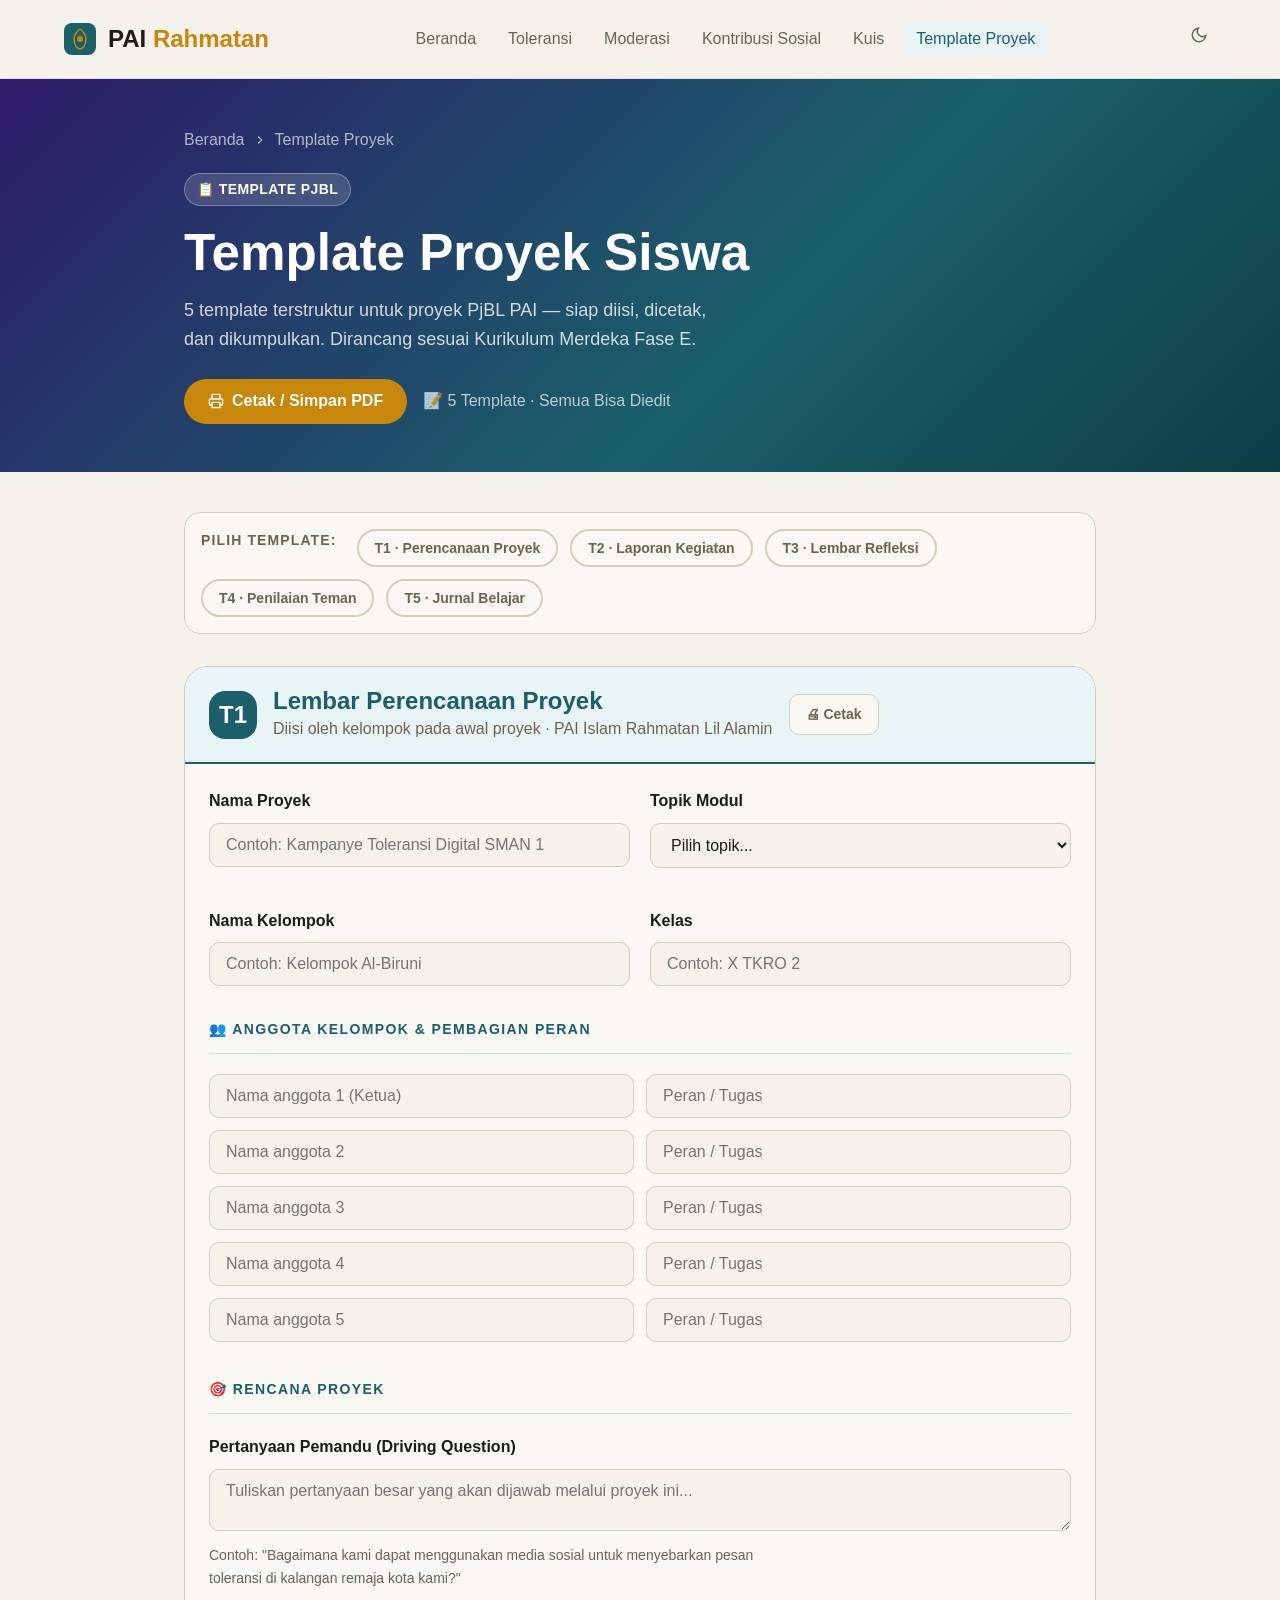
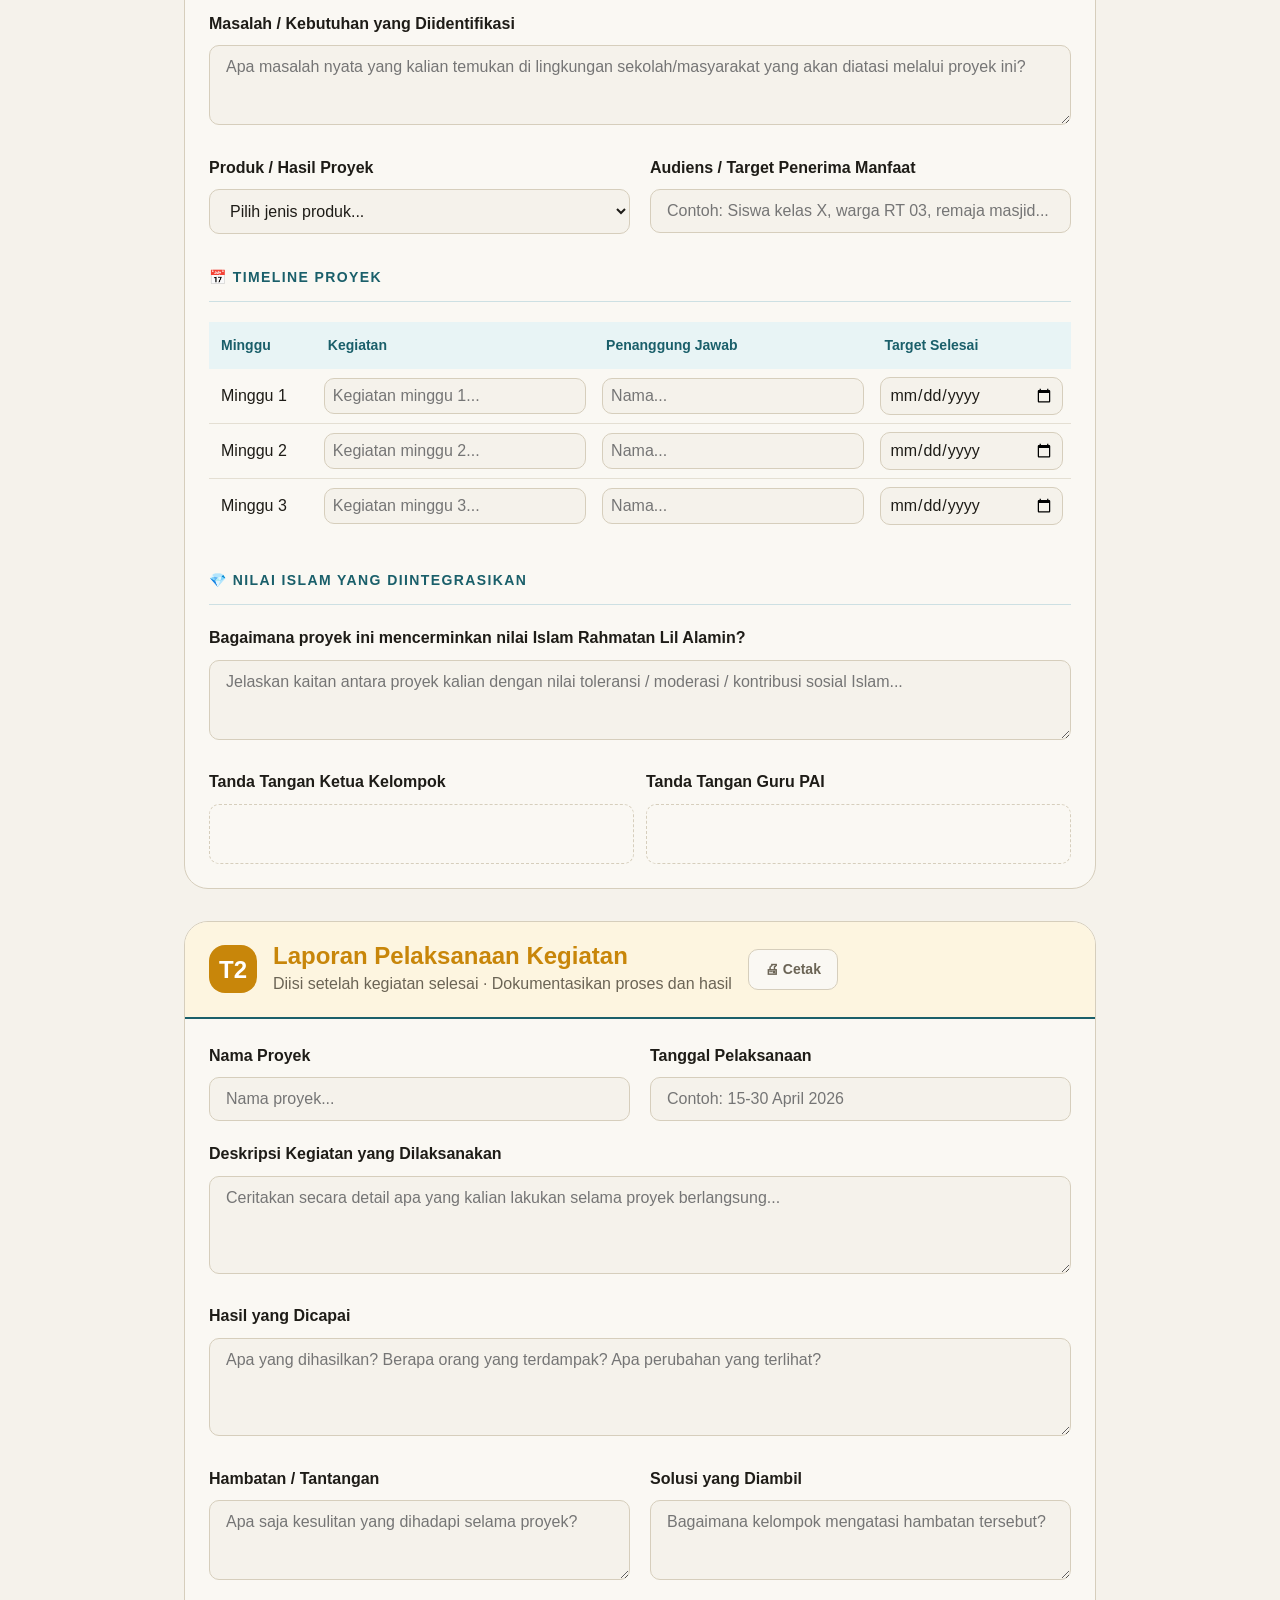
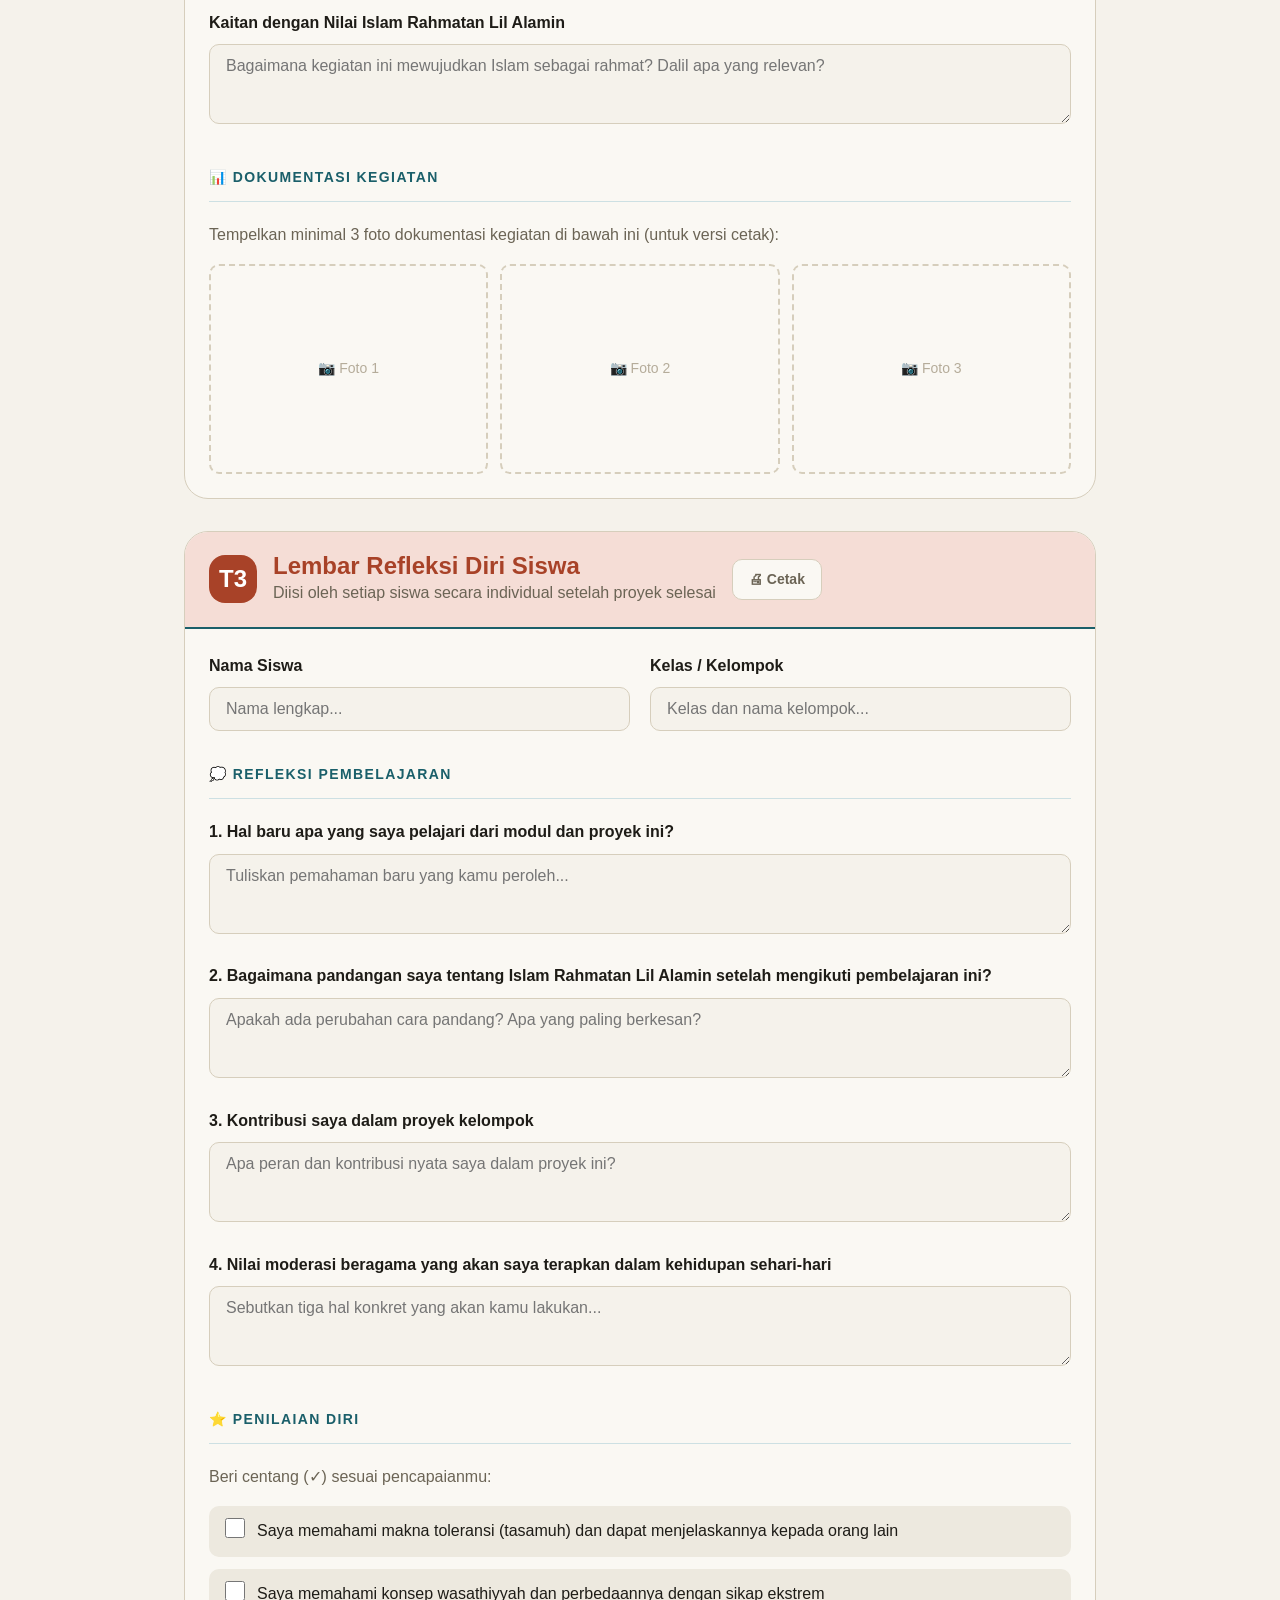
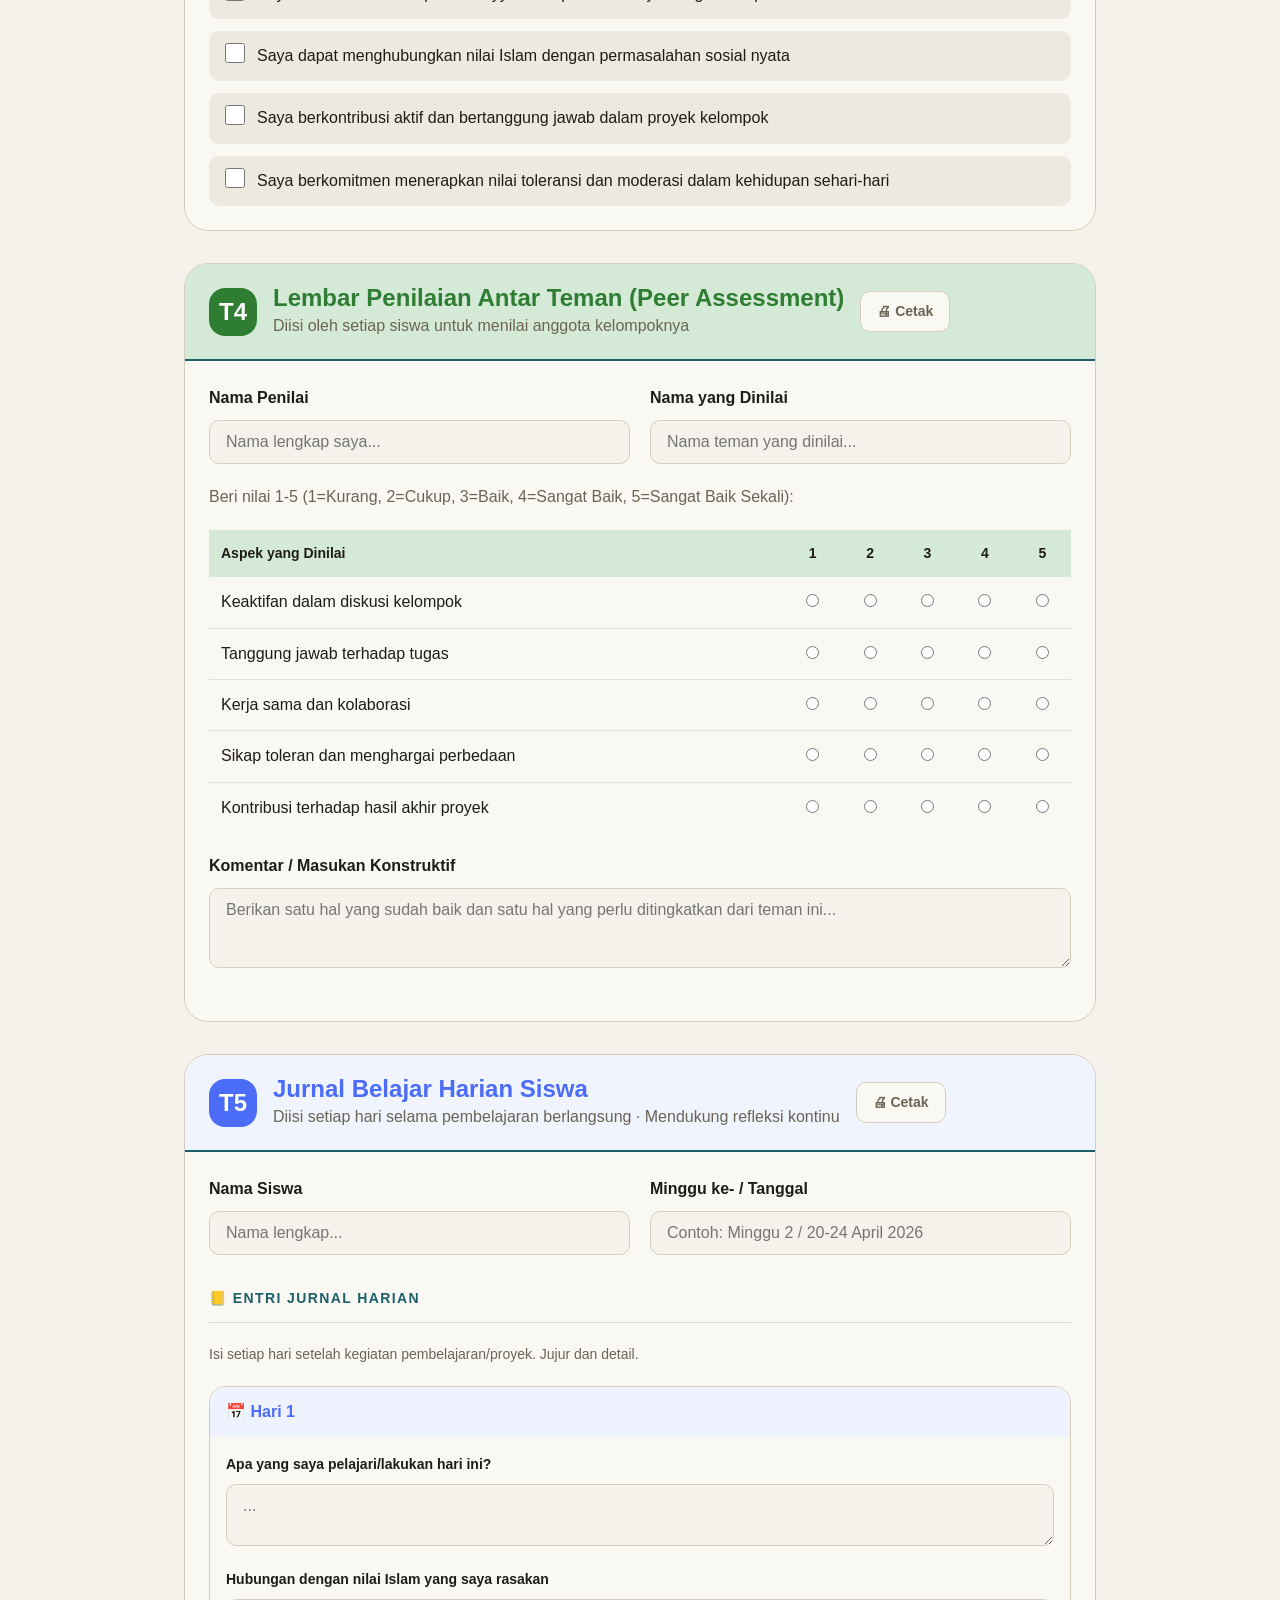
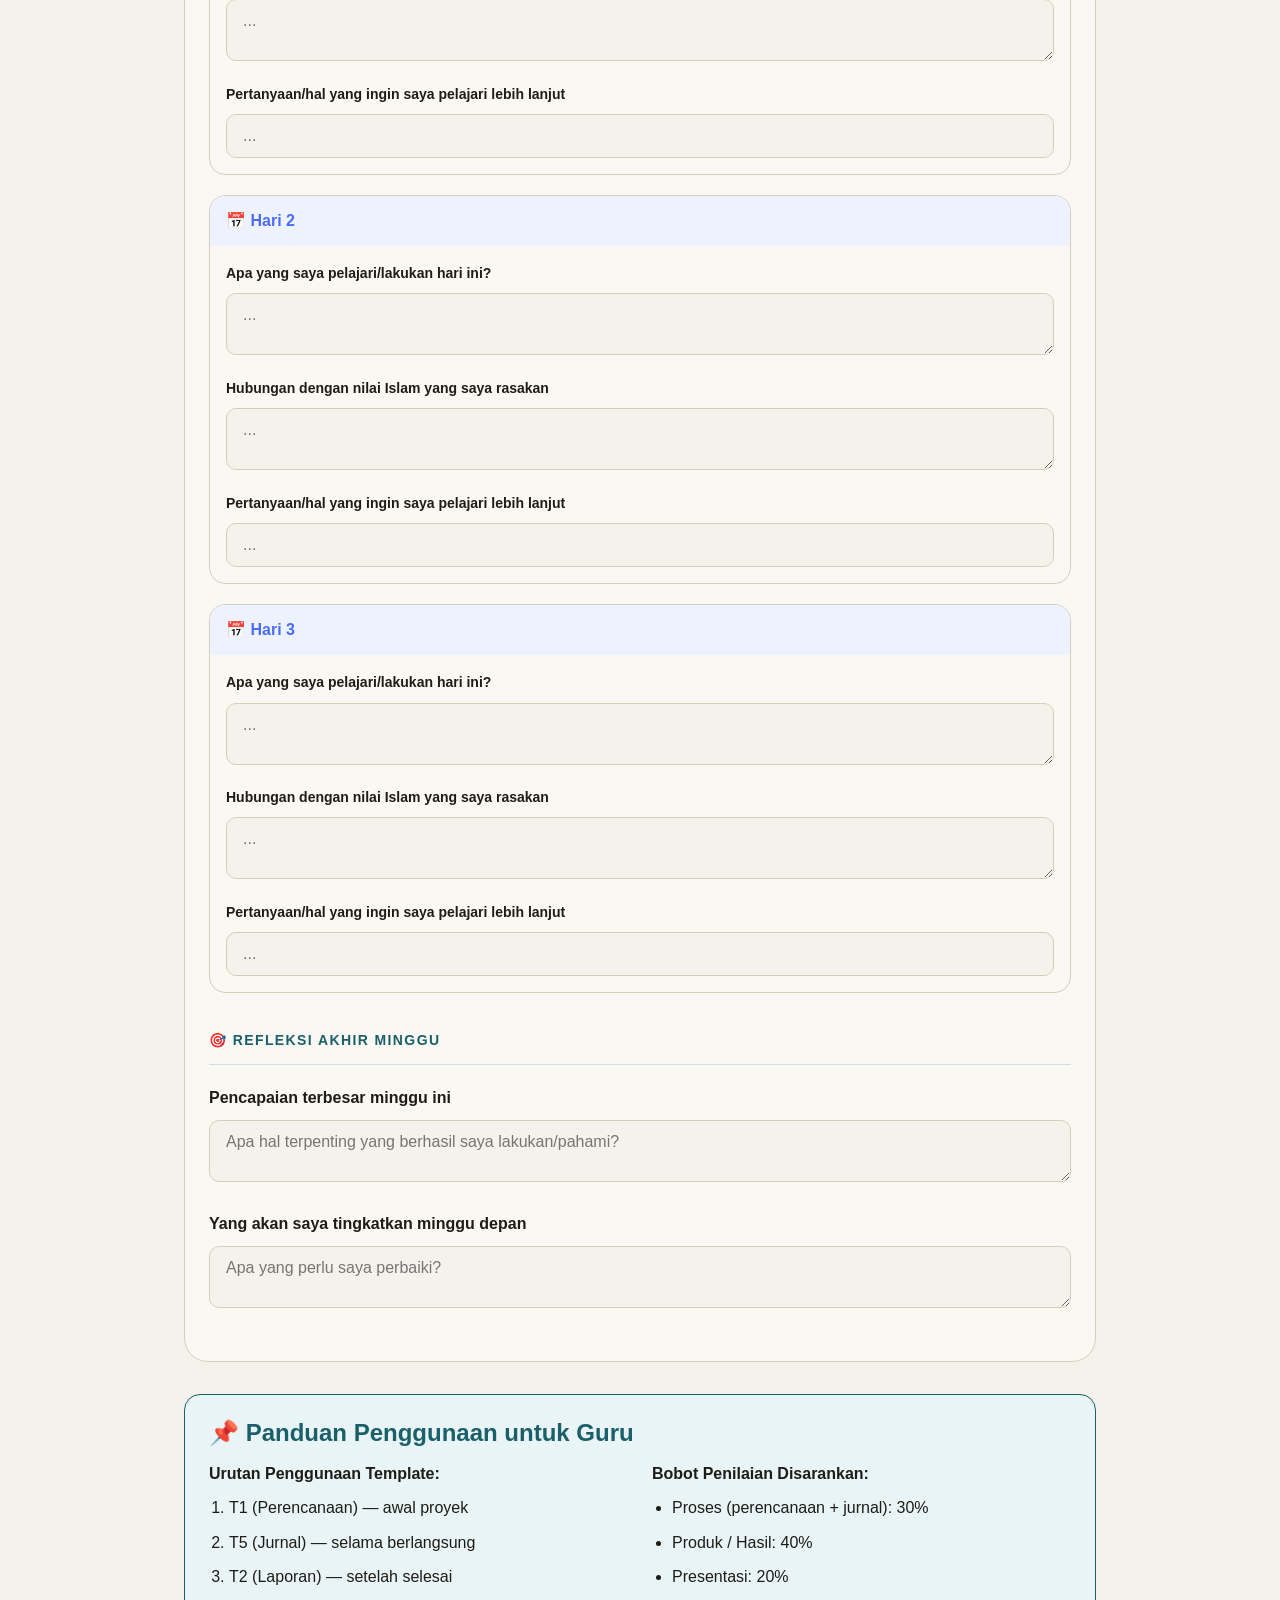
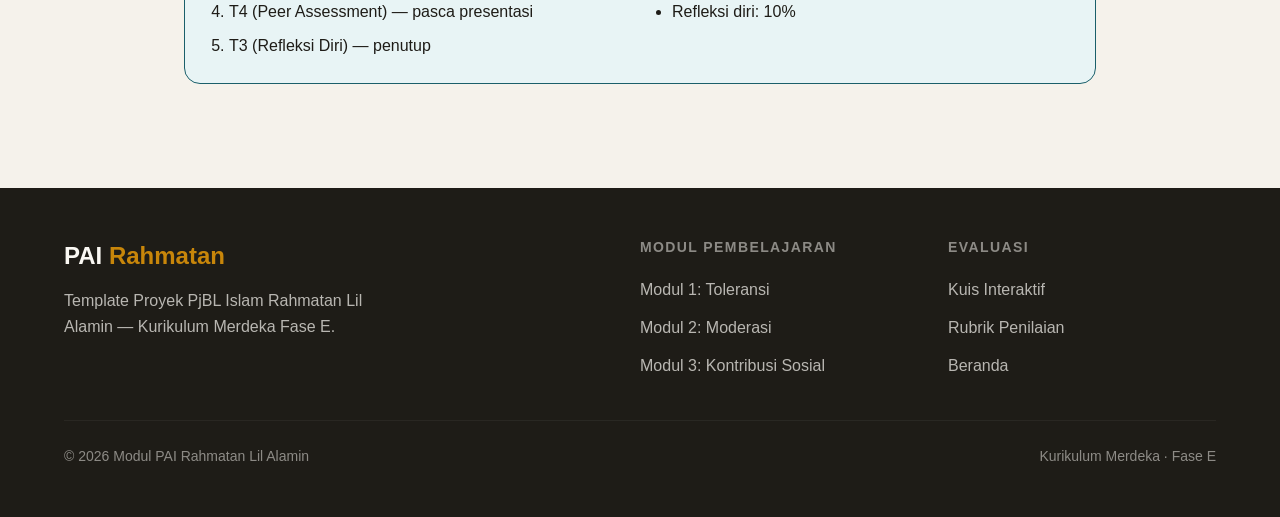
<file: template-proyek.html>
<!DOCTYPE html>
<html lang="id" data-theme="light">
<head>
  <meta charset="UTF-8" />
  <meta name="viewport" content="width=device-width, initial-scale=1.0" />
  <title>Template Proyek Siswa — PAI Rahmatan Lil Alamin</title>
  <meta name="description" content="5 template terstruktur untuk proyek PjBL PAI Islam Rahmatan Lil Alamin — bisa langsung digunakan siswa." />
  <link rel="preconnect" href="https://fonts.googleapis.com" />
  <link rel="preconnect" href="https://fonts.gstatic.com" crossorigin />
  <link href="https://fonts.googleapis.com/css2?family=Scheherazade+New:wght@400;700&display=swap" rel="stylesheet" />
  <link href="https://api.fontshare.com/v2/css?f[]=chillax@300,400,500,600,700&f[]=satoshi@300,400,500,700&display=swap" rel="stylesheet" />
  <link rel="stylesheet" href="css/style.css" />
  <style>
    .template-hero {
      background: linear-gradient(135deg, #2d1b69 0%, #1a5f6a 60%, #0e3d45 100%);
      color: white;
      padding-block: var(--space-12);
    }
    .template-hero h1 { color: white; font-size: var(--text-2xl); margin-bottom: var(--space-3); }
    .template-hero p { color: rgba(255,255,255,0.8); max-width: 54ch; }

    .template-full {
      background: var(--color-surface);
      border: 1px solid var(--color-border);
      border-radius: var(--radius-xl);
      overflow: hidden;
      margin-bottom: var(--space-8);
    }
    .template-full-header {
      padding: var(--space-5) var(--space-6);
      border-bottom: 2px solid var(--color-primary);
      display: flex;
      align-items: center;
      gap: var(--space-4);
    }
    .template-number {
      width: 48px; height: 48px;
      background: var(--color-primary);
      color: white;
      border-radius: var(--radius-lg);
      display: flex; align-items: center; justify-content: center;
      font-size: var(--text-lg); font-weight: 700;
      flex-shrink: 0;
    }
    .template-full-body { padding: var(--space-6); }

    .form-field {
      margin-bottom: var(--space-5);
    }
    .form-label {
      display: block;
      font-size: var(--text-sm);
      font-weight: 700;
      color: var(--color-text);
      margin-bottom: var(--space-2);
    }
    .form-input {
      width: 100%;
      padding: var(--space-3) var(--space-4);
      border: 1.5px solid var(--color-border);
      border-radius: var(--radius-md);
      font-size: var(--text-sm);
      font-family: var(--font-body);
      background: var(--color-bg);
      color: var(--color-text);
      transition: border-color var(--transition), box-shadow var(--transition);
      resize: vertical;
    }
    .form-input:focus { outline: none; border-color: var(--color-primary); box-shadow: 0 0 0 3px var(--color-primary-highlight); }
    .form-hint { font-size: var(--text-xs); color: var(--color-text-muted); margin-top: var(--space-1); }

    .form-grid { display: grid; grid-template-columns: 1fr 1fr; gap: var(--space-5); }
    @media (max-width: 640px) { .form-grid { grid-template-columns: 1fr; } }

    .section-divider {
      font-size: var(--text-xs);
      font-weight: 700;
      letter-spacing: 0.1em;
      text-transform: uppercase;
      color: var(--color-primary);
      padding: var(--space-3) 0;
      border-bottom: 1px solid var(--color-primary-highlight);
      margin-bottom: var(--space-5);
      display: flex;
      align-items: center;
      gap: var(--space-3);
    }

    .print-btn {
      display: flex;
      align-items: center;
      gap: var(--space-2);
      padding: var(--space-2) var(--space-4);
      font-size: var(--text-xs);
      font-weight: 600;
      border: 1px solid var(--color-border);
      border-radius: var(--radius-md);
      color: var(--color-text-muted);
      cursor: pointer;
      transition: all var(--transition);
      background: var(--color-surface);
    }
    .print-btn:hover { border-color: var(--color-primary); color: var(--color-primary); }

    .checkpoint-list { display: flex; flex-direction: column; gap: var(--space-3); }
    .checkpoint-item {
      display: flex;
      align-items: flex-start;
      gap: var(--space-3);
      padding: var(--space-3) var(--space-4);
      background: var(--color-surface-offset);
      border-radius: var(--radius-md);
    }
    .checkbox-custom {
      width: 20px; height: 20px;
      border: 2px solid var(--color-border);
      border-radius: 4px;
      flex-shrink: 0;
      cursor: pointer;
      transition: all var(--transition);
      background: white;
    }
    .checkbox-custom:checked { background: var(--color-primary); border-color: var(--color-primary); }

    @media print {
      .site-header, .site-footer, .nav-bottom-links, .print-btn, button:not(.no-print) { display: none !important; }
      .template-full { break-inside: avoid; page-break-inside: avoid; }
      body { background: white !important; }
    }
  </style>
</head>
<body>

<header class="site-header">
  <div class="container container--wide">
    <nav class="nav-inner">
      <a href="index.html" class="nav-logo">
        <svg width="32" height="32" viewBox="0 0 32 32" fill="none">
          <rect width="32" height="32" rx="8" fill="#1a5f6a"/>
          <path d="M16 6 C16 6, 10 10, 10 16 C10 22, 13 26, 16 26 C19 26, 22 22, 22 16 C22 10, 16 6, 16 6Z" fill="none" stroke="#c8860a" stroke-width="1.5"/>
          <circle cx="16" cy="16" r="3" fill="#c8860a"/>
        </svg>
        <span>PAI <span style="color:var(--color-gold)">Rahmatan</span></span>
      </a>
      <ul class="nav-links" role="list">
        <li><a href="index.html">Beranda</a></li>
        <li><a href="modul1.html">Toleransi</a></li>
        <li><a href="modul2.html">Moderasi</a></li>
        <li><a href="modul3.html">Kontribusi Sosial</a></li>
        <li><a href="kuis.html">Kuis</a></li>
        <li><a href="template-proyek.html" class="active">Template Proyek</a></li>
      </ul>
      <div class="nav-actions">
        <button class="btn-theme" data-theme-toggle></button>
        <button class="nav-mobile-btn" aria-expanded="false">
          <svg width="22" height="22" viewBox="0 0 24 24" fill="none" stroke="currentColor" stroke-width="2"><path d="M3 12h18M3 6h18M3 18h18"/></svg>
        </button>
      </div>
    </nav>
  </div>
</header>

<div class="template-hero">
  <div class="container">
    <div style="font-size: var(--text-sm); color: rgba(255,255,255,0.65); margin-bottom: var(--space-5); display: flex; align-items: center; gap: var(--space-2);">
      <a href="index.html" style="color: inherit; text-decoration: none;">Beranda</a>
      <svg width="14" height="14" viewBox="0 0 24 24" fill="none" stroke="currentColor" stroke-width="2"><path d="M9 18l6-6-6-6"/></svg>
      <span>Template Proyek</span>
    </div>
    <span class="badge" style="background: rgba(255,255,255,0.15); color: white; border: 1px solid rgba(255,255,255,0.3); margin-bottom: var(--space-4); display: inline-flex;">📋 Template PjBL</span>
    <h1>Template Proyek Siswa</h1>
    <p>5 template terstruktur untuk proyek PjBL PAI — siap diisi, dicetak, dan dikumpulkan. Dirancang sesuai Kurikulum Merdeka Fase E.</p>
    <div style="margin-top: var(--space-6); display: flex; gap: var(--space-4); flex-wrap: wrap; align-items: center;">
      <button class="btn btn--gold" onclick="window.print()" style="background: var(--color-gold); color: white; border: none;">
        <svg width="16" height="16" viewBox="0 0 24 24" fill="none" stroke="currentColor" stroke-width="2"><path d="M6 9V2h12v7M6 18H4a2 2 0 0 1-2-2v-5a2 2 0 0 1 2-2h16a2 2 0 0 1 2 2v5a2 2 0 0 1-2 2h-2M6 14h12v8H6z"/></svg>
        Cetak / Simpan PDF
      </button>
      <span style="font-size: var(--text-sm); opacity: 0.7;">📝 5 Template · Semua Bisa Diedit</span>
    </div>
  </div>
</div>

<main>
<div class="container" style="padding-block: var(--space-10);">

  <!-- Quick Nav -->
  <div style="display: flex; gap: var(--space-3); flex-wrap: wrap; margin-bottom: var(--space-8); padding: var(--space-4); background: var(--color-surface); border-radius: var(--radius-lg); border: 1px solid var(--color-border);">
    <span style="font-size: var(--text-xs); font-weight: 700; color: var(--color-text-muted); letter-spacing: 0.08em; text-transform: uppercase; margin-right: var(--space-2);">Pilih Template:</span>
    <a href="#t1" class="btn btn--ghost btn--sm">T1 · Perencanaan Proyek</a>
    <a href="#t2" class="btn btn--ghost btn--sm">T2 · Laporan Kegiatan</a>
    <a href="#t3" class="btn btn--ghost btn--sm">T3 · Lembar Refleksi</a>
    <a href="#t4" class="btn btn--ghost btn--sm">T4 · Penilaian Teman</a>
    <a href="#t5" class="btn btn--ghost btn--sm">T5 · Jurnal Belajar</a>
  </div>

  <!-- ═══ TEMPLATE 1: PERENCANAAN PROYEK ═══ -->
  <div class="template-full reveal" id="t1">
    <div class="template-full-header" style="background: var(--color-primary-light);">
      <div class="template-number">T1</div>
      <div>
        <h2 style="font-size: var(--text-lg); font-weight: 700; color: var(--color-primary);">Lembar Perencanaan Proyek</h2>
        <p style="font-size: var(--text-sm); color: var(--color-text-muted);">Diisi oleh kelompok pada awal proyek · PAI Islam Rahmatan Lil Alamin</p>
      </div>
      <button class="print-btn" onclick="window.print()">🖨 Cetak</button>
    </div>
    <div class="template-full-body">
      <div class="form-grid">
        <div class="form-field">
          <label class="form-label">Nama Proyek</label>
          <input class="form-input" type="text" placeholder="Contoh: Kampanye Toleransi Digital SMAN 1" />
        </div>
        <div class="form-field">
          <label class="form-label">Topik Modul</label>
          <select class="form-input">
            <option>Pilih topik...</option>
            <option>Modul 1 — Toleransi dalam Islam</option>
            <option>Modul 2 — Moderasi Beragama</option>
            <option>Modul 3 — Kontribusi Sosial Islam</option>
            <option>Gabungan semua modul</option>
          </select>
        </div>
        <div class="form-field">
          <label class="form-label">Nama Kelompok</label>
          <input class="form-input" type="text" placeholder="Contoh: Kelompok Al-Biruni" />
        </div>
        <div class="form-field">
          <label class="form-label">Kelas</label>
          <input class="form-input" type="text" placeholder="Contoh: X TKRO 2" />
        </div>
      </div>

      <div class="section-divider">👥 Anggota Kelompok & Pembagian Peran</div>
      <div id="members-container">
        <div class="form-grid" style="gap: var(--space-3); margin-bottom: var(--space-3);">
          <input class="form-input" type="text" placeholder="Nama anggota 1 (Ketua)" />
          <input class="form-input" type="text" placeholder="Peran / Tugas" />
        </div>
        <div class="form-grid" style="gap: var(--space-3); margin-bottom: var(--space-3);">
          <input class="form-input" type="text" placeholder="Nama anggota 2" />
          <input class="form-input" type="text" placeholder="Peran / Tugas" />
        </div>
        <div class="form-grid" style="gap: var(--space-3); margin-bottom: var(--space-3);">
          <input class="form-input" type="text" placeholder="Nama anggota 3" />
          <input class="form-input" type="text" placeholder="Peran / Tugas" />
        </div>
        <div class="form-grid" style="gap: var(--space-3); margin-bottom: var(--space-3);">
          <input class="form-input" type="text" placeholder="Nama anggota 4" />
          <input class="form-input" type="text" placeholder="Peran / Tugas" />
        </div>
        <div class="form-grid" style="gap: var(--space-3);">
          <input class="form-input" type="text" placeholder="Nama anggota 5" />
          <input class="form-input" type="text" placeholder="Peran / Tugas" />
        </div>
      </div>

      <div class="section-divider" style="margin-top: var(--space-6);">🎯 Rencana Proyek</div>
      <div class="form-field">
        <label class="form-label">Pertanyaan Pemandu (Driving Question)</label>
        <textarea class="form-input" rows="2" placeholder="Tuliskan pertanyaan besar yang akan dijawab melalui proyek ini..."></textarea>
        <p class="form-hint">Contoh: "Bagaimana kami dapat menggunakan media sosial untuk menyebarkan pesan toleransi di kalangan remaja kota kami?"</p>
      </div>
      <div class="form-field">
        <label class="form-label">Masalah / Kebutuhan yang Diidentifikasi</label>
        <textarea class="form-input" rows="3" placeholder="Apa masalah nyata yang kalian temukan di lingkungan sekolah/masyarakat yang akan diatasi melalui proyek ini?"></textarea>
      </div>
      <div class="form-grid">
        <div class="form-field">
          <label class="form-label">Produk / Hasil Proyek</label>
          <select class="form-input">
            <option>Pilih jenis produk...</option>
            <option>Video pendek (TikTok/Reels/YouTube)</option>
            <option>Infografis / Poster kampanye</option>
            <option>Kegiatan sosial nyata</option>
            <option>Podcast / Rekaman audio</option>
            <option>Blog / Website</option>
            <option>Pameran / Presentasi publik</option>
            <option>Lainnya...</option>
          </select>
        </div>
        <div class="form-field">
          <label class="form-label">Audiens / Target Penerima Manfaat</label>
          <input class="form-input" type="text" placeholder="Contoh: Siswa kelas X, warga RT 03, remaja masjid..." />
        </div>
      </div>

      <div class="section-divider">📅 Timeline Proyek</div>
      <div style="overflow-x: auto;">
        <table style="width: 100%; border-collapse: collapse; font-size: var(--text-sm);">
          <thead>
            <tr style="background: var(--color-primary-light);">
              <th style="padding: var(--space-3); text-align: left; font-size: var(--text-xs); color: var(--color-primary);">Minggu</th>
              <th style="padding: var(--space-3); text-align: left; font-size: var(--text-xs); color: var(--color-primary);">Kegiatan</th>
              <th style="padding: var(--space-3); text-align: left; font-size: var(--text-xs); color: var(--color-primary);">Penanggung Jawab</th>
              <th style="padding: var(--space-3); text-align: left; font-size: var(--text-xs); color: var(--color-primary);">Target Selesai</th>
            </tr>
          </thead>
          <tbody>
            <tr style="border-bottom: 1px solid var(--color-divider);">
              <td style="padding: var(--space-2) var(--space-3);">Minggu 1</td>
              <td style="padding: var(--space-2);"><input type="text" class="form-input" style="min-height: unset; padding: var(--space-2);" placeholder="Kegiatan minggu 1..." /></td>
              <td style="padding: var(--space-2);"><input type="text" class="form-input" style="min-height: unset; padding: var(--space-2);" placeholder="Nama..." /></td>
              <td style="padding: var(--space-2);"><input type="date" class="form-input" style="min-height: unset; padding: var(--space-2);" /></td>
            </tr>
            <tr style="border-bottom: 1px solid var(--color-divider);">
              <td style="padding: var(--space-2) var(--space-3);">Minggu 2</td>
              <td style="padding: var(--space-2);"><input type="text" class="form-input" style="min-height: unset; padding: var(--space-2);" placeholder="Kegiatan minggu 2..." /></td>
              <td style="padding: var(--space-2);"><input type="text" class="form-input" style="min-height: unset; padding: var(--space-2);" placeholder="Nama..." /></td>
              <td style="padding: var(--space-2);"><input type="date" class="form-input" style="min-height: unset; padding: var(--space-2);" /></td>
            </tr>
            <tr>
              <td style="padding: var(--space-2) var(--space-3);">Minggu 3</td>
              <td style="padding: var(--space-2);"><input type="text" class="form-input" style="min-height: unset; padding: var(--space-2);" placeholder="Kegiatan minggu 3..." /></td>
              <td style="padding: var(--space-2);"><input type="text" class="form-input" style="min-height: unset; padding: var(--space-2);" placeholder="Nama..." /></td>
              <td style="padding: var(--space-2);"><input type="date" class="form-input" style="min-height: unset; padding: var(--space-2);" /></td>
            </tr>
          </tbody>
        </table>
      </div>

      <div class="section-divider" style="margin-top: var(--space-6);">💎 Nilai Islam yang Diintegrasikan</div>
      <div class="form-field">
        <label class="form-label">Bagaimana proyek ini mencerminkan nilai Islam Rahmatan Lil Alamin?</label>
        <textarea class="form-input" rows="3" placeholder="Jelaskan kaitan antara proyek kalian dengan nilai toleransi / moderasi / kontribusi sosial Islam..."></textarea>
      </div>

      <div style="display: flex; gap: var(--space-3); margin-top: var(--space-4);">
        <div style="flex: 1;">
          <label class="form-label">Tanda Tangan Ketua Kelompok</label>
          <div style="height: 60px; border: 1px dashed var(--color-border); border-radius: var(--radius-md);"></div>
        </div>
        <div style="flex: 1;">
          <label class="form-label">Tanda Tangan Guru PAI</label>
          <div style="height: 60px; border: 1px dashed var(--color-border); border-radius: var(--radius-md);"></div>
        </div>
      </div>
    </div>
  </div>

  <!-- ═══ TEMPLATE 2: LAPORAN KEGIATAN ═══ -->
  <div class="template-full reveal" id="t2">
    <div class="template-full-header" style="background: var(--color-gold-light);">
      <div class="template-number" style="background: var(--color-gold);">T2</div>
      <div>
        <h2 style="font-size: var(--text-lg); font-weight: 700; color: var(--color-gold);">Laporan Pelaksanaan Kegiatan</h2>
        <p style="font-size: var(--text-sm); color: var(--color-text-muted);">Diisi setelah kegiatan selesai · Dokumentasikan proses dan hasil</p>
      </div>
      <button class="print-btn" onclick="window.print()">🖨 Cetak</button>
    </div>
    <div class="template-full-body">
      <div class="form-grid">
        <div class="form-field">
          <label class="form-label">Nama Proyek</label>
          <input class="form-input" type="text" placeholder="Nama proyek..." />
        </div>
        <div class="form-field">
          <label class="form-label">Tanggal Pelaksanaan</label>
          <input class="form-input" type="text" placeholder="Contoh: 15-30 April 2026" />
        </div>
      </div>
      <div class="form-field">
        <label class="form-label">Deskripsi Kegiatan yang Dilaksanakan</label>
        <textarea class="form-input" rows="4" placeholder="Ceritakan secara detail apa yang kalian lakukan selama proyek berlangsung..."></textarea>
      </div>
      <div class="form-field">
        <label class="form-label">Hasil yang Dicapai</label>
        <textarea class="form-input" rows="4" placeholder="Apa yang dihasilkan? Berapa orang yang terdampak? Apa perubahan yang terlihat?"></textarea>
      </div>
      <div class="form-grid">
        <div class="form-field">
          <label class="form-label">Hambatan / Tantangan</label>
          <textarea class="form-input" rows="3" placeholder="Apa saja kesulitan yang dihadapi selama proyek?"></textarea>
        </div>
        <div class="form-field">
          <label class="form-label">Solusi yang Diambil</label>
          <textarea class="form-input" rows="3" placeholder="Bagaimana kelompok mengatasi hambatan tersebut?"></textarea>
        </div>
      </div>
      <div class="form-field">
        <label class="form-label">Kaitan dengan Nilai Islam Rahmatan Lil Alamin</label>
        <textarea class="form-input" rows="3" placeholder="Bagaimana kegiatan ini mewujudkan Islam sebagai rahmat? Dalil apa yang relevan?"></textarea>
      </div>
      <div class="section-divider">📊 Dokumentasi Kegiatan</div>
      <p style="font-size: var(--text-sm); color: var(--color-text-muted); margin-bottom: var(--space-4);">Tempelkan minimal 3 foto dokumentasi kegiatan di bawah ini (untuk versi cetak):</p>
      <div style="display: grid; grid-template-columns: repeat(3, 1fr); gap: var(--space-3);">
        <div style="aspect-ratio: 4/3; border: 2px dashed var(--color-border); border-radius: var(--radius-md); display: flex; align-items: center; justify-content: center; color: var(--color-text-faint); font-size: var(--text-xs);">📷 Foto 1</div>
        <div style="aspect-ratio: 4/3; border: 2px dashed var(--color-border); border-radius: var(--radius-md); display: flex; align-items: center; justify-content: center; color: var(--color-text-faint); font-size: var(--text-xs);">📷 Foto 2</div>
        <div style="aspect-ratio: 4/3; border: 2px dashed var(--color-border); border-radius: var(--radius-md); display: flex; align-items: center; justify-content: center; color: var(--color-text-faint); font-size: var(--text-xs);">📷 Foto 3</div>
      </div>
    </div>
  </div>

  <!-- ═══ TEMPLATE 3: REFLEKSI DIRI ═══ -->
  <div class="template-full reveal" id="t3">
    <div class="template-full-header" style="background: var(--color-secondary-highlight);">
      <div class="template-number" style="background: var(--color-secondary);">T3</div>
      <div>
        <h2 style="font-size: var(--text-lg); font-weight: 700; color: var(--color-secondary);">Lembar Refleksi Diri Siswa</h2>
        <p style="font-size: var(--text-sm); color: var(--color-text-muted);">Diisi oleh setiap siswa secara individual setelah proyek selesai</p>
      </div>
      <button class="print-btn" onclick="window.print()">🖨 Cetak</button>
    </div>
    <div class="template-full-body">
      <div class="form-grid">
        <div class="form-field">
          <label class="form-label">Nama Siswa</label>
          <input class="form-input" type="text" placeholder="Nama lengkap..." />
        </div>
        <div class="form-field">
          <label class="form-label">Kelas / Kelompok</label>
          <input class="form-input" type="text" placeholder="Kelas dan nama kelompok..." />
        </div>
      </div>

      <div class="section-divider">💭 Refleksi Pembelajaran</div>
      <div class="form-field">
        <label class="form-label">1. Hal baru apa yang saya pelajari dari modul dan proyek ini?</label>
        <textarea class="form-input" rows="3" placeholder="Tuliskan pemahaman baru yang kamu peroleh..."></textarea>
      </div>
      <div class="form-field">
        <label class="form-label">2. Bagaimana pandangan saya tentang Islam Rahmatan Lil Alamin setelah mengikuti pembelajaran ini?</label>
        <textarea class="form-input" rows="3" placeholder="Apakah ada perubahan cara pandang? Apa yang paling berkesan?"></textarea>
      </div>
      <div class="form-field">
        <label class="form-label">3. Kontribusi saya dalam proyek kelompok</label>
        <textarea class="form-input" rows="3" placeholder="Apa peran dan kontribusi nyata saya dalam proyek ini?"></textarea>
      </div>
      <div class="form-field">
        <label class="form-label">4. Nilai moderasi beragama yang akan saya terapkan dalam kehidupan sehari-hari</label>
        <textarea class="form-input" rows="3" placeholder="Sebutkan tiga hal konkret yang akan kamu lakukan..."></textarea>
      </div>

      <div class="section-divider">⭐ Penilaian Diri</div>
      <p style="font-size: var(--text-sm); color: var(--color-text-muted); margin-bottom: var(--space-4);">Beri centang (✓) sesuai pencapaianmu:</p>
      <div class="checkpoint-list">
        <div class="checkpoint-item">
          <input type="checkbox" class="checkbox-custom" id="c1" />
          <label for="c1" style="font-size: var(--text-sm); cursor: pointer;">Saya memahami makna toleransi (tasamuh) dan dapat menjelaskannya kepada orang lain</label>
        </div>
        <div class="checkpoint-item">
          <input type="checkbox" class="checkbox-custom" id="c2" />
          <label for="c2" style="font-size: var(--text-sm); cursor: pointer;">Saya memahami konsep wasathiyyah dan perbedaannya dengan sikap ekstrem</label>
        </div>
        <div class="checkpoint-item">
          <input type="checkbox" class="checkbox-custom" id="c3" />
          <label for="c3" style="font-size: var(--text-sm); cursor: pointer;">Saya dapat menghubungkan nilai Islam dengan permasalahan sosial nyata</label>
        </div>
        <div class="checkpoint-item">
          <input type="checkbox" class="checkbox-custom" id="c4" />
          <label for="c4" style="font-size: var(--text-sm); cursor: pointer;">Saya berkontribusi aktif dan bertanggung jawab dalam proyek kelompok</label>
        </div>
        <div class="checkpoint-item">
          <input type="checkbox" class="checkbox-custom" id="c5" />
          <label for="c5" style="font-size: var(--text-sm); cursor: pointer;">Saya berkomitmen menerapkan nilai toleransi dan moderasi dalam kehidupan sehari-hari</label>
        </div>
      </div>
    </div>
  </div>

  <!-- ═══ TEMPLATE 4: PENILAIAN ANTAR TEMAN ═══ -->
  <div class="template-full reveal" id="t4">
    <div class="template-full-header" style="background: var(--color-success-highlight);">
      <div class="template-number" style="background: var(--color-success);">T4</div>
      <div>
        <h2 style="font-size: var(--text-lg); font-weight: 700; color: var(--color-success);">Lembar Penilaian Antar Teman (Peer Assessment)</h2>
        <p style="font-size: var(--text-sm); color: var(--color-text-muted);">Diisi oleh setiap siswa untuk menilai anggota kelompoknya</p>
      </div>
      <button class="print-btn" onclick="window.print()">🖨 Cetak</button>
    </div>
    <div class="template-full-body">
      <div class="form-grid">
        <div class="form-field">
          <label class="form-label">Nama Penilai</label>
          <input class="form-input" type="text" placeholder="Nama lengkap saya..." />
        </div>
        <div class="form-field">
          <label class="form-label">Nama yang Dinilai</label>
          <input class="form-input" type="text" placeholder="Nama teman yang dinilai..." />
        </div>
      </div>
      <p style="font-size: var(--text-sm); color: var(--color-text-muted); margin-bottom: var(--space-5);">Beri nilai 1-5 (1=Kurang, 2=Cukup, 3=Baik, 4=Sangat Baik, 5=Sangat Baik Sekali):</p>
      <div style="overflow-x: auto;">
        <table style="width: 100%; border-collapse: collapse; font-size: var(--text-sm);">
          <thead>
            <tr style="background: var(--color-success-highlight);">
              <th style="padding: var(--space-3); text-align: left; font-size: var(--text-xs);">Aspek yang Dinilai</th>
              <th style="padding: var(--space-3); text-align: center; font-size: var(--text-xs);">1</th>
              <th style="padding: var(--space-3); text-align: center; font-size: var(--text-xs);">2</th>
              <th style="padding: var(--space-3); text-align: center; font-size: var(--text-xs);">3</th>
              <th style="padding: var(--space-3); text-align: center; font-size: var(--text-xs);">4</th>
              <th style="padding: var(--space-3); text-align: center; font-size: var(--text-xs);">5</th>
            </tr>
          </thead>
          <tbody>
            <tr style="border-bottom: 1px solid var(--color-divider);">
              <td style="padding: var(--space-3);">Keaktifan dalam diskusi kelompok</td>
              <td style="text-align: center;"><input type="radio" name="peer1" value="1" /></td>
              <td style="text-align: center;"><input type="radio" name="peer1" value="2" /></td>
              <td style="text-align: center;"><input type="radio" name="peer1" value="3" /></td>
              <td style="text-align: center;"><input type="radio" name="peer1" value="4" /></td>
              <td style="text-align: center;"><input type="radio" name="peer1" value="5" /></td>
            </tr>
            <tr style="border-bottom: 1px solid var(--color-divider);">
              <td style="padding: var(--space-3);">Tanggung jawab terhadap tugas</td>
              <td style="text-align: center;"><input type="radio" name="peer2" value="1" /></td>
              <td style="text-align: center;"><input type="radio" name="peer2" value="2" /></td>
              <td style="text-align: center;"><input type="radio" name="peer2" value="3" /></td>
              <td style="text-align: center;"><input type="radio" name="peer2" value="4" /></td>
              <td style="text-align: center;"><input type="radio" name="peer2" value="5" /></td>
            </tr>
            <tr style="border-bottom: 1px solid var(--color-divider);">
              <td style="padding: var(--space-3);">Kerja sama dan kolaborasi</td>
              <td style="text-align: center;"><input type="radio" name="peer3" value="1" /></td>
              <td style="text-align: center;"><input type="radio" name="peer3" value="2" /></td>
              <td style="text-align: center;"><input type="radio" name="peer3" value="3" /></td>
              <td style="text-align: center;"><input type="radio" name="peer3" value="4" /></td>
              <td style="text-align: center;"><input type="radio" name="peer3" value="5" /></td>
            </tr>
            <tr style="border-bottom: 1px solid var(--color-divider);">
              <td style="padding: var(--space-3);">Sikap toleran dan menghargai perbedaan</td>
              <td style="text-align: center;"><input type="radio" name="peer4" value="1" /></td>
              <td style="text-align: center;"><input type="radio" name="peer4" value="2" /></td>
              <td style="text-align: center;"><input type="radio" name="peer4" value="3" /></td>
              <td style="text-align: center;"><input type="radio" name="peer4" value="4" /></td>
              <td style="text-align: center;"><input type="radio" name="peer4" value="5" /></td>
            </tr>
            <tr>
              <td style="padding: var(--space-3);">Kontribusi terhadap hasil akhir proyek</td>
              <td style="text-align: center;"><input type="radio" name="peer5" value="1" /></td>
              <td style="text-align: center;"><input type="radio" name="peer5" value="2" /></td>
              <td style="text-align: center;"><input type="radio" name="peer5" value="3" /></td>
              <td style="text-align: center;"><input type="radio" name="peer5" value="4" /></td>
              <td style="text-align: center;"><input type="radio" name="peer5" value="5" /></td>
            </tr>
          </tbody>
        </table>
      </div>
      <div class="form-field" style="margin-top: var(--space-5);">
        <label class="form-label">Komentar / Masukan Konstruktif</label>
        <textarea class="form-input" rows="3" placeholder="Berikan satu hal yang sudah baik dan satu hal yang perlu ditingkatkan dari teman ini..."></textarea>
      </div>
    </div>
  </div>

  <!-- ═══ TEMPLATE 5: JURNAL BELAJAR ═══ -->
  <div class="template-full reveal" id="t5">
    <div class="template-full-header" style="background: #f0f4ff;">
      <div class="template-number" style="background: #4a6cf7;">T5</div>
      <div>
        <h2 style="font-size: var(--text-lg); font-weight: 700; color: #4a6cf7;">Jurnal Belajar Harian Siswa</h2>
        <p style="font-size: var(--text-sm); color: var(--color-text-muted);">Diisi setiap hari selama pembelajaran berlangsung · Mendukung refleksi kontinu</p>
      </div>
      <button class="print-btn" onclick="window.print()">🖨 Cetak</button>
    </div>
    <div class="template-full-body">
      <div class="form-grid">
        <div class="form-field">
          <label class="form-label">Nama Siswa</label>
          <input class="form-input" type="text" placeholder="Nama lengkap..." />
        </div>
        <div class="form-field">
          <label class="form-label">Minggu ke- / Tanggal</label>
          <input class="form-input" type="text" placeholder="Contoh: Minggu 2 / 20-24 April 2026" />
        </div>
      </div>

      <!-- Jurnal entries -->
      <div class="section-divider">📒 Entri Jurnal Harian</div>
      <p style="font-size: var(--text-xs); color: var(--color-text-muted); margin-bottom: var(--space-5);">Isi setiap hari setelah kegiatan pembelajaran/proyek. Jujur dan detail.</p>

      <div style="display: flex; flex-direction: column; gap: var(--space-5);">
        <div style="border: 1px solid var(--color-border); border-radius: var(--radius-lg); overflow: hidden;">
          <div style="background: #eef2ff; padding: var(--space-3) var(--space-4); font-weight: 700; font-size: var(--text-sm); color: #4a6cf7;">📅 Hari 1</div>
          <div style="padding: var(--space-4);">
            <div class="form-field" style="margin-bottom: var(--space-3);">
              <label class="form-label" style="font-size: var(--text-xs);">Apa yang saya pelajari/lakukan hari ini?</label>
              <textarea class="form-input" rows="2" placeholder="..."></textarea>
            </div>
            <div class="form-field" style="margin-bottom: var(--space-3);">
              <label class="form-label" style="font-size: var(--text-xs);">Hubungan dengan nilai Islam yang saya rasakan</label>
              <textarea class="form-input" rows="2" placeholder="..."></textarea>
            </div>
            <div class="form-field" style="margin-bottom: 0;">
              <label class="form-label" style="font-size: var(--text-xs);">Pertanyaan/hal yang ingin saya pelajari lebih lanjut</label>
              <input class="form-input" type="text" placeholder="..." />
            </div>
          </div>
        </div>
        <div style="border: 1px solid var(--color-border); border-radius: var(--radius-lg); overflow: hidden;">
          <div style="background: #eef2ff; padding: var(--space-3) var(--space-4); font-weight: 700; font-size: var(--text-sm); color: #4a6cf7;">📅 Hari 2</div>
          <div style="padding: var(--space-4);">
            <div class="form-field" style="margin-bottom: var(--space-3);">
              <label class="form-label" style="font-size: var(--text-xs);">Apa yang saya pelajari/lakukan hari ini?</label>
              <textarea class="form-input" rows="2" placeholder="..."></textarea>
            </div>
            <div class="form-field" style="margin-bottom: var(--space-3);">
              <label class="form-label" style="font-size: var(--text-xs);">Hubungan dengan nilai Islam yang saya rasakan</label>
              <textarea class="form-input" rows="2" placeholder="..."></textarea>
            </div>
            <div class="form-field" style="margin-bottom: 0;">
              <label class="form-label" style="font-size: var(--text-xs);">Pertanyaan/hal yang ingin saya pelajari lebih lanjut</label>
              <input class="form-input" type="text" placeholder="..." />
            </div>
          </div>
        </div>
        <div style="border: 1px solid var(--color-border); border-radius: var(--radius-lg); overflow: hidden;">
          <div style="background: #eef2ff; padding: var(--space-3) var(--space-4); font-weight: 700; font-size: var(--text-sm); color: #4a6cf7;">📅 Hari 3</div>
          <div style="padding: var(--space-4);">
            <div class="form-field" style="margin-bottom: var(--space-3);">
              <label class="form-label" style="font-size: var(--text-xs);">Apa yang saya pelajari/lakukan hari ini?</label>
              <textarea class="form-input" rows="2" placeholder="..."></textarea>
            </div>
            <div class="form-field" style="margin-bottom: var(--space-3);">
              <label class="form-label" style="font-size: var(--text-xs);">Hubungan dengan nilai Islam yang saya rasakan</label>
              <textarea class="form-input" rows="2" placeholder="..."></textarea>
            </div>
            <div class="form-field" style="margin-bottom: 0;">
              <label class="form-label" style="font-size: var(--text-xs);">Pertanyaan/hal yang ingin saya pelajari lebih lanjut</label>
              <input class="form-input" type="text" placeholder="..." />
            </div>
          </div>
        </div>
      </div>

      <div class="section-divider" style="margin-top: var(--space-6);">🎯 Refleksi Akhir Minggu</div>
      <div class="form-field">
        <label class="form-label">Pencapaian terbesar minggu ini</label>
        <textarea class="form-input" rows="2" placeholder="Apa hal terpenting yang berhasil saya lakukan/pahami?"></textarea>
      </div>
      <div class="form-field">
        <label class="form-label">Yang akan saya tingkatkan minggu depan</label>
        <textarea class="form-input" rows="2" placeholder="Apa yang perlu saya perbaiki?"></textarea>
      </div>
    </div>
  </div>

  <!-- Panduan Guru -->
  <div class="card card--teal reveal" style="padding: var(--space-6);" id="panduan">
    <h3 style="font-size: var(--text-lg); font-weight: 700; color: var(--color-primary); margin-bottom: var(--space-4);">📌 Panduan Penggunaan untuk Guru</h3>
    <div class="grid-2" style="gap: var(--space-6);">
      <div>
        <h4 style="font-size: var(--text-sm); font-weight: 700; margin-bottom: var(--space-3);">Urutan Penggunaan Template:</h4>
        <ol style="padding-left: var(--space-5); font-size: var(--text-sm); display: flex; flex-direction: column; gap: var(--space-2);">
          <li>T1 (Perencanaan) — awal proyek</li>
          <li>T5 (Jurnal) — selama berlangsung</li>
          <li>T2 (Laporan) — setelah selesai</li>
          <li>T4 (Peer Assessment) — pasca presentasi</li>
          <li>T3 (Refleksi Diri) — penutup</li>
        </ol>
      </div>
      <div>
        <h4 style="font-size: var(--text-sm); font-weight: 700; margin-bottom: var(--space-3);">Bobot Penilaian Disarankan:</h4>
        <ul style="padding-left: var(--space-5); font-size: var(--text-sm); display: flex; flex-direction: column; gap: var(--space-2);">
          <li>Proses (perencanaan + jurnal): 30%</li>
          <li>Produk / Hasil: 40%</li>
          <li>Presentasi: 20%</li>
          <li>Refleksi diri: 10%</li>
        </ul>
      </div>
    </div>
  </div>

</div>
</main>

<footer class="site-footer">
  <div class="container container--wide">
    <div class="footer-inner">
      <div>
        <div class="footer-logo">PAI <span style="color: var(--color-gold);">Rahmatan</span></div>
        <p class="footer-desc">Template Proyek PjBL Islam Rahmatan Lil Alamin — Kurikulum Merdeka Fase E.</p>
      </div>
      <div>
        <p class="footer-heading">Modul Pembelajaran</p>
        <ul class="footer-links" role="list">
          <li><a href="modul1.html">Modul 1: Toleransi</a></li>
          <li><a href="modul2.html">Modul 2: Moderasi</a></li>
          <li><a href="modul3.html">Modul 3: Kontribusi Sosial</a></li>
        </ul>
      </div>
      <div>
        <p class="footer-heading">Evaluasi</p>
        <ul class="footer-links" role="list">
          <li><a href="kuis.html">Kuis Interaktif</a></li>
          <li><a href="modul3.html#rubrik">Rubrik Penilaian</a></li>
          <li><a href="index.html">Beranda</a></li>
        </ul>
      </div>
    </div>
    <div class="footer-bottom">
      <span>© 2026 Modul PAI Rahmatan Lil Alamin</span>
      <span>Kurikulum Merdeka · Fase E</span>
    </div>
  </div>
</footer>

<script src="js/main.js"></script>
<script data-pplx-inline-edit>
(function(){
  if(window===window.top)return;
  function inlineAll(orig,clone){
    if(orig.nodeType!==1)return;
    try{
      var cs=getComputedStyle(orig);
      var t='';
      for(var i=0;i<cs.length;i++){t+=cs[i]+':'+cs.getPropertyValue(cs[i])+';';}
      clone.style.cssText=t;
    }catch(e){}
    var oc=orig.children,cc=clone.children;
    for(var j=0;j<oc.length&&j<cc.length;j++){inlineAll(oc[j],cc[j]);}
  }
  function stripExternal(clone){
    var imgs=clone.querySelectorAll('img');
    for(var i=0;i<imgs.length;i++){
      var s=imgs[i].getAttribute('src');
      if(s&&!s.startsWith('data:'))imgs[i].removeAttribute('src');
    }
    var all=clone.querySelectorAll('*');
    for(var i=0;i<all.length;i++){
      var st=all[i].style.cssText;
      if(st&&st.indexOf('url(')>=0){
        all[i].style.cssText=st.replace(/url\(["']?(?!data:)[^)"']*["']?\)/gi,'none');
      }
    }
  }
  var scrollRaf=0;
  function emitScroll(){
    scrollRaf=0;
    var x=window.scrollX||window.pageXOffset||0;
    var y=window.scrollY||window.pageYOffset||0;
    window.parent.postMessage({type:'INLINE_EDIT_SCROLL',scrollX:x,scrollY:y},'*');
  }
  window.addEventListener('scroll',function(){
    if(scrollRaf)return;
    scrollRaf=requestAnimationFrame(emitScroll);
  },{passive:true,capture:true});
  emitScroll();
  window.addEventListener('message',function(e){
    if(!e.data||e.data.type!=='INLINE_EDIT_CAPTURE_REQUEST')return;
    var scrollX=window.scrollX||window.pageXOffset||0;
    var scrollY=window.scrollY||window.pageYOffset||0;
    var w=window.innerWidth,h=window.innerHeight;
    try{
      var clone=document.documentElement.cloneNode(true);
      var rm=clone.querySelectorAll('script,link[rel="stylesheet"],style');
      for(var i=0;i<rm.length;i++){rm[i].remove();}
      inlineAll(document.documentElement,clone);
      stripExternal(clone);
      var html=new XMLSerializer().serializeToString(clone);
      var svg='<svg xmlns="http://www.w3.org/2000/svg" width="'+w+'" height="'+h+'">'
        +'<foreignObject width="100%" height="100%">'
        +'<div xmlns="http://www.w3.org/1999/xhtml" style="width:'+w+'px;height:'+h+'px;overflow:hidden">'
        +'<div style="transform:translate(-'+scrollX+'px,-'+scrollY+'px);transform-origin:top left">'
        +html+'</div></div></foreignObject></svg>';
      var svgUrl='data:image/svg+xml;charset=utf-8,'+encodeURIComponent(svg);
      var img=new Image();
      img.onload=function(){
        var c=document.createElement('canvas');c.width=w;c.height=h;
        c.getContext('2d').drawImage(img,0,0);
        window.parent.postMessage({type:'INLINE_EDIT_SCREENSHOT_RESULT',dataUrl:c.toDataURL('image/png'),scrollX:scrollX,scrollY:scrollY},'*');
      };
      img.onerror=function(){
        window.parent.postMessage({type:'INLINE_EDIT_SCREENSHOT_RESULT',dataUrl:null,scrollX:scrollX,scrollY:scrollY},'*');
      };
      img.src=svgUrl;
    }catch(err){
      window.parent.postMessage({type:'INLINE_EDIT_SCREENSHOT_RESULT',dataUrl:null,scrollX:scrollX,scrollY:scrollY},'*');
    }
  });
})();
</script></body>
</html>
</file>
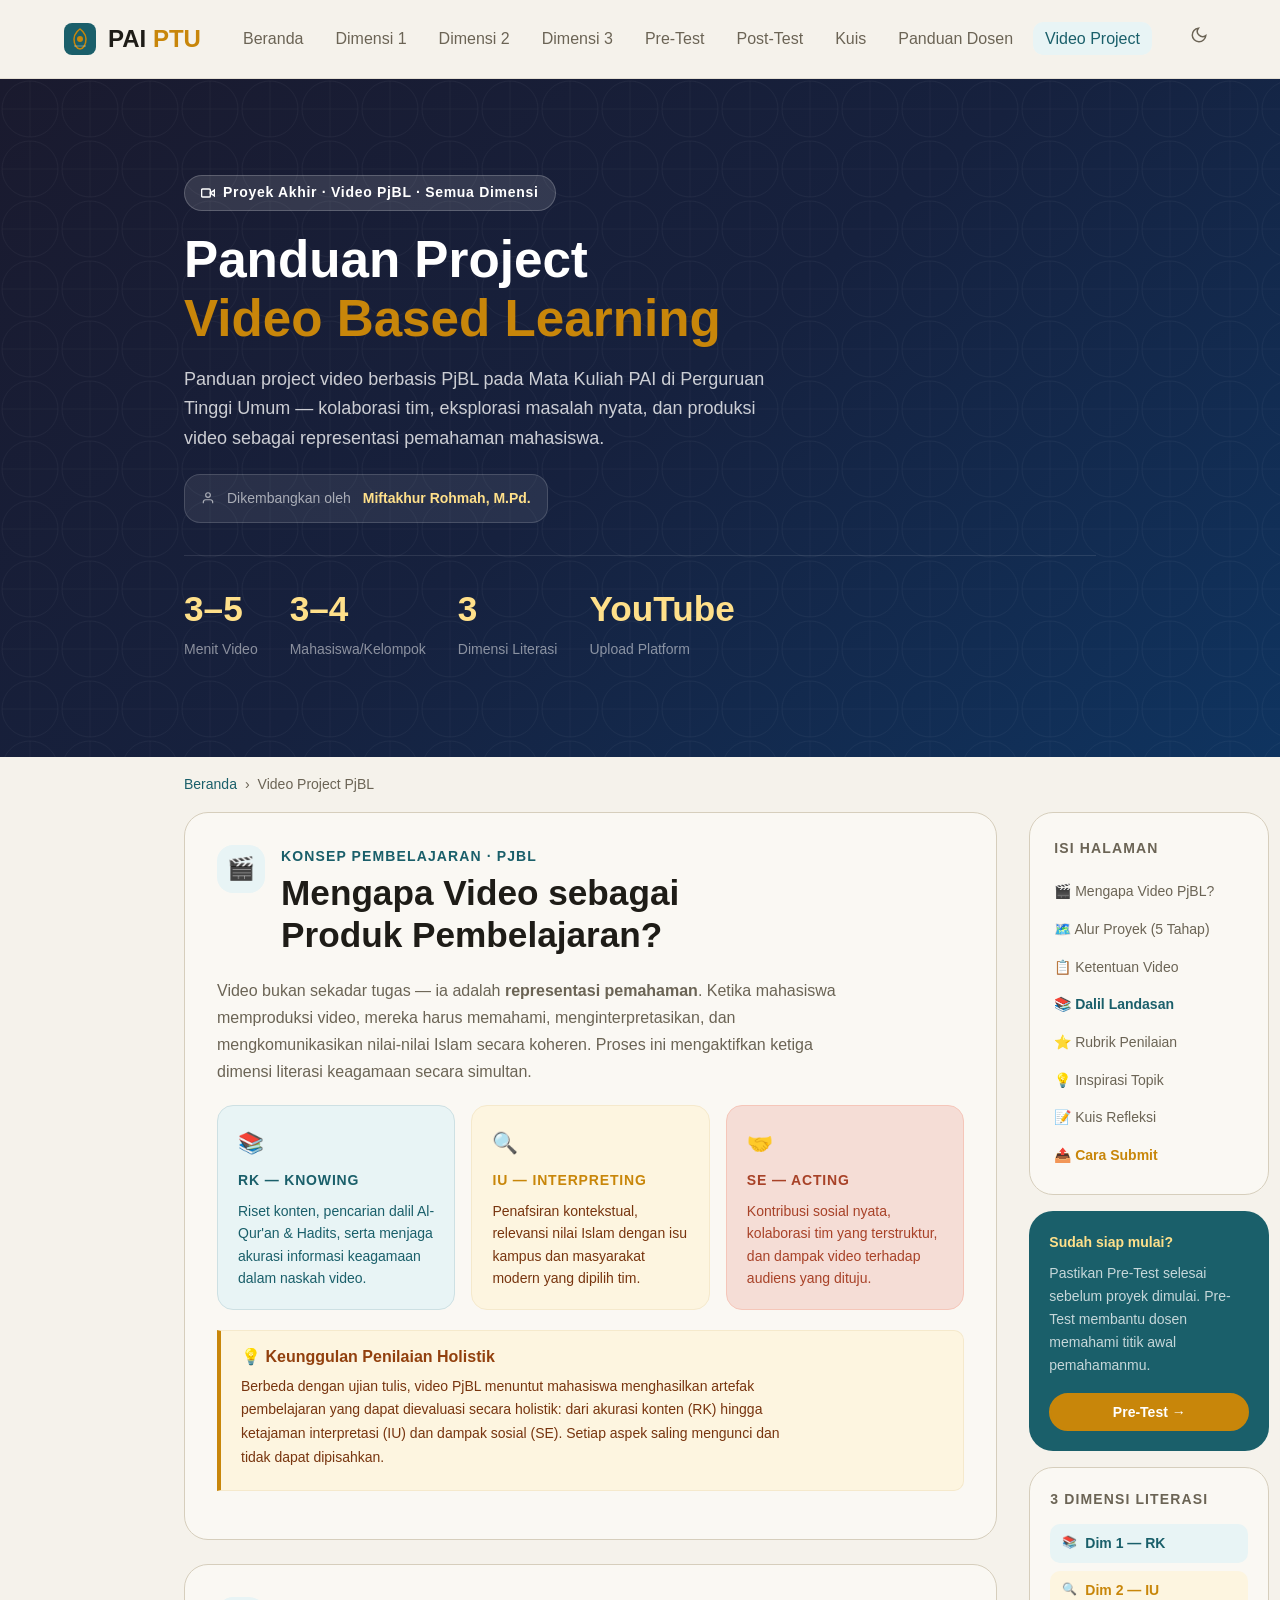
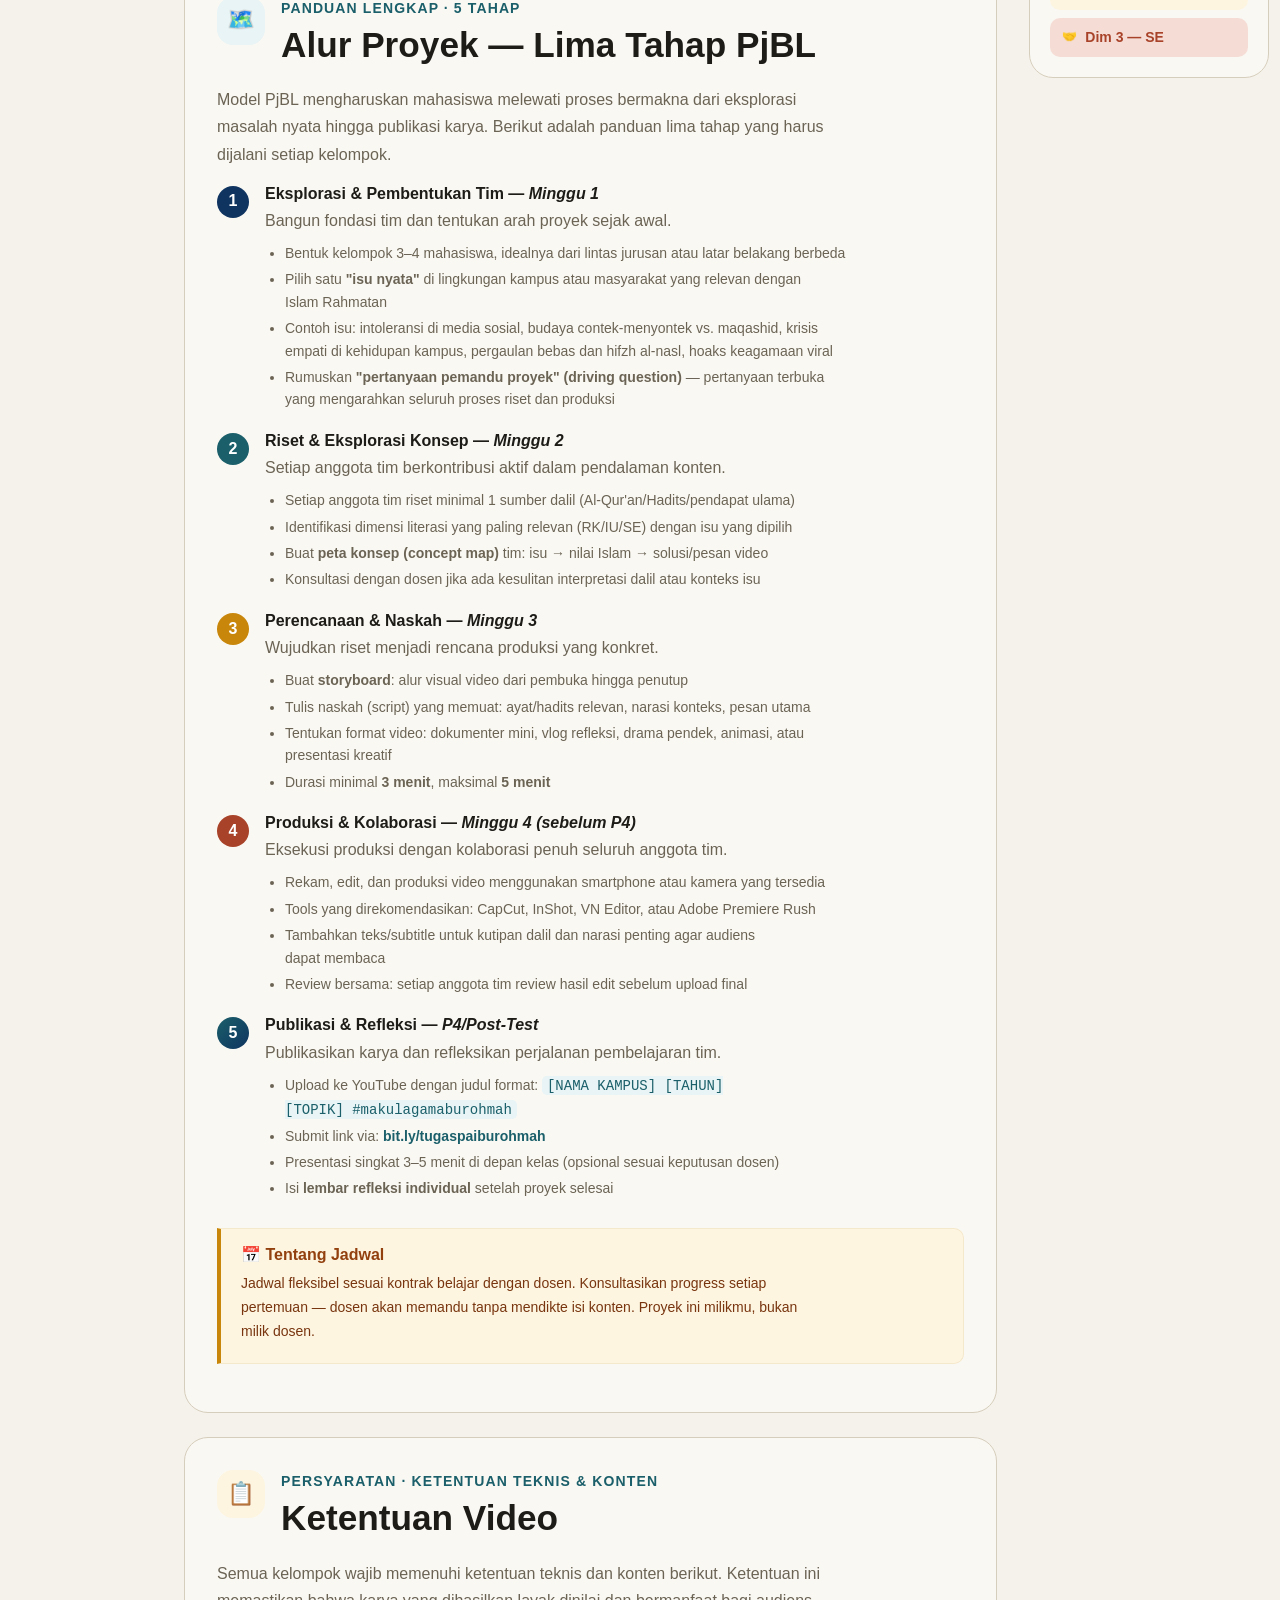
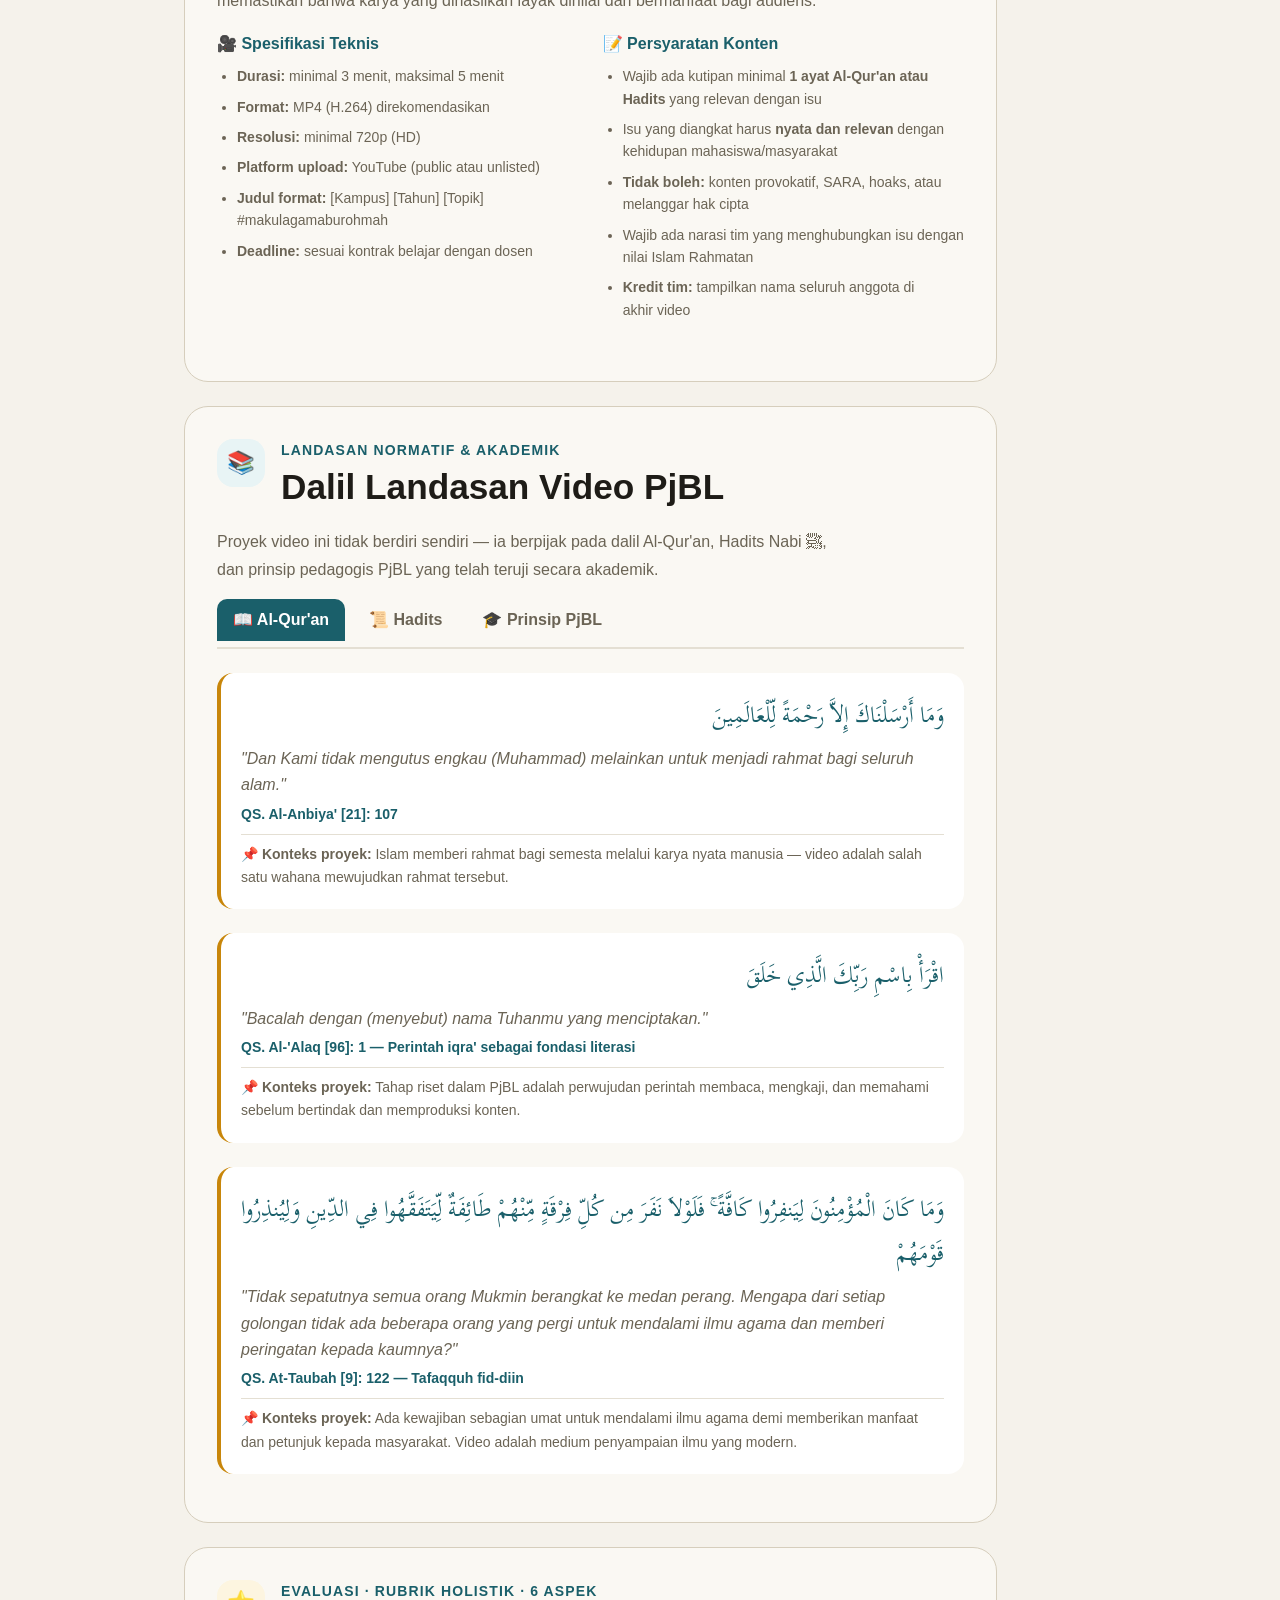
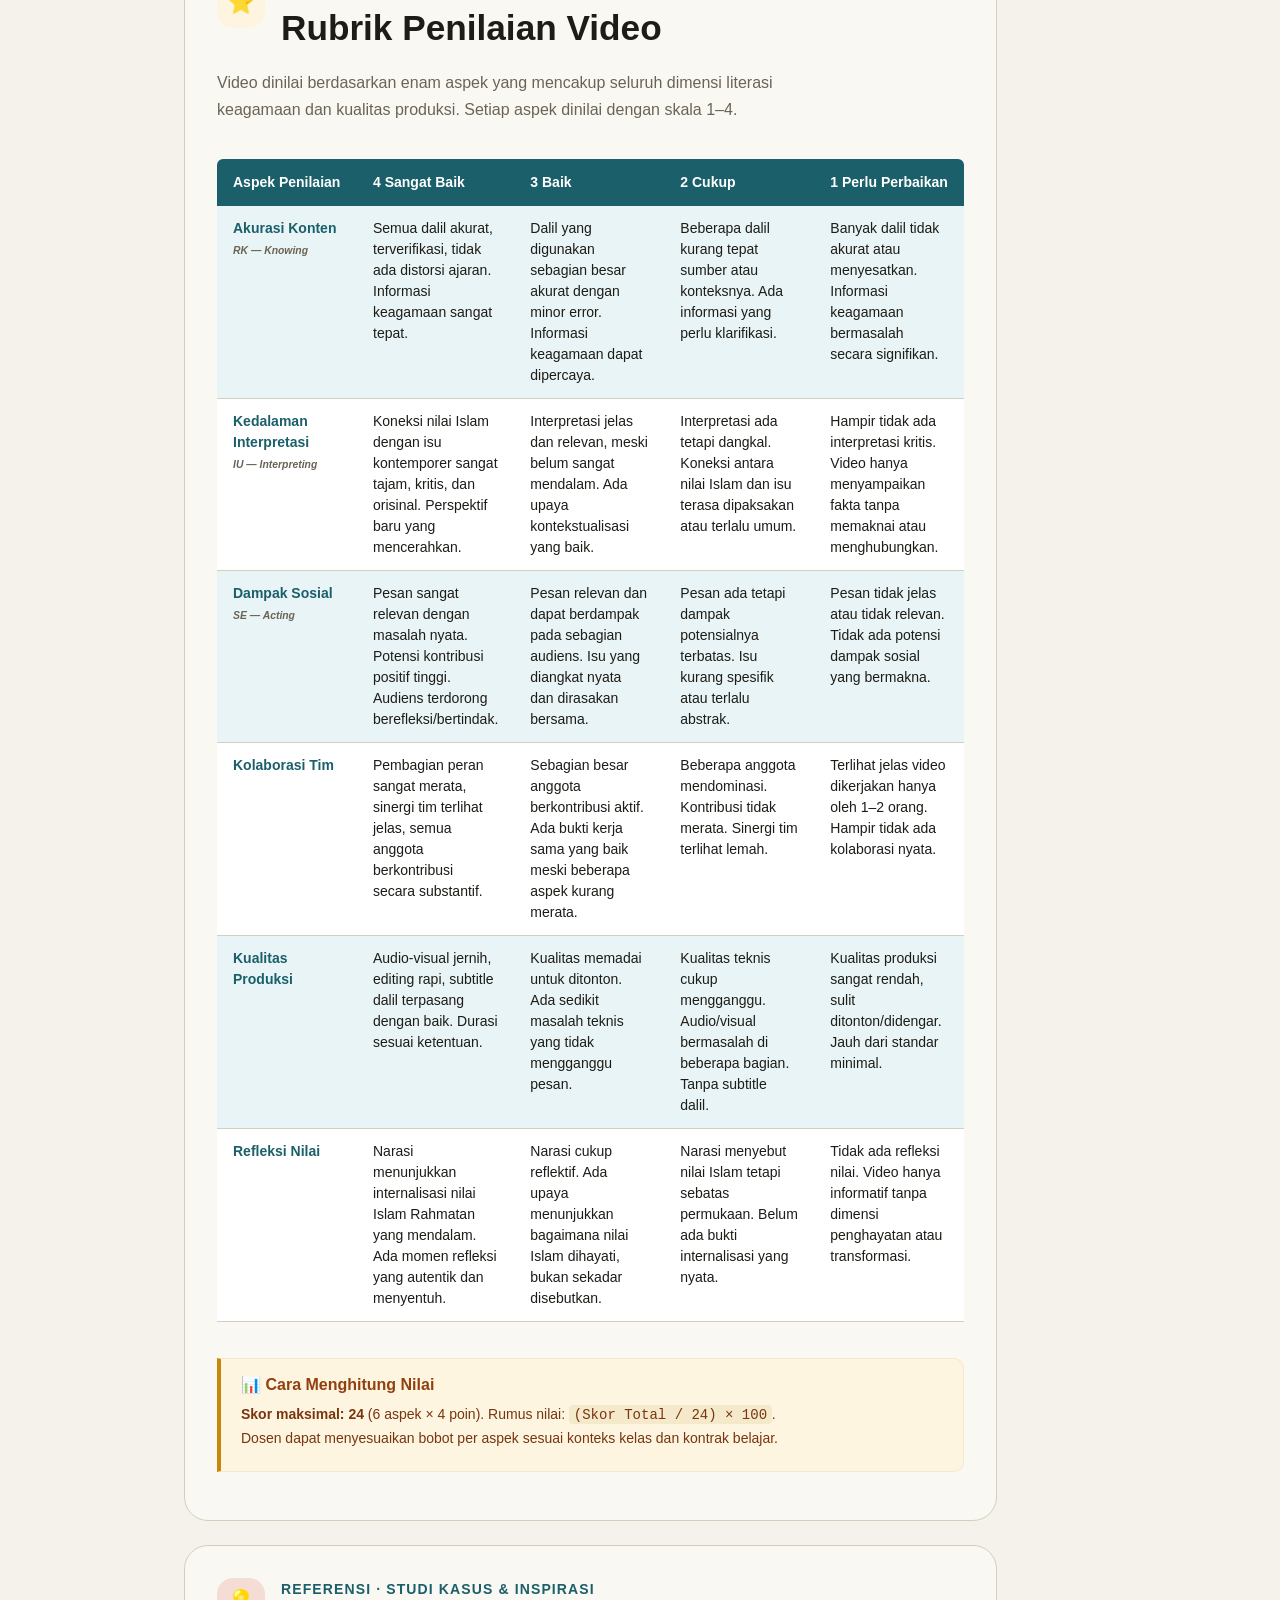
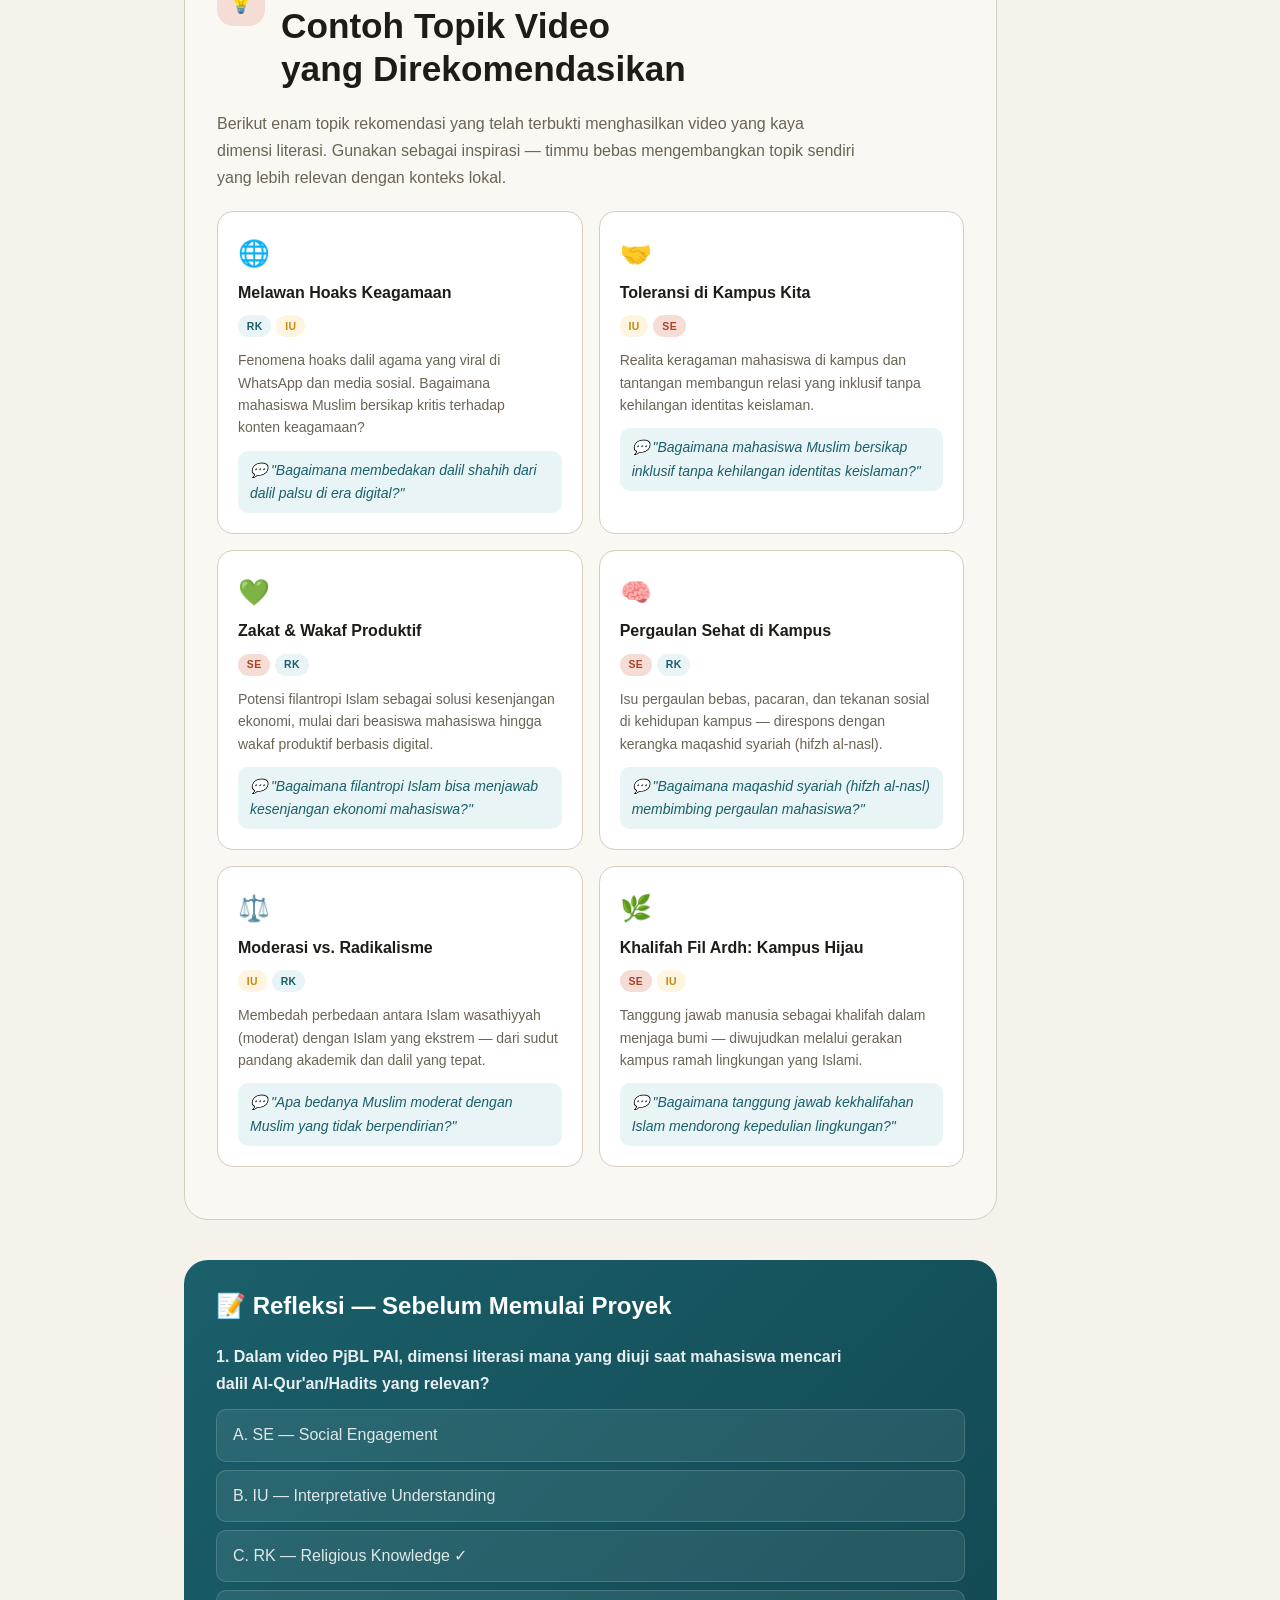
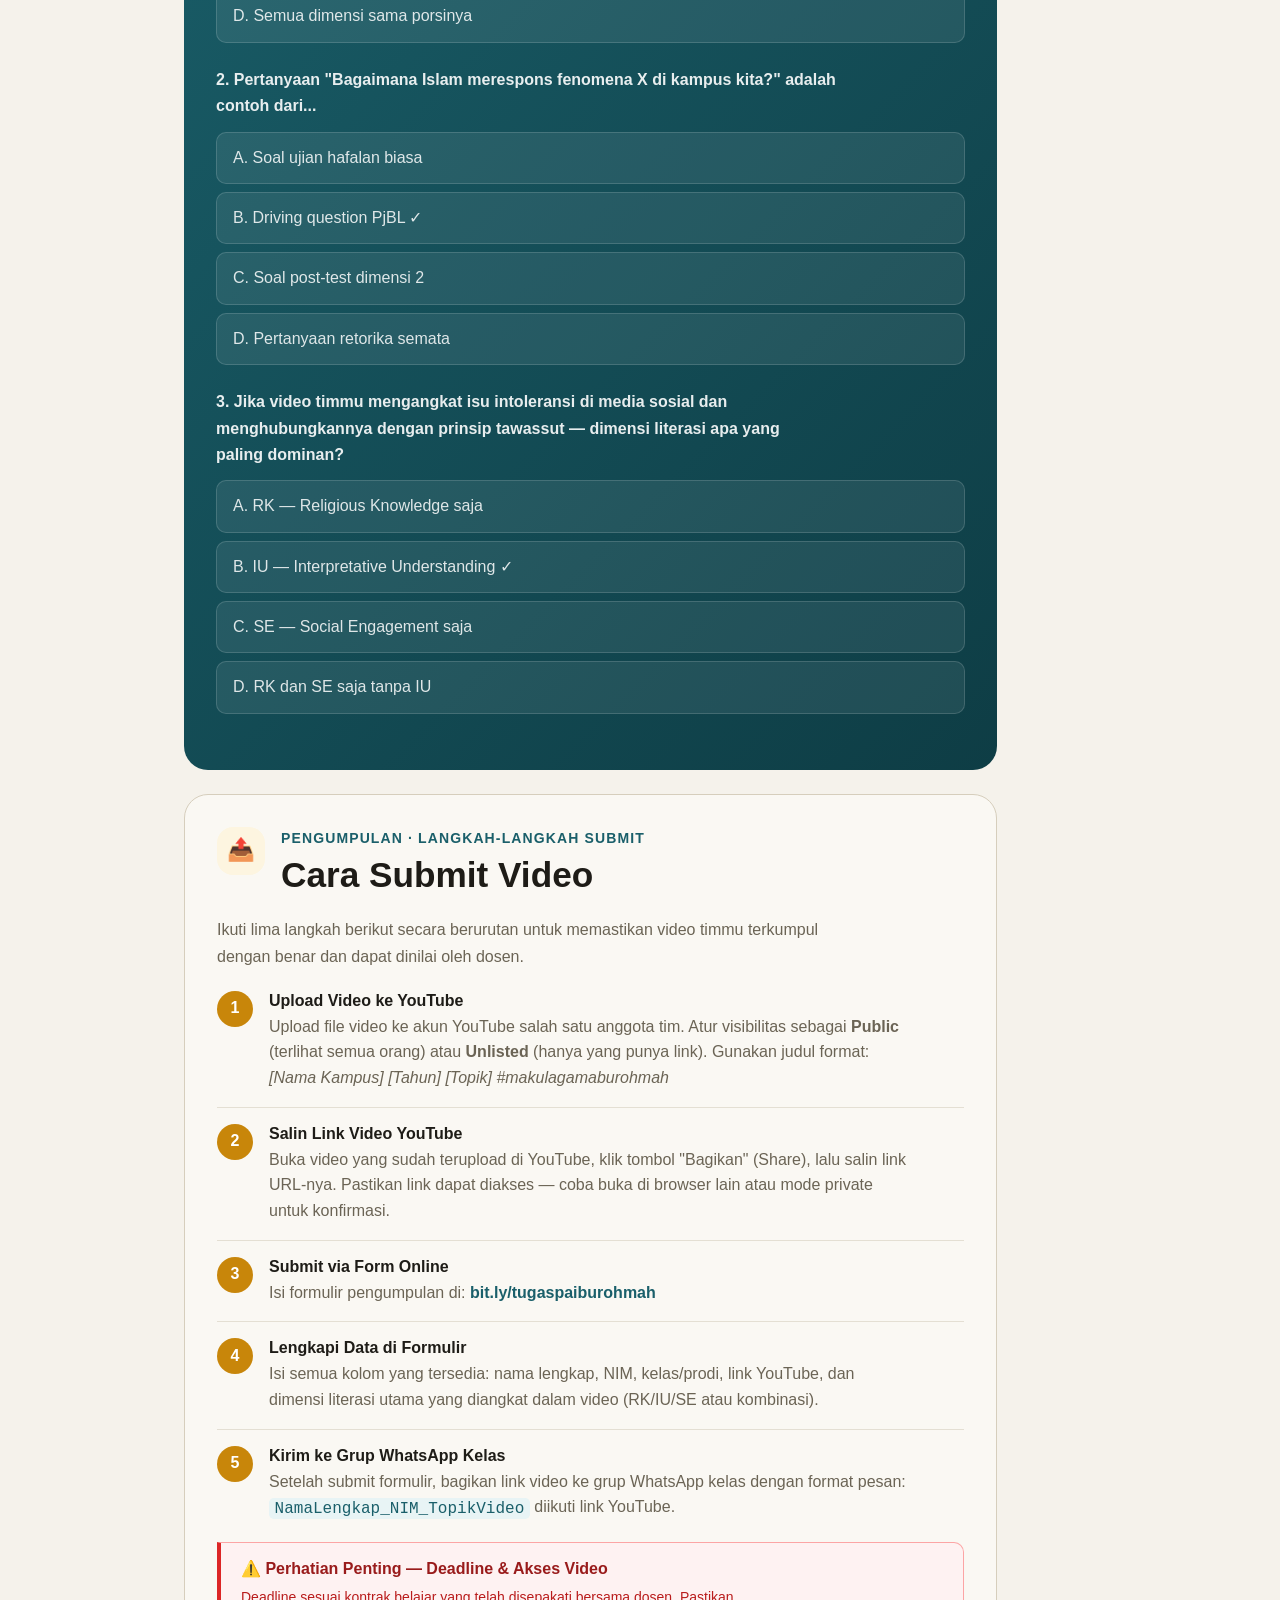
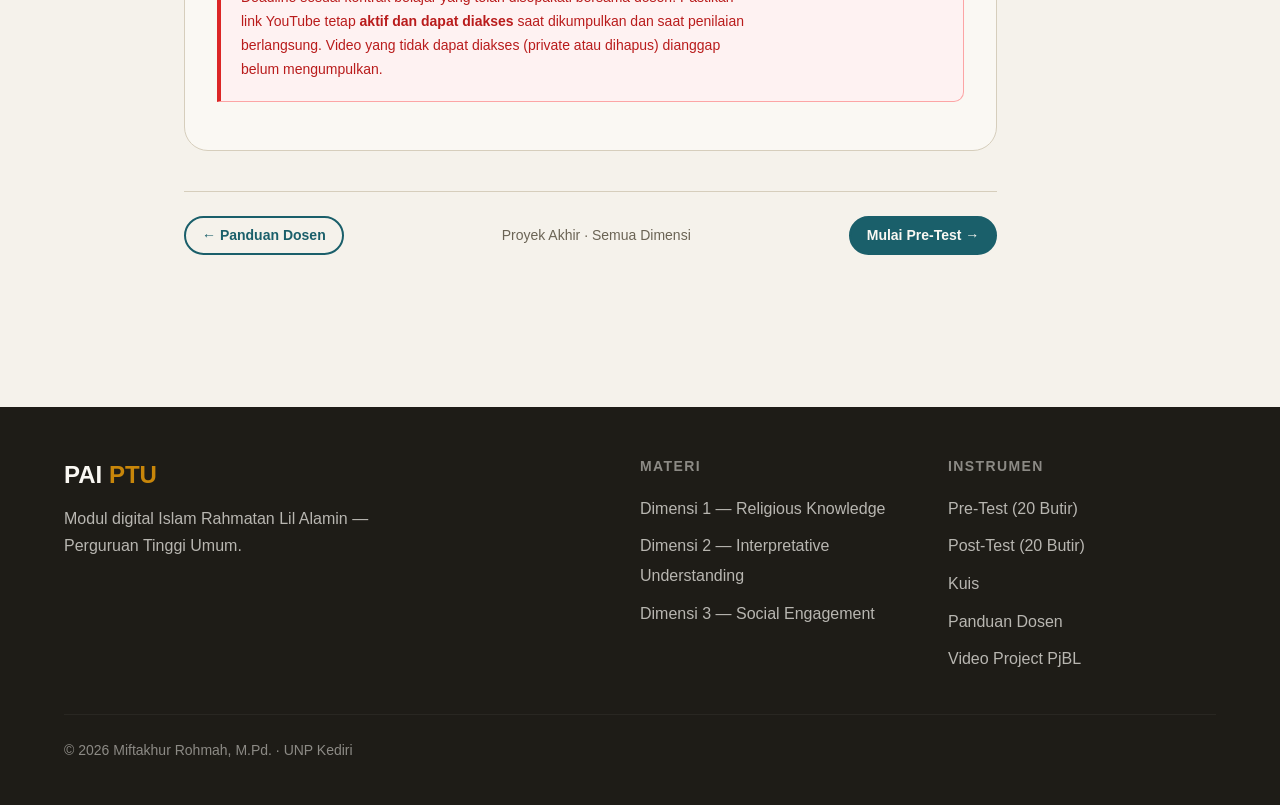
<file: video-project.html>
<!DOCTYPE html>
<html lang="id" data-theme="light">
<head>
  <meta charset="UTF-8" />
  <meta name="viewport" content="width=device-width, initial-scale=1.0" />
  <title>Panduan Project Video Based Learning — PAI PTU | Miftakhur Rohmah, M.Pd.</title>
  <link rel="preconnect" href="https://fonts.googleapis.com"/>
  <link rel="preconnect" href="https://fonts.gstatic.com" crossorigin/>
  <link href="https://fonts.googleapis.com/css2?family=Scheherazade+New:wght@400;700&display=swap" rel="stylesheet"/>
  <link href="https://api.fontshare.com/v2/css?f[]=chillax@300,400,500,600,700&f[]=satoshi@300,400,500,700&display=swap" rel="stylesheet"/>
  <link rel="stylesheet" href="css/style.css"/>
  <style>
    /* ── Video Hero (Navy Deep — identitas sendiri) ── */
    .vid-hero {
      background: linear-gradient(140deg, #1a1a2e 0%, #16213e 50%, #0f3460 100%);
      color: white;
      padding-block: clamp(3.5rem, 8vw, 6rem);
      position: relative; overflow: hidden;
    }
    .vid-hero::before {
      content: ''; position: absolute; inset: 0;
      background-image: url("data:image/svg+xml,%3Csvg xmlns='http://www.w3.org/2000/svg' width='60' height='60' viewBox='0 0 60 60'%3E%3Ccircle cx='30' cy='30' r='28' fill='none' stroke='rgba(255,255,255,0.04)' stroke-width='1'/%3E%3Cline x1='30' y1='2' x2='30' y2='58' stroke='rgba(255,255,255,0.03)' stroke-width='1'/%3E%3Cline x1='2' y1='30' x2='58' y2='30' stroke='rgba(255,255,255,0.03)' stroke-width='1'/%3E%3C/svg%3E");
      pointer-events: none;
    }
    .vid-hero-inner { position: relative; z-index: 1; }
    .vid-hero h1 { color: white; font-size: var(--text-2xl); margin-bottom: var(--space-4); max-width: 22ch; line-height: 1.15; }
    .vid-hero h1 span { color: #c8860a; }
    .vid-hero p { color: rgba(255,255,255,.78); max-width: 58ch; font-size: var(--text-base); }
    .dim-tag { display: inline-flex; align-items: center; gap: var(--space-2);
      background: rgba(255,255,255,.12); border: 1px solid rgba(255,255,255,.2);
      color: white; border-radius: var(--radius-full); padding: .35rem var(--space-4);
      font-size: var(--text-xs); font-weight: 700; letter-spacing: .05em; margin-bottom: var(--space-5); }
    .dim-stats { display: flex; gap: var(--space-8); flex-wrap: wrap;
      border-top: 1px solid rgba(255,255,255,.1); padding-top: var(--space-6); margin-top: var(--space-8); }
    .dim-stat .num { font-family: var(--font-display); font-size: var(--text-xl); font-weight: 700; color: #ffe08a; }
    .dim-stat .lbl { font-size: var(--text-xs); color: rgba(255,255,255,.5); }

    /* ── Sub-materi cards ── */
    .sub-card {
      background: var(--color-surface);
      border: 1px solid var(--color-border);
      border-radius: var(--radius-xl);
      padding: var(--space-8);
      margin-bottom: var(--space-6);
      scroll-margin-top: 80px;
    }
    .sub-card__header { display: flex; align-items: flex-start; gap: var(--space-4); margin-bottom: var(--space-5); }
    .sub-icon { width: 48px; height: 48px; border-radius: var(--radius-lg);
      display: flex; align-items: center; justify-content: center; font-size: 1.4rem; flex-shrink: 0; }
    .sub-card__tag { font-size: var(--text-xs); font-weight: 700; letter-spacing: .08em; text-transform: uppercase;
      color: var(--color-primary); margin-bottom: var(--space-1); }
    .sub-card h2 { font-size: var(--text-xl); font-weight: 700; margin-bottom: var(--space-2); }
    .sub-card h3 { font-size: var(--text-lg); font-weight: 700; margin-bottom: var(--space-3); margin-top: var(--space-6); }
    .sub-card p { font-size: var(--text-sm); color: var(--color-text-muted); margin-bottom: var(--space-4); line-height: 1.7; }
    .sub-card ul, .sub-card ol { padding-left: var(--space-6); margin-bottom: var(--space-4); }
    .sub-card li { font-size: var(--text-sm); color: var(--color-text-muted); margin-bottom: var(--space-2); line-height: 1.6; }

    /* ── Info box ── */
    .info-box {
      background: var(--color-gold-light);
      border: 1px solid var(--color-gold-highlight);
      border-left: 4px solid var(--color-gold);
      border-radius: 0 var(--radius-md) var(--radius-md) 0;
      padding: var(--space-4) var(--space-5);
      margin-block: var(--space-4);
    }
    .info-box h5 { font-size: var(--text-sm); font-weight: 700; color: #92400e; margin-bottom: var(--space-2); }
    .info-box p, .info-box li { font-size: var(--text-xs); color: #78350f; margin-bottom: var(--space-1); }

    /* Info box terracotta/red variant */
    .info-box--red {
      background: #fef2f2;
      border: 1px solid #fca5a5;
      border-left: 4px solid #dc2626;
      border-radius: 0 var(--radius-md) var(--radius-md) 0;
      padding: var(--space-4) var(--space-5);
      margin-block: var(--space-4);
    }
    .info-box--red h5 { font-size: var(--text-sm); font-weight: 700; color: #991b1b; margin-bottom: var(--space-2); }
    .info-box--red p, .info-box--red li { font-size: var(--text-xs); color: #b91c1c; margin-bottom: var(--space-1); }

    /* ── Steps list ── */
    .steps-list { display: flex; flex-direction: column; gap: var(--space-4); }
    .step-item { display: flex; gap: var(--space-4); }
    .step-number { width: 32px; height: 32px; border-radius: var(--radius-full);
      background: var(--color-primary); color: white;
      display: flex; align-items: center; justify-content: center;
      font-weight: 700; font-size: var(--text-sm); flex-shrink: 0; }
    .step-content h4 { font-size: var(--text-sm); font-weight: 700; margin-bottom: var(--space-1); }
    .step-content p { font-size: var(--text-sm); color: var(--color-text-muted); margin: 0 0 var(--space-2) 0; }
    .step-content ul { padding-left: var(--space-5); margin: var(--space-2) 0 0 0; }
    .step-content li { font-size: var(--text-xs); color: var(--color-text-muted); margin-bottom: var(--space-1); }

    /* Step number color variants */
    .step-number--gold { background: var(--color-gold); }
    .step-number--terracotta { background: var(--color-secondary); }
    .step-number--navy { background: #0f3460; }
    .step-number--teal { background: var(--color-primary); }

    /* ── Tabs ── */
    .tabs { display: flex; gap: var(--space-2); flex-wrap: wrap; margin-bottom: var(--space-5);
      border-bottom: 2px solid var(--color-divider); padding-bottom: var(--space-2); }
    .tab-btn { padding: var(--space-2) var(--space-4); border-radius: var(--radius-md) var(--radius-md) 0 0;
      border: none; background: transparent; cursor: pointer;
      font-size: var(--text-sm); font-weight: 600; color: var(--color-text-muted); transition: all .2s; }
    .tab-btn.active { background: var(--color-primary); color: white; }
    .tab-panel { display: none; } .tab-panel.active { display: block; }

    /* ── Quote block ── */
    .quote-block { background: var(--color-surface-2); border-radius: var(--radius-lg);
      padding: var(--space-5); margin-bottom: var(--space-4); }
    .quote-block .arabic { font-family: 'Scheherazade New', serif; font-size: 1.4rem;
      direction: rtl; text-align: right; line-height: 2; color: var(--color-primary); }
    .quote-block .terjemah { font-size: var(--text-sm); color: var(--color-text-muted);
      font-style: italic; margin-top: var(--space-2); }
    .quote-block .sumber { font-size: var(--text-xs); font-weight: 700; color: var(--color-primary);
      margin-top: var(--space-1); }
    .quote-block .konteks { font-size: var(--text-xs); color: var(--color-text-muted);
      margin-top: var(--space-2); padding-top: var(--space-2); border-top: 1px solid var(--color-divider); }

    /* ── Kuis ringan ── */
    .kuis-section {
      background: linear-gradient(135deg, #1a5f6a, #0e3d45);
      border-radius: var(--radius-xl);
      padding: var(--space-8);
      margin-top: var(--space-10);
      color: white;
    }
    .kuis-section h3 { color: white; font-size: var(--text-lg); margin-bottom: var(--space-6); }
    .kuis-q { margin-bottom: var(--space-6); }
    .kuis-q p { font-size: var(--text-sm); color: rgba(255,255,255,.9); margin-bottom: var(--space-3); font-weight: 600; }
    .kuis-options { display: flex; flex-direction: column; gap: var(--space-2); }
    .kuis-option {
      background: rgba(255,255,255,.08);
      border: 1.5px solid rgba(255,255,255,.15);
      border-radius: var(--radius-md);
      padding: var(--space-3) var(--space-4);
      cursor: pointer; font-size: var(--text-sm); color: rgba(255,255,255,.85);
      text-align: left; transition: background .2s, border-color .2s;
    }
    .kuis-option:hover { background: rgba(255,255,255,.15); border-color: rgba(255,255,255,.35); }
    .kuis-option.correct { background: rgba(46,125,50,.5); border-color: #81c784; color: white; }
    .kuis-option.wrong { background: rgba(198,40,40,.4); border-color: #e57373; color: white; }
    .kuis-feedback { font-size: var(--text-xs); margin-top: var(--space-2); padding: var(--space-2) var(--space-3);
      border-radius: var(--radius-md); display: none; }
    .kuis-feedback.show { display: block; }
    .kuis-feedback.ok { background: rgba(46,125,50,.3); color: #a5d6a7; }
    .kuis-feedback.no { background: rgba(198,40,40,.25); color: #ef9a9a; }
    .kuis-score-bar { margin-top: var(--space-6); text-align: center; display: none; }
    .kuis-score-bar.show { display: block; }
    .kuis-score-bar .score-num { font-family: var(--font-display); font-size: var(--text-xl); font-weight: 700; color: #ffe08a; }

    /* ── Nav prev/next ── */
    .dim-nav { display: flex; justify-content: space-between; align-items: center; flex-wrap: wrap;
      gap: var(--space-4); padding: var(--space-6) 0;
      border-top: 1px solid var(--color-border); margin-top: var(--space-10); }

    /* ── Dimensi grid (3-col small cards) ── */
    .dim-grid { display: grid; grid-template-columns: repeat(3, 1fr); gap: var(--space-4); margin-block: var(--space-5); }
    @media (max-width: 640px) { .dim-grid { grid-template-columns: 1fr; } }
    .dim-card { border-radius: var(--radius-lg); padding: var(--space-5); }

    /* ── Ketentuan 2-col grid ── */
    .ketentuan-grid { display: grid; grid-template-columns: 1fr 1fr; gap: var(--space-6); margin-block: var(--space-5); }
    @media (max-width: 640px) { .ketentuan-grid { grid-template-columns: 1fr; } }
    .ketentuan-col h4 { font-size: var(--text-sm); font-weight: 700; margin-bottom: var(--space-3); color: var(--color-primary); }
    .ketentuan-col ul { padding-left: var(--space-5); margin: 0; }
    .ketentuan-col li { font-size: var(--text-xs); color: var(--color-text-muted); margin-bottom: var(--space-2); line-height: 1.6; }

    /* ── Rubrik tabel ── */
    .rubrik-table { width: 100%; border-collapse: collapse; margin-block: var(--space-5); font-size: var(--text-xs); }
    .rubrik-table thead th { background: var(--color-primary); color: white; padding: var(--space-3) var(--space-4);
      text-align: left; font-weight: 700; }
    .rubrik-table thead th:first-child { border-radius: var(--radius-sm) 0 0 0; }
    .rubrik-table thead th:last-child { border-radius: 0 var(--radius-sm) 0 0; }
    .rubrik-table tbody tr:nth-child(even) { background: var(--color-surface-2); }
    .rubrik-table tbody tr:nth-child(odd) { background: var(--color-primary-light); }
    .rubrik-table td { padding: var(--space-3) var(--space-4); border-bottom: 1px solid var(--color-border); vertical-align: top; line-height: 1.5; }
    .rubrik-table td:first-child { font-weight: 700; color: var(--color-primary); }
    .rubrik-table td .score-badge { display: inline-block; background: var(--color-primary); color: white; border-radius: var(--radius-full);
      padding: 0.1rem 0.4rem; font-size: 0.65rem; font-weight: 700; margin-right: var(--space-1); }
    .rubrik-table td .score-badge--gold { background: var(--color-gold); }
    .rubrik-table td .score-badge--gray { background: #9ca3af; }
    .rubrik-table td .score-badge--red { background: var(--color-secondary); }

    /* ── Inspirasi topik card ── */
    .inspirasi-grid { display: grid; grid-template-columns: 1fr 1fr; gap: var(--space-4); margin-block: var(--space-5); }
    @media (max-width: 640px) { .inspirasi-grid { grid-template-columns: 1fr; } }
    .inspirasi-card { background: var(--color-surface-2); border: 1px solid var(--color-border);
      border-radius: var(--radius-lg); padding: var(--space-5); }
    .inspirasi-card .card-emoji { font-size: 1.6rem; margin-bottom: var(--space-2); display: block; }
    .inspirasi-card h4 { font-size: var(--text-sm); font-weight: 700; margin-bottom: var(--space-2); color: var(--color-text); }
    .inspirasi-card .card-desc { font-size: var(--text-xs); color: var(--color-text-muted); margin-bottom: var(--space-3); line-height: 1.6; }
    .inspirasi-card .card-dq { font-size: var(--text-xs); color: var(--color-primary); font-style: italic;
      background: var(--color-primary-light); border-radius: var(--radius-md); padding: var(--space-2) var(--space-3); }
    .dim-badge { display: inline-flex; align-items: center; gap: var(--space-1); border-radius: var(--radius-full);
      padding: .15rem .55rem; font-size: 0.65rem; font-weight: 700; letter-spacing: .04em; margin-bottom: var(--space-3); }
    .dim-badge--rk { background: var(--color-primary-light); color: var(--color-primary); }
    .dim-badge--iu { background: var(--color-gold-light); color: var(--color-gold); }
    .dim-badge--se { background: var(--color-secondary-highlight); color: var(--color-secondary); }

    /* ── Submit step card ── */
    .submit-step { display: flex; gap: var(--space-4); margin-bottom: var(--space-4); padding-bottom: var(--space-4);
      border-bottom: 1px solid var(--color-divider); }
    .submit-step:last-child { border-bottom: none; margin-bottom: 0; padding-bottom: 0; }
    .submit-num { width: 36px; height: 36px; border-radius: var(--radius-full);
      background: var(--color-gold); color: white;
      display: flex; align-items: center; justify-content: center;
      font-weight: 700; font-size: var(--text-sm); flex-shrink: 0; }
    .submit-content h4 { font-size: var(--text-sm); font-weight: 700; margin-bottom: var(--space-1); }
    .submit-content p { font-size: var(--text-sm); color: var(--color-text-muted); margin: 0; line-height: 1.6; }
    .submit-content a { color: var(--color-primary); font-weight: 600; word-break: break-all; }

    /* PjBL text quote block */
    .pjbl-quote { background: var(--color-surface-2); border-left: 3px solid var(--color-primary);
      border-radius: 0 var(--radius-md) var(--radius-md) 0;
      padding: var(--space-4) var(--space-5); margin-bottom: var(--space-3); }
    .pjbl-quote .pjbl-author { font-size: var(--text-xs); font-weight: 700; color: var(--color-primary); margin-bottom: var(--space-1); }
    .pjbl-quote .pjbl-text { font-size: var(--text-sm); color: var(--color-text-muted); font-style: italic; line-height: 1.6; }
    .pjbl-quote .pjbl-src { font-size: var(--text-xs); color: var(--color-text-faint); margin-top: var(--space-1); }

    /* Responsive sidebar */
    @media (max-width: 768px) {
      .content-with-sidebar { grid-template-columns: 1fr !important; }
      .sidebar-col { display: none; }
    }
  </style>
</head>
<body>

<!-- NAV -->
<header class="site-header">
  <div class="container container--wide">
    <nav class="nav-inner">
      <a href="index.html" class="nav-logo">
        <svg width="32" height="32" viewBox="0 0 32 32" fill="none">
          <rect width="32" height="32" rx="8" fill="#1a5f6a"/>
          <path d="M16 6C16 6 10 10 10 16C10 22 13 26 16 26C19 26 22 22 22 16C22 10 16 6 16 6Z" fill="none" stroke="#c8860a" stroke-width="1.5"/>
          <circle cx="16" cy="16" r="3" fill="#c8860a"/>
          <path d="M10 23h12" stroke="rgba(255,255,255,.35)" stroke-width="1"/>
        </svg>
        <span>PAI <span style="color:var(--color-gold)">PTU</span></span>
      </a>
      <ul class="nav-links" role="list">
        <li><a href="index.html">Beranda</a></li>
        <li><a href="dim1-rk.html">Dimensi 1</a></li>
        <li><a href="dim2-iu.html">Dimensi 2</a></li>
        <li><a href="dim3-se.html">Dimensi 3</a></li>
        <li><a href="pretest.html">Pre-Test</a></li>
        <li><a href="posttest.html">Post-Test</a></li>
        <li><a href="kuis.html">Kuis</a></li>
        <li><a href="panduan-dosen.html">Panduan Dosen</a></li>
        <li><a href="video-project.html" class="active">Video Project</a></li>
      </ul>
      <div class="nav-actions">
        <button class="btn-theme" data-theme-toggle aria-label="Toggle tema"></button>
        <button class="nav-mobile-btn" aria-expanded="false">
          <svg width="22" height="22" viewBox="0 0 24 24" fill="none" stroke="currentColor" stroke-width="2"><path d="M3 12h18M3 6h18M3 18h18"/></svg>
        </button>
      </div>
    </nav>
  </div>
</header>

<main>

<!-- ── HERO ── -->
<section class="vid-hero">
  <div class="container vid-hero-inner">
    <div class="dim-tag">
      <svg width="14" height="14" viewBox="0 0 24 24" fill="none" stroke="currentColor" stroke-width="2.5"><polygon points="23 7 16 12 23 17 23 7"/><rect x="1" y="5" width="15" height="14" rx="2" ry="2"/></svg>
      Proyek Akhir · Video PjBL · Semua Dimensi
    </div>
    <h1>Panduan Project<br><span>Video Based Learning</span></h1>
    <p>Panduan project video berbasis PjBL pada Mata Kuliah PAI di Perguruan Tinggi Umum — kolaborasi tim, eksplorasi masalah nyata, dan produksi video sebagai representasi pemahaman mahasiswa.</p>
    <div style="margin-top:var(--space-5);display:inline-flex;align-items:center;gap:var(--space-3);background:rgba(255,255,255,.08);border:1px solid rgba(255,255,255,.15);border-radius:var(--radius-lg);padding:var(--space-3) var(--space-4);">
      <svg width="14" height="14" viewBox="0 0 24 24" fill="none" stroke="rgba(255,255,255,.6)" stroke-width="2"><path d="M20 21v-2a4 4 0 0 0-4-4H8a4 4 0 0 0-4 4v2"/><circle cx="12" cy="7" r="4"/></svg>
      <span style="font-size:var(--text-xs);color:rgba(255,255,255,.6);">Dikembangkan oleh</span>
      <span style="font-size:var(--text-xs);font-weight:700;color:#ffe08a;">Miftakhur Rohmah, M.Pd.</span>
    </div>
    <div class="dim-stats">
      <div class="dim-stat"><div class="num">3–5</div><div class="lbl">Menit Video</div></div>
      <div class="dim-stat"><div class="num">3–4</div><div class="lbl">Mahasiswa/Kelompok</div></div>
      <div class="dim-stat"><div class="num">3</div><div class="lbl">Dimensi Literasi</div></div>
      <div class="dim-stat"><div class="num">YouTube</div><div class="lbl">Upload Platform</div></div>
    </div>
  </div>
</section>

<!-- BREADCRUMB -->
<div class="container" style="padding-block:var(--space-4);">
  <div style="display:flex;align-items:center;gap:var(--space-2);font-size:var(--text-xs);color:var(--color-text-muted);">
    <a href="index.html" style="color:var(--color-primary);">Beranda</a>
    <span>›</span><span>Video Project PjBL</span>
  </div>
</div>

<div class="container content-with-sidebar" style="display:grid;grid-template-columns:1fr min(240px,28%);gap:var(--space-8);align-items:start;padding-bottom:var(--space-16);">

  <!-- ── MAIN CONTENT ── -->
  <div>

    <!-- ── 1. MENGAPA VIDEO PjBL? ── -->
    <div class="sub-card reveal" id="mengapa">
      <div class="sub-card__header">
        <div class="sub-icon" style="background:var(--color-primary-light);color:var(--color-primary);">🎬</div>
        <div>
          <div class="sub-card__tag">Konsep Pembelajaran · PjBL</div>
          <h2 style="margin:0;">Mengapa Video sebagai Produk Pembelajaran?</h2>
        </div>
      </div>

      <p>Video bukan sekadar tugas — ia adalah <strong>representasi pemahaman</strong>. Ketika mahasiswa memproduksi video, mereka harus memahami, menginterpretasikan, dan mengkomunikasikan nilai-nilai Islam secara koheren. Proses ini mengaktifkan ketiga dimensi literasi keagamaan secara simultan.</p>

      <div class="dim-grid">
        <div class="dim-card" style="background:var(--color-primary-light);border:1.5px solid var(--color-primary-highlight);">
          <div style="font-size:1.3rem;margin-bottom:var(--space-2);">📚</div>
          <div style="font-size:var(--text-xs);font-weight:700;color:var(--color-primary);text-transform:uppercase;letter-spacing:.06em;margin-bottom:var(--space-2);">RK — Knowing</div>
          <p style="font-size:var(--text-xs);color:var(--color-primary);margin:0;line-height:1.6;">Riset konten, pencarian dalil Al-Qur'an & Hadits, serta menjaga akurasi informasi keagamaan dalam naskah video.</p>
        </div>
        <div class="dim-card" style="background:var(--color-gold-light);border:1.5px solid var(--color-gold-highlight);">
          <div style="font-size:1.3rem;margin-bottom:var(--space-2);">🔍</div>
          <div style="font-size:var(--text-xs);font-weight:700;color:var(--color-gold);text-transform:uppercase;letter-spacing:.06em;margin-bottom:var(--space-2);">IU — Interpreting</div>
          <p style="font-size:var(--text-xs);color:#78350f;margin:0;line-height:1.6;">Penafsiran kontekstual, relevansi nilai Islam dengan isu kampus dan masyarakat modern yang dipilih tim.</p>
        </div>
        <div class="dim-card" style="background:var(--color-secondary-highlight);border:1.5px solid #f5c6b9;">
          <div style="font-size:1.3rem;margin-bottom:var(--space-2);">🤝</div>
          <div style="font-size:var(--text-xs);font-weight:700;color:var(--color-secondary);text-transform:uppercase;letter-spacing:.06em;margin-bottom:var(--space-2);">SE — Acting</div>
          <p style="font-size:var(--text-xs);color:var(--color-secondary);margin:0;line-height:1.6;">Kontribusi sosial nyata, kolaborasi tim yang terstruktur, dan dampak video terhadap audiens yang dituju.</p>
        </div>
      </div>

      <div class="info-box">
        <h5>💡 Keunggulan Penilaian Holistik</h5>
        <p>Berbeda dengan ujian tulis, video PjBL menuntut mahasiswa menghasilkan artefak pembelajaran yang dapat dievaluasi secara holistik: dari akurasi konten (RK) hingga ketajaman interpretasi (IU) dan dampak sosial (SE). Setiap aspek saling mengunci dan tidak dapat dipisahkan.</p>
      </div>
    </div>

    <!-- ── 2. ALUR PROYEK ── -->
    <div class="sub-card reveal" id="alur">
      <div class="sub-card__header">
        <div class="sub-icon" style="background:var(--color-primary-light);color:var(--color-primary);">🗺️</div>
        <div>
          <div class="sub-card__tag">Panduan Lengkap · 5 Tahap</div>
          <h2 style="margin:0;">Alur Proyek — Lima Tahap PjBL</h2>
        </div>
      </div>

      <p>Model PjBL mengharuskan mahasiswa melewati proses bermakna dari eksplorasi masalah nyata hingga publikasi karya. Berikut adalah panduan lima tahap yang harus dijalani setiap kelompok.</p>

      <div class="steps-list">

        <div class="step-item">
          <div class="step-number step-number--navy">1</div>
          <div class="step-content">
            <h4>Eksplorasi & Pembentukan Tim — <em>Minggu 1</em></h4>
            <p>Bangun fondasi tim dan tentukan arah proyek sejak awal.</p>
            <ul>
              <li>Bentuk kelompok 3–4 mahasiswa, idealnya dari lintas jurusan atau latar belakang berbeda</li>
              <li>Pilih satu <strong>"isu nyata"</strong> di lingkungan kampus atau masyarakat yang relevan dengan Islam Rahmatan</li>
              <li>Contoh isu: intoleransi di media sosial, budaya contek-menyontek vs. maqashid, krisis empati di kehidupan kampus, pergaulan bebas dan hifzh al-nasl, hoaks keagamaan viral</li>
              <li>Rumuskan <strong>"pertanyaan pemandu proyek" (driving question)</strong> — pertanyaan terbuka yang mengarahkan seluruh proses riset dan produksi</li>
            </ul>
          </div>
        </div>

        <div class="step-item">
          <div class="step-number step-number--teal">2</div>
          <div class="step-content">
            <h4>Riset & Eksplorasi Konsep — <em>Minggu 2</em></h4>
            <p>Setiap anggota tim berkontribusi aktif dalam pendalaman konten.</p>
            <ul>
              <li>Setiap anggota tim riset minimal 1 sumber dalil (Al-Qur'an/Hadits/pendapat ulama)</li>
              <li>Identifikasi dimensi literasi yang paling relevan (RK/IU/SE) dengan isu yang dipilih</li>
              <li>Buat <strong>peta konsep (concept map)</strong> tim: isu → nilai Islam → solusi/pesan video</li>
              <li>Konsultasi dengan dosen jika ada kesulitan interpretasi dalil atau konteks isu</li>
            </ul>
          </div>
        </div>

        <div class="step-item">
          <div class="step-number step-number--gold">3</div>
          <div class="step-content">
            <h4>Perencanaan & Naskah — <em>Minggu 3</em></h4>
            <p>Wujudkan riset menjadi rencana produksi yang konkret.</p>
            <ul>
              <li>Buat <strong>storyboard</strong>: alur visual video dari pembuka hingga penutup</li>
              <li>Tulis naskah (script) yang memuat: ayat/hadits relevan, narasi konteks, pesan utama</li>
              <li>Tentukan format video: dokumenter mini, vlog refleksi, drama pendek, animasi, atau presentasi kreatif</li>
              <li>Durasi minimal <strong>3 menit</strong>, maksimal <strong>5 menit</strong></li>
            </ul>
          </div>
        </div>

        <div class="step-item">
          <div class="step-number step-number--terracotta">4</div>
          <div class="step-content">
            <h4>Produksi & Kolaborasi — <em>Minggu 4 (sebelum P4)</em></h4>
            <p>Eksekusi produksi dengan kolaborasi penuh seluruh anggota tim.</p>
            <ul>
              <li>Rekam, edit, dan produksi video menggunakan smartphone atau kamera yang tersedia</li>
              <li>Tools yang direkomendasikan: CapCut, InShot, VN Editor, atau Adobe Premiere Rush</li>
              <li>Tambahkan teks/subtitle untuk kutipan dalil dan narasi penting agar audiens dapat membaca</li>
              <li>Review bersama: setiap anggota tim review hasil edit sebelum upload final</li>
            </ul>
          </div>
        </div>

        <div class="step-item">
          <div class="step-number" style="background:linear-gradient(135deg,#1a5f6a,#0f3460);">5</div>
          <div class="step-content">
            <h4>Publikasi & Refleksi — <em>P4/Post-Test</em></h4>
            <p>Publikasikan karya dan refleksikan perjalanan pembelajaran tim.</p>
            <ul>
              <li>Upload ke YouTube dengan judul format: <code style="background:var(--color-primary-light);color:var(--color-primary);padding:.1rem .3rem;border-radius:.3rem;">[NAMA KAMPUS] [TAHUN] [TOPIK] #makulagamaburohmah</code></li>
              <li>Submit link via: <a href="https://bit.ly/tugaspaiburohmah" target="_blank" rel="noopener" style="color:var(--color-primary);font-weight:600;">bit.ly/tugaspaiburohmah</a></li>
              <li>Presentasi singkat 3–5 menit di depan kelas (opsional sesuai keputusan dosen)</li>
              <li>Isi <strong>lembar refleksi individual</strong> setelah proyek selesai</li>
            </ul>
          </div>
        </div>

      </div>

      <div class="info-box" style="margin-top:var(--space-6);">
        <h5>📅 Tentang Jadwal</h5>
        <p>Jadwal fleksibel sesuai kontrak belajar dengan dosen. Konsultasikan progress setiap pertemuan — dosen akan memandu tanpa mendikte isi konten. Proyek ini milikmu, bukan milik dosen.</p>
      </div>
    </div>

    <!-- ── 3. KETENTUAN VIDEO ── -->
    <div class="sub-card reveal" id="ketentuan">
      <div class="sub-card__header">
        <div class="sub-icon" style="background:var(--color-gold-light);color:var(--color-gold);">📋</div>
        <div>
          <div class="sub-card__tag">Persyaratan · Ketentuan Teknis & Konten</div>
          <h2 style="margin:0;">Ketentuan Video</h2>
        </div>
      </div>

      <p>Semua kelompok wajib memenuhi ketentuan teknis dan konten berikut. Ketentuan ini memastikan bahwa karya yang dihasilkan layak dinilai dan bermanfaat bagi audiens.</p>

      <div class="ketentuan-grid">
        <div class="ketentuan-col">
          <h4>🎥 Spesifikasi Teknis</h4>
          <ul>
            <li><strong>Durasi:</strong> minimal 3 menit, maksimal 5 menit</li>
            <li><strong>Format:</strong> MP4 (H.264) direkomendasikan</li>
            <li><strong>Resolusi:</strong> minimal 720p (HD)</li>
            <li><strong>Platform upload:</strong> YouTube (public atau unlisted)</li>
            <li><strong>Judul format:</strong> [Kampus] [Tahun] [Topik] #makulagamaburohmah</li>
            <li><strong>Deadline:</strong> sesuai kontrak belajar dengan dosen</li>
          </ul>
        </div>
        <div class="ketentuan-col">
          <h4>📝 Persyaratan Konten</h4>
          <ul>
            <li>Wajib ada kutipan minimal <strong>1 ayat Al-Qur'an atau Hadits</strong> yang relevan dengan isu</li>
            <li>Isu yang diangkat harus <strong>nyata dan relevan</strong> dengan kehidupan mahasiswa/masyarakat</li>
            <li><strong>Tidak boleh:</strong> konten provokatif, SARA, hoaks, atau melanggar hak cipta</li>
            <li>Wajib ada narasi tim yang menghubungkan isu dengan nilai Islam Rahmatan</li>
            <li><strong>Kredit tim:</strong> tampilkan nama seluruh anggota di akhir video</li>
          </ul>
        </div>
      </div>
    </div>

    <!-- ── 4. DALIL LANDASAN — TABS ── -->
    <div class="sub-card reveal" id="dalil-video">
      <div class="sub-card__header">
        <div class="sub-icon" style="background:var(--color-primary-light);color:var(--color-primary);">📚</div>
        <div>
          <div class="sub-card__tag">Landasan Normatif & Akademik</div>
          <h2 style="margin:0;">Dalil Landasan Video PjBL</h2>
        </div>
      </div>

      <p>Proyek video ini tidak berdiri sendiri — ia berpijak pada dalil Al-Qur'an, Hadits Nabi ﷺ, dan prinsip pedagogis PjBL yang telah teruji secara akademik.</p>

      <div data-tabs>
        <div class="tabs">
          <button class="tab-btn active" data-tab="tab-quran-vid">📖 Al-Qur'an</button>
          <button class="tab-btn" data-tab="tab-hadits-vid">📜 Hadits</button>
          <button class="tab-btn" data-tab="tab-pjbl-vid">🎓 Prinsip PjBL</button>
        </div>

        <div class="tab-panel active" id="tab-quran-vid">
          <div class="quote-block">
            <div class="arabic">وَمَا أَرْسَلْنَاكَ إِلَّا رَحْمَةً لِّلْعَالَمِينَ</div>
            <div class="terjemah">"Dan Kami tidak mengutus engkau (Muhammad) melainkan untuk menjadi rahmat bagi seluruh alam."</div>
            <div class="sumber">QS. Al-Anbiya' [21]: 107</div>
            <div class="konteks">📌 <strong>Konteks proyek:</strong> Islam memberi rahmat bagi semesta melalui karya nyata manusia — video adalah salah satu wahana mewujudkan rahmat tersebut.</div>
          </div>
          <div class="quote-block">
            <div class="arabic">اقْرَأْ بِاسْمِ رَبِّكَ الَّذِي خَلَقَ</div>
            <div class="terjemah">"Bacalah dengan (menyebut) nama Tuhanmu yang menciptakan."</div>
            <div class="sumber">QS. Al-'Alaq [96]: 1 — Perintah iqra' sebagai fondasi literasi</div>
            <div class="konteks">📌 <strong>Konteks proyek:</strong> Tahap riset dalam PjBL adalah perwujudan perintah membaca, mengkaji, dan memahami sebelum bertindak dan memproduksi konten.</div>
          </div>
          <div class="quote-block">
            <div class="arabic">وَمَا كَانَ الْمُؤْمِنُونَ لِيَنفِرُوا كَافَّةً ۚ فَلَوْلَا نَفَرَ مِن كُلِّ فِرْقَةٍ مِّنْهُمْ طَائِفَةٌ لِّيَتَفَقَّهُوا فِي الدِّينِ وَلِيُنذِرُوا قَوْمَهُمْ</div>
            <div class="terjemah">"Tidak sepatutnya semua orang Mukmin berangkat ke medan perang. Mengapa dari setiap golongan tidak ada beberapa orang yang pergi untuk mendalami ilmu agama dan memberi peringatan kepada kaumnya?"</div>
            <div class="sumber">QS. At-Taubah [9]: 122 — Tafaqquh fid-diin</div>
            <div class="konteks">📌 <strong>Konteks proyek:</strong> Ada kewajiban sebagian umat untuk mendalami ilmu agama demi memberikan manfaat dan petunjuk kepada masyarakat. Video adalah medium penyampaian ilmu yang modern.</div>
          </div>
        </div>

        <div class="tab-panel" id="tab-hadits-vid">
          <div class="quote-block">
            <div class="arabic">خَيْرُ النَّاسِ أَنْفَعُهُمْ لِلنَّاسِ</div>
            <div class="terjemah">"Sebaik-baik manusia adalah yang paling bermanfaat bagi orang lain."</div>
            <div class="sumber">HR. At-Tirmidzi — tentang manfaat bagi sesama</div>
            <div class="konteks">📌 <strong>Konteks proyek:</strong> Video yang mengangkat isu nyata dan memberikan perspektif Islam yang jernih adalah karya yang memberikan manfaat nyata kepada audiens dan masyarakat.</div>
          </div>
          <div class="quote-block">
            <div class="arabic">مَنْ دَلَّ عَلَى خَيْرٍ فَلَهُ مِثْلُ أَجْرِ فَاعِلِهِ</div>
            <div class="terjemah">"Barangsiapa menunjukkan kepada kebaikan, ia mendapat pahala seperti pelakunya."</div>
            <div class="sumber">HR. Muslim — tentang menunjukkan jalan kebaikan</div>
            <div class="konteks">📌 <strong>Konteks proyek:</strong> Dakwah melalui media video adalah bentuk menunjukkan kebaikan — setiap penonton yang mengambil manfaat dan menerapkan nilai Islam membawa pahala bagi pembuat video.</div>
          </div>
          <div class="quote-block">
            <div class="arabic">بَلِّغُوا عَنِّي وَلَوْ آيَةً</div>
            <div class="terjemah">"Sampaikan dariku walau satu ayat."</div>
            <div class="sumber">HR. Bukhari — tentang kewajiban menyampaikan pesan Islam</div>
            <div class="konteks">📌 <strong>Konteks proyek:</strong> Hadits ini melegitimasi penyampaian pesan Islam melalui media apapun yang efektif — termasuk video digital di era modern ini.</div>
          </div>
        </div>

        <div class="tab-panel" id="tab-pjbl-vid">
          <div class="pjbl-quote">
            <div class="pjbl-author">John Dewey — Bapak Pendidikan Progresif</div>
            <div class="pjbl-text">"Learning by doing" — pengetahuan sejati diperoleh melalui pengalaman aktif, bukan pasif menerima. Mahasiswa yang memproduksi video belajar jauh lebih dalam daripada yang hanya membaca atau mendengarkan.</div>
            <div class="pjbl-src">Dasar filosofis seluruh model pembelajaran berbasis proyek</div>
          </div>
          <div class="pjbl-quote">
            <div class="pjbl-author">William Heard Kilpatrick (1918) — The Project Method</div>
            <div class="pjbl-text">Proyek adalah "wholeheartedly purposeful activity" — kegiatan yang bermakna karena mahasiswa memiliki tujuan dan otonomi penuh atas prosesnya. Tanpa otonomi, tidak ada proyek sejati — hanya tugas terstruktur.</div>
            <div class="pjbl-src">The Project Method, Teachers College Record, 1918</div>
          </div>
          <div class="pjbl-quote">
            <div class="pjbl-author">Buck Institute for Education — 7 Elemen PjBL Esensial</div>
            <div class="pjbl-text">Proyek yang baik memiliki 7 elemen: (1) masalah yang menantang dan nyata, (2) pertanyaan pemandu yang bermakna, (3) suara dan pilihan mahasiswa, (4) inkuiri dan penyelidikan mendalam, (5) refleksi terstruktur, (6) kritik dan revisi, dan (7) produk publik yang autentik.</div>
            <div class="pjbl-src">PBLWorks Gold Standard PBL Framework, Buck Institute for Education</div>
          </div>
        </div>
      </div>
    </div>

    <!-- ── 5. RUBRIK PENILAIAN ── -->
    <div class="sub-card reveal" id="rubrik">
      <div class="sub-card__header">
        <div class="sub-icon" style="background:var(--color-gold-light);color:var(--color-gold);">⭐</div>
        <div>
          <div class="sub-card__tag">Evaluasi · Rubrik Holistik · 6 Aspek</div>
          <h2 style="margin:0;">Rubrik Penilaian Video</h2>
        </div>
      </div>

      <p>Video dinilai berdasarkan enam aspek yang mencakup seluruh dimensi literasi keagamaan dan kualitas produksi. Setiap aspek dinilai dengan skala 1–4.</p>

      <div style="overflow-x:auto;">
        <table class="rubrik-table">
          <thead>
            <tr>
              <th style="min-width:140px;">Aspek Penilaian</th>
              <th style="min-width:150px;"><span class="score-badge">4</span> Sangat Baik</th>
              <th style="min-width:150px;"><span class="score-badge score-badge--gold">3</span> Baik</th>
              <th style="min-width:150px;"><span class="score-badge score-badge--gray">2</span> Cukup</th>
              <th style="min-width:150px;"><span class="score-badge score-badge--red">1</span> Perlu Perbaikan</th>
            </tr>
          </thead>
          <tbody>
            <tr>
              <td>Akurasi Konten<br/><em style="font-size:.65rem;color:var(--color-text-muted);">RK — Knowing</em></td>
              <td>Semua dalil akurat, terverifikasi, tidak ada distorsi ajaran. Informasi keagamaan sangat tepat.</td>
              <td>Dalil yang digunakan sebagian besar akurat dengan minor error. Informasi keagamaan dapat dipercaya.</td>
              <td>Beberapa dalil kurang tepat sumber atau konteksnya. Ada informasi yang perlu klarifikasi.</td>
              <td>Banyak dalil tidak akurat atau menyesatkan. Informasi keagamaan bermasalah secara signifikan.</td>
            </tr>
            <tr>
              <td>Kedalaman Interpretasi<br/><em style="font-size:.65rem;color:var(--color-text-muted);">IU — Interpreting</em></td>
              <td>Koneksi nilai Islam dengan isu kontemporer sangat tajam, kritis, dan orisinal. Perspektif baru yang mencerahkan.</td>
              <td>Interpretasi jelas dan relevan, meski belum sangat mendalam. Ada upaya kontekstualisasi yang baik.</td>
              <td>Interpretasi ada tetapi dangkal. Koneksi antara nilai Islam dan isu terasa dipaksakan atau terlalu umum.</td>
              <td>Hampir tidak ada interpretasi kritis. Video hanya menyampaikan fakta tanpa memaknai atau menghubungkan.</td>
            </tr>
            <tr>
              <td>Dampak Sosial<br/><em style="font-size:.65rem;color:var(--color-text-muted);">SE — Acting</em></td>
              <td>Pesan sangat relevan dengan masalah nyata. Potensi kontribusi positif tinggi. Audiens terdorong berefleksi/bertindak.</td>
              <td>Pesan relevan dan dapat berdampak pada sebagian audiens. Isu yang diangkat nyata dan dirasakan bersama.</td>
              <td>Pesan ada tetapi dampak potensialnya terbatas. Isu kurang spesifik atau terlalu abstrak.</td>
              <td>Pesan tidak jelas atau tidak relevan. Tidak ada potensi dampak sosial yang bermakna.</td>
            </tr>
            <tr>
              <td>Kolaborasi Tim</td>
              <td>Pembagian peran sangat merata, sinergi tim terlihat jelas, semua anggota berkontribusi secara substantif.</td>
              <td>Sebagian besar anggota berkontribusi aktif. Ada bukti kerja sama yang baik meski beberapa aspek kurang merata.</td>
              <td>Beberapa anggota mendominasi. Kontribusi tidak merata. Sinergi tim terlihat lemah.</td>
              <td>Terlihat jelas video dikerjakan hanya oleh 1–2 orang. Hampir tidak ada kolaborasi nyata.</td>
            </tr>
            <tr>
              <td>Kualitas Produksi</td>
              <td>Audio-visual jernih, editing rapi, subtitle dalil terpasang dengan baik. Durasi sesuai ketentuan.</td>
              <td>Kualitas memadai untuk ditonton. Ada sedikit masalah teknis yang tidak mengganggu pesan.</td>
              <td>Kualitas teknis cukup mengganggu. Audio/visual bermasalah di beberapa bagian. Tanpa subtitle dalil.</td>
              <td>Kualitas produksi sangat rendah, sulit ditonton/didengar. Jauh dari standar minimal.</td>
            </tr>
            <tr>
              <td>Refleksi Nilai</td>
              <td>Narasi menunjukkan internalisasi nilai Islam Rahmatan yang mendalam. Ada momen refleksi yang autentik dan menyentuh.</td>
              <td>Narasi cukup reflektif. Ada upaya menunjukkan bagaimana nilai Islam dihayati, bukan sekadar disebutkan.</td>
              <td>Narasi menyebut nilai Islam tetapi sebatas permukaan. Belum ada bukti internalisasi yang nyata.</td>
              <td>Tidak ada refleksi nilai. Video hanya informatif tanpa dimensi penghayatan atau transformasi.</td>
            </tr>
          </tbody>
        </table>
      </div>

      <div class="info-box">
        <h5>📊 Cara Menghitung Nilai</h5>
        <p><strong>Skor maksimal: 24</strong> (6 aspek × 4 poin). Rumus nilai: <code style="background:var(--color-gold-highlight);padding:.1rem .3rem;border-radius:.25rem;">(Skor Total / 24) × 100</code>. Dosen dapat menyesuaikan bobot per aspek sesuai konteks kelas dan kontrak belajar.</p>
      </div>
    </div>

    <!-- ── 6. INSPIRASI TOPIK ── -->
    <div class="sub-card reveal" id="inspirasi">
      <div class="sub-card__header">
        <div class="sub-icon" style="background:var(--color-secondary-highlight);color:var(--color-secondary);">💡</div>
        <div>
          <div class="sub-card__tag">Referensi · Studi Kasus & Inspirasi</div>
          <h2 style="margin:0;">Contoh Topik Video yang Direkomendasikan</h2>
        </div>
      </div>

      <p>Berikut enam topik rekomendasi yang telah terbukti menghasilkan video yang kaya dimensi literasi. Gunakan sebagai inspirasi — timmu bebas mengembangkan topik sendiri yang lebih relevan dengan konteks lokal.</p>

      <div class="inspirasi-grid">

        <div class="inspirasi-card">
          <span class="card-emoji">🌐</span>
          <h4>Melawan Hoaks Keagamaan</h4>
          <div>
            <span class="dim-badge dim-badge--rk">RK</span>
            <span class="dim-badge dim-badge--iu">IU</span>
          </div>
          <p class="card-desc">Fenomena hoaks dalil agama yang viral di WhatsApp dan media sosial. Bagaimana mahasiswa Muslim bersikap kritis terhadap konten keagamaan?</p>
          <div class="card-dq">💬 "Bagaimana membedakan dalil shahih dari dalil palsu di era digital?"</div>
        </div>

        <div class="inspirasi-card">
          <span class="card-emoji">🤝</span>
          <h4>Toleransi di Kampus Kita</h4>
          <div>
            <span class="dim-badge dim-badge--iu">IU</span>
            <span class="dim-badge dim-badge--se">SE</span>
          </div>
          <p class="card-desc">Realita keragaman mahasiswa di kampus dan tantangan membangun relasi yang inklusif tanpa kehilangan identitas keislaman.</p>
          <div class="card-dq">💬 "Bagaimana mahasiswa Muslim bersikap inklusif tanpa kehilangan identitas keislaman?"</div>
        </div>

        <div class="inspirasi-card">
          <span class="card-emoji">💚</span>
          <h4>Zakat & Wakaf Produktif</h4>
          <div>
            <span class="dim-badge dim-badge--se">SE</span>
            <span class="dim-badge dim-badge--rk">RK</span>
          </div>
          <p class="card-desc">Potensi filantropi Islam sebagai solusi kesenjangan ekonomi, mulai dari beasiswa mahasiswa hingga wakaf produktif berbasis digital.</p>
          <div class="card-dq">💬 "Bagaimana filantropi Islam bisa menjawab kesenjangan ekonomi mahasiswa?"</div>
        </div>

        <div class="inspirasi-card">
          <span class="card-emoji">🧠</span>
          <h4>Pergaulan Sehat di Kampus</h4>
          <div>
            <span class="dim-badge dim-badge--se">SE</span>
            <span class="dim-badge dim-badge--rk">RK</span>
          </div>
          <p class="card-desc">Isu pergaulan bebas, pacaran, dan tekanan sosial di kehidupan kampus — direspons dengan kerangka maqashid syariah (hifzh al-nasl).</p>
          <div class="card-dq">💬 "Bagaimana maqashid syariah (hifzh al-nasl) membimbing pergaulan mahasiswa?"</div>
        </div>

        <div class="inspirasi-card">
          <span class="card-emoji">⚖️</span>
          <h4>Moderasi vs. Radikalisme</h4>
          <div>
            <span class="dim-badge dim-badge--iu">IU</span>
            <span class="dim-badge dim-badge--rk">RK</span>
          </div>
          <p class="card-desc">Membedah perbedaan antara Islam wasathiyyah (moderat) dengan Islam yang ekstrem — dari sudut pandang akademik dan dalil yang tepat.</p>
          <div class="card-dq">💬 "Apa bedanya Muslim moderat dengan Muslim yang tidak berpendirian?"</div>
        </div>

        <div class="inspirasi-card">
          <span class="card-emoji">🌿</span>
          <h4>Khalifah Fil Ardh: Kampus Hijau</h4>
          <div>
            <span class="dim-badge dim-badge--se">SE</span>
            <span class="dim-badge dim-badge--iu">IU</span>
          </div>
          <p class="card-desc">Tanggung jawab manusia sebagai khalifah dalam menjaga bumi — diwujudkan melalui gerakan kampus ramah lingkungan yang Islami.</p>
          <div class="card-dq">💬 "Bagaimana tanggung jawab kekhalifahan Islam mendorong kepedulian lingkungan?"</div>
        </div>

      </div>
    </div>

    <!-- ── 7. KUIS REFLEKSI ── -->
    <div class="kuis-section reveal" id="kuis-video">
      <h3>📝 Refleksi — Sebelum Memulai Proyek</h3>

      <div class="kuis-q" id="kq1">
        <p>1. Dalam video PjBL PAI, dimensi literasi mana yang diuji saat mahasiswa mencari dalil Al-Qur'an/Hadits yang relevan?</p>
        <div class="kuis-options">
          <button class="kuis-option" data-q="kq1" data-correct="false" onclick="pilihJawabanVideo(this)">A. SE — Social Engagement</button>
          <button class="kuis-option" data-q="kq1" data-correct="false" onclick="pilihJawabanVideo(this)">B. IU — Interpretative Understanding</button>
          <button class="kuis-option" data-q="kq1" data-correct="true"  onclick="pilihJawabanVideo(this)">C. RK — Religious Knowledge ✓</button>
          <button class="kuis-option" data-q="kq1" data-correct="false" onclick="pilihJawabanVideo(this)">D. Semua dimensi sama porsinya</button>
        </div>
        <div class="kuis-feedback ok" id="fb-kq1-ok">✅ Tepat! Mencari dan memverifikasi dalil Al-Qur'an/Hadits adalah inti dari dimensi Religious Knowledge (RK) — menyangkut akurasi dan kedalaman pengetahuan keagamaan.</div>
        <div class="kuis-feedback no" id="fb-kq1-no">❌ Belum tepat. Proses riset dalil adalah dimensi RK (Religious Knowledge) — menguji sejauh mana mahasiswa memiliki dan mampu mengakses pengetahuan keagamaan yang akurat.</div>
      </div>

      <div class="kuis-q" id="kq2">
        <p>2. Pertanyaan "Bagaimana Islam merespons fenomena X di kampus kita?" adalah contoh dari...</p>
        <div class="kuis-options">
          <button class="kuis-option" data-q="kq2" data-correct="false" onclick="pilihJawabanVideo(this)">A. Soal ujian hafalan biasa</button>
          <button class="kuis-option" data-q="kq2" data-correct="true"  onclick="pilihJawabanVideo(this)">B. Driving question PjBL ✓</button>
          <button class="kuis-option" data-q="kq2" data-correct="false" onclick="pilihJawabanVideo(this)">C. Soal post-test dimensi 2</button>
          <button class="kuis-option" data-q="kq2" data-correct="false" onclick="pilihJawabanVideo(this)">D. Pertanyaan retorika semata</button>
        </div>
        <div class="kuis-feedback ok" id="fb-kq2-ok">✅ Benar! Driving question adalah pertanyaan terbuka, bermakna, dan menantang yang mengarahkan seluruh proses inkuiri proyek — inilah jantung model PjBL.</div>
        <div class="kuis-feedback no" id="fb-kq2-no">❌ Kurang tepat. Pertanyaan terbuka yang mengaitkan nilai Islam dengan fenomena nyata adalah driving question PjBL — penanda bahwa proyek memiliki tujuan bermakna.</div>
      </div>

      <div class="kuis-q" id="kq3">
        <p>3. Jika video timmu mengangkat isu intoleransi di media sosial dan menghubungkannya dengan prinsip tawassut — dimensi literasi apa yang paling dominan?</p>
        <div class="kuis-options">
          <button class="kuis-option" data-q="kq3" data-correct="false" onclick="pilihJawabanVideo(this)">A. RK — Religious Knowledge saja</button>
          <button class="kuis-option" data-q="kq3" data-correct="true"  onclick="pilihJawabanVideo(this)">B. IU — Interpretative Understanding ✓</button>
          <button class="kuis-option" data-q="kq3" data-correct="false" onclick="pilihJawabanVideo(this)">C. SE — Social Engagement saja</button>
          <button class="kuis-option" data-q="kq3" data-correct="false" onclick="pilihJawabanVideo(this)">D. RK dan SE saja tanpa IU</button>
        </div>
        <div class="kuis-feedback ok" id="fb-kq3-ok">✅ Tepat! Menghubungkan nilai tawassut (moderasi) dengan isu intoleransi kontemporer adalah pekerjaan interpretasi kontekstual — inti dari dimensi IU.</div>
        <div class="kuis-feedback no" id="fb-kq3-no">❌ Kurang tepat. Tindakan menghubungkan prinsip tawassut dengan fenomena intoleransi modern adalah interpretasi kontekstual — itulah dimensi IU (Interpretative Understanding).</div>
      </div>

      <div class="kuis-score-bar" id="score-vid">
        <div class="score-num" id="score-vid-num">0/3</div>
        <div style="color:rgba(255,255,255,.75);font-size:var(--text-sm);margin-top:var(--space-1);" id="score-vid-label"></div>
      </div>
    </div>

    <!-- ── 8. CARA SUBMIT ── -->
    <div class="sub-card reveal" id="submit" style="margin-top:var(--space-6);">
      <div class="sub-card__header">
        <div class="sub-icon" style="background:var(--color-gold-light);color:var(--color-gold);">📤</div>
        <div>
          <div class="sub-card__tag">Pengumpulan · Langkah-Langkah Submit</div>
          <h2 style="margin:0;">Cara Submit Video</h2>
        </div>
      </div>

      <p>Ikuti lima langkah berikut secara berurutan untuk memastikan video timmu terkumpul dengan benar dan dapat dinilai oleh dosen.</p>

      <div style="margin-block:var(--space-5);">

        <div class="submit-step">
          <div class="submit-num">1</div>
          <div class="submit-content">
            <h4>Upload Video ke YouTube</h4>
            <p>Upload file video ke akun YouTube salah satu anggota tim. Atur visibilitas sebagai <strong>Public</strong> (terlihat semua orang) atau <strong>Unlisted</strong> (hanya yang punya link). Gunakan judul format: <em>[Nama Kampus] [Tahun] [Topik] #makulagamaburohmah</em></p>
          </div>
        </div>

        <div class="submit-step">
          <div class="submit-num">2</div>
          <div class="submit-content">
            <h4>Salin Link Video YouTube</h4>
            <p>Buka video yang sudah terupload di YouTube, klik tombol "Bagikan" (Share), lalu salin link URL-nya. Pastikan link dapat diakses — coba buka di browser lain atau mode private untuk konfirmasi.</p>
          </div>
        </div>

        <div class="submit-step">
          <div class="submit-num">3</div>
          <div class="submit-content">
            <h4>Submit via Form Online</h4>
            <p>Isi formulir pengumpulan di: <a href="https://bit.ly/tugaspaiburohmah" target="_blank" rel="noopener">bit.ly/tugaspaiburohmah</a></p>
          </div>
        </div>

        <div class="submit-step">
          <div class="submit-num">4</div>
          <div class="submit-content">
            <h4>Lengkapi Data di Formulir</h4>
            <p>Isi semua kolom yang tersedia: nama lengkap, NIM, kelas/prodi, link YouTube, dan dimensi literasi utama yang diangkat dalam video (RK/IU/SE atau kombinasi).</p>
          </div>
        </div>

        <div class="submit-step">
          <div class="submit-num">5</div>
          <div class="submit-content">
            <h4>Kirim ke Grup WhatsApp Kelas</h4>
            <p>Setelah submit formulir, bagikan link video ke grup WhatsApp kelas dengan format pesan: <code style="background:var(--color-primary-light);color:var(--color-primary);padding:.1rem .35rem;border-radius:.3rem;">NamaLengkap_NIM_TopikVideo</code> diikuti link YouTube.</p>
          </div>
        </div>

      </div>

      <div class="info-box--red">
        <h5>⚠️ Perhatian Penting — Deadline & Akses Video</h5>
        <p>Deadline sesuai kontrak belajar yang telah disepakati bersama dosen. Pastikan link YouTube tetap <strong>aktif dan dapat diakses</strong> saat dikumpulkan dan saat penilaian berlangsung. Video yang tidak dapat diakses (private atau dihapus) dianggap belum mengumpulkan.</p>
      </div>
    </div>

    <!-- NAVIGASI BAWAH -->
    <div class="dim-nav">
      <a href="panduan-dosen.html" class="btn btn--outline btn--sm">← Panduan Dosen</a>
      <span style="font-size:var(--text-xs);color:var(--color-text-muted);">Proyek Akhir · Semua Dimensi</span>
      <a href="pretest.html" class="btn btn--primary btn--sm">Mulai Pre-Test →</a>
    </div>

  </div><!-- /main content -->

  <!-- ── SIDEBAR ── -->
  <aside class="sidebar-col" style="position:sticky;top:80px;display:flex;flex-direction:column;gap:var(--space-4);">

    <!-- Daftar Isi -->
    <div style="background:var(--color-surface);border:1px solid var(--color-border);border-radius:var(--radius-xl);padding:var(--space-6);">
      <p style="font-size:var(--text-xs);font-weight:700;text-transform:uppercase;letter-spacing:.08em;color:var(--color-text-muted);margin-bottom:var(--space-4);">Isi Halaman</p>
      <ul style="list-style:none;padding:0;margin:0;display:flex;flex-direction:column;gap:var(--space-2);">
        <li><a href="#mengapa" style="font-size:var(--text-xs);color:var(--color-text-muted);">🎬 Mengapa Video PjBL?</a></li>
        <li><a href="#alur" style="font-size:var(--text-xs);color:var(--color-text-muted);">🗺️ Alur Proyek (5 Tahap)</a></li>
        <li><a href="#ketentuan" style="font-size:var(--text-xs);color:var(--color-text-muted);">📋 Ketentuan Video</a></li>
        <li><a href="#dalil-video" style="font-size:var(--text-xs);color:var(--color-primary);font-weight:600;">📚 Dalil Landasan</a></li>
        <li><a href="#rubrik" style="font-size:var(--text-xs);color:var(--color-text-muted);">⭐ Rubrik Penilaian</a></li>
        <li><a href="#inspirasi" style="font-size:var(--text-xs);color:var(--color-text-muted);">💡 Inspirasi Topik</a></li>
        <li><a href="#kuis-video" style="font-size:var(--text-xs);color:var(--color-text-muted);">📝 Kuis Refleksi</a></li>
        <li><a href="#submit" style="font-size:var(--text-xs);color:var(--color-gold);font-weight:700;">📤 Cara Submit</a></li>
      </ul>
    </div>

    <!-- CTA Card -->
    <div style="background:var(--color-primary);border-radius:var(--radius-xl);padding:var(--space-5);color:white;">
      <p style="font-size:var(--text-xs);font-weight:700;color:#ffe08a;margin-bottom:var(--space-2);">Sudah siap mulai?</p>
      <p style="font-size:var(--text-xs);color:rgba(255,255,255,.75);margin-bottom:var(--space-4);">Pastikan Pre-Test selesai sebelum proyek dimulai. Pre-Test membantu dosen memahami titik awal pemahamanmu.</p>
      <a href="pretest.html" class="btn btn--gold btn--sm" style="width:100%;justify-content:center;display:flex;">Pre-Test →</a>
    </div>

    <!-- Dimensi summary -->
    <div style="background:var(--color-surface);border:1px solid var(--color-border);border-radius:var(--radius-xl);padding:var(--space-5);">
      <p style="font-size:var(--text-xs);font-weight:700;text-transform:uppercase;letter-spacing:.08em;color:var(--color-text-muted);margin-bottom:var(--space-3);">3 Dimensi Literasi</p>
      <div style="display:flex;flex-direction:column;gap:var(--space-2);">
        <a href="dim1-rk.html" style="display:flex;align-items:center;gap:var(--space-2);padding:var(--space-2) var(--space-3);background:var(--color-primary-light);border-radius:var(--radius-md);text-decoration:none;">
          <span style="font-size:.75rem;">📚</span>
          <span style="font-size:var(--text-xs);color:var(--color-primary);font-weight:600;">Dim 1 — RK</span>
        </a>
        <a href="dim2-iu.html" style="display:flex;align-items:center;gap:var(--space-2);padding:var(--space-2) var(--space-3);background:var(--color-gold-light);border-radius:var(--radius-md);text-decoration:none;">
          <span style="font-size:.75rem;">🔍</span>
          <span style="font-size:var(--text-xs);color:var(--color-gold);font-weight:600;">Dim 2 — IU</span>
        </a>
        <a href="dim3-se.html" style="display:flex;align-items:center;gap:var(--space-2);padding:var(--space-2) var(--space-3);background:var(--color-secondary-highlight);border-radius:var(--radius-md);text-decoration:none;">
          <span style="font-size:.75rem;">🤝</span>
          <span style="font-size:var(--text-xs);color:var(--color-secondary);font-weight:600;">Dim 3 — SE</span>
        </a>
      </div>
    </div>

  </aside>

</div><!-- /container -->

</main>

<!-- ── FOOTER ── -->
<footer class="site-footer">
  <div class="container container--wide">
    <div class="footer-inner">
      <div>
        <div class="footer-logo">PAI <span style="color:var(--color-gold)">PTU</span></div>
        <p class="footer-desc">Modul digital Islam Rahmatan Lil Alamin — Perguruan Tinggi Umum.</p>
      </div>
      <div>
        <p class="footer-heading">Materi</p>
        <ul class="footer-links" role="list">
          <li><a href="dim1-rk.html">Dimensi 1 — Religious Knowledge</a></li>
          <li><a href="dim2-iu.html">Dimensi 2 — Interpretative Understanding</a></li>
          <li><a href="dim3-se.html">Dimensi 3 — Social Engagement</a></li>
        </ul>
      </div>
      <div>
        <p class="footer-heading">Instrumen</p>
        <ul class="footer-links" role="list">
          <li><a href="pretest.html">Pre-Test (20 Butir)</a></li>
          <li><a href="posttest.html">Post-Test (20 Butir)</a></li>
          <li><a href="kuis.html">Kuis</a></li>
          <li><a href="panduan-dosen.html">Panduan Dosen</a></li>
          <li><a href="video-project.html">Video Project PjBL</a></li>
        </ul>
      </div>
    </div>
    <div class="footer-bottom">
      <span>© 2026 Miftakhur Rohmah, M.Pd. · UNP Kediri</span>
    </div>
  </div>
</footer>

<script src="js/main.js"></script>
<script>
// ── Tab logic ──
document.querySelectorAll('[data-tabs]').forEach(group => {
  const btns = group.querySelectorAll('.tab-btn');
  const panels = group.querySelectorAll('.tab-panel');
  btns.forEach(btn => {
    btn.addEventListener('click', () => {
      btns.forEach(b => b.classList.remove('active'));
      panels.forEach(p => p.classList.remove('active'));
      btn.classList.add('active');
      group.querySelector('#' + btn.dataset.tab).classList.add('active');
    });
  });
});
</script>
<script>
// ── Kuis logic ──
const vidKuisAnswered = {};
const vidKuisCorrect  = {};
const vidTotalKuis    = 3;

function pilihJawabanVideo(btn) {
  const q = btn.dataset.q;
  if (vidKuisAnswered[q]) return;
  vidKuisAnswered[q] = true;

  const isCorrect = btn.dataset.correct === 'true';
  vidKuisCorrect[q] = isCorrect;

  const opts = document.querySelectorAll('[data-q="' + q + '"]');
  opts.forEach(o => {
    o.disabled = true;
    if (o.dataset.correct === 'true') o.classList.add('correct');
  });
  if (!isCorrect) btn.classList.add('wrong');

  document.getElementById('fb-' + q + '-ok').classList.toggle('show', isCorrect);
  document.getElementById('fb-' + q + '-no').classList.toggle('show', !isCorrect);

  if (Object.keys(vidKuisAnswered).length === vidTotalKuis) {
    const score = Object.values(vidKuisCorrect).filter(Boolean).length;
    const bar   = document.getElementById('score-vid');
    bar.classList.add('show');
    document.getElementById('score-vid-num').textContent = score + '/' + vidTotalKuis;
    const labels = [
      'Mari pelajari ulang materi PjBL di atas sebelum mulai.',
      'Sudah cukup baik! Satu konsep yang perlu diperkuat.',
      'Hampir sempurna — siap mulai proyek!',
      '🎉 Sempurna! Kamu siap memimpin timmu.'
    ];
    document.getElementById('score-vid-label').textContent = labels[score] || '';
  }
}
</script>

<script data-pplx-inline-edit>
(function(){
  if(window===window.top)return;
  function inlineAll(orig,clone){
    if(orig.nodeType!==1)return;
    try{
      var cs=getComputedStyle(orig);
      var t='';
      for(var i=0;i<cs.length;i++){t+=cs[i]+':'+cs.getPropertyValue(cs[i])+';';}
      clone.style.cssText=t;
    }catch(e){}
    var oc=orig.children,cc=clone.children;
    for(var j=0;j<oc.length&&j<cc.length;j++){inlineAll(oc[j],cc[j]);}
  }
  function stripExternal(clone){
    var imgs=clone.querySelectorAll('img');
    for(var i=0;i<imgs.length;i++){
      var s=imgs[i].getAttribute('src');
      if(s&&!s.startsWith('data:'))imgs[i].removeAttribute('src');
    }
    var all=clone.querySelectorAll('*');
    for(var i=0;i<all.length;i++){
      var st=all[i].style.cssText;
      if(st&&st.indexOf('url(')>=0){
        all[i].style.cssText=st.replace(/url\(["']?(?!data:)[^)"']*["']?\)/gi,'none');
      }
    }
  }
  var scrollRaf=0;
  function emitScroll(){
    scrollRaf=0;
    var x=window.scrollX||window.pageXOffset||0;
    var y=window.scrollY||window.pageYOffset||0;
    window.parent.postMessage({type:'INLINE_EDIT_SCROLL',scrollX:x,scrollY:y},'*');
  }
  window.addEventListener('scroll',function(){
    if(scrollRaf)return;
    scrollRaf=requestAnimationFrame(emitScroll);
  },{passive:true,capture:true});
  emitScroll();
  window.addEventListener('message',function(e){
    if(!e.data||e.data.type!=='INLINE_EDIT_CAPTURE_REQUEST')return;
    var scrollX=window.scrollX||window.pageXOffset||0;
    var scrollY=window.scrollY||window.pageYOffset||0;
    var w=window.innerWidth,h=window.innerHeight;
    try{
      var clone=document.documentElement.cloneNode(true);
      var rm=clone.querySelectorAll('script,link[rel="stylesheet"],style');
      for(var i=0;i<rm.length;i++){rm[i].remove();}
      inlineAll(document.documentElement,clone);
      stripExternal(clone);
      var html=new XMLSerializer().serializeToString(clone);
      var svg='<svg xmlns="http://www.w3.org/2000/svg" width="'+w+'" height="'+h+'">'
        +'<foreignObject width="100%" height="100%">'
        +'<div xmlns="http://www.w3.org/1999/xhtml" style="width:'+w+'px;height:'+h+'px;overflow:hidden">'
        +'<div style="transform:translate(-'+scrollX+'px,-'+scrollY+'px);transform-origin:top left">'
        +html+'</div></div></foreignObject></svg>';
      var svgUrl='data:image/svg+xml;charset=utf-8,'+encodeURIComponent(svg);
      var img=new Image();
      img.onload=function(){
        var c=document.createElement('canvas');c.width=w;c.height=h;
        c.getContext('2d').drawImage(img,0,0);
        window.parent.postMessage({type:'INLINE_EDIT_SCREENSHOT_RESULT',dataUrl:c.toDataURL('image/png'),scrollX:scrollX,scrollY:scrollY},'*');
      };
      img.onerror=function(){
        window.parent.postMessage({type:'INLINE_EDIT_SCREENSHOT_RESULT',dataUrl:null,scrollX:scrollX,scrollY:scrollY},'*');
      };
      img.src=svgUrl;
    }catch(err){
      window.parent.postMessage({type:'INLINE_EDIT_SCREENSHOT_RESULT',dataUrl:null,scrollX:scrollX,scrollY:scrollY},'*');
    }
  });
})();
</script></body>
</html>
</file>
<file: css/style.css>
/* ============================================
   PAI Rahmatan Lil Alamin — Global Stylesheet
   Palette: Deep Teal (Islam) + Gold (Ilmu) + Warm Cream
   ============================================ */

@import url('https://api.fontshare.com/v2/css?f[]=chillax@300,400,500,600,700&f[]=satoshi@300,400,500,700&display=swap');

/* ── Design Tokens ── */
:root {
  /* Surfaces */
  --color-bg: #f5f2eb;
  --color-surface: #faf8f3;
  --color-surface-2: #fff;
  --color-surface-offset: #ede9df;
  --color-border: #d6cebc;
  --color-divider: #e4dfd3;

  /* Text */
  --color-text: #1e1c17;
  --color-text-muted: #6b6455;
  --color-text-faint: #b5ac9a;
  --color-text-inverse: #faf8f3;

  /* Primary: Islamic Deep Teal */
  --color-primary: #1a5f6a;
  --color-primary-hover: #124550;
  --color-primary-active: #0c2e36;
  --color-primary-highlight: #cde0e3;
  --color-primary-light: #e8f4f5;

  /* Accent: Gold / Kuning Emas */
  --color-gold: #c8860a;
  --color-gold-hover: #a86d08;
  --color-gold-active: #895606;
  --color-gold-highlight: #f5e9cc;
  --color-gold-light: #fdf5e0;

  /* Secondary: Terracotta / Merah Bata */
  --color-secondary: #a84228;
  --color-secondary-hover: #8a3320;
  --color-secondary-highlight: #f5ddd6;

  /* Success */
  --color-success: #2e7d32;
  --color-success-highlight: #d5ead6;

  /* Error */
  --color-error: #c62828;
  --color-error-highlight: #fde8e8;

  /* Fonts */
  --font-display: 'Chillax', 'Trebuchet MS', sans-serif;
  --font-body: 'Satoshi', 'Segoe UI', sans-serif;

  /* Type Scale */
  --text-xs: clamp(0.75rem, 0.7rem + 0.25vw, 0.875rem);
  --text-sm: clamp(0.875rem, 0.8rem + 0.35vw, 1rem);
  --text-base: clamp(1rem, 0.95rem + 0.25vw, 1.125rem);
  --text-lg: clamp(1.125rem, 1rem + 0.75vw, 1.5rem);
  --text-xl: clamp(1.5rem, 1.2rem + 1.25vw, 2.25rem);
  --text-2xl: clamp(2rem, 1.2rem + 2.5vw, 3.5rem);
  --text-3xl: clamp(2.5rem, 1rem + 4vw, 5rem);

  /* Spacing */
  --space-1: 0.25rem;
  --space-2: 0.5rem;
  --space-3: 0.75rem;
  --space-4: 1rem;
  --space-5: 1.25rem;
  --space-6: 1.5rem;
  --space-8: 2rem;
  --space-10: 2.5rem;
  --space-12: 3rem;
  --space-16: 4rem;
  --space-20: 5rem;
  --space-24: 6rem;

  /* Radius */
  --radius-sm: 0.375rem;
  --radius-md: 0.625rem;
  --radius-lg: 1rem;
  --radius-xl: 1.5rem;
  --radius-full: 9999px;

  /* Shadows */
  --shadow-sm: 0 1px 3px rgba(30,28,23,0.08);
  --shadow-md: 0 4px 16px rgba(30,28,23,0.10);
  --shadow-lg: 0 12px 40px rgba(30,28,23,0.13);

  /* Transitions */
  --transition: 180ms cubic-bezier(0.16, 1, 0.3, 1);

  /* Content widths */
  --content-narrow: 640px;
  --content-default: 960px;
  --content-wide: 1200px;
}

/* Dark Mode */
[data-theme='dark'] {
  --color-bg: #121410;
  --color-surface: #191c17;
  --color-surface-2: #1e211c;
  --color-surface-offset: #1c1f19;
  --color-border: #2e3128;
  --color-divider: #252820;
  --color-text: #e8e4d8;
  --color-text-muted: #8a8475;
  --color-text-faint: #5a554a;
  --color-text-inverse: #191c17;
  --color-primary: #4a9faa;
  --color-primary-hover: #2d8893;
  --color-primary-active: #1e6f79;
  --color-primary-highlight: #1e3a3e;
  --color-primary-light: #1a2e30;
  --color-gold: #e8a832;
  --color-gold-hover: #d49420;
  --color-gold-highlight: #3a2e14;
  --color-gold-light: #2e2510;
  --color-secondary: #e07055;
  --color-secondary-hover: #c85840;
  --color-secondary-highlight: #3a1e18;
  --color-success: #5ab560;
  --color-success-highlight: #1a2e1a;
  --color-error: #e05555;
  --color-error-highlight: #2e1a1a;
  --shadow-sm: 0 1px 3px rgba(0,0,0,0.25);
  --shadow-md: 0 4px 16px rgba(0,0,0,0.35);
  --shadow-lg: 0 12px 40px rgba(0,0,0,0.45);
}

@media (prefers-color-scheme: dark) {
  :root:not([data-theme]) {
    --color-bg: #121410;
    --color-surface: #191c17;
    --color-surface-2: #1e211c;
    --color-surface-offset: #1c1f19;
    --color-border: #2e3128;
    --color-divider: #252820;
    --color-text: #e8e4d8;
    --color-text-muted: #8a8475;
    --color-text-faint: #5a554a;
    --color-primary: #4a9faa;
    --color-primary-hover: #2d8893;
    --color-primary-highlight: #1e3a3e;
    --color-primary-light: #1a2e30;
    --color-gold: #e8a832;
    --color-gold-highlight: #3a2e14;
    --color-gold-light: #2e2510;
    --color-secondary: #e07055;
    --color-secondary-highlight: #3a1e18;
    --color-success: #5ab560;
    --color-error: #e05555;
    --shadow-sm: 0 1px 3px rgba(0,0,0,0.25);
    --shadow-md: 0 4px 16px rgba(0,0,0,0.35);
    --shadow-lg: 0 12px 40px rgba(0,0,0,0.45);
  }
}

/* ── Base Reset ── */
*, *::before, *::after { box-sizing: border-box; margin: 0; padding: 0; }
html {
  scroll-behavior: smooth;
  scroll-padding-top: var(--space-16);
  -webkit-font-smoothing: antialiased;
  -moz-osx-font-smoothing: grayscale;
}
body {
  min-height: 100dvh;
  font-family: var(--font-body);
  font-size: var(--text-base);
  color: var(--color-text);
  background: var(--color-bg);
  line-height: 1.65;
}
img, video { display: block; max-width: 100%; height: auto; }
h1,h2,h3,h4,h5,h6 { text-wrap: balance; line-height: 1.2; font-family: var(--font-display); }
p, li { text-wrap: pretty; max-width: 72ch; }
a { color: var(--color-primary); text-decoration: none; transition: color var(--transition); }
a:hover { color: var(--color-primary-hover); }
button { cursor: pointer; background: none; border: none; font: inherit; color: inherit; }
ul[role='list'], ol[role='list'] { list-style: none; }
::selection { background: var(--color-primary-highlight); color: var(--color-text); }
:focus-visible { outline: 2px solid var(--color-primary); outline-offset: 3px; border-radius: var(--radius-sm); }
@media (prefers-reduced-motion: reduce) { *, *::before, *::after { animation-duration: 0.01ms !important; transition-duration: 0.01ms !important; scroll-behavior: auto !important; } }

/* ── Layout Utilities ── */
.container { width: 100%; max-width: var(--content-default); margin-inline: auto; padding-inline: var(--space-6); }
.container--wide { max-width: var(--content-wide); }
.container--narrow { max-width: var(--content-narrow); }
.section { padding-block: clamp(var(--space-12), 7vw, var(--space-24)); }
.section--sm { padding-block: clamp(var(--space-8), 4vw, var(--space-16)); }

/* ── Header / Nav ── */
.site-header {
  position: sticky;
  top: 0;
  z-index: 100;
  background: color-mix(in oklab, var(--color-bg) 90%, transparent);
  backdrop-filter: blur(14px);
  border-bottom: 1px solid var(--color-divider);
  transition: box-shadow var(--transition);
}
.site-header.scrolled { box-shadow: var(--shadow-sm); }
.nav-inner {
  display: flex;
  align-items: center;
  justify-content: space-between;
  gap: var(--space-6);
  padding-block: var(--space-4);
}
.nav-logo {
  display: flex;
  align-items: center;
  gap: var(--space-3);
  font-family: var(--font-display);
  font-size: var(--text-lg);
  font-weight: 700;
  color: var(--color-text);
  text-decoration: none;
}
.nav-logo svg { flex-shrink: 0; }
.nav-links {
  display: flex;
  align-items: center;
  gap: var(--space-2);
  list-style: none;
}
.nav-links a {
  font-size: var(--text-sm);
  font-weight: 500;
  color: var(--color-text-muted);
  padding: var(--space-2) var(--space-3);
  border-radius: var(--radius-md);
  transition: color var(--transition), background var(--transition);
}
.nav-links a:hover, .nav-links a.active {
  color: var(--color-primary);
  background: var(--color-primary-light);
}
.nav-actions { display: flex; align-items: center; gap: var(--space-3); }
.btn-theme { padding: var(--space-2); border-radius: var(--radius-full); color: var(--color-text-muted); transition: color var(--transition), background var(--transition); }
.btn-theme:hover { color: var(--color-primary); background: var(--color-primary-light); }
.nav-mobile-btn { display: none; padding: var(--space-2); border-radius: var(--radius-md); color: var(--color-text-muted); }

@media (max-width: 768px) {
  .nav-links { display: none; position: fixed; inset: 0; top: 65px; flex-direction: column; align-items: flex-start; background: var(--color-bg); padding: var(--space-6); gap: var(--space-2); z-index: 99; overflow-y: auto; }
  .nav-links.open { display: flex; }
  .nav-links a { font-size: var(--text-base); width: 100%; padding: var(--space-3) var(--space-4); }
  .nav-mobile-btn { display: flex; }
}

/* ── Buttons ── */
.btn {
  display: inline-flex;
  align-items: center;
  gap: var(--space-2);
  font-size: var(--text-sm);
  font-weight: 600;
  padding: var(--space-3) var(--space-6);
  border-radius: var(--radius-full);
  border: 2px solid transparent;
  transition: all var(--transition);
  text-decoration: none;
  cursor: pointer;
  line-height: 1.3;
}
.btn--primary {
  background: var(--color-primary);
  color: var(--color-text-inverse);
  border-color: var(--color-primary);
}
.btn--primary:hover { background: var(--color-primary-hover); border-color: var(--color-primary-hover); color: var(--color-text-inverse); }
.btn--gold {
  background: var(--color-gold);
  color: #fff;
  border-color: var(--color-gold);
}
.btn--gold:hover { background: var(--color-gold-hover); border-color: var(--color-gold-hover); color: #fff; }
.btn--outline {
  background: transparent;
  color: var(--color-primary);
  border-color: var(--color-primary);
}
.btn--outline:hover { background: var(--color-primary-light); }
.btn--ghost {
  background: transparent;
  color: var(--color-text-muted);
  border-color: var(--color-border);
}
.btn--ghost:hover { background: var(--color-surface-offset); color: var(--color-text); }
.btn--sm { padding: var(--space-2) var(--space-4); font-size: var(--text-xs); }
.btn--lg { padding: var(--space-4) var(--space-8); font-size: var(--text-base); }

/* ── Cards ── */
.card {
  background: var(--color-surface);
  border: 1px solid var(--color-border);
  border-radius: var(--radius-lg);
  padding: var(--space-6);
  transition: box-shadow var(--transition), transform var(--transition);
}
.card:hover { box-shadow: var(--shadow-md); transform: translateY(-2px); }
.card--gold { border-color: var(--color-gold); background: var(--color-gold-light); }
.card--teal { border-color: var(--color-primary); background: var(--color-primary-light); }

/* ── Badges / Tags ── */
.badge {
  display: inline-flex;
  align-items: center;
  gap: var(--space-1);
  font-size: var(--text-xs);
  font-weight: 600;
  padding: var(--space-1) var(--space-3);
  border-radius: var(--radius-full);
  letter-spacing: 0.03em;
  text-transform: uppercase;
}
.badge--teal { background: var(--color-primary-highlight); color: var(--color-primary); }
.badge--gold { background: var(--color-gold-highlight); color: var(--color-gold-active, #895606); }
.badge--red { background: var(--color-secondary-highlight); color: var(--color-secondary); }

/* ── Progress Bar ── */
.progress-bar { height: 6px; background: var(--color-surface-offset); border-radius: var(--radius-full); overflow: hidden; }
.progress-bar__fill { height: 100%; background: linear-gradient(90deg, var(--color-primary), var(--color-gold)); border-radius: var(--radius-full); transition: width 0.6s cubic-bezier(0.16, 1, 0.3, 1); }

/* ── Section Headers ── */
.section-label {
  font-size: var(--text-xs);
  font-weight: 700;
  letter-spacing: 0.12em;
  text-transform: uppercase;
  color: var(--color-gold);
  margin-bottom: var(--space-3);
}
.section-title {
  font-size: var(--text-xl);
  font-weight: 700;
  color: var(--color-text);
  margin-bottom: var(--space-4);
}
.section-subtitle {
  font-size: var(--text-base);
  color: var(--color-text-muted);
  max-width: 56ch;
}

/* ── Islamic Ornament Divider ── */
.ornament-divider {
  display: flex;
  align-items: center;
  gap: var(--space-4);
  margin-block: var(--space-8);
  color: var(--color-gold);
}
.ornament-divider::before, .ornament-divider::after {
  content: '';
  flex: 1;
  height: 1px;
  background: linear-gradient(90deg, transparent, var(--color-gold), transparent);
  opacity: 0.5;
}

/* ── Geometric Pattern BG ── */
.pattern-bg {
  background-color: var(--color-primary);
  background-image: url("data:image/svg+xml,%3Csvg xmlns='http://www.w3.org/2000/svg' width='60' height='60' viewBox='0 0 60 60'%3E%3Cpath d='M30 0L60 30L30 60L0 30Z' fill='none' stroke='rgba(255,255,255,0.08)' stroke-width='1'/%3E%3Ccircle cx='30' cy='30' r='12' fill='none' stroke='rgba(255,255,255,0.06)' stroke-width='1'/%3E%3C/svg%3E");
}

/* ── Quote Block ── */
.quote-block {
  border-left: 4px solid var(--color-gold);
  padding: var(--space-4) var(--space-6);
  background: var(--color-gold-light);
  border-radius: 0 var(--radius-md) var(--radius-md) 0;
  margin-block: var(--space-6);
}
.quote-block .ayat {
  font-family: 'Scheherazade New', serif;
  font-size: var(--text-xl);
  color: var(--color-primary);
  line-height: 2;
  text-align: right;
  direction: rtl;
  margin-bottom: var(--space-3);
}
.quote-block .terjemah {
  font-style: italic;
  color: var(--color-text-muted);
  font-size: var(--text-sm);
}
.quote-block .sumber {
  font-size: var(--text-xs);
  font-weight: 700;
  color: var(--color-gold);
  margin-top: var(--space-2);
}

/* ── Tabs ── */
.tabs { display: flex; gap: var(--space-2); flex-wrap: wrap; margin-bottom: var(--space-6); border-bottom: 2px solid var(--color-divider); padding-bottom: 0; }
.tab-btn {
  font-size: var(--text-sm);
  font-weight: 600;
  padding: var(--space-3) var(--space-5);
  border-radius: var(--radius-md) var(--radius-md) 0 0;
  color: var(--color-text-muted);
  border: 2px solid transparent;
  border-bottom: none;
  margin-bottom: -2px;
  transition: all var(--transition);
  background: transparent;
}
.tab-btn:hover { color: var(--color-primary); background: var(--color-primary-light); }
.tab-btn.active { color: var(--color-primary); background: var(--color-surface); border-color: var(--color-border) var(--color-border) var(--color-surface) var(--color-border); }
.tab-panel { display: none; }
.tab-panel.active { display: block; animation: fadeIn 0.25s ease; }

/* ── Accordion ── */
.accordion-item { border: 1px solid var(--color-border); border-radius: var(--radius-md); margin-bottom: var(--space-3); overflow: hidden; }
.accordion-trigger {
  width: 100%;
  display: flex;
  align-items: center;
  justify-content: space-between;
  gap: var(--space-4);
  padding: var(--space-4) var(--space-5);
  font-size: var(--text-sm);
  font-weight: 600;
  text-align: left;
  background: var(--color-surface);
  color: var(--color-text);
  transition: background var(--transition);
}
.accordion-trigger:hover { background: var(--color-surface-offset); }
.accordion-trigger .chevron { transition: transform var(--transition); flex-shrink: 0; }
.accordion-trigger[aria-expanded='true'] { background: var(--color-primary-light); color: var(--color-primary); }
.accordion-trigger[aria-expanded='true'] .chevron { transform: rotate(180deg); }
.accordion-body { display: none; padding: var(--space-4) var(--space-5); font-size: var(--text-sm); color: var(--color-text-muted); border-top: 1px solid var(--color-border); background: var(--color-surface); }
.accordion-body.open { display: block; animation: slideDown 0.25s ease; }

/* ── Video Embed ── */
.video-wrapper {
  position: relative;
  padding-bottom: 56.25%;
  height: 0;
  overflow: hidden;
  border-radius: var(--radius-lg);
  box-shadow: var(--shadow-md);
  background: var(--color-text);
}
.video-wrapper iframe, .video-wrapper video { position: absolute; inset: 0; width: 100%; height: 100%; border: none; }
.video-placeholder {
  position: absolute;
  inset: 0;
  display: flex;
  flex-direction: column;
  align-items: center;
  justify-content: center;
  gap: var(--space-4);
  background: linear-gradient(135deg, var(--color-primary) 0%, var(--color-primary-active) 100%);
  color: white;
  cursor: pointer;
  border-radius: var(--radius-lg);
  text-align: center;
  padding: var(--space-6);
}
.video-placeholder .play-btn {
  width: 72px; height: 72px;
  background: rgba(255,255,255,0.15);
  border-radius: var(--radius-full);
  display: flex; align-items: center; justify-content: center;
  transition: background var(--transition), transform var(--transition);
  backdrop-filter: blur(4px);
}
.video-placeholder:hover .play-btn { background: rgba(255,255,255,0.25); transform: scale(1.1); }
.video-placeholder h3 { font-size: var(--text-lg); font-weight: 700; }
.video-placeholder p { font-size: var(--text-sm); opacity: 0.8; max-width: 40ch; }

/* ── Quiz ── */
.quiz-container { max-width: 680px; margin-inline: auto; }
.quiz-question { font-size: var(--text-lg); font-weight: 700; color: var(--color-text); margin-bottom: var(--space-6); }
.quiz-options { display: flex; flex-direction: column; gap: var(--space-3); }
.quiz-option {
  display: flex;
  align-items: flex-start;
  gap: var(--space-3);
  padding: var(--space-4) var(--space-5);
  background: var(--color-surface);
  border: 2px solid var(--color-border);
  border-radius: var(--radius-md);
  cursor: pointer;
  transition: all var(--transition);
  text-align: left;
  font-size: var(--text-sm);
  font-weight: 500;
  color: var(--color-text);
}
.quiz-option:hover { border-color: var(--color-primary); background: var(--color-primary-light); }
.quiz-option.selected { border-color: var(--color-primary); background: var(--color-primary-light); color: var(--color-primary); }
.quiz-option.correct { border-color: var(--color-success); background: var(--color-success-highlight); color: var(--color-success); }
.quiz-option.wrong { border-color: var(--color-error); background: var(--color-error-highlight); color: var(--color-error); }
.option-letter {
  width: 28px; height: 28px; border-radius: var(--radius-full);
  background: var(--color-surface-offset);
  display: flex; align-items: center; justify-content: center;
  font-size: var(--text-xs); font-weight: 700; flex-shrink: 0;
  color: var(--color-text-muted);
}
.quiz-option.selected .option-letter { background: var(--color-primary); color: white; }
.quiz-option.correct .option-letter { background: var(--color-success); color: white; }
.quiz-option.wrong .option-letter { background: var(--color-error); color: white; }
.quiz-feedback {
  margin-top: var(--space-4);
  padding: var(--space-4) var(--space-5);
  border-radius: var(--radius-md);
  font-size: var(--text-sm);
  display: none;
}
.quiz-feedback.show { display: block; animation: fadeIn 0.3s ease; }
.quiz-feedback.correct { background: var(--color-success-highlight); color: var(--color-success); border: 1px solid var(--color-success); }
.quiz-feedback.wrong { background: var(--color-error-highlight); color: var(--color-error); border: 1px solid var(--color-error); }
.quiz-progress-text { font-size: var(--text-xs); color: var(--color-text-muted); margin-bottom: var(--space-2); }
.quiz-score-card {
  text-align: center;
  padding: var(--space-10) var(--space-8);
  background: var(--color-surface);
  border-radius: var(--radius-xl);
  border: 1px solid var(--color-border);
}
.quiz-score-number { font-size: var(--text-3xl); font-weight: 700; color: var(--color-primary); }
.quiz-score-label { font-size: var(--text-sm); color: var(--color-text-muted); margin-top: var(--space-2); }

/* ── Grid Layouts ── */
.grid-2 { display: grid; grid-template-columns: repeat(auto-fit, minmax(280px, 1fr)); gap: var(--space-6); }
.grid-3 { display: grid; grid-template-columns: repeat(auto-fit, minmax(240px, 1fr)); gap: var(--space-6); }
.grid-4 { display: grid; grid-template-columns: repeat(auto-fit, minmax(200px, 1fr)); gap: var(--space-5); }

/* ── Hero Section ── */
.hero {
  padding-block: clamp(var(--space-16), 10vw, var(--space-24));
  position: relative;
  overflow: hidden;
}
.hero-badge { margin-bottom: var(--space-5); }
.hero-title {
  font-size: var(--text-3xl);
  font-weight: 700;
  color: var(--color-text);
  margin-bottom: var(--space-5);
  max-width: 18ch;
}
.hero-title .accent { color: var(--color-gold); }
.hero-title .accent-teal { color: var(--color-primary); }
.hero-subtitle { font-size: var(--text-lg); color: var(--color-text-muted); max-width: 52ch; margin-bottom: var(--space-8); }
.hero-actions { display: flex; flex-wrap: wrap; gap: var(--space-3); }

/* ── Module Card ── */
.module-card {
  background: var(--color-surface);
  border: 1px solid var(--color-border);
  border-radius: var(--radius-xl);
  overflow: hidden;
  transition: box-shadow var(--transition), transform var(--transition);
  text-decoration: none;
  color: inherit;
  display: flex;
  flex-direction: column;
}
.module-card:hover { box-shadow: var(--shadow-lg); transform: translateY(-4px); }
.module-card__header {
  padding: var(--space-6);
  display: flex;
  align-items: center;
  gap: var(--space-4);
}
.module-card__icon {
  width: 56px; height: 56px;
  border-radius: var(--radius-lg);
  display: flex; align-items: center; justify-content: center;
  flex-shrink: 0;
  font-size: 1.75rem;
}
.module-card__body { padding: var(--space-4) var(--space-6) var(--space-6); flex: 1; }
.module-card__footer {
  padding: var(--space-4) var(--space-6);
  border-top: 1px solid var(--color-divider);
  display: flex;
  align-items: center;
  justify-content: space-between;
  font-size: var(--text-xs);
  color: var(--color-text-muted);
}
.module-card__title { font-size: var(--text-lg); font-weight: 700; margin-bottom: var(--space-2); }
.module-card__desc { font-size: var(--text-sm); color: var(--color-text-muted); }

/* ── Content Page ── */
.content-layout {
  display: grid;
  grid-template-columns: 260px 1fr;
  gap: var(--space-10);
  align-items: start;
}
.content-sidebar {
  position: sticky;
  top: calc(65px + var(--space-6));
  background: var(--color-surface);
  border: 1px solid var(--color-border);
  border-radius: var(--radius-lg);
  padding: var(--space-5);
}
.sidebar-nav-item {
  display: flex;
  align-items: center;
  gap: var(--space-3);
  padding: var(--space-3) var(--space-4);
  border-radius: var(--radius-md);
  font-size: var(--text-sm);
  color: var(--color-text-muted);
  text-decoration: none;
  transition: all var(--transition);
  font-weight: 500;
}
.sidebar-nav-item:hover, .sidebar-nav-item.active { background: var(--color-primary-light); color: var(--color-primary); }
.sidebar-nav-item .dot { width: 6px; height: 6px; border-radius: var(--radius-full); background: currentColor; flex-shrink: 0; }
@media (max-width: 900px) {
  .content-layout { grid-template-columns: 1fr; }
  .content-sidebar { position: static; }
}

/* ── Footer ── */
.site-footer {
  background: var(--color-text);
  color: var(--color-text-inverse);
  padding-block: var(--space-12);
  margin-top: var(--space-16);
}
.footer-inner { display: grid; grid-template-columns: 2fr 1fr 1fr; gap: var(--space-10); }
.footer-logo { font-family: var(--font-display); font-size: var(--text-lg); font-weight: 700; margin-bottom: var(--space-3); }
.footer-desc { font-size: var(--text-sm); opacity: 0.7; max-width: 36ch; }
.footer-heading { font-size: var(--text-xs); font-weight: 700; letter-spacing: 0.1em; text-transform: uppercase; opacity: 0.5; margin-bottom: var(--space-4); }
.footer-links { list-style: none; display: flex; flex-direction: column; gap: var(--space-2); }
.footer-links a { font-size: var(--text-sm); opacity: 0.7; color: inherit; text-decoration: none; transition: opacity var(--transition); }
.footer-links a:hover { opacity: 1; }
.footer-bottom { border-top: 1px solid rgba(255,255,255,0.1); margin-top: var(--space-10); padding-top: var(--space-6); display: flex; justify-content: space-between; flex-wrap: wrap; gap: var(--space-4); font-size: var(--text-xs); opacity: 0.5; }
@media (max-width: 768px) {
  .footer-inner { grid-template-columns: 1fr; gap: var(--space-8); }
  .footer-bottom { flex-direction: column; }
}

/* ── Animations ── */
@keyframes fadeIn { from { opacity: 0; transform: translateY(8px); } to { opacity: 1; transform: translateY(0); } }
@keyframes slideDown { from { opacity: 0; transform: translateY(-8px); } to { opacity: 1; transform: translateY(0); } }
@keyframes pulse { 0%,100% { transform: scale(1); } 50% { transform: scale(1.05); } }
.fade-in { animation: fadeIn 0.5s ease forwards; }

/* Scroll-triggered reveal */
.reveal { opacity: 0; transform: translateY(24px); transition: opacity 0.6s ease, transform 0.6s ease; }
.reveal.visible { opacity: 1; transform: translateY(0); }

/* ── Utility Classes ── */
.text-center { text-align: center; }
.text-muted { color: var(--color-text-muted); }
.text-gold { color: var(--color-gold); }
.text-teal { color: var(--color-primary); }
.font-display { font-family: var(--font-display); }
.font-bold { font-weight: 700; }
.mb-4 { margin-bottom: var(--space-4); }
.mb-6 { margin-bottom: var(--space-6); }
.mb-8 { margin-bottom: var(--space-8); }
.mt-6 { margin-top: var(--space-6); }
.mt-8 { margin-top: var(--space-8); }
.gap-4 { gap: var(--space-4); }
.flex { display: flex; }
.flex-wrap { flex-wrap: wrap; }
.items-center { align-items: center; }
.justify-between { justify-content: space-between; }
.sr-only { position: absolute; width: 1px; height: 1px; padding: 0; margin: -1px; overflow: hidden; clip: rect(0,0,0,0); white-space: nowrap; border-width: 0; }

/* ── Checklist / Steps ── */
.steps-list { display: flex; flex-direction: column; gap: var(--space-6); }
.step-item { display: flex; gap: var(--space-4); align-items: flex-start; }
.step-number {
  width: 36px; height: 36px; border-radius: var(--radius-full);
  background: var(--color-primary);
  color: white;
  display: flex; align-items: center; justify-content: center;
  font-size: var(--text-sm); font-weight: 700; flex-shrink: 0;
  margin-top: 2px;
}
.step-content h4 { font-size: var(--text-base); font-weight: 700; margin-bottom: var(--space-1); }
.step-content p { font-size: var(--text-sm); color: var(--color-text-muted); }

/* ── Template Download Card ── */
.template-card {
  display: flex;
  align-items: center;
  gap: var(--space-4);
  padding: var(--space-4) var(--space-5);
  background: var(--color-surface);
  border: 1px solid var(--color-border);
  border-radius: var(--radius-md);
  transition: all var(--transition);
}
.template-card:hover { border-color: var(--color-primary); background: var(--color-primary-light); }
.template-icon {
  width: 44px; height: 44px;
  border-radius: var(--radius-md);
  background: var(--color-primary-highlight);
  display: flex; align-items: center; justify-content: center;
  flex-shrink: 0;
  font-size: 1.25rem;
}
.template-info { flex: 1; }
.template-info h4 { font-size: var(--text-sm); font-weight: 700; }
.template-info p { font-size: var(--text-xs); color: var(--color-text-muted); }

/* ── Stat Card ── */
.stat-card { text-align: center; padding: var(--space-6); }
.stat-number { font-size: var(--text-2xl); font-weight: 700; color: var(--color-primary); font-family: var(--font-display); }
.stat-label { font-size: var(--text-sm); color: var(--color-text-muted); margin-top: var(--space-2); }
.stat-unit { font-size: var(--text-base); font-weight: 400; }
</file>
